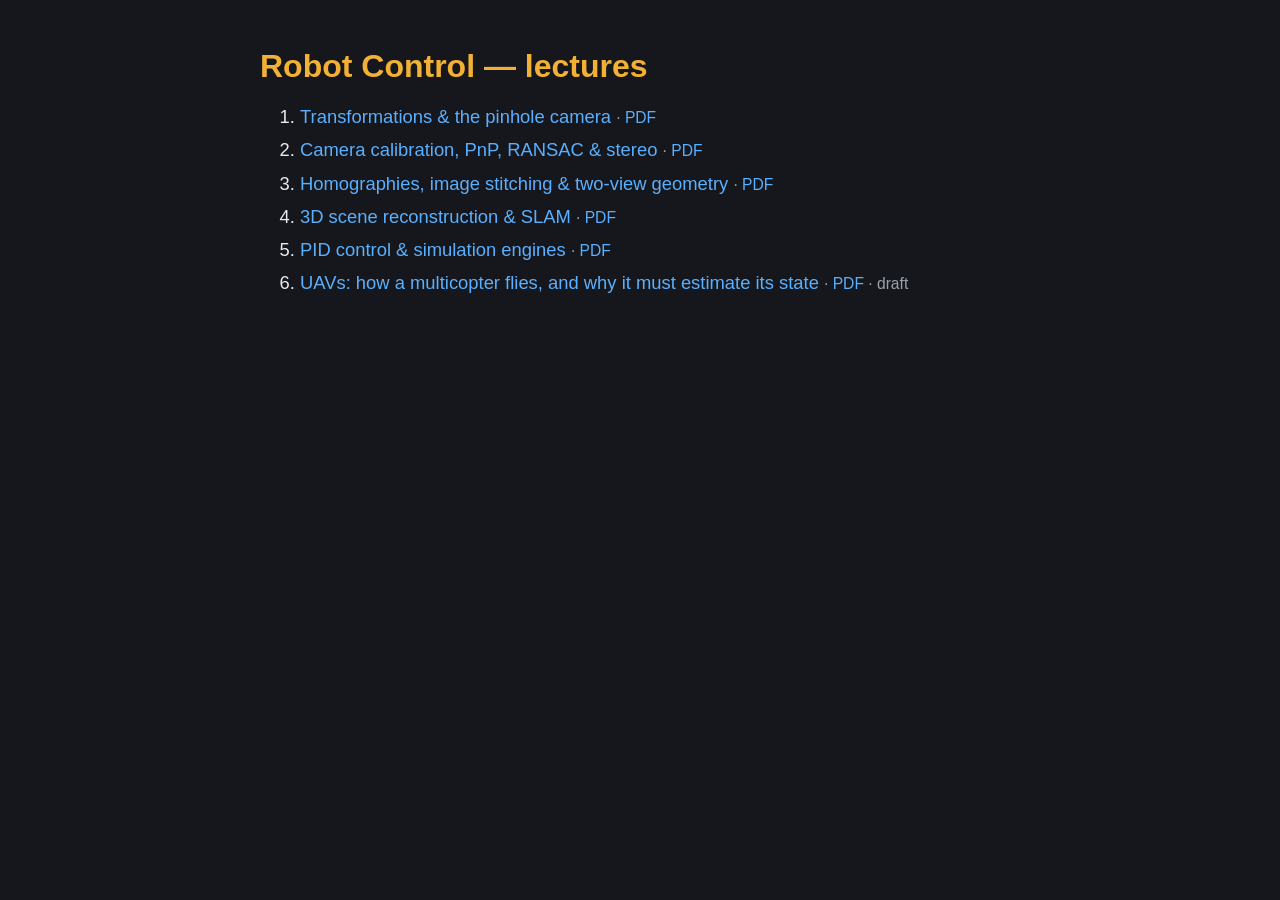
<file: docs/slides/index.html>
<!doctype html>
<html lang="en">
<head>
<meta charset="utf-8"><meta name="viewport" content="width=device-width, initial-scale=1">
<title>Robot Control Lectures</title>
<style>
  :root { --bg:#15171c; --fg:#e7e9ee; --dim:#9aa1ae; --accent:#f2b134; --blue:#5ab0ff; }
  body { background:var(--bg); color:var(--fg); font-family:Inter,"Segoe UI",Arial,sans-serif; max-width:760px; margin:3em auto; padding:0 16px; }
  h1 { color:var(--accent); font-weight:600; }
  a { color:var(--blue); text-decoration:none; }
  li { margin:0.6em 0; font-size:1.15em; }
  .dim { color:var(--dim); font-size:0.85em; }
</style>
</head>
<body>
<h1>Robot Control — lectures</h1>
<ol>
  <li><a href="lectures/01-transformations-camera/">Transformations &amp; the pinhole camera</a> <span class="dim">· <a href="pdf/01-transformations-camera.pdf">PDF</a></span></li>
  <li><a href="lectures/02-calibration-stereo/">Camera calibration, PnP, RANSAC &amp; stereo</a> <span class="dim">· <a href="pdf/02-calibration-stereo.pdf">PDF</a></span></li>
  <li><a href="lectures/03-stitching-epipolar/">Homographies, image stitching &amp; two-view geometry</a> <span class="dim">· <a href="pdf/03-stitching-epipolar.pdf">PDF</a></span></li>
  <li><a href="lectures/04-3d-scene-reconstruction-and-slam/">3D scene reconstruction &amp; SLAM</a> <span class="dim">· <a href="pdf/04-3d-scene-reconstruction-and-slam.pdf">PDF</a></span></li>
  <li><a href="lectures/05-pid-control-and-simulation-engines/">PID control &amp; simulation engines</a> <span class="dim">· <a href="pdf/05-pid-control-and-simulation-engines.pdf">PDF</a></span></li>
  <li value="6"><a href="lectures/06-uavs/">UAVs: how a multicopter flies, and why it must estimate its state</a> <span class="dim">· <a href="pdf/06-uavs.pdf">PDF</a> · draft</span></li>
</ol>
</body>
</html>
</file>
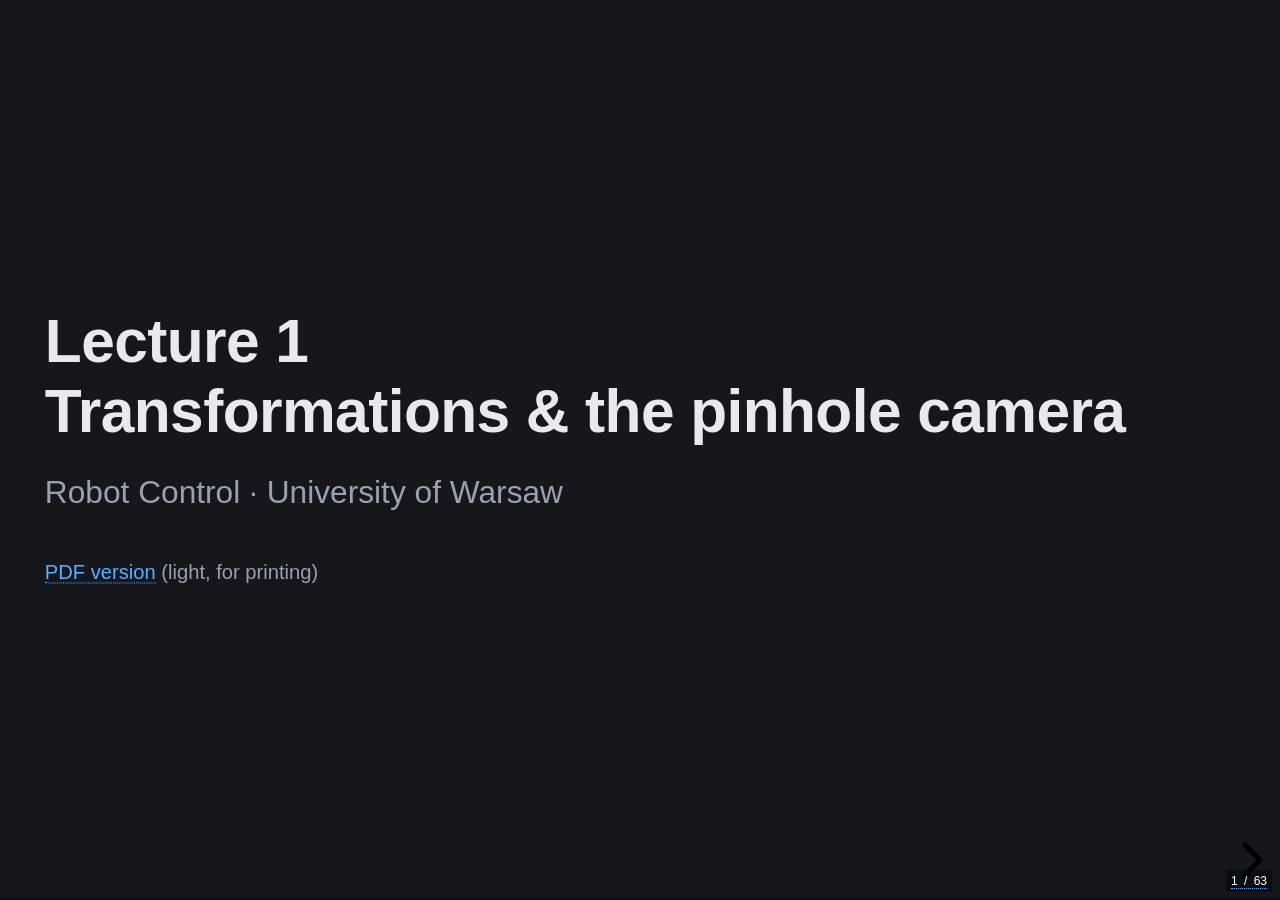
<file: docs/slides/lectures/01-transformations-camera/index.html>
<!doctype html>
<html lang="en">
<head>
  <meta charset="utf-8">
  <meta name="viewport" content="width=device-width, initial-scale=1">
  <title>Lecture 1: Transformations & Pinhole Camera</title>
  <link rel="stylesheet" href="../../vendor/reveal/reset.css">
  <link rel="stylesheet" href="../../vendor/reveal/reveal.css">
  <link rel="stylesheet" href="../../vendor/katex/katex.min.css">
  <link rel="stylesheet" href="../../shared/deck.css">
  <script src="../../vendor/katex/katex.min.js"></script>
  <script src="../../vendor/katex/contrib/auto-render.min.js"></script>
  <script type="importmap">{ "imports": { "three": "../../vendor/three/three.module.js" } }</script>
</head>
<body>
<div class="reveal"><div class="slides">

<!-- ============================================================ -->
<section class="title-slide">
  <h1>Lecture 1<br>Transformations &amp; the pinhole camera</h1>
  <p class="subtitle">Robot Control · University of Warsaw</p>
  <p class="small interactive-only" style="margin-top:1.5em"><a href="../../pdf/01-transformations-camera.pdf">PDF version</a> (light, for printing)</p>
</section>

<section>
  <h2>Course logistics</h2>
  <div class="cols" style="grid-template-columns:1.1fr 1fr; font-size:0.7em; gap:1em">
    <div class="box">
      <h3>Communication: Slack</h3>
      <div style="display:flex; gap:1em; align-items:center">
        <img src="../../assets/slack-qr.svg" alt="QR code: invitation to the course Slack workspace" style="width:250px; height:250px; padding:10px; background:#fff; border-radius:6px; margin:0; flex:none">
        <div style="line-height:1.4">Announcements and questions are on Slack: scan the code to join the workspace.
          <div class="small" style="margin-top:0.4em"><a href="https://join.slack.com/t/machinelearni-cyi1366/shared_invite/zt-4bfetiimd-_c5V85nhi5TKr7sQVEOxOg">invitation link</a></div></div>
      </div>
    </div>
    <div>
      <div class="box">
        <h3>Lab materials</h3>
        <a href="https://mim-ml-teaching.github.io/public-rc-2026-27/">mim-ml-teaching.github.io/public-rc-2026-27</a>
      </div>
      <div class="box" style="margin-top:0.6em">
        <h3>Homework submissions</h3>
        Moodle
      </div>
    </div>
  </div>
</section>

<section>
  <h2>Grading</h2>
  <div class="cols">
    <div>
      <h3>Two parts — pass both</h3>
      <ul>
        <li>pen &amp; paper exam (theory): <b>30%</b></li>
        <li>oral exam: <b>70%</b></li>
      </ul>
      <p class="small" style="font-size:0.75em">Passing a part = at least 50% of its points (the threshold may be adjusted down).</p>
      <h3 style="margin-top:0.7em">Homework</h3>
      <ul class="small" style="font-size:0.75em">
        <li>3 assignments, presented and defended during the oral exam</li>
        <li>you may submit during the semester to get feedback — only submissions made by the deadline are guaranteed feedback</li>
      </ul>
    </div>
    <div>
      <div class="box">
        <h3>Projects instead of homework</h3>
        <p class="small" style="font-size:0.75em">Some homework assignments can be replaced by an individually defined project (e.g. hardware deployment). The proposal must be approved by one of the lab teachers.</p>
      </div>
      <div class="box" style="margin-top:0.6em">
        <h3>Lab bonus</h3>
        <p class="small" style="font-size:0.75em">For exceptional commitment, your lab teacher can add half a grade at the end of the semester (e.g. 4+ → 5). Ask your lab teacher how the bonus is judged.</p>
        <p class="small" style="font-size:0.75em">Note: $2 + 0.5 = 2.5 \lt 3$.</p>
      </div>
    </div>
  </div>
</section>

<section>
  <h2>Today we mathematically model</h2>
  <div class="cols">
    <div>
      <h3>Moving things around</h3>
      <div data-widget="teaser" data-config='{"mode":"grasp","width":540,"height":360}'></div>
    </div>
    <div>
      <h3>Taking a picture</h3>
      <div data-widget="teaser" data-config='{"mode":"pixel","width":540,"height":360}'></div>
    </div>
  </div>
</section>

<section>
  <h2>Today we mathematically model: the plan</h2>
  <div class="cols">
    <div>
      <h3>Moving things around</h3>
      <ul>
        <li>2D image transformations as matrices</li>
        <li>homogeneous coordinates</li>
        <li>rigid motion in 3D: $SO(3)$, $SE(3)$</li>
        <li>how to represent a rotation</li>
      </ul>
    </div>
    <div>
      <h3>Taking a picture</h3>
      <ul>
        <li>pinhole camera: 3D point → pixel</li>
        <li>pixel → ray in 3D</li>
        <li>vanishing points</li>
        <li>lens distortion</li>
      </ul>
    </div>
  </div>
  <div class="takeaway">Goal: be able to do these computations <b>by hand</b> (lab sessions &amp; exam) and in code.</div>
  <p class="small" style="margin-top:1em">Further reading: <a href="https://fpcv.cs.columbia.edu/">First Principles of Computer Vision</a> (S. Nayar) — Imaging → Image formation;
    Szeliski, <a href="https://szeliski.org/Book/">Computer Vision: Algorithms and Applications</a>, ch. 2.</p>
</section>

<!-- ============================================================ -->
<section class="section-slide">
  <div class="num">Part 1</div>
  <h1>2D image transformations</h1>
</section>

<section>
  <h2>An image is a function</h2>
  <p>$f : \mathbb{R}^2 \to \mathbb{R}^3,\ (x, y) \mapsto (r, g, b)$. &nbsp;Pixel coordinates: origin top-left, $x$ right, $y$ <b>down</b>.</p>
  <p style="margin-top:0.5em"><b>Photometric</b>: change the values, $\;g(x) = h\big(f(x)\big)$, &nbsp;<span class="small">$h:\mathbb{R}^3\to\mathbb{R}^3$ acts on colours, e.g. brightness $h(c) = 1.4\,c$</span></p>
  <div data-widget="imgops" data-config='{"group":"photometric","ops":["original","brightness +40%","contrast −50%","greyscale","hue shift","blur","noise"],"tile":[150,112]}'></div>
  <p style="margin-top:0.4em"><b>Geometric</b>: transform the domain, $\;g(x) = f\big(T^{-1}(x)\big)$, &nbsp;<span class="small">$T:\mathbb{R}^2\to\mathbb{R}^2$ moves pixel positions, e.g. horizontal&nbsp;flip $T(x, y) = (W - x,\ y)$</span></p>
  <div data-widget="imgops" data-config='{"group":"geometric","tile":[150,112]}'></div>
</section>

<section>
  <h2>Why $T^{-1}$?</h2>
  <div style="display:flex; gap:1em; align-items:flex-start">
    <div data-widget="fwdbwd" data-config='{"scale":1.5,"angle":20}'></div>
    <div style="font-size:0.72em">
      <p>To colour output pixel $x$ we ask: <em>where did it come from?</em></p>
      <p>$$g(x) = f\big(T^{-1}(x)\big)$$</p>
      <p class="small">This is <b>backward warping</b>; we come back to it for image stitching in lecture 3.</p>
      <p class="small">$T^{-1}(x)$ is rarely an integer pixel: we need <b>interpolation</b> (nearest neighbour here).</p>
    </div>
  </div>
</section>

<section>
  <h2>Linear maps: $2\times2$ matrices</h2>
  <div data-widget="warp2d" data-config='{"origin":"topleft","linearOnly":true,"presets":["identity","flip","mirror","scale","skew","rotate"],"preset":"flip","width":560,"height":330}'></div>
  <div style="display:flex; gap:1.5em; align-items:center; margin-top:0.3em">
    <div style="font-size:0.8em">$\begin{bmatrix}x_2\\y_2\end{bmatrix} = \begin{bmatrix}a_{11}&a_{12}\\a_{21}&a_{22}\end{bmatrix}\begin{bmatrix}x_1\\y_1\end{bmatrix}$</div>
    <ul class="small" style="font-size:0.7em; margin:0">
      <li>the columns are the images of <span class="red">$e_1$</span> and <span class="green">$e_2$</span></li>
      <li>origin ↦ origin; lines ↦ lines, parallel lines stay parallel</li>
      <li>composition = matrix product: $T_{31} = T_{32}\,T_{21}$</li>
    </ul>
  </div>
</section>

<section>
  <h2>Lines stay lines, parallel lines stay parallel</h2>
  <div data-widget="lines2d" data-config='{"width":600,"height":420,"autoplay":true,"modes":["linear"]}'></div>
  <p class="small">Why: $\;M(p + t\,d) = Mp + t\,(Md)$ — the line through $p$ with direction $d$ becomes the line through $Mp$ with direction $Md$. Parallel lines share $d$, so their images share $Md$.</p>
</section>

<section>
  <h2>Translation is not linear</h2>
  <div class="cols">
    <div>
      <p>$$x_2 = x_1 + t_x, \qquad y_2 = y_1 + t_y$$</p>
      <div class="question">Which $2\times2$ matrix does this?</div>
      <p class="fragment">None: every linear map sends $0 \mapsto 0$.</p>
      <p class="fragment">Trick: go one dimension up.
        $$\begin{bmatrix}x_2\\y_2\\1\end{bmatrix} = \begin{bmatrix}1&0&t_x\\0&1&t_y\\0&0&1\end{bmatrix}\begin{bmatrix}x_1\\y_1\\1\end{bmatrix}$$</p>
    </div>
    <div class="fragment">
      <div class="box">
        <h3>Advantage</h3>
        <p class="small" style="font-size:0.75em">One representation for everything: rotation, scaling, translation and projection all become matrix products, and a chain of them collapses into one matrix.</p>
      </div>
    </div>
  </div>
</section>

<section>
  <h2>Homogeneous coordinates</h2>
  <div class="cols" style="grid-template-columns: auto 1fr">
    <div data-widget="homog" data-config='{"width":560,"height":420,"view":"top","lambda":1}'></div>
    <div>
      <p>A 2D point $p = (x, y)$ is represented by any
        $$\tilde p = (\tilde x, \tilde y, \tilde z), \quad \tilde z \neq 0$$
        with $x = \tilde x / \tilde z,\ y = \tilde y / \tilde z$.</p>
      <p>$$\begin{bmatrix}x\\y\\1\end{bmatrix} \equiv \begin{bmatrix}\lambda x\\ \lambda y\\ \lambda\end{bmatrix}$$</p>
      <p class="small">A point = a ray through the origin.<br>Its intersection with the plane $\tilde z = 1$ is the ordinary point.</p>
    </div>
  </div>
</section>

<section>
  <h2>Translation in 2D is a linear map in 3D</h2>
  <div class="cols" style="grid-template-columns: auto 1fr">
    <div data-widget="shear3d" data-config='{"width":620,"height":440,"autoplay":true,"view":"top"}'></div>
    <div>
      <p class="small" style="font-size:0.75em">The $3\times3$ translation matrix is a <b>shear</b> of 3D space:</p>
      <p class="small" style="font-size:0.7em">$$(\tilde x, \tilde y, \tilde z) \mapsto (\tilde x + t_x \tilde z,\ \tilde y + t_y \tilde z,\ \tilde z)$$</p>
      <ul class="small" style="font-size:0.72em">
        <li>linear: origin fixed, lines stay lines</li>
        <li>plane $\tilde z = 0$ does not move</li>
        <li>plane $\tilde z = 1$ (our image) slides by $(t_x, t_y)$</li>
      </ul>
    </div>
  </div>
</section>

<section>
  <h2>Match the matrices</h2>
  <div class="cols" style="font-size:0.85em">
    <div>A: $\begin{bmatrix}s_x&0&0\\0&s_y&0\\0&0&1\end{bmatrix}$ <span class="fragment accent" data-fragment-index="1">scaling</span></div>
    <div>B: $\begin{bmatrix}1&m&0\\0&1&0\\0&0&1\end{bmatrix}$ <span class="fragment accent" data-fragment-index="1">skew (shear)</span></div>
    <div>C: $\begin{bmatrix}1&0&t_x\\0&1&t_y\\0&0&1\end{bmatrix}$ <span class="fragment accent" data-fragment-index="1">translation</span></div>
    <div>D: $\begin{bmatrix}\cos\theta&-\sin\theta&0\\\sin\theta&\cos\theta&0\\0&0&1\end{bmatrix}$ <span class="fragment accent" data-fragment-index="1">rotation</span></div>
  </div>
  <p class="small" style="margin-top:1.2em">Options: rotation · scaling · translation · skew.</p>
</section>

<section>
  <h2>Order matters</h2>
  <div data-widget="order2d" data-config='{"width":470,"height":330,"autoplay":true}'></div>
  <div class="cols" style="margin-top:0.3em; font-size:0.8em">
    <p>$TR = \begin{bmatrix}R_{2\times2} & t\\ 0 & 1\end{bmatrix}$ &nbsp; vs &nbsp; $RT = \begin{bmatrix}R_{2\times2} & R_{2\times2}\,t\\ 0 & 1\end{bmatrix}$</p>
    <p class="small">In general $TR \neq RT$. The matrix closest to $p$ acts <b>first</b>; in $RT$ the translation vector itself gets rotated.</p>
  </div>
</section>

<section>
  <h2>A hierarchy of 2D transformations</h2>
  <table>
    <tr><th>Transformation</th><th>$3\times3$ matrix representation</th><th>DoF</th><th>Preserves</th></tr>
    <tr><td>translation</td><td>$\begin{bmatrix}I & t\\ 0^\top & 1\end{bmatrix}$</td><td>2</td><td>orientation + everything below</td></tr>
    <tr><td>rigid (Euclidean)</td><td>$\begin{bmatrix}R & t\\ 0^\top & 1\end{bmatrix}$</td><td>3</td><td>lengths</td></tr>
    <tr><td>similarity</td><td>$\begin{bmatrix}sR & t\\ 0^\top & 1\end{bmatrix}$</td><td>4</td><td>angles, ratios of lengths</td></tr>
    <tr><td>affine</td><td>$\begin{bmatrix}A & t\\ 0^\top & 1\end{bmatrix}$</td><td>6</td><td>parallelism, ratios of areas</td></tr>
    <tr class="fragment"><td><span style="color:var(--purple)">projective (homography)</span></td><td>$\begin{bmatrix}h_{11}&h_{12}&h_{13}\\h_{21}&h_{22}&h_{23}\\h_{31}&h_{32}&h_{33}\end{bmatrix}$</td><td>8</td><td>straight lines</td></tr>
  </table>
  <p class="small">Each row contains the ones above it. Homography: 9 entries but defined only up to scale ($H \equiv kH$), hence 8 DoF. We use it for image stitching in lecture 3.</p>
</section>

<section class="optional">
  <h2>Beyond affine: projective and non-linear maps <span class="optional-badge">optional</span></h2>
  <div data-widget="lines2d" data-config='{"width":600,"height":420,"autoplay":true,"mode":"projective"}'></div>
  <p class="small">Projective: lines stay lines, but parallel lines may meet. Non-linear: lines bend, and no matrix describes the map.</p>
</section>

<section>
  <h2>Playground</h2>
  <div data-widget="warp2d" data-config='{"origin":"center","preset":"affine","width":700,"height":470}'></div>
</section>

<section>
  <h2>Exercise: reach the goal</h2>
  <div data-widget="warp2d" data-config='{"origin": "topleft", "width": 640, "height": 440, "tasks": [{"title": "Rotate the image by 90° about its centre (160, 120).", "goal": [0, -1, 280, 1, 0, -40, 0, 0, 1]}, {"title": "Send corners 1–4 to the marked points.", "corners": [[60, 40], [380, 40], [500, 280], [180, 280]]}, {"title": "Mirror the image left–right so that it stays in place.", "goal": [-1, 0, 320, 0, 1, 0, 0, 0, 1]}]}'></div>
</section>

<!-- ============================================================ -->
<section class="section-slide">
  <div class="num">Part 2</div>
  <h1>Rigid body motion in 3D</h1>
</section>

<section>
  <h2>Moving a rigid object</h2>
  <p class="small" style="font-size:0.75em; margin-top:0">A robot moves a grasped object. The motion is a map $g : \mathbb{R}^3 \to \mathbb{R}^3$ applied to <b>all</b> points of the object.</p>
  <div data-widget="rigid3d" data-config='{"width":560,"height":330}'></div>
  <div class="question" style="font-size:0.8em">Which mathematical property says "the object does not bend"?
    <span>→ distances are preserved, $\|g(p) - g(q)\| = \|p - q\|$ for all $p, q$: an <b>isometry</b>.</span></div>
  <div class="question" style="font-size:0.8em">Is every isometry a motion we can perform with a real object?</div>
</section>

<section>
  <h2>A mirror image is also an isometry</h2>
  <div data-widget="rot3d" data-config='{"mode":"mirror","width":600,"height":360}'></div>
  <ul style="font-size:0.78em; margin-top:0.4em">
    <li>A reflection, e.g. $g(x) = \mathrm{diag}(-1, 1, 1)\,x$, preserves all distances — but <b>no rotation undoes it</b>: it turns a right-handed frame into a left-handed one.</li>
    <li>A real object can only be rotated and translated, so rigid motions must also preserve <b>orientation</b> (handedness). Next slide: this is exactly $\det A = +1$.</li>
  </ul>
</section>

<section>
  <h2>From "preserves distances" to $R x + t$</h2>
  <ol>
    <li><b>Mazur–Ulam</b>: every (surjective) isometry of $\mathbb{R}^n$ is affine: $g(x) = A x + t$.</li>
    <li class="fragment">$A$ preserves lengths, hence dot products (polarisation):
      $\langle Ax, Ay\rangle = \langle x, y\rangle \;\Rightarrow\; A^\top A = I$, &nbsp; $A$ is <b>orthogonal</b>.</li>
    <li class="fragment">$\det(A^\top A) = \det(A)^2 = 1 \;\Rightarrow\; \det A = \pm 1$.
      <ul class="small" style="font-size:0.8em">
        <li>$\det A = +1$: rotation &nbsp;·&nbsp; $\det A = -1$: rotation composed with a reflection</li>
      </ul>
    </li>
    <li class="fragment">Excluding reflections: $A \in SO(3) = \{R \in \mathbb{R}^{3\times3} : R^\top R = I,\ \det R = 1\}$</li>
  </ol>
  <div class="takeaway fragment">Rigid motion $=$ rotation $+$ translation: $\quad g(x) = R x + t, \quad R \in SO(3)$</div>
</section>

<section class="optional">
  <h2>From "preserves distances" to $R x + t$: why <span class="optional-badge">optional</span></h2>
  <ol style="font-size:0.88em">
    <li><b>Isometries are affine</b> (Mazur–Ulam): every surjective isometry of $\mathbb{R}^n$ is $g(x) = A x + t$.
      <div class="small" style="font-size:0.78em; line-height:1.35; margin:0.15em 0 0.55em">Idea: the midpoint of $p, q$ is the only point at distance $\tfrac12\|p - q\|$ from both, so $g$ maps midpoints to midpoints; with continuity this forces $g$ to be affine. Here $t = g(0)$ is where the origin goes and $A x = g(x) - g(0)$.</div></li>
    <li><b>$A$ preserves lengths</b>: $\|Ax\| = \|g(x) - g(0)\| = \|x - 0\| = \|x\|$.
      <div class="small" style="font-size:0.78em; line-height:1.35; margin:0.15em 0 0.55em">Lengths determine dot products (polarisation): $\langle x, y\rangle = \tfrac12\left(\|x + y\|^2 - \|x\|^2 - \|y\|^2\right)$. Hence $\langle Ax, Ay\rangle = \langle x, y\rangle$, i.e. $x^\top A^\top A\, y = x^\top y$ for all $x, y$, so $A^\top A = I$: $A$ is <b>orthogonal</b> (its columns are orthonormal).</div></li>
    <li><b>Only two values of $\det A$</b>: $\det(A^\top A) = \det(A)^2 = \det I = 1 \;\Rightarrow\; \det A = \pm 1$.
      <div class="small" style="font-size:0.78em; line-height:1.35; margin:0.15em 0 0.55em">$\det A = +1$: rotation &nbsp;·&nbsp; $\det A = -1$: rotation composed with a reflection, like the mirror image two slides back.</div></li>
    <li><b>A real object cannot be mirrored</b>, so $\det A = +1$: &nbsp;$A \in SO(3) = \{R \in \mathbb{R}^{3\times3} : R^\top R = I,\ \det R = 1\}$.</li>
  </ol>
  <div class="takeaway">Rigid motion $=$ rotation $+$ translation: $\quad g(x) = R x + t, \quad R \in SO(3)$</div>
</section>

<section>
  <h2>What the columns of $R$ mean</h2>
  <div class="cols">
    <div>
      <p>$$R = \begin{bmatrix} | & | & | \\ r_1 & r_2 & r_3 \\ | & | & | \end{bmatrix}, \qquad r_i = R\, e_i$$</p>
      <ul>
        <li>column $i$ = where the $i$-th axis goes</li>
        <li>columns are orthonormal: $r_i^\top r_j = \delta_{ij}$</li>
        <li>right-handed: $r_1 \times r_2 = r_3$</li>
      </ul>
    </div>
    <div class="box">
      <h3>Two readings of $p_W = R\,p_B$</h3>
      <p class="small" style="font-size:0.72em"><b>Active</b>: rotate point $p$ by $R$ (same frame).</p>
      <p class="small" style="font-size:0.72em"><b>Passive</b>: $r_1, r_2, r_3$ are the axes of a body frame $B$ written in the world frame $W$; $R$ converts coordinates from $B$ to $W$.</p>
      <p class="small" style="font-size:0.72em">Same matrix, two stories. Always write down which frame a vector lives in.</p>
    </div>
  </div>
  <p class="small">Properties of $SO(3)$: closed under products, $R^{-1} = R^\top \in SO(3)$, products do <b>not</b> commute.</p>
</section>

<section class="optional">
  <h2>Rotations about the coordinate axes <span class="optional-badge">optional</span></h2>
  <div class="cols" style="grid-template-columns: auto 1fr">
    <div data-widget="rot3d" data-config='{"mode":"elementary","axis":"z","width":560,"height":400}'></div>
    <div style="font-size:0.72em">
      $$R_x(\theta) = \begin{bmatrix}1&0&0\\0&\cos\theta&-\sin\theta\\0&\sin\theta&\cos\theta\end{bmatrix}$$
      $$R_y(\theta) = \begin{bmatrix}\cos\theta&0&\sin\theta\\0&1&0\\-\sin\theta&0&\cos\theta\end{bmatrix}$$
      $$R_z(\theta) = \begin{bmatrix}\cos\theta&-\sin\theta&0\\\sin\theta&\cos\theta&0\\0&0&1\end{bmatrix}$$
      <p class="small">$R_y$ looks "flipped": the cyclic order is $x \to y \to z \to x$, so for $R_y$ the plane is $(z, x)$.</p>
    </div>
  </div>
</section>

<section class="optional">
  <h2>3D rotations do not commute <span class="optional-badge">optional</span></h2>
  <div data-widget="rot3d" data-config='{"mode":"noncommute","width":620,"height":420,"autoplay":true}'></div>
</section>

<section>
  <h2>Homogeneous form: $SE(3)$</h2>
  <div class="cols">
    <div>
      <p>$$T = \begin{bmatrix} R & t \\ 0^\top & 1 \end{bmatrix} \in SE(3), \qquad \begin{bmatrix} x' \\ 1 \end{bmatrix} = T \begin{bmatrix} x \\ 1 \end{bmatrix}$$</p>
      <ul>
        <li>composition: $T_2 T_1 = \begin{bmatrix} R_2 R_1 & R_2 t_1 + t_2 \\ 0^\top & 1 \end{bmatrix}$</li>
        <li>inverse: $T^{-1} = \begin{bmatrix} R^\top & -R^\top t \\ 0^\top & 1 \end{bmatrix}$ <span class="small">(not $-t$!)</span></li>
        <li>6 degrees of freedom: 3 rotation + 3 translation</li>
      </ul>
    </div>
    <div class="box key">
      <h3>Notation used in this course</h3>
      <p class="small" style="font-size:0.75em">${}^{A}T_{B}$ maps coordinates in frame $B$ to coordinates in frame $A$:</p>
      <p class="small" style="font-size:0.75em">$${}^{A}p = {}^{A}T_{B}\;{}^{B}p$$</p>
      <p class="small" style="font-size:0.75em">Chains cancel like fractions:</p>
      <p class="small" style="font-size:0.75em">$${}^{W}T_{C} = {}^{W}T_{R}\;{}^{R}T_{C}$$</p>
      <p class="small" style="font-size:0.7em">world ← robot ← camera: the camera pose of lecture 2.</p>
    </div>
  </div>
</section>

<!-- ============================================================ -->
<section class="section-slide">
  <div class="num">Part 3</div>
  <h1>Representing rotations</h1>
</section>

<section>
  <h2>How many numbers?</h2>
  <ul>
    <li>$R$ has 9 entries</li>
    <li>$R^\top R = I$ gives 6 independent constraints: 3 unit lengths + 3 orthogonality</li>
    <li><b>3 degrees of freedom</b></li>
  </ul>
  <p class="fragment">Every 3-number description has a singularity somewhere: no parametrisation of $SO(3)$ by 3 numbers is smooth and one-to-one everywhere.
    That is why we have several representations, each good for something.</p>
  <table class="fragment">
    <tr><th>representation</th><th>numbers</th><th>good for</th><th>watch out</th></tr>
    <tr><td>rotation matrix</td><td>9</td><td>applying and composing</td><td>redundant; drifts off $SO(3)$ numerically</td></tr>
    <tr><td>Euler angles</td><td>3</td><td>humans, joint angles, UIs</td><td>12 conventions, gimbal lock, bad interpolation</td></tr>
    <tr><td>axis–angle / rotation vector</td><td>4 / 3</td><td>geometry, OpenCV <code>rvec</code>, small rotations</td><td>axis undefined at $\theta=0$; composition not simple</td></tr>
    <tr><td>unit quaternion</td><td>4</td><td>composing, interpolating, filtering</td><td>$q$ and $-q$ are the same rotation</td></tr>
  </table>
</section>

<section>
  <h2>Euler angles</h2>
  <div class="cols">
    <div>
      <p>Three successive rotations about coordinate axes. The robotics / aerospace convention <b>ZYX</b> (yaw–pitch–roll):</p>
      <p>$$R = R_z(\psi)\, R_y(\theta)\, R_x(\varphi)$$</p>
      <ul class="small" style="font-size:0.75em">
        <li><b>intrinsic</b> reading: yaw about $z$, then pitch about the <em>new</em> $y'$, then roll about $x''$</li>
        <li><b>extrinsic</b> reading of the same product: roll about world $x$, then pitch about world $y$, then yaw about world $z$</li>
        <li>other conventions: ZYZ, XYZ, ... — 12 in total; always check which one a library uses</li>
      </ul>
    </div>
    <div class="box">
      <h3>From $R$ back to angles (ZYX)</h3>
      <p class="small" style="font-size:0.75em">$$\theta = -\arcsin r_{31}$$
      $$\psi = \operatorname{atan2}(r_{21}, r_{11}), \quad \varphi = \operatorname{atan2}(r_{32}, r_{33})$$</p>
      <p class="small" style="font-size:0.72em">Breaks down when $\cos\theta = 0$ …</p>
    </div>
  </div>
</section>

<section class="optional">
  <h2>Gimbal lock <span class="optional-badge">optional</span></h2>
  <div data-widget="rot3d" data-config='{"mode":"euler","width":500,"height":300,"pitch":20}'></div>
  <div class="cols" style="margin-top:0.3em; font-size:0.66em; gap:1em">
    <div>
      <p><b>What it is.</b> At pitch $\theta = \pm 90^\circ$ the roll axis $x''$ lines up with the yaw axis $z$: the first and the last rotation turn about the <b>same axis</b> (two gimbal rings lie in one plane).</p>
      <p>Not a property of the rotation, but of the <b>parametrisation</b>: every description of $SO(3)$ by 3 numbers has such singular points.</p>
    </div>
    <div>
      <p><b>Mathematical consequences</b> at the singularity:</p>
      <ul style="margin-top:0">
        <li>$R$ depends only on $\varphi - \psi$: the map $(\psi, \theta, \varphi) \mapsto R$ loses rank (its Jacobian has rank 2) — one rotation direction cannot be reached by small changes of the angles</li>
        <li>the inverse is not unique: infinitely many $(\psi, \varphi)$ give the same $R$; the atan2 formulas break down ($\cos\theta = 0$)</li>
        <li>near it, angle rates blow up: $\dot\psi = \dfrac{\omega_y \sin\varphi + \omega_z \cos\varphi}{\cos\theta}$ ($\omega$: angular velocity in the body frame) — a small rotation needs huge angle changes</li>
      </ul>
    </div>
  </div>
</section>

<section class="optional">
  <h2>Gimbal lock: the algebra <span class="optional-badge">optional</span></h2>
  <p>At $\theta = 90^\circ$, $R_y(90^\circ) = \begin{bmatrix}0&0&1\\0&1&0\\-1&0&0\end{bmatrix}$ and</p>
  <p>$$R_z(\psi)\,R_y(90^\circ)\,R_x(\varphi) = \begin{bmatrix} 0 & \sin(\varphi-\psi) & \cos(\varphi-\psi) \\ 0 & \cos(\varphi-\psi) & -\sin(\varphi-\psi) \\ -1 & 0 & 0 \end{bmatrix}$$</p>
  <ul>
    <li>only $\varphi - \psi$ matters: one degree of freedom is lost</li>
    <li>near the singularity small changes of $R$ need huge changes of $\psi, \varphi$ — a problem for controllers and filters</li>
  </ul>
  <div class="takeaway">Euler angles are fine for <em>displaying</em> an orientation, not for computing with it.</div>
</section>

<section>
  <h2>Axis–angle</h2>
  <div class="cols">
    <div>
      <div class="box key">
        <p><b>Euler's rotation theorem.</b> Every rotation of $\mathbb{R}^3$ is a rotation by an angle $\theta$ about a fixed axis $k$ through the origin ($\|k\| = 1$).</p>
      </div>
      <ul>
        <li>axis + angle: 4 numbers with $\|k\|=1$ → 3 DoF</li>
        <li><b>rotation vector</b> $\omega = \theta k$: 3 numbers, $\theta = \|\omega\|$</li>
        <li>this is what OpenCV calls <code>rvec</code> (<code>cv2.Rodrigues</code>)</li>
      </ul>
    </div>
    <div>
      <h3>Why is there an axis?</h3>
      <p class="small" style="font-size:0.75em">The axis is a vector that $R$ does not move: $Rk = k$, i.e. $1$ is an eigenvalue of $R$.</p>
      <p class="small" style="font-size:0.75em">
        $$\begin{aligned}
        \det(R - I) &= \det(R^\top)\det(R - I) = \det(I - R^\top) \\
        &= \det\big((I - R)^\top\big) = \det(I - R) \\
        &= (-1)^3 \det(R - I)
        \end{aligned}$$
        hence $\det(R - I) = 0$.</p>
      <p class="small" style="font-size:0.72em">Uses $\det R = 1$ and $n = 3$ odd.</p>
    </div>
  </div>
</section>

<section>
  <h2>Euler's theorem, visually</h2>
  <div data-widget="rot3d" data-config='{"mode":"oneaxis","width":620,"height":380,"autoplay":true}'></div>
  <p class="small">Three rotations about the coordinate axes, one after another (left), end in exactly the same pose as <b>one</b> rotation by $\theta$ about a single axis $k$ (right). This holds for any product of rotations.</p>
</section>

<section class="optional">
  <h2>From a matrix to axis–angle <span class="optional-badge">optional</span></h2>
  <div class="cols">
    <div>
      <p><b>Angle</b> from the trace (the trace does not depend on the basis):</p>
      <p>$$\operatorname{tr} R = 1 + 2\cos\theta$$</p>
      <p><b>Axis</b> from the antisymmetric part:</p>
      <p>$$\frac{R - R^\top}{2} = \sin\theta\,[k]_\times$$</p>
      <p class="small">where $[k]_\times = \begin{bmatrix}0&-k_3&k_2\\k_3&0&-k_1\\-k_2&k_1&0\end{bmatrix}$, &nbsp; $[k]_\times v = k \times v$.</p>
    </div>
    <div class="box">
      <h3>Special cases</h3>
      <ul class="small" style="font-size:0.72em">
        <li>$\theta = 0$: any axis works</li>
        <li>$\theta = \pi$: $\sin\theta = 0$; read $k$ from $\tfrac{1}{2}(R + I) = k k^\top$</li>
        <li>$(k, \theta)$ and $(-k, -\theta)$ are the same rotation</li>
      </ul>
    </div>
  </div>
</section>

<section class="optional">
  <h2>From axis–angle to a matrix: Rodrigues' formula <span class="optional-badge">optional</span></h2>
  <div class="cols">
    <div>
      <svg viewBox="0 0 330 280" style="width:100%; max-height:430px">
        <defs><marker id="ah" viewBox="0 0 10 10" refX="9" refY="5" markerWidth="7" markerHeight="7" orient="auto-start-reverse"><path d="M0,0 L10,5 L0,10 z" fill="context-stroke"/></marker></defs>
        <ellipse cx="150" cy="120" rx="115" ry="36" fill="none" stroke="#3a3f4b" stroke-width="1.5"/>
        <line x1="150" y1="250" x2="150" y2="30" stroke="#b28dff" stroke-width="2.5" marker-end="url(#ah)"/>
        <text x="158" y="40" fill="#b28dff" font-style="italic" font-size="18">k</text>
        <line x1="150" y1="250" x2="150" y2="120" stroke="#9aa1ae" stroke-width="2" stroke-dasharray="5 4"/>
        <text x="92" y="200" fill="#9aa1ae" font-size="15" font-style="italic">k(k·v)</text>
        <line x1="150" y1="120" x2="265" y2="120" stroke="#9aa1ae" stroke-width="2" marker-end="url(#ah)"/>
        <text x="205" y="112" fill="#9aa1ae" font-size="15" font-style="italic">v<tspan baseline-shift="sub" font-size="11">⊥</tspan></text>
        <line x1="150" y1="120" x2="150" y2="156" stroke="#5fd38d" stroke-width="2" marker-end="url(#ah)"/>
        <text x="88" y="160" fill="#5fd38d" font-size="15" font-style="italic">k × v</text>
        <line x1="150" y1="250" x2="265" y2="120" stroke="#e7e9ee" stroke-width="2.5" marker-end="url(#ah)"/>
        <text x="272" y="128" fill="#e7e9ee" font-style="italic" font-size="18">v</text>
        <line x1="150" y1="250" x2="207.5" y2="151.2" stroke="#f2b134" stroke-width="2.5" marker-end="url(#ah)"/>
        <text x="214" y="190" fill="#f2b134" font-size="16" font-style="italic">v<tspan baseline-shift="sub" font-size="11">rot</tspan></text>
        <path d="M 245 128 Q 236 140 222 146" fill="none" stroke="#f2b134" stroke-width="1.5" marker-end="url(#ah)"/>
        <text x="246" y="152" fill="#f2b134" font-size="15" font-style="italic">θ</text>
      </svg>
    </div>
    <div>
      <p class="small" style="font-size:0.78em">Split $v$ into parts parallel and perpendicular to $k$. The parallel part stays, the perpendicular part rotates in the plane spanned by $v_\perp$ and $k \times v$:</p>
      <p style="font-size:0.8em">$$v_{\text{rot}} = v\cos\theta + (k \times v)\sin\theta + k\,(k\cdot v)(1-\cos\theta)$$</p>
      <p class="small" style="font-size:0.78em">In matrix form:</p>
      <p style="font-size:0.8em">$$R = I + \sin\theta\,[k]_\times + (1-\cos\theta)\,[k]_\times^2$$</p>
    </div>
  </div>
</section>

<section class="optional">
  <h2>Exponential coordinates <span class="optional-badge">optional</span></h2>
  <div class="cols">
    <div>
      <p>Spin with constant angular velocity $\omega$ for one second: every point obeys<br>$\dot p = \omega \times p = [\omega]_\times\, p$. The solution:</p>
      <p>$$p(1) = e^{[\omega]_\times} p(0), \qquad R = e^{[\omega]_\times} = \sum_{n\ge0} \frac{[\omega]_\times^n}{n!}$$</p>
      <p class="small">With $\omega = \theta k$ and $[k]_\times^3 = -[k]_\times$ the series collapses to Rodrigues' formula.</p>
    </div>
    <div class="box">
      <h3>Why it matters</h3>
      <ul class="small" style="font-size:0.72em">
        <li>the rotation vector <em>is</em> the exponential coordinate</li>
        <li>$\omega \mapsto e^{[\omega]_\times}$ gives a local, unconstrained parametrisation around any $R_0$: $R = R_0\, e^{[\delta]_\times}$ — used by optimisers (calibration, SLAM) and Kalman filters later in the course</li>
        <li>inverse map: $\log R$ = axis–angle extraction from the previous slides</li>
      </ul>
    </div>
  </div>
</section>

<section class="optional">
  <h2>Unit quaternions <span class="optional-badge">optional</span></h2>
  <div class="cols">
    <div>
      <p>$$q = \Big(\cos\tfrac{\theta}{2},\ \sin\tfrac{\theta}{2}\, k\Big) = (w, x, y, z), \quad \|q\| = 1$$</p>
      <ul>
        <li>rotate: $\;(0, v') = q\,(0, v)\,\bar q$</li>
        <li>compose: quaternion product $q_2 q_1$ (16 multiplications vs 27 for matrices)</li>
        <li><b>double cover</b>: $q$ and $-q$ give the same rotation</li>
        <li>no singularities, smooth interpolation (slerp)</li>
      </ul>
    </div>
    <div class="box">
      <h3>Quaternion product</h3>
      <p class="small" style="font-size:0.72em">For $q_i = (w_i, u_i)$ with scalar $w_i$ and vector $u_i$:</p>
      <p class="small" style="font-size:0.72em">$$q_1 q_2 = \big(w_1 w_2 - u_1\cdot u_2,\ \ w_1 u_2 + w_2 u_1 + u_1 \times u_2\big)$$</p>
      <p class="small" style="font-size:0.72em">Half angles: rotating by $2\pi$ gives $q = -1$, which is still the identity rotation.</p>
    </div>
  </div>
</section>

<section>
  <h2>One rotation, many descriptions</h2>
  <div style="display:flex; gap:0.6em; align-items:flex-start">
    <div data-widget="rot3d" data-config='{"mode":"inspector","width":520,"height":420}'></div>
    <figure style="margin:0; width:240px; flex:none">
      <svg viewBox="0 0 210 300" style="width:240px">
        <defs><marker id="ahg" viewBox="0 0 10 10" refX="9" refY="5" markerWidth="6" markerHeight="6" orient="auto-start-reverse"><path d="M0,0 L10,5 L0,10 z" fill="context-stroke"/></marker></defs>
        <!-- flange and connector -->
        <rect x="75" y="238" width="60" height="30" rx="4" fill="#4a505c"/>
        <rect x="97" y="246" width="16" height="14" fill="#ff6b6b"/>
        <!-- palm -->
        <rect x="35" y="214" width="140" height="24" rx="3" fill="#8a93a6"/>
        <!-- fingers with pads -->
        <rect x="40" y="110" width="22" height="104" rx="2" fill="#c9ccd4"/>
        <rect x="148" y="110" width="22" height="104" rx="2" fill="#c9ccd4"/>
        <rect x="62" y="118" width="6" height="44" fill="#2d313a"/>
        <rect x="142" y="118" width="6" height="44" fill="#2d313a"/>
        <!-- closing motion -->
        <line x1="74" y1="186" x2="92" y2="186" stroke="#9aa1ae" stroke-width="2" marker-end="url(#ahg)"/>
        <line x1="136" y1="186" x2="118" y2="186" stroke="#9aa1ae" stroke-width="2" marker-end="url(#ahg)"/>
        <!-- tool frame at the palm centre -->
        <line x1="105" y1="214" x2="105" y2="62" stroke="#5ab0ff" stroke-width="3" marker-end="url(#ahg)"/>
        <line x1="105" y1="214" x2="196" y2="214" stroke="#5fd38d" stroke-width="3" marker-end="url(#ahg)"/>
        <circle cx="105" cy="214" r="7" fill="none" stroke="#ff6b6b" stroke-width="2.5"/>
        <circle cx="105" cy="214" r="2.2" fill="#ff6b6b"/>
        <text x="112" y="72" fill="#5ab0ff" font-size="17" font-style="italic">z</text>
        <text x="186" y="206" fill="#5fd38d" font-size="17" font-style="italic">y</text>
        <text x="84" y="208" fill="#ff6b6b" font-size="17" font-style="italic">x</text>
        <text x="8" y="28" fill="#5ab0ff" font-size="14.5">z: approach direction</text>
        <text x="8" y="48" fill="#5fd38d" font-size="14.5">y: closing direction</text>
        <text x="8" y="292" fill="#ff6b6b" font-size="14">x = y × z (out of the page)</text>
      </svg>
      <figcaption class="small" style="font-size:0.55em">Parallel-jaw gripper and its tool frame (the usual convention for robot end effectors).</figcaption>
    </figure>
  </div>
</section>

<section>
  <h2>Conventions in software</h2>
  <table>
    <tr><th>library</th><th>quaternion order</th><th>notes</th></tr>
    <tr><td>ROS <code>geometry_msgs/Quaternion</code></td><td>$(x, y, z, w)$</td><td>fields named explicitly</td></tr>
    <tr><td>SciPy <code>Rotation.as_quat()</code></td><td>$(x, y, z, w)$</td><td>scalar-last by default</td></tr>
    <tr><td>Eigen <code>Quaterniond(w, x, y, z)</code></td><td>constructor $(w, x, y, z)$</td><td>but <code>coeffs()</code> returns $(x, y, z, w)$</td></tr>
    <tr><td>MuJoCo</td><td>$(w, x, y, z)$</td><td></td></tr>
    <tr><td>PyBullet</td><td>$(x, y, z, w)$</td><td></td></tr>
    <tr><td>OpenCV</td><td>—</td><td>rotation vector <code>rvec</code> + <code>cv2.Rodrigues</code></td></tr>
  </table>
  <div class="takeaway">Before trusting a pose: check the order, the Euler convention, and whether a transform maps world→body or body→world.</div>
</section>

<!-- ============================================================ -->
<section class="section-slide">
  <div class="num">Part 4</div>
  <h1>The pinhole camera</h1>
</section>

<section>
  <h2>Why a pinhole?</h2>
  <div data-widget="pinhole2d" data-config='{"hole":0.06,"width":620,"height":330}'></div>
  <ul style="font-size:0.72em; margin-top:0.3em">
    <li>A bare sensor receives light from every point of the scene at every pixel: no image.</li>
    <li>Put a <b>barrier with a small hole</b> (the pinhole) in front of it: each sensor point now receives light along a single ray — a sharp image, <b>upside down</b>.</li>
    <li>Hole size trades <b>sharpness</b> for <b>brightness</b>; real cameras replace the hole with a lens (lecture 2 material).</li>
  </ul>
</section>

<section>
  <h2>The pinhole camera in 3D</h2>
  <div data-widget="camera3d" data-config='{"controls":["rays","physical"],"rays":true,"physical":true,"width":560,"height":400,"imageWidth":380,"camera":[-5,2.3,8.5],"target":[0,1.1,2.5]}' ></div>
  <p class="small">The same in 3D: one ray through the pinhole per pixel, an inverted image on the physical image plane behind it. We work with the equivalent <b>virtual image plane</b> in front of the pinhole: same geometry, no flip.</p>
</section>

<section>
  <h2>Perspective projection</h2>
  <p class="small" style="font-size:0.7em">Camera frame: origin at the pinhole, $z$ along the optical axis, $x$ right, $y$ down. A point $P = (x_c, y_c, z_c)$ and its image on the virtual plane at distance $f$:</p>
  <div style="display:flex; gap:1.2em; align-items:flex-start">
    <figure style="margin:0">
      <div data-widget="pinhole3d" data-config='{"width":470,"height":320}'></div>
    </figure>
    <figure style="margin:0">
      <svg viewBox="0 0 360 240" style="width:360px">
        <defs><marker id="ah2" viewBox="0 0 10 10" refX="9" refY="5" markerWidth="7" markerHeight="7" orient="auto-start-reverse"><path d="M0,0 L10,5 L0,10 z" fill="context-stroke"/></marker></defs>
        <line x1="20" y1="60" x2="345" y2="60" stroke="#5ab0ff" stroke-width="2" marker-end="url(#ah2)"/>
        <text x="330" y="50" fill="#5ab0ff" font-style="italic">z</text>
        <line x1="40" y1="60" x2="40" y2="215" stroke="#ff6b6b" stroke-width="2" marker-end="url(#ah2)"/>
        <text x="48" y="212" fill="#ff6b6b" font-style="italic">x</text>
        <circle cx="40" cy="60" r="5" fill="#fff"/>
        <text x="4" y="88" fill="#e7e9ee" font-size="14">pinhole</text>
        <line x1="120" y1="20" x2="120" y2="200" stroke="#9aa1ae" stroke-width="3"/>
        <text x="84" y="232" fill="#9aa1ae" font-size="13">virtual image plane</text>
        <line x1="40" y1="60" x2="300" y2="175" stroke="#f2b134" stroke-width="2"/>
        <circle cx="300" cy="175" r="6" fill="#ff6b6b"/>
        <text x="308" y="182" fill="#ff6b6b" font-size="15">P</text>
        <circle cx="120" cy="95.4" r="5" fill="#f2b134"/>
        <line x1="300" y1="175" x2="300" y2="60" stroke="#ff6b6b" stroke-dasharray="4 4"/>
        <text x="306" y="122" fill="#ff6b6b" font-size="15" font-style="italic">x<tspan baseline-shift="sub" font-size="11">c</tspan></text>
        <text x="126" y="112" fill="#f2b134" font-size="15" font-style="italic">x<tspan baseline-shift="sub" font-size="11">i</tspan></text>
        <line x1="40" y1="42" x2="120" y2="42" stroke="#e7e9ee" marker-end="url(#ah2)" marker-start="url(#ah2)"/>
        <text x="74" y="36" fill="#e7e9ee" font-size="14" font-style="italic">f</text>
        <text x="200" y="52" fill="#5ab0ff" font-size="15" font-style="italic">z<tspan baseline-shift="sub" font-size="11">c</tspan></text>
      </svg>
      <figcaption class="small">top view: looking along $y$ (from above)</figcaption>
    </figure>
  </div>
  <p style="margin-top:0.3em">Similar triangles: $\;\dfrac{x_i}{f} = \dfrac{x_c}{z_c}, \quad \dfrac{y_i}{f} = \dfrac{y_c}{z_c}$ <span class="small">&nbsp; ($f$: effective focal length; division by $z_c$: far things look small)</span></p>
</section>

<section>
  <h2>From millimetres to pixels</h2>
  <div class="cols">
    <div>
      <ul>
        <li>the sensor has $m_x, m_y$ pixels per mm</li>
        <li>pixel $(0,0)$ is the top-left corner; the optical axis hits the sensor at the <b>principal point</b> $(o_x, o_y)$</li>
      </ul>
      <p>$$u = \underbrace{m_x f}_{f_x} \frac{x_c}{z_c} + o_x, \qquad v = \underbrace{m_y f}_{f_y} \frac{y_c}{z_c} + o_y$$</p>
      <p><b>Intrinsic parameters</b> $(f_x, f_y, o_x, o_y)$: the camera's internal geometry, in pixels.</p>
    </div>
    <div class="box">
      <h3>Typical values</h3>
      <ul class="small" style="font-size:0.72em">
        <li>$f_x \approx f_y$ (square pixels)</li>
        <li>$(o_x, o_y) \approx$ image centre, but not exactly</li>
        <li>field of view: $\;\mathrm{FOV}_x = 2\arctan\dfrac{W}{2 f_x}$</li>
        <li>sometimes a 5th parameter, skew $s$ (next lecture)</li>
      </ul>
    </div>
  </div>
</section>

<section>
  <h2>Projection as a matrix</h2>
  <p>The equations are non-linear (division by $z_c$), but linear in homogeneous coordinates:</p>
  <p>$$\begin{bmatrix}\tilde u\\ \tilde v\\ \tilde w\end{bmatrix} =
      \begin{bmatrix} z_c u\\ z_c v\\ z_c \end{bmatrix} =
      \underbrace{\begin{bmatrix} f_x & 0 & o_x \\ 0 & f_y & o_y \\ 0 & 0 & 1 \end{bmatrix}}_{K}
      \begin{bmatrix} x_c\\ y_c\\ z_c\end{bmatrix},
      \qquad (u, v) = \Big(\frac{\tilde u}{\tilde w}, \frac{\tilde v}{\tilde w}\Big)$$</p>
  <p class="small" style="font-size:0.75em">Both equalities are exact: $K x_c$ is the particular homogeneous vector $z_c\,(u, v, 1)$. As points, $\;(u, v, 1) \simeq K x_c\;$ — equal up to scale.</p>
  <div class="cols">
    <ul>
      <li>$K$: <b>calibration matrix</b>, upper triangular</li>
      <li>with a homogeneous 3D point: $\tilde u = [K \,|\, 0]\,\tilde x_c$</li>
    </ul>
    <p class="small">$[K\,|\,0]$ is $3\times4$; next lecture we multiply it by the $4\times4$ camera pose to get the full projection matrix.</p>
  </div>
</section>

<section>
  <h2>A pinhole camera to play with</h2>
  <div data-widget="camera3d" data-config='{"controls":["f","o","click"],"click":[430,210],"width":560,"height":400,"imageWidth":400}'></div>
</section>

<section>
  <h2>Worked example</h2>
  <div class="cols">
    <div>
      <p>$f_x = f_y = 800$, $(o_x, o_y) = (320, 240)$, point $x_c = (0.5, -0.25, 4)$ m.</p>
      <p class="fragment">$$\begin{aligned} u &= 800 \cdot \frac{0.5}{4} + 320 = 420 \\ v &= 800 \cdot \frac{-0.25}{4} + 240 = 190 \end{aligned}$$</p>
      <p class="fragment">Back from pixel $(420, 190)$:
        $$K^{-1}\begin{bmatrix}420\\190\\1\end{bmatrix} = \begin{bmatrix}0.125\\-0.0625\\1\end{bmatrix}$$
        We get only the <b>direction</b>; any $z_c > 0$ fits. With $z_c = 4$ we recover the point.</p>
    </div>
    <div class="box">
      <h3>Pixel → ray</h3>
      <p class="small" style="font-size:0.75em">$$\begin{aligned} x_c &= \frac{z_c}{f_x}\,(u - o_x) \\ y_c &= \frac{z_c}{f_y}\,(v - o_y) \\ z_c &> 0 \end{aligned}$$</p>
      <p class="small" style="font-size:0.72em">Depth is lost in projection. To get it back: a second camera (stereo, lecture 2), a depth sensor, motion, or prior knowledge of object size.</p>
    </div>
  </div>
</section>

<section>
  <h2>Depth is ambiguous</h2>
  <div data-widget="camera3d" data-config='{"scene":"ambiguity","controls":["click"],"click":[445,200],"width":560,"height":400,"imageWidth":400}'></div>
  <p class="small">A <span class="blue">small cube</span> close by and a <span class="accent">cube 3× larger, 3× farther away</span> project to <b>exactly the same pixels</b> (in the image: blue dashed on top of orange). Film-makers use this (forced perspective, the <a href="https://en.wikipedia.org/wiki/Beuchet_chair">Beuchet chair</a>); robots have to work around it.</p>
</section>

<section>
  <h2>The Beuchet chair</h2>
  <div style="display:flex; gap:1.2em; align-items:flex-start">
    <figure style="margin:0">
      <img src="../../assets/lecture01/beuchet-peephole.jpg" alt="A chair seen through a peephole" style="height:420px; border-radius:8px">
      <figcaption class="small">through the peephole: one chair</figcaption>
    </figure>
    <figure style="margin:0">
      <img src="../../assets/lecture01/beuchet-side.jpg" alt="The same installation from the side: legs near, seat and backrest far away, peephole post in front" style="height:420px; border-radius:8px">
      <figcaption class="small">from the side: legs near, seat and back far</figcaption>
    </figure>
    <div style="font-size:0.72em">
      <p>The peephole is a <b>pinhole</b>: from that one viewpoint, the near legs and the far seat lie on the same rays and line up into a chair.</p>
      <p>A camera measures only <b>directions</b>. Change distances along the rays and the image does not change.</p>
      <p class="small">Move the eye a little (a second viewpoint) and the illusion breaks: that is the idea behind stereo, lecture 2.</p>
    </div>
  </div>
  <div class="credit">Photos: Herzi Pinki, <a href="https://creativecommons.org/licenses/by-sa/4.0/">CC BY-SA 4.0</a>, via Wikimedia Commons
    (<a href="https://commons.wikimedia.org/wiki/File:Beuchet_chair_Kinderuni_Wien_01.jpg">1</a>, <a href="https://commons.wikimedia.org/wiki/File:Beuchet_chair_Kinderuni_Wien_02.jpg">2</a>)</div>
</section>

<!-- ============================================================ -->
<section class="section-slide">
  <div class="num">Part 5</div>
  <h1>Vanishing points</h1>
</section>

<section>
  <h2>Where do parallel lines meet?</h2>
  <div class="cols">
    <div>
      <p>A 3D line through $P_0 = (x_0, y_0, z_0)$ with direction $l = (l_x, l_y, l_z)$, in camera coordinates: $\;P(t) = P_0 + t\,l$.</p>
      <p>$$u(t) = f_x\,\frac{x_0 + t\,l_x}{z_0 + t\,l_z} + o_x \;\xrightarrow{t\to\infty}\; f_x\frac{l_x}{l_z} + o_x$$</p>
      <p>The limit does not depend on $P_0$: all lines with direction $l$ meet at the <b>vanishing point</b></p>
      <p>$$\tilde u_{vp} = K\,l$$</p>
    </div>
    <div class="box">
      <h3>In homogeneous coordinates</h3>
      <p class="small" style="font-size:0.72em">The direction $l$ is the point at infinity $(l_x, l_y, l_z, 0)$. Projecting it: $[K\,|\,0]\,(l, 0)^\top = K l$.</p>
      <p class="small" style="font-size:0.72em">If $l_z = 0$ (lines parallel to the image plane) the vanishing point is at infinity: the lines stay parallel in the image.</p>
      <p class="small" style="font-size:0.72em">The vanishing point is where the ray through the pinhole <b>parallel to the lines</b> hits the image plane.</p>
    </div>
  </div>
</section>

<section>
  <h2>Vanishing point and horizon</h2>
  <div data-widget="camera3d" data-config='{"scene":"rails","showVP":true,"controls":["pose","railYaw","vp"],"yaw":84,"pitch":-6,"width":560,"height":400,"imageWidth":400}'></div>
</section>

<section>
  <h2>What vanishing points are good for</h2>
  <ul>
    <li><b>Horizon</b>: vanishing points of all directions in a plane lie on one line, the vanishing line; for the ground plane with normal $n$: $\;\ell = K^{-\top} n$.</li>
    <li><b>Camera orientation</b>: $K^{-1}\tilde u_{vp}$ is the 3D direction of the lines in camera coordinates, so known directions (walls, corridors, road markings) give the camera rotation.</li>
    <li><b>Calibration</b>: vanishing points of two orthogonal directions satisfy $(K^{-1}\tilde u_1)^\top (K^{-1}\tilde u_2) = 0$, a constraint on $f$.</li>
    <li><b>Translation does not matter</b>: moving the camera does not move vanishing points; only rotation does.</li>
  </ul>
</section>

<!-- ============================================================ -->
<section class="section-slide">
  <div class="num">Part 6</div>
  <h1>Lens distortion</h1>
</section>

<section>
  <h2>Pinhole vs lens</h2>
  <div data-widget="lens2d" data-config='{"aperture":0.5,"width":620,"height":400}'></div>
  <p class="small" style="font-size:0.72em; margin-top:0.3em">A pinhole keeps <b>every depth</b> sharp but lets in little light. A lens gathers far more light, but brings each depth into focus at a <b>different distance</b> behind it ($\tfrac{1}{f} = \tfrac{1}{a} + \tfrac{1}{b}$): focusing = moving the sensor (or the lens) so the object you care about is sharp. For an in-focus point, the lens camera behaves geometrically like a pinhole at the lens centre.</p>
</section>

<section>
  <h2>Modelling lens distortion</h2>
  <p class="small" style="font-size:0.75em; margin:0">We keep the pinhole model and insert <b>one extra step</b>: the lens is modelled as a 2D warp of the normalised image plane, applied <b>between</b> $(x, y)$ and the pixel $(u, v)$.</p>
  <div style="display:flex; flex-wrap:wrap; align-items:center; gap:0.4em; margin:0.5em 0; font-size:0.7em">
    <div class="box center">3D point<br>$(x_c, y_c, z_c)$</div>
    <div class="center dim">→<br><span class="small">divide by $z_c$<br>(ideal pinhole)</span></div>
    <div class="box center">normalised<br>$(x, y) = \big(\tfrac{x_c}{z_c}, \tfrac{y_c}{z_c}\big)$</div>
    <div class="center accent">→<br><span class="small"><b>distortion</b><br>(the lens)</span></div>
    <div class="box key center">distorted<br>$(x_d, y_d)$</div>
    <div class="center dim">→<br><span class="small">intrinsics<br>$K$</span></div>
    <div class="box center">pixel<br>$(u, v)$</div>
  </div>
  <div class="cols" style="font-size:0.68em; grid-template-columns: 1.15fr 1fr">
    <div>
      <p>Brown–Conrady model (used by OpenCV), with $r^2 = x^2 + y^2$:</p>
      <div style="font-size:0.88em; overflow-wrap:anywhere">$$\begin{aligned}
      x_d &= x\,(1 + k_1 r^2 + k_2 r^4 + k_3 r^6) + 2p_1 xy + p_2(r^2 + 2x^2)\\
      y_d &= y\,(1 + k_1 r^2 + k_2 r^4 + k_3 r^6) + p_1(r^2 + 2y^2) + 2p_2 xy
      \end{aligned}$$
      $$u = f_x x_d + o_x, \qquad v = f_y y_d + o_y$$</div>
    </div>
    <div>
      <ul>
        <li><b>radial</b> ($k_1, k_2, k_3$): grows with distance from the centre — barrel (wide-angle) or pincushion</li>
        <li><b>tangential</b> ($p_1, p_2$): lens not parallel to the sensor</li>
        <li>no distortion: $(x_d, y_d) = (x, y)$ — back to the pinhole camera</li>
        <li>coefficients are estimated with $K$ during calibration (lecture 2)</li>
        <li>fisheye lenses: a different model (<code>cv2.fisheye</code>)</li>
      </ul>
    </div>
  </div>
</section>

<section>
  <h2>Distortion to play with</h2>
  <div data-widget="distort" data-config='{"preset":"barrel","width":540,"height":405}'></div>
</section>

<section>
  <h2>Undistortion and a surprising side effect</h2>
  <div class="cols c-2-1" style="grid-template-columns: auto 1fr">
    <div data-widget="distort" data-config='{"preset":"foldover","width":480,"height":360}'></div>
    <div class="small" style="font-size:0.7em">
      <p><b>Undistortion</b> inverts the polynomial — no closed form, solved iteratively (<code>cv2.undistortPoints</code>).</p>
      <p>The polynomial is fitted only inside the image. Outside, $r_d(r)$ can turn back: points <b>outside</b> the field of view (red) land <b>inside</b> the image.</p>
      <p>Seen in practice: <a href="https://github.com/opencv/opencv/issues/17768">opencv#17768</a> — objects far outside the view reappear after projection.</p>
      <p>Rule: only project points that are within the calibrated field of view.</p>
    </div>
  </div>
</section>

<!-- ============================================================ -->
<section>
  <h2>Summary</h2>
  <div class="cols">
    <div>
      <h3>Transformations</h3>
      <ul class="small" style="font-size:0.8em">
        <li>geometric image ops act on the domain: $g = f \circ T^{-1}$</li>
        <li>homogeneous coordinates make translation (and projection) linear</li>
        <li>hierarchy: rigid ⊂ similarity ⊂ affine ⊂ projective</li>
        <li>rigid motion $x \mapsto Rx + t$, $R \in SO(3)$; $4\times4$ form $SE(3)$</li>
        <li>rotations: matrix, Euler (gimbal lock), axis–angle / rotation vector, quaternion</li>
      </ul>
    </div>
    <div>
      <h3>Camera</h3>
      <ul class="small" style="font-size:0.8em">
        <li>$z_c\,(u, v, 1)^\top = K\,(x_c, y_c, z_c)^\top$</li>
        <li>pixel → ray $K^{-1}(u, v, 1)^\top$; depth is lost</li>
        <li>vanishing point of direction $l$: $K l$</li>
        <li>lens distortion: polynomial in $r$; trust it only inside the image</li>
      </ul>
    </div>
  </div>
  <div class="takeaway">Practise these by hand — they come back in the labs and in the exam.</div>
</section>

<section>
  <h2>Exercises</h2>
  <ol class="small" style="font-size:0.8em">
    <li>Compute $R_z(90^\circ)R_x(90^\circ)$ and $R_x(90^\circ)R_z(90^\circ)$. Where does each send $e_1, e_2, e_3$?</li>
    <li>For $R = \begin{bmatrix}0&-1&0\\1&0&0\\0&0&1\end{bmatrix}$ find the axis and angle, the rotation vector, and the quaternion.</li>
    <li>Show that $T^{-1} = \begin{bmatrix}R^\top & -R^\top t\\0^\top&1\end{bmatrix}$ for $T = \begin{bmatrix}R & t\\0^\top&1\end{bmatrix}$.</li>
    <li>$f_x = f_y = 600$, $(o_x, o_y) = (320, 240)$. Project $(1, 0.5, 5)$. Which 3D points project to pixel $(320, 240)$?</li>
    <li>Same camera: find the vanishing point of the direction $(1, 0, 1)$. Is it inside a $640\times480$ image?</li>
    <li>Why does translating the camera not move vanishing points?</li>
  </ol>
</section>

<section id="feedback" class="title-slide">
  <h1>Feedback</h1>
  <div style="display:flex; align-items:center; gap:1.5em; margin-top:0.5em">
    <img src="../../assets/feedback-qr.svg" alt="QR code linking to tinyurl.com/mimuw-rc-feedback" style="width:340px; height:340px; box-sizing:content-box; padding:18px; background:#fff; border-radius:8px; margin:0">
    <div>
      <p>Please spend a minute: your feedback helps me improve the next lecture.</p>
      <p style="font-family:var(--mono); font-size:1.1em"><a href="https://tinyurl.com/mimuw-rc-feedback">tinyurl.com/mimuw-rc-feedback</a></p>
      <p class="small">Anonymous, no login, three questions.</p>
    </div>
  </div>
</section>

</div></div>
<script type="module" src="../../shared/deck.js"></script>
</body>
</html>
</file>
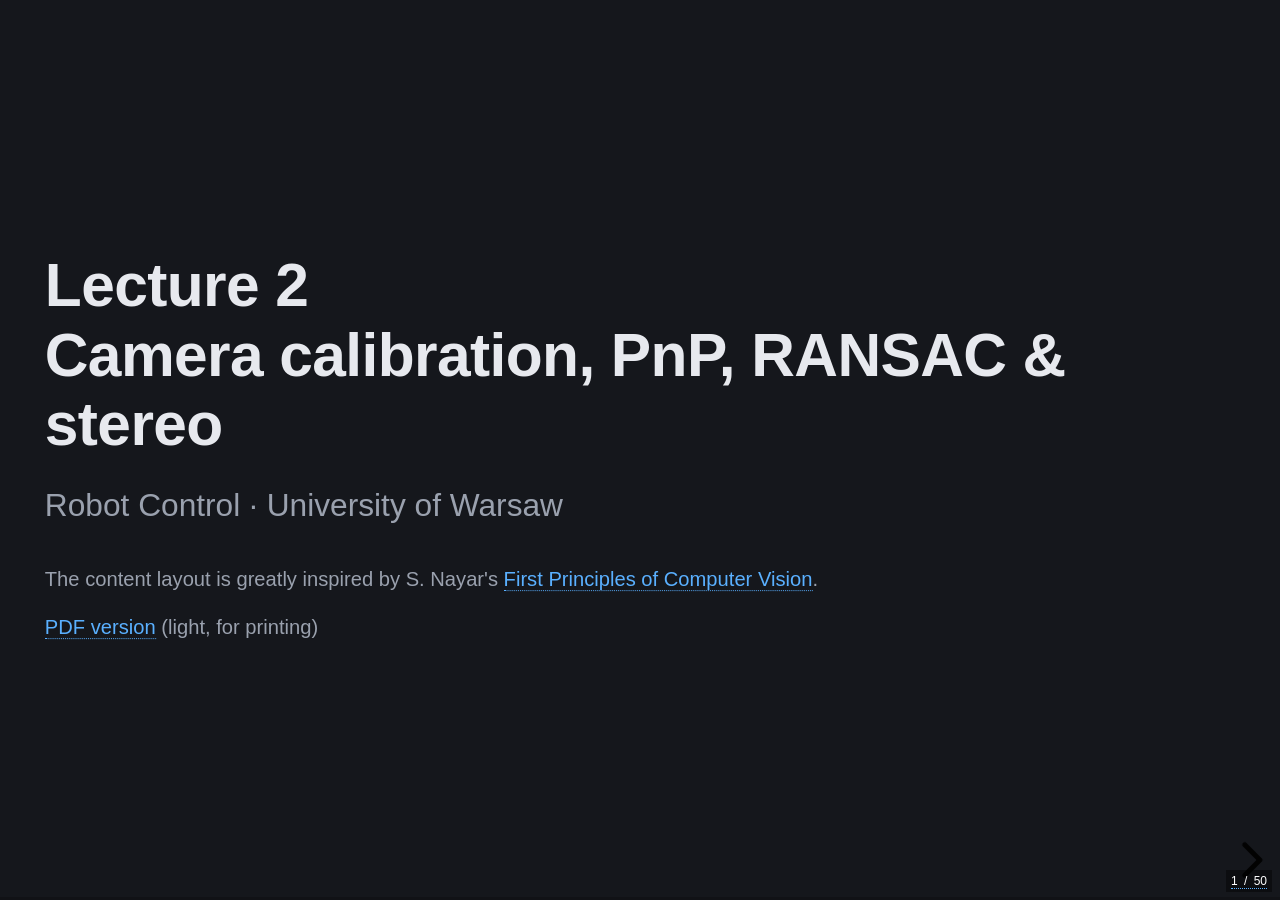
<file: docs/slides/lectures/02-calibration-stereo/index.html>
<!doctype html>
<html lang="en">
<head>
  <meta charset="utf-8">
  <meta name="viewport" content="width=device-width, initial-scale=1">
  <title>Lecture 2: Calibration, PnP, RANSAC & Stereo</title>
  <link rel="stylesheet" href="../../vendor/reveal/reset.css">
  <link rel="stylesheet" href="../../vendor/reveal/reveal.css">
  <link rel="stylesheet" href="../../vendor/katex/katex.min.css">
  <link rel="stylesheet" href="../../shared/deck.css">
  <script src="../../vendor/katex/katex.min.js"></script>
  <script src="../../vendor/katex/contrib/auto-render.min.js"></script>
  <script type="importmap">{ "imports": { "three": "../../vendor/three/three.module.js" } }</script>
</head>
<body>
<div class="reveal"><div class="slides">

<!-- ============================================================ -->
<section class="title-slide">
  <h1>Lecture 2<br>Camera calibration, PnP, RANSAC &amp; stereo</h1>
  <p class="subtitle">Robot Control · University of Warsaw</p>
  <p class="small" style="margin-top:1.2em">The content layout is greatly inspired by S. Nayar's <a href="https://fpcv.cs.columbia.edu/">First Principles of Computer Vision</a>.</p>
  <p class="small interactive-only" style="margin-top:0.6em"><a href="../../pdf/02-calibration-stereo.pdf">PDF version</a> (light, for printing)</p>
</section>

<section>
  <h2>Last time: the pinhole camera</h2>
  <div class="cols" style="grid-template-columns: auto 1fr; gap:1.4em">
    <div>
      <div style="font-size:0.9em"><div data-widget="pinhole3d" data-config='{"width":480,"height":330}'></div></div>
      <p style="font-size:0.8em; margin-top:0.4em">Similar triangles: $\;\dfrac{x_i}{f} = \dfrac{x_c}{z_c}, \quad \dfrac{y_i}{f} = \dfrac{y_c}{z_c}$</p>
    </div>
    <div style="font-size:0.8em">
      <svg viewBox="0 0 470 260" style="width:100%; max-width:470px; display:block">
        <defs><marker id="ahk" viewBox="0 0 10 10" refX="9" refY="5" markerWidth="7" markerHeight="7" orient="auto-start-reverse"><path d="M0,0 L10,5 L0,10 z" fill="context-stroke"/></marker></defs>
        <rect x="40" y="30" width="320" height="200" fill="#1e2128" stroke="#9aa1ae" stroke-width="2"/>
        <text x="44" y="250" fill="#9aa1ae" font-size="18">image (pixels)</text>
        <!-- pixel frame -->
        <line x1="40" y1="30" x2="110" y2="30" stroke="#e7e9ee" stroke-width="2.5" marker-end="url(#ahk)"/>
        <line x1="40" y1="30" x2="40" y2="100" stroke="#e7e9ee" stroke-width="2.5" marker-end="url(#ahk)"/>
        <text x="114" y="26" fill="#e7e9ee" font-size="22" font-style="italic">u</text>
        <text x="24" y="104" fill="#e7e9ee" font-size="22" font-style="italic">v</text>
        <text x="2" y="24" fill="#9aa1ae" font-size="16">(0, 0)</text>
        <!-- principal point: offsets from the corner -->
        <line x1="40" y1="134" x2="196" y2="134" stroke="#b28dff" stroke-dasharray="4 4"/>
        <line x1="200" y1="30" x2="200" y2="130" stroke="#b28dff" stroke-dasharray="4 4"/>
        <text x="104" y="150" fill="#b28dff" font-size="20" font-style="italic">o<tspan baseline-shift="sub" font-size="15">x</tspan></text>
        <text x="206" y="86" fill="#b28dff" font-size="20" font-style="italic">o<tspan baseline-shift="sub" font-size="15">y</tspan></text>
        <line x1="192" y1="134" x2="208" y2="134" stroke="#b28dff" stroke-width="2.5"/>
        <line x1="200" y1="126" x2="200" y2="142" stroke="#b28dff" stroke-width="2.5"/>
        <text x="120" y="178" fill="#b28dff" font-size="16">principal point</text>
        <text x="70" y="198" fill="#9aa1ae" font-size="15">(the optical axis hits the image)</text>
        <!-- projected point -->
        <line x1="200" y1="134" x2="296" y2="134" stroke="#f2b134" stroke-width="2" marker-end="url(#ahk)"/>
        <line x1="300" y1="134" x2="300" y2="74" stroke="#f2b134" stroke-width="2" marker-end="url(#ahk)"/>
        <text x="222" y="125" fill="#f2b134" font-size="19" font-style="italic">f<tspan baseline-shift="sub" font-size="14">x</tspan> x<tspan baseline-shift="sub" font-size="14">c</tspan> / z<tspan baseline-shift="sub" font-size="14">c</tspan></text>
        <text x="308" y="112" fill="#f2b134" font-size="19" font-style="italic">f<tspan baseline-shift="sub" font-size="14">y</tspan> y<tspan baseline-shift="sub" font-size="14">c</tspan> / z<tspan baseline-shift="sub" font-size="14">c</tspan></text>
        <circle cx="300" cy="70" r="7" fill="#f2b134"/>
        <text x="312" y="62" fill="#f2b134" font-size="20" font-style="italic">(u, v)</text>
      </svg>
      <p>$$u = \textcolor{#f2b134}{f_x}\,\frac{x_c}{z_c} + \textcolor{#b28dff}{o_x}, \qquad v = \textcolor{#f2b134}{f_y}\,\frac{y_c}{z_c} + \textcolor{#b28dff}{o_y}$$</p>
      <p>$$z_c\begin{bmatrix}u\\ v\\ 1\end{bmatrix} =
          \underbrace{\begin{bmatrix} \textcolor{#f2b134}{f_x} & 0 & \textcolor{#b28dff}{o_x} \\ 0 & \textcolor{#f2b134}{f_y} & \textcolor{#b28dff}{o_y} \\ 0 & 0 & 1 \end{bmatrix}}_{K}
          \begin{bmatrix}x_c\\ y_c\\ z_c\end{bmatrix}$$</p>
      <p class="small" style="margin-top:0"><span style="color:#f2b134">$f_x, f_y$</span>: focal length in pixels (zoom) · <span style="color:#b28dff">$o_x, o_y$</span>: principal point (shift)</p>
    </div>
  </div>
</section>

<section>
  <h2>Last time → today</h2>
  <div class="cols">
    <div>
      <h3>Lecture 1</h3>
      <ul>
        <li>a 3D point <b>in the camera frame</b> → pixel: $\;z_c\,(u, v, 1)^\top = K\,x_c$</li>
        <li>a pixel → a ray $\;x_c = z_c\,K^{-1}(u, v, 1)^\top$, $z_c > 0$: depth is lost</li>
        <li>rigid motion $x \mapsto Rx + t$</li>
      </ul>
    </div>
    <div>
      <h3>Today</h3>
      <ul>
        <li>the camera is <b>not</b> at the origin: extrinsics, $P = K[R\,|\,t]$</li>
        <li>how to find $K$: <b>calibration</b></li>
        <li>where is a known object: <b>PnP</b></li>
        <li>wrong measurements: <b>RANSAC</b></li>
        <li>depth from two cameras: <b>stereo</b></li>
      </ul>
    </div>
  </div>
  <div class="box" style="margin-top:0.8em; font-size:0.8em">
    <b>Self-study</b> (not repeated today): lens distortion — lecture 1, part 6. Calibration estimates the distortion coefficients together with $K$.
  </div>
  <p class="small" style="margin-top:0.8em; font-size:0.75em">Further reading: Szeliski, <a href="https://szeliski.org/Book/">Computer Vision: Algorithms and Applications</a>, ch. 11–12;
    Hartley &amp; Zisserman, <i>Multiple View Geometry</i>, ch. 4, 6–7; <a href="https://fpcv.cs.columbia.edu/">First Principles of Computer Vision</a> (S. Nayar).</p>
</section>

<!-- ============================================================ -->
<section class="section-slide">
  <div class="num">Part 1</div>
  <h1>The full camera model</h1>
</section>

<section>
  <h2>Forward imaging model: 3D → 2D</h2>
  <svg viewBox="0 20 950 298" style="width:100%; max-width:1150px; display:block; margin:0.5em auto 0; font-family:Inter, Arial, sans-serif">
    <defs><marker id="afw" viewBox="0 0 10 10" refX="9" refY="5" markerWidth="7" markerHeight="7" orient="auto-start-reverse"><path d="M0,0 L10,5 L0,10 z" fill="context-stroke"/></marker></defs>
    <!-- image plane (virtual, at z_c = f) -->
    <polygon points="345,54 235,126 235,286 345,214" fill="#9aa1ae" fill-opacity="0.22" stroke="#9aa1ae" stroke-width="2"/>
    <text x="226" y="36" fill="#9aa1ae" font-size="19">image plane (<tspan font-style="italic">z</tspan><tspan baseline-shift="sub" font-size="0.72em" font-style="italic">c</tspan> = <tspan font-style="italic">f</tspan>)</text>
    <line x1="345" y1="54" x2="295" y2="87" stroke="#e7e9ee" stroke-width="2.5" marker-end="url(#afw)"/>
    <line x1="345" y1="54" x2="345" y2="112" stroke="#e7e9ee" stroke-width="2.5" marker-end="url(#afw)"/>
    <text x="283" y="76" fill="#e7e9ee" font-size="21" font-style="italic">u</text>
    <text x="353" y="110" fill="#e7e9ee" font-size="21" font-style="italic">v</text>
    <!-- optical axis -->
    <line x1="150" y1="170" x2="470" y2="170" stroke="#9aa1ae" stroke-dasharray="6 5"/>
    <circle cx="290" cy="170" r="4.5" fill="#b28dff"/>
    <line x1="289" y1="176" x2="282" y2="222" stroke="#b28dff" stroke-width="1.2"/>
    <text x="244" y="240" fill="#b28dff" font-size="18">(<tspan font-style="italic">o</tspan><tspan baseline-shift="sub" font-size="0.72em" font-style="italic">x</tspan>, <tspan font-style="italic">o</tspan><tspan baseline-shift="sub" font-size="0.72em" font-style="italic">y</tspan>)</text>
    <!-- f -->
    <line x1="150" y1="240" x2="150" y2="306" stroke="#9aa1ae" stroke-dasharray="3 4"/>
    <line x1="290" y1="290" x2="290" y2="306" stroke="#9aa1ae" stroke-dasharray="3 4"/>
    <line x1="154" y1="300" x2="286" y2="300" stroke="#9aa1ae" stroke-width="1.5" marker-start="url(#afw)" marker-end="url(#afw)"/>
    <text x="212" y="292" fill="#9aa1ae" font-size="20" font-style="italic">f</text>
    <!-- camera frame -->
    <line x1="150" y1="170" x2="216" y2="170" stroke="#5ab0ff" stroke-width="3" marker-end="url(#afw)"/>
    <line x1="150" y1="170" x2="150" y2="232" stroke="#5fd38d" stroke-width="3" marker-end="url(#afw)"/>
    <line x1="150" y1="170" x2="106" y2="199" stroke="#ff6b6b" stroke-width="3" marker-end="url(#afw)"/>
    <text x="200" y="196" fill="#5ab0ff" font-size="19"><tspan font-style="italic">z</tspan><tspan baseline-shift="sub" font-size="0.72em" font-style="italic">c</tspan></text>
    <text x="158" y="236" fill="#5fd38d" font-size="19"><tspan font-style="italic">y</tspan><tspan baseline-shift="sub" font-size="0.72em" font-style="italic">c</tspan></text>
    <text x="80" y="220" fill="#ff6b6b" font-size="19"><tspan font-style="italic">x</tspan><tspan baseline-shift="sub" font-size="0.72em" font-style="italic">c</tspan></text>
    <text x="8" y="140" fill="#e7e9ee" font-size="19">camera</text>
    <text x="8" y="162" fill="#e7e9ee" font-size="19">frame <tspan font-style="italic">C</tspan></text>
    <!-- world frame -->
    <line x1="840" y1="250" x2="840" y2="186" stroke="#5ab0ff" stroke-width="3" marker-end="url(#afw)"/>
    <line x1="840" y1="250" x2="906" y2="250" stroke="#5fd38d" stroke-width="3" marker-end="url(#afw)"/>
    <line x1="840" y1="250" x2="796" y2="279" stroke="#ff6b6b" stroke-width="3" marker-end="url(#afw)"/>
    <text x="848" y="194" fill="#5ab0ff" font-size="19"><tspan font-style="italic">z</tspan><tspan baseline-shift="sub" font-size="0.72em" font-style="italic">w</tspan></text>
    <text x="910" y="256" fill="#5fd38d" font-size="19"><tspan font-style="italic">y</tspan><tspan baseline-shift="sub" font-size="0.72em" font-style="italic">w</tspan></text>
    <text x="764" y="302" fill="#ff6b6b" font-size="19"><tspan font-style="italic">x</tspan><tspan baseline-shift="sub" font-size="0.72em" font-style="italic">w</tspan></text>
    <text x="852" y="290" fill="#e7e9ee" font-size="19">world</text>
    <text x="852" y="312" fill="#e7e9ee" font-size="19">frame <tspan font-style="italic">W</tspan></text>
    <!-- vectors: camera centre, point in the world frame, point in the camera frame -->
    <line x1="840" y1="250" x2="155" y2="170.6" stroke="#b28dff" stroke-width="2.5" marker-end="url(#afw)"/>
    <text x="560" y="240" fill="#b28dff" font-size="21"><tspan font-style="italic" font-weight="bold">c</tspan><tspan baseline-shift="sub" font-size="0.72em" font-style="italic">w</tspan></text>
    <line x1="840" y1="250" x2="528" y2="91" stroke="#ff9f5a" stroke-width="2.5" marker-end="url(#afw)"/>
    <text x="700" y="160" fill="#ff9f5a" font-size="21"><tspan font-style="italic" font-weight="bold">x</tspan><tspan baseline-shift="sub" font-size="0.72em" font-style="italic">w</tspan></text>
    <line x1="150" y1="170" x2="518" y2="89" stroke="#f2b134" stroke-width="2.5" marker-end="url(#afw)"/>
    <text x="410" y="100" fill="#f2b134" font-size="21"><tspan font-style="italic" font-weight="bold">x</tspan><tspan baseline-shift="sub" font-size="0.72em" font-style="italic">c</tspan></text>
    <circle cx="523" cy="88" r="8" fill="#ff6b6b"/>
    <text x="512" y="66" fill="#ff6b6b" font-size="22" font-style="italic">P</text>
    <circle cx="278.6" cy="141.5" r="6" fill="#ff6b6b"/>
    <text x="300" y="148" fill="#ff6b6b" font-size="18">(<tspan font-style="italic">u</tspan>, <tspan font-style="italic">v</tspan>)</text>
    <circle cx="150" cy="170" r="5.5" fill="#e7e9ee"/>
  </svg>
  <div class="box key" style="display:grid; grid-template-columns: 1fr auto 1fr auto 1fr; align-items:center; text-align:center; gap:0.4em; font-size:0.72em; margin-top:0.7em; padding:0.35em 0.8em">
    <div><div style="color:var(--accent)">image coordinates</div>$\mathbf{u} = \begin{bmatrix}u\\ v\end{bmatrix}$</div>
    <div><svg viewBox="0 0 200 64" style="width:9em; display:block; margin:auto"><polygon points="4,32 44,4 44,18 196,18 196,46 44,46 44,60" fill="#262a33" stroke="#5ab0ff" stroke-width="3"/><text x="118" y="42" fill="#e7e9ee" font-size="28" font-style="italic" text-anchor="middle">M<tspan font-size="19" dy="6">int</tspan></text></svg><div class="small" style="font-size:0.85em">perspective projection<br>(intrinsics, $K$)</div></div>
    <div><div style="color:var(--accent)">camera coordinates</div>$\mathbf{x}_c = \begin{bmatrix}x_c\\ y_c\\ z_c\end{bmatrix}$</div>
    <div><svg viewBox="0 0 200 64" style="width:9em; display:block; margin:auto"><polygon points="4,32 44,4 44,18 196,18 196,46 44,46 44,60" fill="#262a33" stroke="#5ab0ff" stroke-width="3"/><text x="118" y="42" fill="#e7e9ee" font-size="28" font-style="italic" text-anchor="middle">M<tspan font-size="19" dy="6">ext</tspan></text></svg><div class="small" style="font-size:0.85em">rigid transformation<br>(extrinsics, $R, t$)</div></div>
    <div><div style="color:var(--accent)">world coordinates</div>$\mathbf{x}_w = \begin{bmatrix}x_w\\ y_w\\ z_w\end{bmatrix}$</div>
  </div>
  <p class="credit">figure after S. Nayar, First Principles of Computer Vision</p>
</section>

<section>
  <h2>The projection matrix $P$</h2>
  <div class="cols" style="font-size:0.86em; gap:0.8em">
    <div class="center">
      <h3 style="margin:0 0 0.2em">Camera to pixel</h3>
      <div class="box key">$$\begin{bmatrix}\tilde u\\ \tilde v\\ \tilde w\end{bmatrix} = \begin{bmatrix} f_x & 0 & o_x & 0\\ 0 & f_y & o_y & 0\\ 0 & 0 & 1 & 0\end{bmatrix}\begin{bmatrix}x_c\\ y_c\\ z_c\\ 1\end{bmatrix}$$</div>
      <p style="margin:0.3em 0 0">$\tilde{\mathbf u} = \textcolor{#f2b134}{M_{int}}\,\tilde{\mathbf x}_c, \qquad M_{int} = [K\,|\,0]$</p>
    </div>
    <div class="center">
      <h3 style="margin:0 0 0.2em">World to camera</h3>
      <div class="box key">$$\begin{bmatrix}x_c\\ y_c\\ z_c\\ 1\end{bmatrix} = \begin{bmatrix} r_{11} & r_{12} & r_{13} & t_x\\ r_{21} & r_{22} & r_{23} & t_y\\ r_{31} & r_{32} & r_{33} & t_z\\ 0 & 0 & 0 & 1\end{bmatrix}\begin{bmatrix}x_w\\ y_w\\ z_w\\ 1\end{bmatrix}$$</div>
      <p style="margin:0.3em 0 0">$\tilde{\mathbf x}_c = \textcolor{#f2b134}{M_{ext}}\,\tilde{\mathbf x}_w, \qquad \mathbf x_c = R(\mathbf x_w - \mathbf c_w) \;\Rightarrow\; t = -R\,\mathbf c_w$</p>
    </div>
  </div>
  <p style="font-size:0.8em; margin:0.5em 0 0.2em">Combining the two equations gives the full <span style="color:var(--accent)">projection matrix $P$</span>:</p>
  <div class="cols" style="font-size:0.86em; grid-template-columns: auto auto; justify-content:center; align-items:center; gap:1.2em">
    <div class="box key">$$\tilde{\mathbf u} = M_{int}M_{ext}\,\tilde{\mathbf x}_w = K[R\,|\,t]\,\tilde{\mathbf x}_w = \textcolor{#f2b134}{P}\,\tilde{\mathbf x}_w$$</div>
    <div class="box key">$$\begin{bmatrix}\tilde u\\ \tilde v\\ \tilde w\end{bmatrix} = \begin{bmatrix} p_{11} & p_{12} & p_{13} & p_{14}\\ p_{21} & p_{22} & p_{23} & p_{24}\\ p_{31} & p_{32} & p_{33} & p_{34}\end{bmatrix}\begin{bmatrix}x_w\\ y_w\\ z_w\\ 1\end{bmatrix}, \quad (u, v) = \Big(\frac{\tilde u}{\tilde w}, \frac{\tilde v}{\tilde w}\Big)$$</div>
  </div>
  <p class="credit">after S. Nayar, First Principles of Computer Vision</p>
</section>

<section>
  <h2>The projection matrix $P$: properties</h2>
  <ul>
    <li>$P = K[R\,|\,t]$ is $3\times4$</li>
    <li>$P$ and $kP$ ($k \ne 0$) give the same pixels: defined <b>up to scale</b></li>
    <li>$\tilde w = $ depth $z_c$ of the point (when $P$ is normalised so that $\|(p_{31}, p_{32}, p_{33})\| = 1$)</li>
  </ul>
  <div class="box key" style="margin-top:0.6em">
    <h3>The camera centre $\mathbf c_w$</h3>
    <p style="margin:0.2em 0">The pinhole (the centre of projection, where all rays meet), given in world coordinates. In the camera frame it is the origin: $\mathbf x_c = R\,\mathbf c_w + t = R\,\mathbf c_w - R\,\mathbf c_w = \mathbf 0$, since $t = -R\,\mathbf c_w$. So</p>
    <p style="margin:0.2em 0">$$P\begin{bmatrix}\mathbf c_w\\ 1\end{bmatrix} = K\,(R\,\mathbf c_w + t) = K\,\mathbf 0 = \mathbf 0$$</p>
    <p style="margin:0.2em 0; font-size:0.85em">$(0, 0, 0)$ is not a homogeneous pixel: the centre is the only point in space without an image. Conversely, from a calibrated $P$ the centre is its null space: $\mathbf c_w = -R^\top t$.</p>
  </div>
</section>

<section>
  <h2>Counting degrees of freedom</h2>
  <div class="cols">
    <div>
      <p>$P$: 12 entries, up to scale → <b>11 DoF</b>.</p>
      <p>$K$ with $f_x, f_y, o_x, o_y$: 4 &nbsp;+&nbsp; $R$: 3 &nbsp;+&nbsp; $t$: 3 &nbsp;=&nbsp; <b>10</b>.</p>
      <div class="question">Which parameter is missing?</div>
      <div class="fragment">
        <p>The <b>skew</b> $s$ in $K = \begin{bmatrix} f_x & s & o_x \\ 0 & f_y & o_y \\ 0 & 0 & 1 \end{bmatrix}$: pixel axes not perpendicular.</p>
        <p style="font-size:0.85em">Every $P$ whose left $3\times3$ block is invertible splits uniquely into $K[R\,|\,t]$ with this $K$ (positive diagonal): $4 + 1 + 3 + 3 = 11$.</p>
      </div>
    </div>
    <div class="box fragment">
      <h3>Skew in practice</h3>
      <p style="font-size:0.85em">$s \ne 0$ means the pixel axes are not perpendicular. Not the case for digital sensors (OpenCV fixes $s = 0$); it appears when an image is warped with a shear, or for film scanned with a slightly slanted scan direction. We keep $s$ so that every $P$ splits into $K[R\,|\,t]$.</p>
    </div>
  </div>
</section>

<!-- ============================================================ -->
<section class="section-slide">
  <div class="num">Part 2</div>
  <h1>Camera calibration</h1>
  <p class="subtitle" style="color:var(--fg-dim)">How to find the projection matrix?</p>
</section>

<section>
  <h2>Calibration procedure: steps 1–2</h2>
  <p style="font-size:0.85em; margin:0">Step 1: capture an image of an object with <b>known geometry</b>.</p>
  <p class="fragment" data-fragment-index="1" style="font-size:0.85em; margin:0.1em 0 0">Step 2: identify <b>correspondences</b> between 3D scene points and image points.</p>
  <div style="display:flex; justify-content:center; align-items:flex-start; gap:3em; margin-top:0.4em; font-size:0.7em">
    <div class="center">
      <svg viewBox="0 0 300 250" style="width:380px; display:block; font-family:Inter, Arial, sans-serif">
        <defs><marker id="acal" viewBox="0 0 10 10" refX="9" refY="5" markerWidth="6" markerHeight="6" orient="auto-start-reverse"><path d="M0,0 L10,5 L0,10 z" fill="context-stroke"/></marker></defs>
        <polygon points="134.8,199.0 118.0,194.0 118.0,173.4 134.8,178.4" fill="#000000"/>
        <polygon points="134.8,199.0 149.0,193.1 149.0,172.5 134.8,178.4" fill="#ffffff"/>
        <polygon points="134.8,75.4 149.0,69.5 132.2,64.5 118.0,70.4" fill="#ffffff"/>
        <polygon points="134.8,178.4 118.0,173.4 118.0,152.8 134.8,157.8" fill="#ffffff"/>
        <polygon points="134.8,178.4 149.0,172.5 149.0,151.9 134.8,157.8" fill="#000000"/>
        <polygon points="118.0,70.4 132.2,64.5 115.4,59.5 101.2,65.4" fill="#000000"/>
        <polygon points="134.8,157.8 118.0,152.8 118.0,132.2 134.8,137.2" fill="#000000"/>
        <polygon points="134.8,157.8 149.0,151.9 149.0,131.3 134.8,137.2" fill="#ffffff"/>
        <polygon points="101.2,65.4 115.4,59.5 98.6,54.5 84.4,60.4" fill="#ffffff"/>
        <polygon points="134.8,137.2 118.0,132.2 118.0,111.6 134.8,116.6" fill="#ffffff"/>
        <polygon points="134.8,137.2 149.0,131.3 149.0,110.7 134.8,116.6" fill="#000000"/>
        <polygon points="84.4,60.4 98.6,54.5 81.8,49.5 67.6,55.4" fill="#000000"/>
        <polygon points="134.8,116.6 118.0,111.6 118.0,91.0 134.8,96.0" fill="#000000"/>
        <polygon points="134.8,116.6 149.0,110.7 149.0,90.1 134.8,96.0" fill="#ffffff"/>
        <polygon points="67.6,55.4 81.8,49.5 65.0,44.5 50.8,50.4" fill="#ffffff"/>
        <polygon points="134.8,96.0 118.0,91.0 118.0,70.4 134.8,75.4" fill="#ffffff"/>
        <polygon points="134.8,96.0 149.0,90.1 149.0,69.5 134.8,75.4" fill="#000000"/>
        <polygon points="50.8,50.4 65.0,44.5 48.2,39.5 34.0,45.4" fill="#000000"/>
        <polygon points="118.0,194.0 101.2,189.0 101.2,168.4 118.0,173.4" fill="#ffffff"/>
        <polygon points="149.0,193.1 163.2,187.2 163.2,166.6 149.0,172.5" fill="#000000"/>
        <polygon points="149.0,69.5 163.2,63.6 146.4,58.6 132.2,64.5" fill="#000000"/>
        <polygon points="118.0,173.4 101.2,168.4 101.2,147.8 118.0,152.8" fill="#000000"/>
        <polygon points="149.0,172.5 163.2,166.6 163.2,146.0 149.0,151.9" fill="#ffffff"/>
        <polygon points="132.2,64.5 146.4,58.6 129.6,53.6 115.4,59.5" fill="#ffffff"/>
        <polygon points="118.0,152.8 101.2,147.8 101.2,127.2 118.0,132.2" fill="#ffffff"/>
        <polygon points="149.0,151.9 163.2,146.0 163.2,125.4 149.0,131.3" fill="#000000"/>
        <polygon points="115.4,59.5 129.6,53.6 112.8,48.6 98.6,54.5" fill="#000000"/>
        <polygon points="118.0,132.2 101.2,127.2 101.2,106.6 118.0,111.6" fill="#000000"/>
        <polygon points="149.0,131.3 163.2,125.4 163.2,104.8 149.0,110.7" fill="#ffffff"/>
        <polygon points="98.6,54.5 112.8,48.6 96.0,43.6 81.8,49.5" fill="#ffffff"/>
        <polygon points="118.0,111.6 101.2,106.6 101.2,86.0 118.0,91.0" fill="#ffffff"/>
        <polygon points="149.0,110.7 163.2,104.8 163.2,84.2 149.0,90.1" fill="#000000"/>
        <polygon points="81.8,49.5 96.0,43.6 79.2,38.6 65.0,44.5" fill="#000000"/>
        <polygon points="118.0,91.0 101.2,86.0 101.2,65.4 118.0,70.4" fill="#000000"/>
        <polygon points="149.0,90.1 163.2,84.2 163.2,63.6 149.0,69.5" fill="#ffffff"/>
        <polygon points="65.0,44.5 79.2,38.6 62.4,33.6 48.2,39.5" fill="#ffffff"/>
        <polygon points="101.2,189.0 84.4,184.0 84.4,163.4 101.2,168.4" fill="#000000"/>
        <polygon points="163.2,187.2 177.4,181.3 177.4,160.7 163.2,166.6" fill="#ffffff"/>
        <polygon points="163.2,63.6 177.4,57.7 160.6,52.7 146.4,58.6" fill="#ffffff"/>
        <polygon points="101.2,168.4 84.4,163.4 84.4,142.8 101.2,147.8" fill="#ffffff"/>
        <polygon points="163.2,166.6 177.4,160.7 177.4,140.1 163.2,146.0" fill="#000000"/>
        <polygon points="146.4,58.6 160.6,52.7 143.8,47.7 129.6,53.6" fill="#000000"/>
        <polygon points="101.2,147.8 84.4,142.8 84.4,122.2 101.2,127.2" fill="#000000"/>
        <polygon points="163.2,146.0 177.4,140.1 177.4,119.5 163.2,125.4" fill="#ffffff"/>
        <polygon points="129.6,53.6 143.8,47.7 127.0,42.7 112.8,48.6" fill="#ffffff"/>
        <polygon points="101.2,127.2 84.4,122.2 84.4,101.6 101.2,106.6" fill="#ffffff"/>
        <polygon points="163.2,125.4 177.4,119.5 177.4,98.9 163.2,104.8" fill="#000000"/>
        <polygon points="112.8,48.6 127.0,42.7 110.2,37.7 96.0,43.6" fill="#000000"/>
        <polygon points="101.2,106.6 84.4,101.6 84.4,81.0 101.2,86.0" fill="#000000"/>
        <polygon points="163.2,104.8 177.4,98.9 177.4,78.3 163.2,84.2" fill="#ffffff"/>
        <polygon points="96.0,43.6 110.2,37.7 93.4,32.7 79.2,38.6" fill="#ffffff"/>
        <polygon points="101.2,86.0 84.4,81.0 84.4,60.4 101.2,65.4" fill="#ffffff"/>
        <polygon points="163.2,84.2 177.4,78.3 177.4,57.7 163.2,63.6" fill="#000000"/>
        <polygon points="79.2,38.6 93.4,32.7 76.6,27.7 62.4,33.6" fill="#000000"/>
        <polygon points="84.4,184.0 67.6,179.0 67.6,158.4 84.4,163.4" fill="#ffffff"/>
        <polygon points="177.4,181.3 191.6,175.4 191.6,154.8 177.4,160.7" fill="#000000"/>
        <polygon points="177.4,57.7 191.6,51.8 174.8,46.8 160.6,52.7" fill="#000000"/>
        <polygon points="84.4,163.4 67.6,158.4 67.6,137.8 84.4,142.8" fill="#000000"/>
        <polygon points="177.4,160.7 191.6,154.8 191.6,134.2 177.4,140.1" fill="#ffffff"/>
        <polygon points="160.6,52.7 174.8,46.8 158.0,41.8 143.8,47.7" fill="#ffffff"/>
        <polygon points="84.4,142.8 67.6,137.8 67.6,117.2 84.4,122.2" fill="#ffffff"/>
        <polygon points="177.4,140.1 191.6,134.2 191.6,113.6 177.4,119.5" fill="#000000"/>
        <polygon points="143.8,47.7 158.0,41.8 141.2,36.8 127.0,42.7" fill="#000000"/>
        <polygon points="84.4,122.2 67.6,117.2 67.6,96.6 84.4,101.6" fill="#000000"/>
        <polygon points="177.4,119.5 191.6,113.6 191.6,93.0 177.4,98.9" fill="#ffffff"/>
        <polygon points="127.0,42.7 141.2,36.8 124.4,31.8 110.2,37.7" fill="#ffffff"/>
        <polygon points="84.4,101.6 67.6,96.6 67.6,76.0 84.4,81.0" fill="#ffffff"/>
        <polygon points="177.4,98.9 191.6,93.0 191.6,72.4 177.4,78.3" fill="#000000"/>
        <polygon points="110.2,37.7 124.4,31.8 107.6,26.8 93.4,32.7" fill="#000000"/>
        <polygon points="84.4,81.0 67.6,76.0 67.6,55.4 84.4,60.4" fill="#000000"/>
        <polygon points="177.4,78.3 191.6,72.4 191.6,51.8 177.4,57.7" fill="#ffffff"/>
        <polygon points="93.4,32.7 107.6,26.8 90.8,21.8 76.6,27.7" fill="#ffffff"/>
        <polygon points="67.6,179.0 50.8,174.0 50.8,153.4 67.6,158.4" fill="#000000"/>
        <polygon points="191.6,175.4 205.8,169.5 205.8,148.9 191.6,154.8" fill="#ffffff"/>
        <polygon points="191.6,51.8 205.8,45.9 189.0,40.9 174.8,46.8" fill="#ffffff"/>
        <polygon points="67.6,158.4 50.8,153.4 50.8,132.8 67.6,137.8" fill="#ffffff"/>
        <polygon points="191.6,154.8 205.8,148.9 205.8,128.3 191.6,134.2" fill="#000000"/>
        <polygon points="174.8,46.8 189.0,40.9 172.2,35.9 158.0,41.8" fill="#000000"/>
        <polygon points="67.6,137.8 50.8,132.8 50.8,112.2 67.6,117.2" fill="#000000"/>
        <polygon points="191.6,134.2 205.8,128.3 205.8,107.7 191.6,113.6" fill="#ffffff"/>
        <polygon points="158.0,41.8 172.2,35.9 155.4,30.9 141.2,36.8" fill="#ffffff"/>
        <polygon points="67.6,117.2 50.8,112.2 50.8,91.6 67.6,96.6" fill="#ffffff"/>
        <polygon points="191.6,113.6 205.8,107.7 205.8,87.1 191.6,93.0" fill="#000000"/>
        <polygon points="141.2,36.8 155.4,30.9 138.6,25.9 124.4,31.8" fill="#000000"/>
        <polygon points="67.6,96.6 50.8,91.6 50.8,71.0 67.6,76.0" fill="#000000"/>
        <polygon points="191.6,93.0 205.8,87.1 205.8,66.5 191.6,72.4" fill="#ffffff"/>
        <polygon points="124.4,31.8 138.6,25.9 121.8,20.9 107.6,26.8" fill="#ffffff"/>
        <polygon points="67.6,76.0 50.8,71.0 50.8,50.4 67.6,55.4" fill="#ffffff"/>
        <polygon points="191.6,72.4 205.8,66.5 205.8,45.9 191.6,51.8" fill="#000000"/>
        <polygon points="107.6,26.8 121.8,20.9 105.1,15.9 90.8,21.8" fill="#000000"/>
        <polygon points="50.8,174.0 34.0,169.0 34.0,148.4 50.8,153.4" fill="#ffffff"/>
        <polygon points="205.8,169.5 220.0,163.6 220.0,143.0 205.8,148.9" fill="#000000"/>
        <polygon points="205.8,45.9 220.0,40.0 203.2,35.0 189.0,40.9" fill="#000000"/>
        <polygon points="50.8,153.4 34.0,148.4 34.0,127.8 50.8,132.8" fill="#000000"/>
        <polygon points="205.8,148.9 220.0,143.0 220.0,122.4 205.8,128.3" fill="#ffffff"/>
        <polygon points="189.0,40.9 203.2,35.0 186.4,30.0 172.2,35.9" fill="#ffffff"/>
        <polygon points="50.8,132.8 34.0,127.8 34.0,107.2 50.8,112.2" fill="#ffffff"/>
        <polygon points="205.8,128.3 220.0,122.4 220.0,101.8 205.8,107.7" fill="#000000"/>
        <polygon points="172.2,35.9 186.4,30.0 169.6,25.0 155.4,30.9" fill="#000000"/>
        <polygon points="50.8,112.2 34.0,107.2 34.0,86.6 50.8,91.6" fill="#000000"/>
        <polygon points="205.8,107.7 220.0,101.8 220.0,81.2 205.8,87.1" fill="#ffffff"/>
        <polygon points="155.4,30.9 169.6,25.0 152.9,20.0 138.6,25.9" fill="#ffffff"/>
        <polygon points="50.8,91.6 34.0,86.6 34.0,66.0 50.8,71.0" fill="#ffffff"/>
        <polygon points="205.8,87.1 220.0,81.2 220.0,60.6 205.8,66.5" fill="#000000"/>
        <polygon points="138.6,25.9 152.9,20.0 136.1,15.0 121.8,20.9" fill="#000000"/>
        <polygon points="50.8,71.0 34.0,66.0 34.0,45.4 50.8,50.4" fill="#000000"/>
        <polygon points="205.8,66.5 220.0,60.6 220.0,40.0 205.8,45.9" fill="#ffffff"/>
        <polygon points="121.8,20.9 136.1,15.0 119.3,10.0 105.1,15.9" fill="#ffffff"/>
        <line x1="134.8" y1="199.0" x2="34.0" y2="169.0" stroke="#f2b134" stroke-width="2.5"/>
        <line x1="134.8" y1="199.0" x2="220.0" y2="163.6" stroke="#f2b134" stroke-width="2.5"/>
        <line x1="134.8" y1="199.0" x2="134.8" y2="75.4" stroke="#f2b134" stroke-width="2.5"/>
        <line x1="34.0" y1="169.0" x2="34.0" y2="45.4" stroke="#f2b134" stroke-width="2.5"/>
        <line x1="220.0" y1="163.6" x2="220.0" y2="40.0" stroke="#f2b134" stroke-width="2.5"/>
        <line x1="134.8" y1="75.4" x2="34.0" y2="45.4" stroke="#f2b134" stroke-width="2.5"/>
        <line x1="134.8" y1="75.4" x2="220.0" y2="40.0" stroke="#f2b134" stroke-width="2.5"/>
        <line x1="34.0" y1="45.4" x2="119.3" y2="10.0" stroke="#f2b134" stroke-width="2.5"/>
        <line x1="220.0" y1="40.0" x2="119.3" y2="10.0" stroke="#f2b134" stroke-width="2.5"/>
        <line x1="134.8" y1="199.0" x2="180.2" y2="180.1" stroke="#ff6b6b" stroke-width="4.5" marker-end="url(#acal)"/>
        <text x="188.2" y="196.1" fill="#ff6b6b" font-size="19" font-style="italic" font-weight="bold">x<tspan baseline-shift="sub" font-size="0.72em">w</tspan></text>
        <line x1="134.8" y1="199.0" x2="81.0" y2="183.0" stroke="#5fd38d" stroke-width="4.5" marker-end="url(#acal)"/>
        <text x="51.0" y="199.0" fill="#5fd38d" font-size="19" font-style="italic" font-weight="bold">y<tspan baseline-shift="sub" font-size="0.72em">w</tspan></text>
        <line x1="134.8" y1="199.0" x2="134.8" y2="133.1" stroke="#5ab0ff" stroke-width="4.5" marker-end="url(#acal)"/>
        <text x="142.8" y="137.1" fill="#5ab0ff" font-size="19" font-style="italic" font-weight="bold">z<tspan baseline-shift="sub" font-size="0.72em">w</tspan></text>
        <circle cx="134.8" cy="199.0" r="4.5" fill="#e7e9ee"/>
        <text x="134.8" y="225.0" fill="#e7e9ee" font-size="18" font-style="italic" text-anchor="middle">W</text>
        <circle cx="84.4" cy="101.6" r="8" fill="none" stroke="#b28dff" stroke-width="4"/>
        <circle cx="84.4" cy="101.6" r="3" fill="#b28dff"/>
      </svg>
      <div>object of known geometry (squares of 1&nbsp;cm)</div>
      <div class="fragment" data-fragment-index="1" style="margin-top:0.3em"><span style="color:#b28dff">○</span> $\mathbf{x}_w = \begin{bmatrix}x_w\\ y_w\\ z_w\end{bmatrix} = \begin{bmatrix}0\\ 3\\ 4\end{bmatrix}$ (cm)</div>
    </div>
    <div class="center fragment" data-fragment-index="1">
      <svg viewBox="-40 -30 370 290" style="width:450px; display:block; font-family:Inter, Arial, sans-serif">
        <rect x="0" y="0" width="320.0" height="240.0" fill="#9aa1ae" fill-opacity="0.22" stroke="#9aa1ae" stroke-width="2"/>
        <polygon points="169.9,199.8 153.5,192.2 153.4,173.7 170.1,180.9" fill="#000000"/>
        <polygon points="169.9,199.8 183.2,190.9 183.6,172.4 170.1,180.9" fill="#ffffff"/>
        <polygon points="171.3,72.9 186.2,68.0 167.8,64.1 152.6,68.7" fill="#ffffff"/>
        <polygon points="170.1,180.9 153.4,173.7 153.2,154.4 170.3,161.1" fill="#ffffff"/>
        <polygon points="170.1,180.9 183.6,172.4 184.1,153.2 170.3,161.1" fill="#000000"/>
        <polygon points="152.6,68.7 167.8,64.1 150.6,60.5 135.2,64.8" fill="#000000"/>
        <polygon points="170.3,161.1 153.2,154.4 153.1,134.3 170.6,140.5" fill="#000000"/>
        <polygon points="170.3,161.1 184.1,153.2 184.6,133.2 170.6,140.5" fill="#ffffff"/>
        <polygon points="135.2,64.8 150.6,60.5 134.4,57.1 118.9,61.1" fill="#ffffff"/>
        <polygon points="170.6,140.5 153.1,134.3 152.9,113.4 170.8,119.0" fill="#ffffff"/>
        <polygon points="170.6,140.5 184.6,133.2 185.1,112.4 170.8,119.0" fill="#000000"/>
        <polygon points="118.9,61.1 134.4,57.1 119.2,53.9 103.7,57.7" fill="#000000"/>
        <polygon points="170.8,119.0 152.9,113.4 152.8,91.5 171.0,96.5" fill="#000000"/>
        <polygon points="170.8,119.0 185.1,112.4 185.7,90.7 171.0,96.5" fill="#ffffff"/>
        <polygon points="103.7,57.7 119.2,53.9 105.0,50.9 89.4,54.4" fill="#ffffff"/>
        <polygon points="171.0,96.5 152.8,91.5 152.6,68.7 171.3,72.9" fill="#ffffff"/>
        <polygon points="171.0,96.5 185.7,90.7 186.2,68.0 171.3,72.9" fill="#000000"/>
        <polygon points="89.4,54.4 105.0,50.9 91.5,48.0 75.9,51.4" fill="#000000"/>
        <polygon points="153.5,192.2 138.0,185.0 137.6,166.9 153.4,173.7" fill="#ffffff"/>
        <polygon points="183.2,190.9 195.5,182.5 196.2,164.6 183.6,172.4" fill="#000000"/>
        <polygon points="186.2,68.0 200.0,63.4 181.8,59.8 167.8,64.1" fill="#000000"/>
        <polygon points="153.4,173.7 137.6,166.9 137.2,148.1 153.2,154.4" fill="#000000"/>
        <polygon points="183.6,172.4 196.2,164.6 196.9,145.9 184.1,153.2" fill="#ffffff"/>
        <polygon points="167.8,64.1 181.8,59.8 164.8,56.5 150.6,60.5" fill="#ffffff"/>
        <polygon points="153.2,154.4 137.2,148.1 136.7,128.5 153.1,134.3" fill="#ffffff"/>
        <polygon points="184.1,153.2 196.9,145.9 197.6,126.5 184.6,133.2" fill="#000000"/>
        <polygon points="150.6,60.5 164.8,56.5 148.8,53.3 134.4,57.1" fill="#000000"/>
        <polygon points="153.1,134.3 136.7,128.5 136.2,108.1 152.9,113.4" fill="#000000"/>
        <polygon points="184.6,133.2 197.6,126.5 198.4,106.4 185.1,112.4" fill="#ffffff"/>
        <polygon points="134.4,57.1 148.8,53.3 133.7,50.3 119.2,53.9" fill="#ffffff"/>
        <polygon points="152.9,113.4 136.2,108.1 135.7,86.9 152.8,91.5" fill="#ffffff"/>
        <polygon points="185.1,112.4 198.4,106.4 199.2,85.3 185.7,90.7" fill="#000000"/>
        <polygon points="119.2,53.9 133.7,50.3 119.5,47.5 105.0,50.9" fill="#000000"/>
        <polygon points="152.8,91.5 135.7,86.9 135.2,64.8 152.6,68.7" fill="#000000"/>
        <polygon points="185.7,90.7 199.2,85.3 200.0,63.4 186.2,68.0" fill="#ffffff"/>
        <polygon points="105.0,50.9 119.5,47.5 106.1,44.9 91.5,48.0" fill="#ffffff"/>
        <polygon points="138.0,185.0 123.5,178.2 122.8,160.5 137.6,166.9" fill="#000000"/>
        <polygon points="195.5,182.5 207.0,174.7 207.8,157.3 196.2,164.6" fill="#ffffff"/>
        <polygon points="200.0,63.4 212.7,59.2 194.8,55.9 181.8,59.8" fill="#ffffff"/>
        <polygon points="137.6,166.9 122.8,160.5 122.1,142.2 137.2,148.1" fill="#ffffff"/>
        <polygon points="196.2,164.6 207.8,157.3 208.7,139.1 196.9,145.9" fill="#000000"/>
        <polygon points="181.8,59.8 194.8,55.9 178.0,52.8 164.8,56.5" fill="#000000"/>
        <polygon points="137.2,148.1 122.1,142.2 121.3,123.1 136.7,128.5" fill="#000000"/>
        <polygon points="196.9,145.9 208.7,139.1 209.7,120.3 197.6,126.5" fill="#ffffff"/>
        <polygon points="164.8,56.5 178.0,52.8 162.1,49.8 148.8,53.3" fill="#ffffff"/>
        <polygon points="136.7,128.5 121.3,123.1 120.6,103.3 136.2,108.1" fill="#ffffff"/>
        <polygon points="197.6,126.5 209.7,120.3 210.6,100.7 198.4,106.4" fill="#000000"/>
        <polygon points="148.8,53.3 162.1,49.8 147.2,47.0 133.7,50.3" fill="#000000"/>
        <polygon points="136.2,108.1 120.6,103.3 119.8,82.6 135.7,86.9" fill="#000000"/>
        <polygon points="198.4,106.4 210.6,100.7 211.6,80.4 199.2,85.3" fill="#ffffff"/>
        <polygon points="133.7,50.3 147.2,47.0 133.1,44.4 119.5,47.5" fill="#ffffff"/>
        <polygon points="135.7,86.9 119.8,82.6 118.9,61.1 135.2,64.8" fill="#ffffff"/>
        <polygon points="199.2,85.3 211.6,80.4 212.7,59.2 200.0,63.4" fill="#000000"/>
        <polygon points="119.5,47.5 133.1,44.4 119.7,41.9 106.1,44.9" fill="#000000"/>
        <polygon points="123.5,178.2 109.7,171.9 108.8,154.6 122.8,160.5" fill="#ffffff"/>
        <polygon points="207.0,174.7 217.7,167.5 218.7,150.5 207.8,157.3" fill="#000000"/>
        <polygon points="212.7,59.2 224.5,55.3 206.9,52.2 194.8,55.9" fill="#000000"/>
        <polygon points="122.8,160.5 108.8,154.6 107.9,136.6 122.1,142.2" fill="#000000"/>
        <polygon points="207.8,157.3 218.7,150.5 219.8,132.8 208.7,139.1" fill="#ffffff"/>
        <polygon points="194.8,55.9 206.9,52.2 190.3,49.3 178.0,52.8" fill="#ffffff"/>
        <polygon points="122.1,142.2 107.9,136.6 106.9,118.0 121.3,123.1" fill="#ffffff"/>
        <polygon points="208.7,139.1 219.8,132.8 220.9,114.5 209.7,120.3" fill="#000000"/>
        <polygon points="178.0,52.8 190.3,49.3 174.6,46.6 162.1,49.8" fill="#000000"/>
        <polygon points="121.3,123.1 106.9,118.0 105.9,98.7 120.6,103.3" fill="#000000"/>
        <polygon points="209.7,120.3 220.9,114.5 222.0,95.5 210.6,100.7" fill="#ffffff"/>
        <polygon points="162.1,49.8 174.6,46.6 159.8,44.0 147.2,47.0" fill="#ffffff"/>
        <polygon points="120.6,103.3 105.9,98.7 104.8,78.6 119.8,82.6" fill="#ffffff"/>
        <polygon points="210.6,100.7 222.0,95.5 223.2,75.8 211.6,80.4" fill="#000000"/>
        <polygon points="147.2,47.0 159.8,44.0 145.8,41.5 133.1,44.4" fill="#000000"/>
        <polygon points="119.8,82.6 104.8,78.6 103.7,57.7 118.9,61.1" fill="#000000"/>
        <polygon points="211.6,80.4 223.2,75.8 224.5,55.3 212.7,59.2" fill="#ffffff"/>
        <polygon points="133.1,44.4 145.8,41.5 132.5,39.2 119.7,41.9" fill="#ffffff"/>
        <polygon points="109.7,171.9 96.8,165.8 95.6,148.9 108.8,154.6" fill="#000000"/>
        <polygon points="217.7,167.5 227.8,160.7 228.9,144.1 218.7,150.5" fill="#ffffff"/>
        <polygon points="224.5,55.3 235.4,51.7 218.1,48.8 206.9,52.2" fill="#ffffff"/>
        <polygon points="108.8,154.6 95.6,148.9 94.5,131.4 107.9,136.6" fill="#ffffff"/>
        <polygon points="218.7,150.5 228.9,144.1 230.1,126.9 219.8,132.8" fill="#000000"/>
        <polygon points="206.9,52.2 218.1,48.8 201.7,46.1 190.3,49.3" fill="#000000"/>
        <polygon points="107.9,136.6 94.5,131.4 93.3,113.2 106.9,118.0" fill="#000000"/>
        <polygon points="219.8,132.8 230.1,126.9 231.4,109.1 220.9,114.5" fill="#ffffff"/>
        <polygon points="190.3,49.3 201.7,46.1 186.3,43.5 174.6,46.6" fill="#ffffff"/>
        <polygon points="106.9,118.0 93.3,113.2 92.0,94.3 105.9,98.7" fill="#ffffff"/>
        <polygon points="220.9,114.5 231.4,109.1 232.7,90.7 222.0,95.5" fill="#000000"/>
        <polygon points="174.6,46.6 186.3,43.5 171.6,41.1 159.8,44.0" fill="#000000"/>
        <polygon points="105.9,98.7 92.0,94.3 90.7,74.8 104.8,78.6" fill="#000000"/>
        <polygon points="222.0,95.5 232.7,90.7 234.0,71.5 223.2,75.8" fill="#ffffff"/>
        <polygon points="159.8,44.0 171.6,41.1 157.8,38.8 145.8,41.5" fill="#ffffff"/>
        <polygon points="104.8,78.6 90.7,74.8 89.4,54.4 103.7,57.7" fill="#ffffff"/>
        <polygon points="223.2,75.8 234.0,71.5 235.4,51.7 224.5,55.3" fill="#000000"/>
        <polygon points="145.8,41.5 157.8,38.8 144.6,36.6 132.5,39.2" fill="#000000"/>
        <polygon points="96.8,165.8 84.5,160.1 83.2,143.5 95.6,148.9" fill="#ffffff"/>
        <polygon points="227.8,160.7 237.2,154.3 238.5,138.1 228.9,144.1" fill="#000000"/>
        <polygon points="235.4,51.7 245.6,48.3 228.6,45.6 218.1,48.8" fill="#000000"/>
        <polygon points="95.6,148.9 83.2,143.5 81.8,126.4 94.5,131.4" fill="#000000"/>
        <polygon points="228.9,144.1 238.5,138.1 239.8,121.4 230.1,126.9" fill="#ffffff"/>
        <polygon points="218.1,48.8 228.6,45.6 212.5,43.1 201.7,46.1" fill="#ffffff"/>
        <polygon points="94.5,131.4 81.8,126.4 80.4,108.7 93.3,113.2" fill="#ffffff"/>
        <polygon points="230.1,126.9 239.8,121.4 241.2,104.0 231.4,109.1" fill="#000000"/>
        <polygon points="201.7,46.1 212.5,43.1 197.2,40.7 186.3,43.5" fill="#000000"/>
        <polygon points="93.3,113.2 80.4,108.7 79.0,90.3 92.0,94.3" fill="#000000"/>
        <polygon points="231.4,109.1 241.2,104.0 242.6,86.1 232.7,90.7" fill="#ffffff"/>
        <polygon points="186.3,43.5 197.2,40.7 182.7,38.4 171.6,41.1" fill="#ffffff"/>
        <polygon points="92.0,94.3 79.0,90.3 77.5,71.2 90.7,74.8" fill="#ffffff"/>
        <polygon points="232.7,90.7 242.6,86.1 244.1,67.6 234.0,71.5" fill="#000000"/>
        <polygon points="171.6,41.1 182.7,38.4 169.0,36.2 157.8,38.8" fill="#000000"/>
        <polygon points="90.7,74.8 77.5,71.2 75.9,51.4 89.4,54.4" fill="#000000"/>
        <polygon points="234.0,71.5 244.1,67.6 245.6,48.3 235.4,51.7" fill="#ffffff"/>
        <polygon points="157.8,38.8 169.0,36.2 155.9,34.1 144.6,36.6" fill="#ffffff"/>
        <line x1="169.9" y1="199.8" x2="84.5" y2="160.1" stroke="#f2b134" stroke-width="2"/>
        <line x1="169.9" y1="199.8" x2="237.2" y2="154.3" stroke="#f2b134" stroke-width="2"/>
        <line x1="169.9" y1="199.8" x2="171.3" y2="72.9" stroke="#f2b134" stroke-width="2"/>
        <line x1="84.5" y1="160.1" x2="75.9" y2="51.4" stroke="#f2b134" stroke-width="2"/>
        <line x1="237.2" y1="154.3" x2="245.6" y2="48.3" stroke="#f2b134" stroke-width="2"/>
        <line x1="171.3" y1="72.9" x2="75.9" y2="51.4" stroke="#f2b134" stroke-width="2"/>
        <line x1="171.3" y1="72.9" x2="245.6" y2="48.3" stroke="#f2b134" stroke-width="2"/>
        <line x1="75.9" y1="51.4" x2="155.9" y2="34.1" stroke="#f2b134" stroke-width="2"/>
        <line x1="245.6" y1="48.3" x2="155.9" y2="34.1" stroke="#f2b134" stroke-width="2"/>
        <circle cx="120.6" cy="103.3" r="7" fill="none" stroke="#b28dff" stroke-width="3.5"/>
        <circle cx="120.6" cy="103.3" r="2.5" fill="#b28dff"/>
        <line x1="0" y1="0" x2="60" y2="0" stroke="#e7e9ee" stroke-width="2.5" marker-end="url(#acal)"/>
        <line x1="0" y1="0" x2="0" y2="60" stroke="#e7e9ee" stroke-width="2.5" marker-end="url(#acal)"/>
        <text x="64" y="-6" fill="#e7e9ee" font-size="19" font-style="italic">u</text>
        <text x="-18" y="66" fill="#e7e9ee" font-size="19" font-style="italic">v</text>
        <text x="-38" y="-10" fill="#9aa1ae" font-size="14">(0, 0)</text>
      </svg>
      <div>captured image (640 × 480 pixels)</div>
      <div style="margin-top:0.3em"><span style="color:#b28dff">○</span> $\mathbf{u} = \begin{bmatrix}u\\ v\end{bmatrix} = \begin{bmatrix}241\\ 207\end{bmatrix}$ (pixels)</div>
    </div>
  </div>
</section>

<section>
  <h2>Calibration procedure: step 3</h2>
  <p style="font-size:0.85em; margin-bottom:0.2em">For each corresponding point $i$, with $\mathbf{x}_w^{(i)} = (x_i, y_i, z_i)$ and pixel $(u_i, v_i)$:</p>
  <p>$$\underbrace{\begin{bmatrix}u_i\\ v_i\\ 1\end{bmatrix}}_{\textcolor{#5fd38d}{\text{known}}} \equiv
     \underbrace{\begin{bmatrix} p_{11} & p_{12} & p_{13} & p_{14}\\ p_{21} & p_{22} & p_{23} & p_{24}\\ p_{31} & p_{32} & p_{33} & p_{34}\end{bmatrix}}_{\textcolor{#f2b134}{\text{unknown}}}
     \underbrace{\begin{bmatrix}x_i\\ y_i\\ z_i\\ 1\end{bmatrix}}_{\textcolor{#5fd38d}{\text{known}}}
     \qquad (\equiv\ \text{equal up to scale})$$</p>
  <p style="font-size:0.85em; margin:0.2em 0 0">Expanding the matrix as equations:</p>
  <div class="cols" style="font-size:0.85em">
    <p style="margin:0">$$u_i = \frac{p_{11}x_i + p_{12}y_i + p_{13}z_i + p_{14}}{p_{31}x_i + p_{32}y_i + p_{33}z_i + p_{34}}$$</p>
    <p style="margin:0">$$v_i = \frac{p_{21}x_i + p_{22}y_i + p_{23}z_i + p_{24}}{p_{31}x_i + p_{32}y_i + p_{33}z_i + p_{34}}$$</p>
  </div>
  <div class="fragment" style="font-size:0.85em">
    <p style="margin:0.3em 0 0">Multiply out the denominators: <b>linear</b> in the unknowns $p_{jk}$</p>
    <p>$$\begin{aligned} p_{11}x_i + p_{12}y_i + p_{13}z_i + p_{14} - u_i x_i\,p_{31} - u_i y_i\,p_{32} - u_i z_i\,p_{33} - u_i\,p_{34} &= 0\\ p_{21}x_i + p_{22}y_i + p_{23}z_i + p_{24} - v_i x_i\,p_{31} - v_i y_i\,p_{32} - v_i z_i\,p_{33} - v_i\,p_{34} &= 0\end{aligned}$$</p>
  </div>
</section>

<section>
  <h2>Calibration procedure: step 4</h2>
  <p style="font-size:0.85em; margin:0">Rearranging the terms: stack the two equations of every point.</p>
  <div style="font-size:0.8em">
  $$\underbrace{\begin{bmatrix}
    x_1 & y_1 & z_1 & 1 & 0 & 0 & 0 & 0 & -u_1x_1 & -u_1y_1 & -u_1z_1 & -u_1\\
    0 & 0 & 0 & 0 & x_1 & y_1 & z_1 & 1 & -v_1x_1 & -v_1y_1 & -v_1z_1 & -v_1\\
    \vdots & \vdots & \vdots & \vdots & \vdots & \vdots & \vdots & \vdots & \vdots & \vdots & \vdots & \vdots\\
    x_i & y_i & z_i & 1 & 0 & 0 & 0 & 0 & -u_ix_i & -u_iy_i & -u_iz_i & -u_i\\
    0 & 0 & 0 & 0 & x_i & y_i & z_i & 1 & -v_ix_i & -v_iy_i & -v_iz_i & -v_i\\
    \vdots & \vdots & \vdots & \vdots & \vdots & \vdots & \vdots & \vdots & \vdots & \vdots & \vdots & \vdots\\
    x_n & y_n & z_n & 1 & 0 & 0 & 0 & 0 & -u_nx_n & -u_ny_n & -u_nz_n & -u_n\\
    0 & 0 & 0 & 0 & x_n & y_n & z_n & 1 & -v_nx_n & -v_ny_n & -v_nz_n & -v_n
  \end{bmatrix}}_{A\ (2n\times12):\ \textcolor{#5fd38d}{\text{known}}}
  \underbrace{\begin{bmatrix} p_{11}\\ p_{12}\\ p_{13}\\ p_{14}\\ p_{21}\\ p_{22}\\ p_{23}\\ p_{24}\\ p_{31}\\ p_{32}\\ p_{33}\\ p_{34}\end{bmatrix}}_{\mathbf{p}:\ \textcolor{#f2b134}{\text{unknown}}}
  = \begin{bmatrix}0\\ 0\\ \vdots\\ 0\\ 0\\ \vdots\\ 0\\ 0\end{bmatrix}$$
  </div>
  <div class="box key" style="font-size:0.75em; margin-top:0.2em">$A\mathbf p = \mathbf 0$. &nbsp;12 entries, but $P$ is defined up to scale (next slide): 11 unknowns, 2 equations per point → at least <b>6 points</b>, not all on one plane.</div>
</section>

<section>
  <h2>Scale of the projection matrix</h2>
  <p>The projection matrix acts on homogeneous coordinates. We know that</p>
  <p>$$\begin{bmatrix}\tilde u\\ \tilde v\\ \tilde w\end{bmatrix} \equiv k\begin{bmatrix}\tilde u\\ \tilde v\\ \tilde w\end{bmatrix} \qquad (k \neq 0 \text{ is any constant})$$</p>
  <p>That is,</p>
  <p>$$\begin{bmatrix} p_{11} & p_{12} & p_{13} & p_{14}\\ p_{21} & p_{22} & p_{23} & p_{24}\\ p_{31} & p_{32} & p_{33} & p_{34}\end{bmatrix}\begin{bmatrix}x_w\\ y_w\\ z_w\\ 1\end{bmatrix} \equiv k\begin{bmatrix} p_{11} & p_{12} & p_{13} & p_{14}\\ p_{21} & p_{22} & p_{23} & p_{24}\\ p_{31} & p_{32} & p_{33} & p_{34}\end{bmatrix}\begin{bmatrix}x_w\\ y_w\\ z_w\\ 1\end{bmatrix}$$</p>
  <div class="takeaway">Projection matrices $P$ and $kP$ give the same pixels. So if $\mathbf p$ solves $A\mathbf p = \mathbf 0$, so does $k\mathbf p$ — and $\mathbf p = \mathbf 0$ is always a (useless) solution. We must <b>fix the scale</b>.</div>
</section>

<section>
  <h2>Least squares solution for $P$</h2>
  <div class="cols" style="grid-template-columns: 1.3fr 1fr">
    <div>
      <p style="margin-bottom:0.2em">Option 1: set the scale so that $p_{34} = 1$</p>
      <p style="margin-top:0">Option 2: set the scale so that <span class="box key" style="padding:0.05em 0.4em">$\|\mathbf p\|^2 = 1$</span></p>
      <p>With noise, $A\mathbf p = \mathbf 0$ has no exact solution. We want $A\mathbf p$ as close to $\mathbf 0$ as possible and $\|\mathbf p\|^2 = 1$:</p>
      <p>$$\min_{\mathbf p}\ \|A\mathbf p\|^2 \quad \text{such that} \quad \|\mathbf p\|^2 = 1$$</p>
      <p>$$\min_{\mathbf p}\ \mathbf p^\top A^\top A\,\mathbf p \quad \text{such that} \quad \mathbf p^\top \mathbf p = 1$$</p>
      <p class="small" style="font-size:0.75em">A minimisation with an equality constraint: the method of Lagrange multipliers (next slides).</p>
    </div>
    <div class="box">
      <h3>Why not $p_{34} = 1$?</h3>
      <p style="font-size:0.8em">It also fixes the scale, and then plain least squares works. But $p_{34} = (Kt)_3 = t_z$: if the world origin happens to be close to the camera's $z_c = 0$ plane, $p_{34} \approx 0$ and fixing it to $1$ blows up the other entries. The constraint $\|\mathbf p\| = 1$ has no such special case.</p>
    </div>
  </div>
</section>

<section>
  <h2>The Lagrangian method: intuition</h2>
  <div class="cols" style="grid-template-columns: 1fr auto">
    <div style="font-size:0.8em">
      <div class="box key" style="margin-bottom:0.7em; font-size:0.9em">
        <h3>Problem</h3>
        <p style="margin:0">$$\begin{aligned} \text{maximise}\quad & \textcolor{#f2b134}{f(x, y) = x^2 y} \\ \text{subject to}\quad & \textcolor{#5ab0ff}{g(x, y) = x^2 + y^2 - 1 = 0} \end{aligned}$$</p>
        <p class="small" style="margin:0">the constraint $g = 0$ is the unit circle</p>
      </div>
      <p>At the optimum the contour of $f$ <b>touches</b> the circle — if it crossed it, we could move along the circle to a higher contour. Touching = parallel normals:</p>
      <p>$$\nabla f = \lambda\, \nabla g$$</p>
      <p>Solutions: $(0, \pm1)$, $(\pm\sqrt{2/3}, \pm 1/\sqrt3)$.</p>
      <p>Only <b>candidates</b>: evaluate $f$, pick the best.</p>
    </div>
    <div style="font-size:1.15em"><div data-widget="lagrange" data-config='{"mode":"x2y","width":420,"height":420}'></div></div>
  </div>
</section>

<section>
  <h2>From the intuition to the Lagrangian</h2>
  <div class="cols" style="grid-template-columns: 1.15fr 1fr; font-size:0.8em">
    <div>
      <p style="margin-bottom:0.2em">Optimise $\textcolor{#f2b134}{f(x)}$ subject to $\textcolor{#5ab0ff}{g(x) = 0}$. At the optimum, two conditions:</p>
      <ol style="margin-top:0">
        <li>the contour of $f$ touches the constraint: $\;\nabla f(x) = \lambda\,\nabla g(x)$</li>
        <li>we are on the constraint: $\;g(x) = 0$</li>
      </ol>
      <p style="margin-bottom:0">Pack both into one function of $x$ <b>and</b> $\lambda$, the <span style="color:var(--accent)">Lagrangian</span>:</p>
      <div class="box key" style="display:table; margin:0.3em auto">$$\mathcal L(x, \lambda) = \textcolor{#f2b134}{f(x)} - \lambda\, \textcolor{#5ab0ff}{g(x)}$$</div>
      <p style="margin-bottom:0">Its gradient is zero exactly when both conditions hold:</p>
      <p>$$\begin{aligned} \nabla_x \mathcal L &= \nabla f(x) - \lambda\,\nabla g(x) = 0 &&\text{(1) touching}\\ \frac{\partial \mathcal L}{\partial \lambda} &= -g(x) = 0 &&\text{(2) on the constraint}\end{aligned}$$</p>
      <p style="margin-top:0">Solutions are <b>candidates</b> (max, min or neither): evaluate $f$, pick the best.</p>
    </div>
    <div>
      <div class="box">
        <h3>Example (previous slide)</h3>
        <p style="margin:0">$$\mathcal L = x^2 y - \lambda\,(x^2 + y^2 - 1)$$</p>
        <p style="margin:0">$$\begin{aligned} \partial_x:&\ \ 2xy - 2\lambda x = 0\\ \partial_y:&\ \ x^2 - 2\lambda y = 0\\ \partial_\lambda:&\ \ x^2 + y^2 = 1\end{aligned}$$</p>
        <p class="small" style="margin:0">→ the six candidates $(0, \pm1)$, $(\pm\sqrt{2/3}, \pm 1/\sqrt3)$</p>
      </div>
      <div class="box key" style="margin-top:0.6em">
        <h3>Our problem</h3>
        <p style="margin:0">$\textcolor{#f2b134}{f(\mathbf p) = \mathbf p^\top A^\top A\,\mathbf p}$ (minimise), &nbsp;$\textcolor{#5ab0ff}{g(\mathbf p) = \mathbf p^\top \mathbf p - 1}$:</p>
        <p style="margin:0">$$\mathcal L(\mathbf p, \lambda) = \mathbf p^\top A^\top A\,\mathbf p - \lambda\,(\mathbf p^\top \mathbf p - 1)$$</p>
      </div>
    </div>
  </div>
</section>

<section>
  <h2>Constrained least squares solution</h2>
  <p>Taking derivatives of $\mathcal L(\mathbf p, \lambda)$ with respect to $\mathbf p$: &nbsp; $2A^\top A\,\mathbf p - 2\lambda\,\mathbf p = \mathbf 0$</p>
  <div style="display:flex; align-items:center; justify-content:center; gap:1.5em; margin:0.4em 0">
    <div class="box key">$$A^\top A\,\mathbf p = \lambda\,\mathbf p$$</div>
    <div style="color:var(--accent)">eigenvalue problem</div>
  </div>
  <p>The eigenvector $\mathbf p$ with the <span style="color:var(--accent)">smallest eigenvalue</span> $\lambda$ of $A^\top A$ minimises the loss.</p>
  <p><span style="color:var(--accent)">Rearrange</span> the solution $\mathbf p$ to form the projection matrix $P$.</p>
  <div class="question" style="font-size:0.85em">Two gaps: why the <b>smallest</b> eigenvalue? And where does $\nabla_{\mathbf p}(\mathbf p^\top M \mathbf p) = 2M\mathbf p$ come from ($M = A^\top A$)?</div>
</section>

<section>
  <h2>Which eigenvector?</h2>
  <p>The Lagrangian gives only <b>candidates</b>: every unit eigenvector of $A^\top A$ satisfies $A^\top A\,\mathbf p = \lambda\,\mathbf p$ (12 of them).</p>
  <p>Evaluate the loss at a candidate, using $\mathbf p^\top \mathbf p = 1$:</p>
  <div class="box key" style="display:table; margin:0.4em auto">$$\|A\mathbf p\|^2 = \mathbf p^\top A^\top A\,\mathbf p = \mathbf p^\top (\lambda\,\mathbf p) = \lambda$$</div>
  <p>The loss at each candidate is its eigenvalue → pick the eigenvector of the <b>smallest eigenvalue</b> of $A^\top A$.</p>
  <p class="dim" style="font-size:0.8em">In code: the last right singular vector of $A$, <code>np.linalg.svd(A)[2][-1]</code> — the same vector, without forming $A^\top A$ (numerically better).</p>
</section>

<section>
  <h2>The derivative of a quadratic form</h2>
  <div class="cols">
    <div>
      <p>$$q(p) = p^\top M p = \sum_{i}\sum_{j} M_{ij}\, p_i\, p_j$$</p>
      <p>Differentiate with respect to $p_k$: the terms with $i = k$ give $\sum_j M_{kj} p_j$, the terms with $j = k$ give $\sum_i M_{ik} p_i$:</p>
      <p>$$\frac{\partial q}{\partial p_k} = (Mp)_k + (M^\top p)_k$$</p>
      <p>$$\nabla q = (M + M^\top)\,p = 2Mp \quad \text{for symmetric } M$$</p>
    </div>
    <div class="box">
      <h3>Sanity check in 1D</h3>
      <p style="font-size:0.85em">$q(p) = m p^2$, $\;q'(p) = 2mp$.</p>
      <h3 style="margin-top:0.6em">Also useful</h3>
      <p style="font-size:0.85em">$\nabla_p (b^\top p) = b$, &nbsp; $\nabla_p \|p\|^2 = 2p$.</p>
      <p style="font-size:0.85em">So $\nabla_p \|Ap - b\|^2 = 2A^\top(Ap - b)$ — setting it to zero gives the normal equations $A^\top A p = A^\top b$ of ordinary least squares.</p>
    </div>
  </div>
</section>

<section>
  <h2>Extracting intrinsic and extrinsic parameters</h2>
  <p style="margin-bottom:0">We know that</p>
  <p>$$P = \begin{bmatrix} p_{11} & p_{12} & p_{13} & p_{14}\\ p_{21} & p_{22} & p_{23} & p_{24}\\ p_{31} & p_{32} & p_{33} & p_{34}\end{bmatrix}
     = \underbrace{\begin{bmatrix} f_x & 0 & o_x & 0\\ 0 & f_y & o_y & 0\\ 0 & 0 & 1 & 0\end{bmatrix}}_{M_{int}}
       \underbrace{\begin{bmatrix} r_{11} & r_{12} & r_{13} & t_x\\ r_{21} & r_{22} & r_{23} & t_y\\ r_{31} & r_{32} & r_{33} & t_z\\ 0 & 0 & 0 & 1\end{bmatrix}}_{M_{ext}}$$</p>
  <p style="margin-bottom:0">That is, the left $3\times3$ block:</p>
  <p>$$\begin{bmatrix} p_{11} & p_{12} & p_{13}\\ p_{21} & p_{22} & p_{23}\\ p_{31} & p_{32} & p_{33}\end{bmatrix}
     = \underbrace{\textcolor{#5ab0ff}{\begin{bmatrix} f_x & 0 & o_x\\ 0 & f_y & o_y\\ 0 & 0 & 1\end{bmatrix}}}_{\textcolor{#5ab0ff}{K}}
       \underbrace{\textcolor{#5fd38d}{\begin{bmatrix} r_{11} & r_{12} & r_{13}\\ r_{21} & r_{22} & r_{23}\\ r_{31} & r_{32} & r_{33}\end{bmatrix}}}_{\textcolor{#5fd38d}{R}} = KR$$</p>
  <div class="takeaway">$K$ is an <span style="color:#5ab0ff">upper triangular</span> matrix and $R$ is an <span style="color:#5fd38d">orthonormal</span> matrix: the product $KR$ can be uniquely split ("decoupled") into $K$ and $R$ by the <b>RQ decomposition</b> (QR "from the other side"; unique with a positive diagonal of $K$).</div>
</section>

<section>
  <h2>Extracting intrinsic and extrinsic parameters (2)</h2>
  <div class="cols">
    <div>
      <p style="margin-bottom:0">The last column:</p>
      <p>$$\begin{bmatrix} p_{14}\\ p_{24}\\ p_{34}\end{bmatrix} = \begin{bmatrix} f_x & 0 & o_x\\ 0 & f_y & o_y\\ 0 & 0 & 1\end{bmatrix}\begin{bmatrix} t_x\\ t_y\\ t_z\end{bmatrix} = K\,t$$</p>
      <p style="margin-bottom:0">Therefore</p>
      <div class="box key" style="display:inline-block">$$t = K^{-1}\begin{bmatrix} p_{14}\\ p_{24}\\ p_{34}\end{bmatrix}$$</div>
    </div>
    <div class="box">
      <h3>Details</h3>
      <ul style="font-size:0.8em">
        <li>$P$ is known only up to scale (and sign): divide by $k_{33}$; if $\det$ of the left block is negative, flip the sign of $P$ first, so that $\det R = +1$</li>
        <li><code>scipy.linalg.rq</code>, <code>cv2.decomposeProjectionMatrix</code></li>
        <li>camera centre directly: $\mathbf c_w = -R^\top t$</li>
      </ul>
    </div>
  </div>
</section>

<section>
  <h2>Calibration to play with</h2>
  <div style="font-size:1.25em"><div data-widget="calib" data-config='{"width":580,"noise":0.5}'></div></div>
</section>

<section class="optional">
  <h2>DLT, and why one plane is not enough <span class="optional-badge">optional</span></h2>
  <div class="cols" style="grid-template-columns: 1fr 1.25fr; font-size:0.8em">
    <div>
      <div class="box">
        <h3>DLT = Direct Linear Transform</h3>
        <p style="margin:0.2em 0">What we just did (steps 3–4):</p>
        <ul style="margin:0 0 0 1.1em">
          <li>multiply out the denominators → equations <b>linear</b> in the entries of $P$</li>
          <li>stack them: $A\mathbf p = \mathbf 0$</li>
          <li>solve <b>directly</b>: the eigenvector of $A^\top A$ with the smallest eigenvalue — no initial guess, no iterations</li>
        </ul>
      </div>
      <p style="margin-top:0.6em">Used for many models: projection matrix, homography (lecture 3), triangulation.</p>
    </div>
    <div>
      <h3 style="margin-top:0">All points on one plane: degenerate</h3>
      <p style="margin:0.2em 0">Put the world frame on the board: every point has $z_i = 0$. The two rows of point $i$:</p>
      <p style="font-size:0.85em">$$\begin{bmatrix} x_i & y_i & \textcolor{#ff6b6b}{0} & 1 & 0 & 0 & 0 & 0 & -u_ix_i & -u_iy_i & \textcolor{#ff6b6b}{0} & -u_i\\ 0 & 0 & 0 & 0 & x_i & y_i & \textcolor{#ff6b6b}{0} & 1 & -v_ix_i & -v_iy_i & \textcolor{#ff6b6b}{0} & -v_i\end{bmatrix}$$</p>
      <ul style="margin-top:0">
        <li>the columns of $\textcolor{#ff6b6b}{p_{13}, p_{23}, p_{33}}$ (they multiply $z_w$) are <b>zero</b> in $A$: any values fit</li>
        <li>$A\mathbf p = \mathbf 0$ has a whole subspace of solutions (several zero eigenvalues): $P$ is not determined, however many points we take</li>
        <li>one view of a plane only gives the $3\times3$ map $(x, y, 1) \mapsto (\tilde u, \tilde v, \tilde w)$: a <b>homography</b>, 8 DoF &lt; 11</li>
      </ul>
    </div>
  </div>
  <div class="takeaway" style="font-size:0.8em">DLT calibration needs a 3D target (the cube). A flat checkerboard needs several views in different orientations (Zhang's method, next slide). Try "one face only" in the calibration widget.</div>
</section>

<section class="optional">
  <h2>Calibration in practice <span class="optional-badge">optional</span></h2>
  <div class="cols">
    <div>
      <h3>Zhang's method (what OpenCV does)</h3>
      <ul style="font-size:0.85em">
        <li>a <b>flat</b> checkerboard, easy to print — but one view of a plane does not determine $P$ (previous slide)</li>
        <li>take 10–20 photos in different orientations; each view gives a <b>homography</b> (plane → image, lecture 3)</li>
        <li>constraints from all views give $K$ in closed form</li>
        <li><b>non-linear refinement</b>: minimise the reprojection error over $K$, distortion and all board poses (Levenberg–Marquardt)</li>
      </ul>
      <p style="font-size:0.8em"><code>cv2.findChessboardCorners</code> → <code>cv2.cornerSubPix</code> → <code>cv2.calibrateCamera</code>; ChArUco boards also work when partly occluded.</p>
    </div>
    <div>
      <div class="box key">
        <h3>Algebraic vs geometric error</h3>
        <p style="font-size:0.8em">DLT minimises $\|Ap\|$, which has no physical meaning. What we care about is the distance in pixels between detected and reprojected points. Linear methods give the starting point; non-linear least squares finishes the job. Normalise the coordinates before DLT (Hartley): it is much more stable.</p>
      </div>
      <h3 style="margin-top:0.5em">Good practice</h3>
      <ul style="font-size:0.8em">
        <li>tilt the board; cover the whole image, especially the corners (distortion)</li>
        <li>fixed focus and zoom: refocusing changes $K$</li>
        <li>check the RMS reprojection error (well below 1 px)</li>
      </ul>
    </div>
  </div>
</section>

<!-- ============================================================ -->
<section class="section-slide">
  <div class="num">Part 3</div>
  <h1>Perspective-n-Point (PnP)</h1>
</section>

<section>
  <h2>Where is the object?</h2>
  <div class="cols">
    <div>
      <p><b>Given</b>: a calibrated camera ($K$ known), an object of known geometry (points $X_i$ in the object frame), their pixels $(u_i, v_i)$.</p>
      <p><b>Find</b>: the object pose $R, t$ in the camera frame — 6 DoF.</p>
      <div class="question">How many points do we need?</div>
      <ul class="fragment">
        <li>each point: 2 equations → <b>3 points</b> (P3P)</li>
        <li>3 points: up to <b>4 solutions</b></li>
        <li>a 4th point usually picks the right one</li>
      </ul>
    </div>
    <div>
      <h3>Where it is used</h3>
      <ul style="font-size:0.85em">
        <li>fiducial markers (ArUco, AprilTag): 4 corners → pose of the marker</li>
        <li>object pose from a CAD model and detected keypoints</li>
        <li>localisation in a known map; augmented reality</li>
        <li>calibration: pose of the board in each view</li>
      </ul>
      <p style="font-size:0.85em">Calibration: unknown $K$, 11 DoF, $\ge 6$ points. PnP: known $K$, 6 DoF, $\ge 3$ points.</p>
    </div>
  </div>
</section>

<section>
  <h2>Three points: up to four poses</h2>
  <div data-widget="p3p" data-config='{"width":640,"height":400}'></div>
  <p style="font-size:0.8em; margin-top:0.4em">Three rays, one known triangle: up to <b>four</b> ways to place it with its corners on the rays. A 4th point picks the right one.</p>
</section>

<section>
  <h2>PnP as least squares</h2>
  <p>With many points and noise, minimise the <b>reprojection error</b>:</p>
  <div class="box key" style="display:table; margin:0.6em auto">$$\min_{R,\,t} \sum_i \big\|\, \pi\big(K(R X_i + t)\big) - (u_i, v_i) \,\big\|^2, \qquad \pi(a, b, c) = (a/c,\ b/c)$$</div>
</section>

<section>
  <h2>PnP to play with: how precise is the pose?</h2>
  <div class="cols" style="grid-template-columns: auto 1fr; gap:0.8em">
    <div style="font-size:1em"><div data-widget="pnpnoise" data-config='{"dist":0.5,"noise":1,"yaw":10}'></div></div>
    <div class="box" style="font-size:0.56em; line-height:1.35">
      <h3 style="margin-bottom:0.3em">What to observe</h3>
      <ol style="margin:0; padding-left:1.2em">
        <li class="fragment"><b>Depth is the weak direction</b>: the cloud is long along $\Delta z$. At 0.5 m: σ ≈ 0.4 mm sideways, ≈ 2.6 mm in depth.</li>
        <li class="fragment"><b>A frontal marker has a poorly known tilt</b>: distance 1 m, yaw 0° → tilt σ ≈ 9°, the dots form a ring around 0. Yaw 40° → ≈ 1.5°.</li>
        <li class="fragment"><b>Far away, the pose flips</b>: distance 2 m (marker ≈ 40 px) → 40–50% of the solves jump to the mirrored tilt (red, on the red ring).</li>
        <li class="fragment"><b>Rotation about the normal</b> is always precise (σ &lt; 1.5°).</li>
      </ol>
      <p class="fragment" style="margin:0.5em 0 0">Remedies: larger or closer markers, view at an angle, more points, filtering over time.</p>
    </div>
  </div>
</section>

<!-- ============================================================ -->
<section class="section-slide">
  <div class="num">Part 4</div>
  <h1>RANSAC</h1>
  <p class="subtitle" style="color:var(--fg-dim)">a way to deal with outliers</p>
</section>

<section>
  <h2>Outliers</h2>
  <div style="display:flex; justify-content:center; align-items:center; gap:2em; font-size:0.7em">
    <div class="center">
    <svg viewBox="0 0 300 300" style="width:370px; display:block">
      <rect x="0" y="0" width="300" height="300" rx="8" fill="#1b1d22" stroke="#3a3f4b"/>
      <circle cx="105.6" cy="183.5" r="3.5" fill="#9aa1ae"/>
      <circle cx="42.3" cy="236.2" r="3.5" fill="#9aa1ae"/>
      <circle cx="159.0" cy="141.7" r="3.5" fill="#9aa1ae"/>
      <circle cx="151.9" cy="146.1" r="3.5" fill="#9aa1ae"/>
      <circle cx="33.4" cy="248.8" r="3.5" fill="#9aa1ae"/>
      <circle cx="46.9" cy="235.8" r="3.5" fill="#9aa1ae"/>
      <circle cx="131.0" cy="164.0" r="3.5" fill="#9aa1ae"/>
      <circle cx="80.3" cy="209.4" r="3.5" fill="#9aa1ae"/>
      <circle cx="182.1" cy="117.1" r="3.5" fill="#9aa1ae"/>
      <circle cx="124.0" cy="172.2" r="3.5" fill="#9aa1ae"/>
      <circle cx="270.0" cy="40.2" r="3.5" fill="#9aa1ae"/>
      <circle cx="97.0" cy="191.7" r="3.5" fill="#9aa1ae"/>
      <circle cx="60.4" cy="222.7" r="3.5" fill="#9aa1ae"/>
      <circle cx="229.7" cy="78.9" r="3.5" fill="#9aa1ae"/>
      <circle cx="69.5" cy="221.2" r="3.5" fill="#9aa1ae"/>
      <circle cx="117.8" cy="178.3" r="3.5" fill="#9aa1ae"/>
      <circle cx="162.0" cy="137.3" r="3.5" fill="#9aa1ae"/>
      <circle cx="75.9" cy="211.1" r="3.5" fill="#9aa1ae"/>
      <circle cx="195.5" cy="112.6" r="3.5" fill="#9aa1ae"/>
      <circle cx="171.6" cy="129.0" r="3.5" fill="#9aa1ae"/>
      <circle cx="138.2" cy="160.5" r="3.5" fill="#9aa1ae"/>
      <circle cx="200.1" cy="100.3" r="3.5" fill="#9aa1ae"/>
      <circle cx="82.6" cy="130.4" r="3.5" fill="#9aa1ae"/>
      <circle cx="156.6" cy="51.3" r="3.5" fill="#9aa1ae"/>
      <circle cx="210.4" cy="205.8" r="3.5" fill="#9aa1ae"/>
      <circle cx="276.4" cy="250.5" r="3.5" fill="#9aa1ae"/>
      <circle cx="128.4" cy="82.3" r="3.5" fill="#9aa1ae"/>
      <circle cx="58.4" cy="152.9" r="3.5" fill="#9aa1ae"/>
      <circle cx="28.7" cy="105.7" r="3.5" fill="#9aa1ae"/>
      <circle cx="219.6" cy="130.8" r="3.5" fill="#9aa1ae"/>
      <circle cx="248.8" cy="199.0" r="3.5" fill="#9aa1ae"/>
      <circle cx="201.4" cy="125.2" r="3.5" fill="#9aa1ae"/>
      <circle cx="171.0" cy="161.5" r="3.5" fill="#9aa1ae"/>
      <circle cx="239.5" cy="33.0" r="3.5" fill="#9aa1ae"/>
      <circle cx="143.2" cy="106.8" r="3.5" fill="#9aa1ae"/>
      <circle cx="34.4" cy="97.0" r="3.5" fill="#9aa1ae"/>
      <circle cx="188.7" cy="20.2" r="3.5" fill="#9aa1ae"/>
      <circle cx="234.7" cy="206.7" r="3.5" fill="#9aa1ae"/>
      <circle cx="119.9" cy="105.6" r="3.5" fill="#9aa1ae"/>
      <circle cx="24.3" cy="160.1" r="3.5" fill="#9aa1ae"/>
      <circle cx="62.6" cy="250.8" r="3.5" fill="#9aa1ae"/>
      <circle cx="33.9" cy="79.4" r="3.5" fill="#9aa1ae"/>
      <circle cx="52.4" cy="216.4" r="3.5" fill="#9aa1ae"/>
      <circle cx="121.3" cy="52.2" r="3.5" fill="#9aa1ae"/>
      <circle cx="39.6" cy="163.4" r="3.5" fill="#9aa1ae"/>
      <circle cx="163.0" cy="49.1" r="3.5" fill="#9aa1ae"/>
    </svg>
    <div>measurements</div></div>
    <div style="font-size:2em; color:var(--fg-dim)">→</div>
    <div class="center fragment">
    <svg viewBox="0 0 300 300" style="width:370px; display:block">
      <rect x="0" y="0" width="300" height="300" rx="8" fill="#1b1d22" stroke="#3a3f4b"/>
      <line x1="10.0" y1="263.8" x2="290.0" y2="23.0" stroke="#5ab0ff" stroke-width="4"/>
      <circle cx="105.6" cy="183.5" r="4.5" fill="#5ab0ff"/>
      <circle cx="42.3" cy="236.2" r="4.5" fill="#5ab0ff"/>
      <circle cx="159.0" cy="141.7" r="4.5" fill="#5ab0ff"/>
      <circle cx="151.9" cy="146.1" r="4.5" fill="#5ab0ff"/>
      <circle cx="33.4" cy="248.8" r="4.5" fill="#5ab0ff"/>
      <circle cx="46.9" cy="235.8" r="4.5" fill="#5ab0ff"/>
      <circle cx="131.0" cy="164.0" r="4.5" fill="#5ab0ff"/>
      <circle cx="80.3" cy="209.4" r="4.5" fill="#5ab0ff"/>
      <circle cx="182.1" cy="117.1" r="4.5" fill="#5ab0ff"/>
      <circle cx="124.0" cy="172.2" r="4.5" fill="#5ab0ff"/>
      <circle cx="270.0" cy="40.2" r="4.5" fill="#5ab0ff"/>
      <circle cx="97.0" cy="191.7" r="4.5" fill="#5ab0ff"/>
      <circle cx="60.4" cy="222.7" r="4.5" fill="#5ab0ff"/>
      <circle cx="229.7" cy="78.9" r="4.5" fill="#5ab0ff"/>
      <circle cx="69.5" cy="221.2" r="4.5" fill="#5ab0ff"/>
      <circle cx="117.8" cy="178.3" r="4.5" fill="#5ab0ff"/>
      <circle cx="162.0" cy="137.3" r="4.5" fill="#5ab0ff"/>
      <circle cx="75.9" cy="211.1" r="4.5" fill="#5ab0ff"/>
      <circle cx="195.5" cy="112.6" r="4.5" fill="#5ab0ff"/>
      <circle cx="171.6" cy="129.0" r="4.5" fill="#5ab0ff"/>
      <circle cx="138.2" cy="160.5" r="4.5" fill="#5ab0ff"/>
      <circle cx="200.1" cy="100.3" r="4.5" fill="#5ab0ff"/>
      <circle cx="82.6" cy="130.4" r="3.5" fill="#ff6b6b"/>
      <circle cx="156.6" cy="51.3" r="3.5" fill="#ff6b6b"/>
      <circle cx="210.4" cy="205.8" r="3.5" fill="#ff6b6b"/>
      <circle cx="276.4" cy="250.5" r="3.5" fill="#ff6b6b"/>
      <circle cx="128.4" cy="82.3" r="3.5" fill="#ff6b6b"/>
      <circle cx="58.4" cy="152.9" r="3.5" fill="#ff6b6b"/>
      <circle cx="28.7" cy="105.7" r="3.5" fill="#ff6b6b"/>
      <circle cx="219.6" cy="130.8" r="3.5" fill="#ff6b6b"/>
      <circle cx="248.8" cy="199.0" r="3.5" fill="#ff6b6b"/>
      <circle cx="201.4" cy="125.2" r="3.5" fill="#ff6b6b"/>
      <circle cx="171.0" cy="161.5" r="3.5" fill="#ff6b6b"/>
      <circle cx="239.5" cy="33.0" r="3.5" fill="#ff6b6b"/>
      <circle cx="143.2" cy="106.8" r="3.5" fill="#ff6b6b"/>
      <circle cx="34.4" cy="97.0" r="3.5" fill="#ff6b6b"/>
      <circle cx="188.7" cy="20.2" r="3.5" fill="#ff6b6b"/>
      <circle cx="234.7" cy="206.7" r="3.5" fill="#ff6b6b"/>
      <circle cx="119.9" cy="105.6" r="3.5" fill="#ff6b6b"/>
      <circle cx="24.3" cy="160.1" r="3.5" fill="#ff6b6b"/>
      <circle cx="62.6" cy="250.8" r="3.5" fill="#ff6b6b"/>
      <circle cx="33.9" cy="79.4" r="3.5" fill="#ff6b6b"/>
      <circle cx="52.4" cy="216.4" r="4.5" fill="#5ab0ff"/>
      <circle cx="121.3" cy="52.2" r="3.5" fill="#ff6b6b"/>
      <circle cx="39.6" cy="163.4" r="3.5" fill="#ff6b6b"/>
      <circle cx="163.0" cy="49.1" r="3.5" fill="#ff6b6b"/>
    </svg>
    <div><span style="color:#5ab0ff">inliers</span> and the model fitted to them · <span style="color:#ff6b6b">outliers</span></div></div>
  </div>
  <ul style="font-size:0.75em; margin-top:0.6em">
    <li>correspondences come from detectors and matchers; some are simply <b>wrong</b>: repeated texture, reflections, occlusions (10–50% for feature matches, lecture 3)</li>
    <li>least squares weights every point: one far outlier can move the solution arbitrarily far</li>
  </ul>
</section>

<section>
  <h2>RANdom SAmple Consensus</h2>
  <div class="cols" style="grid-template-columns: 1.5fr 1fr">
    <div>
      <p style="margin-bottom:0.2em">General RANSAC algorithm:</p>
      <ol>
        <li>Randomly choose <span style="color:var(--accent)">$s$</span> samples. Typically <span style="color:var(--accent)">$s$</span> is the minimum number of samples to fit a model.</li>
        <li>Fit the model to the randomly chosen samples.</li>
        <li>Count the number <span style="color:var(--accent)">$M$</span> of data points (inliers) that fit the model within a measure of error <span style="color:var(--accent)">$\varepsilon$</span>.</li>
        <li>Repeat steps 1–3 <span style="color:var(--accent)">$N$</span> times.</li>
        <li>Choose the model that has the largest number <span style="color:var(--accent)">$M$</span> of inliers.</li>
      </ol>
      <p style="font-size:0.85em">Finally: refit the model on all its inliers (least squares).</p>
    </div>
    <div class="box">
      <h3>Minimal samples $s$</h3>
      <ul style="font-size:0.85em">
        <li>line: 2 points</li>
        <li>PnP (P3P): 3 points</li>
        <li>calibration (DLT): 6 points</li>
        <li>homography: 4 points (lecture 3)</li>
      </ul>
      <p class="small">Fischler &amp; Bolles, 1981.</p>
    </div>
  </div>
</section>

<section>
  <h2>RANSAC example: line fitting</h2>
  <div style="display:flex; justify-content:center; gap:1.4em; font-size:0.7em">
    <div class="center">
    <svg viewBox="0 0 300 300" style="width:360px; display:block">
      <rect x="0" y="0" width="300" height="300" rx="8" fill="#1b1d22" stroke="#3a3f4b"/>
      <line x1="10.0" y1="191.5" x2="290.0" y2="110.2" stroke="#ff6b6b" stroke-width="1.2" stroke-dasharray="5 4"/><line x1="10.0" y1="174.0" x2="290.0" y2="92.7" stroke="#ff6b6b" stroke-width="1.2" stroke-dasharray="5 4"/>
      <line x1="10.0" y1="182.8" x2="290.0" y2="101.5" stroke="#ff6b6b" stroke-width="4"/>
      <circle cx="105.6" cy="183.5" r="3.5" fill="#9aa1ae"/>
      <circle cx="42.3" cy="236.2" r="3.5" fill="#9aa1ae"/>
      <circle cx="159.0" cy="141.7" r="4.5" fill="#ff6b6b"/>
      <circle cx="151.9" cy="146.1" r="4.5" fill="#ff6b6b"/>
      <circle cx="33.4" cy="248.8" r="3.5" fill="#9aa1ae"/>
      <circle cx="46.9" cy="235.8" r="3.5" fill="#9aa1ae"/>
      <circle cx="131.0" cy="164.0" r="3.5" fill="#9aa1ae"/>
      <circle cx="80.3" cy="209.4" r="3.5" fill="#9aa1ae"/>
      <circle cx="182.1" cy="117.1" r="3.5" fill="#9aa1ae"/>
      <circle cx="124.0" cy="172.2" r="3.5" fill="#9aa1ae"/>
      <circle cx="270.0" cy="40.2" r="3.5" fill="#9aa1ae"/>
      <circle cx="97.0" cy="191.7" r="3.5" fill="#9aa1ae"/>
      <circle cx="60.4" cy="222.7" r="3.5" fill="#9aa1ae"/>
      <circle cx="229.7" cy="78.9" r="3.5" fill="#9aa1ae"/>
      <circle cx="69.5" cy="221.2" r="3.5" fill="#9aa1ae"/>
      <circle cx="117.8" cy="178.3" r="3.5" fill="#9aa1ae"/>
      <circle cx="162.0" cy="137.3" r="4.5" fill="#ff6b6b"/>
      <circle cx="75.9" cy="211.1" r="3.5" fill="#9aa1ae"/>
      <circle cx="195.5" cy="112.6" r="3.5" fill="#9aa1ae"/>
      <circle cx="171.6" cy="129.0" r="4.5" fill="#ff6b6b"/>
      <circle cx="138.2" cy="160.5" r="3.5" fill="#9aa1ae"/>
      <circle cx="200.1" cy="100.3" r="3.5" fill="#9aa1ae"/>
      <circle cx="82.6" cy="130.4" r="3.5" fill="#9aa1ae"/>
      <circle cx="156.6" cy="51.3" r="3.5" fill="#9aa1ae"/>
      <circle cx="210.4" cy="205.8" r="3.5" fill="#9aa1ae"/>
      <circle cx="276.4" cy="250.5" r="3.5" fill="#9aa1ae"/>
      <circle cx="128.4" cy="82.3" r="3.5" fill="#9aa1ae"/>
      <circle cx="58.4" cy="152.9" r="3.5" fill="#9aa1ae"/>
      <circle cx="28.7" cy="105.7" r="3.5" fill="#9aa1ae"/>
      <circle cx="219.6" cy="130.8" r="3.5" fill="#9aa1ae"/>
      <circle cx="248.8" cy="199.0" r="3.5" fill="#9aa1ae"/>
      <circle cx="201.4" cy="125.2" r="4.5" fill="#ff6b6b"/>
      <circle cx="171.0" cy="161.5" r="3.5" fill="#9aa1ae"/>
      <circle cx="239.5" cy="33.0" r="3.5" fill="#9aa1ae"/>
      <circle cx="143.2" cy="106.8" r="3.5" fill="#9aa1ae"/>
      <circle cx="34.4" cy="97.0" r="3.5" fill="#9aa1ae"/>
      <circle cx="188.7" cy="20.2" r="3.5" fill="#9aa1ae"/>
      <circle cx="234.7" cy="206.7" r="3.5" fill="#9aa1ae"/>
      <circle cx="119.9" cy="105.6" r="3.5" fill="#9aa1ae"/>
      <circle cx="24.3" cy="160.1" r="3.5" fill="#9aa1ae"/>
      <circle cx="62.6" cy="250.8" r="3.5" fill="#9aa1ae"/>
      <circle cx="33.9" cy="79.4" r="3.5" fill="#9aa1ae"/>
      <circle cx="52.4" cy="216.4" r="3.5" fill="#9aa1ae"/>
      <circle cx="121.3" cy="52.2" r="3.5" fill="#9aa1ae"/>
      <circle cx="39.6" cy="163.4" r="3.5" fill="#9aa1ae"/>
      <circle cx="163.0" cy="49.1" r="3.5" fill="#9aa1ae"/>
    </svg>
    <div>least squares fit</div><div>inliers: <b>5</b></div></div>
    <div class="center fragment">
    <svg viewBox="0 0 300 300" style="width:360px; display:block">
      <rect x="0" y="0" width="300" height="300" rx="8" fill="#1b1d22" stroke="#3a3f4b"/>
      <line x1="10.0" y1="142.0" x2="290.0" y2="129.7" stroke="#b28dff" stroke-width="1.2" stroke-dasharray="5 4"/><line x1="10.0" y1="125.2" x2="290.0" y2="112.8" stroke="#b28dff" stroke-width="1.2" stroke-dasharray="5 4"/>
      <line x1="10.0" y1="133.6" x2="290.0" y2="121.2" stroke="#b28dff" stroke-width="4"/>
      <circle cx="105.6" cy="183.5" r="3.5" fill="#9aa1ae"/>
      <circle cx="42.3" cy="236.2" r="3.5" fill="#9aa1ae"/>
      <circle cx="159.0" cy="141.7" r="3.5" fill="#9aa1ae"/>
      <circle cx="151.9" cy="146.1" r="3.5" fill="#9aa1ae"/>
      <circle cx="33.4" cy="248.8" r="3.5" fill="#9aa1ae"/>
      <circle cx="46.9" cy="235.8" r="3.5" fill="#9aa1ae"/>
      <circle cx="131.0" cy="164.0" r="3.5" fill="#9aa1ae"/>
      <circle cx="80.3" cy="209.4" r="3.5" fill="#9aa1ae"/>
      <circle cx="182.1" cy="117.1" r="3.5" fill="#9aa1ae"/>
      <circle cx="124.0" cy="172.2" r="3.5" fill="#9aa1ae"/>
      <circle cx="270.0" cy="40.2" r="3.5" fill="#9aa1ae"/>
      <circle cx="97.0" cy="191.7" r="3.5" fill="#9aa1ae"/>
      <circle cx="60.4" cy="222.7" r="3.5" fill="#9aa1ae"/>
      <circle cx="229.7" cy="78.9" r="3.5" fill="#9aa1ae"/>
      <circle cx="69.5" cy="221.2" r="3.5" fill="#9aa1ae"/>
      <circle cx="117.8" cy="178.3" r="3.5" fill="#9aa1ae"/>
      <circle cx="162.0" cy="137.3" r="3.5" fill="#9aa1ae"/>
      <circle cx="75.9" cy="211.1" r="3.5" fill="#9aa1ae"/>
      <circle cx="195.5" cy="112.6" r="3.5" fill="#9aa1ae"/>
      <circle cx="171.6" cy="129.0" r="4.5" fill="#b28dff"/>
      <circle cx="138.2" cy="160.5" r="3.5" fill="#9aa1ae"/>
      <circle cx="200.1" cy="100.3" r="3.5" fill="#9aa1ae"/>
      <circle cx="82.6" cy="130.4" r="4.5" fill="#b28dff"/>
      <circle cx="156.6" cy="51.3" r="3.5" fill="#9aa1ae"/>
      <circle cx="210.4" cy="205.8" r="3.5" fill="#9aa1ae"/>
      <circle cx="276.4" cy="250.5" r="3.5" fill="#9aa1ae"/>
      <circle cx="128.4" cy="82.3" r="3.5" fill="#9aa1ae"/>
      <circle cx="58.4" cy="152.9" r="3.5" fill="#9aa1ae"/>
      <circle cx="28.7" cy="105.7" r="3.5" fill="#9aa1ae"/>
      <circle cx="219.6" cy="130.8" r="4.5" fill="#b28dff"/>
      <circle cx="248.8" cy="199.0" r="3.5" fill="#9aa1ae"/>
      <circle cx="201.4" cy="125.2" r="4.5" fill="#b28dff"/>
      <circle cx="171.0" cy="161.5" r="3.5" fill="#9aa1ae"/>
      <circle cx="239.5" cy="33.0" r="3.5" fill="#9aa1ae"/>
      <circle cx="143.2" cy="106.8" r="3.5" fill="#9aa1ae"/>
      <circle cx="34.4" cy="97.0" r="3.5" fill="#9aa1ae"/>
      <circle cx="188.7" cy="20.2" r="3.5" fill="#9aa1ae"/>
      <circle cx="234.7" cy="206.7" r="3.5" fill="#9aa1ae"/>
      <circle cx="119.9" cy="105.6" r="3.5" fill="#9aa1ae"/>
      <circle cx="24.3" cy="160.1" r="3.5" fill="#9aa1ae"/>
      <circle cx="62.6" cy="250.8" r="3.5" fill="#9aa1ae"/>
      <circle cx="33.9" cy="79.4" r="3.5" fill="#9aa1ae"/>
      <circle cx="52.4" cy="216.4" r="3.5" fill="#9aa1ae"/>
      <circle cx="121.3" cy="52.2" r="3.5" fill="#9aa1ae"/>
      <circle cx="39.6" cy="163.4" r="3.5" fill="#9aa1ae"/>
      <circle cx="163.0" cy="49.1" r="3.5" fill="#9aa1ae"/>
      <circle cx="82.6" cy="130.4" r="9" fill="none" stroke="#b28dff" stroke-width="2.5"/>
      <circle cx="201.4" cy="125.2" r="9" fill="none" stroke="#b28dff" stroke-width="2.5"/>
    </svg>
    <div>RANSAC iteration 1</div><div>inliers: <b>4</b></div></div>
    <div class="center fragment">
    <svg viewBox="0 0 300 300" style="width:360px; display:block">
      <rect x="0" y="0" width="300" height="300" rx="8" fill="#1b1d22" stroke="#3a3f4b"/>
      <line x1="10.0" y1="252.7" x2="290.0" y2="12.0" stroke="#5fd38d" stroke-width="1.2" stroke-dasharray="5 4"/><line x1="10.0" y1="274.8" x2="290.0" y2="34.1" stroke="#5fd38d" stroke-width="1.2" stroke-dasharray="5 4"/>
      <line x1="10.0" y1="263.8" x2="290.0" y2="23.0" stroke="#5fd38d" stroke-width="4"/>
      <circle cx="105.6" cy="183.5" r="4.5" fill="#5fd38d"/>
      <circle cx="42.3" cy="236.2" r="4.5" fill="#5fd38d"/>
      <circle cx="159.0" cy="141.7" r="4.5" fill="#5fd38d"/>
      <circle cx="151.9" cy="146.1" r="4.5" fill="#5fd38d"/>
      <circle cx="33.4" cy="248.8" r="4.5" fill="#5fd38d"/>
      <circle cx="46.9" cy="235.8" r="4.5" fill="#5fd38d"/>
      <circle cx="131.0" cy="164.0" r="4.5" fill="#5fd38d"/>
      <circle cx="80.3" cy="209.4" r="4.5" fill="#5fd38d"/>
      <circle cx="182.1" cy="117.1" r="4.5" fill="#5fd38d"/>
      <circle cx="124.0" cy="172.2" r="4.5" fill="#5fd38d"/>
      <circle cx="270.0" cy="40.2" r="4.5" fill="#5fd38d"/>
      <circle cx="97.0" cy="191.7" r="4.5" fill="#5fd38d"/>
      <circle cx="60.4" cy="222.7" r="4.5" fill="#5fd38d"/>
      <circle cx="229.7" cy="78.9" r="4.5" fill="#5fd38d"/>
      <circle cx="69.5" cy="221.2" r="4.5" fill="#5fd38d"/>
      <circle cx="117.8" cy="178.3" r="4.5" fill="#5fd38d"/>
      <circle cx="162.0" cy="137.3" r="4.5" fill="#5fd38d"/>
      <circle cx="75.9" cy="211.1" r="4.5" fill="#5fd38d"/>
      <circle cx="195.5" cy="112.6" r="4.5" fill="#5fd38d"/>
      <circle cx="171.6" cy="129.0" r="4.5" fill="#5fd38d"/>
      <circle cx="138.2" cy="160.5" r="4.5" fill="#5fd38d"/>
      <circle cx="200.1" cy="100.3" r="4.5" fill="#5fd38d"/>
      <circle cx="82.6" cy="130.4" r="3.5" fill="#9aa1ae"/>
      <circle cx="156.6" cy="51.3" r="3.5" fill="#9aa1ae"/>
      <circle cx="210.4" cy="205.8" r="3.5" fill="#9aa1ae"/>
      <circle cx="276.4" cy="250.5" r="3.5" fill="#9aa1ae"/>
      <circle cx="128.4" cy="82.3" r="3.5" fill="#9aa1ae"/>
      <circle cx="58.4" cy="152.9" r="3.5" fill="#9aa1ae"/>
      <circle cx="28.7" cy="105.7" r="3.5" fill="#9aa1ae"/>
      <circle cx="219.6" cy="130.8" r="3.5" fill="#9aa1ae"/>
      <circle cx="248.8" cy="199.0" r="3.5" fill="#9aa1ae"/>
      <circle cx="201.4" cy="125.2" r="3.5" fill="#9aa1ae"/>
      <circle cx="171.0" cy="161.5" r="3.5" fill="#9aa1ae"/>
      <circle cx="239.5" cy="33.0" r="3.5" fill="#9aa1ae"/>
      <circle cx="143.2" cy="106.8" r="3.5" fill="#9aa1ae"/>
      <circle cx="34.4" cy="97.0" r="3.5" fill="#9aa1ae"/>
      <circle cx="188.7" cy="20.2" r="3.5" fill="#9aa1ae"/>
      <circle cx="234.7" cy="206.7" r="3.5" fill="#9aa1ae"/>
      <circle cx="119.9" cy="105.6" r="3.5" fill="#9aa1ae"/>
      <circle cx="24.3" cy="160.1" r="3.5" fill="#9aa1ae"/>
      <circle cx="62.6" cy="250.8" r="3.5" fill="#9aa1ae"/>
      <circle cx="33.9" cy="79.4" r="3.5" fill="#9aa1ae"/>
      <circle cx="52.4" cy="216.4" r="4.5" fill="#5fd38d"/>
      <circle cx="121.3" cy="52.2" r="3.5" fill="#9aa1ae"/>
      <circle cx="39.6" cy="163.4" r="3.5" fill="#9aa1ae"/>
      <circle cx="163.0" cy="49.1" r="3.5" fill="#9aa1ae"/>
      <circle cx="270.0" cy="40.2" r="9" fill="none" stroke="#5fd38d" stroke-width="2.5"/>
      <circle cx="200.1" cy="100.3" r="9" fill="none" stroke="#5fd38d" stroke-width="2.5"/>
    </svg>
    <div>RANSAC iteration $i$</div><div>inliers: <b>23</b></div></div>
  </div>
  <p style="font-size:0.75em; margin-top:0.5em">Circled: the random sample ($s = 2$). Dashed: the band $\pm\varepsilon$; points inside it are inliers of that line.</p>
</section>

<section>
  <h2>RANSAC to play with: line fitting</h2>
  <div style="font-size:1.25em"><div data-widget="ransac" data-config='{"width":580,"height":400}'></div></div>
</section>

<section class="optional">
  <h2>How many iterations? <span class="optional-badge">optional</span></h2>
  <div class="cols">
    <div>
      <p>$w$: fraction of inliers, $s$: sample size, $p$: desired success probability (e.g. 0.99).</p>
      <ul>
        <li>a sample is all inliers with probability $w^s$</li>
        <li>all $N$ samples are contaminated: $(1 - w^s)^N$</li>
        <li>we want $(1 - w^s)^N \le 1 - p$:</li>
      </ul>
      <div class="box key">$$N \ge \frac{\log(1 - p)}{\log(1 - w^s)}$$</div>
    </div>
    <div>
      <table style="font-size:0.9em">
        <tr><th>$p = 0.99$</th><th>$s = 2$</th><th>$s = 3$</th><th>$s = 4$</th><th>$s = 6$</th></tr>
        <tr><td>$w = 0.9$</td><td>3</td><td>4</td><td>5</td><td>7</td></tr>
        <tr><td>$w = 0.7$</td><td>7</td><td>11</td><td>17</td><td>37</td></tr>
        <tr><td>$w = 0.5$</td><td>17</td><td>35</td><td>72</td><td>293</td></tr>
        <tr><td>$w = 0.3$</td><td>49</td><td>169</td><td>567</td><td>6315</td></tr>
      </table>
      <ul style="font-size:0.8em">
        <li>does not depend on the number of points</li>
        <li>grows fast with $s$: use <b>minimal</b> solvers</li>
        <li>$w$ unknown: update $N$ from the best inlier ratio found so far (adaptive)</li>
        <li>threshold $\varepsilon \approx 2$–$3\sigma$ of the measurement noise</li>
      </ul>
    </div>
  </div>
</section>

<!-- ============================================================ -->
<section class="section-slide">
  <div class="num">Part 5</div>
  <h1>Simple stereo</h1>
</section>

<section>
  <h2>Two cameras, two views</h2>
  <div class="cols" style="grid-template-columns: auto 1fr">
    <div style="font-size:1.1em"><div data-widget="stereomatch" data-config='{"mode":"flip","width":600,"blink":true}'></div></div>
    <div>
      <p>The same scene from two cameras side by side (the right one is 20&nbsp;cm to the right).</p>
      <p>Switch between the views:</p>
      <ul>
        <li><b>close</b> objects (the sphere, the box) jump a lot</li>
        <li><b>far</b> objects (the back wall) barely move</li>
      </ul>
      <p class="fragment">The shift (<b>disparity</b>) tells us the depth: the closer the object, the larger the shift.</p>
    </div>
  </div>
</section>

<section>
  <h2>Rectified stereo: the same row in both images</h2>
  <div class="cols" style="grid-template-columns: auto 1fr; gap:1em">
    <div style="font-size:0.95em"><div data-widget="stereo3d" data-config='{"width":600,"height":320}'></div></div>
    <div style="font-size:0.8em">
      <div class="box key" style="margin-top:1.2em">
        <h3>Definition</h3>
        <p style="margin:0">A stereo pair is <b>rectified</b> if its images look as if taken by two <b>identical</b> cameras (same $K$) with the <b>same orientation</b>, the right one shifted only along the $x$ axis of the left one, by the <b>baseline</b> $b$.</p>
      </div>
    </div>
  </div>
</section>

<section>
  <h2>Disparity and depth</h2>
  <div class="cols">
    <div>
      <p>Point $(x, y, z)$ in the left camera frame; the right camera sits at $(b, 0, 0)$:</p>
      <p>$$u_l = f\frac{x}{z} + o_x, \qquad u_r = f\frac{x - b}{z} + o_x$$</p>
      <p>Same row in both images: $v_l = v_r = v$.</p>
      <p>The <b>disparity</b>:</p>
      <p>$$d = u_l - u_r = \frac{f\,b}{z} \quad\Longrightarrow\quad z = \frac{f\,b}{d}$$</p>
      <p>$$x = \frac{b\,(u_l - o_x)}{d}, \qquad y = \frac{b\,(v - o_y)}{d}$$</p>
    </div>
    <div style="font-size:0.78em; display:flex; flex-direction:column; gap:0.5em">
      <div class="box key">
        <ul>
          <li>depth is <b>inversely</b> proportional to disparity</li>
          <li>disparity is proportional to the baseline $b$</li>
          <li>far away: $d \to 0$; at infinity $d = 0$ (the same pixel in both images)</li>
          <li>near: large $d$ — very close points may be visible in one camera only</li>
        </ul>
      </div>
      <div class="box">
        <h3>Rectified stereo</h3>
        <ul>
          <li>the plane through $P$ and both centres contains the baseline, so it cuts both image planes along the <b>same row</b></li>
          <li>the match of a pixel is searched along <b>one row</b> only</li>
          <li>the two rays meet at $P$: <b>triangulation</b> — the formulas on the left</li>
        </ul>
        <p class="small" style="margin:0.4em 0 0"><b>Rectification</b>: warping the two images of a general pair (one homography each) into this form, <code>cv2.stereoRectify</code>. General case: lecture 3.</p>
      </div>
    </div>
  </div>
</section>

<section>
  <h2>Depth precision degrades with $z^2$</h2>
  <div class="cols">
    <div>
      <p>Disparity is measured to a fraction of a pixel. How does an error $\Delta d$ affect depth?</p>
      <p>$$\Big|\frac{\partial z}{\partial d}\Big| = \frac{f b}{d^2} = \frac{z^2}{f b} \quad\Longrightarrow\quad \Delta z \approx \frac{z^2}{f\,b}\,\Delta d$$</p>
      <p>Example: $f = 600$ px, $b = 10$ cm, $\Delta d = 0.25$ px:</p>
      <table style="font-size:0.95em">
        <tr><th>$z$</th><td>1 m</td><td>5 m</td><td>10 m</td></tr>
        <tr><th>$\Delta z$</th><td>4 mm</td><td>10 cm</td><td>42 cm</td></tr>
      </table>
    </div>
    <div class="box key">
      <h3>For a robot</h3>
      <ul style="font-size:0.85em">
        <li>stereo is precise for grasping at arm's length, coarse for distant obstacles</li>
        <li>more precision at range: larger baseline or focal length (narrower field of view)</li>
        <li>far away the two rays are almost parallel: the region of 3D positions consistent with both pixels (± the matching error) stretches along the ray (next slide)</li>
      </ul>
    </div>
  </div>
</section>

<section>
  <h2>Depth uncertainty to play with</h2>
  <div style="font-size:1.1em"><div data-widget="stereo2d" data-config='{"width":600,"height":440,"uncertainty":true,"b":0.05,"bMin":0.05,"f":400,"point":[0.3,4],"err":0.5,"stretch":12}'></div></div>
</section>

<section>
  <h2>Hunters and prey: where to put the eyes</h2>
  <div class="cols" style="grid-template-columns: 1fr auto; gap:1em">
    <div>
      <div style="font-size:0.95em"><div data-widget="eyes2d" data-config='{"preset":"human","size":400}'></div></div>
      <div class="takeaway" style="font-size:0.66em; margin-top:0.5em">Prey: eyes on the sides, almost 360° coverage, little stereo. Hunters: eyes forward, a wide binocular field for depth. Robots often do both: surround cameras for awareness, a forward stereo pair for precise depth.</div>
    </div>
    <div style="display:flex; flex-direction:column; gap:0.8em; width:220px">
      <figure style="margin:0">
        <img src="../../assets/lecture02/owl.jpg" alt="hunter: tawny owl, eyes forward" style="width:220px; height:170px; object-fit:cover; object-position:center; border-radius:6px; display:block; margin:0">
        <figcaption style="font-size:0.5em; line-height:1.25; margin-top:0.15em"><b>hunter: tawny owl, eyes forward</b><br><span class="dim">Charlie Marshall, <a href="https://commons.wikimedia.org/wiki/File:Owl_Face_(52897827598).jpg">CC BY 2.0</a>, Wikimedia Commons</span></figcaption>
      </figure>
      <figure style="margin:0">
        <img src="../../assets/lecture02/rabbit.jpg" alt="prey: rabbit, eyes on the sides" style="width:220px; height:170px; object-fit:cover; object-position:center 45%; border-radius:6px; display:block; margin:0">
        <figcaption style="font-size:0.5em; line-height:1.25; margin-top:0.15em"><b>prey: rabbit, eyes on the sides</b><br><span class="dim">caroline legg, <a href="https://commons.wikimedia.org/wiki/File:European_Rabbit_(50219547912)_(cropped).jpg">CC BY 2.0</a>, Wikimedia Commons</span></figcaption>
      </figure>
    </div>
  </div>
</section>

<section>
  <h2>Finding correspondences: block matching</h2>
  <div class="cols">
    <div>
      <ul>
        <li>rectified: the match of pixel $(u, v)$ lies on the <b>same row</b> $v$, at $u - d$ with $0 \le d \le d_{\max}$</li>
        <li>compare a small window around $(u, v)$ in the left image with windows along the row in the right image</li>
        <li>take the $d$ with the lowest cost ("winner takes all")</li>
      </ul>
    </div>
    <div class="box">
      <h3>Window costs</h3>
      <p style="font-size:0.85em">over the pixels of the two windows $L$ (left) and $R$ (right):</p>
      <ul style="font-size:0.85em">
        <li><b>SAD</b>, sum of absolute differences: $\sum |L - R|$</li>
        <li><b>SSD</b>, sum of squared differences: $\sum (L - R)^2$</li>
      </ul>
      <p style="font-size:0.85em"><b>NCC</b>, normalised cross-correlation: robust to brightness differences between the cameras.</p>
    </div>
  </div>
  <div class="takeaway">A 2D search becomes a 1D search: this is why we rectify.</div>
</section>

<section>
  <h2>Block matching to play with</h2>
  <div style="font-size:1.2em"><div data-widget="stereomatch" data-config='{"lrButton":false}'></div></div>
</section>

<section>
  <h2>When matching fails</h2>
  <div class="cols">
    <ul>
      <li><b>no texture</b> (white wall): every window looks the same</li>
      <li><b>repetitive texture</b> (stripes, tiles): several equally good matches</li>
      <li><b>occlusions</b>: points seen by only one camera have no match</li>
      <li><b>specular / transparent</b> surfaces: appearance differs between the views</li>
      <li><b>window size</b>: small → noisy; large → blurred depth edges, and the window assumes a fronto-parallel surface (foreshortening)</li>
    </ul>
    <div class="box">
      <h3>Beyond block matching</h3>
      <ul style="font-size:0.82em">
        <li><b>semi-global matching</b> (SGM): adds smoothness along several directions — <code>cv2.StereoSGBM</code></li>
        <li><b>active stereo</b>: an infrared projector paints a random dot pattern, giving texture to white walls (e.g. Intel RealSense D400)</li>
        <li><b>learned stereo</b>: neural networks trained on large (often synthetic) datasets, e.g. RAFT-Stereo</li>
        <li>other depth sensors: structured light, time-of-flight, lidar</li>
      </ul>
    </div>
  </div>
</section>

<!-- ============================================================ -->
<section>
  <h2>Summary</h2>
  <div class="cols">
    <div>
      <ul style="font-size:0.9em">
        <li>$P = K[R\,|\,t]$, $3\times4$, 11 DoF; $t = -RC$</li>
        <li>calibration (DLT): 2 linear equations per point, $\min\|Ap\|$ s.t. $\|p\| = 1$ → eigenvector of the <b>smallest</b> eigenvalue of $A^\top A$; RQ → $K, R$</li>
        <li>in practice: planar board, Zhang's method, refine the reprojection error</li>
        <li>PnP: known $K$, 6 DoF, P3P gives ≤ 4 solutions; refine by least squares</li>
      </ul>
    </div>
    <div>
      <ul style="font-size:0.9em">
        <li>RANSAC: minimal samples + consensus; $N = \log(1-p)/\log(1-w^s)$</li>
        <li>rectified stereo: $z = fb/d$, $\Delta z \approx z^2\Delta d/(fb)$</li>
        <li>correspondence along the row: block matching; fails without texture, with repetitions and occlusions</li>
      </ul>
    </div>
  </div>
  <div class="takeaway">Next lecture: homographies and image stitching, features, two-view geometry for general camera pairs.</div>
</section>

<section>
  <h2>Exercises</h2>
  <ol style="font-size:0.85em">
    <li>$K$: $f_x = f_y = 500$, $(o_x, o_y) = (320, 240)$; $R = I$, $t = (0, 0, 2)$. Project $X_w = (1, 0.5, 3)$. Where is the camera centre?</li>
    <li>Show that the camera centre $C$ satisfies $P\,(C, 1)^\top = 0$.</li>
    <li>Why does DLT need at least 6 points? Show that points on one plane $z_w = 0$ leave the third column of $P$ undetermined.</li>
    <li>Show that $\nabla_p\,(p^\top M p) = (M + M^\top)\,p$.</li>
    <li>RANSAC for a homography ($s = 4$) with 30% outliers: how many iterations for $p = 0.99$?</li>
    <li>Stereo with $b = 12$ cm, $f = 700$ px: a point has disparity 21 px. Its depth? The depth error for $\Delta d = 0.5$ px?</li>
  </ol>
</section>

<section class="optional">
  <h2>Self-study: taking good pictures <span class="optional-badge">optional</span></h2>
  <div class="cols">
    <div>
      <p>Practical aspects that matter for robot cameras:</p>
      <ul>
        <li>lens vs pinhole, depth of field (lecture 1)</li>
        <li>aperture, gain (ISO), exposure time — the exposure triangle</li>
        <li>motion blur; <b>rolling</b> vs <b>global</b> shutter (fast motion!)</li>
        <li>lens distortion (lecture 1, part 6)</li>
      </ul>
    </div>
    <div>
      <p>Materials:</p>
      <ul style="font-size:0.85em">
        <li><a href="https://fpcv.cs.columbia.edu/">First Principles of Computer Vision</a>: Lenses; Depth of field; Lens related issues</li>
        <li><a href="https://ciechanow.ski/cameras-and-lenses/">B. Ciechanowski, Cameras and Lenses</a> (interactive; skip "Waves", continue at "Manipulating rays")</li>
      </ul>
    </div>
  </div>
</section>

<section id="feedback" class="title-slide">
  <h1>Feedback</h1>
  <div style="display:flex; align-items:center; gap:1.5em; margin-top:0.5em">
    <img src="../../assets/feedback-qr.svg" alt="QR code linking to tinyurl.com/mimuw-rc-feedback" style="width:340px; height:340px; box-sizing:content-box; padding:18px; background:#fff; border-radius:8px; margin:0">
    <div>
      <p>Please spend a minute: your feedback helps me improve the next lecture.</p>
      <p style="font-family:var(--mono); font-size:1.1em"><a href="https://tinyurl.com/mimuw-rc-feedback">tinyurl.com/mimuw-rc-feedback</a></p>
      <p class="small">Anonymous, no login, three questions.</p>
    </div>
  </div>
</section>

<!-- ============================================================ -->
<section class="optional">
  <h2>Appendix: rolling vs global shutter <span class="optional-badge">appendix</span></h2>
  <div style="font-size:0.85em"><div data-widget="shutter" data-config='{"width":375}'></div></div>
  <div class="cols c-3" style="font-size:0.66em; margin-top:0.5em">
    <div><p><b>Global shutter</b>: all pixels are exposed during the same interval, then read out. The image is one moment in time, as the pinhole model assumes.</p></div>
    <div><p><b>Rolling shutter</b> (most CMOS sensors: phones, webcams): rows are exposed and read one after another, top to bottom. Each row sees a different moment: rotating objects bend, moving objects skew.</p></div>
    <div><p><b>For a robot</b>: a moving camera skews the whole scene, which breaks calibration, PnP and visual odometry. Use a global-shutter camera, or model the time of each row.</p></div>
  </div>
</section>

</div></div>
<script type="module" src="../../shared/deck.js"></script>
</body>
</html>
</file>
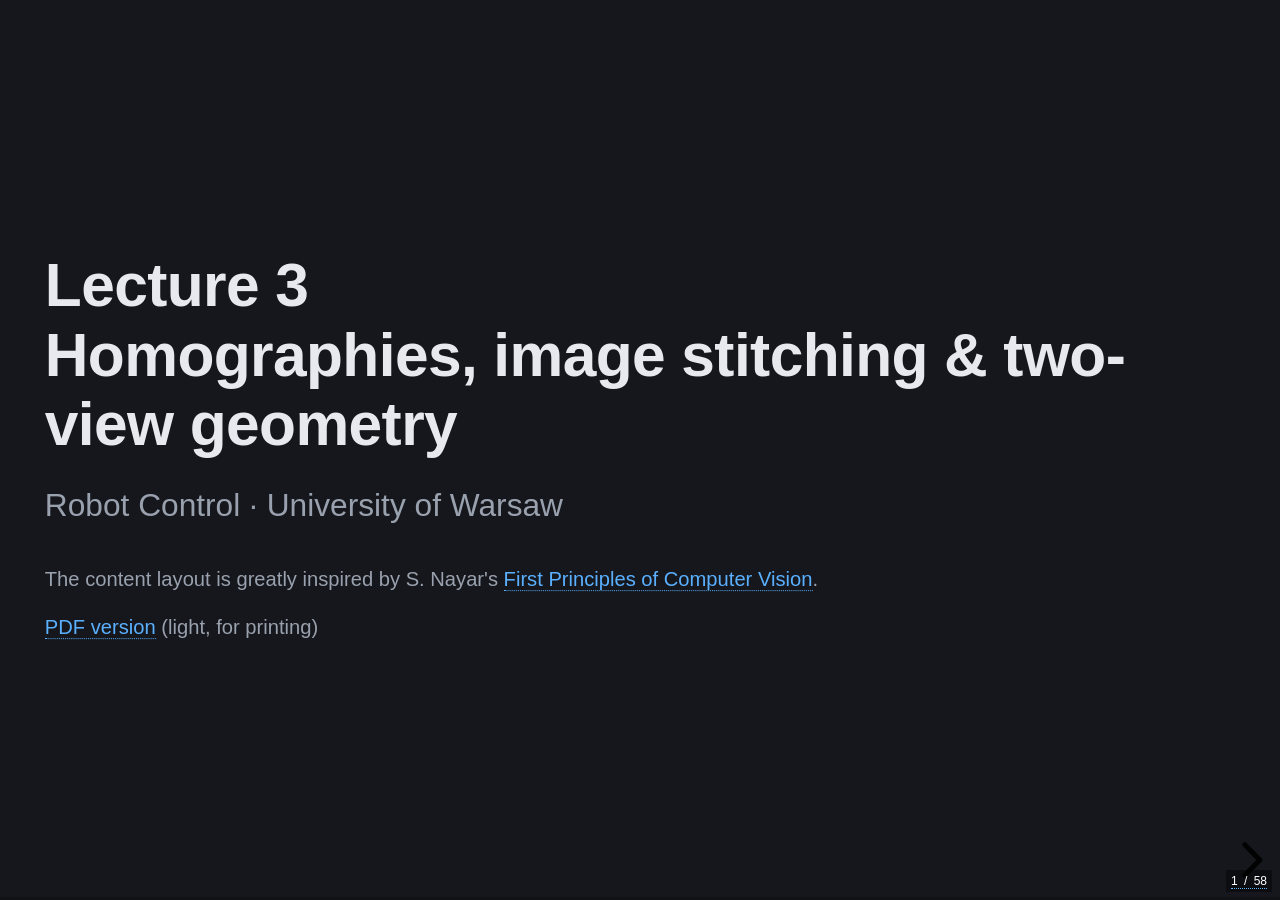
<file: docs/slides/lectures/03-stitching-epipolar/index.html>
<!doctype html>
<html lang="en">
<head>
  <meta charset="utf-8">
  <meta name="viewport" content="width=device-width, initial-scale=1">
  <title>Lecture 3: Homographies, Image Stitching &amp; Two-View Geometry</title>
  <link rel="stylesheet" href="../../vendor/reveal/reset.css">
  <link rel="stylesheet" href="../../vendor/reveal/reveal.css">
  <link rel="stylesheet" href="../../vendor/katex/katex.min.css">
  <link rel="stylesheet" href="../../shared/deck.css">
  <script src="../../vendor/katex/katex.min.js"></script>
  <script src="../../vendor/katex/contrib/auto-render.min.js"></script>
  <script type="importmap">{ "imports": { "three": "../../vendor/three/three.module.js" } }</script>
  <style>
    .flow { display:flex; align-items:center; justify-content:center; gap:0.4em; flex-wrap:nowrap; }
    .flow .step { border:2px solid var(--line); border-radius:8px; padding:0.35em 0.6em; background:var(--bg-2); text-align:center; line-height:1.25; }
    .flow .step.key { border-color:var(--accent); }
    .flow .arr { color:var(--fg-dim); font-size:1.3em; }
  </style>
</head>
<body>
<div class="reveal"><div class="slides">

<!-- ============================================================ -->
<section class="title-slide">
  <h1>Lecture 3<br>Homographies, image stitching &amp; two-view geometry</h1>
  <p class="subtitle">Robot Control · University of Warsaw</p>
  <p class="small" style="margin-top:1.2em">The content layout is greatly inspired by S. Nayar's <a href="https://fpcv.cs.columbia.edu/">First Principles of Computer Vision</a>.</p>
  <p class="small interactive-only" style="margin-top:0.6em"><a href="../../pdf/03-stitching-epipolar.pdf">PDF version</a> (light, for printing)</p>
</section>

<section>
  <h2>Three tools we already have</h2>
  <div class="cols" style="font-size:0.86em; grid-template-columns: 1fr 1.3fr 1fr">
    <div class="box">
      <h3>Homography (lecture 1)</h3>
      <p style="margin:0; font-size:0.85em">$$\begin{bmatrix}\tilde u'\\ \tilde v'\\ \tilde w'\end{bmatrix} = \underbrace{\begin{bmatrix} h_{11} & h_{12} & h_{13}\\ h_{21} & h_{22} & h_{23}\\ \textcolor{#b28dff}{h_{31}} & \textcolor{#b28dff}{h_{32}} & h_{33}\end{bmatrix}}_{H}\begin{bmatrix}u\\ v\\ 1\end{bmatrix}$$</p>
      <p style="margin:0">the projective transformation: lines stay lines, parallelism is lost; defined up to scale → <b>8 DoF</b></p>
    </div>
    <div class="box">
      <h3>DLT (lecture 2)</h3>
      <p style="margin:0.2em 0"><b>Direct Linear Transform</b>: fit a matrix defined up to scale (e.g. the camera matrix $P$) to correspondences $\tilde{\mathbf u} \equiv P\tilde{\mathbf X}$. Multiplying out the denominators gives equations <b>linear</b> in its entries $\mathbf p$; stacked:</p>
      <p style="margin:0">$$A\mathbf p = \mathbf 0:\quad \min \|A\mathbf p\| \ \text{s.t.}\ \|\mathbf p\| = 1$$</p>
      <p style="margin:0">→ eigenvector of the <b>smallest</b> eigenvalue of $A^\top A$</p>
    </div>
    <div class="box">
      <h3>RANSAC (lecture 2)</h3>
      <p style="margin:0.2em 0">wrong correspondences are normal: fit the model to <b>minimal</b> random samples, keep the one with the most inliers, refit</p>
      <p style="margin:0">$$N \ge \frac{\log(1 - p)}{\log(1 - w^s)}$$</p>
    </div>
  </div>
  <div class="takeaway" style="font-size:0.8em; margin-top:0.8em">Today all three come together, three times: for a homography, for the fundamental matrix, and for the pose between two frames.</div>
</section>

<section>
  <h2>Maps from a drone</h2>
  <div data-widget="dronemap" data-config='{"width":720,"photoWidth":340}'></div>
  <p style="font-size:0.66em; margin-top:0.3em">A drone flies back and forth 150 m above a village and takes a photo every few seconds. Each photo is put onto the map by <b>one homography</b>, and the map grows as the drone flies. Part 1: why one homography is enough, how to estimate it, how to hide the seams.</p>
  <p class="credit">orthophoto: DOP20, Bayerische Vermessungsverwaltung, <a href="https://geodaten.bayern.de/opengeodata/">geodaten.bayern.de</a> (CC BY 4.0)</p>
</section>

<section>
  <h2>The camera as a motion sensor</h2>
  <div data-widget="vomotion" data-config='{"width":500,"topWidth":340}'></div>
  <p style="font-size:0.66em; margin-top:0.3em">Points tracked from frame to frame slide across the image: near points sweep long tracks, the far wall hardly moves. From these motions alone the camera's rotation and direction of travel can be computed (Part 3); chained over time they give its trajectory: visual odometry (Part 4). Small errors add up, so the chained path slowly drifts.</p>
</section>

<section>
  <h2>Today</h2>
  <div class="cols">
    <div>
      <ol>
        <li><b>Image stitching</b>: when are two images related by a homography; estimating, warping, blending</li>
        <li><b>Features</b>: where the correspondences come from: detect, describe, match: classic and learned</li>
        <li><b>Two-view geometry</b>: a general camera pair; epipolar constraint, $E$, $F$, relative pose, the missing scale</li>
        <li><b>Visual odometry</b>: chaining two-view geometry over time, and why it drifts</li>
      </ol>
    </div>
    <div class="box">
      <h3>For a robot</h3>
      <ul style="font-size:0.85em">
        <li>maps from a drone (mosaics), a bird's-eye view of the floor</li>
        <li>recognising a place or an object from its features</li>
        <li>the camera as a motion sensor: how did I move between two frames?</li>
      </ul>
      <p class="small" style="margin:0.4em 0 0">Next lecture (Oct 28): 3D reconstruction (COLMAP, NeRF, Gaussian splatting) and SLAM.</p>
    </div>
  </div>
  <p class="small" style="margin-top:0.8em; font-size:0.75em">Further reading: Szeliski, <a href="https://szeliski.org/Book/">Computer Vision: Algorithms and Applications</a> (2nd ed.), ch. 7 (features), 8 (alignment and stitching), 11 (two views, SfM);
    Hartley &amp; Zisserman, <i>Multiple View Geometry</i>, ch. 4 (homography), 9 to 11 (epipolar geometry, $F$); <a href="https://fpcv.cs.columbia.edu/">First Principles of Computer Vision</a> (S. Nayar).</p>
</section>

<!-- ============================================================ -->
<section class="section-slide">
  <div class="num">Part 1</div>
  <h1>Image stitching</h1>
  <p class="subtitle" style="color:var(--fg-dim)">several photos → one wide image</p>
</section>

<section>
  <h2>Image stitching: the goal</h2>
  <div data-widget="stitch" data-config='{"step":"blend","blend":"feather","steps":[]}'></div>
  <div class="cols" style="font-size:0.75em; margin-top:0.4em">
    <p style="margin:0"><b>Geometry</b>: warp the images so that corresponding points align: which transformation?</p>
    <p style="margin:0"><b>Photometry</b>: blend them so that the borders are invisible (exposure, vignetting).</p>
  </div>
  <p class="credit">panorama: “Canary Wharf”, Andreas Mischok, <a href="https://polyhaven.com/a/canary_wharf">Poly Haven</a> (CC0)</p>
</section>

<section>
  <h2>Homography: definition</h2>
  <div class="cols" style="grid-template-columns: 1.25fr 1fr; font-size:0.8em">
    <div>
      <p style="margin-bottom:0">A <b>homography</b> (projective transformation) is an invertible $3\times3$ matrix $H$ acting on homogeneous coordinates:</p>
      <div class="box key" style="display:table; margin:0.3em auto">$$\begin{bmatrix}\tilde u'\\ \tilde v'\\ \tilde w'\end{bmatrix} = \begin{bmatrix} h_{11} & h_{12} & h_{13}\\ h_{21} & h_{22} & h_{23}\\ h_{31} & h_{32} & h_{33}\end{bmatrix}\begin{bmatrix}u\\ v\\ 1\end{bmatrix}, \qquad \det H \ne 0$$</div>
      <p style="margin-bottom:0">Back to pixels: divide by $\tilde w'$:</p>
      <p>$$\begin{aligned} u' &= \frac{\tilde u'}{\tilde w'} = \frac{h_{11}u + h_{12}v + h_{13}}{h_{31}u + h_{32}v + h_{33}}\\ v' &= \frac{\tilde v'}{\tilde w'} = \frac{h_{21}u + h_{22}v + h_{23}}{h_{31}u + h_{32}v + h_{33}}\end{aligned}$$</p>
      <ul>
        <li>$H$ and $kH$ ($k \ne 0$) give the same map: <b>8 DoF</b></li>
        <li>straight lines stay straight; conversely, every invertible map of the (projective) plane that keeps lines straight is a homography (sketch: optional slide)</li>
        <li>closed under composition ($H_2H_1$) and inverse ($H^{-1}$); $h_{31} = h_{32} = 0$: affine (lecture 1 hierarchy)</li>
      </ul>
    </div>
    <div class="center">
      <svg viewBox="0 0 360 300" style="width:100%; max-width:380px; display:block; margin:auto; font-family:Inter, Arial, sans-serif">
        <line x1="20" y1="250" x2="340" y2="250" stroke="#5ab0ff" stroke-width="3"/>
        <text x="312" y="276" fill="#5ab0ff" font-size="20" font-style="italic">Π<tspan baseline-shift="sub" font-size="0.7em">1</tspan></text>
        <line x1="20" y1="215" x2="340" y2="95" stroke="#5fd38d" stroke-width="3"/>
        <text x="312" y="92" fill="#5fd38d" font-size="20" font-style="italic">Π<tspan baseline-shift="sub" font-size="0.7em">2</tspan></text>
        <circle cx="150" cy="30" r="6" fill="#e7e9ee"/><text x="162" y="28" fill="#e7e9ee" font-size="18" font-style="italic">O</text>
        <line x1="150" y1="30" x2="40" y2="250" stroke="#9aa1ae" stroke-width="1.2"/>
        <line x1="150" y1="30" x2="100" y2="250" stroke="#9aa1ae" stroke-width="1.2"/>
        <line x1="150" y1="30" x2="160" y2="250" stroke="#9aa1ae" stroke-width="1.2"/>
        <line x1="150" y1="30" x2="220" y2="250" stroke="#9aa1ae" stroke-width="1.2"/>
        <line x1="150" y1="30" x2="280" y2="250" stroke="#9aa1ae" stroke-width="1.2"/>
        <line x1="40" y1="250" x2="100" y2="250" stroke="#f2b134" stroke-width="7"/>
        <line x1="66.2" y1="197.7" x2="116.1" y2="178.9" stroke="#f2b134" stroke-width="7"/>
        <line x1="100" y1="250" x2="160" y2="250" stroke="#b28dff" stroke-width="7"/>
        <line x1="116.1" y1="178.9" x2="156.1" y2="164.0" stroke="#b28dff" stroke-width="7"/>
        <line x1="160" y1="250" x2="220" y2="250" stroke="#f2b134" stroke-width="7"/>
        <line x1="156.1" y1="164.0" x2="188.7" y2="151.7" stroke="#f2b134" stroke-width="7"/>
        <line x1="220" y1="250" x2="280" y2="250" stroke="#b28dff" stroke-width="7"/>
        <line x1="188.7" y1="151.7" x2="215.9" y2="141.5" stroke="#b28dff" stroke-width="7"/>
        <circle cx="40" cy="250" r="5" fill="#e7e9ee"/>
        <circle cx="100" cy="250" r="5" fill="#e7e9ee"/>
        <circle cx="160" cy="250" r="5" fill="#e7e9ee"/>
        <circle cx="220" cy="250" r="5" fill="#e7e9ee"/>
        <circle cx="280" cy="250" r="5" fill="#e7e9ee"/>
        <circle cx="66.2" cy="197.7" r="5" fill="#e7e9ee"/>
        <circle cx="116.1" cy="178.9" r="5" fill="#e7e9ee"/>
        <circle cx="156.1" cy="164.0" r="5" fill="#e7e9ee"/>
        <circle cx="188.7" cy="151.7" r="5" fill="#e7e9ee"/>
        <circle cx="215.9" cy="141.5" r="5" fill="#e7e9ee"/>
        <text x="40" y="280" fill="#e7e9ee" font-size="15">equal steps on Π₁</text>
        <text x="196" y="182" fill="#e7e9ee" font-size="15">shrinking steps on Π₂</text>
        </svg>
      <p style="margin:0.2em 0 0; font-size:0.9em">Geometric meaning: project one plane onto another through a point $O$ (a central projection). Equal steps on $\Pi_1$ become shrinking steps on $\Pi_2$ (distances and ratios of lengths are not kept), but collinear points stay collinear. Why this is a homography: next (optional) slide.</p>
    </div>
  </div>
</section>

<section class="optional">
  <h2>Central projection is a homography: a sketch <span class="optional-badge">optional</span></h2>
  <div class="cols" style="font-size:0.64em; gap:1.2em; grid-template-columns: 1.25fr 1fr">
    <div>
      <h3>1. Plane → plane through $O$ is a homography</h3>
      <p style="margin:0"><b>Setting</b>: points are vectors in $\mathbb R^3$, the centre $O = \mathbf 0$; $\Pi_1, \Pi_2 \subset \mathbb R^3$ are planes not through $O$.</p>
      <p style="margin:0.25em 0 0"><b>Coordinates on $\Pi_1$</b>, chosen freely: a point $\mathbf a_1 \in \Pi_1$ (origin) and independent $\mathbf b_1, \mathbf c_1 \in \mathbb R^3$ parallel to $\Pi_1$ (axes). They define the map</p>
      <p style="margin:0">$$\varphi_1:\ \mathbb R^2 \to \Pi_1,\quad (s, t) \mapsto \mathbf X = \mathbf a_1 + s\,\mathbf b_1 + t\,\mathbf c_1 = \underbrace{[\,\mathbf b_1\ \mathbf c_1\ \mathbf a_1\,]}_{M_1 \in \mathbb R^{3\times3}}\begin{bmatrix}s\\ t\\ 1\end{bmatrix}$$</p>
      <p style="margin:0">a bijection: every point $\mathbf X \in \Pi_1$ (a vector in $\mathbb R^3$) has exactly one pair $(s, t) \in \mathbb R^2$, its 2D coordinates (on an image plane: the pixel). $M_1$ is invertible: otherwise $\mathbf a_1 \in \operatorname{span}(\mathbf b_1, \mathbf c_1)$ and $O \in \Pi_1$. Likewise $\varphi_2$, $M_2$, $(s', t')$ on $\Pi_2$.</p>
      <p style="margin:0.25em 0 0"><b>The projection</b> $\pi: \Pi_1 \to \Pi_2$ sends $\mathbf X$ to where the line $\{\lambda\mathbf X : \lambda \in \mathbb R\}$ through $O$ meets $\Pi_2$: $\pi(\mathbf X) = \lambda\mathbf X$ for one number $\lambda$ (depending on $\mathbf X$).</p>
      <p style="margin:0.25em 0 0"><b>Claim</b>: in coordinates, $(s, t) \mapsto (s', t') = \varphi_2^{-1}\big(\pi(\varphi_1(s, t))\big)$ is a homography:</p>
      <p style="margin:0">$$M_2\begin{bmatrix}s'\\ t'\\ 1\end{bmatrix} = \lambda M_1\begin{bmatrix}s\\ t\\ 1\end{bmatrix} \;\Rightarrow\; \begin{bmatrix}s'\\ t'\\ 1\end{bmatrix} \equiv \underbrace{M_2^{-1}M_1}_{H}\begin{bmatrix}s\\ t\\ 1\end{bmatrix}$$</p>
      <p class="small" style="margin:0">$\lambda$ is the scale that homogeneous coordinates ignore. Other $\mathbf a, \mathbf b, \mathbf c$: $H$ times invertible matrices, still a homography. Rays parallel to $\Pi_2$: $\tilde w' = 0$, the horizon.</p>
    </div>
    <div>
      <h3>2. Lines stay lines</h3>
      <p style="margin:0">Geometry: a line of $\Pi_1$ and $O$ span a plane, which meets $\Pi_2$ in a line. Algebra: if $\mathbf l^\top\tilde{\mathbf u} = 0$, then $(H^{-\top}\mathbf l)^\top (H\tilde{\mathbf u}) = \mathbf l^\top\tilde{\mathbf u} = 0$: the image points lie on the line $H^{-\top}\mathbf l$.</p>
      <h3 style="margin-top:0.5em">3. Conversely: keeps lines ⇒ homography</h3>
      <ul style="margin-top:0.2em">
        <li>4 points, no 3 collinear, and their 4 images determine a unique $H$ (8 equations, 8 DoF: the DLT)</li>
        <li>let $f$ be a bijection that keeps lines, and $H$ agree with $f$ on 4 such points; then $g = H^{-1}\circ f$ keeps lines and fixes the 4 points</li>
        <li>lines through fixed points and their intersections stay fixed; repeating this, $g$ acts on each line like an automorphism of the field $\mathbb R$, and the only one is the identity: $g = \mathrm{id}$, so $f = H$</li>
      </ul>
      <p class="small" style="margin:0.3em 0 0">Hartley &amp; Zisserman, sec. 2.3 (projective transformations, Theorem 2.10); 3 is the fundamental theorem of projective geometry.</p>
    </div>
  </div>
</section>

<section>
  <h2>When are two images related by a homography?</h2>
  <div class="cols c-3" style="font-size:0.72em; gap:0.8em">
    <div class="center">
      <svg viewBox="0 0 300 220" style="width:100%; max-width:330px; display:block; margin:auto; font-family:Inter, Arial, sans-serif">
        <line x1="10" y1="186" x2="290" y2="143" stroke="#b28dff" stroke-width="4"/>
        <text x="258" y="132" fill="#b28dff" font-size="20" font-style="italic">Π</text>
        <line x1="80" y1="40" x2="40" y2="66" stroke="#9aa1ae" stroke-width="1"/><line x1="80" y1="40" x2="120" y2="66" stroke="#9aa1ae" stroke-width="1"/>
        <line x1="220" y1="40" x2="180" y2="66" stroke="#9aa1ae" stroke-width="1"/><line x1="220" y1="40" x2="260" y2="66" stroke="#9aa1ae" stroke-width="1"/>
        <line x1="40" y1="66" x2="120" y2="66" stroke="#5ab0ff" stroke-width="4"/>
        <line x1="180" y1="66" x2="260" y2="66" stroke="#5fd38d" stroke-width="4"/>
        <line x1="80" y1="40" x2="140" y2="166" stroke="#f2b134" stroke-width="2"/>
        <line x1="220" y1="40" x2="140" y2="166" stroke="#f2b134" stroke-width="2"/>
        <line x1="80" y1="40" x2="226" y2="153" stroke="#f2b134" stroke-width="1.2" stroke-dasharray="4 4"/>
        <line x1="220" y1="40" x2="226" y2="153" stroke="#f2b134" stroke-width="1.2" stroke-dasharray="4 4"/>
        <circle cx="140" cy="166" r="6" fill="#ff6b6b"/><circle cx="226" cy="153" r="5" fill="#ff6b6b"/>
        <circle cx="92.4" cy="66" r="4.5" fill="#f2b134"/><circle cx="203.5" cy="66" r="4.5" fill="#f2b134"/>
        <circle cx="80" cy="40" r="5" fill="#e7e9ee"/><circle cx="220" cy="40" r="5" fill="#e7e9ee"/>
        <text x="58" y="28" fill="#e7e9ee" font-size="16">camera 1</text><text x="196" y="28" fill="#e7e9ee" font-size="16">camera 2</text>
      </svg>
      <h3 style="margin:0.2em 0">1. Planar scene</h3>
      <p style="margin:0">any camera motion</p>
      <p style="margin:0">plane → image 1 is a homography $H_1$, plane → image 2 is $H_2$, so image 1 → image 2 is $H_2 H_1^{-1}$</p>
    </div>
    <div class="center">
      <svg viewBox="0 0 300 220" style="width:100%; max-width:330px; display:block; margin:auto; font-family:Inter, Arial, sans-serif">
        <line x1="110" y1="72" x2="190" y2="72" stroke="#5ab0ff" stroke-width="4"/>
        <line x1="126.4" y1="89.1" x2="195.6" y2="49.1" stroke="#5fd38d" stroke-width="4"/>
        <line x1="150" y1="50" x2="85" y2="215" stroke="#f2b134" stroke-width="2"/>
        <line x1="150" y1="50" x2="255" y2="190" stroke="#f2b134" stroke-width="2"/>
        <circle cx="122" cy="121" r="6" fill="#ff6b6b"/><circle cx="96" cy="187" r="6" fill="#ff6b6b"/>
        <circle cx="198" cy="114" r="6" fill="#ff6b6b"/><circle cx="240" cy="170" r="6" fill="#ff6b6b"/>
        <circle cx="141.3" cy="72" r="4.5" fill="#15171c" stroke="#e7e9ee" stroke-width="2.2"/><circle cx="166.5" cy="72" r="4.5" fill="#15171c" stroke="#e7e9ee" stroke-width="2.2"/>
        <circle cx="137.0" cy="83.0" r="4.5" fill="#15171c" stroke="#e7e9ee" stroke-width="2.2"/><circle cx="163.3" cy="67.8" r="4.5" fill="#15171c" stroke="#e7e9ee" stroke-width="2.2"/>
        <text x="20" y="150" fill="#ff6b6b" font-size="14">scene points</text><text x="20" y="166" fill="#ff6b6b" font-size="14">at two depths</text>
        <circle cx="150" cy="50" r="5" fill="#e7e9ee"/>
        <text x="110" y="30" fill="#e7e9ee" font-size="16">one centre</text>
        <text x="200" y="100" fill="#5fd38d" font-size="15">turned</text>
      </svg>
      <h3 style="margin:0.2em 0">2. Pure rotation</h3>
      <p style="margin:0">any scene, the camera only turns about its centre</p>
      <p style="margin:0">the rays do not change, only the image plane does: both red points on a ray land on one pixel (white), in either image</p>
    </div>
    <div class="center">
      <svg viewBox="0 0 300 220" style="width:100%; max-width:330px; display:block; margin:auto; font-family:Inter, Arial, sans-serif">
        <polyline points="10,52 50,26 80,44 120,14 160,40 200,20 240,46 290,24" fill="none" stroke="#9aa1ae" stroke-width="3"/>
        <circle cx="150" cy="34" r="6" fill="#ff6b6b"/>
        <line x1="135" y1="200" x2="150" y2="34" stroke="#f2b134" stroke-width="2"/>
        <line x1="165" y1="200" x2="150" y2="34" stroke="#f2b134" stroke-width="2"/>
        <line x1="105" y1="178" x2="165" y2="178" stroke="#5ab0ff" stroke-width="4"/>
        <line x1="135" y1="184" x2="195" y2="184" stroke="#5fd38d" stroke-width="4"/>
        <circle cx="135" cy="200" r="5" fill="#e7e9ee"/><circle cx="165" cy="200" r="5" fill="#e7e9ee"/>
        <text x="40" y="214" fill="#e7e9ee" font-size="15">small baseline</text>
        <text x="196" y="80" fill="#9aa1ae" font-size="15">far away</text>
      </svg>
      <h3 style="margin:0.2em 0">3. Distant scene</h3>
      <p style="margin:0">baseline ≪ depth</p>
      <p style="margin:0">translation hardly matters: almost a pure rotation (aerial and landscape photos)</p>
    </div>
  </div>
  <div class="takeaway" style="font-size:0.75em; margin-top:0.5em">Otherwise (a 3D scene and a moving camera) there is <b>no</b> homography: points at different depths shift differently (parallax). That case is Part 3.</div>
</section>

<section>
  <h2>Why: the formulas</h2>
  <div class="cols" style="font-size:0.85em">
    <div>
      <h3>Pure rotation</h3>
      <p style="margin:0">Camera 1: $\tilde{\mathbf u}_1 \equiv K\mathbf x$. Camera 2 has the same centre, rotated: $\tilde{\mathbf u}_2 \equiv K R\,\mathbf x$.</p>
      <p>$$\mathbf x \equiv K^{-1}\tilde{\mathbf u}_1 \;\Rightarrow\; \tilde{\mathbf u}_2 \equiv \underbrace{K R K^{-1}}_{H}\,\tilde{\mathbf u}_1$$</p>
      <p style="margin:0">The depth of $\mathbf x$ cancels: one $H$ for every pixel.</p>
    </div>
    <div>
      <h3>Planar scene</h3>
      <p style="margin:0">World frame on the plane, so $z_w = 0$ (lecture 2, the planar DLT degeneracy):</p>
      <p>$$\tilde{\mathbf u} \equiv K\,[\,\mathbf r_1\ \mathbf r_2\ \mathbf r_3\ \mathbf t\,]\begin{bmatrix}x_w\\ y_w\\ 0\\ 1\end{bmatrix} = \underbrace{K\,[\,\mathbf r_1\ \mathbf r_2\ \mathbf t\,]}_{3\times3\ \text{homography}}\begin{bmatrix}x_w\\ y_w\\ 1\end{bmatrix}$$</p>
      <p style="margin:0">Image 1 → image 2: $H_2 H_1^{-1}$. Zhang's calibration uses exactly these $H_i$.</p>
    </div>
  </div>
  <div class="box" style="font-size:0.75em; margin-top:0.6em">General form (plane $\mathbf n^\top \mathbf x_1 = d$ in camera 1, camera 2 at $\mathbf x_2 = R\mathbf x_1 + \mathbf t$): $\;\mathbf x_2 = \big(R + \mathbf t\,\mathbf n^\top/d\big)\,\mathbf x_1$, so $H = K\big(R + \mathbf t\,\mathbf n^\top/d\big)K^{-1}$. For $d \to \infty$ (a distant plane) it becomes $KRK^{-1}$.</div>
</section>

<section class="optional">
  <h2>Distant scene: how far is far enough? <span class="optional-badge">optional</span></h2>
  <div class="cols" style="font-size:0.78em; grid-template-columns: 1.15fr 1fr; gap:1.2em">
    <div>
      <h3>Intuition</h3>
      <p style="margin:0">From a train window the posts by the track rush past, the trees behind them move slowly, and the mountains on the horizon hardly move (the Moon seems to travel with the train). When the camera <b>moves</b>, the image shift shrinks with the depth; when it <b>turns</b>, everything shifts alike.</p>
      <h3 style="margin-top:0.5em">Formula</h3>
      <p style="margin:0">A point at depth $Z$ in camera 1: $\mathbf x_1 = Z\,K^{-1}\tilde{\mathbf u}_1$; in camera 2: $\mathbf x_2 = R\mathbf x_1 + \mathbf t$. So</p>
      <div class="box key" style="display:table; margin:0.2em auto">$$\tilde{\mathbf u}_2 \equiv K\mathbf x_2 = Z\,KRK^{-1}\tilde{\mathbf u}_1 + K\mathbf t \;\equiv\; \underbrace{KRK^{-1}}_{\text{rotation } H}\,\tilde{\mathbf u}_1 + \frac{1}{Z}\,K\mathbf t$$</div>
      <p style="margin:0">The translation enters only through $\mathbf t/Z$. Using $H = KRK^{-1}$ anyway leaves an error (parallax) of about $\;f\,b/Z\;$ pixels for a sideways baseline $b$: the disparity of lecture 2.</p>
    </div>
    <div>
      <div class="box">
        <h3>Rule of thumb</h3>
        <p style="margin:0">Scene from $Z_{\min}$ to $\infty$: one $H$ is good when $\;f\,b / Z_{\min} \lesssim 1$ px (or the matching tolerance). A plane at depth $d$ instead, $H = K(R + \mathbf t\mathbf n^\top/d)K^{-1}$, leaves $\;f\,b\,\lvert 1/Z - 1/d\rvert$.</p>
      </div>
      <div class="box" style="margin-top:0.5em">
        <h3>Examples</h3>
        <ul style="margin:0 0 0 1.1em">
          <li>hand-held panorama with a phone: $f \approx 3000$ px, the lens moves $b \approx 2$ cm between shots: a building 60 m away 1 px, 20 m away 3 px, a person 2 m away <b>30 px</b> (ghosting)</li>
          <li>drone at $A = 100$ m, $f = 3650$ px, photos $b = 20$ m apart: the ground and the top of a 10 m tree differ by $3650 \cdot 20 \cdot (\tfrac{1}{90} - \tfrac{1}{100}) \approx 80$ px: not distant; the ground is a <b>plane</b> (case 1), trees and roofs break it (later)</li>
        </ul>
      </div>
    </div>
  </div>
</section>

<section>
  <h2>Pure rotation: the homography is exact</h2>
  <div style="font-size:1.2em"><div data-widget="parallax" data-config='{"motion":"rotate","amount":12,"motions":["rotate"],"width":370}'></div></div>
</section>

<section>
  <h2>Translation: parallax</h2>
  <div style="font-size:1.2em"><div data-widget="parallax" data-config='{"motion":"wall","amount":0.4,"motions":["wall","ground"],"width":370}'></div></div>
  <div class="cols c-3" style="font-size:0.66em; margin-top:0.5em; gap:0.8em">
    <div class="box"><b>wall H</b>: the homography of the back wall, the plane $z = 20$ m in camera 1 ($\mathbf n = (0, 0, 1)$, $d = 20$): $\;H = K\big(R + \mathbf t\,\mathbf n^\top/d\big)K^{-1}$. Exact for the wall; nearer points shift more than it predicts and appear twice.</div>
    <div class="box"><b>ground H</b>: the same formula for the ground, the plane $y = 1$ m below the camera ($\mathbf n = (0, 1, 0)$, $d = 1$; $y$ points down). Now the ground aligns and the wall, far from that plane, is doubled.</div>
    <div class="box key">With translation every plane has <b>its own</b> homography: no single $H$ fits a 3D scene. With pure rotation $\mathbf t = \mathbf 0$, the plane drops out and one $H = KRK^{-1}$ fits everything.</div>
  </div>
</section>

<section>
  <h2>Estimating a homography: $H$ is the unknown</h2>
  <div class="cols" style="grid-template-columns: 1.6fr 1fr; font-size:0.78em; gap:1.2em">
    <div>
      <p style="margin:0">So far $H$ was given and we computed where a point goes. Now the <b>points are known</b> (correspondences $(u_i, v_i) \to (u'_i, v'_i)$) and the <b>9 entries of $H$ are the unknowns</b>. As with the projection matrix $P$ in lecture 2, flatten $H$ into one vector:</p>
      <p style="margin:0.1em 0">$$H = \begin{bmatrix} \textcolor{#ff6b6b}{h_{11}} & \textcolor{#ff6b6b}{h_{12}} & \textcolor{#ff6b6b}{h_{13}}\\ \textcolor{#5fd38d}{h_{21}} & \textcolor{#5fd38d}{h_{22}} & \textcolor{#5fd38d}{h_{23}}\\ \textcolor{#b28dff}{h_{31}} & \textcolor{#b28dff}{h_{32}} & \textcolor{#b28dff}{h_{33}}\end{bmatrix} \;\longrightarrow\; \mathbf h = \begin{bmatrix}\textcolor{#ff6b6b}{h_{11}\ \ h_{12}\ \ h_{13}}\ \ \textcolor{#5fd38d}{h_{21}\ \ h_{22}\ \ h_{23}}\ \ \textcolor{#b28dff}{h_{31}\ \ h_{32}\ \ h_{33}}\end{bmatrix}^\top$$</p>
      <p style="margin:0">One correspondence, the $u'$ equation; multiply out the denominator and collect the terms:</p>
      <p style="margin:0">$$\begin{aligned} u' &= \frac{\textcolor{#ff6b6b}{h_{11}}u + \textcolor{#ff6b6b}{h_{12}}v + \textcolor{#ff6b6b}{h_{13}}}{\textcolor{#b28dff}{h_{31}}u + \textcolor{#b28dff}{h_{32}}v + \textcolor{#b28dff}{h_{33}}}\\ 0 &= u\,\textcolor{#ff6b6b}{h_{11}} + v\,\textcolor{#ff6b6b}{h_{12}} + 1\,\textcolor{#ff6b6b}{h_{13}} - u'u\,\textcolor{#b28dff}{h_{31}} - u'v\,\textcolor{#b28dff}{h_{32}} - u'\,\textcolor{#b28dff}{h_{33}}\end{aligned}$$</p>
      <p style="margin:0">The numbers $u, v, u'$ are now <b>coefficients</b>: one linear equation in $\mathbf h$. With the $v'$ equation, two rows per correspondence:</p>
      <p style="margin:0; font-size:0.92em">$$\begin{bmatrix} u & v & 1 & 0 & 0 & 0 & -u'u & -u'v & -u'\\ 0 & 0 & 0 & u & v & 1 & -v'u & -v'v & -v'\end{bmatrix}\mathbf h = \mathbf 0$$</p>
    </div>
    <div>
      <div class="box key">
        <h3>The roles swap</h3>
        <table style="font-size:0.85em; width:100%">
          <tr><th></th><th>known</th><th>unknown</th></tr>
          <tr><td>warping</td><td>$H$, $(u, v)$</td><td>$(u', v')$</td></tr>
          <tr><td>estimating</td><td>$(u_i, v_i)$, $(u'_i, v'_i)$</td><td>$\mathbf h$ (9 numbers)</td></tr>
        </table>
      </div>
      <div class="box" style="margin-top:0.6em">
        <h3>Why it is linear</h3>
        <p style="margin:0">$u'$ is a <b>ratio</b> of two expressions in $H$; cross-multiplying removes the ratio. The price: the equations are homogeneous, so $\mathbf h$ is found only up to scale, exactly as $H$ is defined.</p>
      </div>
    </div>
  </div>
</section>

<section>
  <h2>Estimating a homography: solving for $\mathbf h$</h2>
  <div class="cols" style="font-size:0.85em">
    <div>
      <p style="margin-bottom:0">Stack the two rows of every correspondence:</p>
      <p style="font-size:0.85em">$$\underbrace{\begin{bmatrix} u_1 & v_1 & 1 & 0 & 0 & 0 & -u'_1u_1 & -u'_1v_1 & -u'_1\\ 0 & 0 & 0 & u_1 & v_1 & 1 & -v'_1u_1 & -v'_1v_1 & -v'_1\\ & & & & \vdots & & & & \\ u_n & v_n & 1 & 0 & 0 & 0 & -u'_nu_n & -u'_nv_n & -u'_n\\ 0 & 0 & 0 & u_n & v_n & 1 & -v'_nu_n & -v'_nv_n & -v'_n\end{bmatrix}}_{A:\ 2n \times 9}\mathbf h = \mathbf 0$$</p>
      <ul>
        <li>$\mathbf h = \mathbf 0$ always solves it, and $\mathbf h$ is defined up to scale: $\;\min\|A\mathbf h\|$ s.t. $\|\mathbf h\| = 1$ (lecture 2)</li>
        <li>solution: the right singular vector of $A$ for the smallest singular value</li>
        <li>reshape $\mathbf h$ back into $H$: rows of three</li>
      </ul>
    </div>
    <div>
      <div class="box key">
        <h3>How many points?</h3>
        <p style="margin:0">8 DoF, 2 equations per point → <b>4 points</b>, no three of them collinear.</p>
      </div>
      <div class="box" style="margin-top:0.6em">
        <h3>In practice</h3>
        <ul style="font-size:0.85em; margin:0 0 0 1.1em">
          <li><b>normalise</b> first: shift the points to their centroid, scale to mean distance $\sqrt2$ (Hartley): pixel values $\sim 10^3$ next to $1$ make $A$ badly conditioned</li>
          <li>refine by minimising the reprojection error in pixels</li>
          <li>with wrong matches: RANSAC with $s = 4$</li>
          <li><code>cv2.findHomography(src, dst, cv2.RANSAC, 3.0)</code></li>
        </ul>
      </div>
    </div>
  </div>
</section>

<section>
  <h2>Exercise: a projective warp by hand</h2>
  <div data-widget="warp2d" data-config='{"origin":"topleft","width":640,"height":420,"tasks":[{"title":"Change only the third row: keep the top edge, send the bottom corners to the marked points (a floor seen in perspective).","corners":[[0,0],[320,0],[160,120],[0,120]]},{"title":"Now any entry may change. The same floor, centred: send the corners to the marked symmetric trapezoid. Hint: start from task 1.","corners":[[0,0],[320,0],[240,120],[80,120]]},{"title":"Challenge (any entry may change): converging verticals, the top edge shorter and centred.","corners":[[80,0],[240,0],[320,240],[0,240]]}]}'></div>
</section>

<section>
  <h2>Matches and RANSAC</h2>
  <div data-widget="stitch" data-config='{"step":"matches","steps":["images","matches","ransac"]}'></div>
  <p class="credit">panorama: “Canary Wharf”, Andreas Mischok, <a href="https://polyhaven.com/a/canary_wharf">Poly Haven</a> (CC0)</p>
</section>

<section>
  <h2>Composing the homographies</h2>
  <svg viewBox="0 0 1100 390" style="width:100%; max-width:1120px; display:block; margin:0.2em auto 0; font-family:Inter, Arial, sans-serif">
    <defs><marker id="ahc" viewBox="0 0 10 10" refX="9" refY="5" markerWidth="7" markerHeight="7" orient="auto-start-reverse"><path d="M0,0 L10,5 L0,10 z" fill="context-stroke"/></marker></defs>
    <text x="0" y="22" fill="#9aa1ae" font-size="17">photos; neighbours overlap, so only their homographies are estimated (matches + RANSAC):</text>
    <rect x="35" y="40" width="130" height="85" rx="4" fill="#ff6b6b" fill-opacity="0.18" stroke="#ff6b6b" stroke-width="3"/>
    <text x="100" y="92" fill="#ff6b6b" font-size="30" text-anchor="middle">1</text>
    <line x1="173" y1="92" x2="242" y2="92" stroke="#e7e9ee" stroke-width="2.5" marker-end="url(#ahc)"/>
    <text x="207.5" y="70" fill="#e7e9ee" font-size="20" font-style="italic" text-anchor="middle">H<tspan baseline-shift="sub" font-size="0.7em">1→2</tspan></text>
    <rect x="250" y="40" width="130" height="85" rx="4" fill="#5fd38d" fill-opacity="0.18" stroke="#5fd38d" stroke-width="3"/>
    <text x="315" y="92" fill="#5fd38d" font-size="30" text-anchor="middle">2</text>
    <line x1="388" y1="92" x2="457" y2="92" stroke="#e7e9ee" stroke-width="2.5" marker-end="url(#ahc)"/>
    <text x="422.5" y="70" fill="#e7e9ee" font-size="20" font-style="italic" text-anchor="middle">H<tspan baseline-shift="sub" font-size="0.7em">2→3</tspan></text>
    <rect x="465" y="40" width="130" height="85" rx="4" fill="#5ab0ff" fill-opacity="0.18" stroke="#5ab0ff" stroke-width="3"/>
    <text x="530" y="92" fill="#5ab0ff" font-size="30" text-anchor="middle">3</text>
    <line x1="603" y1="92" x2="672" y2="92" stroke="#e7e9ee" stroke-width="2.5" marker-end="url(#ahc)"/>
    <text x="637.5" y="70" fill="#e7e9ee" font-size="20" font-style="italic" text-anchor="middle">H<tspan baseline-shift="sub" font-size="0.7em">3→4</tspan></text>
    <rect x="680" y="40" width="130" height="85" rx="4" fill="#b28dff" fill-opacity="0.18" stroke="#b28dff" stroke-width="3"/>
    <text x="745" y="92" fill="#b28dff" font-size="30" text-anchor="middle">4</text>
    <line x1="818" y1="92" x2="887" y2="92" stroke="#e7e9ee" stroke-width="2.5" marker-end="url(#ahc)"/>
    <text x="852.5" y="70" fill="#e7e9ee" font-size="20" font-style="italic" text-anchor="middle">H<tspan baseline-shift="sub" font-size="0.7em">4→5</tspan></text>
    <rect x="895" y="40" width="130" height="85" rx="4" fill="#f2b134" fill-opacity="0.18" stroke="#f2b134" stroke-width="3"/>
    <text x="960" y="92" fill="#f2b134" font-size="30" text-anchor="middle">5</text>
    <text x="0" y="165" fill="#9aa1ae" font-size="17">the panorama in the frame of the reference photo 3: compose along the chain (read right to left), invert to go backwards:</text>
    <polygon points="205,180 365,203 365,312 205,335" fill="#ff6b6b" fill-opacity="0.16" stroke="#ff6b6b" stroke-width="3"/>
    <polygon points="855,180 695,203 695,312 855,335" fill="#f2b134" fill-opacity="0.16" stroke="#f2b134" stroke-width="3"/>
    <polygon points="350,200 480,215 480,300 350,315" fill="#5fd38d" fill-opacity="0.16" stroke="#5fd38d" stroke-width="3"/>
    <polygon points="710,200 580,215 580,300 710,315" fill="#b28dff" fill-opacity="0.16" stroke="#b28dff" stroke-width="3"/>
    <polygon points="465,215 595,215 595,300 465,300" fill="#5ab0ff" fill-opacity="0.16" stroke="#5ab0ff" stroke-width="3"/>
    <text x="262" y="266" fill="#ff6b6b" font-size="26" text-anchor="middle">1</text>
    <text x="410" y="266" fill="#5fd38d" font-size="26" text-anchor="middle">2</text>
    <text x="530" y="266" fill="#5ab0ff" font-size="26" text-anchor="middle">3</text>
    <text x="650" y="266" fill="#b28dff" font-size="26" text-anchor="middle">4</text>
    <text x="798" y="266" fill="#f2b134" font-size="26" text-anchor="middle">5</text>
    <text x="250" y="368" fill="#ff6b6b" font-size="21" font-style="italic" text-anchor="middle">H<tspan baseline-shift="sub" font-size="0.7em">2→3</tspan> H<tspan baseline-shift="sub" font-size="0.7em">1→2</tspan></text>
    <text x="400" y="345" fill="#5fd38d" font-size="21" font-style="italic" text-anchor="middle">H<tspan baseline-shift="sub" font-size="0.7em">2→3</tspan></text>
    <text x="530" y="345" fill="#5ab0ff" font-size="21" font-style="italic" text-anchor="middle">I</text>
    <text x="660" y="345" fill="#b28dff" font-size="21" font-style="italic" text-anchor="middle">H<tspan baseline-shift="sub" font-size="0.7em">3→4</tspan>⁻¹</text>
    <text x="810" y="368" fill="#f2b134" font-size="21" font-style="italic" text-anchor="middle">H<tspan baseline-shift="sub" font-size="0.7em">3→4</tspan>⁻¹ H<tspan baseline-shift="sub" font-size="0.7em">4→5</tspan>⁻¹</text>
    <text x="960" y="250" fill="#9aa1ae" font-size="16">outer photos:</text><text x="960" y="270" fill="#9aa1ae" font-size="16">more stretched</text>
    </svg>
  <div class="cols" style="font-size:0.72em; margin-top:0.2em">
    <p style="margin:0">Homographies compose by matrix products: $H_{1\to3} = H_{2\to3}\,H_{1\to2}$ (first $1 \to 2$, then $2 \to 3$), and $H_{4\to3} = H_{3\to4}^{-1}$. The canvas adds a translation $T$ so that all coordinates are positive: photo $i$ is warped by $T\,H_{i\to3}$.</p>
    <p style="margin:0">Errors multiply along the chain: the outer photos are the least accurate. Choosing the <b>middle</b> photo as the reference keeps the chains short and the stretching symmetric.</p>
  </div>
</section>

<section>
  <h2>Warping into a common frame</h2>
  <div class="cols" style="grid-template-columns: 1.2fr 1fr; font-size:0.85em">
    <div>
      <ul>
        <li>pick a <b>reference</b> image (the middle one): the others are warped into its frame</li>
        <li>compose the pairwise homographies into $H_{i \to \text{ref}}$ (previous slide)</li>
        <li>size of the result (the canvas): warp the four corners of every image; their bounding box $[x_{\min}, x_{\max}] \times [y_{\min}, y_{\max}]$ is in the reference frame, and $x_{\min}, y_{\min} &lt; 0$ (photos left of / above the reference). Canvas pixels start at $(0, 0)$, so shift by $T = \left[\begin{smallmatrix}1 & 0 & -x_{\min}\\ 0 & 1 & -y_{\min}\\ 0 & 0 & 1\end{smallmatrix}\right]$: photo $i$ is warped by $T H_{i \to \text{ref}}$</li>
        <li><b>backward</b> warping (lecture 1): for every output pixel, $H^{-1}$ gives the source position; interpolate (bilinear)</li>
      </ul>
    </div>
    <div class="box">
      <h3>Many images</h3>
      <ul style="font-size:0.9em; margin:0 0 0 1.1em">
        <li>chaining accumulates errors: the last image drifts (the same problem as odometry, Part 4)</li>
        <li>remedy: <b>bundle adjustment</b>: adjust all rotations (and $f$) together so that all matches agree (Brown &amp; Lowe, AutoStitch, 2007)</li>
        <li>wide panoramas (&gt; ~120°) stretch without bound on one plane: project onto a <b>cylinder</b> or a <b>sphere</b> instead</li>
      </ul>
    </div>
  </div>
</section>

<section>
  <h2>Warping onto the reference plane, in 3D</h2>
  <div data-widget="panoproj" data-config='{"surface":"plane","surfaces":["plane"],"yaw":30,"width":620,"height":330}'></div>
  <div class="cols c-3" style="font-size:0.66em; margin-top:0.4em; gap:1em">
    <p style="margin:0">One camera centre, three photos (small frames) taken by turning it. Every pixel of photo $i$ defines a ray; the panorama pixel is where the ray meets the <b>image plane of the reference photo</b>, extended.</p>
    <p style="margin:0">This is exactly the homography $H = KR_{\text{ref}}R_i^\top K^{-1}$: the same rays, a different plane.</p>
    <p style="margin:0">Turn the outer photos further: their projections stretch, and at 90° their rays run parallel to the plane and never meet it.</p>
  </div>
  <p class="credit">panorama: “Canary Wharf”, Andreas Mischok, <a href="https://polyhaven.com/a/canary_wharf">Poly Haven</a> (CC0)</p>
</section>

<section>
  <h2>Wide panoramas: plane or cylinder</h2>
  <div data-widget="stitch" data-config='{"views":5,"step":"warp","projButton":true}'></div>
  <p class="credit">panorama: “Canary Wharf”, Andreas Mischok, <a href="https://polyhaven.com/a/canary_wharf">Poly Haven</a> (CC0)</p>
</section>

<section class="optional">
  <h2>Plane or cylinder, in 3D <span class="optional-badge">optional</span></h2>
  <div data-widget="panoproj" data-config='{"surface":"cylinder","views":5,"yaw":56,"width":620,"height":330}'></div>
  <div class="cols c-3" style="font-size:0.66em; margin-top:0.4em; gap:1em">
    <p style="margin:0">Five photos, turned up to ±56°. On the <b>plane</b> the outer ones explode in size; on a <b>cylinder</b> around the camera every direction is equally far away, so all photos keep their size.</p>
    <p style="margin:0">"unroll" flattens the cylinder into the panorama strip, $u = f\,\theta$: a turn of the camera becomes a horizontal shift.</p>
    <p style="margin:0">The price: the strip is no longer a pinhole image, so straight horizontal lines bend (next slide).</p>
  </div>
  <p class="credit">panorama: “Canary Wharf”, Andreas Mischok, <a href="https://polyhaven.com/a/canary_wharf">Poly Haven</a> (CC0)</p>
</section>

<section class="optional">
  <h2>Panorama surfaces: the model <span class="optional-badge">optional</span></h2>
  <p style="font-size:0.8em; margin:0 0 0.3em">Backward warping: panorama pixel $(u, v)$ → a <b>ray</b> $\mathbf d$ in the reference camera frame → its pixel in view $i$: $\;\tilde{\mathbf u}_i \equiv K R_i\,\mathbf d$. The surfaces differ only in pixel → ray:</p>
  <table style="font-size:0.62em; width:100%">
    <tr><th></th><th>plane (reference image plane)</th><th>cylinder (radius $f$, vertical axis)</th><th>sphere (equirectangular)</th></tr>
    <tr><td>coordinates</td><td>$u, v$ on the plane $z = f$</td><td>angle $\theta = (u - o_x)/f$, height $h = (v - o_y)/f$</td><td>$\theta = (u - o_x)/f$, $\varphi = (v - o_y)/f$</td></tr>
    <tr><td>ray $\mathbf d$</td><td>$(u - o_x,\ v - o_y,\ f) \equiv K^{-1}\tilde{\mathbf u}$</td><td>$(\sin\theta,\ h,\ \cos\theta)$</td><td>$(\cos\varphi\sin\theta,\ \sin\varphi,\ \cos\varphi\cos\theta)$</td></tr>
    <tr><td>view $i$</td><td>$KR_iK^{-1}\tilde{\mathbf u}$: a <b>homography</b></td><td colspan="2">not a homography; a turn about the vertical axis is a <b>horizontal shift</b> $\Delta u = f\,\Delta\theta$</td></tr>
    <tr><td>straight lines</td><td>all stay straight (it is a pinhole image)</td><td>vertical ones stay straight; horizontal ones bend (except the horizon)</td><td>only the vertical ones and the horizon</td></tr>
    <tr><td>field of view</td><td>$&lt; 180°$; the stretch at angle $\alpha$ off-axis is $1/\cos^2\alpha$: ×4 at 60°, ×33 at 80°</td><td>360° horizontally; vertically as a plane</td><td>360° × 180°; the poles are stretched</td></tr>
    <tr><td>needs</td><td>only the $H$'s (no calibration)</td><td colspan="2">$f$ (and $K$), and the rotation axis = the cylinder axis (a level camera)</td></tr>
  </table>
  <div class="cols c-3" style="font-size:0.66em; margin-top:0.4em; gap:0.8em">
    <div class="box"><b>Plane</b> makes sense for a few photos (under ~90°) and is the <b>only</b> correct choice for a planar scene (a floor, a facade, a document): there the images are related by $H$, not by a rotation.</div>
    <div class="box"><b>Cylinder</b>: a horizontal sweep from one spot (phone panoramas, a rotating robot head). Wrong for a planar scene photographed while walking.</div>
    <div class="box"><b>Sphere</b>: full 360° cameras, VR; the format of the photo the panorama on these slides is rendered from.</div>
  </div>
</section>

<section>
  <h2>Warping and blending to play with</h2>
  <div data-widget="stitch" data-config='{"step":"blend","blend":"none","steps":["warp","blend"]}'></div>
  <p class="credit">panorama: “Canary Wharf”, Andreas Mischok, <a href="https://polyhaven.com/a/canary_wharf">Poly Haven</a> (CC0)</p>
</section>

<section>
  <h2>Blending</h2>
  <div class="cols" style="font-size:0.85em">
    <div>
      <p>The images differ in exposure, vignetting and white balance; small misalignments remain. Overwriting gives <b>visible seams</b>.</p>
      <p><b>Feathering</b>: a weighted average, weights falling off towards each image's border:</p>
      <div class="box key" style="display:table; margin:0.3em auto">$$I(\mathbf x) = \frac{\sum_i w_i(\mathbf x)\, I_i(\mathbf x)}{\sum_i w_i(\mathbf x)}$$</div>
      <p style="margin:0.2em 0">$w_i(\mathbf x)$: distance from $\mathbf x$ to the border of image $i$: a <b>distance transform</b> of the image's mask (<code>cv2.distanceTransform</code>).</p>
    </div>
    <div class="box">
      <h3>Better blending</h3>
      <ul style="font-size:0.85em; margin:0 0 0 1.1em">
        <li><b>exposure compensation</b>: one gain per image, fitted on the overlaps</li>
        <li><b>seam finding</b>: cut where the images agree (graph cut): hides parallax and moving people</li>
        <li><b>multi-band blending</b> (Burt &amp; Adelson, 1983): blend low frequencies over a wide band, details over a narrow one: no ghosting, no seams</li>
      </ul>
      <p style="font-size:0.8em; margin:0.4em 0 0">All of it: <code>cv2.Stitcher_create()</code>.</p>
    </div>
  </div>
</section>

<section>
  <h2>Homographies in robotics</h2>
  <div class="cols" style="font-size:0.95em">
    <ul>
      <li><b>bird's-eye view</b> of the floor or the road (inverse perspective mapping): the ground is a plane, so camera → top view is one homography, from 4 marked floor points; parking assistants, lane detection, mobile robots</li>
      <li><b>aerial mosaics</b>: a drone far above the ground (cases 1 and 3), maps for agriculture and inspection. For flat ground this is <b>orthorectification</b> (orthophotos, orthomosaics); hilly terrain needs a terrain model instead of one homography</li>
    </ul>
    <ul>
      <li><b>planar markers</b>: the 4 corners of an ArUco/AprilTag give a homography; the pose follows from $H = K[\mathbf r_1\ \mathbf r_2\ \mathbf t]$ (lecture 2, IPPE)</li>
      <li><b>calibration</b>: Zhang's method, one homography per view of the board (lecture 2)</li>
      <li><b>stereo rectification</b>: one homography per image makes the epipolar lines horizontal (lecture 2 → Part 3)</li>
      <li><b>image stabilisation</b>: undo the camera's small rotations between frames with $KRK^{-1}$ (the rotation from a gyroscope)</li>
    </ul>
  </div>
</section>

<section>
  <h2>Bird's-eye view: one homography of the floor</h2>
  <div data-widget="birdseye" data-config='{}'></div>
  <p style="font-size:0.72em; margin-top:0.4em">The floor is a plane, so camera image → top view is a single homography: here from the camera's height and pitch, or from 4 marked floor points. The floor comes out metric (the marked square is a square, distances can be read off the grid). Everything above the floor (box, sphere) is smeared away from the camera: the homography holds only for points on that plane.</p>
</section>

<section>
  <h2>Aerial mosaics: photogrammetry flights</h2>
  <div class="cols" style="font-size:0.76em">
    <div>
      <h3>The flight</h3>
      <ul>
        <li>a drone flies parallel lines back and forth (a "lawnmower" pattern), camera pointing straight down (nadir)</li>
        <li>overlap: about 75 to 80% along a line, 60 to 70% between lines: every ground point is in several photos</li>
        <li><b>ground sampling distance</b> (the size of one pixel on the ground): $\;\text{GSD} = A / f$, with $A$ the altitude and $f$ in pixels. Example: $f \approx 3650$ px (1-inch sensor, 8.8 mm lens), $A = 100$ m → 2.7 cm/px</li>
      </ul>
      <h3>Flat ground: homographies</h3>
      <ul>
        <li>photo $i$ ↔ ground plane: $H_i = K[\mathbf r_1\ \mathbf r_2\ \mathbf t]$ (case 1), the pose from GPS + IMU</li>
        <li>refined with feature matches between overlapping photos and bundle adjustment; ground control points or RTK GPS give centimetre accuracy</li>
      </ul>
    </div>
    <div>
      <h3>Real terrain: relief displacement</h3>
      <svg viewBox="0 0 420 212" style="width:100%; max-width:420px; display:block; margin:0.2em auto; font-family:Inter, Arial, sans-serif">
        <line x1="10" y1="180" x2="410" y2="180" stroke="#5fd38d" stroke-width="3"/>
        <rect x="270" y="110" width="36" height="70" fill="#9aa1ae" fill-opacity="0.35" stroke="#9aa1ae" stroke-width="2"/>
        <circle cx="140" cy="20" r="6" fill="#e7e9ee"/><text x="100" y="16" fill="#e7e9ee" font-size="15">camera</text>
        <line x1="60" y1="40" x2="220" y2="40" stroke="#5ab0ff" stroke-width="3"/>
        <line x1="140" y1="20" x2="140" y2="180" stroke="#9aa1ae" stroke-dasharray="4 4"/>
        <line x1="140" y1="20" x2="288" y2="110" stroke="#f2b134" stroke-width="2"/>
        <line x1="288" y1="110" x2="403" y2="180" stroke="#f2b134" stroke-width="2" stroke-dasharray="5 4"/>
        <line x1="140" y1="20" x2="288" y2="180" stroke="#ff6b6b" stroke-width="1.6"/>
        <circle cx="288" cy="110" r="5" fill="#f2b134"/><circle cx="288" cy="180" r="5" fill="#ff6b6b"/>
        <circle cx="403" cy="180" r="5" fill="#f2b134"/>
        <line x1="290" y1="192" x2="401" y2="192" stroke="#f2b134" stroke-width="2"/><text x="335" y="207" fill="#f2b134" font-size="14" font-style="italic">Δr</text>
        <text x="325" y="120" fill="#f2b134" font-size="14">image of the roof</text>
        <text x="236" y="198" fill="#ff6b6b" font-size="14">foot</text>
        <text x="152" y="110" fill="#9aa1ae" font-size="14" font-style="italic">A</text>
        <text x="256" y="150" fill="#9aa1ae" font-size="14" font-style="italic">h</text>
      </svg>
      <ul style="margin-top:0">
        <li>a point at height $h$ maps through the ground homography as if it were on the ground, shifted away from the image centre by $\;\Delta r = r\,h / A$ ($r$: its distance from the centre in the image)</li>
        <li>buildings and trees lean outwards, differently in each photo: the mosaic breaks there</li>
        <li>the real pipeline (next lecture): structure from motion → 3D points → surface model → a <b>true orthophoto</b>, every point seen straight from above; OpenDroneMap (open source), Pix4D, Metashape</li>
      </ul>
    </div>
  </div>
</section>

<section>
  <h2>Aerial mosaic, as the drone flies</h2>
  <div data-widget="dronemap" data-config='{"width":650,"photoWidth":330,"info":true}'></div>
  <p style="font-size:0.64em; margin-top:0.3em">Every new photo: its pose gives $H_i = K[\mathbf r_1\ \mathbf r_2\ \mathbf t]$ (readout), each map pixel is sent through $H_i$ into the photo (backward warping), and the photos are feathered. Westbound photos are turned by 180°: $H_i$ contains that rotation. Exact poses here; real GPS/IMU poses: next slide.</p>
  <p class="credit">orthophoto: DOP20, Bayerische Vermessungsverwaltung, <a href="https://geodaten.bayern.de/opengeodata/">geodaten.bayern.de</a> (CC BY 4.0)</p>
</section>

<section>
  <h2>Aerial mosaic to play with</h2>
  <div data-widget="aerial" data-config='{}'></div>
  <p style="font-size:0.66em; margin-top:0.3em">Each photo goes onto the map by one homography $H_i = K[\mathbf r_1\ \mathbf r_2\ \mathbf t]$ from the drone's GPS and IMU pose. Try "GPS/IMU noise" (seams: hence feature matching and bundle adjustment) and "buildings / trees (3D)" (tall objects move away from each photo's centre by $\Delta r = r\,h/A$).</p>
</section>

<!-- ============================================================ -->
<section class="section-slide">
  <div class="num">Part 2</div>
  <h1>Features</h1>
  <p class="subtitle" style="color:var(--fg-dim)">where do the correspondences come from?</p>
</section>

<section>
  <h2>Detect, describe, match</h2>
  <div class="flow" style="font-size:0.7em; margin:0.2em 0 0.5em">
    <div class="step key"><b>detect</b><br><span class="small" style="font-size:0.85em">distinctive points</span></div><div class="arr">→</div>
    <div class="step key"><b>describe</b><br><span class="small" style="font-size:0.85em">a vector per point</span></div><div class="arr">→</div>
    <div class="step key"><b>match</b><br><span class="small" style="font-size:0.85em">nearest descriptors</span></div><div class="arr">→</div>
    <div class="step"><b>verify</b><br><span class="small" style="font-size:0.85em">RANSAC on the geometry</span></div>
  </div>
  <svg viewBox="0 0 1180 500" style="width:100%; max-width:1180px; display:block; margin:auto; font-family:Inter, Arial, sans-serif">
    <text x="0.0" y="18.0" fill="#9aa1ae" font-size="15" text-anchor="start">photo 1</text>
    <text x="0.0" y="254.0" fill="#9aa1ae" font-size="15" text-anchor="start">photo 2 (moved, turned, darker)</text>
    <image href="../../assets/lecture03/feat_a.jpg" x="0" y="26" width="330" height="206" preserveAspectRatio="none"/>
    <image href="../../assets/lecture03/feat_b.jpg" x="0" y="262" width="330" height="206" preserveAspectRatio="none"/>
    <rect x="0" y="26" width="330" height="206" fill="none" stroke="#3a3f4b"/><rect x="0" y="262" width="330" height="206" fill="none" stroke="#3a3f4b"/>
    <g class="fragment" data-fragment-index="1">
    <circle cx="259.4" cy="180.9" r="4" fill="none" stroke="#f2b134" stroke-width="2"/>
    <circle cx="196.2" cy="180.9" r="4" fill="none" stroke="#f2b134" stroke-width="2"/>
    <circle cx="236.5" cy="112.2" r="4" fill="none" stroke="#f2b134" stroke-width="2"/>
    <circle cx="215.4" cy="114.0" r="4" fill="none" stroke="#f2b134" stroke-width="2"/>
    <circle cx="205.3" cy="180.9" r="4" fill="none" stroke="#f2b134" stroke-width="2"/>
    <circle cx="250.2" cy="180.9" r="4" fill="none" stroke="#f2b134" stroke-width="2"/>
    <circle cx="65.1" cy="47.1" r="4" fill="none" stroke="#f2b134" stroke-width="2"/>
    <circle cx="225.5" cy="116.8" r="4" fill="none" stroke="#f2b134" stroke-width="2"/>
    <circle cx="152.2" cy="181.8" r="4" fill="none" stroke="#f2b134" stroke-width="2"/>
    <circle cx="195.2" cy="187.3" r="4" fill="none" stroke="#f2b134" stroke-width="2"/>
    <circle cx="250.2" cy="187.3" r="4" fill="none" stroke="#f2b134" stroke-width="2"/>
    <circle cx="44.0" cy="110.3" r="4" fill="none" stroke="#f2b134" stroke-width="2"/>
    <circle cx="155.8" cy="147.9" r="4" fill="none" stroke="#f2b134" stroke-width="2"/>
    <circle cx="302.5" cy="187.3" r="4" fill="none" stroke="#f2b134" stroke-width="2"/>
    <circle cx="60.5" cy="103.9" r="4" fill="none" stroke="#f2b134" stroke-width="2"/>
    <circle cx="194.3" cy="115.8" r="4" fill="none" stroke="#f2b134" stroke-width="2"/>
    <circle cx="47.7" cy="154.3" r="4" fill="none" stroke="#f2b134" stroke-width="2"/>
    <circle cx="82.5" cy="114.9" r="4" fill="none" stroke="#f2b134" stroke-width="2"/>
    <circle cx="66.9" cy="104.8" r="4" fill="none" stroke="#f2b134" stroke-width="2"/>
    <circle cx="143.9" cy="180.9" r="4" fill="none" stroke="#f2b134" stroke-width="2"/>
    <circle cx="145.8" cy="38.8" r="4" fill="none" stroke="#f2b134" stroke-width="2"/>
    <circle cx="55.9" cy="63.6" r="4" fill="none" stroke="#f2b134" stroke-width="2"/>
    <circle cx="210.8" cy="125.0" r="4" fill="none" stroke="#f2b134" stroke-width="2"/>
    <circle cx="247.5" cy="172.7" r="4" fill="none" stroke="#f2b134" stroke-width="2"/>
    <circle cx="44.0" cy="53.5" r="4" fill="none" stroke="#f2b134" stroke-width="2"/>
    <circle cx="89.8" cy="115.8" r="4" fill="none" stroke="#f2b134" stroke-width="2"/>
    <circle cx="255.8" cy="96.6" r="4" fill="none" stroke="#f2b134" stroke-width="2"/>
    <circle cx="141.2" cy="173.6" r="4" fill="none" stroke="#f2b134" stroke-width="2"/>
    <circle cx="273.2" cy="93.8" r="4" fill="none" stroke="#f2b134" stroke-width="2"/>
    <circle cx="193.4" cy="172.7" r="4" fill="none" stroke="#f2b134" stroke-width="2"/>
    <circle cx="165.9" cy="147.9" r="4" fill="none" stroke="#f2b134" stroke-width="2"/>
    <circle cx="25.7" cy="182.8" r="4" fill="none" stroke="#f2b134" stroke-width="2"/>
    <circle cx="299.8" cy="147.9" r="4" fill="none" stroke="#f2b134" stroke-width="2"/>
    <circle cx="181.5" cy="114.0" r="4" fill="none" stroke="#f2b134" stroke-width="2"/>
    <circle cx="203.5" cy="107.6" r="4" fill="none" stroke="#f2b134" stroke-width="2"/>
    <circle cx="57.8" cy="80.1" r="4" fill="none" stroke="#f2b134" stroke-width="2"/>
    <circle cx="297.0" cy="117.7" r="4" fill="none" stroke="#f2b134" stroke-width="2"/>
    <circle cx="278.7" cy="92.0" r="4" fill="none" stroke="#f2b134" stroke-width="2"/>
    <circle cx="146.7" cy="61.8" r="4" fill="none" stroke="#f2b134" stroke-width="2"/>
    <circle cx="16.5" cy="113.1" r="4" fill="none" stroke="#f2b134" stroke-width="2"/>
    <circle cx="244.8" cy="308.8" r="4" fill="none" stroke="#f2b134" stroke-width="2"/>
    <circle cx="263.1" cy="348.2" r="4" fill="none" stroke="#f2b134" stroke-width="2"/>
    <circle cx="238.3" cy="322.5" r="4" fill="none" stroke="#f2b134" stroke-width="2"/>
    <circle cx="273.2" cy="334.4" r="4" fill="none" stroke="#f2b134" stroke-width="2"/>
    <circle cx="244.8" cy="318.8" r="4" fill="none" stroke="#f2b134" stroke-width="2"/>
    <circle cx="176.0" cy="410.5" r="4" fill="none" stroke="#f2b134" stroke-width="2"/>
    <circle cx="267.7" cy="319.8" r="4" fill="none" stroke="#f2b134" stroke-width="2"/>
    <circle cx="257.6" cy="339.0" r="4" fill="none" stroke="#f2b134" stroke-width="2"/>
    <circle cx="264.0" cy="355.5" r="4" fill="none" stroke="#f2b134" stroke-width="2"/>
    <circle cx="246.6" cy="334.4" r="4" fill="none" stroke="#f2b134" stroke-width="2"/>
    <circle cx="256.7" cy="328.9" r="4" fill="none" stroke="#f2b134" stroke-width="2"/>
    <circle cx="259.4" cy="320.7" r="4" fill="none" stroke="#f2b134" stroke-width="2"/>
    <circle cx="125.6" cy="343.6" r="4" fill="none" stroke="#f2b134" stroke-width="2"/>
    <circle cx="147.6" cy="339.9" r="4" fill="none" stroke="#f2b134" stroke-width="2"/>
    <circle cx="109.1" cy="415.1" r="4" fill="none" stroke="#f2b134" stroke-width="2"/>
    <circle cx="253.0" cy="319.8" r="4" fill="none" stroke="#f2b134" stroke-width="2"/>
    <circle cx="119.2" cy="414.2" r="4" fill="none" stroke="#f2b134" stroke-width="2"/>
    <circle cx="166.8" cy="410.5" r="4" fill="none" stroke="#f2b134" stroke-width="2"/>
    <circle cx="265.8" cy="307.8" r="4" fill="none" stroke="#f2b134" stroke-width="2"/>
    <circle cx="135.7" cy="345.4" r="4" fill="none" stroke="#f2b134" stroke-width="2"/>
    <circle cx="64.2" cy="418.8" r="4" fill="none" stroke="#f2b134" stroke-width="2"/>
    <circle cx="110.0" cy="422.4" r="4" fill="none" stroke="#f2b134" stroke-width="2"/>
    <circle cx="235.6" cy="332.6" r="4" fill="none" stroke="#f2b134" stroke-width="2"/>
    <circle cx="166.8" cy="417.8" r="4" fill="none" stroke="#f2b134" stroke-width="2"/>
    <circle cx="222.8" cy="414.2" r="4" fill="none" stroke="#f2b134" stroke-width="2"/>
    <circle cx="239.2" cy="350.0" r="4" fill="none" stroke="#f2b134" stroke-width="2"/>
    <circle cx="103.6" cy="346.3" r="4" fill="none" stroke="#f2b134" stroke-width="2"/>
    <circle cx="65.1" cy="383.0" r="4" fill="none" stroke="#f2b134" stroke-width="2"/>
    <circle cx="121.9" cy="354.6" r="4" fill="none" stroke="#f2b134" stroke-width="2"/>
    <circle cx="163.2" cy="402.2" r="4" fill="none" stroke="#f2b134" stroke-width="2"/>
    <circle cx="106.3" cy="406.8" r="4" fill="none" stroke="#f2b134" stroke-width="2"/>
    <circle cx="55.0" cy="418.8" r="4" fill="none" stroke="#f2b134" stroke-width="2"/>
    <circle cx="165.9" cy="320.7" r="4" fill="none" stroke="#f2b134" stroke-width="2"/>
    <circle cx="52.2" cy="410.5" r="4" fill="none" stroke="#f2b134" stroke-width="2"/>
    <circle cx="309.8" cy="313.3" r="4" fill="none" stroke="#f2b134" stroke-width="2"/>
    <circle cx="48.6" cy="294.1" r="4" fill="none" stroke="#f2b134" stroke-width="2"/>
    <circle cx="268.6" cy="396.8" r="4" fill="none" stroke="#f2b134" stroke-width="2"/>
    <circle cx="211.8" cy="340.8" r="4" fill="none" stroke="#f2b134" stroke-width="2"/>
    <circle cx="89.8" cy="346.3" r="4" fill="none" stroke="#f2b134" stroke-width="2"/>
    <circle cx="216.3" cy="372.9" r="4" fill="none" stroke="#f2b134" stroke-width="2"/>
    </g>
    <g class="fragment" data-fragment-index="2">
    <circle cx="236.5" cy="112.2" r="8" fill="none" stroke="#ff6b6b" stroke-width="3"/>
    <circle cx="147.6" cy="339.9" r="8" fill="none" stroke="#ff6b6b" stroke-width="3"/>
    <circle cx="250.2" cy="180.9" r="8" fill="none" stroke="#5ab0ff" stroke-width="3"/>
    <circle cx="166.8" cy="410.5" r="8" fill="none" stroke="#5ab0ff" stroke-width="3"/>
    <svg x="392" y="26" width="72" height="72" viewBox="500 172 32 32" preserveAspectRatio="none"><image href="../../assets/lecture03/feat_a.jpg" x="0" y="0" width="720" height="450" style="image-rendering:pixelated"/></svg>
    <rect x="392" y="26" width="72" height="72" fill="none" stroke="#ff6b6b" stroke-width="3"/>
    <text x="474.0" y="38.0" fill="#9aa1ae" font-size="13" text-anchor="start">photo 1</text>
    <line x1="474" y1="98" x2="710.8" y2="98" stroke="#3a3f4b"/>
    <rect x="474.0" y="97.5" width="5.8" height="0.5" fill="#ff6b6b"/>
    <rect x="481.4" y="97.1" width="5.8" height="0.9" fill="#ff6b6b"/>
    <rect x="488.8" y="97.6" width="5.8" height="0.4" fill="#ff6b6b"/>
    <rect x="496.2" y="98.0" width="5.8" height="0.0" fill="#ff6b6b"/>
    <rect x="503.6" y="90.2" width="5.8" height="7.8" fill="#ff6b6b"/>
    <rect x="511.0" y="93.6" width="5.8" height="4.4" fill="#ff6b6b"/>
    <rect x="518.4" y="98.0" width="5.8" height="0.0" fill="#ff6b6b"/>
    <rect x="525.8" y="98.0" width="5.8" height="0.0" fill="#ff6b6b"/>
    <rect x="533.2" y="97.5" width="5.8" height="0.5" fill="#ff6b6b"/>
    <rect x="540.6" y="97.6" width="5.8" height="0.4" fill="#ff6b6b"/>
    <rect x="548.0" y="97.9" width="5.8" height="0.1" fill="#ff6b6b"/>
    <rect x="555.4" y="94.9" width="5.8" height="3.1" fill="#ff6b6b"/>
    <rect x="562.8" y="95.8" width="5.8" height="2.2" fill="#ff6b6b"/>
    <rect x="570.2" y="92.0" width="5.8" height="6.0" fill="#ff6b6b"/>
    <rect x="577.6" y="87.3" width="5.8" height="10.7" fill="#ff6b6b"/>
    <rect x="585.0" y="92.7" width="5.8" height="5.3" fill="#ff6b6b"/>
    <rect x="592.4" y="95.1" width="5.8" height="2.9" fill="#ff6b6b"/>
    <rect x="599.8" y="96.7" width="5.8" height="1.3" fill="#ff6b6b"/>
    <rect x="607.2" y="97.5" width="5.8" height="0.5" fill="#ff6b6b"/>
    <rect x="614.6" y="87.4" width="5.8" height="10.6" fill="#ff6b6b"/>
    <rect x="622.0" y="69.0" width="5.8" height="29.0" fill="#ff6b6b"/>
    <rect x="629.4" y="54.9" width="5.8" height="43.1" fill="#ff6b6b"/>
    <rect x="636.8" y="88.9" width="5.8" height="9.1" fill="#ff6b6b"/>
    <rect x="644.2" y="95.0" width="5.8" height="3.0" fill="#ff6b6b"/>
    <rect x="651.6" y="95.5" width="5.8" height="2.5" fill="#ff6b6b"/>
    <rect x="659.0" y="96.7" width="5.8" height="1.3" fill="#ff6b6b"/>
    <rect x="666.4" y="96.1" width="5.8" height="1.9" fill="#ff6b6b"/>
    <rect x="673.8" y="95.7" width="5.8" height="2.3" fill="#ff6b6b"/>
    <rect x="681.2" y="96.6" width="5.8" height="1.4" fill="#ff6b6b"/>
    <rect x="688.6" y="89.3" width="5.8" height="8.7" fill="#ff6b6b"/>
    <rect x="696.0" y="65.6" width="5.8" height="32.4" fill="#ff6b6b"/>
    <rect x="703.4" y="46.0" width="5.8" height="52.0" fill="#ff6b6b"/>
    <svg x="392" y="134" width="72" height="72" viewBox="306 154 32 32" preserveAspectRatio="none"><image href="../../assets/lecture03/feat_b.jpg" x="0" y="0" width="720" height="450" style="image-rendering:pixelated"/></svg>
    <rect x="392" y="134" width="72" height="72" fill="none" stroke="#ff6b6b" stroke-width="3"/>
    <text x="474.0" y="146.0" fill="#9aa1ae" font-size="13" text-anchor="start">photo 2</text>
    <line x1="474" y1="206" x2="710.8" y2="206" stroke="#3a3f4b"/>
    <rect x="474.0" y="205.6" width="5.8" height="0.4" fill="#ff6b6b"/>
    <rect x="481.4" y="205.0" width="5.8" height="1.0" fill="#ff6b6b"/>
    <rect x="488.8" y="205.8" width="5.8" height="0.2" fill="#ff6b6b"/>
    <rect x="496.2" y="206.0" width="5.8" height="0.0" fill="#ff6b6b"/>
    <rect x="503.6" y="193.8" width="5.8" height="12.2" fill="#ff6b6b"/>
    <rect x="511.0" y="201.5" width="5.8" height="4.5" fill="#ff6b6b"/>
    <rect x="518.4" y="205.9" width="5.8" height="0.1" fill="#ff6b6b"/>
    <rect x="525.8" y="205.9" width="5.8" height="0.1" fill="#ff6b6b"/>
    <rect x="533.2" y="205.5" width="5.8" height="0.5" fill="#ff6b6b"/>
    <rect x="540.6" y="205.7" width="5.8" height="0.3" fill="#ff6b6b"/>
    <rect x="548.0" y="205.9" width="5.8" height="0.1" fill="#ff6b6b"/>
    <rect x="555.4" y="199.7" width="5.8" height="6.3" fill="#ff6b6b"/>
    <rect x="562.8" y="206.0" width="5.8" height="0.0" fill="#ff6b6b"/>
    <rect x="570.2" y="206.0" width="5.8" height="0.0" fill="#ff6b6b"/>
    <rect x="577.6" y="187.2" width="5.8" height="18.8" fill="#ff6b6b"/>
    <rect x="585.0" y="200.9" width="5.8" height="5.1" fill="#ff6b6b"/>
    <rect x="592.4" y="201.8" width="5.8" height="4.2" fill="#ff6b6b"/>
    <rect x="599.8" y="205.9" width="5.8" height="0.1" fill="#ff6b6b"/>
    <rect x="607.2" y="206.0" width="5.8" height="0.0" fill="#ff6b6b"/>
    <rect x="614.6" y="193.1" width="5.8" height="12.9" fill="#ff6b6b"/>
    <rect x="622.0" y="165.6" width="5.8" height="40.4" fill="#ff6b6b"/>
    <rect x="629.4" y="172.1" width="5.8" height="33.9" fill="#ff6b6b"/>
    <rect x="636.8" y="201.9" width="5.8" height="4.1" fill="#ff6b6b"/>
    <rect x="644.2" y="202.5" width="5.8" height="3.5" fill="#ff6b6b"/>
    <rect x="651.6" y="203.9" width="5.8" height="2.1" fill="#ff6b6b"/>
    <rect x="659.0" y="203.8" width="5.8" height="2.2" fill="#ff6b6b"/>
    <rect x="666.4" y="204.8" width="5.8" height="1.2" fill="#ff6b6b"/>
    <rect x="673.8" y="204.6" width="5.8" height="1.4" fill="#ff6b6b"/>
    <rect x="681.2" y="204.8" width="5.8" height="1.2" fill="#ff6b6b"/>
    <rect x="688.6" y="200.4" width="5.8" height="5.6" fill="#ff6b6b"/>
    <rect x="696.0" y="169.4" width="5.8" height="36.6" fill="#ff6b6b"/>
    <rect x="703.4" y="154.0" width="5.8" height="52.0" fill="#ff6b6b"/>
    <svg x="392" y="256" width="72" height="72" viewBox="530 322 32 32" preserveAspectRatio="none"><image href="../../assets/lecture03/feat_a.jpg" x="0" y="0" width="720" height="450" style="image-rendering:pixelated"/></svg>
    <rect x="392" y="256" width="72" height="72" fill="none" stroke="#5ab0ff" stroke-width="3"/>
    <text x="474.0" y="268.0" fill="#9aa1ae" font-size="13" text-anchor="start">photo 1</text>
    <line x1="474" y1="328" x2="710.8" y2="328" stroke="#3a3f4b"/>
    <rect x="474.0" y="324.7" width="5.8" height="3.3" fill="#5ab0ff"/>
    <rect x="481.4" y="313.2" width="5.8" height="14.8" fill="#5ab0ff"/>
    <rect x="488.8" y="326.1" width="5.8" height="1.9" fill="#5ab0ff"/>
    <rect x="496.2" y="325.6" width="5.8" height="2.4" fill="#5ab0ff"/>
    <rect x="503.6" y="325.7" width="5.8" height="2.3" fill="#5ab0ff"/>
    <rect x="511.0" y="322.0" width="5.8" height="6.0" fill="#5ab0ff"/>
    <rect x="518.4" y="311.9" width="5.8" height="16.1" fill="#5ab0ff"/>
    <rect x="525.8" y="327.3" width="5.8" height="0.7" fill="#5ab0ff"/>
    <rect x="533.2" y="326.6" width="5.8" height="1.4" fill="#5ab0ff"/>
    <rect x="540.6" y="279.0" width="5.8" height="49.0" fill="#5ab0ff"/>
    <rect x="548.0" y="304.8" width="5.8" height="23.2" fill="#5ab0ff"/>
    <rect x="555.4" y="325.8" width="5.8" height="2.2" fill="#5ab0ff"/>
    <rect x="562.8" y="326.2" width="5.8" height="1.8" fill="#5ab0ff"/>
    <rect x="570.2" y="314.1" width="5.8" height="13.9" fill="#5ab0ff"/>
    <rect x="577.6" y="319.8" width="5.8" height="8.2" fill="#5ab0ff"/>
    <rect x="585.0" y="326.7" width="5.8" height="1.3" fill="#5ab0ff"/>
    <rect x="592.4" y="312.6" width="5.8" height="15.4" fill="#5ab0ff"/>
    <rect x="599.8" y="328.0" width="5.8" height="0.0" fill="#5ab0ff"/>
    <rect x="607.2" y="328.0" width="5.8" height="0.0" fill="#5ab0ff"/>
    <rect x="614.6" y="326.1" width="5.8" height="1.9" fill="#5ab0ff"/>
    <rect x="622.0" y="326.2" width="5.8" height="1.8" fill="#5ab0ff"/>
    <rect x="629.4" y="327.9" width="5.8" height="0.1" fill="#5ab0ff"/>
    <rect x="636.8" y="328.0" width="5.8" height="0.0" fill="#5ab0ff"/>
    <rect x="644.2" y="276.0" width="5.8" height="52.0" fill="#5ab0ff"/>
    <rect x="651.6" y="326.9" width="5.8" height="1.1" fill="#5ab0ff"/>
    <rect x="659.0" y="317.0" width="5.8" height="11.0" fill="#5ab0ff"/>
    <rect x="666.4" y="321.3" width="5.8" height="6.7" fill="#5ab0ff"/>
    <rect x="673.8" y="323.9" width="5.8" height="4.1" fill="#5ab0ff"/>
    <rect x="681.2" y="313.3" width="5.8" height="14.7" fill="#5ab0ff"/>
    <rect x="688.6" y="299.5" width="5.8" height="28.5" fill="#5ab0ff"/>
    <rect x="696.0" y="313.9" width="5.8" height="14.1" fill="#5ab0ff"/>
    <rect x="703.4" y="327.0" width="5.8" height="1.0" fill="#5ab0ff"/>
    <svg x="392" y="364" width="72" height="72" viewBox="348 308 32 32" preserveAspectRatio="none"><image href="../../assets/lecture03/feat_b.jpg" x="0" y="0" width="720" height="450" style="image-rendering:pixelated"/></svg>
    <rect x="392" y="364" width="72" height="72" fill="none" stroke="#5ab0ff" stroke-width="3"/>
    <text x="474.0" y="376.0" fill="#9aa1ae" font-size="13" text-anchor="start">photo 2</text>
    <line x1="474" y1="436" x2="710.8" y2="436" stroke="#3a3f4b"/>
    <rect x="474.0" y="434.5" width="5.8" height="1.5" fill="#5ab0ff"/>
    <rect x="481.4" y="425.7" width="5.8" height="10.3" fill="#5ab0ff"/>
    <rect x="488.8" y="432.2" width="5.8" height="3.8" fill="#5ab0ff"/>
    <rect x="496.2" y="434.0" width="5.8" height="2.0" fill="#5ab0ff"/>
    <rect x="503.6" y="433.4" width="5.8" height="2.6" fill="#5ab0ff"/>
    <rect x="511.0" y="427.9" width="5.8" height="8.1" fill="#5ab0ff"/>
    <rect x="518.4" y="420.9" width="5.8" height="15.1" fill="#5ab0ff"/>
    <rect x="525.8" y="432.9" width="5.8" height="3.1" fill="#5ab0ff"/>
    <rect x="533.2" y="434.4" width="5.8" height="1.6" fill="#5ab0ff"/>
    <rect x="540.6" y="384.0" width="5.8" height="52.0" fill="#5ab0ff"/>
    <rect x="548.0" y="431.2" width="5.8" height="4.8" fill="#5ab0ff"/>
    <rect x="555.4" y="433.8" width="5.8" height="2.2" fill="#5ab0ff"/>
    <rect x="562.8" y="433.9" width="5.8" height="2.1" fill="#5ab0ff"/>
    <rect x="570.2" y="423.8" width="5.8" height="12.2" fill="#5ab0ff"/>
    <rect x="577.6" y="432.6" width="5.8" height="3.4" fill="#5ab0ff"/>
    <rect x="585.0" y="435.2" width="5.8" height="0.8" fill="#5ab0ff"/>
    <rect x="592.4" y="422.6" width="5.8" height="13.4" fill="#5ab0ff"/>
    <rect x="599.8" y="436.0" width="5.8" height="0.0" fill="#5ab0ff"/>
    <rect x="607.2" y="436.0" width="5.8" height="0.0" fill="#5ab0ff"/>
    <rect x="614.6" y="433.3" width="5.8" height="2.7" fill="#5ab0ff"/>
    <rect x="622.0" y="434.8" width="5.8" height="1.2" fill="#5ab0ff"/>
    <rect x="629.4" y="436.0" width="5.8" height="0.0" fill="#5ab0ff"/>
    <rect x="636.8" y="435.8" width="5.8" height="0.2" fill="#5ab0ff"/>
    <rect x="644.2" y="392.3" width="5.8" height="43.7" fill="#5ab0ff"/>
    <rect x="651.6" y="433.7" width="5.8" height="2.3" fill="#5ab0ff"/>
    <rect x="659.0" y="420.5" width="5.8" height="15.5" fill="#5ab0ff"/>
    <rect x="666.4" y="429.4" width="5.8" height="6.6" fill="#5ab0ff"/>
    <rect x="673.8" y="430.3" width="5.8" height="5.7" fill="#5ab0ff"/>
    <rect x="681.2" y="430.3" width="5.8" height="5.7" fill="#5ab0ff"/>
    <rect x="688.6" y="405.5" width="5.8" height="30.5" fill="#5ab0ff"/>
    <rect x="696.0" y="430.2" width="5.8" height="5.8" fill="#5ab0ff"/>
    <rect x="703.4" y="433.5" width="5.8" height="2.5" fill="#5ab0ff"/>
    <text x="392.0" y="470.0" fill="#9aa1ae" font-size="14" text-anchor="start">patch → vector (32 numbers: 4 cells × 8 gradient directions)</text>
    </g>
    <g class="fragment" data-fragment-index="3">
    <rect x="800" y="26" width="380" height="380" rx="8" fill="#1b1d22" stroke="#3a3f4b"/>
    <line x1="874.0" y1="369.0" x2="838.1" y2="372.1" stroke="#ff6b6b" stroke-width="1.6"/>
    <line x1="818.5" y1="182.7" x2="825.8" y2="160.9" stroke="#5fd38d" stroke-width="1.6"/>
    <line x1="945.5" y1="164.0" x2="938.0" y2="175.5" stroke="#5fd38d" stroke-width="1.6"/>
    <line x1="1116.2" y1="357.4" x2="1113.6" y2="340.0" stroke="#5fd38d" stroke-width="1.6"/>
    <line x1="1002.8" y1="119.1" x2="984.6" y2="113.0" stroke="#5fd38d" stroke-width="1.6"/>
    <line x1="1149.6" y1="163.8" x2="1136.8" y2="126.5" stroke="#5fd38d" stroke-width="1.6"/>
    <line x1="905.2" y1="340.1" x2="895.2" y2="330.7" stroke="#5fd38d" stroke-width="1.6"/>
    <line x1="1049.3" y1="41.0" x2="1057.1" y2="44.5" stroke="#5fd38d" stroke-width="1.6"/>
    <line x1="858.8" y1="90.1" x2="848.6" y2="123.0" stroke="#ff6b6b" stroke-width="1.6"/>
    <line x1="949.5" y1="176.2" x2="954.0" y2="219.2" stroke="#5fd38d" stroke-width="1.6"/>
    <line x1="1137.5" y1="283.5" x2="1133.3" y2="258.2" stroke="#5fd38d" stroke-width="1.6"/>
    <line x1="938.5" y1="216.3" x2="908.0" y2="232.0" stroke="#5fd38d" stroke-width="1.6"/>
    <line x1="1055.6" y1="237.0" x2="1070.0" y2="263.7" stroke="#ff6b6b" stroke-width="1.6"/>
    <line x1="941.0" y1="118.1" x2="944.2" y2="112.1" stroke="#5fd38d" stroke-width="1.6"/>
    <line x1="1060.9" y1="125.9" x2="1039.9" y2="136.6" stroke="#5fd38d" stroke-width="1.6"/>
    <circle cx="874.0" cy="369.0" r="4" fill="#9aa1ae"/>
    <circle cx="1116.4" cy="361.8" r="4" fill="#9aa1ae"/>
    <circle cx="818.5" cy="182.7" r="6" fill="#ff6b6b"/>
    <circle cx="945.5" cy="164.0" r="4" fill="#9aa1ae"/>
    <circle cx="865.9" cy="367.4" r="4" fill="#9aa1ae"/>
    <circle cx="1116.2" cy="357.4" r="6" fill="#5ab0ff"/>
    <circle cx="859.9" cy="123.9" r="4" fill="#9aa1ae"/>
    <circle cx="1002.8" cy="119.1" r="4" fill="#9aa1ae"/>
    <circle cx="862.1" cy="358.0" r="4" fill="#9aa1ae"/>
    <circle cx="1129.8" cy="171.9" r="4" fill="#9aa1ae"/>
    <circle cx="1149.6" cy="163.8" r="4" fill="#9aa1ae"/>
    <circle cx="824.5" cy="338.0" r="4" fill="#9aa1ae"/>
    <circle cx="905.2" cy="340.1" r="4" fill="#9aa1ae"/>
    <circle cx="1130.4" cy="205.8" r="4" fill="#9aa1ae"/>
    <circle cx="971.8" cy="185.8" r="4" fill="#9aa1ae"/>
    <circle cx="1049.3" cy="41.0" r="4" fill="#9aa1ae"/>
    <circle cx="923.2" cy="354.6" r="4" fill="#9aa1ae"/>
    <circle cx="1011.1" cy="259.8" r="4" fill="#9aa1ae"/>
    <circle cx="928.1" cy="169.5" r="4" fill="#9aa1ae"/>
    <circle cx="1104.1" cy="325.6" r="4" fill="#9aa1ae"/>
    <circle cx="858.8" cy="90.1" r="4" fill="#9aa1ae"/>
    <circle cx="1014.3" cy="75.8" r="4" fill="#9aa1ae"/>
    <circle cx="949.5" cy="176.2" r="4" fill="#9aa1ae"/>
    <circle cx="1137.5" cy="283.5" r="4" fill="#9aa1ae"/>
    <circle cx="829.5" cy="263.7" r="4" fill="#9aa1ae"/>
    <circle cx="952.7" cy="276.5" r="4" fill="#9aa1ae"/>
    <circle cx="938.5" cy="216.3" r="4" fill="#9aa1ae"/>
    <circle cx="1156.1" cy="279.7" r="4" fill="#9aa1ae"/>
    <circle cx="815.0" cy="136.1" r="4" fill="#9aa1ae"/>
    <circle cx="1139.5" cy="299.9" r="4" fill="#9aa1ae"/>
    <circle cx="1055.6" cy="237.0" r="4" fill="#9aa1ae"/>
    <circle cx="1087.4" cy="304.6" r="4" fill="#9aa1ae"/>
    <circle cx="1013.0" cy="262.5" r="4" fill="#9aa1ae"/>
    <circle cx="941.0" cy="118.1" r="4" fill="#9aa1ae"/>
    <circle cx="852.3" cy="114.7" r="4" fill="#9aa1ae"/>
    <circle cx="999.5" cy="104.2" r="4" fill="#9aa1ae"/>
    <circle cx="1060.9" cy="125.9" r="4" fill="#9aa1ae"/>
    <circle cx="984.9" cy="111.0" r="4" fill="#9aa1ae"/>
    <circle cx="842.0" cy="103.8" r="4" fill="#9aa1ae"/>
    <circle cx="1039.8" cy="215.3" r="4" fill="#9aa1ae"/>
    <rect x="814.9" y="180.0" width="8" height="8" fill="none" stroke="#9aa1ae" stroke-width="2"/>
    <rect x="1005.7" y="217.2" width="8" height="8" fill="none" stroke="#9aa1ae" stroke-width="2"/>
    <rect x="1026.4" y="90.6" width="8" height="8" fill="none" stroke="#9aa1ae" stroke-width="2"/>
    <rect x="990.9" y="197.6" width="8" height="8" fill="none" stroke="#9aa1ae" stroke-width="2"/>
    <rect x="899.9" y="201.9" width="8" height="8" fill="none" stroke="#9aa1ae" stroke-width="2"/>
    <rect x="824.2" y="364.7" width="8" height="8" fill="none" stroke="#9aa1ae" stroke-width="2"/>
    <rect x="942.9" y="173.3" width="8" height="8" fill="none" stroke="#9aa1ae" stroke-width="2"/>
    <rect x="1061.4" y="251.2" width="8" height="8" fill="none" stroke="#9aa1ae" stroke-width="2"/>
    <rect x="957.7" y="264.5" width="8" height="8" fill="none" stroke="#9aa1ae" stroke-width="2"/>
    <rect x="968.7" y="319.2" width="8" height="8" fill="none" stroke="#9aa1ae" stroke-width="2"/>
    <rect x="1018.9" y="274.7" width="8" height="8" fill="none" stroke="#9aa1ae" stroke-width="2"/>
    <rect x="989.5" y="249.0" width="8" height="8" fill="none" stroke="#9aa1ae" stroke-width="2"/>
    <rect x="934.0" y="171.5" width="8" height="8" fill="none" stroke="#9aa1ae" stroke-width="2"/>
    <rect x="819.8" y="154.9" width="12" height="12" fill="none" stroke="#ff6b6b" stroke-width="2"/>
    <rect x="1075.0" y="328.1" width="8" height="8" fill="none" stroke="#9aa1ae" stroke-width="2"/>
    <rect x="992.2" y="195.9" width="8" height="8" fill="none" stroke="#9aa1ae" stroke-width="2"/>
    <rect x="829.2" y="365.2" width="8" height="8" fill="none" stroke="#9aa1ae" stroke-width="2"/>
    <rect x="1107.6" y="334.0" width="12" height="12" fill="none" stroke="#5ab0ff" stroke-width="2"/>
    <rect x="919.5" y="129.7" width="8" height="8" fill="none" stroke="#9aa1ae" stroke-width="2"/>
    <rect x="980.6" y="109.0" width="8" height="8" fill="none" stroke="#9aa1ae" stroke-width="2"/>
    <rect x="834.1" y="368.1" width="8" height="8" fill="none" stroke="#9aa1ae" stroke-width="2"/>
    <rect x="1116.0" y="98.0" width="8" height="8" fill="none" stroke="#9aa1ae" stroke-width="2"/>
    <rect x="1045.7" y="166.0" width="8" height="8" fill="none" stroke="#9aa1ae" stroke-width="2"/>
    <rect x="1132.8" y="122.5" width="8" height="8" fill="none" stroke="#9aa1ae" stroke-width="2"/>
    <rect x="1142.8" y="130.5" width="8" height="8" fill="none" stroke="#9aa1ae" stroke-width="2"/>
    <rect x="1096.6" y="162.0" width="8" height="8" fill="none" stroke="#9aa1ae" stroke-width="2"/>
    <rect x="1053.1" y="40.5" width="8" height="8" fill="none" stroke="#9aa1ae" stroke-width="2"/>
    <rect x="891.2" y="326.7" width="8" height="8" fill="none" stroke="#9aa1ae" stroke-width="2"/>
    <rect x="950.0" y="215.2" width="8" height="8" fill="none" stroke="#9aa1ae" stroke-width="2"/>
    <rect x="1129.3" y="254.2" width="8" height="8" fill="none" stroke="#9aa1ae" stroke-width="2"/>
    <rect x="1157.0" y="259.6" width="8" height="8" fill="none" stroke="#9aa1ae" stroke-width="2"/>
    <rect x="1060.8" y="315.2" width="8" height="8" fill="none" stroke="#9aa1ae" stroke-width="2"/>
    <rect x="904.0" y="228.0" width="8" height="8" fill="none" stroke="#9aa1ae" stroke-width="2"/>
    <rect x="1150.2" y="288.6" width="8" height="8" fill="none" stroke="#9aa1ae" stroke-width="2"/>
    <rect x="848.5" y="271.7" width="8" height="8" fill="none" stroke="#9aa1ae" stroke-width="2"/>
    <rect x="844.6" y="119.0" width="8" height="8" fill="none" stroke="#9aa1ae" stroke-width="2"/>
    <rect x="1161.0" y="275.4" width="8" height="8" fill="none" stroke="#9aa1ae" stroke-width="2"/>
    <rect x="1035.9" y="132.6" width="8" height="8" fill="none" stroke="#9aa1ae" stroke-width="2"/>
    <rect x="940.2" y="108.1" width="8" height="8" fill="none" stroke="#9aa1ae" stroke-width="2"/>
    <rect x="1066.0" y="259.7" width="8" height="8" fill="none" stroke="#9aa1ae" stroke-width="2"/>
    <text x="810.0" y="426.0" fill="#9aa1ae" font-size="14" text-anchor="start">● photo 1, □ photo 2: one point per descriptor</text>
    <text x="810.0" y="444.0" fill="#9aa1ae" font-size="14" text-anchor="start">(the 32-D space, shown in 2D)</text>
    <text x="810.0" y="464.0" fill="#e7e9ee" font-size="14" text-anchor="start">match = nearest point of the other photo:</text>
    <text x="810.0" y="482.0" fill="#e7e9ee" font-size="14" text-anchor="start"><tspan fill="#5fd38d">12 right</tspan>, <tspan fill="#ff6b6b">3 wrong</tspan> (verify: RANSAC removes them)</text>
    <line x1="259.4" y1="180.9" x2="64.2" y2="418.8" stroke="#ff6b6b" stroke-width="1.8"/>
    <line x1="236.5" y1="112.2" x2="147.6" y2="339.9" stroke="#5fd38d" stroke-width="1.8"/>
    <line x1="215.4" y1="114.0" x2="125.6" y2="343.6" stroke="#5fd38d" stroke-width="1.8"/>
    <line x1="250.2" y1="180.9" x2="166.8" y2="410.5" stroke="#5fd38d" stroke-width="1.8"/>
    <line x1="225.5" y1="116.8" x2="135.7" y2="345.4" stroke="#5fd38d" stroke-width="1.8"/>
    <line x1="250.2" y1="187.3" x2="166.8" y2="417.8" stroke="#5fd38d" stroke-width="1.8"/>
    <line x1="155.8" y1="147.9" x2="65.1" y2="383.0" stroke="#5fd38d" stroke-width="1.8"/>
    <line x1="194.3" y1="115.8" x2="103.6" y2="346.3" stroke="#5fd38d" stroke-width="1.8"/>
    <line x1="145.8" y1="38.8" x2="48.6" y2="294.1" stroke="#ff6b6b" stroke-width="1.8"/>
    <line x1="210.8" y1="125.0" x2="121.9" y2="354.6" stroke="#5fd38d" stroke-width="1.8"/>
    <line x1="247.5" y1="172.7" x2="163.2" y2="402.2" stroke="#5fd38d" stroke-width="1.8"/>
    <line x1="255.8" y1="96.6" x2="165.9" y2="320.7" stroke="#5fd38d" stroke-width="1.8"/>
    <line x1="165.9" y1="147.9" x2="216.3" y2="372.9" stroke="#ff6b6b" stroke-width="1.8"/>
    <line x1="181.5" y1="114.0" x2="89.8" y2="346.3" stroke="#5fd38d" stroke-width="1.8"/>
    <line x1="297.0" y1="117.7" x2="211.8" y2="340.8" stroke="#5fd38d" stroke-width="1.8"/>
    </g>
  </svg>
  <p class="credit">photos: crops of “Canary Wharf”, Andreas Mischok, <a href="https://polyhaven.com/a/canary_wharf">Poly Haven</a> (CC0)</p>
</section>

<section>
  <h2>Finding corresponding points automatically</h2>
  <div class="flow" style="font-size:0.8em; margin:0.6em 0 0.8em">
    <div class="step key"><b>detect</b><br><span class="small" style="font-size:0.85em">distinctive points</span></div><div class="arr">→</div>
    <div class="step key"><b>describe</b><br><span class="small" style="font-size:0.85em">a vector per point</span></div><div class="arr">→</div>
    <div class="step key"><b>match</b><br><span class="small" style="font-size:0.85em">nearest descriptors</span></div><div class="arr">→</div>
    <div class="step"><b>verify</b><br><span class="small" style="font-size:0.85em">RANSAC on the geometry</span></div>
  </div>
  <div class="cols" style="font-size:0.95em">
    <div>
      <h3>A good keypoint is</h3>
      <ul>
        <li><b>repeatable</b>: the same physical point is found in both images</li>
        <li><b>well localised</b>: its position is precise in both directions</li>
        <li><b>distinctive</b>: its neighbourhood looks unlike others</li>
      </ul>
    </div>
    <div>
      <h3>…despite</h3>
      <ul>
        <li>translation, rotation, <b>scale</b> (the robot moves closer)</li>
        <li>brightness and contrast changes</li>
        <li>moderate changes of viewpoint, noise, blur</li>
      </ul>
      <p class="small" style="font-size:0.8em">and fast enough for a robot: hundreds to thousands of points per frame, at frame rate.</p>
    </div>
  </div>
</section>

<section>
  <h2>What is a good keypoint?</h2>
  <p style="font-size:0.72em; margin:0 0 0.3em"><b>The experiment</b>: take the small square window (orange) around a point, shift it by $(\Delta u, \Delta v)$ and measure how different it looks from the unshifted window: $E(\Delta) = \sum_W \big(I(\mathbf x + \Delta) - I(\mathbf x)\big)^2$. A point is easy to find again if <b>every</b> shift makes a difference.</p>
  <div style="display:flex; gap:0.8em; align-items:flex-start">
    <div style="flex:none"><div data-widget="harris" data-config='{"width":400}'></div></div>
    <div style="flex:1; min-width:0; font-size:0.6em; line-height:1.3; display:flex; flex-direction:column; gap:0.45em">
      <div class="box"><b>shift error</b>: $E$ for all shifts within ±8 px, the centre is no shift. Dark: looks the same, bright: different. <b>flat</b>: dark everywhere (no shift is noticed). <b>edge</b>: a dark valley along the edge (sliding along it is not noticed). <b>corner</b>: dark only at the centre (every shift is noticed).</div>
      <div class="box"><b>quadratic</b>: for small shifts $E(\Delta) \approx \Delta^\top M \Delta$, a $2\times2$ matrix computed from the image gradients (next slide). Its ellipse summarises the error surface; the semi-axes show the eigenvalues $\lambda_1 \ge \lambda_2$.</div>
      <div class="box key"><b>eigenvalues of $M$</b>: both small: flat; one large: edge; both large: corner. "Harris corners" marks every point of the image that passes this test.</div>
    </div>
  </div>
</section>

<section>
  <h2>Harris corner detector</h2>
  <div class="cols" style="font-size:0.8em; grid-template-columns: 1.45fr 1fr">
    <div>
      <div class="box" style="font-size:0.82em; margin:0 0 0.3em; padding:0.3em 0.6em">Formally the image is a differentiable function $I: \mathbb R^2 \to \mathbb R$ (the brightness before sampling, or a smooth interpolation of the pixels); the pixels are its samples. $I_x = \partial I/\partial x$, $I_y = \partial I/\partial y$: its partial derivatives, at the pixels approximated by finite differences (e.g. Sobel). The gradient $\nabla I(\mathbf x) = \begin{bmatrix} I_x(\mathbf x)\\ I_y(\mathbf x)\end{bmatrix}$ is, at each pixel, a <b>column vector</b> in $\mathbb R^2$: so $\nabla I^\top\Delta$ is a number and $\nabla I\,\nabla I^\top$ a $2\times2$ matrix.</div>
      <p style="margin:0">Shift the window by $\Delta \in \mathbb R^2$; Taylor: $I(\mathbf x + \Delta) \approx I(\mathbf x) + \nabla I(\mathbf x)^\top \Delta$</p>
      <p style="margin:0">$$\begin{aligned} E(\Delta) &= \sum_{\mathbf x \in W} \big(I(\mathbf x + \Delta) - I(\mathbf x)\big)^2 \approx \sum_{\mathbf x \in W} \big(\nabla I(\mathbf x)^\top \Delta\big)^2\\ &= \sum_{\mathbf x \in W} \Delta^\top\, \nabla I(\mathbf x)\,\nabla I(\mathbf x)^\top\, \Delta = \Delta^\top M\, \Delta \end{aligned}$$</p>
      <div class="box key" style="display:table; margin:0.2em auto">$$M = \sum_{\mathbf x \in W} \nabla I\,\nabla I^\top = \sum_{\mathbf x \in W}\begin{bmatrix} I_x^2 & I_x I_y\\ I_x I_y & I_y^2\end{bmatrix}$$</div>
      <p style="margin:0.3em 0 0">The structure tensor: a quadratic form again; its eigenvalues $\lambda_1 \ge \lambda_2$ say how fast $E$ grows in the best and worst direction.</p>
    </div>
    <div>
      <table style="font-size:0.95em">
        <tr><th></th><th>$\lambda_1$</th><th>$\lambda_2$</th></tr>
        <tr><td>flat</td><td>small</td><td>small</td></tr>
        <tr><td>edge</td><td>large</td><td>small</td></tr>
        <tr><td>corner</td><td>large</td><td>large</td></tr>
      </table>
      <p style="margin-bottom:0">Harris &amp; Stephens (1988), no eigenvalues needed:</p>
      <p>$$R = \det M - k\,(\operatorname{tr} M)^2 = \lambda_1\lambda_2 - k(\lambda_1 + \lambda_2)^2$$</p>
      <p style="font-size:0.85em; margin:0">$k \approx 0.04$ to $0.06$; keypoints = local maxima of $R$ above a threshold. Shi-Tomasi: $\min(\lambda_1, \lambda_2)$, <code>cv2.goodFeaturesToTrack</code>.</p>
    </div>
  </div>
</section>

<section>
  <h2>Scale</h2>
  <div class="cols" style="grid-template-columns: auto 1fr; gap:1.4em">
    <svg viewBox="0 0 420 230" style="width:440px; display:block; font-family:Inter, Arial, sans-serif">
      <path d="M 20 210 L 20 110 Q 20 30 100 30 L 190 30" fill="none" stroke="#e7e9ee" stroke-width="4"/>
      <circle cx="20" cy="150" r="14" fill="none" stroke="#5ab0ff" stroke-width="2.5"/>
      <circle cx="43.4" cy="53.4" r="14" fill="none" stroke="#5ab0ff" stroke-width="2.5"/>
      <circle cx="150" cy="30" r="14" fill="none" stroke="#5ab0ff" stroke-width="2.5"/>
      <text x="40" y="200" fill="#5ab0ff" font-size="16">small window:</text>
      <text x="40" y="220" fill="#5ab0ff" font-size="16">every position is an edge</text>
      <path d="M 230 210 L 230 110 Q 230 30 310 30 L 400 30" fill="none" stroke="#e7e9ee" stroke-width="4"/>
      <circle cx="268" cy="68" r="66" fill="none" stroke="#f2b134" stroke-width="2.5"/>
      <text x="250" y="200" fill="#f2b134" font-size="16">large window:</text>
      <text x="250" y="220" fill="#f2b134" font-size="16">a corner</text>
    </svg>
    <div style="font-size:0.85em">
      <p>Whether a structure is a corner depends on the window size relative to the image of it: which changes when the robot moves closer.</p>
      <p><b>Scale space</b>: blur the image at many scales $\sigma$ (Gaussian pyramid); look for extrema in $(x, y, \sigma)$ of a blob response, e.g. the difference of Gaussians (SIFT). Each keypoint gets a position <b>and</b> a characteristic scale.</p>
      <p><b>Orientation</b>: the dominant gradient direction around the point. Describing the patch in this scaled, rotated frame makes the descriptor invariant to scale and rotation.</p>
    </div>
  </div>
</section>

<section class="optional">
  <h2>Descriptors: SIFT <span class="optional-badge">optional</span></h2>
  <div class="cols" style="grid-template-columns: auto 1fr; gap:1.2em">
    <div class="center">
      <svg viewBox="0 0 580 290" style="width:540px; display:block; font-family:Inter, Arial, sans-serif">
        <defs><marker id="asf" viewBox="0 0 10 10" refX="9" refY="5" markerWidth="4" markerHeight="4" orient="auto-start-reverse"><path d="M0,0 L10,5 L0,10 z" fill="context-stroke"/></marker></defs>
        <line x1="10" y1="10.0" x2="250" y2="10.0" stroke="#9aa1ae" stroke-width="2.5"/>
<line x1="10.0" y1="10" x2="10.0" y2="250" stroke="#9aa1ae" stroke-width="2.5"/>
<line x1="10" y1="25.0" x2="250" y2="25.0" stroke="#3a3f4b" stroke-width="0.6"/>
<line x1="25.0" y1="10" x2="25.0" y2="250" stroke="#3a3f4b" stroke-width="0.6"/>
<line x1="10" y1="40.0" x2="250" y2="40.0" stroke="#3a3f4b" stroke-width="0.6"/>
<line x1="40.0" y1="10" x2="40.0" y2="250" stroke="#3a3f4b" stroke-width="0.6"/>
<line x1="10" y1="55.0" x2="250" y2="55.0" stroke="#3a3f4b" stroke-width="0.6"/>
<line x1="55.0" y1="10" x2="55.0" y2="250" stroke="#3a3f4b" stroke-width="0.6"/>
<line x1="10" y1="70.0" x2="250" y2="70.0" stroke="#9aa1ae" stroke-width="2.5"/>
<line x1="70.0" y1="10" x2="70.0" y2="250" stroke="#9aa1ae" stroke-width="2.5"/>
<line x1="10" y1="85.0" x2="250" y2="85.0" stroke="#3a3f4b" stroke-width="0.6"/>
<line x1="85.0" y1="10" x2="85.0" y2="250" stroke="#3a3f4b" stroke-width="0.6"/>
<line x1="10" y1="100.0" x2="250" y2="100.0" stroke="#3a3f4b" stroke-width="0.6"/>
<line x1="100.0" y1="10" x2="100.0" y2="250" stroke="#3a3f4b" stroke-width="0.6"/>
<line x1="10" y1="115.0" x2="250" y2="115.0" stroke="#3a3f4b" stroke-width="0.6"/>
<line x1="115.0" y1="10" x2="115.0" y2="250" stroke="#3a3f4b" stroke-width="0.6"/>
<line x1="10" y1="130.0" x2="250" y2="130.0" stroke="#9aa1ae" stroke-width="2.5"/>
<line x1="130.0" y1="10" x2="130.0" y2="250" stroke="#9aa1ae" stroke-width="2.5"/>
<line x1="10" y1="145.0" x2="250" y2="145.0" stroke="#3a3f4b" stroke-width="0.6"/>
<line x1="145.0" y1="10" x2="145.0" y2="250" stroke="#3a3f4b" stroke-width="0.6"/>
<line x1="10" y1="160.0" x2="250" y2="160.0" stroke="#3a3f4b" stroke-width="0.6"/>
<line x1="160.0" y1="10" x2="160.0" y2="250" stroke="#3a3f4b" stroke-width="0.6"/>
<line x1="10" y1="175.0" x2="250" y2="175.0" stroke="#3a3f4b" stroke-width="0.6"/>
<line x1="175.0" y1="10" x2="175.0" y2="250" stroke="#3a3f4b" stroke-width="0.6"/>
<line x1="10" y1="190.0" x2="250" y2="190.0" stroke="#9aa1ae" stroke-width="2.5"/>
<line x1="190.0" y1="10" x2="190.0" y2="250" stroke="#9aa1ae" stroke-width="2.5"/>
<line x1="10" y1="205.0" x2="250" y2="205.0" stroke="#3a3f4b" stroke-width="0.6"/>
<line x1="205.0" y1="10" x2="205.0" y2="250" stroke="#3a3f4b" stroke-width="0.6"/>
<line x1="10" y1="220.0" x2="250" y2="220.0" stroke="#3a3f4b" stroke-width="0.6"/>
<line x1="220.0" y1="10" x2="220.0" y2="250" stroke="#3a3f4b" stroke-width="0.6"/>
<line x1="10" y1="235.0" x2="250" y2="235.0" stroke="#3a3f4b" stroke-width="0.6"/>
<line x1="235.0" y1="10" x2="235.0" y2="250" stroke="#3a3f4b" stroke-width="0.6"/>
<line x1="10" y1="250.0" x2="250" y2="250.0" stroke="#9aa1ae" stroke-width="2.5"/>
<line x1="250.0" y1="10" x2="250.0" y2="250" stroke="#9aa1ae" stroke-width="2.5"/>
<line x1="20.2" y1="35.3" x2="29.8" y2="14.7" stroke="#5ab0ff" stroke-width="2" marker-end="url(#asf)"/>
<line x1="53.7" y1="38.4" x2="56.3" y2="11.6" stroke="#5ab0ff" stroke-width="2" marker-end="url(#asf)"/>
<line x1="79.2" y1="30.7" x2="90.8" y2="19.3" stroke="#5ab0ff" stroke-width="2" marker-end="url(#asf)"/>
<line x1="101.7" y1="33.0" x2="128.3" y2="17.0" stroke="#5ab0ff" stroke-width="2" marker-end="url(#asf)"/>
<line x1="129.2" y1="31.2" x2="160.8" y2="18.8" stroke="#5ab0ff" stroke-width="2" marker-end="url(#asf)"/>
<line x1="164.0" y1="30.4" x2="186.0" y2="19.6" stroke="#5ab0ff" stroke-width="2" marker-end="url(#asf)"/>
<line x1="191.9" y1="29.2" x2="218.1" y2="20.8" stroke="#5ab0ff" stroke-width="2" marker-end="url(#asf)"/>
<line x1="225.8" y1="23.1" x2="244.2" y2="26.9" stroke="#5ab0ff" stroke-width="2" marker-end="url(#asf)"/>
<line x1="16.7" y1="64.6" x2="33.3" y2="45.4" stroke="#5ab0ff" stroke-width="2" marker-end="url(#asf)"/>
<line x1="44.1" y1="64.9" x2="65.9" y2="45.1" stroke="#5ab0ff" stroke-width="2" marker-end="url(#asf)"/>
<line x1="77.4" y1="67.7" x2="92.6" y2="42.3" stroke="#5ab0ff" stroke-width="2" marker-end="url(#asf)"/>
<line x1="105.2" y1="64.1" x2="124.8" y2="45.9" stroke="#5ab0ff" stroke-width="2" marker-end="url(#asf)"/>
<line x1="131.9" y1="63.8" x2="158.1" y2="46.2" stroke="#5ab0ff" stroke-width="2" marker-end="url(#asf)"/>
<line x1="164.3" y1="61.0" x2="185.7" y2="49.0" stroke="#5ab0ff" stroke-width="2" marker-end="url(#asf)"/>
<line x1="190.8" y1="57.7" x2="219.2" y2="52.3" stroke="#5ab0ff" stroke-width="2" marker-end="url(#asf)"/>
<line x1="219.7" y1="49.4" x2="250.3" y2="60.6" stroke="#5ab0ff" stroke-width="2" marker-end="url(#asf)"/>
<line x1="18.0" y1="94.7" x2="32.0" y2="75.3" stroke="#5ab0ff" stroke-width="2" marker-end="url(#asf)"/>
<line x1="58.2" y1="101.1" x2="51.8" y2="68.9" stroke="#5ab0ff" stroke-width="2" marker-end="url(#asf)"/>
<line x1="82.8" y1="94.0" x2="87.2" y2="76.0" stroke="#5ab0ff" stroke-width="2" marker-end="url(#asf)"/>
<line x1="108.6" y1="92.6" x2="121.4" y2="77.4" stroke="#5ab0ff" stroke-width="2" marker-end="url(#asf)"/>
<line x1="138.8" y1="97.2" x2="151.2" y2="72.8" stroke="#5ab0ff" stroke-width="2" marker-end="url(#asf)"/>
<line x1="165.4" y1="89.8" x2="184.6" y2="80.2" stroke="#5ab0ff" stroke-width="2" marker-end="url(#asf)"/>
<line x1="193.9" y1="86.2" x2="216.1" y2="83.8" stroke="#5ab0ff" stroke-width="2" marker-end="url(#asf)"/>
<line x1="223.1" y1="90.9" x2="246.9" y2="79.1" stroke="#5ab0ff" stroke-width="2" marker-end="url(#asf)"/>
<line x1="14.6" y1="124.6" x2="35.4" y2="105.4" stroke="#5ab0ff" stroke-width="2" marker-end="url(#asf)"/>
<line x1="45.6" y1="128.4" x2="64.4" y2="101.6" stroke="#5ab0ff" stroke-width="2" marker-end="url(#asf)"/>
<line x1="88.7" y1="128.5" x2="81.3" y2="101.5" stroke="#5ab0ff" stroke-width="2" marker-end="url(#asf)"/>
<line x1="105.6" y1="115.9" x2="124.4" y2="114.1" stroke="#5ab0ff" stroke-width="2" marker-end="url(#asf)"/>
<line x1="140.3" y1="130.4" x2="149.7" y2="99.6" stroke="#5ab0ff" stroke-width="2" marker-end="url(#asf)"/>
<line x1="162.1" y1="112.5" x2="187.9" y2="117.5" stroke="#5ab0ff" stroke-width="2" marker-end="url(#asf)"/>
<line x1="190.5" y1="120.4" x2="219.5" y2="109.6" stroke="#5ab0ff" stroke-width="2" marker-end="url(#asf)"/>
<line x1="222.1" y1="117.6" x2="247.9" y2="112.4" stroke="#5ab0ff" stroke-width="2" marker-end="url(#asf)"/>
<line x1="19.2" y1="159.6" x2="30.8" y2="130.4" stroke="#5ab0ff" stroke-width="2" marker-end="url(#asf)"/>
<line x1="50.1" y1="161.2" x2="59.9" y2="128.8" stroke="#5ab0ff" stroke-width="2" marker-end="url(#asf)"/>
<line x1="84.4" y1="156.7" x2="85.6" y2="133.3" stroke="#5ab0ff" stroke-width="2" marker-end="url(#asf)"/>
<line x1="110.6" y1="153.3" x2="119.4" y2="136.7" stroke="#5ab0ff" stroke-width="2" marker-end="url(#asf)"/>
<line x1="130.1" y1="150.4" x2="159.9" y2="139.6" stroke="#5ab0ff" stroke-width="2" marker-end="url(#asf)"/>
<line x1="169.7" y1="151.5" x2="180.3" y2="138.5" stroke="#5ab0ff" stroke-width="2" marker-end="url(#asf)"/>
<line x1="190.7" y1="147.1" x2="219.3" y2="142.9" stroke="#5ab0ff" stroke-width="2" marker-end="url(#asf)"/>
<line x1="224.2" y1="147.0" x2="245.8" y2="143.0" stroke="#5ab0ff" stroke-width="2" marker-end="url(#asf)"/>
<line x1="26.6" y1="187.4" x2="23.4" y2="162.6" stroke="#5ab0ff" stroke-width="2" marker-end="url(#asf)"/>
<line x1="38.5" y1="179.2" x2="71.5" y2="170.8" stroke="#5ab0ff" stroke-width="2" marker-end="url(#asf)"/>
<line x1="74.7" y1="183.6" x2="95.3" y2="166.4" stroke="#5ab0ff" stroke-width="2" marker-end="url(#asf)"/>
<line x1="108.4" y1="180.0" x2="121.6" y2="170.0" stroke="#5ab0ff" stroke-width="2" marker-end="url(#asf)"/>
<line x1="132.5" y1="180.1" x2="157.5" y2="169.9" stroke="#5ab0ff" stroke-width="2" marker-end="url(#asf)"/>
<line x1="166.4" y1="178.8" x2="183.6" y2="171.2" stroke="#5ab0ff" stroke-width="2" marker-end="url(#asf)"/>
<line x1="196.5" y1="181.6" x2="213.5" y2="168.4" stroke="#5ab0ff" stroke-width="2" marker-end="url(#asf)"/>
<line x1="218.7" y1="178.2" x2="251.3" y2="171.8" stroke="#5ab0ff" stroke-width="2" marker-end="url(#asf)"/>
<line x1="19.1" y1="215.6" x2="30.9" y2="194.4" stroke="#5ab0ff" stroke-width="2" marker-end="url(#asf)"/>
<line x1="44.0" y1="211.4" x2="66.0" y2="198.6" stroke="#5ab0ff" stroke-width="2" marker-end="url(#asf)"/>
<line x1="72.5" y1="208.5" x2="97.5" y2="201.5" stroke="#5ab0ff" stroke-width="2" marker-end="url(#asf)"/>
<line x1="101.4" y1="204.5" x2="128.6" y2="205.5" stroke="#5ab0ff" stroke-width="2" marker-end="url(#asf)"/>
<line x1="134.4" y1="210.4" x2="155.6" y2="199.6" stroke="#5ab0ff" stroke-width="2" marker-end="url(#asf)"/>
<line x1="161.0" y1="201.3" x2="189.0" y2="208.7" stroke="#5ab0ff" stroke-width="2" marker-end="url(#asf)"/>
<line x1="188.5" y1="202.0" x2="221.5" y2="208.0" stroke="#5ab0ff" stroke-width="2" marker-end="url(#asf)"/>
<line x1="222.4" y1="206.5" x2="247.6" y2="203.5" stroke="#5ab0ff" stroke-width="2" marker-end="url(#asf)"/>
<line x1="16.1" y1="242.6" x2="33.9" y2="227.4" stroke="#5ab0ff" stroke-width="2" marker-end="url(#asf)"/>
<line x1="44.7" y1="243.3" x2="65.3" y2="226.7" stroke="#5ab0ff" stroke-width="2" marker-end="url(#asf)"/>
<line x1="77.7" y1="246.6" x2="92.3" y2="223.4" stroke="#5ab0ff" stroke-width="2" marker-end="url(#asf)"/>
<line x1="107.0" y1="237.9" x2="123.0" y2="232.1" stroke="#5ab0ff" stroke-width="2" marker-end="url(#asf)"/>
<line x1="131.2" y1="231.8" x2="158.8" y2="238.2" stroke="#5ab0ff" stroke-width="2" marker-end="url(#asf)"/>
<line x1="164.8" y1="230.4" x2="185.2" y2="239.6" stroke="#5ab0ff" stroke-width="2" marker-end="url(#asf)"/>
<line x1="197.4" y1="231.9" x2="212.6" y2="238.1" stroke="#5ab0ff" stroke-width="2" marker-end="url(#asf)"/>
<line x1="228.8" y1="229.1" x2="241.2" y2="240.9" stroke="#5ab0ff" stroke-width="2" marker-end="url(#asf)"/>
<line x1="330" y1="10" x2="570" y2="10" stroke="#9aa1ae" stroke-width="2"/>
<line x1="330" y1="10" x2="330" y2="250" stroke="#9aa1ae" stroke-width="2"/>
<line x1="330" y1="70" x2="570" y2="70" stroke="#9aa1ae" stroke-width="2"/>
<line x1="390" y1="10" x2="390" y2="250" stroke="#9aa1ae" stroke-width="2"/>
<line x1="330" y1="130" x2="570" y2="130" stroke="#9aa1ae" stroke-width="2"/>
<line x1="450" y1="10" x2="450" y2="250" stroke="#9aa1ae" stroke-width="2"/>
<line x1="330" y1="190" x2="570" y2="190" stroke="#9aa1ae" stroke-width="2"/>
<line x1="510" y1="10" x2="510" y2="250" stroke="#9aa1ae" stroke-width="2"/>
<line x1="330" y1="250" x2="570" y2="250" stroke="#9aa1ae" stroke-width="2"/>
<line x1="570" y1="10" x2="570" y2="250" stroke="#9aa1ae" stroke-width="2"/>
<line x1="360.0" y1="40.0" x2="372.5" y2="40.0" stroke="#f2b134" stroke-width="2.5"/>
<line x1="360.0" y1="40.0" x2="379.7" y2="20.3" stroke="#f2b134" stroke-width="2.5"/>
<line x1="360.0" y1="40.0" x2="360.0" y2="17.9" stroke="#f2b134" stroke-width="2.5"/>
<line x1="360.0" y1="40.0" x2="353.5" y2="33.5" stroke="#f2b134" stroke-width="2.5"/>
<line x1="360.0" y1="40.0" x2="352.0" y2="40.0" stroke="#f2b134" stroke-width="2.5"/>
<line x1="360.0" y1="40.0" x2="355.3" y2="44.7" stroke="#f2b134" stroke-width="2.5"/>
<line x1="360.0" y1="40.0" x2="360.0" y2="46.8" stroke="#f2b134" stroke-width="2.5"/>
<line x1="360.0" y1="40.0" x2="364.6" y2="44.6" stroke="#f2b134" stroke-width="2.5"/>
<line x1="420.0" y1="40.0" x2="435.2" y2="40.0" stroke="#f2b134" stroke-width="2.5"/>
<line x1="420.0" y1="40.0" x2="439.7" y2="20.3" stroke="#f2b134" stroke-width="2.5"/>
<line x1="420.0" y1="40.0" x2="420.0" y2="21.8" stroke="#f2b134" stroke-width="2.5"/>
<line x1="420.0" y1="40.0" x2="415.0" y2="35.0" stroke="#f2b134" stroke-width="2.5"/>
<line x1="420.0" y1="40.0" x2="411.1" y2="40.0" stroke="#f2b134" stroke-width="2.5"/>
<line x1="420.0" y1="40.0" x2="416.4" y2="43.6" stroke="#f2b134" stroke-width="2.5"/>
<line x1="420.0" y1="40.0" x2="420.0" y2="47.8" stroke="#f2b134" stroke-width="2.5"/>
<line x1="420.0" y1="40.0" x2="426.1" y2="46.1" stroke="#f2b134" stroke-width="2.5"/>
<line x1="480.0" y1="40.0" x2="503.6" y2="40.0" stroke="#f2b134" stroke-width="2.5"/>
<line x1="480.0" y1="40.0" x2="496.4" y2="23.6" stroke="#f2b134" stroke-width="2.5"/>
<line x1="480.0" y1="40.0" x2="480.0" y2="28.1" stroke="#f2b134" stroke-width="2.5"/>
<line x1="480.0" y1="40.0" x2="475.6" y2="35.6" stroke="#f2b134" stroke-width="2.5"/>
<line x1="480.0" y1="40.0" x2="474.1" y2="40.0" stroke="#f2b134" stroke-width="2.5"/>
<line x1="480.0" y1="40.0" x2="474.9" y2="45.1" stroke="#f2b134" stroke-width="2.5"/>
<line x1="480.0" y1="40.0" x2="480.0" y2="48.5" stroke="#f2b134" stroke-width="2.5"/>
<line x1="480.0" y1="40.0" x2="486.0" y2="46.0" stroke="#f2b134" stroke-width="2.5"/>
<line x1="540.0" y1="40.0" x2="566.4" y2="40.0" stroke="#f2b134" stroke-width="2.5"/>
<line x1="540.0" y1="40.0" x2="553.3" y2="26.7" stroke="#f2b134" stroke-width="2.5"/>
<line x1="540.0" y1="40.0" x2="540.0" y2="30.6" stroke="#f2b134" stroke-width="2.5"/>
<line x1="540.0" y1="40.0" x2="534.9" y2="34.9" stroke="#f2b134" stroke-width="2.5"/>
<line x1="540.0" y1="40.0" x2="530.7" y2="40.0" stroke="#f2b134" stroke-width="2.5"/>
<line x1="540.0" y1="40.0" x2="535.9" y2="44.1" stroke="#f2b134" stroke-width="2.5"/>
<line x1="540.0" y1="40.0" x2="540.0" y2="46.7" stroke="#f2b134" stroke-width="2.5"/>
<line x1="540.0" y1="40.0" x2="551.4" y2="51.4" stroke="#f2b134" stroke-width="2.5"/>
<line x1="360.0" y1="100.0" x2="369.7" y2="100.0" stroke="#f2b134" stroke-width="2.5"/>
<line x1="360.0" y1="100.0" x2="374.0" y2="86.0" stroke="#f2b134" stroke-width="2.5"/>
<line x1="360.0" y1="100.0" x2="360.0" y2="74.2" stroke="#f2b134" stroke-width="2.5"/>
<line x1="360.0" y1="100.0" x2="350.7" y2="90.7" stroke="#f2b134" stroke-width="2.5"/>
<line x1="360.0" y1="100.0" x2="352.4" y2="100.0" stroke="#f2b134" stroke-width="2.5"/>
<line x1="360.0" y1="100.0" x2="355.8" y2="104.2" stroke="#f2b134" stroke-width="2.5"/>
<line x1="360.0" y1="100.0" x2="360.0" y2="109.0" stroke="#f2b134" stroke-width="2.5"/>
<line x1="360.0" y1="100.0" x2="366.5" y2="106.5" stroke="#f2b134" stroke-width="2.5"/>
<line x1="420.0" y1="100.0" x2="428.3" y2="100.0" stroke="#f2b134" stroke-width="2.5"/>
<line x1="420.0" y1="100.0" x2="436.2" y2="83.8" stroke="#f2b134" stroke-width="2.5"/>
<line x1="420.0" y1="100.0" x2="420.0" y2="73.4" stroke="#f2b134" stroke-width="2.5"/>
<line x1="420.0" y1="100.0" x2="411.7" y2="91.7" stroke="#f2b134" stroke-width="2.5"/>
<line x1="420.0" y1="100.0" x2="411.0" y2="100.0" stroke="#f2b134" stroke-width="2.5"/>
<line x1="420.0" y1="100.0" x2="415.2" y2="104.8" stroke="#f2b134" stroke-width="2.5"/>
<line x1="420.0" y1="100.0" x2="420.0" y2="105.6" stroke="#f2b134" stroke-width="2.5"/>
<line x1="420.0" y1="100.0" x2="424.6" y2="104.6" stroke="#f2b134" stroke-width="2.5"/>
<line x1="480.0" y1="100.0" x2="499.9" y2="100.0" stroke="#f2b134" stroke-width="2.5"/>
<line x1="480.0" y1="100.0" x2="498.6" y2="81.4" stroke="#f2b134" stroke-width="2.5"/>
<line x1="480.0" y1="100.0" x2="480.0" y2="84.2" stroke="#f2b134" stroke-width="2.5"/>
<line x1="480.0" y1="100.0" x2="475.0" y2="95.0" stroke="#f2b134" stroke-width="2.5"/>
<line x1="480.0" y1="100.0" x2="472.9" y2="100.0" stroke="#f2b134" stroke-width="2.5"/>
<line x1="480.0" y1="100.0" x2="475.0" y2="105.0" stroke="#f2b134" stroke-width="2.5"/>
<line x1="480.0" y1="100.0" x2="480.0" y2="109.6" stroke="#f2b134" stroke-width="2.5"/>
<line x1="480.0" y1="100.0" x2="484.1" y2="104.1" stroke="#f2b134" stroke-width="2.5"/>
<line x1="540.0" y1="100.0" x2="561.2" y2="100.0" stroke="#f2b134" stroke-width="2.5"/>
<line x1="540.0" y1="100.0" x2="559.5" y2="80.5" stroke="#f2b134" stroke-width="2.5"/>
<line x1="540.0" y1="100.0" x2="540.0" y2="86.8" stroke="#f2b134" stroke-width="2.5"/>
<line x1="540.0" y1="100.0" x2="533.0" y2="93.0" stroke="#f2b134" stroke-width="2.5"/>
<line x1="540.0" y1="100.0" x2="532.8" y2="100.0" stroke="#f2b134" stroke-width="2.5"/>
<line x1="540.0" y1="100.0" x2="533.1" y2="106.9" stroke="#f2b134" stroke-width="2.5"/>
<line x1="540.0" y1="100.0" x2="540.0" y2="109.6" stroke="#f2b134" stroke-width="2.5"/>
<line x1="540.0" y1="100.0" x2="545.9" y2="105.9" stroke="#f2b134" stroke-width="2.5"/>
<line x1="360.0" y1="160.0" x2="371.1" y2="160.0" stroke="#f2b134" stroke-width="2.5"/>
<line x1="360.0" y1="160.0" x2="378.2" y2="141.8" stroke="#f2b134" stroke-width="2.5"/>
<line x1="360.0" y1="160.0" x2="360.0" y2="134.1" stroke="#f2b134" stroke-width="2.5"/>
<line x1="360.0" y1="160.0" x2="352.2" y2="152.2" stroke="#f2b134" stroke-width="2.5"/>
<line x1="360.0" y1="160.0" x2="353.6" y2="160.0" stroke="#f2b134" stroke-width="2.5"/>
<line x1="360.0" y1="160.0" x2="355.3" y2="164.7" stroke="#f2b134" stroke-width="2.5"/>
<line x1="360.0" y1="160.0" x2="360.0" y2="166.1" stroke="#f2b134" stroke-width="2.5"/>
<line x1="360.0" y1="160.0" x2="363.8" y2="163.8" stroke="#f2b134" stroke-width="2.5"/>
<line x1="420.0" y1="160.0" x2="434.0" y2="160.0" stroke="#f2b134" stroke-width="2.5"/>
<line x1="420.0" y1="160.0" x2="438.1" y2="141.9" stroke="#f2b134" stroke-width="2.5"/>
<line x1="420.0" y1="160.0" x2="420.0" y2="137.0" stroke="#f2b134" stroke-width="2.5"/>
<line x1="420.0" y1="160.0" x2="415.7" y2="155.7" stroke="#f2b134" stroke-width="2.5"/>
<line x1="420.0" y1="160.0" x2="410.5" y2="160.0" stroke="#f2b134" stroke-width="2.5"/>
<line x1="420.0" y1="160.0" x2="414.0" y2="166.0" stroke="#f2b134" stroke-width="2.5"/>
<line x1="420.0" y1="160.0" x2="420.0" y2="169.6" stroke="#f2b134" stroke-width="2.5"/>
<line x1="420.0" y1="160.0" x2="426.7" y2="166.7" stroke="#f2b134" stroke-width="2.5"/>
<line x1="480.0" y1="160.0" x2="504.7" y2="160.0" stroke="#f2b134" stroke-width="2.5"/>
<line x1="480.0" y1="160.0" x2="498.7" y2="141.3" stroke="#f2b134" stroke-width="2.5"/>
<line x1="480.0" y1="160.0" x2="480.0" y2="150.2" stroke="#f2b134" stroke-width="2.5"/>
<line x1="480.0" y1="160.0" x2="473.8" y2="153.8" stroke="#f2b134" stroke-width="2.5"/>
<line x1="480.0" y1="160.0" x2="474.1" y2="160.0" stroke="#f2b134" stroke-width="2.5"/>
<line x1="480.0" y1="160.0" x2="475.4" y2="164.6" stroke="#f2b134" stroke-width="2.5"/>
<line x1="480.0" y1="160.0" x2="480.0" y2="168.3" stroke="#f2b134" stroke-width="2.5"/>
<line x1="480.0" y1="160.0" x2="486.4" y2="166.4" stroke="#f2b134" stroke-width="2.5"/>
<line x1="540.0" y1="160.0" x2="566.1" y2="160.0" stroke="#f2b134" stroke-width="2.5"/>
<line x1="540.0" y1="160.0" x2="557.0" y2="143.0" stroke="#f2b134" stroke-width="2.5"/>
<line x1="540.0" y1="160.0" x2="540.0" y2="151.0" stroke="#f2b134" stroke-width="2.5"/>
<line x1="540.0" y1="160.0" x2="535.3" y2="155.3" stroke="#f2b134" stroke-width="2.5"/>
<line x1="540.0" y1="160.0" x2="533.7" y2="160.0" stroke="#f2b134" stroke-width="2.5"/>
<line x1="540.0" y1="160.0" x2="533.4" y2="166.6" stroke="#f2b134" stroke-width="2.5"/>
<line x1="540.0" y1="160.0" x2="540.0" y2="167.4" stroke="#f2b134" stroke-width="2.5"/>
<line x1="540.0" y1="160.0" x2="550.3" y2="170.3" stroke="#f2b134" stroke-width="2.5"/>
<line x1="360.0" y1="220.0" x2="376.6" y2="220.0" stroke="#f2b134" stroke-width="2.5"/>
<line x1="360.0" y1="220.0" x2="378.4" y2="201.6" stroke="#f2b134" stroke-width="2.5"/>
<line x1="360.0" y1="220.0" x2="360.0" y2="202.1" stroke="#f2b134" stroke-width="2.5"/>
<line x1="360.0" y1="220.0" x2="353.6" y2="213.6" stroke="#f2b134" stroke-width="2.5"/>
<line x1="360.0" y1="220.0" x2="354.1" y2="220.0" stroke="#f2b134" stroke-width="2.5"/>
<line x1="360.0" y1="220.0" x2="353.7" y2="226.3" stroke="#f2b134" stroke-width="2.5"/>
<line x1="360.0" y1="220.0" x2="360.0" y2="229.6" stroke="#f2b134" stroke-width="2.5"/>
<line x1="360.0" y1="220.0" x2="366.4" y2="226.4" stroke="#f2b134" stroke-width="2.5"/>
<line x1="420.0" y1="220.0" x2="443.4" y2="220.0" stroke="#f2b134" stroke-width="2.5"/>
<line x1="420.0" y1="220.0" x2="437.0" y2="203.0" stroke="#f2b134" stroke-width="2.5"/>
<line x1="420.0" y1="220.0" x2="420.0" y2="206.1" stroke="#f2b134" stroke-width="2.5"/>
<line x1="420.0" y1="220.0" x2="413.4" y2="213.4" stroke="#f2b134" stroke-width="2.5"/>
<line x1="420.0" y1="220.0" x2="414.8" y2="220.0" stroke="#f2b134" stroke-width="2.5"/>
<line x1="420.0" y1="220.0" x2="415.5" y2="224.5" stroke="#f2b134" stroke-width="2.5"/>
<line x1="420.0" y1="220.0" x2="420.0" y2="226.3" stroke="#f2b134" stroke-width="2.5"/>
<line x1="420.0" y1="220.0" x2="426.1" y2="226.1" stroke="#f2b134" stroke-width="2.5"/>
<line x1="480.0" y1="220.0" x2="507.0" y2="220.0" stroke="#f2b134" stroke-width="2.5"/>
<line x1="480.0" y1="220.0" x2="493.5" y2="206.5" stroke="#f2b134" stroke-width="2.5"/>
<line x1="480.0" y1="220.0" x2="480.0" y2="211.0" stroke="#f2b134" stroke-width="2.5"/>
<line x1="480.0" y1="220.0" x2="476.5" y2="216.5" stroke="#f2b134" stroke-width="2.5"/>
<line x1="480.0" y1="220.0" x2="474.7" y2="220.0" stroke="#f2b134" stroke-width="2.5"/>
<line x1="480.0" y1="220.0" x2="476.0" y2="224.0" stroke="#f2b134" stroke-width="2.5"/>
<line x1="480.0" y1="220.0" x2="480.0" y2="225.6" stroke="#f2b134" stroke-width="2.5"/>
<line x1="480.0" y1="220.0" x2="489.6" y2="229.6" stroke="#f2b134" stroke-width="2.5"/>
<line x1="540.0" y1="220.0" x2="569.1" y2="220.0" stroke="#f2b134" stroke-width="2.5"/>
<line x1="540.0" y1="220.0" x2="550.9" y2="209.1" stroke="#f2b134" stroke-width="2.5"/>
<line x1="540.0" y1="220.0" x2="540.0" y2="214.6" stroke="#f2b134" stroke-width="2.5"/>
<line x1="540.0" y1="220.0" x2="534.7" y2="214.7" stroke="#f2b134" stroke-width="2.5"/>
<line x1="540.0" y1="220.0" x2="533.4" y2="220.0" stroke="#f2b134" stroke-width="2.5"/>
<line x1="540.0" y1="220.0" x2="535.4" y2="224.6" stroke="#f2b134" stroke-width="2.5"/>
<line x1="540.0" y1="220.0" x2="540.0" y2="227.5" stroke="#f2b134" stroke-width="2.5"/>
<line x1="540.0" y1="220.0" x2="555.6" y2="235.6" stroke="#f2b134" stroke-width="2.5"/>
        <text x="130" y="280" fill="#5ab0ff" font-size="17" text-anchor="middle">gradients in a 16×16 patch</text>
        <text x="450" y="280" fill="#f2b134" font-size="17" text-anchor="middle">4×4 cells × 8 orientations</text>
        <text x="290" y="135" fill="#9aa1ae" font-size="28" text-anchor="middle">→</text>
      </svg>
      <p style="font-size:0.7em; margin:0">→ a 128-dimensional vector, normalised to unit length</p>
    </div>
    <div style="font-size:0.74em">
      <p style="margin-top:0">SIFT (Lowe, 1999/2004) turns the neighbourhood of a keypoint into 128 numbers, in four steps:</p>
      <ol style="margin:0 0 0 1.1em">
        <li><b>the patch</b>: 16×16 samples around the keypoint, sized by its scale and turned by its orientation (previous slide), so both images give the <b>same physical patch</b></li>
        <li><b>gradients</b> (blue arrows): at each sample, the direction and strength of the brightness change; a brightness offset does not change them</li>
        <li><b>histograms</b>: split the patch into 4×4 cells; in each cell, every arrow adds its length to one of 8 direction bins (orange stars: the length of each ray is the bin). An edge that moves by a pixel stays in its cell: robust to small shifts and deformations</li>
        <li><b>the vector</b>: 16 cells × 8 bins = 128 numbers, normalised to unit length: robust to contrast ($aI$ multiplies all gradients by $a$)</li>
      </ol>
      <p style="margin:0.4em 0 0">Two descriptors are compared by their Euclidean distance. "Detect, describe, match" used the same idea with 2×2 cells (32 numbers).</p>
    </div>
  </div>
</section>

<section class="optional">
  <h2>Descriptors: ORB <span class="optional-badge">optional</span></h2>
  <svg viewBox="0 0 1170 400" style="width:100%; max-width:1170px; display:block; margin:0.2em auto 0; font-family:Inter, Arial, sans-serif">
    <g>
    <text x="0.0" y="18.0" fill="#f2b134" font-size="17" text-anchor="start" font-weight="bold">1. FAST: is it a corner?</text>
    <image href="../../assets/lecture03/orb_fast.png" x="0" y="30" width="300" height="300" style="image-rendering:pixelated"/>
    <rect x="141.5" y="111.5" width="17" height="17" fill="none" stroke="#b28dff" stroke-width="3"/>
    <rect x="161.5" y="111.5" width="17" height="17" fill="none" stroke="#b28dff" stroke-width="3"/>
    <rect x="181.5" y="131.5" width="17" height="17" fill="none" stroke="#b28dff" stroke-width="3"/>
    <rect x="201.5" y="151.5" width="17" height="17" fill="none" stroke="#b28dff" stroke-width="3"/>
    <rect x="201.5" y="171.5" width="17" height="17" fill="none" stroke="#9aa1ae" stroke-width="3"/>
    <rect x="201.5" y="191.5" width="17" height="17" fill="none" stroke="#9aa1ae" stroke-width="3"/>
    <rect x="181.5" y="211.5" width="17" height="17" fill="none" stroke="#9aa1ae" stroke-width="3"/>
    <rect x="161.5" y="231.5" width="17" height="17" fill="none" stroke="#b28dff" stroke-width="3"/>
    <rect x="141.5" y="231.5" width="17" height="17" fill="none" stroke="#b28dff" stroke-width="3"/>
    <rect x="121.5" y="231.5" width="17" height="17" fill="none" stroke="#b28dff" stroke-width="3"/>
    <rect x="101.5" y="211.5" width="17" height="17" fill="none" stroke="#b28dff" stroke-width="3"/>
    <rect x="81.5" y="191.5" width="17" height="17" fill="none" stroke="#b28dff" stroke-width="3"/>
    <rect x="81.5" y="171.5" width="17" height="17" fill="none" stroke="#b28dff" stroke-width="3"/>
    <rect x="81.5" y="151.5" width="17" height="17" fill="none" stroke="#b28dff" stroke-width="3"/>
    <rect x="101.5" y="131.5" width="17" height="17" fill="none" stroke="#b28dff" stroke-width="3"/>
    <rect x="121.5" y="111.5" width="17" height="17" fill="none" stroke="#b28dff" stroke-width="3"/>
    <rect x="141.5" y="171.5" width="17" height="17" fill="none" stroke="#ff6b6b" stroke-width="3"/>
    <text x="0.0" y="352.0" fill="#9aa1ae" font-size="14" text-anchor="start">16 pixels on a circle around the centre (red):</text>
    <text x="0.0" y="370.0" fill="#9aa1ae" font-size="14" text-anchor="start"><tspan fill="#5fd38d">brighter</tspan> / <tspan fill="#b28dff">darker</tspan> than it by a threshold, or similar (grey).</text>
    <text x="0.0" y="388.0" fill="#9aa1ae" font-size="14" text-anchor="start">≥ 9 in a row brighter (or darker) → a corner. Here: 13 in a row.</text>
    </g>
    <g class="fragment" data-fragment-index="1">
    <text x="380.0" y="18.0" fill="#f2b134" font-size="17" text-anchor="start" font-weight="bold">2. BRIEF: one bit per pair of pixels</text>
    <image href="../../assets/lecture03/orb_brief.png" x="380" y="30" width="279" height="279" style="image-rendering:pixelated"/>
    <line x1="528.5" y1="241.5" x2="465.5" y2="223.5" stroke="#15171c" stroke-width="4.5"/>
    <line x1="528.5" y1="241.5" x2="465.5" y2="223.5" stroke="#5ab0ff" stroke-width="2.2"/>
    <circle cx="528.5" cy="241.5" r="4" fill="#5ab0ff" stroke="#15171c"/><rect x="461.5" y="219.5" width="8" height="8" fill="#5ab0ff" stroke="#15171c"/>
    <line x1="501.5" y1="151.5" x2="627.5" y2="178.5" stroke="#15171c" stroke-width="4.5"/>
    <line x1="501.5" y1="151.5" x2="627.5" y2="178.5" stroke="#f2b134" stroke-width="2.2"/>
    <circle cx="501.5" cy="151.5" r="4" fill="#f2b134" stroke="#15171c"/><rect x="623.5" y="174.5" width="8" height="8" fill="#f2b134" stroke="#15171c"/>
    <line x1="519.5" y1="214.5" x2="582.5" y2="169.5" stroke="#15171c" stroke-width="4.5"/>
    <line x1="519.5" y1="214.5" x2="582.5" y2="169.5" stroke="#f2b134" stroke-width="2.2"/>
    <circle cx="519.5" cy="214.5" r="4" fill="#f2b134" stroke="#15171c"/><rect x="578.5" y="165.5" width="8" height="8" fill="#f2b134" stroke="#15171c"/>
    <line x1="555.5" y1="115.5" x2="501.5" y2="142.5" stroke="#15171c" stroke-width="4.5"/>
    <line x1="555.5" y1="115.5" x2="501.5" y2="142.5" stroke="#f2b134" stroke-width="2.2"/>
    <circle cx="555.5" cy="115.5" r="4" fill="#f2b134" stroke="#15171c"/><rect x="497.5" y="138.5" width="8" height="8" fill="#f2b134" stroke="#15171c"/>
    <line x1="447.5" y1="88.5" x2="429.5" y2="160.5" stroke="#15171c" stroke-width="4.5"/>
    <line x1="447.5" y1="88.5" x2="429.5" y2="160.5" stroke="#5ab0ff" stroke-width="2.2"/>
    <circle cx="447.5" cy="88.5" r="4" fill="#5ab0ff" stroke="#15171c"/><rect x="425.5" y="156.5" width="8" height="8" fill="#5ab0ff" stroke="#15171c"/>
    <line x1="510.5" y1="151.5" x2="519.5" y2="97.5" stroke="#15171c" stroke-width="4.5"/>
    <line x1="510.5" y1="151.5" x2="519.5" y2="97.5" stroke="#f2b134" stroke-width="2.2"/>
    <circle cx="510.5" cy="151.5" r="4" fill="#f2b134" stroke="#15171c"/><rect x="515.5" y="93.5" width="8" height="8" fill="#f2b134" stroke="#15171c"/>
    <line x1="519.5" y1="178.5" x2="564.5" y2="124.5" stroke="#15171c" stroke-width="4.5"/>
    <line x1="519.5" y1="178.5" x2="564.5" y2="124.5" stroke="#5ab0ff" stroke-width="2.2"/>
    <circle cx="519.5" cy="178.5" r="4" fill="#5ab0ff" stroke="#15171c"/><rect x="560.5" y="120.5" width="8" height="8" fill="#5ab0ff" stroke="#15171c"/>
    <line x1="501.5" y1="61.5" x2="492.5" y2="43.5" stroke="#15171c" stroke-width="4.5"/>
    <line x1="501.5" y1="61.5" x2="492.5" y2="43.5" stroke="#5ab0ff" stroke-width="2.2"/>
    <circle cx="501.5" cy="61.5" r="4" fill="#5ab0ff" stroke="#15171c"/><rect x="488.5" y="39.5" width="8" height="8" fill="#5ab0ff" stroke="#15171c"/>
    <line x1="438.5" y1="232.5" x2="393.5" y2="214.5" stroke="#15171c" stroke-width="4.5"/>
    <line x1="438.5" y1="232.5" x2="393.5" y2="214.5" stroke="#f2b134" stroke-width="2.2"/>
    <circle cx="438.5" cy="232.5" r="4" fill="#f2b134" stroke="#15171c"/><rect x="389.5" y="210.5" width="8" height="8" fill="#f2b134" stroke="#15171c"/>
    <line x1="537.5" y1="151.5" x2="546.5" y2="196.5" stroke="#15171c" stroke-width="4.5"/>
    <line x1="537.5" y1="151.5" x2="546.5" y2="196.5" stroke="#f2b134" stroke-width="2.2"/>
    <circle cx="537.5" cy="151.5" r="4" fill="#f2b134" stroke="#15171c"/><rect x="542.5" y="192.5" width="8" height="8" fill="#f2b134" stroke="#15171c"/>
    <line x1="573.5" y1="160.5" x2="483.5" y2="133.5" stroke="#15171c" stroke-width="4.5"/>
    <line x1="573.5" y1="160.5" x2="483.5" y2="133.5" stroke="#5ab0ff" stroke-width="2.2"/>
    <circle cx="573.5" cy="160.5" r="4" fill="#5ab0ff" stroke="#15171c"/><rect x="479.5" y="129.5" width="8" height="8" fill="#5ab0ff" stroke="#15171c"/>
    <line x1="465.5" y1="169.5" x2="474.5" y2="232.5" stroke="#15171c" stroke-width="4.5"/>
    <line x1="465.5" y1="169.5" x2="474.5" y2="232.5" stroke="#5ab0ff" stroke-width="2.2"/>
    <circle cx="465.5" cy="169.5" r="4" fill="#5ab0ff" stroke="#15171c"/><rect x="470.5" y="228.5" width="8" height="8" fill="#5ab0ff" stroke="#15171c"/>
    <text x="380.0" y="330.0" fill="#9aa1ae" font-size="14" text-anchor="start">pair i: is pixel ● a<tspan baseline-shift="sub" font-size="0.7em">i</tspan> darker than ■ b<tspan baseline-shift="sub" font-size="0.7em">i</tspan>?</text>
    <text x="380.0" y="350.0" fill="#9aa1ae" font-size="14" text-anchor="start">the first 12 of 256 fixed pairs: <tspan fill="#5ab0ff">0</tspan><tspan fill="#f2b134">1</tspan><tspan fill="#f2b134">1</tspan><tspan fill="#f2b134">1</tspan><tspan fill="#5ab0ff">0</tspan><tspan fill="#f2b134">1</tspan><tspan fill="#5ab0ff">0</tspan><tspan fill="#5ab0ff">0</tspan><tspan fill="#f2b134">1</tspan><tspan fill="#f2b134">1</tspan><tspan fill="#5ab0ff">0</tspan><tspan fill="#5ab0ff">0</tspan></text>
    <text x="380.0" y="370.0" fill="#9aa1ae" font-size="14" text-anchor="start">256 pairs → 256 bits = 32 bytes</text>
    </g>
    <g class="fragment" data-fragment-index="2">
    <text x="720.0" y="18.0" fill="#f2b134" font-size="17" text-anchor="start" font-weight="bold">3. compare: count the different bits</text>
    <text x="720.0" y="52.0" fill="#e7e9ee" font-size="14" text-anchor="start">photo 1, the point on the left:</text>
    <text x="720.0" y="70.0" fill="#e7e9ee" font-size="16" text-anchor="start" font-family="monospace">01110100110010010010111000101010…</text>
    <text x="720.0" y="112.0" fill="#e7e9ee" font-size="14" text-anchor="start">photo 2, the same point:</text>
    <text x="720.0" y="130.0" fill="#e7e9ee" font-size="16" text-anchor="start" font-family="monospace">011101001100100100101110<tspan fill="#ff6b6b">1</tspan><tspan fill="#ff6b6b">1</tspan>101010…</text>
    <text x="720.0" y="172.0" fill="#e7e9ee" font-size="14" text-anchor="start">photo 1, another point:</text>
    <text x="720.0" y="190.0" fill="#e7e9ee" font-size="16" text-anchor="start" font-family="monospace"><tspan fill="#ff6b6b">1</tspan><tspan fill="#ff6b6b">0</tspan>1<tspan fill="#ff6b6b">0</tspan><tspan fill="#ff6b6b">1</tspan>1<tspan fill="#ff6b6b">1</tspan><tspan fill="#ff6b6b">1</tspan><tspan fill="#ff6b6b">0</tspan><tspan fill="#ff6b6b">0</tspan>001<tspan fill="#ff6b6b">1</tspan><tspan fill="#ff6b6b">1</tspan>1<tspan fill="#ff6b6b">1</tspan>01<tspan fill="#ff6b6b">1</tspan><tspan fill="#ff6b6b">0</tspan><tspan fill="#ff6b6b">0</tspan><tspan fill="#ff6b6b">0</tspan><tspan fill="#ff6b6b">1</tspan><tspan fill="#ff6b6b">1</tspan>0<tspan fill="#ff6b6b">0</tspan>0<tspan fill="#ff6b6b">0</tspan><tspan fill="#ff6b6b">1</tspan><tspan fill="#ff6b6b">0</tspan><tspan fill="#ff6b6b">1</tspan>…</text>
    <text x="720.0" y="232.0" fill="#9aa1ae" font-size="14" text-anchor="start">first 32 of 256 bits; red: differs from the top row</text>
    <rect x="720" y="252" width="440" height="88" rx="8" fill="none" stroke="#f2b134" stroke-width="2"/>
    <text x="734.0" y="280.0" fill="#e7e9ee" font-size="16" text-anchor="start">Hamming distance (all 256 bits):</text>
    <text x="734.0" y="304.0" fill="#e7e9ee" font-size="16" text-anchor="start">same point <tspan fill="#5fd38d" font-weight="bold">21</tspan>,  another point <tspan fill="#ff6b6b" font-weight="bold">137</tspan></text>
    <text x="734.0" y="326.0" fill="#9aa1ae" font-size="14" text-anchor="start">computed as popcount(a XOR b): a few instructions</text>
    </g>
  </svg>
  <p style="font-size:0.66em; margin:0.4em 0 0">ORB (Rublee et al., 2011) = oriented FAST + rotated BRIEF: FAST on an image pyramid (scale), the best corners by the Harris score; an orientation from the patch's brightness centroid, and the pairs are turned by it (photo 2 is turned by 4°). Only comparisons, 32 bytes per point, distance by XOR and popcount: one to two orders of magnitude faster than SIFT. The feature of ORB-SLAM.</p>
  <p class="credit">photo: crop of “Canary Wharf”, Andreas Mischok, <a href="https://polyhaven.com/a/canary_wharf">Poly Haven</a> (CC0)</p>
</section>

<section>
  <h2>Matching</h2>
  <div class="cols" style="grid-template-columns: 1fr auto; gap:1.2em">
    <div style="font-size:0.85em">
      <ul>
        <li>for each descriptor in image 1: the <b>nearest</b> descriptor in image 2</li>
        <li>repeated structures (windows, tiles) have several near-identical neighbours → <b>ratio test</b> (Lowe): accept only if
          <div class="box key" style="display:table; margin:0.3em auto">$$\frac{d_1}{d_2} < 0.8$$</div>
          $d_1, d_2$: distances to the nearest and the second nearest</li>
        <li><b>mutual</b> check: also the nearest in the other direction</li>
        <li>then RANSAC on the geometry (a homography, or $F$ in Part 3)</li>
      </ul>
      <p class="small" style="font-size:0.8em"><code>cv2.BFMatcher().knnMatch(d1, d2, k=2)</code>; many points: approximate nearest neighbours (FLANN, FAISS).</p>
    </div>
    <svg viewBox="0 0 330 330" style="width:340px; display:block; font-family:Inter, Arial, sans-serif">
      <rect x="0" y="0" width="330" height="155" rx="8" fill="#1b1d22" stroke="#3a3f4b"/>
      <rect x="0" y="175" width="330" height="155" rx="8" fill="#1b1d22" stroke="#3a3f4b"/>
      <circle cx="80" cy="80" r="7" fill="#f2b134"/><text x="62" y="110" fill="#f2b134" font-size="15">query</text>
      <circle cx="120" cy="70" r="6" fill="#5fd38d"/><line x1="80" y1="80" x2="120" y2="70" stroke="#5fd38d" stroke-width="2"/>
      <circle cx="270" cy="50" r="6" fill="#9aa1ae"/><line x1="80" y1="80" x2="270" y2="50" stroke="#9aa1ae" stroke-width="1.5" stroke-dasharray="5 4"/>
      <circle cx="240" cy="120" r="6" fill="#9aa1ae"/><circle cx="210" cy="30" r="6" fill="#9aa1ae"/>
      <text x="150" y="146" fill="#5fd38d" font-size="15">d₁/d₂ ≈ 0.2: accept</text>
      <circle cx="80" cy="255" r="7" fill="#f2b134"/>
      <circle cx="140" cy="240" r="6" fill="#ff6b6b"/><line x1="80" y1="255" x2="140" y2="240" stroke="#ff6b6b" stroke-width="2"/>
      <circle cx="132" cy="285" r="6" fill="#ff6b6b"/><line x1="80" y1="255" x2="132" y2="285" stroke="#ff6b6b" stroke-width="1.5" stroke-dasharray="5 4"/>
      <circle cx="260" cy="210" r="6" fill="#9aa1ae"/><circle cx="280" cy="290" r="6" fill="#9aa1ae"/>
      <text x="150" y="320" fill="#ff6b6b" font-size="15">d₁/d₂ ≈ 0.9: reject</text>
    </svg>
  </div>
</section>

<section>
  <h2>Features today</h2>
  <table style="font-size:0.66em; width:100%">
    <tr><th></th><th>examples</th><th>idea</th></tr>
    <tr><td><b>hand-designed</b></td><td>Harris (1988), SIFT (2004), SURF (2006), ORB (2011), AKAZE (2013)</td><td>gradients and intensity tests; fast, well understood, still the default in real-time SLAM</td></tr>
    <tr><td><b>learned detector + descriptor</b></td><td>SuperPoint (2018), D2-Net, R2D2 (2019), DISK (2020), ALIKED (2023), XFeat (2024)</td><td>a CNN predicts keypoints and descriptors; trained on homographic warps or on images with known geometry</td></tr>
    <tr><td><b>learned matcher</b></td><td>SuperGlue (2020), LightGlue (2023)</td><td>attention over both images' keypoints together: matches by context, not only by the nearest descriptor</td></tr>
    <tr><td><b>detector-free (dense)</b></td><td>LoFTR (2021), RoMa (2024)</td><td>match everywhere, also in weak texture</td></tr>
    <tr><td><b>3D foundation models</b></td><td>DUSt3R, MASt3R (2024), VGGT (2025)</td><td>a transformer predicts the 3D points (and cameras) of image pairs or sets directly; matches come as a by-product</td></tr>
  </table>
  <div class="cols" style="font-size:0.72em; margin-top:0.4em">
    <p style="margin:0"><b>In practice</b>: ORB or SIFT when speed matters and the views are similar (odometry); SuperPoint + LightGlue for large changes of viewpoint, illumination or season (e.g. COLMAP / hloc pipelines).</p>
    <p style="margin:0">Learned features fail differently: out of their training distribution, or when the GPU budget is the limit. RANSAC stays in every pipeline.</p>
  </div>
</section>

<!-- ============================================================ -->
<section class="section-slide">
  <div class="num">Part 3</div>
  <h1>Two-view geometry</h1>
  <p class="subtitle" style="color:var(--fg-dim)">a general pair of cameras, a general scene</p>
</section>

<section>
  <h2>The problem</h2>
  <div class="cols">
    <div>
      <p><b>Given</b>: two images of a 3D scene from a camera that moved (rotated <b>and</b> translated); matched features; usually $K$.</p>
      <p><b>Find</b>: the relative pose $R, \mathbf t$ between the two views (the camera as a motion sensor), and then the 3D points.</p>
      <div class="question" style="font-size:0.85em">No homography relates the images (parallax). Do the matches constrain anything?</div>
    </div>
    <div class="box">
      <h3>Compared with lecture 2</h3>
      <ul style="font-size:0.85em">
        <li><b>PnP</b>: known 3D points → pose. Here: no 3D points.</li>
        <li><b>rectified stereo</b>: known pose, the match lies on the <b>same row</b>. Here: unknown pose, and the match lies on a <b>line</b>: the epipolar line.</li>
      </ul>
    </div>
  </div>
</section>

<section>
  <h2>Epipolar geometry: the terms</h2>
  <div class="cols" style="grid-template-columns: 1.25fr 1fr; gap:1em">
    <svg viewBox="55 70 490 390" style="width:100%; max-width:640px; display:block; font-family:Inter, Arial, sans-serif">
      <g>
      <polygon points="236.5,444.9 138.4,341.6 93.2,231.5 192.5,319.1" fill="#5ab0ff" fill-opacity="0.12" stroke="#5ab0ff" stroke-width="2"/>
      <polygon points="461.6,341.6 363.5,444.9 407.5,319.1 506.8,231.5" fill="#5fd38d" fill-opacity="0.12" stroke="#5fd38d" stroke-width="2"/>
      <circle cx="70.5" cy="386.7" r="6" fill="#e7e9ee"/>
      <circle cx="529.5" cy="386.7" r="6" fill="#e7e9ee"/>
      <text x="56.5" y="414.7" fill="#e7e9ee" font-size="17" font-style="italic" text-anchor="start">O<tspan baseline-shift="sub" font-size="0.7em">l</tspan></text>
      <text x="525.5" y="414.7" fill="#e7e9ee" font-size="17" font-style="italic" text-anchor="start">O<tspan baseline-shift="sub" font-size="0.7em">r</tspan></text>
      <text x="93.2" y="221.5" fill="#5ab0ff" font-size="15" text-anchor="middle">left image</text>
      <text x="506.8" y="221.5" fill="#5fd38d" font-size="15" text-anchor="middle">right image</text>
      </g>
      <g class="fragment" data-fragment-index="1">
      <line x1="70.5" y1="386.7" x2="529.5" y2="386.7" stroke="#9aa1ae" stroke-width="2.5"/>
      <text x="270.0" y="408.7" fill="#9aa1ae" font-size="15" text-anchor="start">baseline</text>
      <circle cx="204.6" cy="386.7" r="6" fill="#f2b134"/>
      <circle cx="395.4" cy="386.7" r="6" fill="#f2b134"/>
      <text x="196.6" y="374.7" fill="#f2b134" font-size="19" font-style="italic" text-anchor="start">e<tspan baseline-shift="sub" font-size="0.7em">l</tspan></text>
      <text x="391.4" y="374.7" fill="#f2b134" font-size="19" font-style="italic" text-anchor="start">e<tspan baseline-shift="sub" font-size="0.7em">r</tspan></text>
      </g>
      <g class="fragment" data-fragment-index="2">
      <polygon points="70.5,386.7 529.5,386.7 321.1,109.2" fill="#b28dff" fill-opacity="0.13" stroke="none"/>
      <line x1="70.5" y1="386.7" x2="321.1" y2="109.2" stroke="#f2b134" stroke-width="1.6"/>
      <line x1="529.5" y1="386.7" x2="321.1" y2="109.2" stroke="#f2b134" stroke-width="1.6"/>
      <circle cx="321.1" cy="109.2" r="7" fill="#ff6b6b"/>
      <text x="331.1" y="103.2" fill="#ff6b6b" font-size="21" font-style="italic" text-anchor="start">P</text>
      <circle cx="141.2" cy="308.4" r="5" fill="#ff6b6b"/>
      <circle cx="465.0" cy="300.8" r="5" fill="#ff6b6b"/>
      <text x="115.2" y="310.4" fill="#ff6b6b" font-size="17" font-style="italic" text-anchor="start">p<tspan baseline-shift="sub" font-size="0.7em">l</tspan></text>
      <text x="475.0" y="306.8" fill="#ff6b6b" font-size="17" font-style="italic" text-anchor="start">p<tspan baseline-shift="sub" font-size="0.7em">r</tspan></text>
      <text x="309.0" y="288.6" fill="#b28dff" font-size="15" text-anchor="middle">epipolar plane</text>
      </g>
      <g class="fragment" data-fragment-index="3">
      <line x1="224.9" y1="411.8" x2="107.9" y2="267.2" stroke="#b28dff" stroke-width="3.2"/>
      <line x1="375.1" y1="411.8" x2="492.1" y2="267.2" stroke="#b28dff" stroke-width="3.2"/>
      <text x="91.9" y="267.2" fill="#b28dff" font-size="18" font-style="italic" text-anchor="start">l<tspan baseline-shift="sub" font-size="0.7em">l</tspan></text>
      <text x="498.1" y="267.2" fill="#b28dff" font-size="18" font-style="italic" text-anchor="start">l<tspan baseline-shift="sub" font-size="0.7em">r</tspan></text>
      <circle cx="207.8" cy="234.7" r="3.5" fill="#ff6b6b"/>
      <circle cx="432.5" cy="340.9" r="3.5" fill="#ff6b6b"/>
      <line x1="529.5" y1="386.7" x2="207.8" y2="234.7" stroke="#ff6b6b" stroke-width="1" stroke-dasharray="3 4"/>
      <circle cx="269.0" cy="166.9" r="3.5" fill="#ff6b6b"/>
      <circle cx="449.8" cy="319.5" r="3.5" fill="#ff6b6b"/>
      <line x1="529.5" y1="386.7" x2="269.0" y2="166.9" stroke="#ff6b6b" stroke-width="1" stroke-dasharray="3 4"/>
      </g>
      
    </svg>
    <div style="font-size:0.74em">
      <p style="margin-top:0">Two cameras: centres $O_l$, $O_r$, and their image planes.</p>
      <p class="fragment" data-fragment-index="1">The <b>baseline</b> joins the centres. Where it pierces the image planes: the <b style="color:#f2b134">epipoles</b> $\mathbf e_l$, $\mathbf e_r$. Equivalently, $\mathbf e_r$ is the <b>image of the left camera's centre</b> in the right camera, and vice versa.</p>
      <p class="fragment" data-fragment-index="2">A scene point $P$ and the two centres span a plane: the <b style="color:#b28dff">epipolar plane</b> of $P$. Both rays, and both pixels $\mathbf p_l$, $\mathbf p_r$, lie in it.</p>
      <p class="fragment" data-fragment-index="3">The plane cuts the images in the <b style="color:#b28dff">epipolar lines</b> $\mathbf l_l$, $\mathbf l_r$. Wherever $P$ is on the ray of $\mathbf p_l$ (unknown depth), its image lies on $\mathbf l_r$: the match of $\mathbf p_l$ is on <b>one line</b>.</p>
      <p class="fragment" data-fragment-index="4">Every epipolar plane contains the baseline (the planes turn about it like the pages of a book), so <b>every epipolar line passes through the epipole</b>.</p>
    </div>
  </div>
</section>

<section>
  <h2>Epipolar geometry in 3D</h2>
  <div class="box key" style="font-size:0.66em; margin:0 0 0.4em; padding:0.3em 0.7em"><b>Why it matters</b>: matching becomes a 1D search along the line, and wrong matches can be rejected; the line depends only on the relative pose $R, \mathbf t$ (and $K$), so every correct match is a <b>measurement of the camera motion</b> (Part 4).</div>
  <div style="font-size:0.9em"><div data-widget="epipolar" data-config='{"width":600,"height":290}'></div></div>
</section>

<section>
  <h2>The epipolar constraint</h2>
  <div class="cols" style="grid-template-columns: auto 1fr; gap:1em">
    <svg viewBox="0 0 470 300" style="width:430px; display:block; font-family:Inter, Arial, sans-serif">
      <defs><marker id="aep" viewBox="0 0 10 10" refX="9" refY="5" markerWidth="7" markerHeight="7" orient="auto-start-reverse"><path d="M0,0 L10,5 L0,10 z" fill="context-stroke"/></marker></defs>
      <polygon points="70,250 400,250 240,50" fill="#b28dff" fill-opacity="0.14" stroke="none"/>
      <line x1="400" y1="250" x2="76" y2="250" stroke="#5fd38d" stroke-width="3" marker-end="url(#aep)"/>
      <line x1="400" y1="250" x2="245" y2="56" stroke="#f2b134" stroke-width="3" marker-end="url(#aep)"/>
      <line x1="70" y1="250" x2="235" y2="56" stroke="#5ab0ff" stroke-width="3" marker-end="url(#aep)"/>
      <circle cx="240" cy="50" r="7" fill="#ff6b6b"/><text x="252" y="44" fill="#ff6b6b" font-size="22" font-style="italic">P</text>
      <circle cx="70" cy="250" r="6" fill="#e7e9ee"/><text x="40" y="282" fill="#e7e9ee" font-size="18">O<tspan baseline-shift="sub" font-size="0.72em">l</tspan></text>
      <circle cx="400" cy="250" r="6" fill="#e7e9ee"/><text x="400" y="282" fill="#e7e9ee" font-size="18">O<tspan baseline-shift="sub" font-size="0.72em">r</tspan></text>
      <text x="220" y="275" fill="#5fd38d" font-size="20" font-style="italic" font-weight="bold">t</text>
      <text x="330" y="140" fill="#f2b134" font-size="20"><tspan font-style="italic" font-weight="bold">x</tspan><tspan baseline-shift="sub" font-size="0.72em" font-style="italic">r</tspan></text>
      <text x="100" y="140" fill="#5ab0ff" font-size="20"><tspan font-style="italic">R</tspan><tspan font-style="italic" font-weight="bold">x</tspan><tspan baseline-shift="sub" font-size="0.72em" font-style="italic">l</tspan></text>
      <text x="200" y="210" fill="#b28dff" font-size="16">epipolar plane</text>
    </svg>
    <div style="font-size:0.85em">
      <p style="margin-top:0">Point in the left camera frame $\mathbf x_l$, in the right frame $\mathbf x_r = R\,\mathbf x_l + \mathbf t$ (all vectors in the <b>right</b> camera's axes):</p>
      <ul>
        <li>$\mathbf t$: from $O_r$ to $O_l$ (put $\mathbf x_l = \mathbf 0$)</li>
        <li>$\mathbf x_r$: from $O_r$ to $P$; $\;R\mathbf x_l = \mathbf x_r - \mathbf t$: from $O_l$ to $P$</li>
      </ul>
      <p>All three lie in the epipolar plane. $\mathbf t \times R\mathbf x_l$ is perpendicular to both $\mathbf t$ and $R\mathbf x_l$, so it is the <b>normal of the epipolar plane</b>, and $\mathbf x_r$, lying in the plane, is perpendicular to it:</p>
      <p>$$\mathbf x_r^\top\,(\mathbf t \times R\,\mathbf x_l) = 0 \quad\Longrightarrow\quad \mathbf x_r^\top\, \underbrace{[\mathbf t]_\times R}_{E}\, \mathbf x_l = 0$$</p>
      <p style="font-size:0.85em">$$[\mathbf t]_\times = \begin{bmatrix} 0 & -t_z & t_y\\ t_z & 0 & -t_x\\ -t_y & t_x & 0\end{bmatrix}, \qquad [\mathbf t]_\times \mathbf a = \mathbf t \times \mathbf a$$</p>
    </div>
  </div>
</section>

<section>
  <h2>The essential matrix $E = [\mathbf t]_\times R$</h2>
  <div class="cols" style="font-size:0.85em">
    <div>
      <div class="box key" style="display:table; margin:0 auto 0.4em">$$\mathbf x_r^\top E\, \mathbf x_l = 0$$</div>
      <ul>
        <li><b>no depth needed</b>: we know only the pixel, not the 3D point $\mathbf x_l$. But replacing $\mathbf x_l$ by $\lambda\mathbf x_l$ multiplies the left side by $\lambda$, and $0$ stays $0$. So any point on the ray will do, e.g. the one at depth 1: $\hat{\mathbf x}_l = K^{-1}\tilde{\mathbf u}_l = (x_l/z_l,\ y_l/z_l,\ 1)$; the same for $\mathbf x_r$: $\;\hat{\mathbf x}_r^\top E\,\hat{\mathbf x}_l = 0$</li>
        <li>$E\mathbf x_l$ is the epipolar line in the right (normalised) image: one equation, one line</li>
        <li>$E$ is defined up to scale; $\det E = 0$ (rank 2)</li>
        <li><b>5 DoF</b>: 3 (rotation) + 3 (translation) − 1 (scale)</li>
      </ul>
    </div>
    <div class="box">
      <h3>Example: rectified stereo</h3>
      <p style="margin:0">Right camera at $(b, 0, 0)$, same orientation: $R = I$, $\mathbf t = (-b, 0, 0)$.</p>
      <p>$$E = \begin{bmatrix} 0 & 0 & 0\\ 0 & 0 & b\\ 0 & -b & 0\end{bmatrix}, \quad \mathbf x_r^\top E\,\mathbf x_l = b\,(y_r z_l - z_r y_l) = 0$$</p>
      <p style="margin:0">$\Rightarrow\; y_r / z_r = y_l / z_l$: the <b>same row</b>, as in lecture 2.</p>
    </div>
  </div>
</section>

<section>
  <h2>Pixels: the fundamental matrix $F$</h2>
  <div class="cols" style="font-size:0.85em">
    <div>
      <p style="margin-bottom:0">Pixels: $\tilde{\mathbf u}_l \equiv K_l\mathbf x_l$, $\tilde{\mathbf u}_r \equiv K_r\mathbf x_r$. Substitute $\mathbf x_l \equiv K_l^{-1}\tilde{\mathbf u}_l$, $\mathbf x_r \equiv K_r^{-1}\tilde{\mathbf u}_r$:</p>
      <p>$$\tilde{\mathbf u}_r^\top \underbrace{K_r^{-\top} E\, K_l^{-1}}_{F}\, \tilde{\mathbf u}_l = 0$$</p>
      <ul>
        <li>$F$ needs <b>no calibration</b>: estimated from pixel matches alone</li>
        <li><b>7 DoF</b>: up to scale, $\det F = 0$</li>
        <li>epipolar line in the right image: $\mathbf l_r = F\tilde{\mathbf u}_l$, i.e. $l_1 u + l_2 v + l_3 = 0$</li>
        <li>epipoles: $F\,\tilde{\mathbf e}_l = \mathbf 0$, $\;F^\top\tilde{\mathbf e}_r = \mathbf 0$ (every epipolar line passes through them)</li>
      </ul>
    </div>
    <div class="box key">
      <h3>Known $K$ (a robot's camera)</h3>
      <p style="margin:0">$E = K_r^\top F K_l$: estimate $E$ directly from normalised points. Fewer DoF (5), more stable, and $E$ contains the pose.</p>
      <h3 style="margin-top:0.6em">Unknown $K$ (photos from the internet)</h3>
      <p style="margin:0">$F$ only; the reconstruction is then determined up to a projective transformation (calibration adds the metric structure).</p>
    </div>
  </div>
</section>

<section>
  <h2>Estimating $F$: the eight-point algorithm</h2>
  <div class="cols" style="font-size:0.85em">
    <div>
      <p style="margin-bottom:0">Each match $(u_l, v_l) \leftrightarrow (u_r, v_r)$ gives one equation, <b>linear</b> in the entries of $F$:</p>
      <p style="font-size:0.86em">$$\begin{bmatrix} u_r u_l & u_r v_l & u_r & v_r u_l & v_r v_l & v_r & u_l & v_l & 1\end{bmatrix}\mathbf f = 0$$</p>
      <ol>
        <li>stack $n \ge 8$ matches: $A\mathbf f = \mathbf 0$, $\min\|A\mathbf f\|$ s.t. $\|\mathbf f\| = 1$ (third time today)</li>
        <li><b>enforce rank 2</b>: SVD $F = U\Sigma V^\top$, set $\sigma_3 = 0$</li>
        <li>normalise the pixel coordinates first (Hartley, "In defense of the eight-point algorithm", 1997)</li>
      </ol>
    </div>
    <div class="box">
      <h3>With outliers and known $K$</h3>
      <ul style="font-size:0.9em; margin:0 0 0 1.1em">
        <li>RANSAC with the <b>minimal</b> solver: 7 points for $F$, <b>5 points</b> for $E$ (Nistér, 2004)</li>
        <li>inlier test: distance of $\tilde{\mathbf u}_r$ from the line $F\tilde{\mathbf u}_l$ (Sampson distance)</li>
        <li><code>cv2.findFundamentalMat(p1, p2, cv2.FM_RANSAC)</code><br><code>cv2.findEssentialMat(p1, p2, K, cv2.RANSAC)</code></li>
      </ul>
      <p style="font-size:0.85em; margin:0.4em 0 0">With 50% outliers ($p = 0.99$): $s = 8$ needs 1177 iterations, $s = 5$ only 146.</p>
    </div>
  </div>
</section>

<section class="optional">
  <h2>From $E$ to the pose <span class="optional-badge">optional</span></h2>
  <div class="cols" style="font-size:0.85em">
    <div>
      <p style="margin:0 0 0.2em">SVD: $\;E = U\,\operatorname{diag}(1, 1, 0)\,V^\top$ (with $\det U = \det V = +1$), and</p>
      <p style="margin:0">$$W = \begin{bmatrix} 0 & -1 & 0\\ 1 & 0 & 0\\ 0 & 0 & 1\end{bmatrix}, \qquad \begin{aligned} R &= U W V^\top \ \text{ or } \ U W^\top V^\top\\ \mathbf t &= \pm\,\mathbf u_3\end{aligned}$$</p>
      <p style="margin:0; font-size:0.85em">$\mathbf u_3$: the third column of $U$ (the null vector of $E^\top$).</p>
      <ul>
        <li>so $E$ gives $\mathbf t$ (up to sign and scale) and two possible $R$: <b>four</b> candidate poses</li>
        <li>only one puts the triangulated points <b>in front of both cameras</b> (positive depth, "cheirality")</li>
        <li>as with P3P's four solutions (lecture 2): an extra check picks the right one</li>
      </ul>
      <p><code>cv2.recoverPose(E, p1, p2, K)</code> → $R$, $\mathbf t$ with $\|\mathbf t\| = 1$.</p>
    </div>
    <div class="box key">
      <h3>Triangulation</h3>
      <p style="margin:0">Known $P_l = K[I\,|\,\mathbf 0]$, $P_r = K[R\,|\,\mathbf t]$ and a match: intersect the two rays. With noise they miss each other:</p>
      <ul style="font-size:0.9em; margin:0.3em 0 0 1.1em">
        <li>DLT: $\tilde{\mathbf u} \times P\tilde{\mathbf X} = \mathbf 0$, two equations per view, $A\tilde{\mathbf X} = \mathbf 0$ (fourth time)</li>
        <li>better: minimise the reprojection error</li>
        <li>poor when the rays are almost parallel (small baseline, far point): lecture 2, $\Delta z \sim z^2$</li>
      </ul>
      <p style="font-size:0.85em; margin:0.3em 0 0"><code>cv2.triangulatePoints(P1, P2, p1, p2)</code></p>
    </div>
  </div>
</section>

<section>
  <h2>The missing scale</h2>
  <div class="cols" style="grid-template-columns: auto 1fr; gap:1.4em; font-size:0.9em">
    <div>
    <svg viewBox="0 0 260 230" style="width:330px; display:block; font-family:Inter, Arial, sans-serif">
      <line x1="60" y1="200" x2="124" y2="24" stroke="#f2b134" stroke-width="1.5"/>
      <line x1="100" y1="200" x2="92" y2="112" stroke="#5ab0ff" stroke-width="1.5"/>
      <line x1="140" y1="200" x2="124" y2="24" stroke="#b28dff" stroke-width="1.5"/>
      <line x1="60" y1="200" x2="148" y2="100" stroke="#f2b134" stroke-width="1.2" stroke-dasharray="4 4"/>
      <line x1="100" y1="200" x2="104" y2="150" stroke="#5ab0ff" stroke-width="1.2" stroke-dasharray="4 4"/>
      <line x1="140" y1="200" x2="148" y2="100" stroke="#b28dff" stroke-width="1.2" stroke-dasharray="4 4"/>
      <polygon points="80,150 104,150 104,126 92,112 80,126" fill="#5ab0ff" fill-opacity="0.3" stroke="#5ab0ff" stroke-width="2"/>
      <polygon points="100,100 148,100 148,52 124,24 100,52" fill="#b28dff" fill-opacity="0.2" stroke="#b28dff" stroke-width="2"/>
      <circle cx="60" cy="200" r="6" fill="#e7e9ee"/><circle cx="100" cy="200" r="6" fill="#5ab0ff"/><circle cx="140" cy="200" r="6" fill="#b28dff"/>
      <text x="40" y="225" fill="#e7e9ee" font-size="14">cam 1</text>
      <text x="88" y="225" fill="#5ab0ff" font-size="14">cam 2</text>
      <text x="132" y="225" fill="#b28dff" font-size="14">cam 2 (×2)</text>
    </svg>
    <div class="box key" style="font-size:0.8em; margin-top:0.5em; max-width:330px">
        <h3>Where the scale comes from</h3>
        <ul style="margin:0 0 0 1.1em">
          <li>a stereo pair: the known baseline (lecture 2)</li>
          <li>an IMU (visual-inertial odometry: accelerations are metric)</li>
          <li>wheel odometry, a known object size, a depth sensor</li>
        </ul>
      </div>
    </div>
    <div style="font-size:0.85em">
      <p>Scale the scene <b>and</b> the camera motion by the same factor $k$: every ray keeps its direction, the images are identical.</p>
      <ul>
        <li>$E$ (and the pose from it) is known only up to scale: $\|\mathbf t\| = 1$ by convention</li>
        <li>a single moving camera cannot tell a toy house 1 m away from a real one 20 m away</li>
      </ul>
      <div class="box" style="margin-bottom:0.5em">
        <h3>Film makers rely on it</h3>
        <p style="margin:0">Miniatures: spaceships, cities and disasters were filmed as models with a small camera moving slowly (motion control), and the audience could not tell. The "bigatures" of <i>The Lord of the Rings</i>: Minas Tirith at 1/72 scale. What gives a miniature away is not geometry but physics and optics (water, fire, falling objects, a shallow depth of field), so miniatures are filmed at a higher frame rate, about $\sqrt{1/\text{scale}}$ times normal, and played back slowed down.</p>
        <p class="small" style="margin:0.2em 0 0">Video: <a href="https://www.youtube.com/watch?v=T6NJ3EZpBRA">Behind the biggest movies' tiniest sets</a> (ScreenRant)</p>
      </div>
    </div>
  </div>
</section>

<!-- ============================================================ -->
<section class="section-slide">
  <div class="num">Part 4</div>
  <h1>Visual odometry</h1>
  <p class="subtitle" style="color:var(--fg-dim)">and why it is not enough</p>
</section>

<section>
  <h2>Visual odometry: the pipeline</h2>
  <p style="font-size:0.72em; margin:0.3em 0 0"><b>1. Initialisation</b> (once, at the start: no 3D points exist yet, so only 2D-2D matches and $E$)</p>
  <div class="flow" style="font-size:0.66em; margin-top:0.3em">
    <div class="step">first frames</div><div class="arr">→</div>
    <div class="step key">features:<br>detect + match / track</div><div class="arr">→</div>
    <div class="step key">first two frames:<br>$E$ + RANSAC → $R, \mathbf t$<br>($\|\mathbf t\| = 1$)</div><div class="arr">→</div>
    <div class="step key">triangulate<br>3D points</div>
  </div>
  <p style="font-size:0.72em; margin:0.6em 0 0"><b>2. Tracking</b> (every new frame: the 3D points now exist, so 2D-3D matches and PnP)</p>
  <div class="flow" style="font-size:0.66em; margin-top:0.3em">
    <div class="step">new frame</div><div class="arr">→</div>
    <div class="step key"><b>PnP</b> + RANSAC on the<br>known 3D points<br>(lecture 2)</div><div class="arr">→</div>
    <div class="step key">triangulate<br>new points</div><div class="arr">→</div>
    <div class="step">local refinement<br>(bundle adjustment<br>over the last frames)</div><div class="arr">→</div>
    <div class="step">camera trajectory</div>
  </div>
  <div class="cols" style="font-size:0.74em; margin-top:0.6em">
    <ul>
      <li>the camera as a <b>motion sensor</b>: frame-to-frame pose, chained over time</li>
      <li>why not $E$ for every pair: each pair would get its own unknown scale ($\|\mathbf t\| = 1$ every time); PnP against the triangulated points keeps <b>one</b> scale, and uses more information</li>
      <li>stereo VO: triangulate from the stereo pair each frame: metric, no scale problem</li>
    </ul>
    <div class="box">
      <p style="margin:0">Nistér et al. coined "visual odometry" (2004). The Mars rovers Spirit and Opportunity used stereo VO to correct wheel slip (Maimone et al., 2007).</p>
    </div>
  </div>
</section>

<section>
  <h2>Why odometry is not enough: drift</h2>
  <div data-widget="vodrift" data-config='{}'></div>
</section>

<section>
  <h2>From odometry to SLAM</h2>
  <div class="cols" style="font-size:0.85em">
    <div>
      <p><b>SLAM</b>: simultaneous localisation and mapping. Keep a map, and use it:</p>
      <ul>
        <li><b>loop closure</b>: recognise a place seen before (bag of visual words, learned place recognition), add a constraint "this pose ≈ that pose"</li>
        <li><b>optimise</b> the whole trajectory (pose graph) or the poses and the points together (bundle adjustment)</li>
        <li><b>relocalise</b> after losing track (PnP against the map)</li>
      </ul>
    </div>
    <div class="box">
      <h3>Systems</h3>
      <ul style="font-size:0.9em; margin:0 0 0 1.1em">
        <li>ORB-SLAM3 (2021): features, mono / stereo / RGB-D, with an IMU</li>
        <li>VINS-Mono (2018): visual-inertial</li>
        <li>DROID-SLAM (2021): learned, dense</li>
        <li>MASt3R-SLAM (2025): on top of a 3D foundation model</li>
      </ul>
      <p style="font-size:0.85em; margin:0.4em 0 0"><b>Next lecture</b> (Oct 28): 3D reconstruction and SLAM in depth.</p>
    </div>
  </div>
</section>

<!-- ============================================================ -->
<section>
  <h2>Summary</h2>
  <div class="cols">
    <ul style="font-size:0.88em">
      <li>a homography relates two images of a <b>plane</b>, or two images taken by a <b>rotating</b> camera: $H = KRK^{-1}$; otherwise parallax</li>
      <li>$H$: 8 DoF, 4 points, DLT + RANSAC; stitching = warp into a reference frame + blend</li>
      <li>features: repeatable, well localised, distinctive; Harris ($M$, two large eigenvalues), SIFT, ORB; ratio test; learned features and matchers</li>
    </ul>
    <ul style="font-size:0.88em">
      <li>general pair: the match lies on the <b>epipolar line</b>; $\mathbf x_r^\top E\,\mathbf x_l = 0$, $E = [\mathbf t]_\times R$ (5 DoF), $F = K_r^{-\top}EK_l^{-1}$ (7 DoF)</li>
      <li>8-point / 5-point + RANSAC → $E$ → four poses, cheirality picks one; triangulation</li>
      <li>monocular: <b>no scale</b>; visual odometry drifts → loop closure, SLAM</li>
    </ul>
  </div>
  <div class="takeaway">One recipe all along: write the model as linear equations, solve $\min\|A\mathbf x\|$ with $\|\mathbf x\| = 1$, wrap it in RANSAC, refine the error in pixels.</div>
</section>

<section>
  <h2>Exercises</h2>
  <ol style="font-size:0.82em">
    <li>Write the two DLT rows for the correspondence $(1, 2) \to (3, 5)$. Why must no three of the four points be collinear?</li>
    <li>$K$: $f = 500$ px, principal point $(320, 240)$. The camera pans (turns about its vertical axis) by 10°. Roughly how far does the image centre move? Show that $\tilde{\mathbf u}_2 \equiv KRK^{-1}\tilde{\mathbf u}_1$.</li>
    <li>Rectified stereo, right camera at $(b, 0, 0)$: compute $E$ and show that the epipolar constraint gives $v_l = v_r$.</li>
    <li>Why is $\det E = 0$? Which point does $[\mathbf t]_\times$ send to zero, and what is its image in the right camera?</li>
    <li>RANSAC with 50% outliers, $p = 0.99$: how many iterations for the 8-point and the 5-point solver?</li>
    <li>A monocular VO system reports that the robot drove 3.0 units. Name two sensors that would turn this into metres.</li>
  </ol>
</section>

<section id="feedback" class="title-slide">
  <h1>Feedback</h1>
  <div style="display:flex; align-items:center; gap:1.5em; margin-top:0.5em">
    <img src="../../assets/feedback-qr.svg" alt="QR code linking to tinyurl.com/mimuw-rc-feedback" style="width:340px; height:340px; box-sizing:content-box; padding:18px; background:#fff; border-radius:8px; margin:0">
    <div>
      <p>Please spend a minute: your feedback helps me improve the next lecture.</p>
      <p style="font-family:var(--mono); font-size:1.1em"><a href="https://tinyurl.com/mimuw-rc-feedback">tinyurl.com/mimuw-rc-feedback</a></p>
      <p class="small">Anonymous, no login, three questions.</p>
    </div>
  </div>
</section>

</div></div>
<script type="module" src="../../shared/deck.js"></script>
</body>
</html>
</file>
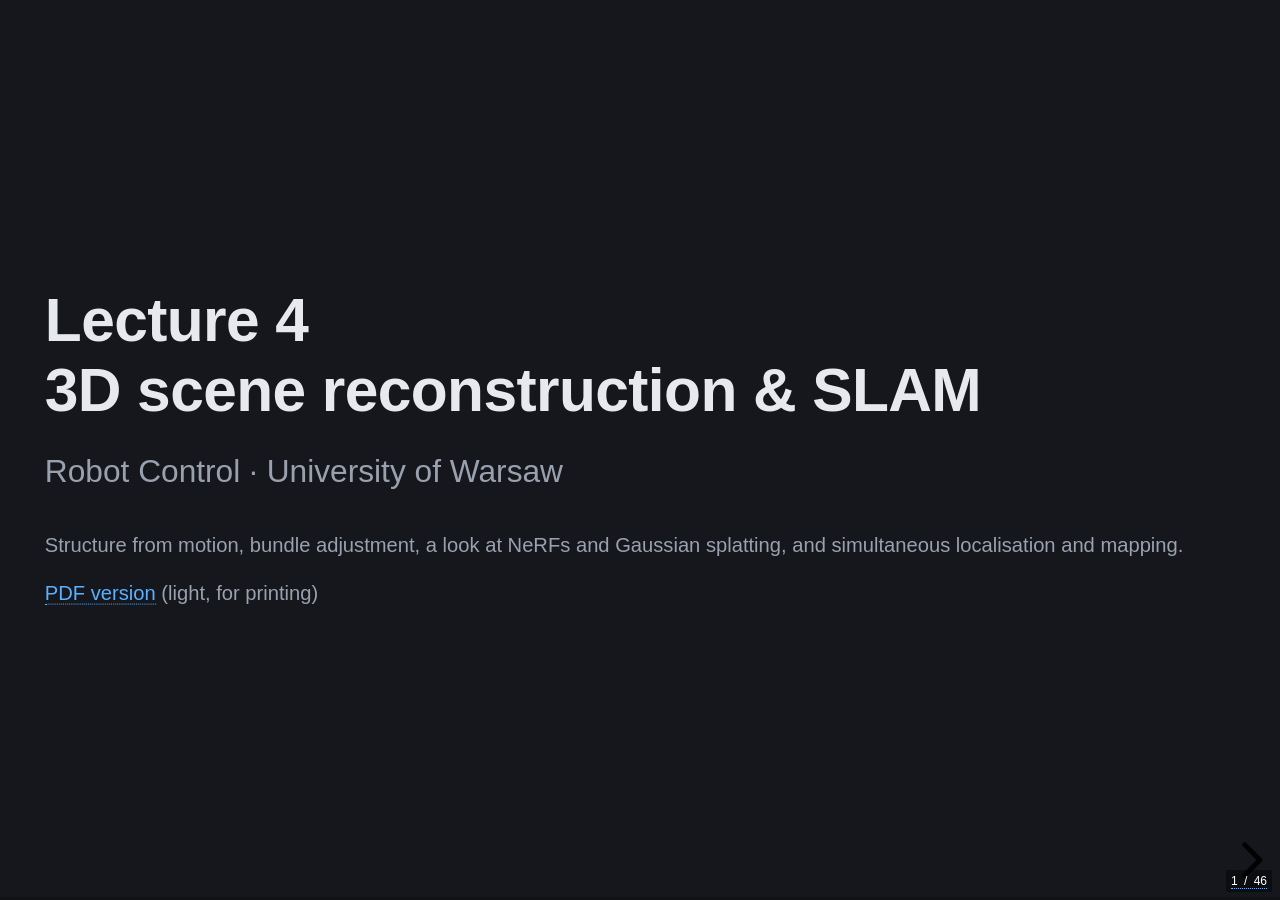
<file: docs/slides/lectures/04-3d-scene-reconstruction-and-slam/index.html>
<!doctype html>
<html lang="en">
<head>
  <meta charset="utf-8">
  <meta name="viewport" content="width=device-width, initial-scale=1">
  <title>Lecture 4: 3D Scene Reconstruction &amp; SLAM</title>
  <link rel="stylesheet" href="../../vendor/reveal/reset.css">
  <link rel="stylesheet" href="../../vendor/reveal/reveal.css">
  <link rel="stylesheet" href="../../vendor/katex/katex.min.css">
  <link rel="stylesheet" href="../../shared/deck.css">
  <script src="../../vendor/katex/katex.min.js"></script>
  <script src="../../vendor/katex/contrib/auto-render.min.js"></script>
  <script type="importmap">{ "imports": { "three": "../../vendor/three/three.module.js" } }</script>
  <style>
    .flow { display:flex; align-items:center; justify-content:center; gap:0.4em; flex-wrap:nowrap; }
    .flow .step { border:2px solid var(--line); border-radius:8px; padding:0.35em 0.6em; background:var(--bg-2); text-align:center; line-height:1.25; }
    .flow .step.key { border-color:var(--accent); }
    .flow .step.blue { border-color:var(--blue); }
    .flow .step.green { border-color:var(--green); }
    .flow .arr { color:var(--fg-dim); font-size:1.3em; }
    .flow .loop { color:var(--fg-dim); font-size:0.8em; }
    .reveal table.cmp td:first-child { color:var(--accent); font-weight:600; white-space:nowrap; }
    .tag { display:inline-block; font-size:0.6em; font-weight:600; letter-spacing:0.04em; text-transform:uppercase; padding:0.1em 0.45em; border-radius:6px; vertical-align:middle; margin-right:0.3em; }
    .tag.sfm { background:var(--blue); color:var(--bg); }
    .tag.slam { background:var(--green); color:var(--bg); }
    .anno { position:relative; margin:0 auto; }
    .anno .callout { position:absolute; background:var(--bg-2); border:1.5px solid var(--line); border-radius:8px; padding:0.35em 0.6em; font-size:0.56em; line-height:1.3; text-align:center; }
    .anno .callout.key { border-color:var(--accent); }
    .anno .f { position:absolute; margin:0; }
    .anno .f .katex-display { margin:0; }
    .anno .t { position:absolute; margin:0; font-size:0.8em; }
    .anno .known { color:var(--green); }
    .anno .unknown { color:var(--red); }
    .anno .mark { color:var(--accent); }
    .anno .lm { color:var(--green); }
    .anno .pose { color:var(--blue); }
  </style>
</head>
<body>
<div class="reveal"><div class="slides">

<!-- ============================================================ -->
<section class="title-slide">
  <h1>Lecture 4<br>3D scene reconstruction &amp; SLAM</h1>
  <p class="subtitle">Robot Control · University of Warsaw</p>
  <p class="small" style="margin-top:1.2em">Structure from motion, bundle adjustment, a look at NeRFs and Gaussian splatting, and simultaneous localisation and mapping.</p>
  <p class="small interactive-only" style="margin-top:0.6em"><a href="../../pdf/04-3d-scene-reconstruction-and-slam.pdf">PDF version</a> (light, for printing)</p>
</section>

<!-- ============================================================ -->
<section class="section-slide">
  <h1>Previously on Robot Control…</h1>
</section>

<!-- lecture 2, slide 22, retitled -->
<section>
  <h2 style="font-size:1.2em">Calibration + PnP: known object → determine camera parameters</h2>
  <div style="font-size:1.25em"><div data-widget="calib" data-config='{"width":580,"noise":0.5}'></div></div>
</section>


<!-- lecture 3, slide 18, retitled -->
<section>
  <h2 style="font-size:1.2em">Matches + RANSAC: determine correspondence between two images</h2>
  <div data-widget="stitch" data-config='{"step":"matches","steps":["images","matches","ransac"]}'></div>
  <p class="credit">panorama: “Canary Wharf”, Andreas Mischok, <a href="https://polyhaven.com/a/canary_wharf">Poly Haven</a> (CC0)</p>
</section>


<!-- lecture 3, slide 45, retitled -->
<section>
  <h2 style="font-size:1.2em">Two-view geometry: from matches to relative poses and 3D points</h2>
  <div class="box key" style="font-size:0.66em; margin:0 0 0.4em; padding:0.3em 0.7em"><b>Why it matters</b>: matching becomes a 1D search along the line, and wrong matches can be rejected; the line depends only on the relative pose $R, \mathbf t$ (and $K$), so every correct match is a <b>measurement of the camera motion</b>.</div>
  <div style="font-size:0.9em"><div data-widget="epipolar" data-config='{"width":600,"height":290}'></div></div>
</section>


<!-- lecture 2, slide 41, retitled -->
<section>
  <h2 style="font-size:1.2em">Stereo vision: depth from two cameras, and its uncertainty</h2>
  <div style="font-size:1.1em"><div data-widget="stereo2d" data-config='{"width":600,"height":440,"uncertainty":true,"b":0.05,"bMin":0.05,"f":400,"point":[0.3,4],"err":0.5,"stretch":12}'></div></div>
</section>


<!-- ============================================================ -->
<section class="section-slide">
  <div class="num">Today</div>
  <h1>Combine everything</h1>
</section>

<section>
  <h2>Part 1: 3D Scene Reconstruction </h2>
  <div data-widget="sfm3d" data-config='{"width":640,"height":340,"imageWidth":300,"noise":2.5,"perturb":2.5,"pnpPoints":6,"baEvery":3,"glide":1.2}'></div>
  <div style="font-size:0.62em; margin-top:0.3em">
    <p style="margin:0">Toy reconstruction of a house from photos.</p>
    <ul style="margin:0.1em 0 0 1.1em">
      <li><b>(lecture 3)</b> We start from one pair,</li>
      <li><b>(lecture 2)</b> Then register one camera at a time with PnP and triangulate the points the new camera sees,</li>
      <li><b>(today)</b> after every few images we adjust <b>everything</b> so that all reprojections agree: <b>bundle adjustment</b>.</li>
    </ul>
    <p style="margin:0"></p>The residuals (red) in the current image show the error that is minimised.</p>
  </div>
</section>

<section>
  <h2>Part 2: Simultaneous Localisation and Mapping (SLAM)</h2>
  <div data-widget="slam2d" data-config='{"width":620,"height":330,"panelWidth":360}'></div>
  <div style="font-size:0.58em; margin-top:0.2em">
    <p style="margin:0">A robot drives around a block, knowing roughly how far its wheels turned (orange: the errors add up, as with the chained camera) and seeing a few landmarks near it. Without a map it cannot tell where it is; without knowing where it is, it cannot place the landmarks. Doing <b>both at once</b>, with the same kind of adjustment as on the previous slide, gives the green path and map: when the first landmarks reappear, everything snaps into place.</p>
    <p style="margin:0.15em 0 0" class="dim">Plan: 1. from photos to a 3D model: structure from motion, bundle adjustment, a glance at NeRFs and Gaussian splats · 2. the same idea on a moving robot: SLAM.</p>
  </div>
</section>

<!-- ============================================================ -->
<section class="section-slide">
  <div class="num">Part 1</div>
  <h1>3D Scene Reconstruction</h1>
  <p class="subtitle" style="color:var(--fg-dim)">Structure from Motion (SfM)</p>
</section>

<section>
  <h2>General Idea</h2>
  <div style="display:flex; justify-content:center; margin-top:0.2em">
    <iframe data-src="https://www.youtube.com/embed/i7ierVkXYa8?rel=0" width="960" height="540" style="border:0; border-radius:8px; max-width:100%; background:var(--bg-2)" allow="accelerometer; autoplay; clipboard-write; encrypted-media; gyroscope; picture-in-picture; fullscreen" allowfullscreen></iframe>
  </div>
  <p class="small" style="font-size:0.55em; margin:0.3em 0 0; text-align:center">video: <a href="https://www.youtube.com/watch?v=i7ierVkXYa8">youtube.com/watch?v=i7ierVkXYa8</a></p>
</section>

<section>
  <h2>An application: NeRFs and Gaussian splatting</h2>
  <div style="display:flex; justify-content:center; margin-top:0.2em">
    <iframe data-src="https://www.youtube.com/embed/9jcl6R7leFE?rel=0" width="880" height="495" style="border:0; border-radius:8px; max-width:100%; background:var(--bg-2)" allow="accelerometer; autoplay; clipboard-write; encrypted-media; gyroscope; picture-in-picture; fullscreen" allowfullscreen></iframe>
  </div>
  <p style="font-size:0.72em; margin:0.4em 0 0; text-align:center">Photo-real 3D scenes from ordinary photos: what we cover today is the basis of both.</p>
  <p class="small" style="font-size:0.55em; margin:0.2em 0 0; text-align:center">video: <a href="https://www.youtube.com/watch?v=9jcl6R7leFE">youtube.com/watch?v=9jcl6R7leFE</a></p>
</section>

<section>
  <h2>Why many views?</h2>
  <div class="cols" style="grid-template-columns: auto 1fr; gap:1.2em">
    <div data-widget="multiview2d" data-config='{"width":430,"height":290}'></div>
    <div style="font-size:0.78em">
      <p style="margin-top:0">One point, seen from $N$ cameras. Every observation is noisy<sup>*</sup>, so the estimated rays do not meet perfectly. We use least-squares to find the (approximate) solution.</p>
      <ul>
        <li>more views: the uncertainty shrinks like $1/\sqrt N$</li>
        <li>a wider baseline helps much more: the depth uncertainty is $\propto Z^2 / B$ (lecture 2) - intuition: rays that are parallel don't help</li>
        <li>every view also constrains the cameras: with enough points in common, the poses and even the intrinsics follow from the photos alone (self-calibration)</li>
        <li>coverage: parts hidden in one photo are seen in another; wrong matches are outvoted</li>
      </ul>
    </div>
  </div>
  <p class="small" style="font-size:0.55em; margin:0.4em 0 0"><sup>*</sup> Some uncertainty is inevitable: a feature is located to about half a pixel at best, and which pixel a photon lands in is random.</p>
</section>

<section>
  <h2>The Structure from Motion (SfM) pipeline</h2>
  <p style="font-size:0.74em; margin:0.2em 0 0"><b>1. Correspondence search</b>: which images see the same things, and where</p>
  <div class="flow" style="font-size:0.66em; margin-top:0.3em">
    <div class="step">images</div><div class="arr">→</div>
    <div class="step blue">features<br><span class="small">SIFT / learned, lecture 3</span></div><div class="arr">→</div>
    <div class="step blue">matching<br><span class="small">which pairs? nearest descriptors</span></div><div class="arr">→</div>
    <div class="step blue">geometric verification<br><span class="small">$E$ / $F$ / $H$ + RANSAC per pair</span></div><div class="arr">→</div>
    <div class="step key">scene graph<br><span class="small">multiple images, verified pairs</span></div>
  </div>
  <p style="font-size:0.74em; margin:0.6em 0 0"><b>2. Reconstruction</b>: grow the model one image at a time, keep it consistent</p>
  <div class="flow" style="font-size:0.66em; margin-top:0.3em">
    <div class="step green">Select a pair of images<br><span class="small">with at least one new image</span></div><div class="arr">→</div>
    <div class="step green">Register new observations<br><span class="small">PnP + RANSAC + triangulation</span></div><div class="arr">→</div>
    <div class="step key">bundle adjustment<br><span class="small">Use all images. Not necessarily at each step</span></div><div class="loop">⟲ repeat</div>
  </div>
  <div class="cols" style="font-size:0.78em; margin-top:0.6em">
    <ul style="margin:0 0 0 1.1em">
      <li><span class="green">green</span> and <span class="blue">blue</span> boxes: tools we already know</li>
      <li><span class="accent">yellow</span> boxes: what we cover today</li>
    </ul>
    <div>
      <b>Output</b>:
      <ul style="margin:0 0 0 1.1em">
        <li>the cameras: intrinsics and pose of every image</li>
        <li>the 3D points: position and the list of images each one is seen in</li>
        <li>a reprojection error for every observation: how well the model explains it</li>
      </ul>
    </div>
  </div>
  <p class="small" style="font-size:0.55em; margin:0.4em 0 0">The pipeline of COLMAP (Schönberger &amp; Frahm, <i>Structure-from-Motion Revisited</i>, 2016; <a href="https://colmap.github.io/">colmap.github.io</a>).</p>
</section>

<section>
  <h2>Correspondence search</h2>
  <ol style="font-size:0.74em; margin:0.1em 0 0 1.2em">
    <li><b>Feature extraction</b> → in COLMAP it is SIFT (lecture 3)</li>
    <li><b>Matching</b> → images with many matched features form a <b>potential</b> pair</li>
    <li><b>Geometric verification</b> → for each potential pair, estimate the transformation between the two images; if enough matches agree with it, the pair is <b>verified</b></li>
  </ol>
  <svg viewBox="0 0 1180 320" style="width:100%; display:block; margin:0.2em auto 0; max-width:1180px" font-family="Inter, Arial, sans-serif">
<defs><marker id="cs-arrow" viewBox="0 0 10 10" refX="9" refY="5" markerWidth="7" markerHeight="7" orient="auto"><path d="M0,0 L10,5 L0,10 z" fill="#f2b134"/></marker></defs>
<circle cx="474" cy="128" r="2.5" fill="#9aa1ae"/>
<circle cx="474" cy="192" r="2.5" fill="#9aa1ae"/>
<circle cx="489" cy="114" r="2.5" fill="#9aa1ae"/>
<circle cx="489" cy="206" r="2.5" fill="#9aa1ae"/>
<circle cx="505" cy="102" r="2.5" fill="#9aa1ae"/>
<circle cx="505" cy="218" r="2.5" fill="#9aa1ae"/>
<g class="fragment" data-fragment-index="1"><line x1="601.3" y1="51.2" x2="693.7" y2="223.8" stroke="#ff6b6b" stroke-width="3" stroke-linecap="round"/></g>
<g class="fragment" data-fragment-index="6"><line x1="601.3" y1="51.2" x2="693.7" y2="223.8" stroke="#5fd38d" stroke-width="3" stroke-linecap="round"/></g>
<g class="fragment" data-fragment-index="7"><line x1="457.9" y1="167.2" x2="682.1" y2="237.8" stroke="#ff6b6b" stroke-width="3" stroke-linecap="round"/></g>
<g class="fragment" data-fragment-index="8"><line x1="457.9" y1="167.2" x2="682.1" y2="237.8" stroke="#5fd38d" stroke-width="3" stroke-linecap="round"/></g>
<g class="fragment" data-fragment-index="9"><g class="fragment fade-out" data-fragment-index="11"><line x1="457.9" y1="152.8" x2="682.1" y2="82.2" stroke="#ff6b6b" stroke-width="3" stroke-linecap="round"/><g class="fragment" data-fragment-index="10"><circle cx="570" cy="118" r="11" fill="#15171c" stroke="#ff6b6b" stroke-width="2.5"/><line x1="564" y1="112" x2="576" y2="124" stroke="#ff6b6b" stroke-width="2.5"/><line x1="564" y1="124" x2="576" y2="112" stroke="#ff6b6b" stroke-width="2.5"/></g></g></g>
<g class="fragment" data-fragment-index="12"><line x1="459.0" y1="160.0" x2="721.0" y2="160.0" stroke="#ff6b6b" stroke-width="3" stroke-linecap="round"/></g>
<g class="fragment" data-fragment-index="13"><line x1="459.0" y1="160.0" x2="721.0" y2="160.0" stroke="#5fd38d" stroke-width="3" stroke-linecap="round"/></g>
<g class="fragment" data-fragment-index="14"><line x1="726.6" y1="175.4" x2="608.4" y2="274.6" stroke="#ff6b6b" stroke-width="3" stroke-linecap="round"/></g>
<g class="fragment" data-fragment-index="15"><line x1="726.6" y1="175.4" x2="608.4" y2="274.6" stroke="#5fd38d" stroke-width="3" stroke-linecap="round"/></g>
<rect x="574" y="18" width="32" height="24" rx="3" fill="#1e2128" stroke="#9aa1ae" stroke-width="1.5"/>
<polyline points="577,38 584,29 589,34 594,26 603,38" fill="none" stroke="#5ab0ff" stroke-width="1.5"/>
<circle cx="598" cy="24" r="2" fill="#f2b134"/>
<text x="612" y="36" fill="#e7e9ee" font-size="18" font-style="italic">I<tspan font-size="12" dy="4">1</tspan></text>
<rect x="689" y="63" width="32" height="24" rx="3" fill="#1e2128" stroke="#9aa1ae" stroke-width="1.5"/>
<polyline points="692,83 699,74 704,79 709,71 718,83" fill="none" stroke="#5ab0ff" stroke-width="1.5"/>
<circle cx="713" cy="69" r="2" fill="#f2b134"/>
<text x="727" y="81" fill="#e7e9ee" font-size="18" font-style="italic">I<tspan font-size="12" dy="4">2</tspan></text>
<rect x="729" y="148" width="32" height="24" rx="3" fill="#1e2128" stroke="#9aa1ae" stroke-width="1.5"/>
<polyline points="732,168 739,159 744,164 749,156 758,168" fill="none" stroke="#5ab0ff" stroke-width="1.5"/>
<circle cx="753" cy="154" r="2" fill="#f2b134"/>
<text x="767" y="166" fill="#e7e9ee" font-size="18" font-style="italic">I<tspan font-size="12" dy="4">3</tspan></text>
<rect x="689" y="233" width="32" height="24" rx="3" fill="#1e2128" stroke="#9aa1ae" stroke-width="1.5"/>
<polyline points="692,253 699,244 704,249 709,241 718,253" fill="none" stroke="#5ab0ff" stroke-width="1.5"/>
<circle cx="713" cy="239" r="2" fill="#f2b134"/>
<text x="727" y="251" fill="#e7e9ee" font-size="18" font-style="italic">I<tspan font-size="12" dy="4">4</tspan></text>
<rect x="574" y="278" width="32" height="24" rx="3" fill="#1e2128" stroke="#9aa1ae" stroke-width="1.5"/>
<polyline points="577,298 584,289 589,294 594,286 603,298" fill="none" stroke="#5ab0ff" stroke-width="1.5"/>
<circle cx="598" cy="284" r="2" fill="#f2b134"/>
<text x="612" y="296" fill="#e7e9ee" font-size="18" font-style="italic">I<tspan font-size="12" dy="4">5</tspan></text>
<rect x="419" y="148" width="32" height="24" rx="3" fill="#1e2128" stroke="#9aa1ae" stroke-width="1.5"/>
<polyline points="422,168 429,159 434,164 439,156 448,168" fill="none" stroke="#5ab0ff" stroke-width="1.5"/>
<circle cx="443" cy="154" r="2" fill="#f2b134"/>
<text x="457" y="166" fill="#e7e9ee" font-size="18" font-style="italic">I<tspan font-size="12" dy="4">k</tspan></text>
<g class="fragment" data-fragment-index="2"><rect x="20" y="30" width="340" height="42" rx="6" fill="#1e2128" stroke="#3a3f4b" stroke-width="1.5"/><text x="190" y="56" fill="#e7e9ee" font-size="16" text-anchor="middle">Many matches → potentially a pair…</text><line x1="362" y1="52" x2="620" y2="99" stroke="#f2b134" stroke-width="2" marker-end="url(#cs-arrow)"/></g>
<g class="fragment" data-fragment-index="3"><rect x="20" y="120" width="340" height="64" rx="6" fill="#1e2128" stroke="#3a3f4b" stroke-width="1.5"/><text x="190" y="146" fill="#e7e9ee" font-size="16" text-anchor="middle">… estimate the camera transformation</text><text x="190" y="168" fill="#e7e9ee" font-size="16" text-anchor="middle">(epipolar geometry + RANSAC, lecture 3) …</text></g>
<g class="fragment" data-fragment-index="4"><rect x="820" y="30" width="340" height="64" rx="6" fill="#1e2128" stroke="#3a3f4b" stroke-width="1.5"/><text x="990" y="56" fill="#e7e9ee" font-size="16" text-anchor="middle">… use it to reproject the features</text><text x="990" y="78" fill="#e7e9ee" font-size="16" text-anchor="middle">of one image into the other …</text></g>
<g class="fragment" data-fragment-index="5"><rect x="820" y="200" width="340" height="64" rx="6" fill="#1e2128" stroke="#3a3f4b" stroke-width="1.5"/><text x="990" y="226" fill="#e7e9ee" font-size="16" text-anchor="middle">… good fit → pair verified,</text><text x="990" y="248" fill="#e7e9ee" font-size="16" text-anchor="middle">otherwise throw the pair out</text></g>
<text x="20" y="310" fill="#9aa1ae" font-size="14">edge = the two images overlap: <tspan fill="#ff6b6b">red</tspan> = potential pair, <tspan fill="#5fd38d">green</tspan> = verified pair</text>
</svg>
  <div class="takeaway fragment" data-fragment-index="16" style="font-size:0.9em; margin-top:0.3em">At the end we have <b>pairs of images</b>, and for each pair the <b>geometric relation</b> between its two images.</div>
</section>

<section>
  <h2>Reconstruction, step by step</h2>
  <div data-widget="sfm3d" data-config='{"width":640,"height":390,"imageWidth":300,"autoplay":false,"step":2,"noise":2.5,"perturb":2.5,"pnpPoints":6,"baEvery":3,"glide":1.2}'></div>
  <p style="font-size:0.7em; margin-top:0.3em">Use "next step": each new camera is registered with PnP against the points we already have (green rays), the points it sees are triangulated, and after every few images a bundle adjustment pulls all cameras and points together (orange: what moved). Bundle adjustment: next.</p>
</section>

<section>
  <h2>Reconstruction: bundle adjustment</h2>
  <ul style="font-size:0.82em; margin:0.2em 0 0 1.1em">
    <li>previous lectures: two images and one point</li>
    <li>most often we have more…</li>
    <li><b>bundle adjustment</b>: use multiple views and multiple points</li>
  </ul>
  <div class="anno" style="width:1200px; height:420px">
    <div style="position:absolute; left:390px; top:0"><svg viewBox="0 0 440 330" style="width:420px; display:block" font-family="Inter, Arial, sans-serif"><g class="t-rays"><line x1="88" y1="60" x2="386" y2="171" stroke="#9aa1ae" stroke-width="1.5"/><line x1="70" y1="159" x2="390" y2="148" stroke="#9aa1ae" stroke-width="1.5"/><line x1="107" y1="252" x2="385" y2="125" stroke="#9aa1ae" stroke-width="1.5"/><line x1="220" y1="268" x2="371" y2="106" stroke="#9aa1ae" stroke-width="1.5"/></g><polygon points="60,50 84,72 92,49" fill="#1e2128" stroke="#5ab0ff" stroke-width="2"/><polygon points="40,160 70,171 70,147" fill="#1e2128" stroke="#5ab0ff" stroke-width="2"/><polygon points="80,265 112,263 102,242" fill="#1e2128" stroke="#5ab0ff" stroke-width="2"/><polygon points="200,290 229,276 212,260" fill="#1e2128" stroke="#5ab0ff" stroke-width="2"/><circle class="t-cross" cx="330" cy="150" r="6" fill="#ff6b6b"/></svg></div>
    <div style="position:absolute; left:40px; top:30px"><svg viewBox="0 0 120 160" style="width:84px; display:block"><line x1="32" y1="150" x2="69" y2="10" stroke="#d9a85c" stroke-width="4" stroke-linecap="round"/><line x1="32" y1="150" x2="69" y2="10" stroke="#f2cf8a" stroke-width="1.2" stroke-linecap="round" opacity="0.7"/><line x1="30" y1="150" x2="76" y2="10" stroke="#d9a85c" stroke-width="4" stroke-linecap="round"/><line x1="30" y1="150" x2="76" y2="10" stroke="#f2cf8a" stroke-width="1.2" stroke-linecap="round" opacity="0.7"/><line x1="48" y1="150" x2="62" y2="10" stroke="#d9a85c" stroke-width="4" stroke-linecap="round"/><line x1="48" y1="150" x2="62" y2="10" stroke="#f2cf8a" stroke-width="1.2" stroke-linecap="round" opacity="0.7"/><line x1="56" y1="150" x2="55" y2="10" stroke="#d9a85c" stroke-width="4" stroke-linecap="round"/><line x1="56" y1="150" x2="55" y2="10" stroke="#f2cf8a" stroke-width="1.2" stroke-linecap="round" opacity="0.7"/><line x1="54" y1="150" x2="61" y2="10" stroke="#d9a85c" stroke-width="4" stroke-linecap="round"/><line x1="54" y1="150" x2="61" y2="10" stroke="#f2cf8a" stroke-width="1.2" stroke-linecap="round" opacity="0.7"/><line x1="37" y1="150" x2="81" y2="10" stroke="#d9a85c" stroke-width="4" stroke-linecap="round"/><line x1="37" y1="150" x2="81" y2="10" stroke="#f2cf8a" stroke-width="1.2" stroke-linecap="round" opacity="0.7"/><line x1="79" y1="150" x2="44" y2="10" stroke="#d9a85c" stroke-width="4" stroke-linecap="round"/><line x1="79" y1="150" x2="44" y2="10" stroke="#f2cf8a" stroke-width="1.2" stroke-linecap="round" opacity="0.7"/><line x1="48" y1="150" x2="78" y2="10" stroke="#d9a85c" stroke-width="4" stroke-linecap="round"/><line x1="48" y1="150" x2="78" y2="10" stroke="#f2cf8a" stroke-width="1.2" stroke-linecap="round" opacity="0.7"/><line x1="89" y1="150" x2="42" y2="10" stroke="#d9a85c" stroke-width="4" stroke-linecap="round"/><line x1="89" y1="150" x2="42" y2="10" stroke="#f2cf8a" stroke-width="1.2" stroke-linecap="round" opacity="0.7"/><line x1="62" y1="150" x2="73" y2="10" stroke="#d9a85c" stroke-width="4" stroke-linecap="round"/><line x1="62" y1="150" x2="73" y2="10" stroke="#f2cf8a" stroke-width="1.2" stroke-linecap="round" opacity="0.7"/><line x1="46" y1="150" x2="94" y2="10" stroke="#d9a85c" stroke-width="4" stroke-linecap="round"/><line x1="46" y1="150" x2="94" y2="10" stroke="#f2cf8a" stroke-width="1.2" stroke-linecap="round" opacity="0.7"/><rect x="42" y="70" width="36" height="18" rx="5" fill="#8b5a2b" stroke="#5a3a1a" stroke-width="1.5"/><path d="M 46 79 Q 60 73 74 79" fill="none" stroke="#5a3a1a" stroke-width="1.2"/></svg></div>
    <div class="callout" data-to=".t-cross" style="left:140px; top:50px; width:240px">Name origin: <i>adjusting</i> a <i>bundle</i> of rays crossing through the same point</div>
    <div class="callout" data-to=".t-cross" style="left:60px; top:240px; width:220px">Allows to deal with noise in the data</div>
    <div class="callout key" style="left:880px; top:50px; width:260px">More precise info (e.g. different resolution)</div>
    <div class="takeaway" style="position:absolute; left:0; top:345px; width:1160px; font-size:0.9em; margin:0">The rays through one point form a <b>bundle</b>. Adjusting all cameras and all points until every bundle agrees: <b>bundle adjustment</b>.</div>
    <div data-widget="annotate"></div>
  </div>
</section>

<section>
  <h2>Bundle adjustment, mathematically</h2>
  <div class="anno" style="width:1200px; height:540px">
    <div class="f" style="left:0; right:0; top:90px; font-size:1.8em">$$\htmlClass{t-pi}{\pi_j}\big(\htmlClass{t-P}{\mathbf P_j},\ \htmlClass{t-X}{\mathbf X_i}\big) = \htmlClass{t-u}{\mathbf u_{i,j}}$$</div>
    <div class="f" style="left:0; right:0; top:330px; font-size:1.3em">$$\begin{aligned} j &= 1, \ldots, \htmlClass{t-J}{J} \\ i &= 1, \ldots, \htmlClass{t-I}{I_j} \end{aligned}$$</div>
    <div class="callout" data-to=".t-pi" style="left:30px; top:230px; width:330px"><b>Estimated</b> reprojection function, e.g. a projection matrix, but can also be more general, e.g. include undistortion</div>
    <div class="callout" data-to=".t-P" style="left:400px; top:260px; width:120px"><b>Estimated</b> camera pose</div>
    <div class="callout" data-to=".t-X" style="left:570px; top:250px; width:200px"><b>Estimated</b> 3D point coordinates</div>
    <div class="callout" data-to=".t-u" style="left:930px; top:60px; width:230px"><b>Known</b> (observed, so noisy) 2D projection of the point</div>
    <div class="callout" data-to=".t-J" style="left:830px; top:338px; width:170px">cameras / images</div>
    <div class="callout" data-to=".t-I" style="left:830px; top:410px; width:230px">features seen in a given image</div>
    <div data-widget="annotate"></div>
  </div>
</section>

<section>
  <h2>Computational complexity of bundle adjustment</h2>
  <div class="anno" style="width:1200px; height:540px">
    <p class="t" style="left:0; top:0">Example with known camera calibration parameters</p>
    <div class="callout" style="left:60px; top:70px; width:150px">10 k images</div>
    <div class="callout" style="left:430px; top:70px; width:220px">~1 k features per image</div>
    <div class="callout" style="left:860px; top:70px; width:280px">each 3D point seen in ~10 images</div>
    <div class="f" style="left:0; right:0; top:130px; font-size:1.5em">$$\pi_j(\mathbf P_j, \mathbf X_i) = \mathbf u_{i,j}$$</div>
    <p class="t" style="left:0; top:250px"><b>Constraints</b>: 2 × 1 k × 10 k = <b>20 M</b> <span class="dim">(pixel coordinates × #features per image × #images)</span></p>
    <p class="t" style="left:0; top:320px"><b>Unknowns</b>: 3 DoF × #3D points + 6 DoF × #cameras = <b><span class="t-3M">3 M</span></b> + <b>60 k</b></p>
    <div class="callout" data-to=".t-3M" style="left:40px; top:430px; width:430px">10 k images × 1 k features = 10 M observations, but on average 10 observations correspond to the same 3D point → 1 M points</div>
    <div class="callout key fragment" style="left:800px; top:430px; width:280px">So more constraints than unknowns!</div>
    <div data-widget="annotate"></div>
  </div>
</section>

<section>
  <h2>Sketch of finding the solution</h2>
  <div class="anno" style="width:1200px; height:540px">
    <div class="callout" data-to=".t-ex" style="left:120px; top:68px; width:150px">An example</div>
    <div class="f" style="left:0; right:0; top:50px; font-size:1.5em">$$\htmlClass{t-ex}{\pi_j(\mathbf P_j, \mathbf X_i) = \mathbf u_{i,j}}$$</div>
    <div class="callout" data-to=".t-gen" style="left:90px; top:208px; width:210px">Of a general problem</div>
    <div class="f" style="left:0; right:0; top:180px; font-size:1.7em">$$\htmlClass{t-gen}{\htmlClass{t-f}{f}\,(\htmlClass{t-A}{A}, \htmlClass{t-b}{\mathbf b}) = \htmlClass{t-ug}{\mathbf u}}$$</div>
    <div class="callout fragment" data-fragment-index="1" data-to=".t-f" style="left:250px; top:340px; width:230px">Some function, not necessarily linear (our knowledge)</div>
    <div class="callout fragment" data-fragment-index="1" data-to=".t-A" style="left:520px; top:340px; width:100px">inputs</div>
    <div class="callout fragment" data-fragment-index="1" data-to=".t-b" style="left:600px; top:440px; width:240px">All parameters we don't know (want to estimate)</div>
    <div class="callout fragment" data-fragment-index="1" data-to=".t-A, .t-ug" style="left:485px; top:134px; width:280px">Things we know (observations)</div>
    <div class="callout fragment" data-fragment-index="1" data-to=".t-ug" style="left:800px; top:270px; width:100px">outputs</div>
    <div class="callout key fragment" data-fragment-index="1" style="left:880px; top:430px; width:290px"><i>Question</i>: how does the general formulation map to our case?</div>
    <div data-widget="annotate"></div>
  </div>
  <aside class="notes">How the general nonlinear formulation f(A, b) = u maps to our case? If we estimate everything, A is empty. If one knows the camera calibration parameters, A contains exactly these parameters. Example: 10 drones flying around a scene and taking pictures. For each observation: inputs (A): camera parameters such as the intrinsic matrix or the distortion coefficients that were used to generate a given pixel value; outputs (u): the observed pixel values; unknowns (b): the 3D point positions and the camera poses. Many values in A repeat (whenever the same drone produced the pixel), but these are our input observations.</aside>
</section>

<section>
  <h2>Example: linear regression</h2>
  <div class="anno" style="width:1200px; height:540px">
    <div class="callout" data-to=".t-A2" style="left:120px; top:30px; width:160px">Known input data</div>
    <div class="callout" data-to=".t-b2" style="left:480px; top:20px; width:240px">Unknown model parameters</div>
    <div class="callout" data-to=".t-u2" style="left:900px; top:30px; width:180px">Known output values</div>
    <div class="f" style="left:0; right:0; top:150px; font-size:1.8em">$$\htmlClass{t-A2}{A}\cdot\htmlClass{t-b2}{\mathbf b} = \htmlClass{t-u2}{\mathbf u}$$</div>
    <div class="f" style="left:0; right:0; top:260px; font-size:1.3em">$$x_1\beta_1 + \ldots + x_k\beta_k + 1\cdot\beta_{k+1} = y$$</div>
    <div class="callout" style="left:180px; top:410px; width:340px">How do we solve it if there are more constraints than unknowns (usually true)?</div>
    <div class="callout key fragment" style="left:680px; top:410px; width:320px">Think about the geometrical interpretation…</div>
    <div data-widget="annotate"></div>
  </div>
</section>

<section>
  <h2>Linear regression: least squares</h2>
  <div class="anno" style="width:1200px; height:560px">
    <div style="position:absolute; left:0; top:40px; width:400px"><svg viewBox="0 0 440 300" style="width:400px; display:block" font-family="Inter, Arial, sans-serif">
<defs><marker id="alsq" viewBox="0 0 10 10" refX="9" refY="5" markerWidth="7" markerHeight="7" orient="auto-start-reverse"><path d="M0,0 L10,5 L0,10 z" fill="context-stroke"/></marker></defs>
<polygon points="40,220 300,250 420,170 160,140" fill="#5ab0ff" fill-opacity="0.14" stroke="#5ab0ff" stroke-width="1.5"/>
<text x="60.0" y="262.0" fill="#5ab0ff" font-size="14" text-anchor="start" >column space of A: all vectors A b</text>
<line x1="110.0" y1="200.0" x2="260.0" y2="218.0" stroke="#5ab0ff" stroke-width="2.5" marker-end="url(#alsq)"/>
<text x="268.0" y="230.0" fill="#5ab0ff" font-size="15" text-anchor="start" >a₁</text>
<line x1="110.0" y1="200.0" x2="180.0" y2="155.0" stroke="#5ab0ff" stroke-width="2.5" marker-end="url(#alsq)"/>
<text x="170.0" y="145.0" fill="#5ab0ff" font-size="15" text-anchor="start" >a₂</text>
<line x1="110.0" y1="200.0" x2="250.0" y2="60.0" stroke="#e7e9ee" stroke-width="2.5" marker-end="url(#alsq)"/>
<text x="258.0" y="56.0" fill="#e7e9ee" font-size="15" text-anchor="start" >u (the observations)</text>
<line x1="110.0" y1="200.0" x2="250.0" y2="178.0" stroke="#5fd38d" stroke-width="2.5" marker-end="url(#alsq)"/>
<text x="260.0" y="196.0" fill="#5fd38d" font-size="15" text-anchor="start" >A b̂ = the projection</text>
<line x1="250.0" y1="60.0" x2="250.0" y2="178.0" stroke="#ff6b6b" stroke-width="2" stroke-dasharray="6 4" />
<text x="258.0" y="123.0" fill="#ff6b6b" font-size="14" text-anchor="start" >r = u − A b̂ ⟂ plane</text>
<polyline points="240,176 240,166 250,166" fill="none" stroke="#ff6b6b" stroke-width="1.5"/>
<circle cx="110.0" cy="200.0" r="4" fill="#e7e9ee" stroke="none" stroke-width="0"/>
<text x="96.0" y="218.0" fill="#e7e9ee" font-size="14" text-anchor="start" >0</text>
</svg></div>
    <div class="takeaway" style="position:absolute; left:0; top:350px; width:360px; font-size:0.8em">This is <b>least squares</b>, i.e. the closest distance!</div>
    <div style="position:absolute; left:410px; top:0; width:790px; display:grid; grid-template-columns:500px 1fr; column-gap:0.5em; row-gap:0.15em; align-items:center; font-size:0.74em">
      <div>$$A\cdot\mathbf b = [\mathbf a_1, \ldots, \mathbf a_k]\cdot\mathbf b = \mathbf u$$</div>
      <div class="callout" style="position:static; font-size:0.72em">the columns span a subspace; $\mathbf b$ picks a combination of them; with more constraints than columns, $\mathbf u$ is usually not in the subspace</div>
      <div>$$d(\mathbf b) = \|A\mathbf b - \mathbf u\|^2$$</div>
      <div class="callout" style="position:static; font-size:0.72em">we can't get $\mathbf u$, so the next best thing is the closest point in the subspace, i.e. minimise the (squared) distance</div>
      <div>$$d(\mathbf b + \mathbf h) - d(\mathbf b) = \htmlClass{mark}{2\,(A\mathbf b - \mathbf u)^\top A\,\mathbf h} + \mathbf h^\top A^\top A\,\mathbf h$$</div>
      <div class="callout" style="position:static; font-size:0.72em"><span class="accent">linear term</span> → the first derivative</div>
      <div>$$(A\mathbf b - \mathbf u)^\top A = 0 \iff \htmlClass{mark}{A^\top A}\,\mathbf b = A^\top\mathbf u$$</div>
      <div class="callout" style="position:static; font-size:0.72em"><span class="accent">$A^\top A$</span>: squared volume of the parallelepiped spanned by the columns of $A$ → invertible if the columns are linearly independent</div>
      <div>$$\mathbf b = (A^\top A)^{-1}A^\top\mathbf u$$</div>
      <div class="callout" style="position:static; font-size:0.72em">with these coefficients we get the desired projection</div>
    </div>
    <div data-widget="annotate"></div>
  </div>
</section>

<section>
  <h2>What if the problem is nonlinear?</h2>
  <div class="anno" style="width:1200px; height:560px">
    <div class="f" style="left:0; right:0; top:10px; font-size:1.4em">$$\big\|\,\htmlClass{t-init}{f(A, \mathbf b)} - \mathbf u\,\big\|^2$$</div>
    <div class="callout" data-to=".t-init" style="left:40px; top:16px; width:280px">Initialise with some parameters (the current model)</div>
    <p class="t" style="left:0; top:110px">Taylor expand to convert it into a linear problem:</p>
    <div class="f" style="left:0; right:0; top:165px; font-size:1.4em">$$\htmlClass{t-R known}{\mathbf R} = \htmlClass{t-want known}{\mathbf u} - \htmlClass{t-cur known}{f(A, \mathbf b)} = f(A, \mathbf b + \Delta\mathbf b) - f(A, \mathbf b) \approx \htmlClass{known}{D_{\mathbf b} f(A, \mathbf b)}\,\htmlClass{unknown}{\Delta\mathbf b}$$</div>
    <div class="callout" data-to=".t-R" style="left:30px; top:300px; width:150px">Current error</div>
    <div class="callout" data-to=".t-want" style="left:210px; top:340px; width:220px">The value we would like to have</div>
    <div class="callout" data-to=".t-cur" style="left:460px; top:300px; width:260px">The value we get from the current model</div>
    <div class="callout" style="left:900px; top:300px; width:260px"><span class="green">green</span>: we know it &nbsp;·&nbsp; <span class="red">red</span>: unknown</div>
    <div class="f" style="left:0; right:400px; top:420px; font-size:1.3em">$$\htmlClass{t-lin2}{\mathbf R \approx D_{\mathbf b} f(A, \mathbf b)\,\htmlClass{unknown}{\Delta\mathbf b}}$$</div>
    <div class="callout fragment" data-to=".t-lin2" data-fragment-index="1" style="left:860px; top:400px; width:120px">Linear!</div>
    <div class="callout fragment" data-fragment-index="1" style="left:860px; top:450px; width:300px">Do we know everything we need? &nbsp;Yes</div>
    <div class="callout fragment" data-fragment-index="2" style="left:860px; top:520px; width:300px">Solve for $\Delta\mathbf b$, move, and then…</div>
    <div class="callout key fragment" data-fragment-index="3" style="left:200px; top:500px; width:400px; font-size:0.7em"><b>ITERATE</b> and hope for the best…</div>
    <div data-widget="annotate"></div>
  </div>
</section>

<section>
  <h2>Bundle adjustment to play with (in 2D)</h2>
  <div data-widget="ba2d" data-config='{"width":520,"height":330,"panels":["world","images","plot"],"simple":true}'></div>
  <p style="font-size:0.62em; margin-top:0.3em">A flat world: cameras with a 1D image (one pixel coordinate per observation), points in the plane. The estimate starts perturbed; every step linearises, solves and moves all cameras and points at once, and the residuals (the ticks on the 1D images) shrink together. Camera 0 and the distance to camera 1 are held fixed: the images do not say where the whole model is or how big it is.</p>
</section>

<section>
  <h2>The optimisation formula for bundle adjustment</h2>
  <div class="anno" style="width:1200px; height:540px">
    <div class="f" style="left:0; right:0; top:170px; font-size:1.5em">$$\min\ \htmlClass{t-all}{\sum_{i,j} \htmlClass{t-rho}{\rho_{i,j}}\Big(\htmlClass{t-dist}{\big\|\,\htmlClass{t-pi2}{\pi_j}(\htmlClass{t-P2}{\mathbf P_j}, \htmlClass{t-X2}{\mathbf X_i}) - \htmlClass{t-u3}{\mathbf u_{i,j}}\,\big\|}\Big)}$$</div>
    <div class="callout" data-to=".t-all" style="left:150px; top:30px; width:200px">overall error</div>
    <div class="callout" data-to=".t-dist" style="left:450px; top:30px; width:340px">distance between the reprojected point and the observation</div>
    <div class="callout" data-to=".t-u3" style="left:900px; top:30px; width:260px"><b>Known</b> (observed, so noisy) 2D projection of the point</div>
    <div class="callout" data-to=".t-rho" style="left:200px; top:340px; width:260px">Loss function, e.g. to down-weight outliers</div>
    <div class="callout" data-to=".t-pi2" style="left:330px; top:420px; width:300px"><b>Estimated</b> reprojection function, e.g. a projection matrix, can include undistortion</div>
    <div class="callout" data-to=".t-P2" style="left:600px; top:340px; width:170px"><b>Estimated</b> camera pose</div>
    <div class="callout" data-to=".t-X2" style="left:820px; top:420px; width:200px"><b>Estimated</b> 3D point coordinates</div>
    <div data-widget="annotate"></div>
  </div>
</section>

<section>
  <h2>How do we deal with the computational complexity?</h2>
  <div class="anno" style="width:1200px; height:560px">
    <div class="f" style="left:0; right:0; top:20px; font-size:1.2em">$$\min\ \sum_{i,j} \rho_{i,j}\Big(\big\|\,\pi_j(\mathbf P_j, \mathbf X_i) - \mathbf u_{i,j}\,\big\|\Big)$$</div>
    <div class="f" style="left:0; right:0; top:140px; font-size:1.4em">$$\mathbf R \approx \htmlClass{t-Jac}{D_{\mathbf b} f(A, \mathbf b)}\,\Delta\mathbf b$$</div>
    <div class="callout" data-to=".t-Jac" style="left:120px; top:280px; width:300px">What can we say about this matrix in our problem?</div>
    <div class="callout key fragment" data-fragment-index="1" style="left:720px; top:280px; width:300px">It has lots of zeros, AKA it is <b>sparse</b>!</div>
    <div class="fragment" data-fragment-index="1" style="position:absolute; left:520px; top:345px"><svg viewBox="0 0 559 210" style="width:559px; display:block" font-family="Inter, Arial, sans-serif"><text x="10" y="16" fill="#e7e9ee" font-size="13">J = D<tspan font-size="9" dy="3">b</tspan><tspan dy="-3"> f : one row per observation</tspan></text><rect x="10" y="26" width="26" height="6" fill="#5ab0ff"/><rect x="144" y="26" width="13" height="6" fill="#ff6b6b"/><rect x="10" y="34" width="26" height="6" fill="#5ab0ff"/><rect x="160" y="34" width="13" height="6" fill="#ff6b6b"/><rect x="40" y="42" width="26" height="6" fill="#5ab0ff"/><rect x="160" y="42" width="13" height="6" fill="#ff6b6b"/><rect x="10" y="50" width="26" height="6" fill="#5ab0ff"/><rect x="192" y="50" width="13" height="6" fill="#ff6b6b"/><rect x="70" y="58" width="26" height="6" fill="#5ab0ff"/><rect x="192" y="58" width="13" height="6" fill="#ff6b6b"/><rect x="10" y="66" width="26" height="6" fill="#5ab0ff"/><rect x="240" y="66" width="13" height="6" fill="#ff6b6b"/><rect x="70" y="74" width="26" height="6" fill="#5ab0ff"/><rect x="240" y="74" width="13" height="6" fill="#ff6b6b"/><rect x="100" y="82" width="26" height="6" fill="#5ab0ff"/><rect x="176" y="82" width="13" height="6" fill="#ff6b6b"/><rect x="40" y="90" width="26" height="6" fill="#5ab0ff"/><rect x="224" y="90" width="13" height="6" fill="#ff6b6b"/><rect x="10" y="98" width="26" height="6" fill="#5ab0ff"/><rect x="256" y="98" width="13" height="6" fill="#ff6b6b"/><rect x="70" y="106" width="26" height="6" fill="#5ab0ff"/><rect x="144" y="106" width="13" height="6" fill="#ff6b6b"/><rect x="70" y="114" width="26" height="6" fill="#5ab0ff"/><rect x="256" y="114" width="13" height="6" fill="#ff6b6b"/><rect x="10" y="122" width="26" height="6" fill="#5ab0ff"/><rect x="224" y="122" width="13" height="6" fill="#ff6b6b"/><rect x="70" y="130" width="26" height="6" fill="#5ab0ff"/><rect x="208" y="130" width="13" height="6" fill="#ff6b6b"/><rect x="100" y="138" width="26" height="6" fill="#5ab0ff"/><rect x="160" y="138" width="13" height="6" fill="#ff6b6b"/><rect x="40" y="146" width="26" height="6" fill="#5ab0ff"/><rect x="208" y="146" width="13" height="6" fill="#ff6b6b"/><rect x="10" y="154" width="26" height="6" fill="#5ab0ff"/><rect x="176" y="154" width="13" height="6" fill="#ff6b6b"/><rect x="6" y="22" width="269" height="144" fill="none" stroke="#3a3f4b"/><text x="10" y="182" fill="#5ab0ff" font-size="12">camera columns</text><text x="144" y="182" fill="#ff6b6b" font-size="12">point columns</text><text x="10" y="202" fill="#9aa1ae" font-size="12">a row has entries only for its own camera and its own point: everything else is zero</text></svg></div>
    <div data-widget="annotate"></div>
  </div>
</section>

<section>
  <h2>Structure from motion: summary</h2>
  <div class="anno" style="width:1200px; height:560px">
    <div class="callout" style="left:0; top:0; width:520px; text-align:left; font-size:0.62em"><b>I. Correspondence search</b>: which images overlap</div>
    <div style="position:absolute; left:40px; top:70px"><svg viewBox="0 0 440 330" style="width:440px; display:block" font-family="Inter, Arial, sans-serif"><circle cx="114" cy="128" r="2.5" fill="#9aa1ae"/><circle cx="114" cy="192" r="2.5" fill="#9aa1ae"/><circle cx="129" cy="114" r="2.5" fill="#9aa1ae"/><circle cx="129" cy="206" r="2.5" fill="#9aa1ae"/><circle cx="145" cy="102" r="2.5" fill="#9aa1ae"/><circle cx="145" cy="218" r="2.5" fill="#9aa1ae"/><line x1="241.3" y1="51.2" x2="333.7" y2="223.8" stroke="#5fd38d" stroke-width="3" stroke-linecap="round"/><line x1="97.9" y1="167.2" x2="322.1" y2="237.8" stroke="#5fd38d" stroke-width="3" stroke-linecap="round"/><line x1="99.0" y1="160.0" x2="361.0" y2="160.0" stroke="#5fd38d" stroke-width="3" stroke-linecap="round"/><line x1="366.6" y1="175.4" x2="248.4" y2="274.6" stroke="#5fd38d" stroke-width="3" stroke-linecap="round"/><g><line x1="97.9" y1="152.8" x2="322.1" y2="82.2" stroke="#ff6b6b" stroke-width="3" stroke-linecap="round"/><circle class="t-rej" cx="210" cy="118" r="11" fill="#15171c" stroke="#ff6b6b" stroke-width="2.5"/><line x1="204" y1="112" x2="216" y2="124" stroke="#ff6b6b" stroke-width="2.5"/><line x1="204" y1="124" x2="216" y2="112" stroke="#ff6b6b" stroke-width="2.5"/></g><rect x="214" y="18" width="32" height="24" rx="3" fill="#1e2128" stroke="#9aa1ae" stroke-width="1.5"/><polyline points="217,38 224,29 229,34 234,26 243,38" fill="none" stroke="#5ab0ff" stroke-width="1.5"/><circle cx="238" cy="24" r="2" fill="#f2b134"/><text x="252" y="36" fill="#e7e9ee" font-size="18" font-style="italic">I<tspan font-size="12" dy="4">1</tspan></text><rect x="329" y="63" width="32" height="24" rx="3" fill="#1e2128" stroke="#9aa1ae" stroke-width="1.5"/><polyline points="332,83 339,74 344,79 349,71 358,83" fill="none" stroke="#5ab0ff" stroke-width="1.5"/><circle cx="353" cy="69" r="2" fill="#f2b134"/><text x="367" y="81" fill="#e7e9ee" font-size="18" font-style="italic">I<tspan font-size="12" dy="4">2</tspan></text><rect x="369" y="148" width="32" height="24" rx="3" fill="#1e2128" stroke="#9aa1ae" stroke-width="1.5"/><polyline points="372,168 379,159 384,164 389,156 398,168" fill="none" stroke="#5ab0ff" stroke-width="1.5"/><circle cx="393" cy="154" r="2" fill="#f2b134"/><text x="407" y="166" fill="#e7e9ee" font-size="18" font-style="italic">I<tspan font-size="12" dy="4">3</tspan></text><rect x="329" y="233" width="32" height="24" rx="3" fill="#1e2128" stroke="#9aa1ae" stroke-width="1.5"/><polyline points="332,253 339,244 344,249 349,241 358,253" fill="none" stroke="#5ab0ff" stroke-width="1.5"/><circle cx="353" cy="239" r="2" fill="#f2b134"/><text x="367" y="251" fill="#e7e9ee" font-size="18" font-style="italic">I<tspan font-size="12" dy="4">4</tspan></text><rect x="214" y="278" width="32" height="24" rx="3" fill="#1e2128" stroke="#9aa1ae" stroke-width="1.5"/><polyline points="217,298 224,289 229,294 234,286 243,298" fill="none" stroke="#5ab0ff" stroke-width="1.5"/><circle cx="238" cy="284" r="2" fill="#f2b134"/><text x="252" y="296" fill="#e7e9ee" font-size="18" font-style="italic">I<tspan font-size="12" dy="4">5</tspan></text><rect x="59" y="148" width="32" height="24" rx="3" fill="#1e2128" stroke="#9aa1ae" stroke-width="1.5"/><polyline points="62,168 69,159 74,164 79,156 88,168" fill="none" stroke="#5ab0ff" stroke-width="1.5"/><circle cx="83" cy="154" r="2" fill="#f2b134"/><text x="97" y="166" fill="#e7e9ee" font-size="18" font-style="italic">I<tspan font-size="12" dy="4">k</tspan></text><text x="10" y="318" fill="#9aa1ae" font-size="14">edge = the two images overlap</text></svg></div>
    <div class="callout" data-to=".t-rej" style="left:350px; top:58px; width:210px">Geometric verification to discard bad matches</div>
    <div class="callout" style="left:620px; top:0; width:560px; text-align:left; font-size:0.62em"><b>II. Reconstruction</b>: estimate poses for cameras and 3D points using info from all images</div>
    <div style="position:absolute; left:660px; top:70px"><svg viewBox="0 0 440 330" style="width:440px; display:block" font-family="Inter, Arial, sans-serif"><g class="t-rays"><line x1="88" y1="60" x2="330" y2="150" stroke="#9aa1ae" stroke-width="1.5"/><line x1="70" y1="159" x2="330" y2="150" stroke="#9aa1ae" stroke-width="1.5"/><line x1="107" y1="252" x2="330" y2="150" stroke="#9aa1ae" stroke-width="1.5"/><line x1="220" y1="268" x2="330" y2="150" stroke="#9aa1ae" stroke-width="1.5"/></g><polygon points="60,50 84,72 92,49" fill="#1e2128" stroke="#5ab0ff" stroke-width="2"/><polygon points="40,160 70,171 70,147" fill="#1e2128" stroke="#5ab0ff" stroke-width="2"/><polygon points="80,265 112,263 102,242" fill="#1e2128" stroke="#5ab0ff" stroke-width="2"/><polygon points="200,290 229,276 212,260" fill="#1e2128" stroke="#5ab0ff" stroke-width="2"/><circle cx="330" cy="150" r="6" fill="#ff6b6b"/><text x="342" y="156" fill="#e7e9ee" font-size="18" font-style="italic">X<tspan font-size="12" dy="4">i</tspan></text><text x="10" y="318" fill="#9aa1ae" font-size="14">cameras and points: adjusted together</text></svg></div>
    <div class="callout" data-to=".t-rays" style="left:1010px; top:160px; width:150px">Bundle adjustment</div>
    <ul style="position:absolute; left:640px; top:410px; width:540px; font-size:0.62em; margin:0">
      <li>find the projections using the current estimates (the current beliefs = the scene model)</li>
      <li>compare with the observations (the ground truth) to compute the error</li>
      <li>adjust iteratively to minimise it</li>
    </ul>
    <div data-widget="annotate"></div>
  </div>
</section>

<section>
  <h2>COLMAP: state-of-the-art SfM</h2>
  <ul style="font-size:0.85em; margin-top:0.4em">
    <li>works on datasets built from images collected from the internet
      <ul><li>so different cameras, not necessarily calibrated</li><li>potentially very large datasets</li></ul></li>
    <li>COLMAP: Structure-from-Motion and Multi-View Stereo, <a href="https://colmap.github.io/">colmap.github.io</a></li>
  </ul>
  <div class="box" style="margin-top:1em; font-size:0.8em">
    <b>Some recent results</b>: VGGSfM, <i>Visual Geometry Grounded Deep Structure From Motion</i> (2024), <a href="https://vggsfm.github.io">vggsfm.github.io</a>: the whole pipeline, from matching to bundle adjustment, learned end to end.
  </div>
</section>

<!-- ============================================================ -->
<section class="section-slide">
  <div class="num">Part 2</div>
  <h1>SLAM</h1>
  <p class="subtitle" style="color:var(--fg-dim)">simultaneous localisation and mapping: the same idea, on a moving robot</p>
</section>

<section>
  <h2>SLAM from a camera</h2>
  <div style="display:flex; justify-content:center; margin-top:0.2em">
    <iframe data-src="https://www.youtube.com/embed/ufvPS5wJAx0?rel=0" width="880" height="495" style="border:0; border-radius:8px; max-width:100%; background:var(--bg-2)" allow="accelerometer; autoplay; clipboard-write; encrypted-media; gyroscope; picture-in-picture; fullscreen" allowfullscreen></iframe>
  </div>
  <p style="font-size:0.72em; margin:0.4em 0 0; text-align:center">One camera. Top: the features tracked in the current image (lecture 3). Bottom: the map of points and the trajectory, grown as the camera moves.</p>
  <p class="small" style="font-size:0.55em; margin:0.2em 0 0; text-align:center">video: <a href="https://www.youtube.com/watch?v=ufvPS5wJAx0">youtube.com/watch?v=ufvPS5wJAx0</a></p>
</section>

<section>
  <h2>SLAM with a neural map</h2>
  <div style="display:flex; justify-content:center; margin-top:0.2em">
    <iframe data-src="https://www.youtube.com/embed/-6ufRJugcEU?rel=0" width="880" height="495" style="border:0; border-radius:8px; max-width:100%; background:var(--bg-2)" allow="accelerometer; autoplay; clipboard-write; encrypted-media; gyroscope; picture-in-picture; fullscreen" allowfullscreen></iframe>
  </div>
  <p style="font-size:0.72em; margin:0.4em 0 0; text-align:center">One camera again, but the map is a NeRF, built in real time while the camera moves.</p>
  <p class="small" style="font-size:0.55em; margin:0.2em 0 0; text-align:center">video: <a href="https://www.youtube.com/watch?v=-6ufRJugcEU">youtube.com/watch?v=-6ufRJugcEU</a></p>
</section>

<section>
  <h2>SLAM: the problem</h2>
  <p style="font-size:0.85em; margin:0.2em 0 0.4em">A robot in an unknown environment needs its <b>pose</b> (to control itself) and a <b>map</b> (to plan). Each helps with the other:</p>
  <svg viewBox="0 0 760 250" style="width:900px; display:block; margin:0 auto" font-family="Inter, Arial, sans-serif">
<defs><marker id="egg-a" viewBox="0 0 10 10" refX="9" refY="5" markerWidth="7" markerHeight="7" orient="auto"><path d="M0,0 L10,5 L0,10 z" fill="#9aa1ae"/></marker></defs>
<rect x="40" y="95" width="260" height="70" rx="10" fill="#1e2128" stroke="#5ab0ff" stroke-width="2"/>
<text x="170" y="124" fill="#e7e9ee" font-size="18" text-anchor="middle" font-weight="600">the robot's poses</text>
<text x="170" y="148" fill="#9aa1ae" font-size="14" text-anchor="middle">where it was at every step</text>
<rect x="460" y="95" width="260" height="70" rx="10" fill="#1e2128" stroke="#5fd38d" stroke-width="2"/>
<text x="590" y="124" fill="#e7e9ee" font-size="18" text-anchor="middle" font-weight="600">the map</text>
<text x="590" y="148" fill="#9aa1ae" font-size="14" text-anchor="middle">where the landmarks are</text>
<path d="M 460 100 Q 380 25 306 100" fill="none" stroke="#9aa1ae" stroke-width="2" marker-end="url(#egg-a)"/>
<text x="380" y="40" fill="#e7e9ee" font-size="15" text-anchor="middle">localisation</text>
<text x="380" y="60" fill="#9aa1ae" font-size="13" text-anchor="middle">PnP, lecture 2</text>
<path d="M 300 160 Q 380 235 454 160" fill="none" stroke="#9aa1ae" stroke-width="2" marker-end="url(#egg-a)"/>
<text x="380" y="222" fill="#e7e9ee" font-size="15" text-anchor="middle">mapping</text>
<text x="380" y="242" fill="#9aa1ae" font-size="13" text-anchor="middle">triangulation, lecture 3</text>
</svg>
  <div class="takeaway" style="font-size:0.9em; margin-top:0.5em"><b>SLAM</b>: neither is known. Estimate the poses and the map <b>together</b>, from noisy motion and noisy observations.</div>
</section>

<section>
  <h2>Dead reckoning: the robot without a map</h2>
  <div data-widget="slam2d" data-config='{"width":620,"height":350,"drOnly":true}'></div>
  <p style="font-size:0.62em; margin-top:0.3em"><b>Dead reckoning</b> adds up the odometry. Each step adds a small, independent random error, so the estimate performs a <b>random walk</b>: its spread grows like $\sqrt{\text{number of steps}}$. An error in the estimated direction of travel (the heading $\theta$) impacts also position estimates: every later step is added in a wrong direction, so the error grows with the distance driven. And if the chain breaks (the robot is carried, the sensor is covered), it is lost for good: with no map, there is nothing to find itself with.</p>
</section>

<section>
  <h2>SLAM, mathematically</h2>
  <div class="anno" style="width:1200px; height:620px">
    <div style="position:absolute; left:0; top:20px"><div data-widget="slam2d" data-config='{"width":410,"height":300,"simple":true}'></div></div>
    <div class="callout" data-to=".t-xp" style="left:470px; top:0; width:500px"><b>Unknown</b> too, but we already have an estimate of it from the previous step. Both poses keep being adjusted.</div>
    <div class="f" style="left:420px; right:0; top:110px; font-size:1.35em">$$\htmlClass{t-odo}{\mathbf z_t} = \htmlClass{t-f}{f}\big(\htmlClass{t-xp pose}{\mathbf x_{t-1}}, \htmlClass{t-x pose}{\mathbf x_t}\big)$$</div>
    <div class="callout" data-to=".t-odo" style="left:420px; top:205px; width:250px"><b>Measured</b>: the robot's motion since the last step (noisy)<br><span class="dim" style="font-size:0.85em">e.g. from the images (visual odometry<sup>*</sup>), or from the wheels</span></div>
    <div class="callout" data-to=".t-f" style="left:700px; top:230px; width:140px">the motion the two poses imply</div>
    <div class="callout" data-to=".t-x" style="left:870px; top:205px; width:210px"><b>Unknown</b>: the robot's pose at step $t$: where it is and which way it faces</div>
    <div class="f" style="left:420px; right:0; top:300px; font-size:1.35em">$$\htmlClass{t-obs}{\mathbf z_{t,k}} = \htmlClass{t-h}{h}\big(\htmlClass{pose}{\mathbf x_t}, \htmlClass{t-l lm}{\mathbf l_k}\big)$$</div>
    <div class="callout" data-to=".t-obs" style="left:340px; top:385px; width:260px"><b>Measured</b>: the distance (range) and the direction (bearing) to landmark $k$ (noisy)<br><span class="dim" style="font-size:0.85em">e.g. from a laser scanner; a camera gives the pixel instead</span></div>
    <div class="callout" data-to=".t-h" style="left:640px; top:425px; width:170px">what the sensor should see from $\mathbf x_t$ if the landmark is at $\mathbf l_k$</div>
    <div class="callout" data-to=".t-l" style="left:840px; top:405px; width:150px"><b>Unknown</b>: where landmark $k$ is</div>
    <div class="takeaway" style="position:absolute; left:0; top:535px; width:1160px; font-size:0.74em; margin:0"><b>With a camera as the sensor, this is Part 1 again</b>: the landmarks are 3D points, $\mathbf z_{t,k}$ is the pixel where point $k$ appears in image $t$, and $h$ is the projection $\pi$. SLAM is bundle adjustment running on the robot.</div>
    <p class="small" style="position:absolute; left:0; top:600px; margin:0; font-size:0.5em"><sup>*</sup> odometry: from Greek hodós, road, and métron, measure</p>
    <div data-widget="annotate"></div>
  </div>
</section>

<section>
  <h2>Can't solve directly so we define the cost function</h2>
  <div class="anno" style="width:1200px; height:540px">
    <div class="f" style="left:0; right:0; top:40px; font-size:1.0em">$$\min_{\mathbf x_{0:T},\ \mathbf l_{1:K}}\ \ \htmlClass{t-prior}{\frac{\big\|\mathbf x_0 - \bar{\mathbf x}_0\big\|^2}{\sigma_0^2}} \;+\; \sum_{t=1}^{T} \htmlClass{t-odot}{\frac{\big\|f(\mathbf x_{t-1}, \mathbf x_t) - \mathbf z_t\big\|^2}{\sigma_t^2}} \;+\; \sum_{(t,k)} \htmlClass{t-obst}{\frac{\big\|h(\mathbf x_t, \mathbf l_k) - \mathbf z_{t,k}\big\|^2}{\sigma_{t, k}^2}}$$</div>
    <div class="callout" data-to=".t-prior" style="left:30px; top:230px; width:300px"><b>prior</b>: estimated starting pose is what we measured at the beginning</div>
    <div class="callout" data-to=".t-odot" style="left:440px; top:230px; width:300px"><b>motion</b>: consecutive poses should agree with the measured motion between them</div>
    <div class="callout" data-to=".t-obst" style="left:850px; top:230px; width:320px"><b>observations</b>: every landmark should be where the robot saw it from</div>
    <div class="callout key" style="left:300px; top:350px; width:600px"><b>weights</b> $1/\sigma^2$: a measurement counts according to its noise; when measurements disagree, the precise ones win over the noisy ones.</div>
    <div class="takeaway" style="position:absolute; left:0; top:440px; width:1160px; font-size:0.8em; margin:0">The same recipe as bundle adjustment: for every measurement, (what it should be, given the unknowns) − (what it was), squared, weighted, summed. Then linearise, solve, move, iterate.</div>
    <div data-widget="annotate"></div>
  </div>
</section>

<section>
  <h2>Where the cost comes from</h2>
  <div class="anno" style="width:1200px; height:580px">
    <div class="f" style="left:0; right:0; top:10px; font-size:1.2em">$$\htmlClass{t-e}{e_i} = z_i - h_i(\mathbf x) \;\sim\; \htmlClass{t-N}{\mathcal N(0, \sigma_i^2)}$$</div>
    <div class="callout" data-to=".t-e" style="left:40px; top:95px; width:320px">the error of measurement $i$: what it was, minus what it should be given the unknowns $\mathbf x$</div>
    <div class="callout" data-to=".t-N" style="left:800px; top:95px; width:340px"><b>Assumption</b>: the noise is Gaussian: usually small, rarely large; $\sigma_i$ says how noisy</div>
    <div class="f" style="left:0; right:0; top:175px; font-size:1.15em">$$\htmlClass{t-p}{p}(e_1, \ldots, e_n \mid \mathbf x) = \prod_i \htmlClass{t-exp}{\frac{1}{\sqrt{2\pi}\,\sigma_i}\,\exp\Big(-\frac{e_i^2}{2\sigma_i^2}\Big)}$$</div>
    <div class="callout" data-to=".t-p" style="left:40px; top:285px; width:300px">how likely are the errors we see, given $\mathbf x$? The best $\mathbf x$ makes them most likely</div>
    <div class="callout" data-to=".t-exp" style="left:800px; top:285px; width:340px">independent measurements: a product of bell curves</div>
    <div class="f" style="left:0; right:0; top:355px; font-size:1.15em">$$\arg\max_{\mathbf x}\ p \;=\; \arg\min_{\mathbf x}\ \sum_i \htmlClass{t-w}{\frac{e_i^2}{\sigma_i^2}}$$</div>
    <div class="callout" style="left:40px; top:445px; width:340px">the log turns the product into a sum and the max into a min; the constants drop out</div>
    <div class="callout" data-to=".t-w" style="left:800px; top:450px; width:340px">the weights $1/\sigma^2$ fall out by themselves: a precise measurement counts more</div>
    <div class="takeaway" style="position:absolute; left:0; top:520px; width:1160px; font-size:0.8em; margin:0">Least squares with $1/\sigma^2$ weights is the <b>most likely</b> explanation of the measurements, if their noise is Gaussian. That is where the cost comes from.</div>
    <div data-widget="annotate"></div>
  </div>
</section>

<section>
  <h2>Factor graphs: a picture of the cost</h2>
  <svg viewBox="0 0 760 340" style="width:100%; display:block; margin:auto; max-width:960px" font-family="Inter, Arial, sans-serif">
<line x1="90.0" y1="165.0" x2="205.0" y2="165.0" stroke="#9aa1ae" stroke-width="2" />
<rect x="140.5" y="158.0" width="14.0" height="14.0" rx="2" fill="#f2b134" stroke="#15171c" stroke-width="1.5" />
<line x1="205.0" y1="165.0" x2="320.0" y2="165.0" stroke="#9aa1ae" stroke-width="2" />
<rect x="255.5" y="158.0" width="14.0" height="14.0" rx="2" fill="#f2b134" stroke="#15171c" stroke-width="1.5" />
<line x1="320.0" y1="165.0" x2="435.0" y2="165.0" stroke="#9aa1ae" stroke-width="2" />
<rect x="370.5" y="158.0" width="14.0" height="14.0" rx="2" fill="#f2b134" stroke="#15171c" stroke-width="1.5" />
<line x1="435.0" y1="165.0" x2="550.0" y2="165.0" stroke="#9aa1ae" stroke-width="2" />
<rect x="485.5" y="158.0" width="14.0" height="14.0" rx="2" fill="#f2b134" stroke="#15171c" stroke-width="1.5" />
<line x1="550.0" y1="165.0" x2="665.0" y2="165.0" stroke="#9aa1ae" stroke-width="2" />
<rect x="600.5" y="158.0" width="14.0" height="14.0" rx="2" fill="#f2b134" stroke="#15171c" stroke-width="1.5" />
<line x1="45.0" y1="165.0" x2="90.0" y2="165.0" stroke="#9aa1ae" stroke-width="2" />
<rect x="38.0" y="158.0" width="14.0" height="14.0" rx="2" fill="#e7e9ee" stroke="#15171c" stroke-width="1.5" />
<text x="45.0" y="193.0" fill="#9aa1ae" font-size="13" text-anchor="middle" >prior</text>
<line x1="90.0" y1="165.0" x2="255.0" y2="60.0" stroke="#5ab0ff" stroke-width="1.5" />
<rect x="166.5" y="106.5" width="12.0" height="12.0" rx="2" fill="#5ab0ff" stroke="#15171c" stroke-width="1.5" />
<line x1="205.0" y1="165.0" x2="255.0" y2="60.0" stroke="#5ab0ff" stroke-width="1.5" />
<rect x="224.0" y="106.5" width="12.0" height="12.0" rx="2" fill="#5ab0ff" stroke="#15171c" stroke-width="1.5" />
<line x1="320.0" y1="165.0" x2="255.0" y2="60.0" stroke="#5ab0ff" stroke-width="1.5" />
<rect x="281.5" y="106.5" width="12.0" height="12.0" rx="2" fill="#5ab0ff" stroke="#15171c" stroke-width="1.5" />
<line x1="320.0" y1="165.0" x2="475.0" y2="60.0" stroke="#5ab0ff" stroke-width="1.5" />
<rect x="391.5" y="106.5" width="12.0" height="12.0" rx="2" fill="#5ab0ff" stroke="#15171c" stroke-width="1.5" />
<line x1="435.0" y1="165.0" x2="475.0" y2="60.0" stroke="#5ab0ff" stroke-width="1.5" />
<rect x="449.0" y="106.5" width="12.0" height="12.0" rx="2" fill="#5ab0ff" stroke="#15171c" stroke-width="1.5" />
<line x1="550.0" y1="165.0" x2="475.0" y2="60.0" stroke="#5ab0ff" stroke-width="1.5" />
<rect x="506.5" y="106.5" width="12.0" height="12.0" rx="2" fill="#5ab0ff" stroke="#15171c" stroke-width="1.5" />
<line x1="435.0" y1="165.0" x2="570.0" y2="255.0" stroke="#5ab0ff" stroke-width="1.5" />
<rect x="496.5" y="204.0" width="12.0" height="12.0" rx="2" fill="#5ab0ff" stroke="#15171c" stroke-width="1.5" />
<line x1="550.0" y1="165.0" x2="570.0" y2="255.0" stroke="#5ab0ff" stroke-width="1.5" />
<rect x="554.0" y="204.0" width="12.0" height="12.0" rx="2" fill="#5ab0ff" stroke="#15171c" stroke-width="1.5" />
<line x1="665.0" y1="165.0" x2="570.0" y2="255.0" stroke="#5ab0ff" stroke-width="1.5" />
<rect x="611.5" y="204.0" width="12.0" height="12.0" rx="2" fill="#5ab0ff" stroke="#15171c" stroke-width="1.5" />
<path d="M 665 147 Q 520.0 -15 267 48" fill="none" stroke="#b28dff" stroke-width="2" stroke-dasharray="6 4"/>
<rect x="486.0" y="34.2" width="14.0" height="14.0" rx="2" fill="#b28dff" stroke="#15171c" stroke-width="1.5" />
<text x="507.0" y="31.2" fill="#b28dff" font-size="13" text-anchor="start" >loop closure: l₁ seen again from x₅</text>
<circle cx="90.0" cy="165.0" r="16" fill="#1e2128" stroke="#e7e9ee" stroke-width="2"/>
<text x="90.0" y="170.0" fill="#e7e9ee" font-size="15" text-anchor="middle" >x₀</text>
<circle cx="205.0" cy="165.0" r="16" fill="#1e2128" stroke="#e7e9ee" stroke-width="2"/>
<text x="205.0" y="170.0" fill="#e7e9ee" font-size="15" text-anchor="middle" >x₁</text>
<circle cx="320.0" cy="165.0" r="16" fill="#1e2128" stroke="#e7e9ee" stroke-width="2"/>
<text x="320.0" y="170.0" fill="#e7e9ee" font-size="15" text-anchor="middle" >x₂</text>
<circle cx="435.0" cy="165.0" r="16" fill="#1e2128" stroke="#e7e9ee" stroke-width="2"/>
<text x="435.0" y="170.0" fill="#e7e9ee" font-size="15" text-anchor="middle" >x₃</text>
<circle cx="550.0" cy="165.0" r="16" fill="#1e2128" stroke="#e7e9ee" stroke-width="2"/>
<text x="550.0" y="170.0" fill="#e7e9ee" font-size="15" text-anchor="middle" >x₄</text>
<circle cx="665.0" cy="165.0" r="16" fill="#1e2128" stroke="#e7e9ee" stroke-width="2"/>
<text x="665.0" y="170.0" fill="#e7e9ee" font-size="15" text-anchor="middle" >x₅</text>
<circle cx="255.0" cy="60.0" r="16" fill="#1e2128" stroke="#5fd38d" stroke-width="2"/>
<text x="255.0" y="65.0" fill="#5fd38d" font-size="15" text-anchor="middle" >l₁</text>
<circle cx="475.0" cy="60.0" r="16" fill="#1e2128" stroke="#5fd38d" stroke-width="2"/>
<text x="475.0" y="65.0" fill="#5fd38d" font-size="15" text-anchor="middle" >l₂</text>
<circle cx="570.0" cy="255.0" r="16" fill="#1e2128" stroke="#5fd38d" stroke-width="2"/>
<text x="570.0" y="260.0" fill="#5fd38d" font-size="15" text-anchor="middle" >l₃</text>
<line x1="205" y1="181" x2="435" y2="225" stroke="#b28dff" stroke-width="1.5"/><line x1="435" y1="225" x2="665" y2="181" stroke="#b28dff" stroke-width="1.5"/><rect x="428" y="218" width="14" height="14" rx="2" fill="#b28dff" stroke="#15171c" stroke-width="1.5"/><text x="330" y="252" fill="#b28dff" font-size="13" text-anchor="middle">loop closure, pose to pose: the motion measured between x₁ and x₅</text><text x="30.0" y="300.0" fill="#9aa1ae" font-size="13" text-anchor="start" >variables: poses x (circles), landmarks l (green circles)</text>
<text x="30.0" y="318.0" fill="#9aa1ae" font-size="13" text-anchor="start" >factors (squares): prior, odometry (orange), observation (blue), loop closure between two poses (purple)</text>
<text x="30.0" y="336.0" fill="#9aa1ae" font-size="13" text-anchor="start" >cost = Σ over the squares of ‖residual‖²/σ²; the matrix has a non-zero block exactly where a square joins two circles</text>
</svg>
  <ul style="font-size:0.74em; margin:0.2em 0 0 1.1em">
    <li>circles: the unknowns (poses, landmarks); squares: the terms of the cost (prior, odometry, observations)</li>
    <li>a square touches only the variables in its term: the graph <b>is</b> the sparsity pattern, the same zeros as in bundle adjustment</li>
    <li>adding a measurement = adding a square; a <b>loop closure</b> = a square between variables far apart in time: a landmark seen again (top), or the motion measured directly between two poses (bottom, as in the animation on the loop-closure slide)</li>
  </ul>
</section>

<section>
  <h2>SLAM to play with</h2>
  <div data-widget="slam2d" data-config='{"width":620,"height":380,"graph":true}'></div>
  <p style="font-size:0.66em; margin-top:0.3em">The whole graph is re-optimised at every step. Watch the ellipses: the pose uncertainty grows along the lap, the landmarks inherit it, and when the first landmarks are seen again the loop closes: everything moves and the ellipses collapse.</p>
</section>

<section>
  <h2>Loop closure</h2>
  <div class="cols" style="grid-template-columns: auto 1fr; gap:1em">
    <div data-widget="vodrift" data-config='{"autoLoop":true,"width":560,"height":360}'></div>
    <div style="font-size:0.76em">
      <ul style="margin-top:0">
        <li>odometry and tracking are local: their errors add up along the way (the <b>drift</b>)</li>
        <li>recognising a place seen before gives one more measurement, between <b>now</b> and <b>then</b></li>
        <li>the optimiser spreads the error around the loop: the whole lap is corrected at once</li>
        <li>a <b>wrong</b> loop closure distorts the entire map, so it has to be well verified, like any match (e.g. RANSAC, lecture 3)</li>
      </ul>
    </div>
  </div>
</section>

<section>
  <h2>Making it run in real time</h2>
  <div class="flow" style="font-size:0.66em; margin:0.3em 0">
    <div class="step">sensors<br><span class="small">camera, IMU, LiDAR, wheels</span></div><div class="arr">→</div>
    <div class="step blue"><b>front end</b><br><span class="small">features, matching, recognising places seen before</span></div><div class="arr">→</div>
    <div class="step green"><b>back end</b><br><span class="small">the optimiser: minimise the cost</span></div><div class="arr">→</div>
    <div class="step key">pose now<br>map</div>
  </div>
  <ul style="font-size:0.76em; margin:0.5em 0 0 1.1em">
    <li><b>front end</b>: turns sensor data into measurements: features, matching, recognising places seen before (lecture 3)</li>
    <li><b>back end</b>: minimises the cost; the same optimiser as bundle adjustment</li>
    <li><b>keep it small</b>: a <b>keyframe</b> only when the view has changed enough, optimise a <b>window</b> of recent keyframes, summarise the older ones</li>
  </ul>
</section>

<section>
  <h2>Sensors and flavours of SLAM</h2>
  <table class="cmp" style="font-size:0.7em; width:100%">
    <tr><th></th><th>what the front end measures</th><th>strengths · weaknesses</th></tr>
    <tr><td>camera</td><td>features → reprojection terms, as in bundle adjustment</td><td>cheap, rich · no scale, needs texture and light</td></tr>
    <tr><td>stereo / depth camera</td><td>metric depth for every frame</td><td>scale and dense geometry · short range</td></tr>
    <tr><td>camera + IMU</td><td>the IMU adds scale, the gravity direction and robustness to fast motion</td><td>drones, headsets, phones · the IMU biases must be estimated too</td></tr>
    <tr><td>LiDAR</td><td>scans aligned to each other and to the map</td><td>accurate range to 100 m, works in the dark · cost; tunnels and corridors all look alike</td></tr>
  </table>
  <div class="takeaway" style="font-size:0.85em; margin-top:0.7em">A front end per sensor, one optimiser: every measurement adds its own terms, with its own $\sigma$, to the same cost.</div>
</section>

<section>
  <h2>Non-RGB based SLAM example</h2>
  <div class="cols" style="grid-template-columns: auto 1fr; gap:1em">
    <div><svg viewBox="0 0 560 250" style="width:660px; display:block" font-family="Inter, Arial, sans-serif"><text x="120" y="22" fill="#9aa1ae" font-size="13" text-anchor="middle">two scans, and the closest-point pairs</text><line x1="61" y1="129" x2="46" y2="109" stroke="#9aa1ae" stroke-width="1" opacity="0.7"/><line x1="72" y1="121" x2="79" y2="105" stroke="#9aa1ae" stroke-width="1" opacity="0.7"/><line x1="81" y1="115" x2="87" y2="109" stroke="#9aa1ae" stroke-width="1" opacity="0.7"/><line x1="90" y1="112" x2="95" y2="113" stroke="#9aa1ae" stroke-width="1" opacity="0.7"/><line x1="99" y1="112" x2="95" y2="113" stroke="#9aa1ae" stroke-width="1" opacity="0.7"/><line x1="106" y1="115" x2="103" y2="117" stroke="#9aa1ae" stroke-width="1" opacity="0.7"/><line x1="114" y1="119" x2="111" y2="119" stroke="#9aa1ae" stroke-width="1" opacity="0.7"/><line x1="121" y1="125" x2="119" y2="120" stroke="#9aa1ae" stroke-width="1" opacity="0.7"/><line x1="127" y1="131" x2="127" y2="120" stroke="#9aa1ae" stroke-width="1" opacity="0.7"/><line x1="134" y1="136" x2="127" y2="120" stroke="#9aa1ae" stroke-width="1" opacity="0.7"/><line x1="142" y1="140" x2="135" y2="118" stroke="#9aa1ae" stroke-width="1" opacity="0.7"/><line x1="149" y1="144" x2="143" y2="116" stroke="#9aa1ae" stroke-width="1" opacity="0.7"/><line x1="157" y1="145" x2="143" y2="116" stroke="#9aa1ae" stroke-width="1" opacity="0.7"/><line x1="165" y1="146" x2="160" y2="111" stroke="#9aa1ae" stroke-width="1" opacity="0.7"/><line x1="174" y1="145" x2="200" y2="129" stroke="#9aa1ae" stroke-width="1" opacity="0.7"/><line x1="182" y1="144" x2="200" y2="129" stroke="#9aa1ae" stroke-width="1" opacity="0.7"/><line x1="191" y1="144" x2="200" y2="129" stroke="#9aa1ae" stroke-width="1" opacity="0.7"/><line x1="199" y1="145" x2="200" y2="129" stroke="#9aa1ae" stroke-width="1" opacity="0.7"/><line x1="207" y1="148" x2="200" y2="129" stroke="#9aa1ae" stroke-width="1" opacity="0.7"/><line x1="214" y1="153" x2="200" y2="129" stroke="#9aa1ae" stroke-width="1" opacity="0.7"/><line x1="220" y1="161" x2="200" y2="129" stroke="#9aa1ae" stroke-width="1" opacity="0.7"/><line x1="226" y1="172" x2="200" y2="129" stroke="#9aa1ae" stroke-width="1" opacity="0.7"/><circle cx="30" cy="128" r="4.2" fill="#ff6b6b"/><circle cx="38" cy="117" r="4.2" fill="#ff6b6b"/><circle cx="46" cy="109" r="4.2" fill="#ff6b6b"/><circle cx="54" cy="104" r="4.2" fill="#ff6b6b"/><circle cx="62" cy="102" r="4.2" fill="#ff6b6b"/><circle cx="70" cy="103" r="4.2" fill="#ff6b6b"/><circle cx="79" cy="105" r="4.2" fill="#ff6b6b"/><circle cx="87" cy="109" r="4.2" fill="#ff6b6b"/><circle cx="95" cy="113" r="4.2" fill="#ff6b6b"/><circle cx="103" cy="117" r="4.2" fill="#ff6b6b"/><circle cx="111" cy="119" r="4.2" fill="#ff6b6b"/><circle cx="119" cy="120" r="4.2" fill="#ff6b6b"/><circle cx="127" cy="120" r="4.2" fill="#ff6b6b"/><circle cx="135" cy="118" r="4.2" fill="#ff6b6b"/><circle cx="143" cy="116" r="4.2" fill="#ff6b6b"/><circle cx="151" cy="113" r="4.2" fill="#ff6b6b"/><circle cx="160" cy="111" r="4.2" fill="#ff6b6b"/><circle cx="168" cy="110" r="4.2" fill="#ff6b6b"/><circle cx="176" cy="110" r="4.2" fill="#ff6b6b"/><circle cx="184" cy="114" r="4.2" fill="#ff6b6b"/><circle cx="192" cy="120" r="4.2" fill="#ff6b6b"/><circle cx="200" cy="129" r="4.2" fill="#ff6b6b"/><circle cx="61" cy="129" r="4.2" fill="#5ab0ff"/><circle cx="72" cy="121" r="4.2" fill="#5ab0ff"/><circle cx="81" cy="115" r="4.2" fill="#5ab0ff"/><circle cx="90" cy="112" r="4.2" fill="#5ab0ff"/><circle cx="99" cy="112" r="4.2" fill="#5ab0ff"/><circle cx="106" cy="115" r="4.2" fill="#5ab0ff"/><circle cx="114" cy="119" r="4.2" fill="#5ab0ff"/><circle cx="121" cy="125" r="4.2" fill="#5ab0ff"/><circle cx="127" cy="131" r="4.2" fill="#5ab0ff"/><circle cx="134" cy="136" r="4.2" fill="#5ab0ff"/><circle cx="142" cy="140" r="4.2" fill="#5ab0ff"/><circle cx="149" cy="144" r="4.2" fill="#5ab0ff"/><circle cx="157" cy="145" r="4.2" fill="#5ab0ff"/><circle cx="165" cy="146" r="4.2" fill="#5ab0ff"/><circle cx="174" cy="145" r="4.2" fill="#5ab0ff"/><circle cx="182" cy="144" r="4.2" fill="#5ab0ff"/><circle cx="191" cy="144" r="4.2" fill="#5ab0ff"/><circle cx="199" cy="145" r="4.2" fill="#5ab0ff"/><circle cx="207" cy="148" r="4.2" fill="#5ab0ff"/><circle cx="214" cy="153" r="4.2" fill="#5ab0ff"/><circle cx="220" cy="161" r="4.2" fill="#5ab0ff"/><circle cx="226" cy="172" r="4.2" fill="#5ab0ff"/><path d="M 262 125 L 298 125" stroke="#9aa1ae" stroke-width="2.5"/><path d="M 292 118 L 300 125 L 292 132" fill="none" stroke="#9aa1ae" stroke-width="2.5"/><text x="430" y="22" fill="#9aa1ae" font-size="13" text-anchor="middle">after a few rounds</text><circle cx="340" cy="128" r="4.2" fill="#ff6b6b"/><circle cx="348" cy="117" r="4.2" fill="#ff6b6b"/><circle cx="356" cy="109" r="4.2" fill="#ff6b6b"/><circle cx="364" cy="104" r="4.2" fill="#ff6b6b"/><circle cx="372" cy="102" r="4.2" fill="#ff6b6b"/><circle cx="380" cy="103" r="4.2" fill="#ff6b6b"/><circle cx="389" cy="105" r="4.2" fill="#ff6b6b"/><circle cx="397" cy="109" r="4.2" fill="#ff6b6b"/><circle cx="405" cy="113" r="4.2" fill="#ff6b6b"/><circle cx="413" cy="117" r="4.2" fill="#ff6b6b"/><circle cx="421" cy="119" r="4.2" fill="#ff6b6b"/><circle cx="429" cy="120" r="4.2" fill="#ff6b6b"/><circle cx="437" cy="120" r="4.2" fill="#ff6b6b"/><circle cx="445" cy="118" r="4.2" fill="#ff6b6b"/><circle cx="453" cy="116" r="4.2" fill="#ff6b6b"/><circle cx="461" cy="113" r="4.2" fill="#ff6b6b"/><circle cx="470" cy="111" r="4.2" fill="#ff6b6b"/><circle cx="478" cy="110" r="4.2" fill="#ff6b6b"/><circle cx="486" cy="110" r="4.2" fill="#ff6b6b"/><circle cx="494" cy="114" r="4.2" fill="#ff6b6b"/><circle cx="502" cy="120" r="4.2" fill="#ff6b6b"/><circle cx="510" cy="129" r="4.2" fill="#ff6b6b"/><circle cx="343" cy="130" r="4.2" fill="#5ab0ff"/><circle cx="351" cy="119" r="4.2" fill="#5ab0ff"/><circle cx="359" cy="111" r="4.2" fill="#5ab0ff"/><circle cx="367" cy="106" r="4.2" fill="#5ab0ff"/><circle cx="375" cy="104" r="4.2" fill="#5ab0ff"/><circle cx="383" cy="105" r="4.2" fill="#5ab0ff"/><circle cx="392" cy="107" r="4.2" fill="#5ab0ff"/><circle cx="400" cy="111" r="4.2" fill="#5ab0ff"/><circle cx="408" cy="115" r="4.2" fill="#5ab0ff"/><circle cx="416" cy="119" r="4.2" fill="#5ab0ff"/><circle cx="424" cy="121" r="4.2" fill="#5ab0ff"/><circle cx="432" cy="122" r="4.2" fill="#5ab0ff"/><circle cx="440" cy="122" r="4.2" fill="#5ab0ff"/><circle cx="448" cy="120" r="4.2" fill="#5ab0ff"/><circle cx="456" cy="118" r="4.2" fill="#5ab0ff"/><circle cx="464" cy="115" r="4.2" fill="#5ab0ff"/><circle cx="473" cy="113" r="4.2" fill="#5ab0ff"/><circle cx="481" cy="112" r="4.2" fill="#5ab0ff"/><circle cx="489" cy="112" r="4.2" fill="#5ab0ff"/><circle cx="497" cy="116" r="4.2" fill="#5ab0ff"/><circle cx="505" cy="122" r="4.2" fill="#5ab0ff"/><circle cx="513" cy="131" r="4.2" fill="#5ab0ff"/><text x="10" y="242" fill="#ff6b6b" font-size="13">● scan at pose t−1</text><text x="150" y="242" fill="#5ab0ff" font-size="13">● scan at pose t</text></svg></div>
    <ul style="font-size:0.76em; margin-top:0">
      <li>a LiDAR or a depth camera gives a cloud of points; the next scan gives another cloud, from a slightly different pose</li>
      <li>pair every point with the <b>closest</b> point of the other scan; find the rotation and translation that align the pairs best (least squares again, this one even has a closed form); move the scan and <b>repeat</b>: as the scans get closer, the pairs get better</li>
      <li>it converges only from a close enough start: the previous pose, or the odometry, provides it</li>
    </ul>
  </div>
  <div class="takeaway" style="font-size:0.85em; margin-top:0.5em">The result is the motion between the two scans: an odometry term $\mathbf z_t$, or a loop closure, for the SLAM cost.</div>
  <p class="small" style="font-size:0.55em; margin:0.4em 0 0">Iterative closest point (ICP), Besl &amp; McKay 1992.</p>
</section>

<section>
  <h2>SLAM in the robot's stack</h2>
  <div class="flow" style="font-size:0.7em; margin:0.4em 0">
    <div class="step">sensors</div><div class="arr">→</div>
    <div class="step blue">perception<br><span class="small">lectures 1–4</span></div><div class="arr">→</div>
    <div class="step key">SLAM / localisation<br><span class="small">pose + map</span></div><div class="arr">→</div>
    <div class="step green">planning and control<br><span class="small">next lectures</span></div><div class="arr">→</div>
    <div class="step">actuators</div>
  </div>
  <ul style="font-size:0.78em; margin:0.6em 0 0 1.1em">
    <li>the controller needs the pose, the planner needs the map: SLAM provides both</li>
    <li>map once, localise for months: build the map with SLAM, then localise against it (cheaper, no drift)</li>
    <li>where it runs today: vacuum and warehouse robots, drones and headsets, cars, planetary rovers</li>
  </ul>
</section>

<section>
  <h2>Lab sessions: SLAM in a warehouse</h2>
  <div style="display:flex; justify-content:center; align-items:flex-start; gap:1.2em; margin-top:0.4em">
    <figure style="margin:0; width:430px; flex:none">
      <img src="../../assets/lecture04/slam_aisle.gif" data-print-src="../../assets/lecture04/slam_aisle_last.png" alt="SLAM in one aisle, step by step" style="width:100%; display:block; border-radius:8px; border:1px solid var(--line)">
      <figcaption style="font-size:0.62em; margin-top:0.3em"><b>Part 1</b>: one aisle. The robot drives there and back; the tags are on the shelf posts.</figcaption>
    </figure>
    <figure style="margin:0; width:760px; flex:none">
      <img src="../../assets/lecture04/slam_floor.gif" data-print-src="../../assets/lecture04/slam_floor_last.png" alt="SLAM on the warehouse floor, step by step" style="width:100%; display:block; border-radius:8px; border:1px solid var(--line)">
      <figcaption style="font-size:0.62em; margin-top:0.3em"><b>Part 2</b>: the whole floor. The robot patrols the aisles and comes back to the start; the loop closes.</figcaption>
    </figure>
  </div>
</section>

<!-- ============================================================ -->
<section>
  <h2>Summary</h2>
  <div class="cols">
    <ul style="font-size:0.76em">
      <li><b>SfM</b>: features → matched pairs → geometric verification; then one image at a time: PnP, triangulation and bundle adjustment (COLMAP)</li>
      <li><b>bundle adjustment</b>: minimise the reprojection error over all cameras and points at once: more constraints than unknowns, so least squares; nonlinear, so linearise, solve, move, iterate; the matrix is sparse</li>
      <li>NeRFs and Gaussian splatting build on the cameras and points that structure from motion gives</li>
    </ul>
    <ul style="font-size:0.76em">
      <li><b>SLAM</b>: the same least squares on a moving robot: unknowns = poses + landmarks; prior + odometry + observation terms, each weighted by its noise</li>
      <li>a loop closure is one more measurement between now and then: it corrects the whole lap at once</li>
      <li>a front end per sensor turns data into measurements; one back end optimises; keyframes keep it real-time</li>
    </ul>
  </div>
  <div class="takeaway" style="font-size:0.84em">Write down what each measurement should be given the unknowns, subtract what it was, square, weight, sum; then linearise and solve, over a sparse graph. Reconstruction and SLAM are both instances of this.</div>
  <p class="small" style="margin-top:0.5em; font-size:0.6em">Further reading: Szeliski, <a href="https://szeliski.org/Book/">Computer Vision</a> (2nd ed.), ch. 11; Hartley &amp; Zisserman, <i>Multiple View Geometry</i>, ch. 18; Triggs et al., <i>Bundle Adjustment: A Modern Synthesis</i> (1999);
    Schönberger &amp; Frahm, <i>Structure-from-Motion Revisited</i> (COLMAP, 2016); Grisetti et al., <i>A Tutorial on Graph-Based SLAM</i> (2010); Cadena et al., <i>Past, Present, and Future of SLAM</i> (2016); Dellaert &amp; Kaess, <i>Factor Graphs for Robot Perception</i> (2017).</p>
</section>

<section id="feedback" class="title-slide">
  <h1>Feedback</h1>
  <div style="display:flex; align-items:center; gap:1.5em; margin-top:0.5em">
    <img src="../../assets/feedback-qr.svg" alt="QR code linking to tinyurl.com/mimuw-rc-feedback" style="width:340px; height:340px; box-sizing:content-box; padding:18px; background:#fff; border-radius:8px; margin:0">
    <div>
      <p>Please spend a minute: your feedback helps us improve the next lecture.</p>
      <p style="font-family:var(--mono); font-size:1.1em"><a href="https://tinyurl.com/mimuw-rc-feedback">tinyurl.com/mimuw-rc-feedback</a></p>
      <p class="small">Anonymous, no login, three questions.</p>
    </div>
  </div>
</section>

</div></div>
<script type="module" src="../../shared/deck.js"></script>
</body>
</html>
</file>
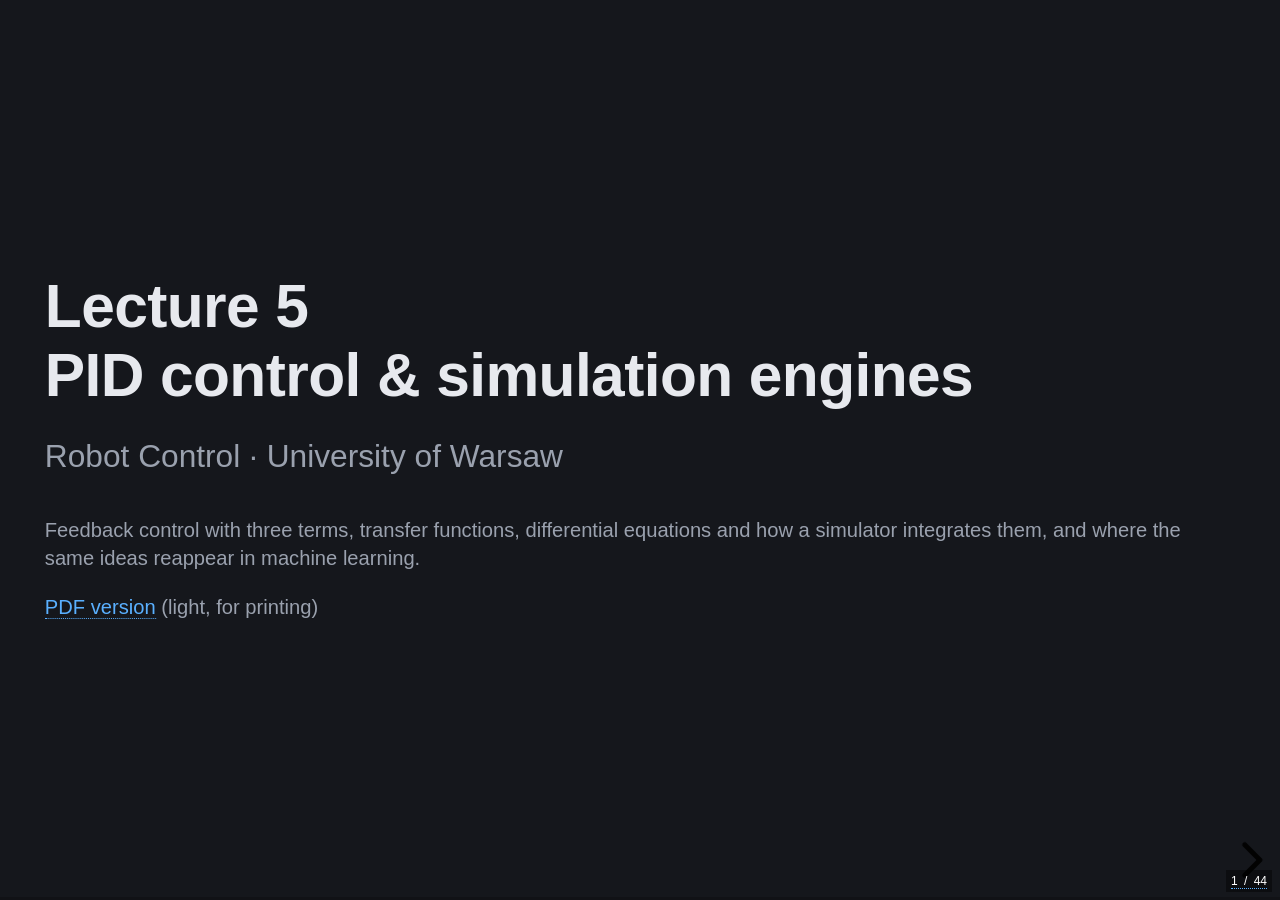
<file: docs/slides/lectures/05-pid-control-and-simulation-engines/index.html>
<!doctype html>
<html lang="en">
<head>
  <meta charset="utf-8">
  <meta name="viewport" content="width=device-width, initial-scale=1">
  <title>Lecture 5: PID control &amp; simulation engines</title>
  <link rel="stylesheet" href="../../vendor/reveal/reset.css">
  <link rel="stylesheet" href="../../vendor/reveal/reveal.css">
  <link rel="stylesheet" href="../../vendor/katex/katex.min.css">
  <link rel="stylesheet" href="../../shared/deck.css">
  <script src="../../vendor/katex/katex.min.js"></script>
  <script src="../../vendor/katex/contrib/auto-render.min.js"></script>
  <script type="importmap">{ "imports": { "three": "../../vendor/three/three.module.js" } }</script>
  <style>
    .anno { position:relative; margin:0 auto; }
    .anno .callout { position:absolute; background:var(--bg-2); border:1.5px solid var(--line); border-radius:8px; padding:0.35em 0.6em; font-size:0.56em; line-height:1.3; text-align:center; }
    .anno .callout.key { border-color:var(--accent); }
    .anno .f { position:absolute; margin:0; }
    .anno .f .katex-display { margin:0; }
    .anno .t { position:absolute; margin:0; font-size:0.8em; }
    .reveal li.key { color:var(--accent); }
    .reveal-print .fragment.fade-out, .reveal-print .fragment.fade-in-then-out { display:none !important; }
    .sel { position:absolute; inset:-5px; border:3px solid var(--accent); border-radius:12px; pointer-events:none; }
    [data-integration-step] { opacity:0.45; border-color:var(--line); transition:opacity 0.15s, border-color 0.15s; }
    [data-integration-step].active { opacity:1; border-color:var(--blue); }
    [data-integration-step="2"].active { border-color:var(--accent); }
    .reveal-print [data-integration-step] { opacity:1; }
    /* Keep the PID explanation and the experiment in the same places as terms are added. */
    .pid-diagram { display:grid; grid-template-columns:100px 50px 1fr; align-items:center; width:1180px; }
    .pid-error { border:1.5px solid var(--accent); border-radius:8px; background:var(--bg-2); text-align:center; padding:0.4em 0; font-size:0.65em; line-height:1.5; }
    .pid-branches { width:50px; height:148px; fill:none; stroke:var(--fg-dim); stroke-width:1.5; }
    .pid-terms { display:grid; gap:8px; }
    .pid-term-row { position:relative; box-sizing:border-box; height:44px; display:grid; grid-template-columns:180px 1fr 250px; gap:10px; align-items:center; padding:0 12px; background:var(--bg-2); border:1px solid var(--line); border-radius:7px; font-size:0.68em; }
    .pid-stage { --pid-p:#ff7868; --pid-i:#70dce3; --pid-d:#e8a2d8; }
    .pid-p { --term-color:var(--pid-p); }
    .pid-i { --term-color:var(--pid-i); }
    .pid-d { --term-color:var(--pid-d); }
    .pid-term-name, .pid-term-formula { color:var(--term-color); }
    .pid-term-name { font-weight:600; }
    .pid-term-description { color:var(--fg); }
    .pid-term-formula { font-size:1.1em; }
    .pid-term-new { border:2px solid var(--term-color); }
    .pid-term-unused { opacity:0.48; }
    .pid-added { position:absolute; right:10px; color:var(--term-color); font-size:0.7em; font-weight:600; }
    .pid-total { display:flex; justify-content:center; align-items:center; gap:0.3em; height:57px; font-size:1.05em; }
    .pid-total > span { color:var(--term-color); padding:0.08em 0.2em; }
    .pid-total-new { border-bottom:2px solid var(--term-color); }
    .pid-demo { position:relative; width:1180px; }
    .pid-prediction { position:absolute; left:340px; top:90px; width:700px; box-sizing:border-box; margin:0; padding:0.6em 0.8em; font-size:0.85em; }
    .pid-stage .awaiting-prediction .wctl { visibility:hidden; }
    .pid-stage .pid-observation { margin-top:0.35em; font-size:0.72em; line-height:1.4; }
    .pichain [data-pi] { padding:0.1em 0.7em; border-radius:10px; border:2px solid transparent; transition:background 0.15s, border-color 0.15s; }
    .pichain [data-pi].on { border-color:var(--accent); background:rgba(242,177,52,0.14); }
  </style>
</head>
<body>
<div class="reveal"><div class="slides">

<section class="title-slide">
  <h1>Lecture 5<br>PID control &amp; simulation engines</h1>
  <p class="subtitle">Robot Control · University of Warsaw</p>
  <p class="small" style="margin-top:1.2em">Feedback control with three terms, transfer functions, differential equations and how a simulator integrates them, and where the same ideas reappear in machine learning.</p>
  <p class="small interactive-only" style="margin-top:0.6em"><a href="../../pdf/05-pid-control-and-simulation-engines.pdf">PDF version</a> (light, for printing)</p>
</section>

<section>
  <h2>Motivation and Overview</h2>
  <p style="font-size:0.85em; margin:0 0 0.5em">What does it take to fly a drone?</p>
  <div class="cols" style="grid-template-columns: 1fr 1fr 1fr; gap:0.9em; font-size:0.78em; margin-top:0.3em">
    <div class="box" style="position:relative"><h3>1 · differential equations</h3><p class="small" style="font-size:0.85em; margin:0">the state of a system, constraints, phase space</p><div class="sel fragment fade-in-then-out" data-fragment-index="1"></div></div>
    <div class="box" style="position:relative"><h3>2 · PID control</h3><p class="small" style="font-size:0.85em; margin:0">feedback, the three terms on a drone, several controllers at once, transfer functions</p><div class="sel fragment fade-in-then-out" data-fragment-index="2"></div></div>
    <div class="box" style="position:relative"><h3>3 · simulation engines</h3><p class="small" style="font-size:0.85em; margin:0">numerical integration and its time step, simulating deformation, the same ideas in flow matching</p><div class="sel fragment fade-in" data-fragment-index="3"></div></div>
  </div>
  <div style="display:grid; justify-items:center; align-items:start; margin-top:0.6em">
    <div class="overview-video fragment fade-out" data-fragment-index="1" style="grid-area:1/1">
      <video loop muted playsinline preload="auto" poster="../../assets/lecture05/drone_gates.jpg" style="width:569px; height:320px; display:block; border-radius:10px"><source src="../../assets/lecture05/drone_gates.mp4" type="video/mp4"></video>
    </div>
    <div class="fragment fade-in-then-out" data-fragment-index="1" style="grid-area:1/1">
      <div data-widget="phase2d" data-config='{"system":"pendulum","c":0.15,"dt":0.05,"method":"rk4","q0":[2.4,0],"steps":600,"width":420,"height":320,"controls":false,"readout":false,"loop":true}'></div>
    </div>
    <div class="fragment fade-in-then-out" data-fragment-index="2" style="grid-area:1/1">
      <div data-widget="piddrone" data-config='{"mode":"PID","width":1000,"height":300,"controls":"none","loop":true,"tmax":12,"speed":1.5}'></div>
    </div>
    <div class="fragment fade-in" data-fragment-index="3" style="grid-area:1/1">
      <div data-widget="phase2d" data-config='{"system":"spring","c":0,"dt":0.3,"method":"euler","q0":[2,0],"steps":80,"width":420,"height":320,"controls":false,"readout":false,"loop":true}'></div>
    </div>
  </div>
</section>

<section class="section-slide">
  <div class="num">Part 1</div>
  <h1>Differential equations</h1>
</section>

<section>
  <h2>The state of a system</h2>
  <p>A set $\vec q$ of parameters (coordinates) whose values determine the state of the system</p>
  <div style="display:grid; grid-template-columns: 360px 700px; gap:0 50px; justify-content:center; align-items:start; margin-top:0.4em">
    <div><h3 style="margin:0 0 0.35em; text-align:center; font-size:0.8em; height:1.3em">A double pendulum</h3><div class="t-pend" data-widget="dpend" data-config='{"width":360,"height":400,"show":["coords"],"stretch":false}'></div></div>
    <div><h3 style="margin:0 0 0.35em; text-align:center; font-size:0.8em; height:1.3em">The population of the world by level of education</h3><div data-widget="pie" data-config='{"width":700,"height":400}'></div></div>
  </div>
  <div class="question" style="font-size:0.78em; margin-top:0.5em">How many dimensions does $\vec q$ have?</div>
</section>

<section>
  <h2>Derivatives describe change</h2>
  <p>We often refer to derivatives with names from physics: <b>velocity</b> $\dot{\vec q}$ or <b>acceleration</b> $\ddot{\vec q}$</p>
  <div style="display:grid; grid-template-columns: 360px 700px; gap:0 50px; justify-content:center; align-items:start; margin-top:0.4em">
    <div><h3 style="margin:0 0 0.35em; text-align:center; font-size:0.8em; height:1.3em">A double pendulum</h3><div class="t-pend" data-widget="dpend" data-config='{"width":360,"height":400,"show":["vcoords","velocity"],"stretch":false}'></div></div>
    <div><h3 style="margin:0 0 0.35em; text-align:center; font-size:0.8em; height:1.3em">The population of the world by level of education</h3><div data-widget="pie" data-config='{"width":700,"height":400,"velocity":true}'></div></div>
  </div>
  <div class="question" style="font-size:0.78em; margin-top:0.5em">And $\dot{\vec q}$, how many dimensions?</div>
</section>

<section>
  <h2>Constraints</h2>
  <div style="display:grid; grid-template-columns: 1fr auto; gap:0 2em; align-items:center">
    <p style="margin:0">Usually the system has to satisfy <b>constraints</b>: the state is somehow restricted</p>
    <p style="margin:0">$g\big(\vec q, \dot{\vec q}, t\big) = 0$</p>
  </div>
  <div style="display:grid; grid-template-columns: 360px 700px; gap:0 50px; justify-content:center; align-items:start; margin-top:0.4em">
    <div><h3 style="margin:0 0 0.35em; text-align:center; font-size:0.8em; height:1.3em">Holonomic: no derivatives</h3><div class="t-pend" data-widget="dpend" data-config='{"width":360,"height":400,"show":["lengths"],"stretch":true}'></div><p class="small" style="margin:0.35em 0 0; text-align:center">rod lengths, which may depend on time (e.g., stretching)</p></div>
    <div><h3 style="margin:0 0 0.35em; text-align:center; font-size:0.8em; height:1.3em">Nonholonomic: derivatives</h3><div style="display:flex; justify-content:center"><div class="t-car" data-widget="car2d" data-config='{"width":360,"height":400}'></div></div><p class="small" style="margin:0.35em 0 0; text-align:center">the car cannot move sideways: $\dot x \sin\varphi = \dot y \cos\varphi$</p></div>
  </div>
</section>

<section>
  <h2>Generalised coordinates</h2>
  <p style="margin:0.2em 0 0.3em"><b>Degrees of freedom</b> (DoF) = #parameters − #holonomic constraints</p>
  <ul style="font-size:0.85em; margin:0 0 0 1.1em">
    <li>we can choose <b>any</b> set of parameters to describe the system</li>
    <li>often the most convenient one has #parameters = #DoF</li>
  </ul>
  <div style="display:grid; grid-template-columns: 360px 700px; gap:0 50px; justify-content:center; align-items:start; margin-top:0.5em">
    <div><h3 style="margin:0 0 0.35em; text-align:center; font-size:0.8em; height:1.3em">A double pendulum</h3><div class="t-pend" data-widget="dpend" data-config='{"width":360,"height":400,"show":["coords"],"stretch":true}'></div><p class="small" style="margin:0.35em 0 0; text-align:center">4 coordinates, 2 holonomic constraints</p></div>
    <div style="display:flex; align-items:center">
      <div style="width:140px; flex:none; text-align:center; color:var(--fg-dim); font-size:0.6em; padding-top:1.6em"><svg viewBox="0 0 90 24" style="width:90px; display:block; margin:0 auto 0.4em"><defs><marker id="ar8" viewBox="0 0 10 10" refX="9" refY="5" markerWidth="6" markerHeight="6" orient="auto"><path d="M0,0 L10,5 L0,10 z" fill="#9aa1ae"/></marker></defs><line x1="2" y1="12" x2="84" y2="12" stroke="#9aa1ae" stroke-width="2.5" marker-end="url(#ar8)"/></svg>switch the<br>representation</div>
      <div><h3 style="margin:0 0 0.35em; text-align:center; font-size:0.8em; height:1.3em">&nbsp;</h3><div class="t-pend" data-widget="dpend" data-config='{"width":360,"height":400,"show":["angles"],"stretch":true}'></div><p class="small" style="margin:0.35em 0 0; text-align:center">2 DoF: $\vec q = (\theta_1, \theta_2)$</p></div>
    </div>
  </div>
</section>

<section>
  <h2>Differential equations</h2>
  <p style="margin:0.2em 0">A differential equation determines how the highest derivative depends on the lower ones: $\;q^{(n)} = f\big(\vec q, \dot{\vec q}, \ldots, q^{(n-1)}, t\big)$, an ODE of order $n$</p>
  <p style="margin:0.3em 0 0.2em"><b>Example</b>:</p>
  <div style="display:flex; justify-content:center"><div data-widget="yt" data-config='{"id":"p_di4Zn4wz4","title":"Differential equations, a tourist&#39;s guide (3Blue1Brown), 6:54 to 9:06","width":820,"height":461,"small":false,"start":414,"end":546,"autoplay":false}'></div></div>
</section>

<section>
  <h2>Every ODE can be made first order</h2>
  <div style="display:grid; grid-template-columns: 1fr auto; gap:0.2em 2em; align-items:center; font-size:0.85em">
    <p style="margin:0">Any $n$-th order ODE can be made first order, by changing the state description:</p>
    <p style="margin:0">$\dot{\vec q} = f(\vec q(t), t)$</p>
    <p style="margin:0">The pendulum: $\ddot\theta = -\frac{g}{L}\sin\theta - \mu\,\dot\theta$, state $\vec q = (\theta, \omega)$, $\omega = \dot\theta$:</p>
    <p style="margin:0">$\dot{\vec q} = \begin{bmatrix}\dot\theta\\ \dot\omega\end{bmatrix} = \begin{bmatrix} \omega \\ -\frac{g}{L}\sin\theta - \mu\,\omega\end{bmatrix} = f(\vec q)$</p>
  </div>
  <div style="display:flex; justify-content:center; margin-top:0.5em"><div data-widget="phase2d" data-config='{"system":"pendulum","c":0.15,"dt":0.05,"method":"rk4","q0":[2.4,0],"steps":600,"width":440,"height":400,"side":true,"pendulum":true,"controls":"playback","readout":false,"showExact":false,"loop":true}'></div></div>
</section>

<section>
  <h2>Differential equations for a drone</h2>
  <div class="anno" style="width:1200px; height:560px">
    <div data-widget="dronethrust" style="position:absolute; left:0; top:0"></div>
    <div class="f" style="left:340px; right:0; top:35px; font-size:1.2em">$$m\,\ddot z = \htmlClass{t-thrust}{F(t)} - \htmlClass{t-g}{mg} - \htmlClass{t-air}{\mu\,\dot z}$$</div>
    <div class="callout" data-to=".t-thrust" style="left:380px; top:170px; width:220px">the thrust $F(t)$</div>
    <div class="callout" data-to=".t-g" style="left:700px; top:170px; width:160px">gravity</div>
    <div class="callout" data-to=".t-air" style="left:920px; top:170px; width:240px">air resistance</div>
    <div class="f" style="left:0; right:0; top:320px; font-size:1.05em">$$\mathbf q = (z, v),\quad v=\dot z,\qquad \dot{\mathbf q} = \begin{bmatrix}v \\ F(t)/m - g - (\mu/m)\,v\end{bmatrix}$$</div>
    <div class="question" style="position:absolute; left:100px; top:450px; width:1000px; font-size:0.78em">How do we choose the thrust $F(t)$ to reach the desired altitude $H$?</div>
    <div data-widget="annotate"></div>
  </div>
</section>

<section class="section-slide">
  <div class="num">Part 2</div>
  <h1>PID control</h1>
</section>

<section>
  <h2>A controller: the general idea</h2>
  <svg viewBox="0 0 840 142" style="width:1000px; display:block; margin:0.2em auto 0" font-family="Inter, Arial, sans-serif"><defs><marker id="ar12" viewBox="0 0 10 10" refX="9" refY="5" markerWidth="7" markerHeight="7" orient="auto"><path d="M0,0 L10,5 L0,10 z" fill="#9aa1ae"/></marker></defs><rect x="20" y="30" width="150" height="44" rx="7" fill="#1e2128" stroke="#5fd38d" stroke-width="2"/><text x="95.0" y="57.0" fill="#e7e9ee" font-size="13" text-anchor="middle">commanded variable</text><text x="95.0" y="92" fill="#5fd38d" font-size="12" text-anchor="middle">desired altitude H</text><rect x="200" y="30" width="90" height="44" rx="7" fill="#1e2128" stroke="#f2b134" stroke-width="2"/><text x="245.0" y="57.0" fill="#e7e9ee" font-size="13" text-anchor="middle" font-weight="600">error</text><text x="245.0" y="92" fill="#f2b134" font-size="12" text-anchor="middle">e = H − z</text><rect x="350" y="30" width="130" height="44" rx="7" fill="#1e2128" stroke="#5ab0ff" stroke-width="2"/><text x="415.0" y="57.0" fill="#e7e9ee" font-size="13" text-anchor="middle">controller</text><text x="415.0" y="92" fill="#5ab0ff" font-size="12" text-anchor="middle">PID → thrust F</text><rect x="510" y="30" width="130" height="44" rx="7" fill="#1e2128" stroke="#e7e9ee" stroke-width="2"/><text x="575.0" y="57.0" fill="#e7e9ee" font-size="13" text-anchor="middle">plant</text><text x="575.0" y="92" fill="#e7e9ee" font-size="12" text-anchor="middle">the drone</text><rect x="670" y="30" width="150" height="44" rx="7" fill="#1e2128" stroke="#b28dff" stroke-width="2"/><text x="745.0" y="57.0" fill="#e7e9ee" font-size="13" text-anchor="middle">controlled variable</text><text x="745.0" y="92" fill="#b28dff" font-size="12" text-anchor="middle">current altitude z</text><line x1="170" y1="52.0" x2="198" y2="52.0" stroke="#9aa1ae" stroke-width="1.6" marker-end="url(#ar12)"/><line x1="290" y1="52.0" x2="348" y2="52.0" stroke="#9aa1ae" stroke-width="1.6" marker-end="url(#ar12)"/><line x1="480" y1="52.0" x2="508" y2="52.0" stroke="#9aa1ae" stroke-width="1.6" marker-end="url(#ar12)"/><line x1="640" y1="52.0" x2="668" y2="52.0" stroke="#9aa1ae" stroke-width="1.6" marker-end="url(#ar12)"/><path d="M 745.0 98 L 745.0 126 L 245.0 126 L 245.0 102" fill="none" stroke="#9aa1ae" stroke-width="1.6" marker-end="url(#ar12)"/><rect x="455" y="114" width="80" height="24" rx="6" fill="#1e2128" stroke="#3a3f4b" stroke-width="1.5"/><text x="495" y="130" fill="#9aa1ae" font-size="12" text-anchor="middle">feedback</text></svg>
  <div style="display:flex; justify-content:center; margin-top:0.6em"><div data-widget="piddrone" data-config='{"mode":"PID","width":1000,"height":300,"controls":"none","loop":true,"tmax":12,"speed":1.5,"labels":true}'></div></div>
</section>

<section class="pid-stage">
  <h2>PID: proportional, integral, derivative</h2>
  <div class="pid-diagram">
    <div class="pid-error">error<br>$e=H-z$</div>
    <svg class="pid-branches" viewBox="0 0 50 148" aria-hidden="true"><path d="M0 74 H20 M20 22 V126 M20 22 H48 M20 74 H48 M20 126 H48"/><path d="M42 17 L48 22 L42 27 M42 69 L48 74 L42 79 M42 121 L48 126 L42 131"/></svg>
    <div class="pid-terms">
      <div class="pid-term-row pid-p"><span class="pid-term-name">Proportional</span><span class="pid-term-description">what the error is now</span><span class="pid-term-formula"></span></div>
      <div class="pid-term-row pid-i"><span class="pid-term-name">Integral</span><span class="pid-term-description">the error accumulated over time</span><span class="pid-term-formula"></span></div>
      <div class="pid-term-row pid-d"><span class="pid-term-name">Derivative</span><span class="pid-term-description">how the error is changing</span><span class="pid-term-formula"></span></div>
    </div>
  </div>
  <div class="pid-total">$F_p = 0$</div>
  <div class="pid-demo">
    <div data-widget="piddrone" data-config='{"mode":"P","width":1180,"height":280,"labels":true,"compactReadout":true,"tmax":20,"controls":"none","autoplay":false,"kp":0,"readout":false,"showTerms":true,"terms":[]}'></div>
  </div>
  <p class="small" style="margin:0.35em 0 0">If some terms are missing, we have a P, PD, PI… controller.</p>
</section>

<section class="pid-stage">
  <h2>The proportional term</h2>
  <div class="pid-diagram">
    <div class="pid-error">error<br>$e=H-z$</div>
    <svg class="pid-branches" viewBox="0 0 50 148" aria-hidden="true"><path d="M0 74 H20 M20 22 V126 M20 22 H48 M20 74 H48 M20 126 H48"/><path d="M42 17 L48 22 L42 27 M42 69 L48 74 L42 79 M42 121 L48 126 L42 131"/></svg>
    <div class="pid-terms">
      <div class="pid-term-row pid-p pid-term-new"><span class="pid-term-name">Proportional</span><span class="pid-term-description">what the error is now</span><span class="pid-term-formula">$k_p\,e$</span><span class="pid-added">added</span></div>
      <div class="pid-term-row pid-i pid-term-unused"><span class="pid-term-name">Integral</span><span class="pid-term-description">the error accumulated over time</span><span class="pid-term-formula"></span></div>
      <div class="pid-term-row pid-d pid-term-unused"><span class="pid-term-name">Derivative</span><span class="pid-term-description">how the error is changing</span><span class="pid-term-formula"></span></div>
    </div>
  </div>
  <div class="pid-total">$F_p = $ <span class="pid-p pid-total-new">$k_p\,e$</span></div>
  <div class="pid-demo">
    <div data-widget="piddrone" data-config='{"mode":"P","width":1180,"height":280,"labels":true,"compactReadout":true,"tmax":20,"controls":"gains","fixedMode":true,"startOnFragment":".pid-prediction","showTerms":true}'></div>
    <div class="question fragment fade-out pid-prediction" data-fragment-index="0">What do you think will happen?</div>
  </div>
</section>

<section class="pid-stage">
  <h2>The P controller: shrinking oscillations</h2>
  <div class="pid-diagram">
    <div class="pid-error">error<br>$e=H-z$</div>
    <svg class="pid-branches" viewBox="0 0 50 148" aria-hidden="true"><path d="M0 74 H20 M20 22 V126 M20 22 H48 M20 74 H48 M20 126 H48"/><path d="M42 17 L48 22 L42 27 M42 69 L48 74 L42 79 M42 121 L48 126 L42 131"/></svg>
    <div class="pid-terms">
      <div class="pid-term-row pid-p"><span class="pid-term-name">Proportional</span><span class="pid-term-description">what the error is now</span><span class="pid-term-formula">$k_p\,e$</span></div>
      <div class="pid-term-row pid-i pid-term-unused"><span class="pid-term-name">Integral</span><span class="pid-term-description">the error accumulated over time</span><span class="pid-term-formula"></span></div>
      <div class="pid-term-row pid-d pid-term-unused"><span class="pid-term-name">Derivative</span><span class="pid-term-description">how the error is changing</span><span class="pid-term-formula"></span></div>
    </div>
  </div>
  <div class="pid-total">$F_p = $ <span class="pid-p">$k_p\,e$</span></div>
  <div class="pid-demo">
    <div data-widget="piddrone" data-config='{"mode":"P","width":1180,"height":280,"labels":true,"compactReadout":true,"tmax":20,"controls":"none","autoplay":false,"previewTime":20,"showTerms":true}'></div>
  </div>
  <div class="pid-observation">The amplitudes get <b>smaller and smaller</b> because of air resistance: $-\mu\,\dot z$. Let’s use this to our advantage!</div>
</section>

<section class="pid-stage">
  <h2>The derivative term</h2>
  <div class="pid-diagram">
    <div class="pid-error">error<br>$e=H-z$</div>
    <svg class="pid-branches" viewBox="0 0 50 148" aria-hidden="true"><path d="M0 74 H20 M20 22 V126 M20 22 H48 M20 74 H48 M20 126 H48"/><path d="M42 17 L48 22 L42 27 M42 69 L48 74 L42 79 M42 121 L48 126 L42 131"/></svg>
    <div class="pid-terms">
      <div class="pid-term-row pid-p"><span class="pid-term-name">Proportional</span><span class="pid-term-description">what the error is now</span><span class="pid-term-formula">$k_p\,e$</span></div>
      <div class="pid-term-row pid-i pid-term-unused"><span class="pid-term-name">Integral</span><span class="pid-term-description">the error accumulated over time</span><span class="pid-term-formula"></span></div>
      <div class="pid-term-row pid-d pid-term-new"><span class="pid-term-name">Derivative</span><span class="pid-term-description">how the error is changing</span><span class="pid-term-formula">$k_d\,\dot e$</span><span class="pid-added">added</span></div>
    </div>
  </div>
  <div class="pid-total">$F_p = $ <span class="pid-p">$k_p\,e$</span> + <span class="pid-d pid-total-new">$k_d\,\dot e$</span></div>
  <div class="pid-demo">
    <div data-widget="piddrone" data-config='{"mode":"PD","width":1180,"height":280,"labels":true,"compactReadout":true,"tmax":20,"controls":"gains","fixedMode":true,"startOnFragment":".pid-prediction","showTerms":true}'></div>
    <div class="question fragment fade-out pid-prediction" data-fragment-index="0">What do you think will happen?</div>
  </div>
  <div class="pid-observation">Our own “air resistance”: $\dot e=-\dot z$.</div>
</section>

<section class="pid-stage">
  <h2>The PD controller: what happened</h2>
  <div class="pid-diagram">
    <div class="pid-error">error<br>$e=H-z$</div>
    <svg class="pid-branches" viewBox="0 0 50 148" aria-hidden="true"><path d="M0 74 H20 M20 22 V126 M20 22 H48 M20 74 H48 M20 126 H48"/><path d="M42 17 L48 22 L42 27 M42 69 L48 74 L42 79 M42 121 L48 126 L42 131"/></svg>
    <div class="pid-terms">
      <div class="pid-term-row pid-p"><span class="pid-term-name">Proportional</span><span class="pid-term-description">what the error is now</span><span class="pid-term-formula">$k_p\,e$</span></div>
      <div class="pid-term-row pid-i pid-term-unused"><span class="pid-term-name">Integral</span><span class="pid-term-description">the error accumulated over time</span><span class="pid-term-formula"></span></div>
      <div class="pid-term-row pid-d"><span class="pid-term-name">Derivative</span><span class="pid-term-description">how the error is changing</span><span class="pid-term-formula">$k_d\,\dot e$</span></div>
    </div>
  </div>
  <div class="pid-total">$F_p = $ <span class="pid-p">$k_p\,e$</span> + <span class="pid-d">$k_d\,\dot e$</span></div>
  <div class="pid-demo">
    <div data-widget="piddrone" data-config='{"mode":"PD","width":1180,"height":280,"labels":true,"compactReadout":true,"tmax":20,"controls":"none","autoplay":false,"previewTime":20,"showTerms":true}'></div>
  </div>
  <div class="pid-observation">The drone settles <b>below $H$</b>, where $F_p=mg$. At $H$, with $e=0$ and $\dot e=0$, this controller would give $F_p=0$.</div>
</section>

<section class="pid-stage">
  <h2>The integral term</h2>
  <div class="pid-diagram">
    <div class="pid-error">error<br>$e=H-z$</div>
    <svg class="pid-branches" viewBox="0 0 50 148" aria-hidden="true"><path d="M0 74 H20 M20 22 V126 M20 22 H48 M20 74 H48 M20 126 H48"/><path d="M42 17 L48 22 L42 27 M42 69 L48 74 L42 79 M42 121 L48 126 L42 131"/></svg>
    <div class="pid-terms">
      <div class="pid-term-row pid-p"><span class="pid-term-name">Proportional</span><span class="pid-term-description">what the error is now</span><span class="pid-term-formula">$k_p\,e$</span></div>
      <div class="pid-term-row pid-i pid-term-new"><span class="pid-term-name">Integral</span><span class="pid-term-description">the error accumulated over time</span><span class="pid-term-formula">$k_i\!\int e\,dt$</span><span class="pid-added">added</span></div>
      <div class="pid-term-row pid-d"><span class="pid-term-name">Derivative</span><span class="pid-term-description">how the error is changing</span><span class="pid-term-formula">$k_d\,\dot e$</span></div>
    </div>
  </div>
  <div class="pid-total">$F_p = $ <span class="pid-p">$k_p\,e$</span> + <span class="pid-d">$k_d\,\dot e$</span> + <span class="pid-i pid-total-new">$k_i\!\int e\,dt$</span></div>
  <div class="pid-demo">
    <div data-widget="piddrone" data-config='{"mode":"PID","width":1180,"height":280,"labels":true,"compactReadout":true,"tmax":20,"controls":"gains","fixedMode":true,"startOnFragment":".pid-prediction","showTerms":true}'></div>
    <div class="question fragment fade-out pid-prediction" data-fragment-index="0">What do you think will happen?</div>
  </div>
</section>

<section class="pid-stage">
  <h2>The PID controller: what happened</h2>
  <div class="pid-diagram">
    <div class="pid-error">error<br>$e=H-z$</div>
    <svg class="pid-branches" viewBox="0 0 50 148" aria-hidden="true"><path d="M0 74 H20 M20 22 V126 M20 22 H48 M20 74 H48 M20 126 H48"/><path d="M42 17 L48 22 L42 27 M42 69 L48 74 L42 79 M42 121 L48 126 L42 131"/></svg>
    <div class="pid-terms">
      <div class="pid-term-row pid-p"><span class="pid-term-name">Proportional</span><span class="pid-term-description">what the error is now</span><span class="pid-term-formula">$k_p\,e$</span></div>
      <div class="pid-term-row pid-i"><span class="pid-term-name">Integral</span><span class="pid-term-description">the error accumulated over time</span><span class="pid-term-formula">$k_i\!\int e\,dt$</span></div>
      <div class="pid-term-row pid-d"><span class="pid-term-name">Derivative</span><span class="pid-term-description">how the error is changing</span><span class="pid-term-formula">$k_d\,\dot e$</span></div>
    </div>
  </div>
  <div class="pid-total">$F_p = $ <span class="pid-p">$k_p\,e$</span> + <span class="pid-d">$k_d\,\dot e$</span> + <span class="pid-i">$k_i\!\int e\,dt$</span></div>
  <div class="pid-demo">
    <div data-widget="piddrone" data-config='{"mode":"PID","width":1180,"height":280,"labels":true,"compactReadout":true,"tmax":20,"controls":"none","autoplay":false,"previewTime":20,"showTerms":true}'></div>
  </div>
  <div class="pid-observation">The drone reaches $H$. As $e$ and $\dot e$ approach zero, the <b>accumulated integral term</b> supplies the thrust that balances gravity.</div>
</section>

<section>
  <h2>Several PID controllers at once</h2>
  <p style="font-size:0.8em; margin:0 0 0.3em">In real life we often have multiple PID controllers interacting with each other:</p>
  <svg viewBox="0 0 910 190" style="width:100%; display:block; margin:auto; max-width:1100px" font-family="Inter, Arial, sans-serif" >
<defs><marker id="ar" viewBox="0 0 10 10" refX="9" refY="5" markerWidth="7" markerHeight="7" orient="auto"><path d="M0,0 L10,5 L0,10 z" fill="#9aa1ae"/></marker></defs>
<g><rect x="10" y="60" width="130" height="44" rx="7" fill="#1e2128" stroke="#3a3f4b" stroke-width="2"/><text x="75.0" y="86.2" fill="#e7e9ee" font-size="12" text-anchor="middle">desired altitude</text></g><g><rect x="150" y="60" width="70" height="44" rx="7" fill="#1e2128" stroke="#f2b134" stroke-width="2"/><text x="185.0" y="86.2" fill="#e7e9ee" font-size="12" text-anchor="middle" font-weight="600">error</text></g><g><rect x="250" y="60" width="70" height="44" rx="7" fill="#1e2128" stroke="#5ab0ff" stroke-width="2"/><text x="285.0" y="86.2" fill="#e7e9ee" font-size="12" text-anchor="middle">PID 2</text></g><g><rect x="370" y="60" width="70" height="44" rx="7" fill="#1e2128" stroke="#3a3f4b" stroke-width="2"/><text x="405.0" y="86.2" fill="#e7e9ee" font-size="12" text-anchor="middle">velocity</text></g><g><rect x="450" y="60" width="70" height="44" rx="7" fill="#1e2128" stroke="#f2b134" stroke-width="2"/><text x="485.0" y="86.2" fill="#e7e9ee" font-size="12" text-anchor="middle" font-weight="600">error</text></g><g><rect x="550" y="60" width="70" height="44" rx="7" fill="#1e2128" stroke="#5ab0ff" stroke-width="2"/><text x="585.0" y="86.2" fill="#e7e9ee" font-size="12" text-anchor="middle">PID 1</text></g><g><rect x="670" y="60" width="110" height="44" rx="7" fill="#1e2128" stroke="#3a3f4b" stroke-width="2"/><text x="725.0" y="78.7" fill="#e7e9ee" font-size="12" text-anchor="middle">current</text><text x="725.0" y="93.7" fill="#e7e9ee" font-size="12" text-anchor="middle">velocity</text></g><g><rect x="790" y="60" width="110" height="44" rx="7" fill="#1e2128" stroke="#3a3f4b" stroke-width="2"/><text x="845.0" y="78.7" fill="#e7e9ee" font-size="12" text-anchor="middle">current</text><text x="845.0" y="93.7" fill="#e7e9ee" font-size="12" text-anchor="middle">altitude</text></g><line x1="140" y1="82.0" x2="148" y2="82.0" stroke="#9aa1ae" stroke-width="1.6" marker-end="url(#ar)"/><line x1="220" y1="82.0" x2="248" y2="82.0" stroke="#9aa1ae" stroke-width="1.6" marker-end="url(#ar)"/><line x1="320" y1="82.0" x2="368" y2="82.0" stroke="#9aa1ae" stroke-width="1.6" marker-end="url(#ar)"/><line x1="440" y1="82.0" x2="448" y2="82.0" stroke="#9aa1ae" stroke-width="1.6" marker-end="url(#ar)"/><line x1="520" y1="82.0" x2="548" y2="82.0" stroke="#9aa1ae" stroke-width="1.6" marker-end="url(#ar)"/><line x1="620" y1="82.0" x2="668" y2="82.0" stroke="#9aa1ae" stroke-width="1.6" marker-end="url(#ar)"/><line x1="780" y1="82.0" x2="788" y2="82.0" stroke="#9aa1ae" stroke-width="1.6" marker-end="url(#ar)"/><path d="M 725 104 L 725 134 L 485 134 L 485 108" fill="none" stroke="#9aa1ae" stroke-width="1.6" marker-end="url(#ar)"/><path d="M 845 104 L 845 166 L 185 166 L 185 108" fill="none" stroke="#9aa1ae" stroke-width="1.6" marker-end="url(#ar)"/><g><rect x="560" y="120" width="70" height="26" rx="7" fill="#1e2128" stroke="#3a3f4b" stroke-width="2"/><text x="595.0" y="136.8" fill="#e7e9ee" font-size="11" text-anchor="middle">feedback</text></g><g><rect x="300" y="152" width="70" height="26" rx="7" fill="#1e2128" stroke="#3a3f4b" stroke-width="2"/><text x="335.0" y="168.8" fill="#e7e9ee" font-size="11" text-anchor="middle">feedback</text></g>
</svg>
  <div class="cols" style="font-size:0.74em; margin-top:0.4em; grid-template-columns: 1fr 1.3fr">
    <div class="box key"><b>Why do this?</b> For example, when one variable has to be controlled at a much higher frequency than the other.</div>
    <ul style="margin:0 0 0 1.1em">
      <li>the rotor speed has to react quickly (e.g. to a gust of wind) to keep the desired velocity</li>
      <li>corrections to the altitude should come at a much slower rate, e.g. to average the measurement over time and get rid of the noise</li>
    </ul>
  </div>
</section>

<section class="section-slide">
  <div class="num">Part 2 · PID control</div>
  <h1>Transfer functions</h1>
</section>

<section>
  <h2>Transfer functions: the general idea</h2>
  <p style="font-size:0.8em; margin:0 0 0.2em">We started dealing with many interconnected blocks:</p>
  <svg viewBox="0 0 900 160" style="width:100%; display:block; margin:auto; max-width:1000px" font-family="Inter, Arial, sans-serif" >
<defs><marker id="ar" viewBox="0 0 10 10" refX="9" refY="5" markerWidth="7" markerHeight="7" orient="auto"><path d="M0,0 L10,5 L0,10 z" fill="#9aa1ae"/></marker></defs>
<g><rect x="300" y="70" width="120" height="48" rx="7" fill="#1e2128" stroke="#3a3f4b" stroke-width="2"/><text x="360.0" y="100.0" fill="#e7e9ee" font-size="17" text-anchor="middle" font-weight="600">B1</text></g><g><rect x="560" y="70" width="120" height="48" rx="7" fill="#1e2128" stroke="#3a3f4b" stroke-width="2"/><text x="620.0" y="100.0" fill="#e7e9ee" font-size="17" text-anchor="middle" font-weight="600">B2</text></g><line x1="120" y1="94" x2="298" y2="94" stroke="#9aa1ae" stroke-width="1.6" marker-end="url(#ar)"/><line x1="420" y1="94" x2="558" y2="94" stroke="#9aa1ae" stroke-width="1.6" marker-end="url(#ar)"/><line x1="680" y1="94" x2="860" y2="94" stroke="#9aa1ae" stroke-width="1.6" marker-end="url(#ar)"/><text x="208" y="80" fill="#5fd38d" font-size="15" text-anchor="middle" >some input u(t)</text><text x="490" y="60" fill="#5fd38d" font-size="15" text-anchor="middle" >the output y(t) …</text><text x="490" y="128" fill="#5fd38d" font-size="13" text-anchor="middle" >… becomes the input ũ(t) of the next block</text><text x="770" y="80" fill="#5fd38d" font-size="15" text-anchor="middle" >the output ỹ(t)</text>
</svg>
  <div class="cols" style="margin-top:0.6em">
    <div class="callout-static box">How to combine these consecutive signals?</div>
    <div class="box key">Transfer functions: an efficient way to do it</div>
  </div>
  <ul style="font-size:0.72em; margin-top:0.8em" class="dim">
    <li>a vast topic: if you see it for the first time, do not try to process everything at once</li>
    <li>from the perspective of this course it is enough to treat it as a black-box tool</li>
  </ul>
</section>

<section>
  <h2>Without transfer functions: the profile of a block</h2>
  <div data-widget="impulseresponse" data-config='{"mode":"single"}' style="margin:0 auto"></div>
  <p style="font-size:0.74em; margin:0.7em 0 0">What is the profile of a block? Feed it a single impulse (a Dirac delta): the output it produces is the profile, $g(t)$. Also called the impulse response.</p>
  <p class="small" style="margin-top:0.6em">A Dirac delta: the limit of narrower and narrower bumps with the same area $1$.</p>
</section>

<section>
  <h2>Without transfer functions: the output for any input</h2>
  <p style="font-size:0.74em; margin:0 0 0.4em">Split the input into impulses → shift and scale the profile → add the outputs.</p>
  <div data-widget="impulseresponse" data-config='{"mode":"sum"}' style="margin:0 auto"></div>
  <div style="font-size:1.05em; margin-top:0.5em">
    $$y(t) = \int_0^t u(\tau)\,g(t-\tau)\,d\tau = (u*g)(t)$$
    <p class="small" style="text-align:center; margin:0"><b>Convolution</b>: the sum over all impulses.</p>
  </div>
</section>

<section>
  <h2>The problem is…</h2>
  <div data-widget="impulseresponse" data-config='{"mode":"cascade"}' style="margin:0 auto"></div>
  <div style="font-size:0.88em; margin-top:0.5em">
    $$y_2(t) = \int_0^t \underbrace{\left[\int_0^\tau u(\sigma)\,g_1(\tau-\sigma)\,d\sigma\right]}_{\text{output of the first block}} g_2(t-\tau)\,d\tau = (u*g_1*g_2)(t)$$
  </div>
  <p style="font-size:0.82em; text-align:center; margin-top:0.4em">Computing a convolution <b>of a convolution is hard</b>.</p>
</section>

<section>
  <h2>Transfer functions</h2>
  <div class="anno" style="width:1200px; height:560px">
    <p class="t" style="left:0; top:0">It turns out we can use the <b>Laplace transform</b> $\mathcal L$:</p>
    <div class="f" style="left:0; right:0; top:50px; font-size:1.3em">$$\mathcal L u\,(s) = \htmlClass{t-U}{U(s)} = \int_0^\infty u(t)\,\htmlClass{t-exp}{e^{-st}}\,dt$$</div>
    <div class="callout" data-to=".t-U" style="left:120px; top:170px; width:330px">it represents all our functions by <b>unique</b> functions of a different variable, $s$</div>
    <div class="callout" data-to=".t-exp" style="left:760px; top:170px; width:300px">a weighted sum over time: what is the signal made of, exponentials and oscillations of which rates and frequencies?</div>
    <div class="f fragment" data-fragment-index="1" style="left:0; right:0; top:290px; font-size:1.3em">$$\mathcal L\,(u * g) = \htmlClass{t-prod}{\mathcal L u \cdot \mathcal L g}$$</div>
    <div class="callout fragment" data-fragment-index="1" data-to=".t-prod" style="left:160px; top:400px; width:380px">a <b>convolution</b> in the time domain is a <b>multiplication</b> of the representatives in the $s$ domain</div>
    <div class="callout key fragment" data-fragment-index="1" style="left:720px; top:400px; width:300px">AND MULTIPLICATION IS EASY</div>
    <div data-widget="annotate"></div>
  </div>
</section>

<section>
  <h2>Transfer functions: the PID controller</h2>
  <div class="cols" style="grid-template-columns: 250px 1fr; gap:1.5em; align-items:center; margin-top:0.4em">
    <div>
      <div class="box" style="font-size:0.7em; text-align:center">given an input represented in the $s$ domain</div>
      <div class="box" style="border-color:var(--accent); text-align:center; font-size:1.3em; margin-top:0.6em">$U(s)$</div>
    </div>
    <div style="font-size:0.85em">
      <div class="box key" style="font-size:0.8em; text-align:center; margin-bottom:0.6em">what we get in the $s$ domain</div>
      <div style="display:grid; grid-template-columns: 180px 50px 1fr; gap:0.5em 0.4em; align-items:center">
        <div style="display:contents"><div class="box" style="border-color:var(--blue); text-align:center; font-weight:600; padding:0.3em 0.5em">Proportional</div><div style="color:var(--fg-dim); text-align:center; font-size:1.4em">→</div><div class="box" style="text-align:center; padding:0.3em 0.5em">$k_p \cdot U(s)$</div></div><div style="display:contents"><div class="box" style="border-color:var(--green); text-align:center; font-weight:600; padding:0.3em 0.5em">Integral</div><div style="color:var(--fg-dim); text-align:center; font-size:1.4em">→</div><div class="box" style="text-align:center; padding:0.3em 0.5em">$\dfrac{k_i}{s} \cdot U(s)$</div></div><div style="display:contents"><div class="box" style="border-color:#b28dff; text-align:center; font-weight:600; padding:0.3em 0.5em">Derivative</div><div style="color:var(--fg-dim); text-align:center; font-size:1.4em">→</div><div class="box" style="text-align:center; padding:0.3em 0.5em">$k_d \, s \cdot U(s)$</div></div>
      </div>
    </div>
  </div>
  <p style="font-size:0.74em; margin-top:0.7em">Integration becomes a division by $s$, differentiation a multiplication by $s$. The whole controller is one algebraic expression, $K(s) = k_p + k_i/s + k_d\,s$, and chaining blocks is multiplying such expressions.</p>
</section>

<section>
  <h2>Intuition behind the Laplace transform <span class="optional-badge">Optional further reading</span></h2>
  <div style="display:flex; justify-content:center; margin-top:0.3em"><div data-widget="yt" data-config='{"id":"n2y7n6jw5d0","title":"What does the Laplace transform really tell us? (Zach Star)","width":900,"height":506,"small":false,"start":0,"end":0,"autoplay":false}'></div></div>
  
</section>

<section class="section-slide">
  <div class="num">Part 3</div>
  <h1>Simulation engines</h1>
</section>

<section>
  <h2>Examples and motivation</h2>
  <div style="display:grid; grid-template-columns:repeat(3, 370px); gap:14px; justify-content:center; margin-top:0.2em"><div><div data-widget="yt" data-config='{"id":"bhc5i4ul-CI","title":"Natural and robust walking with reinforcement learning (Tübingen)","width":370,"height":208,"small":true,"start":0,"end":0,"autoplay":true}'></div></div><div><div data-widget="yt" data-config='{"id":"ZZVKrNs7_mk","title":"Physically simulated tennis skills from broadcast videos","width":370,"height":208,"small":true,"start":0,"end":0,"autoplay":true}'></div></div><div><div data-widget="yt" data-config='{"id":"V96GfcMUH2Q","title":"PhysGaussian: physics-integrated 3D Gaussians","width":370,"height":208,"small":true,"start":0,"end":0,"autoplay":true}'></div></div><div><div data-widget="yt" data-config='{"id":"y96jk-eUCgI","title":"Incremental Potential Contact (SIGGRAPH 2020)","width":370,"height":208,"small":true,"start":0,"end":0,"autoplay":true}'></div></div><div><div data-widget="yt" data-config='{"id":"k3e8ZMfLBRc","title":"Augmented IPC for sticky interactions","width":370,"height":208,"small":true,"start":0,"end":0,"autoplay":true}'></div></div><div><div data-widget="yt" data-config='{"id":"J-UTyb7lOEw","title":"Physical Intelligence: π0","width":370,"height":208,"small":true,"start":0,"end":0,"autoplay":true}'></div></div></div>
  <div style="display:grid; grid-template-columns:repeat(3, 370px); gap:14px; justify-content:center; margin-top:0.5em; font-size:0.62em">
    <div class="box" style="padding:0.3em 0.6em">used a lot in <b>reinforcement learning</b></div>
    <div class="box" style="padding:0.3em 0.6em">can be combined with recent ML techniques such as <b>Gaussian splats</b></div>
    <div class="box" style="padding:0.3em 0.6em">the ideas are used in <b>diffusion and flow-matching</b> models</div>
  </div>
</section>

<section>
  <h2>Simulation means numerical integration</h2>
  <div class="cols" style="grid-template-columns:560px 1fr; gap:1.4em; align-items:center">
    <div data-widget="phase2d" data-config='{"system":"spring","c":0,"dt":0.001,"method":"euler","q0":[1.4,1.4],"steps":6283,"width":560,"height":350,"controls":"playback","readout":false,"showExact":false,"showDirection":true,"stepwise":true,"accelerateSteps":true,"loop":true}'></div>
    <div style="font-size:0.76em">
      <div class="box" data-integration-step="0" style="margin-bottom:0.6em">1 · Start from the current state<br><span class="blue">$\mathbf q=(x,\dot x)$</span></div>
      <div class="box" data-integration-step="1" style="margin-bottom:0.6em">2 · Evaluate its rate of change<br><span class="blue">The arrow $f(\mathbf q)$ at the current point</span></div>
      <div class="box" data-integration-step="2">3 · Advance by a small $\Delta t$<br>Follow the arrow, then repeat from the new state.</div>
    </div>
  </div>
  <div class="fragment" data-fragment-index="1" style="font-size:0.88em; margin-top:0.5em">
    <p style="font-size:0.8em; margin:0"><b>Example: explicit Euler</b></p>
    $$\underbrace{f(\mathbf q,t) = \dot{\mathbf q}(t)}_{\text{DE of our system}}\approx\frac{\mathbf q(t+\Delta t)-\mathbf q(t)}{\Delta t}
      \quad\Longrightarrow\quad
      \mathbf q(t+\Delta t)\approx\mathbf q(t)+\Delta t\,f(\mathbf q(t),t)$$
    <p class="small" style="margin:0">Repeated updates trace how the state evolves.</p>
  </div>
</section>




<section>
  <h2>What can go wrong in a simulation?</h2>
  <div class="cols" style="grid-template-columns: 560px 1fr; gap:1.4em; align-items:start">
    <div data-widget="phase2d" data-config='{"system":"spring","c":0,"dt":0.3,"method":"euler","q0":[2,0],"steps":80,"width":560,"height":390}'></div>
    <div style="font-size:0.78em">
      <p style="margin:0">A spring without damping: the exact trajectory is a closed orbit (green), the energy is conserved.</p>
      <ul style="margin:0.5em 0 0 1.1em">
        <li>every Euler step follows the arrow at the current point, which is a tangent of the orbit: it always lands slightly <b>outside</b></li>
        <li>the errors add up: the state spirals outwards, the simulated spring gains energy from nothing</li>
        <li>make $\Delta t$ smaller and compare</li>
      </ul>
      <div class="takeaway" style="font-size:0.9em; margin-top:0.6em">The time step is not a detail: too large, and the simulation is wrong, or explodes.</div>
    </div>
  </div>
</section>

<section>
  <h2>More precise numerical schemes</h2>
  <p style="font-size:0.74em; margin:0">There are different ways to approximate $\dot{\mathbf q}$. Start with the <b>Taylor expansion</b>:</p>
  <div style="font-size:0.74em; margin:0.15em 0">
    $$\mathbf q(t\pm\Delta t)=\mathbf q(t)\pm\Delta t\,\dot{\mathbf q}(t)
      +\frac{\Delta t^2}{2}\ddot{\mathbf q}(t)\pm\frac{\Delta t^3}{6}\mathbf q^{(3)}(t)+\ldots$$
  </div>
  <div style="display:grid; grid-template-columns:210px 1fr; align-items:center; gap:0.1em 0.5em; font-size:0.68em">
    <div><b>Forward Euler</b></div>
    <div>$\displaystyle\frac{\mathbf q(t+\Delta t)-\mathbf q(t)}{\Delta t}=\dot{\mathbf q}(t)+O(\Delta t)$</div>
    <div><b>Backward Euler</b></div>
    <div>$\displaystyle\frac{\mathbf q(t)-\mathbf q(t-\Delta t)}{\Delta t}=\dot{\mathbf q}(t)+O(\Delta t)$</div>
    <div><b>Central difference</b></div>
    <div>$\displaystyle\frac{\mathbf q(t+\Delta t)-\mathbf q(t-\Delta t)}{2\Delta t}=\dot{\mathbf q}(t)+\htmlClass{accent}{O(\Delta t^2)}$</div>
  </div>
  <p style="font-size:0.66em; margin:0.4em 0">Subtracting the two Taylor expansions cancels the even powers. The central difference’s error scales as $\Delta t^2$: <b>halve the step → quarter the error</b>.</p>
  <div class="cols" style="grid-template-columns:480px 480px; gap:1.2em; justify-content:center">
    <div>
      <p style="font-size:0.7em; text-align:center; margin:0 0 0.25em"><b>Explicit Euler</b> · $\Delta t=0.3$</p>
      <div data-widget="phase2d" data-config='{"system":"spring","c":0,"dt":0.3,"method":"euler","q0":[2,0],"steps":21,"range":5.2,"width":480,"height":205,"controls":"playback","readout":false,"selectInitial":false,"restartOnEntry":true,"loop":true}'></div>
    </div>
    <div>
      <p style="font-size:0.7em; text-align:center; margin:0 0 0.25em"><b>Runge–Kutta (RK4)</b> · $\Delta t=0.3$</p>
      <div data-widget="phase2d" data-config='{"system":"spring","c":0,"dt":0.3,"method":"rk4","q0":[2,0],"steps":21,"range":5.2,"width":480,"height":205,"controls":"playback","readout":false,"selectInitial":false,"restartOnEntry":true,"loop":true}'></div>
    </div>
  </div>
  <p style="font-size:0.66em; margin:0.4em 0 0">RK4 uses four rate evaluations per step: smaller error at the same $\Delta t$. Green: exact trajectory.</p>
</section>

<section>
  <h2>A wrong time step for the P-controlled drone</h2>
  <p style="font-size:0.74em; margin:0 0 0.4em">The drone simulator used in the lab sessions, with a P controller on the altitude and nothing else changed between the two runs:</p>
  <div class="cols" style="gap:1em">
    <div>
      <p style="font-size:0.72em; margin:0 0 0.2em">the correct version: $\Delta t = 0.01$</p>
      <video data-autoplay loop muted playsinline preload="auto" poster="../../assets/lecture05/drone_dt001.jpg" style="width:560px; display:block; border-radius:8px"><source src="../../assets/lecture05/drone_dt001.mp4" type="video/mp4"></video>
    </div>
    <div>
      <p style="font-size:0.72em; margin:0 0 0.2em">the time step increased just to <b>$\Delta t = 0.04$</b></p>
      <video data-autoplay loop muted playsinline preload="auto" poster="../../assets/lecture05/drone_dt004.jpg" style="width:560px; display:block; border-radius:8px"><source src="../../assets/lecture05/drone_dt004.mp4" type="video/mp4"></video>
    </div>
  </div>
  <p style="font-size:0.7em; margin-top:0.4em">With the larger step the oscillation grows instead of dying out, until the drone hits the floor and breaks. The drone, the controller and the gains did not change.</p>
</section>

<section>
  <h2>A wrong time step for the P-controlled drone: the plot</h2>
  <div class="cols" style="gap:1em">
    <div>
      <p style="font-size:0.72em; margin:0 0 0.2em">the correct version: $\Delta t = 0.01$</p>
      <div data-widget="piddrone" data-config='{"mode":"P","dt":0.01,"width":580,"height":330,"controls":"playback","tmax":14,"z0":0.3,"speed":0.75,"restartOnEntry":true}'></div>
    </div>
    <div>
      <p style="font-size:0.72em; margin:0 0 0.2em">the time step increased just to <b>$\Delta t = 0.04$</b></p>
      <div data-widget="piddrone" data-config='{"mode":"P","dt":0.04,"width":580,"height":330,"controls":"dt","tmax":14,"z0":0.3,"speed":0.75,"restartOnEntry":true}'></div>
    </div>
  </div>
  <p style="font-size:0.7em; margin-top:0.3em">Our toy simulation, starting at $z=0.3$ m and played at $0.75\times$ speed: the oscillation grows until the drone lands too hard. Try RK4 with the same $\Delta t$: a better integrator survives the larger step.</p>
</section>



<section>
  <h2>A note on the rendering speed</h2>
  <div data-widget="pendulumplayback" style="margin:0.4em auto 0"></div>
  <p style="font-size:0.76em; margin:0.8em 0 0">At 1× we display 20 stored steps/s. Increasing $\Delta t$ from 0.05 to 0.2 s or using 4× playback both shorten the full run from <b>12 to 3 wall-clock seconds</b>. Only changing $\Delta t$ changes the trajectory.</p>
</section>

<section class="section-slide">
  <h1>Extensions, Applications &amp; Discussion</h1>
</section>

<section>
  <h2>Simulating deformation</h2>
  <div style="display:grid; grid-template-columns:repeat(2, 480px); gap:14px; justify-content:center; margin-top:0.2em"><div><div data-widget="yt" data-config='{"id":"y96jk-eUCgI","title":"Incremental Potential Contact (SIGGRAPH 2020)","width":480,"height":270,"small":true,"start":0,"end":0,"autoplay":true}'></div></div><div><div data-widget="yt" data-config='{"id":"7NF3CdXkm68","title":"NVIDIA: the hardest problem in physics simulation (Two Minute Papers)","width":480,"height":270,"small":true,"start":0,"end":0,"autoplay":true}'></div></div><div><div data-widget="yt" data-config='{"id":"8iyvhGF9f7o","title":"Moving least squares MPM (SIGGRAPH 2018)","width":480,"height":270,"small":true,"start":0,"end":0,"autoplay":true}'></div></div><div><div data-widget="yt" data-config='{"id":"hFzCQcp3LbE","title":"CK-MPM: a compact-kernel material point method (SIGGRAPH 2025)","width":480,"height":270,"small":true,"start":0,"end":0,"autoplay":true}'></div></div></div>
  <p style="font-size:0.72em; margin:0.6em 0 0">Cloth, jelly, snow, sand, fluids: a continuous body is cut into small parts, and the simulator keeps track of how each part moves and deforms. A field of its own; simulation engines do it for you.</p>
</section>



<section>
  <h2>Flow Matching & Diffusion: Deforming probability</h2>
  <div style="display:grid; grid-template-columns:1fr 1fr; gap:0.55em 0.7em; margin-top:0.2em">
    <div class="box"><h3 style="font-size:0.72em; margin-bottom:0.3em">We can easily sample from known distributions</h3><div data-widget="gauss1d" data-config='{"width":534,"height":190,"controls":"overlay","t":0,"print_t":1}'></div></div>
    <div class="box"><h3 style="font-size:0.72em; margin-bottom:0.3em">Deformable simulations: studied for decades</h3><div data-widget="melt" data-config='{"panel":"ice","width":534,"height":190,"controls":"overlay","t":0,"print_t":0.6}'></div></div>
    <div class="box" style="grid-column:1 / -1"><h3 style="font-size:0.72em; margin-bottom:0.3em">Combine the two ideas to generate samples from the distribution of interest</h3><div data-widget="melt" data-config='{"panel":"density","width":900,"height":280,"samples":200,"controls":"overlay","t":0,"print_t":0.6}' style="width:900px; margin:0 auto"></div></div>
  </div>
</section>

<section>
  <h2>Example application: π0 - idea</h2>
  <div class="cols" style="grid-template-columns:1fr auto; gap:1.4em; align-items:center">
    <div style="display:flex; align-items:stretch; justify-content:center; gap:0.4em; min-height:420px">
      <div style="align-self:center" class="box"><span style="font-family:var(--mono); font-size:0.85em; white-space:nowrap">Flow Matching</span></div>
      <svg viewBox="0 0 24 340" preserveAspectRatio="none" style="width:24px; flex:none"><path d="M 20 4 Q 10 4 10 24 L 10 150 Q 10 170 2 170 Q 10 170 10 190 L 10 316 Q 10 336 20 336" fill="none" stroke="#9aa1ae" stroke-width="2" vector-effect="non-scaling-stroke"/></svg>
      <div class="pichain" style="display:flex; flex-direction:column; justify-content:space-between; align-items:center; font-size:0.9em; padding:0.2em 0.4em">
        <div data-pi="0">$\textcolor{#5ab0ff}{\mathbf A_t^0} \sim \mathcal N(\mathbf 0, \mathbf I)$</div>
        <div class="dim">↓</div><div class="dim">⋯</div><div class="dim">↓</div>
        <div data-pi="tau">$\textcolor{#5fd38d}{\mathbf A_t^\tau}$ <span class="dim" data-tau style="display:inline-block; min-width:5.2em; font-size:0.8em; text-align:left"></span></div>
        <div class="dim">↓</div><div class="dim">⋯</div><div class="dim">↓</div>
        <div data-pi="1">$\textcolor{#ff6b6b}{\mathbf A_t^1} \sim p_1$</div>
      </div>
    </div>
    <div data-widget="chunkflow" data-config='{"n":10,"episodes":[[-1,1],[1,1]],"width":540,"height":500}'></div>
  </div>
  <aside class="notes">Proposal 2: an exact illustration computed in the browser instead of the recording. The gripper has to get from the start to the box past two obstacles; the demonstrations go around each on the left or on the right. The task takes four chunks of 50 positions. The policy infers a chunk from the current observation (here the gripper position and the stage of the task), the robot executes it open loop, and only then the next inference starts, from where the gripper is now. Each inference is the lecture's flow: A^0 ~ N(0, I), 10 Euler steps of the marginal flow of the conditional OT paths (computed from the demonstrations that fit the observation, not a trained network), ending in A^1 ~ p_1. The chain on the left lights up during an inference and goes dark while the robot executes. The first inference is slow, the others fast. Two episodes with different choices: left then right (an S-curve), then right and right. The choice at the first obstacle is made in the first chunk, the choice at the second obstacle in the third; once the gripper is on one side, the observation rules out the other, so the chunks stay consistent. No chunk ever goes through an obstacle, which an average of the two ways would.</aside>
</section>

<section>
  <h2>In action</h2>
  <div class="cols" style="grid-template-columns:380px 820px; gap:30px; margin-top:0.3em">
    <div>
      <h3 style="font-size:0.85em; margin-bottom:0.5em">Also at MIMUW :)</h3>
      <div style="display:grid; gap:18px">
        <figure style="margin:0; display:flex; align-items:center; gap:16px"><img src="../../assets/lecture05/lab-75.jpg" alt="Two Trossen robot arms above a table with a cardboard box, seen from a top camera" style="width:220px; border-radius:8px; display:block"></figure>
        <figure style="margin:0; display:flex; align-items:center; gap:16px"><img src="../../assets/lecture05/lab-83.jpg" alt="Two Trossen robot arms sorting blue 3D-printed blocks into a bin" style="width:220px; border-radius:8px; display:block"></figure>
        <figure style="margin:0; display:flex; align-items:center; gap:16px"><img src="../../assets/lecture05/lab-84.jpg" alt="Robot arms and a UR arm over a grey bin on a bench" style="width:220px; border-radius:8px; display:block"></figure>
      </div>
    </div>
    <div>
      <h3 style="font-size:0.85em; margin-bottom:0.5em"><a href="https://www.pi.website/blog/pi07">Physical Intelligence · π0.7</a></h3>
      <video data-autoplay loop muted playsinline preload="auto" poster="../../assets/lecture05/pi07-overview-poster.jpg" style="width:820px; height:461px; display:block; border-radius:10px" aria-label="Physical Intelligence π0.7 demonstration"><source src="../../assets/lecture05/pi07-overview.mp4" type="video/mp4"></video>
    </div>
  </div>
  <p style="font-size:0.78em; margin-top:0.65em">At MIMUW: flow-matching and diffusion policies for bimanual manipulation, trained from demonstrations. If you want to work on this, talk to us.</p>
</section>

<section>
  <h2>Summary</h2>
  <div>
    <li>a system is a <b>state</b> and a <b>vector field</b> $\dot{\mathbf q} = f(\mathbf q, t)$</li>
    <li>constraints reduce the degrees of freedom</li>
    <li>every ODE can be made first order</li>
    <li></li>
    <li><b>feedback control</b>: measure, compare with the target, act on the error, repeat</li>
    <li><b>PID</b>: act on the error now (P), on its accumulated past (I), on its trend (D)</li>
    <li>controllers are often <b>cascaded</b>: a fast inner loop, a slow outer one</li>
    <li></li>
    <li>a simulator <b>integrates</b> the field step by step, and the time step + numerical scheme decide the accuracy</li>
    <li>rendering speed does not change the physics, the numerical integration timestep does</li>
  </div>
</section>

<section>
  <h2>References and more on these topics</h2>
  <div class="cols" style="font-size:0.72em">
    <div>
      <h3>PID control</h3>
      <ul style="margin:0 0 0 1.1em">
        <li>Brian Douglas, <a href="https://youtube.com/playlist?list=PLn8PRpmsu08pQBgjxYFXSsODEF3Jqmm-y">lectures on PID control</a> (playlist)</li>
        <li>Brian Douglas, <a href="https://www.youtube.com/watch?v=RJleGwXorUk">transfer functions</a></li>
        <li>Zach Star, <a href="https://www.youtube.com/watch?v=n2y7n6jw5d0">the Laplace transform, a visual explanation</a></li>
        <li>S. W. Smith, <a href="https://www.analog.com/media/en/technical-documentation/dsp-book/dsp_book_ch6.pdf">convolution</a>, chapter 6 of <i>The Scientist and Engineer's Guide to DSP</i></li>
      </ul>
    </div>
    <div>
      <h3>Differential equations, simulation engines & flow matching</h3>
      <ul style="margin:0 0 0 1.1em">
        <li>3Blue1Brown, <a href="https://www.youtube.com/watch?v=p_di4Zn4wz4">Differential equations, a tourist's guide</a></li>
        <li>Steve Brunton, <a href="https://www.youtube.com/playlist?list=PLMrJAkhIeNNTYaOnVI3QpH7jgULnAmvPA">numerical differentiation and integration</a> (playlist)</li>
        <li>C. Jiang et al., <a href="https://www.math.ucla.edu/~cffjiang/research/mpmcourse/mpmcourse.pdf">The material point method for simulating continuum materials</a> (SIGGRAPH course)</li>
        <li><a href="https://mujoco.readthedocs.io/">MuJoCo</a></li>
        <li>For flow matching: see my DNN lecture and the references there</li>
      </ul>
    </div>
  </div>
</section>

<section id="feedback" class="title-slide">
  <h1>Feedback</h1>
  <div style="display:flex; align-items:center; gap:1.5em; margin-top:0.5em">
    <img src="../../assets/feedback-qr.svg" alt="QR code linking to tinyurl.com/mimuw-rc-feedback" style="width:340px; height:340px; box-sizing:content-box; padding:18px; background:#fff; border-radius:8px; margin:0">
    <div>
      <p>Please spend a minute: your feedback helps us improve the next lecture.</p>
      <p style="font-family:var(--mono); font-size:1.1em"><a href="https://tinyurl.com/mimuw-rc-feedback">tinyurl.com/mimuw-rc-feedback</a></p>
      <p class="small">Anonymous, no login, three questions.</p>
    </div>
  </div>
</section>

</div></div>
<script type="module">
  import '../../shared/deck.js?v=pi0-idea-1';
  // A fade-out fragment starts visible; keep its video in sync when navigating either way.
  const intro = document.querySelector('.overview-video');
  const video = intro.querySelector('video');
  const syncIntroVideo = () => {
    const visible = intro.closest('section').classList.contains('present') && !intro.classList.contains('visible');
    if (visible) video.play().catch(() => {});
    else video.pause();
  };
  for (const event of ['slidechanged', 'fragmentshown', 'fragmenthidden']) window.deck.on(event, syncIntroVideo);
  syncIntroVideo();
</script>
</body>
</html>
</file>
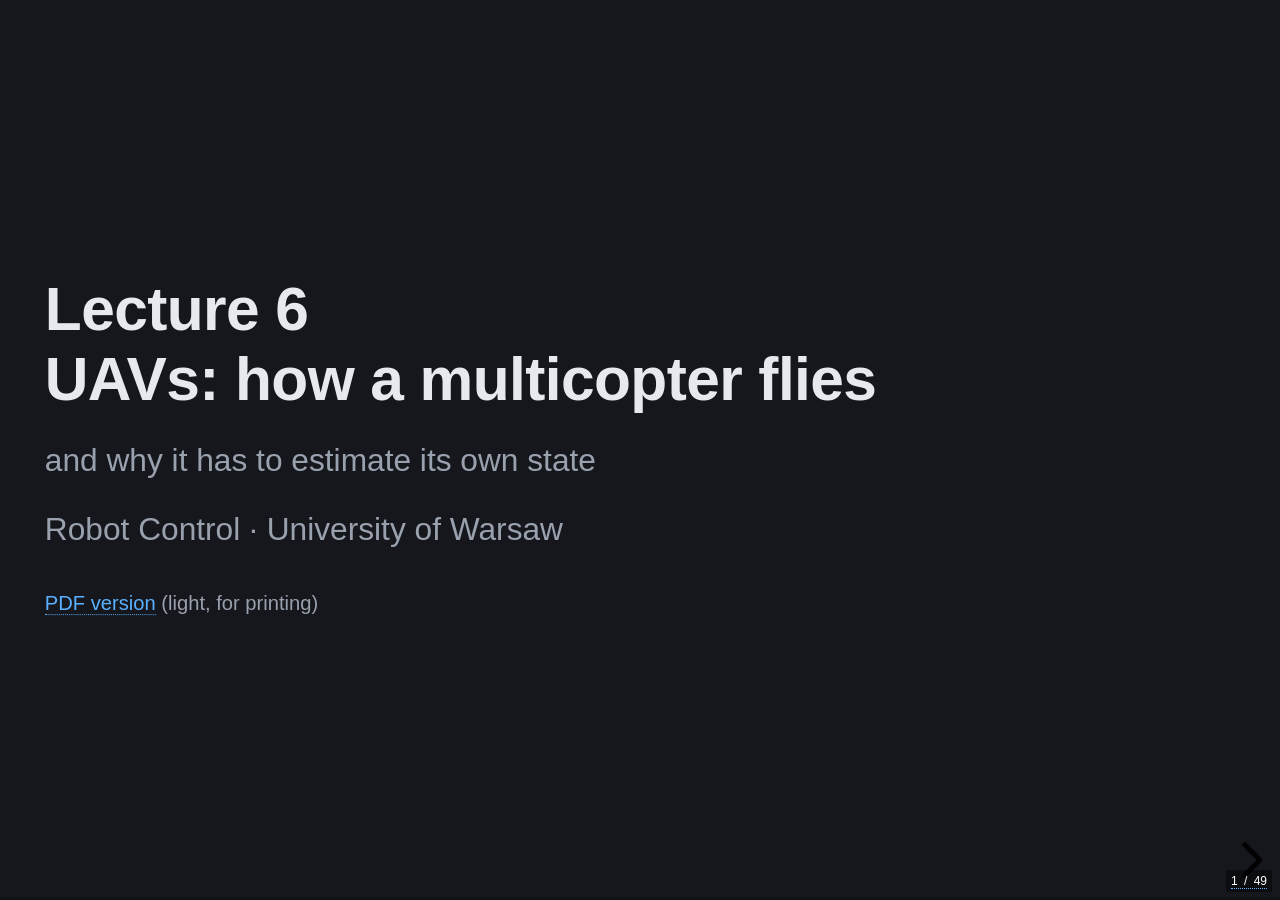
<file: docs/slides/lectures/06-uavs/index.html>
<!doctype html>
<html lang="en">
<head>
  <meta charset="utf-8">
  <meta name="viewport" content="width=device-width, initial-scale=1">
  <title>Lecture 6: UAVs</title>
  <link rel="stylesheet" href="../../vendor/reveal/reset.css">
  <link rel="stylesheet" href="../../vendor/reveal/reveal.css">
  <link rel="stylesheet" href="../../vendor/katex/katex.min.css">
  <link rel="stylesheet" href="../../shared/deck.css">
  <script src="../../vendor/katex/katex.min.js"></script>
  <script src="../../vendor/katex/contrib/auto-render.min.js"></script>
  <script type="importmap">{ "imports": { "three": "../../vendor/three/three.module.js" } }</script>
  <style>
    .flow { display:flex; align-items:center; justify-content:center; gap:0.4em; flex-wrap:nowrap; }
    .flow .step { border:2px solid var(--line); border-radius:8px; padding:0.35em 0.6em; background:var(--bg-2); text-align:center; line-height:1.25; }
    .flow .step.key { border-color:var(--accent); }
    .flow .arr { color:var(--fg-dim); font-size:1.3em; }
    .fig text { font-family: Inter, Arial, sans-serif; }
  </style>
</head>
<body>
<div class="reveal"><div class="slides">

<!-- ============================================================ -->
<section class="title-slide">
  <h1>Lecture 6<br>UAVs: how a multicopter flies</h1>
  <p class="subtitle">and why it has to estimate its own state</p>
  <p class="subtitle">Robot Control · University of Warsaw</p>
  <p class="small interactive-only" style="margin-top:1.2em"><a href="../../pdf/06-uavs.pdf">PDF version</a> (light, for printing)</p>
</section>

<section>
  <h2>Questions for today</h2>
  <ol style="font-size:0.95em">
    <li>A plane glides when its motor stops. A quadcopter falls. Why does a copter need a much more elaborate control stack?</li>
    <li>Four motors, six degrees of freedom: how does a quadcopter move sideways, or turn around its vertical axis?</li>
    <li>How long can it fly, and what happens when a motor fails?</li>
    <li>What does the pilot (or the autopilot) actually command?</li>
    <li>The controller needs the current roll, pitch and yaw. <b>Which sensor measures them?</b></li>
  </ol>
  <div class="takeaway">Answer to 5, in advance: none. The attitude has to be <b>estimated</b>, and that is the bridge to control theory and the Kalman filter.</div>
</section>

<!-- ============================================================ -->
<section class="section-slide">
  <div class="num">Part 1</div>
  <h1>Two kinds of flying robots</h1>
</section>

<section>
  <h2>Flying an RC plane: four inputs</h2>
  <div data-widget="rcplane" data-config='{"mode":"fly","width":660,"height":430}'></div>
  <p class="small" style="margin-top:0.3em">The pilot sets only <b style="color:#f2b134">thrust</b> and three <b>control surfaces</b>: <b style="color:#ff6b6b">ailerons</b>, <b style="color:#5fd38d">elevator</b>, <b style="color:#5ab0ff">rudder</b>. Everything else is done by the air.</p>
</section>

<section>
  <h2>What each control surface does</h2>
  <div data-widget="rcplane" data-config='{"mode":"surfaces","input":"ailerons","width":660,"height":430}'></div>
  <p class="small" style="margin-top:0.3em">A deflected surface changes the lift on its part of the plane: ailerons in opposite directions → <b style="color:#ff6b6b">roll</b>, elevator → <b style="color:#5fd38d">pitch</b>, rudder → <b style="color:#5ab0ff">yaw</b>, throttle → airspeed. Holding a deflection gives a rotation <b>rate</b>, not an angle.</p>
</section>

<section>
  <h2>A plane stabilizes itself</h2>
  <div data-widget="rcplane" data-config='{"mode":"stability","width":660,"height":430}'></div>
  <p class="small" style="margin-top:0.3em">Sticks centred, a gust hits: the tail, the fin and the wing dihedral turn the plane back into straight flight, with no electronics. <b>Passive stability</b> is designed into the shape; remember this when we get to multicopters.</p>
</section>

<section>
  <h2>A multicopter: try to fly it motor by motor</h2>
  <div data-widget="handquad" data-config='{"width":640,"height":290}'></div>
  <div class="cols" style="grid-template-columns: 1fr 1fr; gap:1.2em; font-size:0.72em; margin-top:0.3em">
    <ul>
      <li><b>no passive stability</b>: a 2% thrust difference tips it over in about a second, and the tilt then pushes it sideways</li>
      <li>holding it level takes corrections every few milliseconds (flight controllers: 0.4 to 8 kHz); a human reacts in about 0.2 s</li>
      <li>every motor changes thrust, roll, pitch and yaw at once</li>
    </ul>
    <ul>
      <li>1907, 1920s: four-rotor machines lifted off but were very hard to control; the mechanically stabilized helicopter won</li>
      <li>quadcopters returned once the electronics were cheap: MEMS gyros and accelerometers, fast microcontrollers, brushless motors, LiPo batteries</li>
      <li>around 2010 hobby boards (MultiWii, with the Wii MotionPlus gyro), Parrot AR.Drone (2010), DJI Phantom (2013)</li>
    </ul>
  </div>
</section>

<section>
  <h2>A drone (UAV): an aircraft with no pilot on board</h2>
  <div class="flow" style="font-size:0.9em; margin-top:1em">
    <div class="step">sensors<br><span class="small">IMU, barometer, GPS,<br>compass, camera</span></div><div class="arr">→</div>
    <div class="step key">flight controller<br><span class="small">estimate the state,<br>run the control loops</span></div><div class="arr">→</div>
    <div class="step">actuators<br><span class="small">motors (and control<br>surfaces on planes)</span></div>
  </div>
  <div class="flow" style="font-size:0.9em; margin-top:0.8em">
    <div class="step">power<br><span class="small">battery: minutes of flight</span></div>
    <div class="step">communication<br><span class="small">control link, video link, telemetry</span></div>
  </div>
  <ul style="font-size:0.9em; margin-top:1em">
    <li>"drone" is the everyday word; <b>UAV</b> (unmanned aerial vehicle) is the aircraft, <b>UAS</b> (unmanned aircraft system) adds the ground station and the radio links</li>
    <li>as a robot: the same parts as a ground robot, but with fast dynamics and no "stop and think": a multicopter that stops controlling falls within a second</li>
    <li>today: the multicopter in detail</li>
  </ul>
</section>

<section>
  <h2>Fixed-wing and multicopter: hard, yet everywhere</h2>
  <div class="cols" style="grid-template-columns: 1fr 1fr; gap:1.2em">
    <div class="box">
      <h3>fixed-wing: lift from airspeed</h3>
      <svg class="fig" viewBox="0 0 440 260" style="width:100%; height:200px">
        <rect x="205" y="20" width="30" height="220" rx="15" fill="#272b34" stroke="#9aa1ae" stroke-width="2"/>
        <path d="M30 105 L410 105 L400 140 L40 140 Z" fill="#272b34" stroke="#9aa1ae" stroke-width="2"/>
        <rect x="40" y="132" width="90" height="10" fill="#ff6b6b"/><rect x="310" y="132" width="90" height="10" fill="#ff6b6b"/>
        <path d="M150 210 L290 210 L285 232 L155 232 Z" fill="#272b34" stroke="#9aa1ae" stroke-width="2"/>
        <rect x="158" y="226" width="124" height="8" fill="#5fd38d"/>
        <rect x="216" y="196" width="8" height="40" fill="#5ab0ff"/>
        <path d="M200 20 L240 20" stroke="#9aa1ae" stroke-width="3"/>
        <text x="85" y="165" fill="#ff6b6b" font-size="15" text-anchor="middle">ailerons → roll</text>
        <text x="355" y="165" fill="#ff6b6b" font-size="15" text-anchor="middle">(opposite directions)</text>
        <text x="120" y="252" fill="#5fd38d" font-size="15" text-anchor="middle">elevator → pitch</text>
        <text x="330" y="252" fill="#5ab0ff" font-size="15" text-anchor="middle">rudder → yaw</text>
        <text x="220" y="14" fill="#9aa1ae" font-size="14" text-anchor="middle">propeller: only airspeed</text>
      </svg>
      <ul style="font-size:0.78em; margin:0.2em 0 0 0">
        <li>wings lift while air flows over them; the motor only keeps the airspeed up</li>
        <li>stable by design: it glides when the motor stops</li>
        <li>efficient and fast, but needs a runway (or a catapult) and cannot stop in the air</li>
      </ul>
    </div>
    <div class="box">
      <h3>multicopter: lift from rotor thrust</h3>
      <svg class="fig" viewBox="0 0 440 260" style="width:100%; height:200px">
        <g stroke="#9aa1ae" stroke-width="9" stroke-linecap="round"><line x1="220" y1="130" x2="130" y2="45"/><line x1="220" y1="130" x2="310" y2="45"/><line x1="220" y1="130" x2="130" y2="215"/><line x1="220" y1="130" x2="310" y2="215"/></g>
        <rect x="195" y="100" width="50" height="60" rx="10" fill="#272b34" stroke="#9aa1ae" stroke-width="2"/>
        <g fill="#5ab0ff" fill-opacity="0.15" stroke="#5ab0ff" stroke-width="2"><circle cx="130" cy="45" r="40"/><circle cx="310" cy="45" r="40"/><circle cx="130" cy="215" r="40"/><circle cx="310" cy="215" r="40"/></g>
        
      </svg>
      <ul style="font-size:0.78em; margin:0.2em 0 0 0">
        <li><b>hard</b>: every motor does thrust and attitude at once; no passive stability, controller off = crash; underactuated; all lift paid for with battery power</li>
        <li><b>everywhere</b>: hovers, takes off vertically, positions precisely, four motors and no linkages; the difficulty is moved into <b>software</b></li>
      </ul>
    </div>
  </div>
  <p class="small" style="margin-top:0.3em">Other multicopters: hexa- and octocopters (a motor may fail, Part 2), coaxial pairs; hybrids (VTOL planes) take off like a copter and cruise like a plane.</p>
</section>

<!-- ============================================================ -->
<section class="section-slide">
  <div class="num">Part 2</div>
  <h1>Anatomy and actuation</h1>
</section>

<section>
  <h2>Quadcopter anatomy</h2>
  <div class="cols" style="grid-template-columns: 1.1fr 1fr; gap:1em; align-items:center">
    <svg class="fig" viewBox="0 0 660 460" style="width:100%">
      <g transform="translate(140 10)">
      <g stroke="#9aa1ae" stroke-width="12" stroke-linecap="round"><line x1="180" y1="220" x2="60" y2="100"/><line x1="180" y1="220" x2="300" y2="100"/><line x1="180" y1="220" x2="60" y2="340"/><line x1="180" y1="220" x2="300" y2="340"/></g>
      <g fill="#5ab0ff" fill-opacity="0.1" stroke="#5ab0ff" stroke-width="2"><circle cx="60" cy="100" r="55"/><circle cx="300" cy="100" r="55"/><circle cx="60" cy="340" r="55"/><circle cx="300" cy="340" r="55"/></g>
      <g fill="#272b34" stroke="#e7e9ee" stroke-width="2"><circle cx="60" cy="100" r="13"/><circle cx="300" cy="100" r="13"/><circle cx="60" cy="340" r="13"/><circle cx="300" cy="340" r="13"/></g>
      <g fill="#b28dff" fill-opacity="0.4" stroke="#b28dff"><rect x="98" y="132" width="28" height="14" rx="3" transform="rotate(45 112 139)"/><rect x="234" y="132" width="28" height="14" rx="3" transform="rotate(-45 248 139)"/><rect x="98" y="294" width="28" height="14" rx="3" transform="rotate(-45 112 301)"/><rect x="234" y="294" width="28" height="14" rx="3" transform="rotate(45 248 301)"/></g>
      <rect x="130" y="165" width="100" height="110" rx="10" fill="#1e2128" stroke="#9aa1ae" stroke-width="2"/>
      <rect x="152" y="195" width="56" height="46" rx="5" fill="#f2b134" fill-opacity="0.3" stroke="#f2b134" stroke-width="2"/>
      <rect x="168" y="152" width="24" height="16" rx="3" fill="#5fd38d" fill-opacity="0.4" stroke="#5fd38d"/>
      <circle cx="180" cy="262" r="10" fill="#ff6b6b" fill-opacity="0.4" stroke="#ff6b6b" stroke-width="2"/>
      <path d="M180 120 L171 138 L189 138 Z" fill="#f2b134"/>
      </g>
      <g font-size="16">
        <text x="320" y="22" fill="#f2b134" text-anchor="middle" font-weight="600">front</text>
        <text x="10" y="40" fill="#5ab0ff">propeller</text><line x1="80" y1="46" x2="160" y2="90" stroke="#5ab0ff"/>
        <text x="10" y="400" fill="#e7e9ee">brushless motor</text><line x1="80" y1="386" x2="192" y2="356" stroke="#e7e9ee"/>
        <text x="10" y="236" fill="#b28dff">ESC (one per motor)</text><line x1="160" y1="226" x2="240" y2="146" stroke="#b28dff"/>
        <text x="505" y="215" fill="#f2b134">flight controller</text><text x="505" y="235" fill="#f2b134">(MCU, IMU, baro)</text><line x1="500" y1="222" x2="350" y2="228" stroke="#f2b134"/>
        <text x="505" y="150" fill="#5fd38d">camera,</text><text x="505" y="170" fill="#5fd38d">video transmitter</text><line x1="500" y1="160" x2="334" y2="170" stroke="#5fd38d"/>
        <text x="505" y="290" fill="#ff6b6b">GPS + compass</text><text x="505" y="310" fill="#ff6b6b">(on a mast)</text><line x1="500" y1="295" x2="332" y2="272" stroke="#ff6b6b"/>
        <text x="10" y="450" fill="#9aa1ae">receiver and battery: under the body</text>
      </g>
    </svg>
    <ul style="font-size:0.84em">
      <li><b>ESC</b> (electronic speed controller): turns the flight controller's command into the three-phase current of one brushless motor</li>
      <li><b>flight controller</b>: a microcontroller with the IMU (gyroscope + accelerometer) and a barometer on the same board</li>
      <li>the compass sits on a mast with the GPS: far from the motor currents (Part 4)</li>
      <li>separate radio links for control (receiver) and for video</li>
    </ul>
  </div>
</section>

<section>
  <h2>Two real quadcopters: what is where</h2>
  <div class="cols" style="grid-template-columns: 1fr 1fr; gap:0.8em; align-items:start">
    <figure style="margin:0">
      <div style="position:relative"><img src="../../assets/lecture06/holybro-x500-flight.jpg" style="width:100%;display:block;margin:0;border-radius:6px" alt="Holybro X500 in flight">
      <svg viewBox="0 0 1130 760" preserveAspectRatio="none" style="position:absolute;inset:0;width:100%;height:100%">
<line x1="690" y1="50" x2="628" y2="126" stroke="#ff6b6b" stroke-width="4"/><circle cx="628" cy="126" r="8" fill="#ff6b6b"/>
<rect x="690" y="30" width="406" height="40" rx="6" fill="#16181d" fill-opacity="0.85" stroke="#ff6b6b" stroke-width="2"/>
<text x="700" y="60" fill="#ff6b6b" font-size="30" font-weight="600" text-anchor="start">GPS + compass on a mast</text>
<line x1="430" y1="240" x2="573" y2="251" stroke="#f2b134" stroke-width="4"/><circle cx="573" cy="251" r="8" fill="#f2b134"/>
<rect x="124" y="220" width="306" height="40" rx="6" fill="#16181d" fill-opacity="0.85" stroke="#f2b134" stroke-width="2"/>
<text x="420" y="250" fill="#f2b134" font-size="30" font-weight="600" text-anchor="end">flight controller</text>
<line x1="430" y1="390" x2="510" y2="385" stroke="#e7e9ee" stroke-width="4"/><circle cx="510" cy="385" r="8" fill="#e7e9ee"/>
<rect x="230" y="370" width="200" height="40" rx="6" fill="#16181d" fill-opacity="0.85" stroke="#e7e9ee" stroke-width="2"/>
<text x="420" y="400" fill="#e7e9ee" font-size="30" font-weight="600" text-anchor="end">battery</text>
<line x1="1000" y1="150" x2="981" y2="236" stroke="#5ab0ff" stroke-width="4"/><circle cx="981" cy="236" r="8" fill="#5ab0ff"/>
<rect x="915" y="110" width="171" height="40" rx="6" fill="#16181d" fill-opacity="0.85" stroke="#5ab0ff" stroke-width="2"/>
<text x="1000.5" y="140" fill="#5ab0ff" font-size="30" font-weight="600" text-anchor="middle">propeller</text>
<line x1="940" y1="340" x2="883" y2="275" stroke="#e7e9ee" stroke-width="4"/><circle cx="883" cy="275" r="8" fill="#e7e9ee"/>
<rect x="900" y="340" width="104" height="40" rx="6" fill="#16181d" fill-opacity="0.85" stroke="#e7e9ee" stroke-width="2"/>
<text x="952.0" y="370" fill="#e7e9ee" font-size="30" font-weight="600" text-anchor="middle">motor</text>
<line x1="300" y1="660" x2="392" y2="565" stroke="#e7e9ee" stroke-width="4"/><circle cx="392" cy="565" r="8" fill="#e7e9ee"/>
<rect x="120" y="660" width="222" height="40" rx="6" fill="#16181d" fill-opacity="0.85" stroke="#e7e9ee" stroke-width="2"/>
<text x="130" y="690" fill="#e7e9ee" font-size="30" font-weight="600" text-anchor="start">landing gear</text>
</svg></div>
      <figcaption class="small"><b>Holybro X500</b> in flight: 50 cm research/dev kit, ArduPilot or PX4, slow and stable, room for a companion computer and sensors</figcaption>
    </figure>
    <figure style="margin:0">
      <div style="position:relative"><img src="../../assets/lecture06/shrike-fpv.jpg" style="width:100%;display:block;margin:0;border-radius:6px" alt="5 inch FPV quadcopter">
      <svg viewBox="0 0 1280 912" preserveAspectRatio="none" style="position:absolute;inset:0;width:100%;height:100%">
<line x1="300" y1="309" x2="300" y2="390" stroke="#5ab0ff" stroke-width="4"/><circle cx="300" cy="390" r="8" fill="#5ab0ff"/>
<rect x="30" y="270" width="306" height="40" rx="6" fill="#16181d" fill-opacity="0.85" stroke="#5ab0ff" stroke-width="2"/>
<text x="40" y="300" fill="#5ab0ff" font-size="30" font-weight="600" text-anchor="start">3-blade propeller</text>
<line x1="830" y1="60" x2="720" y2="110" stroke="#5fd38d" stroke-width="4"/><circle cx="720" cy="110" r="8" fill="#5fd38d"/>
<rect x="820" y="40" width="238" height="40" rx="6" fill="#16181d" fill-opacity="0.85" stroke="#5fd38d" stroke-width="2"/>
<text x="830" y="70" fill="#5fd38d" font-size="30" font-weight="600" text-anchor="start">video antenna</text>
<line x1="480" y1="190" x2="600" y2="360" stroke="#5fd38d" stroke-width="4"/><circle cx="600" cy="360" r="8" fill="#5fd38d"/>
<rect x="50" y="170" width="440" height="40" rx="6" fill="#16181d" fill-opacity="0.85" stroke="#5fd38d" stroke-width="2"/>
<text x="60" y="200" fill="#5fd38d" font-size="30" font-weight="600" text-anchor="start">action camera (recording)</text>
<line x1="426" y1="690" x2="515" y2="550" stroke="#5fd38d" stroke-width="4"/><circle cx="515" cy="550" r="8" fill="#5fd38d"/>
<rect x="30" y="670" width="406" height="40" rx="6" fill="#16181d" fill-opacity="0.85" stroke="#5fd38d" stroke-width="2"/>
<text x="40" y="700" fill="#5fd38d" font-size="30" font-weight="600" text-anchor="start">FPV camera (pilot view)</text>
<line x1="1156" y1="320" x2="1015" y2="455" stroke="#e7e9ee" stroke-width="4"/><circle cx="1015" cy="455" r="8" fill="#e7e9ee"/>
<rect x="1146" y="300" width="104" height="40" rx="6" fill="#16181d" fill-opacity="0.85" stroke="#e7e9ee" stroke-width="2"/>
<text x="1240" y="330" fill="#e7e9ee" font-size="30" font-weight="600" text-anchor="end">motor</text>
<line x1="988" y1="610" x2="830" y2="490" stroke="#b28dff" stroke-width="4"/><circle cx="830" cy="490" r="8" fill="#b28dff"/>
<rect x="978" y="590" width="272" height="40" rx="6" fill="#16181d" fill-opacity="0.85" stroke="#b28dff" stroke-width="2"/>
<text x="1240" y="620" fill="#b28dff" font-size="30" font-weight="600" text-anchor="end">ESC on each arm</text>
<line x1="560" y1="832" x2="560" y2="615" stroke="#e7e9ee" stroke-width="4"/><circle cx="560" cy="615" r="8" fill="#e7e9ee"/>
<rect x="399" y="830" width="322" height="40" rx="6" fill="#16181d" fill-opacity="0.85" stroke="#e7e9ee" stroke-width="2"/>
<text x="560" y="860" fill="#e7e9ee" font-size="30" font-weight="600" text-anchor="middle">battery underneath</text>
</svg></div>
      <figcaption class="small"><b>5″ FPV quad</b> (xLabs Shrike 200): about 0.5 kg, flown in rate mode through the pilot camera, thrust-to-weight far above 2:1</figcaption>
    </figure>
  </div>
  <p class="small dim" style="margin-top:0.4em">Photos: <a href="https://commons.wikimedia.org/wiki/File:Holybro_X500_(FA3L7N4ECR)_(11-23-2025).jpg">ZLEA</a>, CC BY-SA 4.0 (cropped); <a href="https://commons.wikimedia.org/wiki/File:XLabs_Shrike_V2_200_mm_quadcopter_frame_with_components.jpg">Lucas Bosch</a>, CC BY-SA 3.0. Labels added.</p>
</section>

<section>
  <h2>Body frame and the four commands</h2>
  <div class="cols" style="grid-template-columns: 1fr 1.1fr; gap:1.2em; align-items:center">
    <svg class="fig" viewBox="0 0 440 400" style="width:100%">
      <defs><marker id="ah" viewBox="0 0 10 10" refX="8" refY="5" markerWidth="6" markerHeight="6" orient="auto-start-reverse"><path d="M0,0 L10,5 L0,10 z" fill="context-stroke"/></marker></defs>
      <g stroke="#5a606c" stroke-width="10" stroke-linecap="round"><line x1="220" y1="200" x2="120" y2="100"/><line x1="220" y1="200" x2="320" y2="100"/><line x1="220" y1="200" x2="120" y2="300"/><line x1="220" y1="200" x2="320" y2="300"/></g>
      <g fill="none" stroke="#5a606c" stroke-width="2"><circle cx="120" cy="300" r="45"/><circle cx="320" cy="300" r="45"/></g>
      <g fill="#f2b134" fill-opacity="0.12" stroke="#f2b134" stroke-width="3"><circle cx="120" cy="100" r="45"/><circle cx="320" cy="100" r="45"/></g>
      <rect x="195" y="170" width="50" height="60" rx="9" fill="#272b34" stroke="#9aa1ae" stroke-width="2"/>
      <path d="M220 150 L206 172 L234 172 Z" fill="#f2b134"/>
      <text x="20" y="28" fill="#f2b134" font-size="17" font-weight="600">front (nose) ↑</text>
      <text x="20" y="48" fill="#9aa1ae" font-size="14">orange = front propellers</text>
      <line x1="220" y1="200" x2="220" y2="40" stroke="#ff6b6b" stroke-width="4" marker-end="url(#ah)"/>
      <line x1="220" y1="200" x2="400" y2="200" stroke="#5fd38d" stroke-width="4" marker-end="url(#ah)"/>
      <circle cx="220" cy="200" r="11" fill="none" stroke="#5ab0ff" stroke-width="3"/><path d="M212 192 L228 208 M228 192 L212 208" stroke="#5ab0ff" stroke-width="3"/>
      <text x="232" y="48" fill="#ff6b6b" font-size="18" font-weight="600">x forward · roll about x</text>
      <text x="330" y="190" fill="#5fd38d" font-size="18" font-weight="600">y right</text>
      <text x="330" y="232" fill="#5fd38d" font-size="15">pitch about y</text>
      <text x="220" y="372" fill="#5ab0ff" font-size="18" font-weight="600" text-anchor="middle">z down (into the screen)</text><text x="220" y="394" fill="#5ab0ff" font-size="16" text-anchor="middle">yaw about z</text>
    </svg>
    <div style="font-size:0.88em">
      <table style="font-size:1em">
        <tr><th>command</th><th>what it changes</th></tr>
        <tr><td>throttle $T$</td><td>total thrust: climb or descend</td></tr>
        <tr><td style="color:var(--red)">roll $R$</td><td>bank left / right, about $x$</td></tr>
        <tr><td style="color:var(--green)">pitch $P$</td><td>nose up / down, about $y$</td></tr>
        <tr><td style="color:var(--blue)">yaw $Y$</td><td>turn the nose, about $z$</td></tr>
      </table>
      <p class="small">Aviation convention <b>FRD</b> (forward, right, down), as in ArduPilot and PX4; the world frame is NED (north, east, down). Positive roll = right side down, positive pitch = nose up, positive yaw = nose to the right.</p>
    </div>
  </div>
</section>

<section>
  <h2>Roll, pitch, yaw: which is which</h2>
  <svg class="fig" viewBox="0 0 1140 400" style="width:100%"><defs><marker id="rpyA" viewBox="0 0 10 10" refX="7" refY="5" markerWidth="5" markerHeight="5" orient="auto-start-reverse"><path d="M0,0 L10,5 L0,10 z" fill="context-stroke"/></marker></defs>
      <text x="190" y="30" fill="#ff6b6b" font-size="30" font-weight="700" text-anchor="middle">roll φ</text>
      <text x="190" y="56" fill="#9aa1ae" font-size="17" text-anchor="middle">about x (forward), seen from behind</text>
      <g transform="rotate(0 190 165)" opacity="0.3" stroke="#9aa1ae" fill="none" stroke-width="5" stroke-linecap="round"><line x1="70" y1="165" x2="310" y2="165"/><circle cx="190" cy="165" r="18" fill="#272b34"/><line x1="190" y1="147" x2="190" y2="115"/><line x1="150" y1="157" x2="230" y2="157" stroke-width="3"/></g><g transform="rotate(22 190 165)" opacity="1" stroke="#ff6b6b" fill="none" stroke-width="5" stroke-linecap="round"><line x1="70" y1="165" x2="310" y2="165"/><circle cx="190" cy="165" r="18" fill="#272b34"/><line x1="190" y1="147" x2="190" y2="115"/><line x1="150" y1="157" x2="230" y2="157" stroke-width="3"/></g><circle cx="190" cy="165" r="7" fill="#ff6b6b"/>
      <style>
        @keyframes rpyRoll { 0%,15% { transform: rotate(0deg) } 45%,60% { transform: rotate(180deg) } 90%,100% { transform: rotate(360deg) } }
        @keyframes rpyPitch { 0%,15%,100% { transform: rotate(0deg) } 45%,70% { transform: rotate(40deg) } }
        @keyframes rpyPour { 0%,40%,75%,100% { opacity: 0 } 48%,68% { opacity: 1 } }
        @keyframes rpyYaw { 0%,15%,100% { transform: rotate(0deg) } 45%,70% { transform: rotate(-75deg) } }
        .rpy-roll { transform-origin: 190px 362px; animation: rpyRoll 4s ease-in-out infinite }
        .rpy-pitch { transform-origin: 592px 380px; animation: rpyPitch 4s ease-in-out infinite }
        .rpy-pour { animation: rpyPour 4s ease-in-out infinite }
        .rpy-yaw { transform-origin: 918px 372px; animation: rpyYaw 4s ease-in-out infinite }
      </style>
      <line x1="110" y1="392" x2="270" y2="392" stroke="#9aa1ae" stroke-width="3"/>
      <g class="rpy-roll" stroke="#9aa1ae" stroke-width="3" fill="#272b34" stroke-linecap="round">
        <path d="M178 384 L176 389 M188 386 L188 390 M198 385 L200 389" stroke="#e7e9ee" stroke-width="3.5"/>
        <circle cx="190" cy="362" r="24"/>
        <path d="M181 343 L179 332 L188 339 Z M199 343 L201 332 L192 339 Z"/>
        <circle cx="190" cy="348" r="11"/>
        <circle cx="186" cy="347" r="1.6" fill="#e7e9ee" stroke="none"/><circle cx="194" cy="347" r="1.6" fill="#e7e9ee" stroke="none"/>
        <path d="M212 372 Q220 362 212 352" fill="none" stroke-width="5"/>
      </g><path d="M138 320 A62 62 0 0 1 242 320" fill="none" stroke="#ff6b6b" stroke-width="4" marker-end="url(#rpyA)" marker-start="url(#rpyA)"/>
      <text x="570" y="30" fill="#5fd38d" font-size="30" font-weight="700" text-anchor="middle">pitch θ</text>
      <text x="570" y="56" fill="#9aa1ae" font-size="17" text-anchor="middle">about y (right), side view, nose to the right</text>
      <g transform="rotate(0 570 165)" opacity="0.3" stroke="#9aa1ae" fill="#272b34" stroke-width="5" stroke-linejoin="round"><path d="M680 165 Q665 149 630 149 L470 153 L445 110 L430 110 L442 169 Q570 183 680 165 Z"/></g><g transform="rotate(-16 570 165)" opacity="1" stroke="#5fd38d" fill="#272b34" stroke-width="5" stroke-linejoin="round"><path d="M680 165 Q665 149 630 149 L470 153 L445 110 L430 110 L442 169 Q570 183 680 165 Z"/></g><circle cx="570" cy="165" r="7" fill="#5fd38d"/>
      <g class="rpy-pitch" stroke="#9aa1ae" stroke-width="3" fill="#272b34" stroke-linejoin="round">
        <path d="M548 380 L592 380 L594 340 Q596 326 604 318 L586 320 L552 320 L548 330 Z"/>
        <path d="M549 332 Q526 336 530 352 Q534 366 549 364" fill="none" stroke-width="4"/>
        <path class="rpy-pour" d="M604 318 Q616 330 612 380" fill="none" stroke="#5ab0ff" stroke-width="4" stroke-linecap="round"/>
      </g><line x1="626" y1="320" x2="626" y2="380" stroke="#5fd38d" stroke-width="4" marker-end="url(#rpyA)" marker-start="url(#rpyA)"/>
      <text x="950" y="30" fill="#5ab0ff" font-size="30" font-weight="700" text-anchor="middle">yaw ψ</text>
      <text x="950" y="56" fill="#9aa1ae" font-size="17" text-anchor="middle">about z (down), top view, nose up the page</text>
      <g transform="translate(950 175) scale(0.8) translate(-950 -175) rotate(0 950 175)" opacity="0.24" stroke="#9aa1ae" fill="#272b34" stroke-width="5" stroke-linejoin="round"><path d="M950 70 Q964 85 962 145 L1065 180 L1065 197 L962 185 L958 240 L990 257 L990 269 L950 263 L910 269 L910 257 L942 240 L938 185 L835 197 L835 180 L938 145 Q936 85 950 70 Z"/></g><g transform="translate(950 175) scale(0.8) translate(-950 -175) rotate(20 950 175)" opacity="1" stroke="#5ab0ff" fill="#272b34" stroke-width="5" stroke-linejoin="round"><path d="M950 70 Q964 85 962 145 L1065 180 L1065 197 L962 185 L958 240 L990 257 L990 269 L950 263 L910 269 L910 257 L942 240 L938 185 L835 197 L835 180 L938 145 Q936 85 950 70 Z"/></g><circle cx="950" cy="175" r="7" fill="#5ab0ff"/>
      <line x1="870" y1="372" x2="914" y2="372" stroke="#9aa1ae" stroke-width="6"/><line x1="994" y1="372" x2="1030" y2="372" stroke="#9aa1ae" stroke-width="6"/>
      <circle cx="918" cy="372" r="5" fill="#e7e9ee"/>
      <g class="rpy-yaw"><rect x="918" y="367" width="74" height="10" rx="2" fill="#272b34" stroke="#5ab0ff" stroke-width="2.5"/><circle cx="982" cy="365" r="3" fill="#f2b134"/></g><line x1="920" y1="300" x2="980" y2="300" stroke="#5ab0ff" stroke-width="4" marker-end="url(#rpyA)" marker-start="url(#rpyA)"/>
      <line x1="380" y1="20" x2="380" y2="390" stroke="#3a3f4b"/><line x1="760" y1="20" x2="760" y2="390" stroke="#3a3f4b"/></svg>
  <table style="font-size:0.66em;width:100%;table-layout:fixed;margin-top:0.2em">
    <tr><td>a ship <b>rolls</b> from side to side in the waves; a barrel roll</td><td>a ship <b>pitches</b> its bow up and down over a wave</td><td>a weather vane <b>yaws</b> into the wind; the nose swings left and right</td></tr>
    <tr><td>a cat <b>rolls</b> over on its back</td><td>a <b>pitch</b>er tips forward to pour</td><td>a door <b>yaw</b>s on its vertical hinge</td></tr>
    <tr><td>positive (FRD): <b style="color:#ff6b6b">right wing down</b></td><td>positive (FRD): <b style="color:#5fd38d">nose up</b></td><td>positive (FRD): <b style="color:#5ab0ff">nose to the right</b></td></tr>
  </table>
  <div class="takeaway" style="font-size:0.72em;margin-top:0.3em">Same order everywhere: <b style="color:var(--red)">roll</b>, <b style="color:var(--green)">pitch</b>, <b style="color:var(--blue)">yaw</b> ↔ <b style="color:var(--red)">x</b>, <b style="color:var(--green)">y</b>, <b style="color:var(--blue)">z</b> ↔ R, G, B colours ↔ φ, θ, ψ. Sign: right-hand rule, thumb along the axis.</div>
</section>

<section>
  <h2>Four motors, six degrees of freedom: tilt to translate</h2>
  <div class="cols" style="grid-template-columns: 1.15fr 1fr; gap:1em; align-items:center">
    <div data-widget="tilt2d" data-config='{"width":560,"height":360,"tilt":20}'></div>
    <div style="font-size:0.86em">
      <ul>
        <li>every rotor pushes along the body "up" axis: the vehicle can only change its <b>total thrust</b> and the three <b>torques</b></li>
        <li>4 inputs, 6 degrees of freedom (3 position, 3 orientation): <b>underactuated</b></li>
        <li>to go forward, first pitch the nose down; the thrust gets a horizontal component</li>
        <li>to keep the altitude while tilted, the thrust must grow: $T\cos\theta = mg$</li>
      </ul>
      <p class="small">So position control works <b>through</b> attitude control: the position controller asks for an attitude.</p>
    </div>
  </div>
</section>

<section>
  <h2>Thrust grows with $\omega^2$: hover at half of the maximum</h2>
  <div class="cols" style="grid-template-columns: 1fr 1.1fr; gap:1.2em; align-items:center">
    <svg class="fig" viewBox="0 0 520 360" style="width:100%">
      <rect x="60" y="40" width="400" height="260" fill="#1e2128" stroke="#3a3f4b"/>
      <polyline points="60.0,300.0 68.0,299.9 76.0,299.6 84.0,299.1 92.0,298.3 100.0,297.4 108.0,296.3 116.0,294.9 124.0,293.3 132.0,291.6 140.0,289.6 148.0,287.4 156.0,285.0 164.0,282.4 172.0,279.6 180.0,276.6 188.0,273.4 196.0,269.9 204.0,266.3 212.0,262.5 220.0,258.4 228.0,254.1 236.0,249.7 244.0,245.0 252.0,240.1 260.0,235.0 268.0,229.7 276.0,224.2 284.0,218.5 292.0,212.5 300.0,206.4 308.0,200.1 316.0,193.5 324.0,186.7 332.0,179.8 340.0,172.6 348.0,165.2 356.0,157.6 364.0,149.8 372.0,141.8 380.0,133.6 388.0,125.2 396.0,116.5 404.0,107.7 412.0,98.7 420.0,89.4 428.0,79.9 436.0,70.3 444.0,60.4 452.0,50.3 460.0,40.0" fill="none" stroke="#5ab0ff" stroke-width="3"/>
      <polyline points="60.0,300.0 68.0,300.0 76.0,300.0 84.0,299.9 92.0,299.9 100.0,299.7 108.0,299.6 116.0,299.3 124.0,298.9 132.0,298.5 140.0,297.9 148.0,297.2 156.0,296.4 164.0,295.4 172.0,294.3 180.0,293.0 188.0,291.5 196.0,289.8 204.0,287.9 212.0,285.7 220.0,283.4 228.0,280.7 236.0,277.9 244.0,274.7 252.0,271.2 260.0,267.5 268.0,263.4 276.0,259.1 284.0,254.3 292.0,249.3 300.0,243.8 308.0,238.0 316.0,231.8 324.0,225.3 332.0,218.2 340.0,210.8 348.0,203.0 356.0,194.6 364.0,185.9 372.0,176.6 380.0,166.9 388.0,156.6 396.0,145.9 404.0,134.6 412.0,122.8 420.0,110.5 428.0,97.5 436.0,84.0 444.0,70.0 452.0,55.3 460.0,40.0" fill="none" stroke="#ff6b6b" stroke-width="3" stroke-dasharray="7 5"/>
      <line x1="60" y1="170" x2="342.8" y2="170" stroke="#f2b134" stroke-dasharray="4 4"/><line x1="342.8" y1="170" x2="342.8" y2="300" stroke="#f2b134" stroke-dasharray="4 4"/>
      <circle cx="342.8" cy="170" r="6" fill="#f2b134"/><circle cx="342.8" cy="208.1" r="6" fill="#ff6b6b"/>
      <g font-size="15" fill="#9aa1ae" text-anchor="middle"><text x="60" y="320">0</text><text x="342.8" y="320" fill="#f2b134">0.71</text><text x="460" y="320">1</text><text x="260" y="346">motor speed ω / ω_max</text></g>
      <g font-size="15" fill="#9aa1ae" text-anchor="end"><text x="52" y="305">0</text><text x="52" y="175" fill="#f2b134">0.5</text><text x="52" y="45">1</text></g>
      <text x="66" y="30" fill="#9aa1ae" font-size="15">fraction of the maximum</text>
      <text x="300" y="100" fill="#5ab0ff" font-size="16" text-anchor="end">thrust ∝ ω²</text>
      <text x="380" y="285" fill="#ff6b6b" font-size="16">power ∝ ω³</text>
      <text x="354" y="234" fill="#ff6b6b" font-size="14">0.35</text>
      <text x="200" y="160" fill="#f2b134" font-size="15" text-anchor="middle">hover</text>
    </svg>
    <div style="font-size:0.84em">
      <ul>
        <li>a propeller throws air down: thrust $T = k_T\,\omega^2$, and its drag torque on the motor $Q = k_Q\,\omega^2$ (the yaw slides that follow)</li>
        <li>power $\propto \omega^3 \propto T^{3/2}$: doubling the thrust (hover → full) takes $2^{3/2} \approx 2.8\times$ the power (0.35 → 1 in the plot)</li>
        <li>rule of thumb: <b>thrust-to-weight about 2:1</b>, so the vehicle hovers at half of the maximum thrust (71% of the motor speed)</li>
      </ul>
      <div class="box" style="margin-top:0.4em">
        <h3>why keep half of the thrust in reserve?</h3>
        <p class="small" style="margin:0">to climb; to tilt without losing altitude ($T\cos\theta = mg$: up to 60° at 2:1); to make torques, where one motor speeds up while another slows down; against wind and a sagging battery voltage. Racing quads have 5:1 to 10:1.</p>
      </div>
    </div>
  </div>
</section>

<section>
  <h2>Flight time: a bigger battery is not always better</h2>
  <div data-widget="flighttime" data-config='{"width":1180,"height":470,"frame":1,"batt":0.5,"prop":10}'></div>
  <div class="cols" style="grid-template-columns: 1fr 1.25fr; gap:1.2em; font-size:0.8em; margin-top:0.2em; align-items:center">
    <div>$$P = \frac{T^{3/2}}{\sqrt{2\rho A}}\cdot\frac{1}{\mathrm{FM}\cdot\eta}, \qquad t = \frac{m_{\text{batt}}\,e}{P}$$</div>
    <p class="small" style="margin:0">Momentum theory: $A$ = total disk area of the rotors, $\rho$ = air density, figure of merit FM ≈ 0.6 (real vs ideal rotor), motor and ESC efficiency $\eta$ ≈ 0.8, $e$ = usable energy per kg. A heavier battery must lift itself: $t \propto m_b/(m_f+m_b)^{3/2}$ peaks at $m_b = 2m_f$, usually beyond the 2:1 limit. Larger propellers (larger $A$) need less power.</p>
  </div>
</section>

<section>
  <h2>A spinning propeller also twists the frame</h2>
  <div class="cols" style="grid-template-columns: 1fr 1fr; gap:1.2em; align-items:center">
    <div data-widget="reactorque" data-config='{"width":560,"height":330}'></div>
    <div style="font-size:0.88em">
      <ul>
        <li>the motor drives the propeller against the air drag; the propeller drives the motor (and the frame) back the other way</li>
        <li>a propeller spinning <b>clockwise</b> (seen from above) twists the frame <b>counter-clockwise</b></li>
        <li>helicopter: a tail rotor cancels the main rotor's torque</li>
        <li>multicopter: half the rotors spin each way, and the <b>difference</b> is used to steer the yaw</li>
      </ul>
    </div>
  </div>
</section>

<section>
  <h2>To tilt forward, slow down the front motors</h2>
  <div data-widget="xplus" data-config='{"width":1180,"height":400,"frames":["X"]}'></div>
  <p class="small" style="margin-top:0.2em">A multicopter has no control surfaces: every rotation comes from <b>different motor speeds</b>. Front slower and rear faster pitches the nose down; the tilted thrust then pulls the drone forward. Tilting right: left motors faster, right motors slower.</p>
</section>

<section>
  <h2>X frame or + frame?</h2>
  <div data-widget="xplus" data-config='{"width":1180,"height":400,"frames":["X","plus"]}'></div>
  <p class="small" style="margin-top:0.2em">Same motors, same arms, same limit on each motor: the X frame tilts faster (√2 more torque), forward and sideways look the same to the pilot, and the camera sees between the propellers. The + frame steers each axis with one pair only. Almost every multicopter today is an X.</p>
</section>

<section>
  <h2>Which motor spins which way?</h2>
  <svg class="fig" viewBox="0 0 1180 400" style="width:100%">
    <line x1="195" y1="190" x2="277" y2="272" stroke="#5a606c" stroke-width="8" stroke-linecap="round"/><line x1="195" y1="190" x2="113" y2="108" stroke="#5a606c" stroke-width="8" stroke-linecap="round"/><line x1="195" y1="190" x2="113" y2="272" stroke="#5a606c" stroke-width="8" stroke-linecap="round"/><line x1="195" y1="190" x2="277" y2="108" stroke="#5a606c" stroke-width="8" stroke-linecap="round"/><rect x="173" y="160" width="44" height="60" rx="8" fill="#272b34" stroke="#9aa1ae" stroke-width="2"/><text x="195" y="26" fill="#e7e9ee" font-size="19" font-weight="600" text-anchor="middle">1 · all clockwise</text><path d="M195,160 L186,176 L204,176 Z" fill="#f2b134"/><circle cx="277" cy="108" r="40" fill="#5fd38d" fill-opacity="0.15" stroke="#5fd38d" stroke-width="2"/><path d="M299.4,92.6 A27.200000000000003,27.200000000000003 0 1 1 252.6,96.0" fill="none" stroke="#e7e9ee" stroke-width="2.5"/><path d="M256.6,87.9 L254.9,101.5 L246.8,97.6 Z" fill="#e7e9ee"/><text x="277" y="60" fill="#5fd38d" font-size="15" font-weight="700" text-anchor="middle">CW</text><circle cx="113" cy="272" r="40" fill="#5fd38d" fill-opacity="0.15" stroke="#5fd38d" stroke-width="2"/><path d="M135.4,256.6 A27.200000000000003,27.200000000000003 0 1 1 88.6,260.0" fill="none" stroke="#e7e9ee" stroke-width="2.5"/><path d="M92.6,251.9 L90.9,265.5 L82.8,261.6 Z" fill="#e7e9ee"/><text x="113" y="332" fill="#5fd38d" font-size="15" font-weight="700" text-anchor="middle">CW</text><circle cx="113" cy="108" r="40" fill="#5fd38d" fill-opacity="0.15" stroke="#5fd38d" stroke-width="2"/><path d="M135.4,92.6 A27.200000000000003,27.200000000000003 0 1 1 88.6,96.0" fill="none" stroke="#e7e9ee" stroke-width="2.5"/><path d="M92.6,87.9 L90.9,101.5 L82.8,97.6 Z" fill="#e7e9ee"/><text x="113" y="60" fill="#5fd38d" font-size="15" font-weight="700" text-anchor="middle">CW</text><circle cx="277" cy="272" r="40" fill="#5fd38d" fill-opacity="0.15" stroke="#5fd38d" stroke-width="2"/><path d="M299.4,256.6 A27.200000000000003,27.200000000000003 0 1 1 252.6,260.0" fill="none" stroke="#e7e9ee" stroke-width="2.5"/><path d="M256.6,251.9 L254.9,265.5 L246.8,261.6 Z" fill="#e7e9ee"/><text x="277" y="332" fill="#5fd38d" font-size="15" font-weight="700" text-anchor="middle">CW</text><text x="195" y="362" fill="#ff6b6b" font-size="17" font-weight="600" text-anchor="middle">✗ the frame spins</text><text x="195" y="384" fill="#9aa1ae" font-size="15" text-anchor="middle">reaction torques add up even in hover</text><line x1="590" y1="190" x2="672" y2="272" stroke="#5a606c" stroke-width="8" stroke-linecap="round"/><line x1="590" y1="190" x2="508" y2="108" stroke="#5a606c" stroke-width="8" stroke-linecap="round"/><line x1="590" y1="190" x2="508" y2="272" stroke="#5a606c" stroke-width="8" stroke-linecap="round"/><line x1="590" y1="190" x2="672" y2="108" stroke="#5a606c" stroke-width="8" stroke-linecap="round"/><rect x="568" y="160" width="44" height="60" rx="8" fill="#272b34" stroke="#9aa1ae" stroke-width="2"/><text x="590" y="26" fill="#e7e9ee" font-size="19" font-weight="600" text-anchor="middle">2 · front CW, rear CCW</text><path d="M590,160 L581,176 L599,176 Z" fill="#f2b134"/><circle cx="672" cy="108" r="40" fill="#5fd38d" fill-opacity="0.15" stroke="#5fd38d" stroke-width="2"/><path d="M694.4,92.6 A27.200000000000003,27.200000000000003 0 1 1 647.6,96.0" fill="none" stroke="#e7e9ee" stroke-width="2.5"/><path d="M651.6,87.9 L649.9,101.5 L641.8,97.6 Z" fill="#e7e9ee"/><text x="672" y="60" fill="#5fd38d" font-size="15" font-weight="700" text-anchor="middle">CW</text><circle cx="508" cy="272" r="40" fill="#b28dff" fill-opacity="0.15" stroke="#b28dff" stroke-width="2"/><path d="M530.4,256.6 A27.200000000000003,27.200000000000003 0 1 0 510.4,299.1" fill="none" stroke="#e7e9ee" stroke-width="2.5"/><path d="M519.3,298.3 L506.8,303.9 L506.0,295.0 Z" fill="#e7e9ee"/><text x="508" y="332" fill="#b28dff" font-size="15" font-weight="700" text-anchor="middle">CCW</text><circle cx="508" cy="108" r="40" fill="#5fd38d" fill-opacity="0.15" stroke="#5fd38d" stroke-width="2"/><path d="M530.4,92.6 A27.200000000000003,27.200000000000003 0 1 1 483.6,96.0" fill="none" stroke="#e7e9ee" stroke-width="2.5"/><path d="M487.6,87.9 L485.9,101.5 L477.8,97.6 Z" fill="#e7e9ee"/><text x="508" y="60" fill="#5fd38d" font-size="15" font-weight="700" text-anchor="middle">CW</text><circle cx="672" cy="272" r="40" fill="#b28dff" fill-opacity="0.15" stroke="#b28dff" stroke-width="2"/><path d="M694.4,256.6 A27.200000000000003,27.200000000000003 0 1 0 674.4,299.1" fill="none" stroke="#e7e9ee" stroke-width="2.5"/><path d="M683.3,298.3 L670.8,303.9 L670.0,295.0 Z" fill="#e7e9ee"/><text x="672" y="332" fill="#b28dff" font-size="15" font-weight="700" text-anchor="middle">CCW</text><text x="590" y="362" fill="#ff6b6b" font-size="17" font-weight="600" text-anchor="middle">✗ pitching also yaws</text><text x="590" y="384" fill="#9aa1ae" font-size="15" text-anchor="middle">front slower + rear faster: CW torque ≠ CCW torque</text><line x1="985" y1="190" x2="1067" y2="272" stroke="#5a606c" stroke-width="8" stroke-linecap="round"/><line x1="985" y1="190" x2="903" y2="108" stroke="#5a606c" stroke-width="8" stroke-linecap="round"/><line x1="985" y1="190" x2="903" y2="272" stroke="#5a606c" stroke-width="8" stroke-linecap="round"/><line x1="985" y1="190" x2="1067" y2="108" stroke="#5a606c" stroke-width="8" stroke-linecap="round"/><rect x="963" y="160" width="44" height="60" rx="8" fill="#272b34" stroke="#9aa1ae" stroke-width="2"/><text x="985" y="26" fill="#e7e9ee" font-size="19" font-weight="600" text-anchor="middle">3 · diagonals (ArduPilot QUAD/X)</text><path d="M985,160 L976,176 L994,176 Z" fill="#f2b134"/><circle cx="1067" cy="108" r="40" fill="#b28dff" fill-opacity="0.15" stroke="#b28dff" stroke-width="2"/><path d="M1089.4,92.6 A27.200000000000003,27.200000000000003 0 1 0 1069.4,135.1" fill="none" stroke="#e7e9ee" stroke-width="2.5"/><path d="M1078.3,134.3 L1065.8,139.9 L1065.0,131.0 Z" fill="#e7e9ee"/><text x="1067" y="60" fill="#b28dff" font-size="15" font-weight="700" text-anchor="middle">CCW · 1</text><circle cx="903" cy="272" r="40" fill="#b28dff" fill-opacity="0.15" stroke="#b28dff" stroke-width="2"/><path d="M925.4,256.6 A27.200000000000003,27.200000000000003 0 1 0 905.4,299.1" fill="none" stroke="#e7e9ee" stroke-width="2.5"/><path d="M914.3,298.3 L901.8,303.9 L901.0,295.0 Z" fill="#e7e9ee"/><text x="903" y="332" fill="#b28dff" font-size="15" font-weight="700" text-anchor="middle">CCW · 2</text><circle cx="903" cy="108" r="40" fill="#5fd38d" fill-opacity="0.15" stroke="#5fd38d" stroke-width="2"/><path d="M925.4,92.6 A27.200000000000003,27.200000000000003 0 1 1 878.6,96.0" fill="none" stroke="#e7e9ee" stroke-width="2.5"/><path d="M882.6,87.9 L880.9,101.5 L872.8,97.6 Z" fill="#e7e9ee"/><text x="903" y="60" fill="#5fd38d" font-size="15" font-weight="700" text-anchor="middle">CW · 3</text><circle cx="1067" cy="272" r="40" fill="#5fd38d" fill-opacity="0.15" stroke="#5fd38d" stroke-width="2"/><path d="M1089.4,256.6 A27.200000000000003,27.200000000000003 0 1 1 1042.6,260.0" fill="none" stroke="#e7e9ee" stroke-width="2.5"/><path d="M1046.6,251.9 L1044.9,265.5 L1036.8,261.6 Z" fill="#e7e9ee"/><text x="1067" y="332" fill="#5fd38d" font-size="15" font-weight="700" text-anchor="middle">CW · 4</text><text x="985" y="362" fill="#5fd38d" font-size="17" font-weight="600" text-anchor="middle">✓ roll, pitch, yaw independent</text><text x="985" y="384" fill="#9aa1ae" font-size="15" text-anchor="middle">every pitch or roll pair has one CW and one CCW motor</text><line x1="392" y1="40" x2="392" y2="390" stroke="#3a3f4b"/><line x1="787" y1="40" x2="787" y2="390" stroke="#3a3f4b"/>
  </svg>
  <p class="small" style="margin-top:0.2em">Pitch command: front motors slower, rear motors faster (or the reverse). Roll command: left and right. In layout 3 every such pair has one CW and one CCW motor on each side, so the reaction torques of the changed motors cancel; yaw is then a separate command: speed up one diagonal, slow down the other.</p>
</section>

<section>
  <h2>Motor mixing: ArduPilot QUAD/X</h2>
  <div class="cols" style="grid-template-columns: 1fr 1fr; gap:1em; align-items:center">
    <div data-widget="quadmix" data-config='{"width":520,"height":390,"T":0.5,"R":0,"P":0.2,"Y":0,"stack":true}'></div>
    <div style="font-size:0.84em">
      $$\begin{bmatrix} m_1\\ m_2\\ m_3\\ m_4\end{bmatrix} = \begin{bmatrix} 1 & \textcolor{#ff6b6b}{-1} & \textcolor{#5fd38d}{+1} & \textcolor{#5ab0ff}{+1}\\ 1 & \textcolor{#ff6b6b}{+1} & \textcolor{#5fd38d}{-1} & \textcolor{#5ab0ff}{+1}\\ 1 & \textcolor{#ff6b6b}{+1} & \textcolor{#5fd38d}{+1} & \textcolor{#5ab0ff}{-1}\\ 1 & \textcolor{#ff6b6b}{-1} & \textcolor{#5fd38d}{-1} & \textcolor{#5ab0ff}{-1}\end{bmatrix} \begin{bmatrix} T\\ \textcolor{#ff6b6b}{R}\\ \textcolor{#5fd38d}{P}\\ \textcolor{#5ab0ff}{Y}\end{bmatrix}$$
      <p class="small" style="margin-top:0">ArduCopter QUAD/X: motor 1 front-right CCW, 2 rear-left CCW, 3 front-left CW, 4 rear-right CW (seen from above). FRD frame: roll right, nose up, nose right are positive.</p>
      <ul>
        <li>roll right: left motors (2, 3) faster, right (1, 4) slower</li>
        <li>nose up: front (1, 3) faster, rear (2, 4) slower</li>
        <li>yaw right: the CCW pair (1, 2) faster</li>
        <li>outputs are limited to $[0, 1]$: a large combined command <b>saturates</b> a motor, and then the vehicle does not get what was asked</li>
      </ul>
    </div>
  </div>
</section>

<section class="optional">
  <h2>Losing a motor <span class="optional-badge">optional</span></h2>
  <div class="cols" style="grid-template-columns: auto 1fr; gap:1em; align-items:start">
    <div data-widget="motorfail" data-config='{"width":420,"height":390,"layout":"quad","fail":1}'></div>
    <div style="font-size:0.8em">
      <table style="font-size:0.9em; width:100%">
        <tr><th>layout</th><th>single failures that leave a margin in every direction</th></tr>
        <tr><td>quad</td><td style="color:var(--red)"><span style="font-weight:700">0 of 4</span>: it must spin</td></tr>
        <tr><td>hex PNPNPN<br><span class="small">(alternating, usual)</span></td><td style="color:var(--red)"><span style="font-weight:700">0 of 6</span>: hover, but no margin</td></tr>
        <tr><td>hex PPNNPN</td><td style="color:var(--green); font-weight:700">4 of 6</td></tr>
      </table>
      <p class="small" style="margin-top:0.6em">More motors are not enough: redundancy also needs the right layout (Du, Quan, Cai 2015). A quad can still be flown, spinning, with the remaining motors (Mueller and D'Andrea 2014).</p>
      <p class="small">Each number is a small linear program: motor outputs in $[0,1]$, hover at half of the maximum thrust.</p>
    </div>
  </div>
</section>

<!-- ============================================================ -->
<section class="section-slide">
  <div class="num">Part 3</div>
  <h1>Commanding a drone</h1>
</section>

<section>
  <h2>Three command levels, each a feedback loop</h2>
  <table style="font-size:0.76em; width:100%">
    <tr><th>the pilot commands</th><th>the controller closes the loops on</th><th>learning time</th><th>example modes</th></tr>
    <tr><td><b>position</b> (velocity) $x, y, z$ + yaw</td><td>position, attitude, rate</td><td>minutes</td><td>ArduPilot Loiter, PosHold; autonomous missions</td></tr>
    <tr><td>throttle + <b>angles</b> (roll, pitch) + yaw rate</td><td>attitude, rate</td><td>~15 min with altitude hold</td><td>Stabilize, AltHold; "angle mode"</td></tr>
    <tr><td>throttle + <b>angular rates</b></td><td>rate only</td><td>hours</td><td>Acro; FPV racing</td></tr>
  </table>
  <div class="cols" style="grid-template-columns: 1fr 1fr; gap:1.2em; align-items:center; margin-top:0.4em">
    <svg class="fig" viewBox="0 0 500 220" style="width:100%; height:190px">
      <defs><marker id="ah2" viewBox="0 0 10 10" refX="9" refY="5" markerWidth="7" markerHeight="7" orient="auto"><path d="M0,0 L10,5 L0,10 z" fill="#9aa1ae"/></marker></defs>
      <rect x="190" y="70" width="120" height="70" rx="10" fill="#f2b134" fill-opacity="0.2" stroke="#f2b134" stroke-width="2"/>
      <text x="250" y="112" fill="#e7e9ee" font-size="22" text-anchor="middle" font-weight="600">PID</text>
      <line x1="20" y1="90" x2="186" y2="90" stroke="#9aa1ae" stroke-width="2" marker-end="url(#ah2)"/>
      <line x1="20" y1="122" x2="186" y2="122" stroke="#9aa1ae" stroke-width="2" marker-end="url(#ah2)"/>
      <line x1="310" y1="105" x2="480" y2="105" stroke="#9aa1ae" stroke-width="2" marker-end="url(#ah2)"/>
      <text x="20" y="80" fill="#5fd38d" font-size="17">reference (desired)</text>
      <text x="20" y="150" fill="#5ab0ff" font-size="17">current value</text><text x="20" y="170" fill="#5ab0ff" font-size="17">(measured or estimated)</text>
      <text x="320" y="95" fill="#f2b134" font-size="17">command</text>
      <text x="250" y="210" fill="#9aa1ae" font-size="15" text-anchor="middle">u = K_P e + K_I ∫e dt + K_D de/dt,   e = reference − current</text>
    </svg>
    <ul style="font-size:0.82em">
      <li>the higher the level, the more of the stack the vehicle runs for the pilot, and the more it relies on <b>estimates</b> (position: GPS or vision; attitude: the IMU fusion of Part 4)</li>
      <li>each level is a feedback loop, here a <b>PID</b>: a black box for today, the PID lecture covers it</li>
      <li>it needs the <b>current value</b>; for the attitude loop that is the current roll, pitch, yaw</li>
    </ul>
  </div>
</section>

<section>
  <h2>Angle mode or rate mode: what does the stick mean?</h2>
  <div data-widget="anglerate" data-config='{"width":1180,"height":390,"scenario":"push"}'></div>
  <div class="cols" style="grid-template-columns: 1fr 1fr; gap:1.2em; font-size:0.84em">
    <p style="margin:0">stick centred = <b>pitch 0°</b>; full stick = a maximum angle (e.g. 30°). Release the stick and the vehicle levels itself. A flip is impossible: the angle cannot pass the maximum.</p>
    <p style="margin:0">stick centred = <b>pitch rate 0</b>: keep the current pitch, whatever it is. Hold the stick and the vehicle keeps rotating: flips are possible, but the pilot has to bring it back to level.</p>
  </div>
</section>

<section>
  <h2>The cascade: position → attitude → rate → motors</h2>
  <svg class="fig" viewBox="0 0 1180 370" style="width:100%">
    <defs><marker id="ah3" viewBox="0 0 10 10" refX="9" refY="5" markerWidth="7" markerHeight="7" orient="auto"><path d="M0,0 L10,5 L0,10 z" fill="#9aa1ae"/></marker></defs>
    <g font-size="16" text-anchor="middle">
      <rect x="20" y="70" width="140" height="60" rx="8" fill="#272b34" stroke="#9aa1ae"/><text x="90" y="98" fill="#e7e9ee">pilot / mission</text><text x="90" y="118" fill="#9aa1ae" font-size="14">desired x, y, z</text>
      <rect x="210" y="70" width="150" height="60" rx="8" fill="#f2b134" fill-opacity="0.2" stroke="#f2b134"/><text x="285" y="98" fill="#e7e9ee">position PID</text><text x="285" y="118" fill="#9aa1ae" font-size="14">10 to 50 Hz</text>
      <rect x="430" y="70" width="150" height="60" rx="8" fill="#f2b134" fill-opacity="0.2" stroke="#f2b134"/><text x="505" y="98" fill="#e7e9ee">attitude PID</text><text x="505" y="118" fill="#9aa1ae" font-size="14">100 to 400 Hz</text>
      <rect x="650" y="70" width="150" height="60" rx="8" fill="#f2b134" fill-opacity="0.2" stroke="#f2b134"/><text x="725" y="98" fill="#e7e9ee">rate PID</text><text x="725" y="118" fill="#9aa1ae" font-size="14">400 Hz to 8 kHz</text>
      <rect x="870" y="70" width="120" height="60" rx="8" fill="#b28dff" fill-opacity="0.2" stroke="#b28dff"/><text x="930" y="98" fill="#e7e9ee">mixer</text><text x="930" y="118" fill="#9aa1ae" font-size="14">+ thrust</text>
      <rect x="1040" y="70" width="120" height="60" rx="8" fill="#272b34" stroke="#9aa1ae"/><text x="1100" y="98" fill="#e7e9ee">ESCs,</text><text x="1100" y="118" fill="#e7e9ee">motors</text>
      <text x="395" y="60" fill="#9aa1ae" font-size="14">desired R, P (tilt)</text>
      <text x="615" y="60" fill="#9aa1ae" font-size="14">desired rates</text>
      <text x="835" y="60" fill="#9aa1ae" font-size="14">torques</text>
    </g>
    <g stroke="#9aa1ae" stroke-width="2" fill="none">
      <line x1="160" y1="100" x2="206" y2="100" marker-end="url(#ah3)"/><line x1="360" y1="100" x2="426" y2="100" marker-end="url(#ah3)"/>
      <line x1="580" y1="100" x2="646" y2="100" marker-end="url(#ah3)"/><line x1="800" y1="100" x2="866" y2="100" marker-end="url(#ah3)"/>
      <line x1="990" y1="100" x2="1036" y2="100" marker-end="url(#ah3)"/>
      <path d="M285 260 L285 134" marker-end="url(#ah3)" stroke="#5ab0ff"/><path d="M505 260 L505 134" marker-end="url(#ah3)" stroke="#5ab0ff"/><path d="M725 260 L725 134" marker-end="url(#ah3)" stroke="#5ab0ff"/>
    </g>
    <rect x="200" y="260" width="610" height="70" rx="10" fill="#ff6b6b" fill-opacity="0.12" stroke="#ff6b6b" stroke-width="2" stroke-dasharray="7 5"/>
    <g font-size="16" text-anchor="middle">
      <text x="285" y="290" fill="#5ab0ff">current position?</text><text x="505" y="290" fill="#5ab0ff">current R, P, Y?</text><text x="725" y="290" fill="#5ab0ff">current rates</text>
      <text x="505" y="318" fill="#ff6b6b">where do these come from? (Part 4)</text>
    </g>
  </svg>
  <ul style="font-size:0.84em; margin-top:0">
    <li>each loop is faster than the one around it; like a car: position → velocity → acceleration → force</li>
    <li>the split is a design choice (often position → velocity → attitude); loop rates are typical values, ArduCopter runs attitude and rate loops at 400 Hz, racing firmware the rate loop at up to 8 kHz</li>
  </ul>
</section>

<section>
  <h2>How a flip is flown, and why angle mode cannot do it</h2>
  <div data-widget="anglerate" data-config='{"width":1180,"height":330,"scenario":"flip","rows":["rate"]}'></div>
  <div class="cols" style="grid-template-columns: 1fr 1fr; gap:1.2em; font-size:0.72em; margin-top:0.2em">
    <ul>
      <li><b>rate (acro) mode</b>: climb, full pitch stick (the rate loop turns at a constant 360°/s; racing quads 700 to 1000°/s), cut the throttle upside down, centre the stick when level, catch with the throttle</li>
      <li>the rate loop needs only the gyro, in the body frame: nothing special at the vertical</li>
    </ul>
    <ul>
      <li><b>angle mode</b>: the stick is an angle setpoint, limited to about 30°: the controller pulls back towards it</li>
      <li>even without the limit, pitch beyond 90° does not exist in Euler angles: an angle controller would have to pass <b>gimbal lock</b> (next slides)</li>
    </ul>
  </div>
</section>

<section class="optional">
  <h2>A flip passes the vertical: gimbal lock <span class="optional-badge">optional</span></h2>
  <div class="cols" style="grid-template-columns: auto 1fr; gap:1em; align-items:start">
    <div data-widget="gimbalquad" data-config='{"width":440,"height":380,"yaw":30,"pitch":30,"roll":0}'></div>
    <div style="font-size:0.72em">
      <ul>
        <li>Euler angles (ZYX): $R = R_z(\psi)\,R_y(\theta)\,R_x(\varphi)$: heading, nose up, bank</li>
        <li>point a phone's top <b>straight up</b> ($\theta = 90°$, "pitch → 90°"): turning it about the vertical (<b>yaw</b>) and about its own long axis (<b>roll</b>) is now the <b>same motion</b></li>
        <li>three angles, two independent ways to turn: <b>gimbal lock</b>; only $\psi - \varphi$ is defined</li>
        <li>pitch runs only from −90° to 90°: past the vertical the same attitude gets completely different numbers</li>
      </ul>
      <div class="takeaway" style="font-size:0.95em">Flight controllers store the attitude as a <b>quaternion</b> (or a rotation matrix) and show Euler angles only to people.</div>
    </div>
  </div>
</section>

<section class="optional">
  <h2>Why gimbal lock is a problem <span class="optional-badge">optional</span></h2>
  <div class="cols" style="grid-template-columns: 1.15fr 1fr; gap:1em; align-items:start">
    <svg class="fig" viewBox="0 0 760 500" style="width:100%">
<text x="70" y="30" fill="#e7e9ee" font-size="17" font-weight="600">Euler angles (°) during a flip</text>
<rect x="70" y="40" width="670" height="230" fill="none" stroke="#3a3f4b"/>
<line x1="70" y1="258.5" x2="740" y2="258.5" stroke="#2a2e37"/><text x="62" y="263.5" fill="#9aa1ae" font-size="13" text-anchor="end">-180</text>
<line x1="70" y1="206.8" x2="740" y2="206.8" stroke="#2a2e37"/><text x="62" y="211.8" fill="#9aa1ae" font-size="13" text-anchor="end">-90</text>
<line x1="70" y1="155.0" x2="740" y2="155.0" stroke="#2a2e37"/><text x="62" y="160.0" fill="#9aa1ae" font-size="13" text-anchor="end">0</text>
<line x1="70" y1="103.2" x2="740" y2="103.2" stroke="#2a2e37"/><text x="62" y="108.2" fill="#9aa1ae" font-size="13" text-anchor="end">90</text>
<line x1="70" y1="51.5" x2="740" y2="51.5" stroke="#2a2e37"/><text x="62" y="56.5" fill="#9aa1ae" font-size="13" text-anchor="end">180</text>
<line x1="236.5" y1="40" x2="236.5" y2="270" stroke="#f2b134" stroke-dasharray="5 4" stroke-width="1.5"/>
<line x1="569.5" y1="40" x2="569.5" y2="270" stroke="#f2b134" stroke-dasharray="5 4" stroke-width="1.5"/>
<path d="M70.0 155.0 L71.3 155.0 L72.7 154.9 L74.0 154.9 L75.4 154.8 L76.7 154.8 L78.0 154.7 L79.4 154.7 L80.7 154.6 L82.1 154.6 L83.4 154.5 L84.7 154.5 L86.1 154.4 L87.4 154.4 L88.8 154.3 L90.1 154.3 L91.4 154.3 L92.8 154.2 L94.1 154.2 L95.5 154.1 L96.8 154.1 L98.1 154.0 L99.5 154.0 L100.8 153.9 L102.2 153.9 L103.5 153.8 L104.8 153.8 L106.2 153.7 L107.5 153.7 L108.9 153.6 L110.2 153.5 L111.5 153.5 L112.9 153.4 L114.2 153.4 L115.6 153.3 L116.9 153.3 L118.2 153.2 L119.6 153.2 L120.9 153.1 L122.3 153.0 L123.6 153.0 L124.9 152.9 L126.3 152.9 L127.6 152.8 L129.0 152.7 L130.3 152.7 L131.6 152.6 L133.0 152.5 L134.3 152.5 L135.7 152.4 L137.0 152.3 L138.3 152.3 L139.7 152.2 L141.0 152.1 L142.4 152.0 L143.7 152.0 L145.0 151.9 L146.4 151.8 L147.7 151.7 L149.1 151.6 L150.4 151.6 L151.7 151.5 L153.1 151.4 L154.4 151.3 L155.8 151.2 L157.1 151.1 L158.4 151.0 L159.8 150.9 L161.1 150.8 L162.5 150.7 L163.8 150.6 L165.1 150.5 L166.5 150.3 L167.8 150.2 L169.2 150.1 L170.5 150.0 L171.8 149.8 L173.2 149.7 L174.5 149.5 L175.9 149.4 L177.2 149.2 L178.5 149.1 L179.9 148.9 L181.2 148.7 L182.6 148.5 L183.9 148.4 L185.2 148.2 L186.6 147.9 L187.9 147.7 L189.3 147.5 L190.6 147.3 L191.9 147.0 L193.3 146.7 L194.6 146.4 L196.0 146.1 L197.3 145.8 L198.6 145.5 L200.0 145.1 L201.3 144.8 L202.7 144.3 L204.0 143.9 L205.3 143.4 L206.7 142.9 L208.0 142.4 L209.4 141.8 L210.7 141.2 L212.0 140.5 L213.4 139.7 L214.7 138.9 L216.1 138.0 L217.4 137.0 L218.7 135.9 L220.1 134.7 L221.4 133.3 L222.8 131.8 L224.1 130.1 L225.4 128.2 L226.8 126.0 L228.1 123.7 L229.5 121.0 L230.8 118.1 L232.1 114.9 L233.5 111.5 L234.8 107.9 L236.2 104.1 L237.5 100.4 L238.8 96.7 L240.2 93.2 L241.5 89.9 L242.9 86.8 L244.2 84.0 L245.5 81.5 L246.9 79.3 L248.2 77.3 L249.6 75.5 L250.9 73.9 L252.2 72.5 L253.6 71.2 L254.9 70.0 L256.3 69.0 L257.6 68.0 L258.9 67.2 L260.3 66.4 L261.6 65.6 L263.0 65.0 L264.3 64.4 L265.6 63.8 L267.0 63.3 L268.3 62.8 L269.7 62.4 L271.0 61.9 L272.3 61.5 L273.7 61.2 L275.0 60.8 L276.4 60.5 L277.7 60.2 L279.0 59.9 L280.4 59.6 L281.7 59.4 L283.1 59.1 L284.4 58.9 L285.7 58.7 L287.1 58.4 L288.4 58.2 L289.8 58.0 L291.1 57.9 L292.4 57.7 L293.8 57.5 L295.1 57.3 L296.5 57.2 L297.8 57.0 L299.1 56.9 L300.5 56.7 L301.8 56.6 L303.2 56.5 L304.5 56.3 L305.8 56.2 L307.2 56.1 L308.5 56.0 L309.9 55.9 L311.2 55.8 L312.5 55.7 L313.9 55.6 L315.2 55.5 L316.6 55.4 L317.9 55.3 L319.2 55.2 L320.6 55.1 L321.9 55.0 L323.3 54.9 L324.6 54.8 L325.9 54.7 L327.3 54.7 L328.6 54.6 L330.0 54.5 L331.3 54.4 L332.6 54.3 L334.0 54.3 L335.3 54.2 L336.7 54.1 L338.0 54.1 L339.3 54.0 L340.7 53.9 L342.0 53.9 L343.4 53.8 L344.7 53.7 L346.0 53.7 L347.4 53.6 L348.7 53.5 L350.1 53.5 L351.4 53.4 L352.7 53.4 L354.1 53.3 L355.4 53.3 L356.8 53.2 L358.1 53.1 L359.4 53.1 L360.8 53.0 L362.1 53.0 L363.5 52.9 L364.8 52.9 L366.1 52.8 L367.5 52.8 L368.8 52.7 L370.2 52.7 L371.5 52.6 L372.8 52.6 L374.2 52.5 L375.5 52.5 L376.9 52.4 L378.2 52.4 L379.5 52.3 L380.9 52.3 L382.2 52.2 L383.6 52.2 L384.9 52.1 L386.2 52.1 L387.6 52.0 L388.9 52.0 L390.3 51.9 L391.6 51.9 L392.9 51.8 L394.3 51.8 L395.6 51.8 L397.0 51.7 L398.3 51.7 L399.6 51.6 L401.0 51.6 L402.3 51.5 M403.7 258.5 L405.0 258.4 L406.3 258.4 L407.7 258.3 L409.0 258.3 L410.4 258.2 L411.7 258.2 L413.0 258.2 L414.4 258.1 L415.7 258.1 L417.1 258.0 L418.4 258.0 L419.7 257.9 L421.1 257.9 L422.4 257.8 L423.8 257.8 L425.1 257.7 L426.4 257.7 L427.8 257.6 L429.1 257.6 L430.5 257.5 L431.8 257.5 L433.1 257.4 L434.5 257.4 L435.8 257.3 L437.2 257.3 L438.5 257.2 L439.8 257.2 L441.2 257.1 L442.5 257.1 L443.9 257.0 L445.2 257.0 L446.5 256.9 L447.9 256.9 L449.2 256.8 L450.6 256.7 L451.9 256.7 L453.2 256.6 L454.6 256.6 L455.9 256.5 L457.3 256.4 L458.6 256.4 L459.9 256.3 L461.3 256.3 L462.6 256.2 L464.0 256.1 L465.3 256.1 L466.6 256.0 L468.0 255.9 L469.3 255.9 L470.7 255.8 L472.0 255.7 L473.3 255.7 L474.7 255.6 L476.0 255.5 L477.4 255.4 L478.7 255.3 L480.0 255.3 L481.4 255.2 L482.7 255.1 L484.1 255.0 L485.4 254.9 L486.7 254.8 L488.1 254.7 L489.4 254.6 L490.8 254.5 L492.1 254.4 L493.4 254.3 L494.8 254.2 L496.1 254.1 L497.5 254.0 L498.8 253.9 L500.1 253.8 L501.5 253.6 L502.8 253.5 L504.2 253.4 L505.5 253.2 L506.8 253.1 L508.2 253.0 L509.5 252.8 L510.9 252.6 L512.2 252.5 L513.5 252.3 L514.9 252.1 L516.2 251.9 L517.6 251.7 L518.9 251.5 L520.2 251.3 L521.6 251.1 L522.9 250.9 L524.3 250.6 L525.6 250.4 L526.9 250.1 L528.3 249.8 L529.6 249.5 L531.0 249.2 L532.3 248.8 L533.6 248.4 L535.0 248.0 L536.3 247.6 L537.7 247.2 L539.0 246.7 L540.3 246.1 L541.7 245.6 L543.0 245.0 L544.4 244.3 L545.7 243.6 L547.0 242.8 L548.4 241.9 L549.7 241.0 L551.1 239.9 L552.4 238.7 L553.7 237.4 L555.1 236.0 L556.4 234.4 L557.8 232.6 L559.1 230.6 L560.4 228.3 L561.8 225.8 L563.1 223.0 L564.5 219.9 L565.8 216.6 L567.1 213.0 L568.5 209.4 L569.8 205.6 L571.2 201.9 L572.5 198.3 L573.8 194.9 L575.2 191.7 L576.5 188.8 L577.9 186.2 L579.2 183.8 L580.5 181.7 L581.9 179.8 L583.2 178.1 L584.6 176.6 L585.9 175.2 L587.2 174.0 L588.6 172.9 L589.9 171.9 L591.3 171.0 L592.6 170.2 L593.9 169.5 L595.3 168.8 L596.6 168.1 L598.0 167.6 L599.3 167.0 L600.6 166.5 L602.0 166.1 L603.3 165.6 L604.7 165.2 L606.0 164.8 L607.3 164.5 L608.7 164.1 L610.0 163.8 L611.4 163.5 L612.7 163.3 L614.0 163.0 L615.4 162.7 L616.7 162.5 L618.1 162.3 L619.4 162.0 L620.7 161.8 L622.1 161.6 L623.4 161.4 L624.8 161.3 L626.1 161.1 L627.4 160.9 L628.8 160.8 L630.1 160.6 L631.5 160.5 L632.8 160.3 L634.1 160.2 L635.5 160.0 L636.8 159.9 L638.2 159.8 L639.5 159.7 L640.8 159.5 L642.2 159.4 L643.5 159.3 L644.9 159.2 L646.2 159.1 L647.5 159.0 L648.9 158.9 L650.2 158.8 L651.6 158.7 L652.9 158.6 L654.2 158.5 L655.6 158.4 L656.9 158.4 L658.3 158.3 L659.6 158.2 L660.9 158.1 L662.3 158.0 L663.6 158.0 L665.0 157.9 L666.3 157.8 L667.6 157.7 L669.0 157.7 L670.3 157.6 L671.7 157.5 L673.0 157.5 L674.3 157.4 L675.7 157.3 L677.0 157.3 L678.4 157.2 L679.7 157.1 L681.0 157.1 L682.4 157.0 L683.7 157.0 L685.1 156.9 L686.4 156.8 L687.7 156.8 L689.1 156.7 L690.4 156.7 L691.8 156.6 L693.1 156.6 L694.4 156.5 L695.8 156.4 L697.1 156.4 L698.5 156.3 L699.8 156.3 L701.1 156.2 L702.5 156.2 L703.8 156.1 L705.2 156.1 L706.5 156.0 L707.8 156.0 L709.2 155.9 L710.5 155.9 L711.9 155.8 L713.2 155.8 L714.5 155.7 L715.9 155.7 L717.2 155.6 L718.6 155.6 L719.9 155.6 L721.2 155.5 L722.6 155.5 L723.9 155.4 L725.3 155.4 L726.6 155.3 L727.9 155.3 L729.3 155.2 L730.6 155.2 L732.0 155.1 L733.3 155.1 L734.6 155.0 L736.0 155.0 L737.3 155.0 L738.7 154.9 L740.0 154.9" fill="none" stroke="#ff6b6b" stroke-width="2.6"/>
<path d="M70.0 155.0 L71.3 154.6 L72.7 154.2 L74.0 153.8 L75.4 153.3 L76.7 152.9 L78.0 152.5 L79.4 152.1 L80.7 151.7 L82.1 151.3 L83.4 150.9 L84.7 150.4 L86.1 150.0 L87.4 149.6 L88.8 149.2 L90.1 148.8 L91.4 148.4 L92.8 148.0 L94.1 147.5 L95.5 147.1 L96.8 146.7 L98.1 146.3 L99.5 145.9 L100.8 145.5 L102.2 145.1 L103.5 144.7 L104.8 144.2 L106.2 143.8 L107.5 143.4 L108.9 143.0 L110.2 142.6 L111.5 142.2 L112.9 141.8 L114.2 141.3 L115.6 140.9 L116.9 140.5 L118.2 140.1 L119.6 139.7 L120.9 139.3 L122.3 138.9 L123.6 138.4 L124.9 138.0 L126.3 137.6 L127.6 137.2 L129.0 136.8 L130.3 136.4 L131.6 136.0 L133.0 135.6 L134.3 135.1 L135.7 134.7 L137.0 134.3 L138.3 133.9 L139.7 133.5 L141.0 133.1 L142.4 132.7 L143.7 132.3 L145.0 131.8 L146.4 131.4 L147.7 131.0 L149.1 130.6 L150.4 130.2 L151.7 129.8 L153.1 129.4 L154.4 129.0 L155.8 128.6 L157.1 128.1 L158.4 127.7 L159.8 127.3 L161.1 126.9 L162.5 126.5 L163.8 126.1 L165.1 125.7 L166.5 125.3 L167.8 124.9 L169.2 124.4 L170.5 124.0 L171.8 123.6 L173.2 123.2 L174.5 122.8 L175.9 122.4 L177.2 122.0 L178.5 121.6 L179.9 121.2 L181.2 120.8 L182.6 120.4 L183.9 120.0 L185.2 119.6 L186.6 119.2 L187.9 118.7 L189.3 118.3 L190.6 117.9 L191.9 117.5 L193.3 117.1 L194.6 116.7 L196.0 116.3 L197.3 115.9 L198.6 115.5 L200.0 115.1 L201.3 114.8 L202.7 114.4 L204.0 114.0 L205.3 113.6 L206.7 113.2 L208.0 112.8 L209.4 112.4 L210.7 112.0 L212.0 111.7 L213.4 111.3 L214.7 110.9 L216.1 110.6 L217.4 110.2 L218.7 109.9 L220.1 109.5 L221.4 109.2 L222.8 108.9 L224.1 108.5 L225.4 108.3 L226.8 108.0 L228.1 107.7 L229.5 107.5 L230.8 107.3 L232.1 107.1 L233.5 107.0 L234.8 106.9 L236.2 106.9 L237.5 106.9 L238.8 107.0 L240.2 107.1 L241.5 107.2 L242.9 107.4 L244.2 107.6 L245.5 107.9 L246.9 108.1 L248.2 108.4 L249.6 108.7 L250.9 109.0 L252.2 109.4 L253.6 109.7 L254.9 110.0 L256.3 110.4 L257.6 110.8 L258.9 111.1 L260.3 111.5 L261.6 111.9 L263.0 112.2 L264.3 112.6 L265.6 113.0 L267.0 113.4 L268.3 113.8 L269.7 114.2 L271.0 114.6 L272.3 115.0 L273.7 115.4 L275.0 115.8 L276.4 116.2 L277.7 116.6 L279.0 117.0 L280.4 117.4 L281.7 117.8 L283.1 118.2 L284.4 118.6 L285.7 119.0 L287.1 119.4 L288.4 119.8 L289.8 120.2 L291.1 120.6 L292.4 121.0 L293.8 121.4 L295.1 121.8 L296.5 122.2 L297.8 122.6 L299.1 123.0 L300.5 123.4 L301.8 123.8 L303.2 124.3 L304.5 124.7 L305.8 125.1 L307.2 125.5 L308.5 125.9 L309.9 126.3 L311.2 126.7 L312.5 127.1 L313.9 127.5 L315.2 128.0 L316.6 128.4 L317.9 128.8 L319.2 129.2 L320.6 129.6 L321.9 130.0 L323.3 130.4 L324.6 130.8 L325.9 131.2 L327.3 131.7 L328.6 132.1 L330.0 132.5 L331.3 132.9 L332.6 133.3 L334.0 133.7 L335.3 134.1 L336.7 134.5 L338.0 135.0 L339.3 135.4 L340.7 135.8 L342.0 136.2 L343.4 136.6 L344.7 137.0 L346.0 137.4 L347.4 137.8 L348.7 138.3 L350.1 138.7 L351.4 139.1 L352.7 139.5 L354.1 139.9 L355.4 140.3 L356.8 140.7 L358.1 141.2 L359.4 141.6 L360.8 142.0 L362.1 142.4 L363.5 142.8 L364.8 143.2 L366.1 143.6 L367.5 144.0 L368.8 144.5 L370.2 144.9 L371.5 145.3 L372.8 145.7 L374.2 146.1 L375.5 146.5 L376.9 146.9 L378.2 147.4 L379.5 147.8 L380.9 148.2 L382.2 148.6 L383.6 149.0 L384.9 149.4 L386.2 149.8 L387.6 150.3 L388.9 150.7 L390.3 151.1 L391.6 151.5 L392.9 151.9 L394.3 152.3 L395.6 152.7 L397.0 153.2 L398.3 153.6 L399.6 154.0 L401.0 154.4 L402.3 154.8 L403.7 155.2 L405.0 155.6 L406.3 156.1 L407.7 156.5 L409.0 156.9 L410.4 157.3 L411.7 157.7 L413.0 158.1 L414.4 158.5 L415.7 158.9 L417.1 159.4 L418.4 159.8 L419.7 160.2 L421.1 160.6 L422.4 161.0 L423.8 161.4 L425.1 161.8 L426.4 162.3 L427.8 162.7 L429.1 163.1 L430.5 163.5 L431.8 163.9 L433.1 164.3 L434.5 164.7 L435.8 165.2 L437.2 165.6 L438.5 166.0 L439.8 166.4 L441.2 166.8 L442.5 167.2 L443.9 167.6 L445.2 168.1 L446.5 168.5 L447.9 168.9 L449.2 169.3 L450.6 169.7 L451.9 170.1 L453.2 170.5 L454.6 170.9 L455.9 171.4 L457.3 171.8 L458.6 172.2 L459.9 172.6 L461.3 173.0 L462.6 173.4 L464.0 173.8 L465.3 174.3 L466.6 174.7 L468.0 175.1 L469.3 175.5 L470.7 175.9 L472.0 176.3 L473.3 176.7 L474.7 177.1 L476.0 177.6 L477.4 178.0 L478.7 178.4 L480.0 178.8 L481.4 179.2 L482.7 179.6 L484.1 180.0 L485.4 180.4 L486.7 180.8 L488.1 181.3 L489.4 181.7 L490.8 182.1 L492.1 182.5 L493.4 182.9 L494.8 183.3 L496.1 183.7 L497.5 184.1 L498.8 184.5 L500.1 185.0 L501.5 185.4 L502.8 185.8 L504.2 186.2 L505.5 186.6 L506.8 187.0 L508.2 187.4 L509.5 187.8 L510.9 188.2 L512.2 188.6 L513.5 189.0 L514.9 189.4 L516.2 189.8 L517.6 190.3 L518.9 190.7 L520.2 191.1 L521.6 191.5 L522.9 191.9 L524.3 192.3 L525.6 192.7 L526.9 193.1 L528.3 193.5 L529.6 193.9 L531.0 194.3 L532.3 194.7 L533.6 195.1 L535.0 195.5 L536.3 195.9 L537.7 196.2 L539.0 196.6 L540.3 197.0 L541.7 197.4 L543.0 197.8 L544.4 198.2 L545.7 198.5 L547.0 198.9 L548.4 199.3 L549.7 199.6 L551.1 200.0 L552.4 200.3 L553.7 200.7 L555.1 201.0 L556.4 201.3 L557.8 201.6 L559.1 201.9 L560.4 202.2 L561.8 202.4 L563.1 202.6 L564.5 202.8 L565.8 202.9 L567.1 203.0 L568.5 203.1 L569.8 203.1 L571.2 203.1 L572.5 203.0 L573.8 202.8 L575.2 202.7 L576.5 202.5 L577.9 202.3 L579.2 202.0 L580.5 201.7 L581.9 201.4 L583.2 201.1 L584.6 200.8 L585.9 200.5 L587.2 200.1 L588.6 199.8 L589.9 199.4 L591.3 199.0 L592.6 198.7 L593.9 198.3 L595.3 197.9 L596.6 197.6 L598.0 197.2 L599.3 196.8 L600.6 196.4 L602.0 196.0 L603.3 195.6 L604.7 195.2 L606.0 194.8 L607.3 194.4 L608.7 194.0 L610.0 193.6 L611.4 193.2 L612.7 192.8 L614.0 192.4 L615.4 192.0 L616.7 191.6 L618.1 191.2 L619.4 190.8 L620.7 190.4 L622.1 190.0 L623.4 189.6 L624.8 189.2 L626.1 188.8 L627.4 188.4 L628.8 188.0 L630.1 187.6 L631.5 187.2 L632.8 186.7 L634.1 186.3 L635.5 185.9 L636.8 185.5 L638.2 185.1 L639.5 184.7 L640.8 184.3 L642.2 183.9 L643.5 183.5 L644.9 183.1 L646.2 182.7 L647.5 182.2 L648.9 181.8 L650.2 181.4 L651.6 181.0 L652.9 180.6 L654.2 180.2 L655.6 179.8 L656.9 179.4 L658.3 178.9 L659.6 178.5 L660.9 178.1 L662.3 177.7 L663.6 177.3 L665.0 176.9 L666.3 176.5 L667.6 176.1 L669.0 175.6 L670.3 175.2 L671.7 174.8 L673.0 174.4 L674.3 174.0 L675.7 173.6 L677.0 173.2 L678.4 172.8 L679.7 172.3 L681.0 171.9 L682.4 171.5 L683.7 171.1 L685.1 170.7 L686.4 170.3 L687.7 169.9 L689.1 169.5 L690.4 169.0 L691.8 168.6 L693.1 168.2 L694.4 167.8 L695.8 167.4 L697.1 167.0 L698.5 166.6 L699.8 166.1 L701.1 165.7 L702.5 165.3 L703.8 164.9 L705.2 164.5 L706.5 164.1 L707.8 163.7 L709.2 163.2 L710.5 162.8 L711.9 162.4 L713.2 162.0 L714.5 161.6 L715.9 161.2 L717.2 160.8 L718.6 160.4 L719.9 159.9 L721.2 159.5 L722.6 159.1 L723.9 158.7 L725.3 158.3 L726.6 157.9 L727.9 157.5 L729.3 157.0 L730.6 156.6 L732.0 156.2 L733.3 155.8 L734.6 155.4 L736.0 155.0 L737.3 154.6 L738.7 154.1 L740.0 153.7" fill="none" stroke="#5fd38d" stroke-width="2.6"/>
<path d="M70.0 155.0 L71.3 155.0 L72.7 155.0 L74.0 155.0 L75.4 155.0 L76.7 155.0 L78.0 155.0 L79.4 155.0 L80.7 155.0 L82.1 155.0 L83.4 155.0 L84.7 155.0 L86.1 155.0 L87.4 155.0 L88.8 154.9 L90.1 154.9 L91.4 154.9 L92.8 154.9 L94.1 154.9 L95.5 154.9 L96.8 154.9 L98.1 154.9 L99.5 154.9 L100.8 154.8 L102.2 154.8 L103.5 154.8 L104.8 154.8 L106.2 154.8 L107.5 154.8 L108.9 154.7 L110.2 154.7 L111.5 154.7 L112.9 154.7 L114.2 154.7 L115.6 154.6 L116.9 154.6 L118.2 154.6 L119.6 154.6 L120.9 154.5 L122.3 154.5 L123.6 154.5 L124.9 154.5 L126.3 154.4 L127.6 154.4 L129.0 154.4 L130.3 154.3 L131.6 154.3 L133.0 154.3 L134.3 154.2 L135.7 154.2 L137.0 154.1 L138.3 154.1 L139.7 154.0 L141.0 154.0 L142.4 154.0 L143.7 153.9 L145.0 153.9 L146.4 153.8 L147.7 153.8 L149.1 153.7 L150.4 153.6 L151.7 153.6 L153.1 153.5 L154.4 153.4 L155.8 153.4 L157.1 153.3 L158.4 153.2 L159.8 153.2 L161.1 153.1 L162.5 153.0 L163.8 152.9 L165.1 152.8 L166.5 152.7 L167.8 152.6 L169.2 152.5 L170.5 152.4 L171.8 152.3 L173.2 152.2 L174.5 152.1 L175.9 152.0 L177.2 151.8 L178.5 151.7 L179.9 151.6 L181.2 151.4 L182.6 151.2 L183.9 151.1 L185.2 150.9 L186.6 150.7 L187.9 150.5 L189.3 150.3 L190.6 150.1 L191.9 149.9 L193.3 149.6 L194.6 149.4 L196.0 149.1 L197.3 148.8 L198.6 148.5 L200.0 148.2 L201.3 147.8 L202.7 147.4 L204.0 147.0 L205.3 146.6 L206.7 146.1 L208.0 145.6 L209.4 145.0 L210.7 144.4 L212.0 143.7 L213.4 143.0 L214.7 142.2 L216.1 141.3 L217.4 140.3 L218.7 139.2 L220.1 138.0 L221.4 136.7 L222.8 135.2 L224.1 133.5 L225.4 131.6 L226.8 129.5 L228.1 127.2 L229.5 124.5 L230.8 121.6 L232.1 118.5 L233.5 115.1 L234.8 111.5 L236.2 107.8 L237.5 104.0 L238.8 100.4 L240.2 96.9 L241.5 93.6 L242.9 90.6 L244.2 87.8 L245.5 85.3 L246.9 83.1 L248.2 81.1 L249.6 79.4 L250.9 77.8 L252.2 76.4 L253.6 75.1 L254.9 74.0 L256.3 73.0 L257.6 72.0 L258.9 71.2 L260.3 70.4 L261.6 69.7 L263.0 69.1 L264.3 68.5 L265.6 68.0 L267.0 67.5 L268.3 67.0 L269.7 66.6 L271.0 66.2 L272.3 65.8 L273.7 65.5 L275.0 65.2 L276.4 64.9 L277.7 64.6 L279.0 64.3 L280.4 64.0 L281.7 63.8 L283.1 63.6 L284.4 63.4 L285.7 63.2 L287.1 63.0 L288.4 62.8 L289.8 62.6 L291.1 62.5 L292.4 62.3 L293.8 62.2 L295.1 62.0 L296.5 61.9 L297.8 61.8 L299.1 61.7 L300.5 61.5 L301.8 61.4 L303.2 61.3 L304.5 61.2 L305.8 61.1 L307.2 61.0 L308.5 60.9 L309.9 60.8 L311.2 60.8 L312.5 60.7 L313.9 60.6 L315.2 60.5 L316.6 60.5 L317.9 60.4 L319.2 60.3 L320.6 60.3 L321.9 60.2 L323.3 60.1 L324.6 60.1 L325.9 60.0 L327.3 60.0 L328.6 59.9 L330.0 59.9 L331.3 59.8 L332.6 59.8 L334.0 59.7 L335.3 59.7 L336.7 59.7 L338.0 59.6 L339.3 59.6 L340.7 59.5 L342.0 59.5 L343.4 59.5 L344.7 59.4 L346.0 59.4 L347.4 59.4 L348.7 59.3 L350.1 59.3 L351.4 59.3 L352.7 59.3 L354.1 59.2 L355.4 59.2 L356.8 59.2 L358.1 59.2 L359.4 59.1 L360.8 59.1 L362.1 59.1 L363.5 59.1 L364.8 59.1 L366.1 59.0 L367.5 59.0 L368.8 59.0 L370.2 59.0 L371.5 59.0 L372.8 59.0 L374.2 58.9 L375.5 58.9 L376.9 58.9 L378.2 58.9 L379.5 58.9 L380.9 58.9 L382.2 58.9 L383.6 58.9 L384.9 58.9 L386.2 58.9 L387.6 58.8 L388.9 58.8 L390.3 58.8 L391.6 58.8 L392.9 58.8 L394.3 58.8 L395.6 58.8 L397.0 58.8 L398.3 58.8 L399.6 58.8 L401.0 58.8 L402.3 58.8 L403.7 58.8 L405.0 58.8 L406.3 58.8 L407.7 58.8 L409.0 58.8 L410.4 58.8 L411.7 58.8 L413.0 58.8 L414.4 58.8 L415.7 58.8 L417.1 58.8 L418.4 58.8 L419.7 58.9 L421.1 58.9 L422.4 58.9 L423.8 58.9 L425.1 58.9 L426.4 58.9 L427.8 58.9 L429.1 58.9 L430.5 58.9 L431.8 58.9 L433.1 59.0 L434.5 59.0 L435.8 59.0 L437.2 59.0 L438.5 59.0 L439.8 59.0 L441.2 59.1 L442.5 59.1 L443.9 59.1 L445.2 59.1 L446.5 59.1 L447.9 59.2 L449.2 59.2 L450.6 59.2 L451.9 59.2 L453.2 59.3 L454.6 59.3 L455.9 59.3 L457.3 59.3 L458.6 59.4 L459.9 59.4 L461.3 59.4 L462.6 59.5 L464.0 59.5 L465.3 59.5 L466.6 59.6 L468.0 59.6 L469.3 59.7 L470.7 59.7 L472.0 59.7 L473.3 59.8 L474.7 59.8 L476.0 59.9 L477.4 59.9 L478.7 60.0 L480.0 60.0 L481.4 60.1 L482.7 60.1 L484.1 60.2 L485.4 60.3 L486.7 60.3 L488.1 60.4 L489.4 60.5 L490.8 60.5 L492.1 60.6 L493.4 60.7 L494.8 60.8 L496.1 60.9 L497.5 60.9 L498.8 61.0 L500.1 61.1 L501.5 61.2 L502.8 61.3 L504.2 61.4 L505.5 61.5 L506.8 61.7 L508.2 61.8 L509.5 61.9 L510.9 62.0 L512.2 62.2 L513.5 62.3 L514.9 62.5 L516.2 62.7 L517.6 62.8 L518.9 63.0 L520.2 63.2 L521.6 63.4 L522.9 63.6 L524.3 63.8 L525.6 64.1 L526.9 64.3 L528.3 64.6 L529.6 64.9 L531.0 65.2 L532.3 65.5 L533.6 65.8 L535.0 66.2 L536.3 66.6 L537.7 67.0 L539.0 67.5 L540.3 68.0 L541.7 68.6 L543.0 69.1 L544.4 69.8 L545.7 70.5 L547.0 71.3 L548.4 72.1 L549.7 73.0 L551.1 74.1 L552.4 75.2 L553.7 76.5 L555.1 77.9 L556.4 79.5 L557.8 81.3 L559.1 83.3 L560.4 85.5 L561.8 88.0 L563.1 90.8 L564.5 93.8 L565.8 97.1 L567.1 100.6 L568.5 104.3 L569.8 108.0 L571.2 111.8 L572.5 115.3 L573.8 118.7 L575.2 121.9 L576.5 124.8 L577.9 127.4 L579.2 129.7 L580.5 131.8 L581.9 133.6 L583.2 135.3 L584.6 136.8 L585.9 138.1 L587.2 139.3 L588.6 140.4 L589.9 141.4 L591.3 142.2 L592.6 143.0 L593.9 143.8 L595.3 144.4 L596.6 145.0 L598.0 145.6 L599.3 146.1 L600.6 146.6 L602.0 147.0 L603.3 147.4 L604.7 147.8 L606.0 148.2 L607.3 148.5 L608.7 148.8 L610.0 149.1 L611.4 149.4 L612.7 149.6 L614.0 149.9 L615.4 150.1 L616.7 150.3 L618.1 150.5 L619.4 150.7 L620.7 150.9 L622.1 151.1 L623.4 151.3 L624.8 151.4 L626.1 151.6 L627.4 151.7 L628.8 151.8 L630.1 152.0 L631.5 152.1 L632.8 152.2 L634.1 152.3 L635.5 152.4 L636.8 152.5 L638.2 152.6 L639.5 152.7 L640.8 152.8 L642.2 152.9 L643.5 153.0 L644.9 153.1 L646.2 153.2 L647.5 153.2 L648.9 153.3 L650.2 153.4 L651.6 153.5 L652.9 153.5 L654.2 153.6 L655.6 153.6 L656.9 153.7 L658.3 153.8 L659.6 153.8 L660.9 153.9 L662.3 153.9 L663.6 154.0 L665.0 154.0 L666.3 154.1 L667.6 154.1 L669.0 154.1 L670.3 154.2 L671.7 154.2 L673.0 154.3 L674.3 154.3 L675.7 154.3 L677.0 154.4 L678.4 154.4 L679.7 154.4 L681.0 154.5 L682.4 154.5 L683.7 154.5 L685.1 154.5 L686.4 154.6 L687.7 154.6 L689.1 154.6 L690.4 154.6 L691.8 154.7 L693.1 154.7 L694.4 154.7 L695.8 154.7 L697.1 154.7 L698.5 154.8 L699.8 154.8 L701.1 154.8 L702.5 154.8 L703.8 154.8 L705.2 154.8 L706.5 154.9 L707.8 154.9 L709.2 154.9 L710.5 154.9 L711.9 154.9 L713.2 154.9 L714.5 154.9 L715.9 154.9 L717.2 154.9 L718.6 155.0 L719.9 155.0 L721.2 155.0 L722.6 155.0 L723.9 155.0 L725.3 155.0 L726.6 155.0 L727.9 155.0 L729.3 155.0 L730.6 155.0 L732.0 155.0 L733.3 155.0 L734.6 155.0 L736.0 155.0 L737.3 155.0 L738.7 155.0 L740.0 155.0" fill="none" stroke="#5ab0ff" stroke-width="2.6"/>
<text x="500" y="30" fill="#ff6b6b" font-size="16" font-weight="600">roll φ</text>
<text x="580" y="30" fill="#5fd38d" font-size="16" font-weight="600">pitch θ</text>
<text x="660" y="30" fill="#5ab0ff" font-size="16" font-weight="600">yaw ψ</text>
<text x="70" y="310" fill="#e7e9ee" font-size="17" font-weight="600">quaternion, same flip</text>
<rect x="70" y="320" width="670" height="140" fill="none" stroke="#3a3f4b"/>
<line x1="70" y1="450.9" x2="740" y2="450.9" stroke="#2a2e37"/><text x="62" y="455.9" fill="#9aa1ae" font-size="13" text-anchor="end">-1</text>
<line x1="70" y1="390.0" x2="740" y2="390.0" stroke="#2a2e37"/><text x="62" y="395.0" fill="#9aa1ae" font-size="13" text-anchor="end">0</text>
<line x1="70" y1="329.1" x2="740" y2="329.1" stroke="#2a2e37"/><text x="62" y="334.1" fill="#9aa1ae" font-size="13" text-anchor="end">1</text>
<line x1="236.5" y1="320" x2="236.5" y2="460" stroke="#f2b134" stroke-dasharray="5 4" stroke-width="1.5"/>
<line x1="569.5" y1="320" x2="569.5" y2="460" stroke="#f2b134" stroke-dasharray="5 4" stroke-width="1.5"/>
<path d="M70.0 329.1 L71.3 329.1 L72.7 329.1 L74.0 329.1 L75.4 329.1 L76.7 329.2 L78.0 329.2 L79.4 329.2 L80.7 329.2 L82.1 329.2 L83.4 329.3 L84.7 329.3 L86.1 329.3 L87.4 329.3 L88.8 329.4 L90.1 329.4 L91.4 329.4 L92.8 329.5 L94.1 329.5 L95.5 329.6 L96.8 329.6 L98.1 329.7 L99.5 329.7 L100.8 329.8 L102.2 329.8 L103.5 329.9 L104.8 330.0 L106.2 330.0 L107.5 330.1 L108.9 330.2 L110.2 330.2 L111.5 330.3 L112.9 330.4 L114.2 330.5 L115.6 330.5 L116.9 330.6 L118.2 330.7 L119.6 330.8 L120.9 330.9 L122.3 331.0 L123.6 331.1 L124.9 331.2 L126.3 331.3 L127.6 331.4 L129.0 331.5 L130.3 331.6 L131.6 331.7 L133.0 331.8 L134.3 331.9 L135.7 332.0 L137.0 332.1 L138.3 332.3 L139.7 332.4 L141.0 332.5 L142.4 332.6 L143.7 332.8 L145.0 332.9 L146.4 333.0 L147.7 333.2 L149.1 333.3 L150.4 333.5 L151.7 333.6 L153.1 333.7 L154.4 333.9 L155.8 334.0 L157.1 334.2 L158.4 334.4 L159.8 334.5 L161.1 334.7 L162.5 334.8 L163.8 335.0 L165.1 335.2 L166.5 335.3 L167.8 335.5 L169.2 335.7 L170.5 335.8 L171.8 336.0 L173.2 336.2 L174.5 336.4 L175.9 336.6 L177.2 336.8 L178.5 336.9 L179.9 337.1 L181.2 337.3 L182.6 337.5 L183.9 337.7 L185.2 337.9 L186.6 338.1 L187.9 338.3 L189.3 338.5 L190.6 338.7 L191.9 338.9 L193.3 339.1 L194.6 339.4 L196.0 339.6 L197.3 339.8 L198.6 340.0 L200.0 340.2 L201.3 340.4 L202.7 340.7 L204.0 340.9 L205.3 341.1 L206.7 341.4 L208.0 341.6 L209.4 341.8 L210.7 342.1 L212.0 342.3 L213.4 342.5 L214.7 342.8 L216.1 343.0 L217.4 343.3 L218.7 343.5 L220.1 343.8 L221.4 344.0 L222.8 344.3 L224.1 344.5 L225.4 344.8 L226.8 345.0 L228.1 345.3 L229.5 345.6 L230.8 345.8 L232.1 346.1 L233.5 346.4 L234.8 346.6 L236.2 346.9 L237.5 347.2 L238.8 347.4 L240.2 347.7 L241.5 348.0 L242.9 348.3 L244.2 348.6 L245.5 348.8 L246.9 349.1 L248.2 349.4 L249.6 349.7 L250.9 350.0 L252.2 350.3 L253.6 350.6 L254.9 350.9 L256.3 351.2 L257.6 351.5 L258.9 351.8 L260.3 352.1 L261.6 352.4 L263.0 352.7 L264.3 353.0 L265.6 353.3 L267.0 353.6 L268.3 353.9 L269.7 354.2 L271.0 354.5 L272.3 354.8 L273.7 355.1 L275.0 355.5 L276.4 355.8 L277.7 356.1 L279.0 356.4 L280.4 356.7 L281.7 357.1 L283.1 357.4 L284.4 357.7 L285.7 358.0 L287.1 358.4 L288.4 358.7 L289.8 359.0 L291.1 359.4 L292.4 359.7 L293.8 360.0 L295.1 360.4 L296.5 360.7 L297.8 361.0 L299.1 361.4 L300.5 361.7 L301.8 362.0 L303.2 362.4 L304.5 362.7 L305.8 363.1 L307.2 363.4 L308.5 363.8 L309.9 364.1 L311.2 364.5 L312.5 364.8 L313.9 365.2 L315.2 365.5 L316.6 365.9 L317.9 366.2 L319.2 366.6 L320.6 366.9 L321.9 367.3 L323.3 367.7 L324.6 368.0 L325.9 368.4 L327.3 368.7 L328.6 369.1 L330.0 369.5 L331.3 369.8 L332.6 370.2 L334.0 370.5 L335.3 370.9 L336.7 371.3 L338.0 371.6 L339.3 372.0 L340.7 372.4 L342.0 372.7 L343.4 373.1 L344.7 373.5 L346.0 373.9 L347.4 374.2 L348.7 374.6 L350.1 375.0 L351.4 375.3 L352.7 375.7 L354.1 376.1 L355.4 376.5 L356.8 376.8 L358.1 377.2 L359.4 377.6 L360.8 378.0 L362.1 378.3 L363.5 378.7 L364.8 379.1 L366.1 379.5 L367.5 379.9 L368.8 380.2 L370.2 380.6 L371.5 381.0 L372.8 381.4 L374.2 381.8 L375.5 382.1 L376.9 382.5 L378.2 382.9 L379.5 383.3 L380.9 383.7 L382.2 384.1 L383.6 384.4 L384.9 384.8 L386.2 385.2 L387.6 385.6 L388.9 386.0 L390.3 386.4 L391.6 386.7 L392.9 387.1 L394.3 387.5 L395.6 387.9 L397.0 388.3 L398.3 388.7 L399.6 389.1 L401.0 389.4 L402.3 389.8 L403.7 390.2 L405.0 390.6 L406.3 391.0 L407.7 391.4 L409.0 391.7 L410.4 392.1 L411.7 392.5 L413.0 392.9 L414.4 393.3 L415.7 393.7 L417.1 394.1 L418.4 394.4 L419.7 394.8 L421.1 395.2 L422.4 395.6 L423.8 396.0 L425.1 396.4 L426.4 396.7 L427.8 397.1 L429.1 397.5 L430.5 397.9 L431.8 398.3 L433.1 398.6 L434.5 399.0 L435.8 399.4 L437.2 399.8 L438.5 400.2 L439.8 400.5 L441.2 400.9 L442.5 401.3 L443.9 401.7 L445.2 402.1 L446.5 402.4 L447.9 402.8 L449.2 403.2 L450.6 403.6 L451.9 403.9 L453.2 404.3 L454.6 404.7 L455.9 405.1 L457.3 405.4 L458.6 405.8 L459.9 406.2 L461.3 406.5 L462.6 406.9 L464.0 407.3 L465.3 407.7 L466.6 408.0 L468.0 408.4 L469.3 408.8 L470.7 409.1 L472.0 409.5 L473.3 409.8 L474.7 410.2 L476.0 410.6 L477.4 410.9 L478.7 411.3 L480.0 411.7 L481.4 412.0 L482.7 412.4 L484.1 412.7 L485.4 413.1 L486.7 413.4 L488.1 413.8 L489.4 414.2 L490.8 414.5 L492.1 414.9 L493.4 415.2 L494.8 415.6 L496.1 415.9 L497.5 416.3 L498.8 416.6 L500.1 416.9 L501.5 417.3 L502.8 417.6 L504.2 418.0 L505.5 418.3 L506.8 418.7 L508.2 419.0 L509.5 419.3 L510.9 419.7 L512.2 420.0 L513.5 420.3 L514.9 420.7 L516.2 421.0 L517.6 421.3 L518.9 421.7 L520.2 422.0 L521.6 422.3 L522.9 422.6 L524.3 423.0 L525.6 423.3 L526.9 423.6 L528.3 423.9 L529.6 424.3 L531.0 424.6 L532.3 424.9 L533.6 425.2 L535.0 425.5 L536.3 425.8 L537.7 426.1 L539.0 426.4 L540.3 426.8 L541.7 427.1 L543.0 427.4 L544.4 427.7 L545.7 428.0 L547.0 428.3 L548.4 428.6 L549.7 428.9 L551.1 429.2 L552.4 429.5 L553.7 429.7 L555.1 430.0 L556.4 430.3 L557.8 430.6 L559.1 430.9 L560.4 431.2 L561.8 431.5 L563.1 431.7 L564.5 432.0 L565.8 432.3 L567.1 432.6 L568.5 432.9 L569.8 433.1 L571.2 433.4 L572.5 433.7 L573.8 433.9 L575.2 434.2 L576.5 434.5 L577.9 434.7 L579.2 435.0 L580.5 435.2 L581.9 435.5 L583.2 435.8 L584.6 436.0 L585.9 436.3 L587.2 436.5 L588.6 436.8 L589.9 437.0 L591.3 437.2 L592.6 437.5 L593.9 437.7 L595.3 438.0 L596.6 438.2 L598.0 438.4 L599.3 438.7 L600.6 438.9 L602.0 439.1 L603.3 439.3 L604.7 439.6 L606.0 439.8 L607.3 440.0 L608.7 440.2 L610.0 440.4 L611.4 440.7 L612.7 440.9 L614.0 441.1 L615.4 441.3 L616.7 441.5 L618.1 441.7 L619.4 441.9 L620.7 442.1 L622.1 442.3 L623.4 442.5 L624.8 442.7 L626.1 442.9 L627.4 443.1 L628.8 443.3 L630.1 443.4 L631.5 443.6 L632.8 443.8 L634.1 444.0 L635.5 444.2 L636.8 444.3 L638.2 444.5 L639.5 444.7 L640.8 444.9 L642.2 445.0 L643.5 445.2 L644.9 445.3 L646.2 445.5 L647.5 445.7 L648.9 445.8 L650.2 446.0 L651.6 446.1 L652.9 446.3 L654.2 446.4 L655.6 446.6 L656.9 446.7 L658.3 446.8 L659.6 447.0 L660.9 447.1 L662.3 447.2 L663.6 447.4 L665.0 447.5 L666.3 447.6 L667.6 447.7 L669.0 447.9 L670.3 448.0 L671.7 448.1 L673.0 448.2 L674.3 448.3 L675.7 448.4 L677.0 448.5 L678.4 448.6 L679.7 448.7 L681.0 448.8 L682.4 448.9 L683.7 449.0 L685.1 449.1 L686.4 449.2 L687.7 449.3 L689.1 449.4 L690.4 449.5 L691.8 449.6 L693.1 449.6 L694.4 449.7 L695.8 449.8 L697.1 449.9 L698.5 449.9 L699.8 450.0 L701.1 450.1 L702.5 450.1 L703.8 450.2 L705.2 450.2 L706.5 450.3 L707.8 450.3 L709.2 450.4 L710.5 450.4 L711.9 450.5 L713.2 450.5 L714.5 450.6 L715.9 450.6 L717.2 450.6 L718.6 450.7 L719.9 450.7 L721.2 450.7 L722.6 450.7 L723.9 450.8 L725.3 450.8 L726.6 450.8 L727.9 450.8 L729.3 450.8 L730.6 450.9 L732.0 450.9 L733.3 450.9 L734.6 450.9 L736.0 450.9 L737.3 450.9 L738.7 450.9 L740.0 450.9" fill="none" stroke="#e7e9ee" stroke-width="2.6"/>
<path d="M70.0 390.0 L71.3 390.0 L72.7 389.9 L74.0 389.9 L75.4 389.8 L76.7 389.8 L78.0 389.7 L79.4 389.7 L80.7 389.7 L82.1 389.6 L83.4 389.6 L84.7 389.5 L86.1 389.5 L87.4 389.4 L88.8 389.4 L90.1 389.4 L91.4 389.3 L92.8 389.3 L94.1 389.2 L95.5 389.2 L96.8 389.2 L98.1 389.1 L99.5 389.1 L100.8 389.0 L102.2 389.0 L103.5 388.9 L104.8 388.9 L106.2 388.9 L107.5 388.8 L108.9 388.8 L110.2 388.7 L111.5 388.7 L112.9 388.6 L114.2 388.6 L115.6 388.6 L116.9 388.5 L118.2 388.5 L119.6 388.4 L120.9 388.4 L122.3 388.4 L123.6 388.3 L124.9 388.3 L126.3 388.2 L127.6 388.2 L129.0 388.1 L130.3 388.1 L131.6 388.1 L133.0 388.0 L134.3 388.0 L135.7 387.9 L137.0 387.9 L138.3 387.9 L139.7 387.8 L141.0 387.8 L142.4 387.7 L143.7 387.7 L145.0 387.7 L146.4 387.6 L147.7 387.6 L149.1 387.5 L150.4 387.5 L151.7 387.5 L153.1 387.4 L154.4 387.4 L155.8 387.3 L157.1 387.3 L158.4 387.3 L159.8 387.2 L161.1 387.2 L162.5 387.2 L163.8 387.1 L165.1 387.1 L166.5 387.0 L167.8 387.0 L169.2 387.0 L170.5 386.9 L171.8 386.9 L173.2 386.8 L174.5 386.8 L175.9 386.8 L177.2 386.7 L178.5 386.7 L179.9 386.7 L181.2 386.6 L182.6 386.6 L183.9 386.6 L185.2 386.5 L186.6 386.5 L187.9 386.4 L189.3 386.4 L190.6 386.4 L191.9 386.3 L193.3 386.3 L194.6 386.3 L196.0 386.2 L197.3 386.2 L198.6 386.2 L200.0 386.1 L201.3 386.1 L202.7 386.1 L204.0 386.0 L205.3 386.0 L206.7 385.9 L208.0 385.9 L209.4 385.9 L210.7 385.8 L212.0 385.8 L213.4 385.8 L214.7 385.7 L216.1 385.7 L217.4 385.7 L218.7 385.6 L220.1 385.6 L221.4 385.6 L222.8 385.6 L224.1 385.5 L225.4 385.5 L226.8 385.5 L228.1 385.4 L229.5 385.4 L230.8 385.4 L232.1 385.3 L233.5 385.3 L234.8 385.3 L236.2 385.2 L237.5 385.2 L238.8 385.2 L240.2 385.2 L241.5 385.1 L242.9 385.1 L244.2 385.1 L245.5 385.0 L246.9 385.0 L248.2 385.0 L249.6 384.9 L250.9 384.9 L252.2 384.9 L253.6 384.9 L254.9 384.8 L256.3 384.8 L257.6 384.8 L258.9 384.8 L260.3 384.7 L261.6 384.7 L263.0 384.7 L264.3 384.7 L265.6 384.6 L267.0 384.6 L268.3 384.6 L269.7 384.5 L271.0 384.5 L272.3 384.5 L273.7 384.5 L275.0 384.5 L276.4 384.4 L277.7 384.4 L279.0 384.4 L280.4 384.4 L281.7 384.3 L283.1 384.3 L284.4 384.3 L285.7 384.3 L287.1 384.2 L288.4 384.2 L289.8 384.2 L291.1 384.2 L292.4 384.2 L293.8 384.1 L295.1 384.1 L296.5 384.1 L297.8 384.1 L299.1 384.1 L300.5 384.0 L301.8 384.0 L303.2 384.0 L304.5 384.0 L305.8 384.0 L307.2 383.9 L308.5 383.9 L309.9 383.9 L311.2 383.9 L312.5 383.9 L313.9 383.8 L315.2 383.8 L316.6 383.8 L317.9 383.8 L319.2 383.8 L320.6 383.8 L321.9 383.7 L323.3 383.7 L324.6 383.7 L325.9 383.7 L327.3 383.7 L328.6 383.7 L330.0 383.7 L331.3 383.6 L332.6 383.6 L334.0 383.6 L335.3 383.6 L336.7 383.6 L338.0 383.6 L339.3 383.6 L340.7 383.5 L342.0 383.5 L343.4 383.5 L344.7 383.5 L346.0 383.5 L347.4 383.5 L348.7 383.5 L350.1 383.5 L351.4 383.5 L352.7 383.4 L354.1 383.4 L355.4 383.4 L356.8 383.4 L358.1 383.4 L359.4 383.4 L360.8 383.4 L362.1 383.4 L363.5 383.4 L364.8 383.4 L366.1 383.4 L367.5 383.4 L368.8 383.3 L370.2 383.3 L371.5 383.3 L372.8 383.3 L374.2 383.3 L375.5 383.3 L376.9 383.3 L378.2 383.3 L379.5 383.3 L380.9 383.3 L382.2 383.3 L383.6 383.3 L384.9 383.3 L386.2 383.3 L387.6 383.3 L388.9 383.3 L390.3 383.3 L391.6 383.3 L392.9 383.3 L394.3 383.3 L395.6 383.3 L397.0 383.3 L398.3 383.3 L399.6 383.3 L401.0 383.3 L402.3 383.3 L403.7 383.3 L405.0 383.3 L406.3 383.3 L407.7 383.3 L409.0 383.3 L410.4 383.3 L411.7 383.3 L413.0 383.3 L414.4 383.3 L415.7 383.3 L417.1 383.3 L418.4 383.3 L419.7 383.3 L421.1 383.3 L422.4 383.3 L423.8 383.3 L425.1 383.3 L426.4 383.3 L427.8 383.3 L429.1 383.3 L430.5 383.3 L431.8 383.3 L433.1 383.3 L434.5 383.3 L435.8 383.3 L437.2 383.3 L438.5 383.4 L439.8 383.4 L441.2 383.4 L442.5 383.4 L443.9 383.4 L445.2 383.4 L446.5 383.4 L447.9 383.4 L449.2 383.4 L450.6 383.4 L451.9 383.4 L453.2 383.4 L454.6 383.5 L455.9 383.5 L457.3 383.5 L458.6 383.5 L459.9 383.5 L461.3 383.5 L462.6 383.5 L464.0 383.5 L465.3 383.5 L466.6 383.6 L468.0 383.6 L469.3 383.6 L470.7 383.6 L472.0 383.6 L473.3 383.6 L474.7 383.6 L476.0 383.7 L477.4 383.7 L478.7 383.7 L480.0 383.7 L481.4 383.7 L482.7 383.7 L484.1 383.7 L485.4 383.8 L486.7 383.8 L488.1 383.8 L489.4 383.8 L490.8 383.8 L492.1 383.8 L493.4 383.9 L494.8 383.9 L496.1 383.9 L497.5 383.9 L498.8 383.9 L500.1 384.0 L501.5 384.0 L502.8 384.0 L504.2 384.0 L505.5 384.0 L506.8 384.1 L508.2 384.1 L509.5 384.1 L510.9 384.1 L512.2 384.1 L513.5 384.2 L514.9 384.2 L516.2 384.2 L517.6 384.2 L518.9 384.2 L520.2 384.3 L521.6 384.3 L522.9 384.3 L524.3 384.3 L525.6 384.4 L526.9 384.4 L528.3 384.4 L529.6 384.4 L531.0 384.5 L532.3 384.5 L533.6 384.5 L535.0 384.5 L536.3 384.6 L537.7 384.6 L539.0 384.6 L540.3 384.6 L541.7 384.7 L543.0 384.7 L544.4 384.7 L545.7 384.7 L547.0 384.8 L548.4 384.8 L549.7 384.8 L551.1 384.8 L552.4 384.9 L553.7 384.9 L555.1 384.9 L556.4 385.0 L557.8 385.0 L559.1 385.0 L560.4 385.0 L561.8 385.1 L563.1 385.1 L564.5 385.1 L565.8 385.2 L567.1 385.2 L568.5 385.2 L569.8 385.2 L571.2 385.3 L572.5 385.3 L573.8 385.3 L575.2 385.4 L576.5 385.4 L577.9 385.4 L579.2 385.5 L580.5 385.5 L581.9 385.5 L583.2 385.6 L584.6 385.6 L585.9 385.6 L587.2 385.7 L588.6 385.7 L589.9 385.7 L591.3 385.8 L592.6 385.8 L593.9 385.8 L595.3 385.8 L596.6 385.9 L598.0 385.9 L599.3 386.0 L600.6 386.0 L602.0 386.0 L603.3 386.1 L604.7 386.1 L606.0 386.1 L607.3 386.2 L608.7 386.2 L610.0 386.2 L611.4 386.3 L612.7 386.3 L614.0 386.3 L615.4 386.4 L616.7 386.4 L618.1 386.4 L619.4 386.5 L620.7 386.5 L622.1 386.6 L623.4 386.6 L624.8 386.6 L626.1 386.7 L627.4 386.7 L628.8 386.7 L630.1 386.8 L631.5 386.8 L632.8 386.8 L634.1 386.9 L635.5 386.9 L636.8 387.0 L638.2 387.0 L639.5 387.0 L640.8 387.1 L642.2 387.1 L643.5 387.2 L644.9 387.2 L646.2 387.2 L647.5 387.3 L648.9 387.3 L650.2 387.3 L651.6 387.4 L652.9 387.4 L654.2 387.5 L655.6 387.5 L656.9 387.5 L658.3 387.6 L659.6 387.6 L660.9 387.7 L662.3 387.7 L663.6 387.7 L665.0 387.8 L666.3 387.8 L667.6 387.9 L669.0 387.9 L670.3 387.9 L671.7 388.0 L673.0 388.0 L674.3 388.1 L675.7 388.1 L677.0 388.2 L678.4 388.2 L679.7 388.2 L681.0 388.3 L682.4 388.3 L683.7 388.4 L685.1 388.4 L686.4 388.4 L687.7 388.5 L689.1 388.5 L690.4 388.6 L691.8 388.6 L693.1 388.6 L694.4 388.7 L695.8 388.7 L697.1 388.8 L698.5 388.8 L699.8 388.9 L701.1 388.9 L702.5 388.9 L703.8 389.0 L705.2 389.0 L706.5 389.1 L707.8 389.1 L709.2 389.2 L710.5 389.2 L711.9 389.2 L713.2 389.3 L714.5 389.3 L715.9 389.4 L717.2 389.4 L718.6 389.4 L719.9 389.5 L721.2 389.5 L722.6 389.6 L723.9 389.6 L725.3 389.7 L726.6 389.7 L727.9 389.7 L729.3 389.8 L730.6 389.8 L732.0 389.9 L733.3 389.9 L734.6 390.0 L736.0 390.0 L737.3 390.0 L738.7 390.1 L740.0 390.1" fill="none" stroke="#ff6b6b" stroke-width="2.6"/>
<path d="M70.0 390.0 L71.3 389.6 L72.7 389.2 L74.0 388.9 L75.4 388.5 L76.7 388.1 L78.0 387.7 L79.4 387.3 L80.7 386.9 L82.1 386.6 L83.4 386.2 L84.7 385.8 L86.1 385.4 L87.4 385.0 L88.8 384.7 L90.1 384.3 L91.4 383.9 L92.8 383.5 L94.1 383.1 L95.5 382.8 L96.8 382.4 L98.1 382.0 L99.5 381.6 L100.8 381.2 L102.2 380.9 L103.5 380.5 L104.8 380.1 L106.2 379.7 L107.5 379.3 L108.9 379.0 L110.2 378.6 L111.5 378.2 L112.9 377.8 L114.2 377.5 L115.6 377.1 L116.9 376.7 L118.2 376.4 L119.6 376.0 L120.9 375.6 L122.3 375.2 L123.6 374.9 L124.9 374.5 L126.3 374.1 L127.6 373.8 L129.0 373.4 L130.3 373.0 L131.6 372.7 L133.0 372.3 L134.3 371.9 L135.7 371.6 L137.0 371.2 L138.3 370.8 L139.7 370.5 L141.0 370.1 L142.4 369.7 L143.7 369.4 L145.0 369.0 L146.4 368.7 L147.7 368.3 L149.1 368.0 L150.4 367.6 L151.7 367.2 L153.1 366.9 L154.4 366.5 L155.8 366.2 L157.1 365.8 L158.4 365.5 L159.8 365.1 L161.1 364.8 L162.5 364.4 L163.8 364.1 L165.1 363.7 L166.5 363.4 L167.8 363.1 L169.2 362.7 L170.5 362.4 L171.8 362.0 L173.2 361.7 L174.5 361.4 L175.9 361.0 L177.2 360.7 L178.5 360.4 L179.9 360.0 L181.2 359.7 L182.6 359.4 L183.9 359.0 L185.2 358.7 L186.6 358.4 L187.9 358.1 L189.3 357.7 L190.6 357.4 L191.9 357.1 L193.3 356.8 L194.6 356.4 L196.0 356.1 L197.3 355.8 L198.6 355.5 L200.0 355.2 L201.3 354.9 L202.7 354.6 L204.0 354.3 L205.3 353.9 L206.7 353.6 L208.0 353.3 L209.4 353.0 L210.7 352.7 L212.0 352.4 L213.4 352.1 L214.7 351.8 L216.1 351.5 L217.4 351.2 L218.7 350.9 L220.1 350.7 L221.4 350.4 L222.8 350.1 L224.1 349.8 L225.4 349.5 L226.8 349.2 L228.1 348.9 L229.5 348.7 L230.8 348.4 L232.1 348.1 L233.5 347.8 L234.8 347.6 L236.2 347.3 L237.5 347.0 L238.8 346.7 L240.2 346.5 L241.5 346.2 L242.9 346.0 L244.2 345.7 L245.5 345.4 L246.9 345.2 L248.2 344.9 L249.6 344.7 L250.9 344.4 L252.2 344.2 L253.6 343.9 L254.9 343.7 L256.3 343.4 L257.6 343.2 L258.9 342.9 L260.3 342.7 L261.6 342.5 L263.0 342.2 L264.3 342.0 L265.6 341.8 L267.0 341.5 L268.3 341.3 L269.7 341.1 L271.0 340.9 L272.3 340.6 L273.7 340.4 L275.0 340.2 L276.4 340.0 L277.7 339.8 L279.0 339.5 L280.4 339.3 L281.7 339.1 L283.1 338.9 L284.4 338.7 L285.7 338.5 L287.1 338.3 L288.4 338.1 L289.8 337.9 L291.1 337.7 L292.4 337.5 L293.8 337.4 L295.1 337.2 L296.5 337.0 L297.8 336.8 L299.1 336.6 L300.5 336.4 L301.8 336.3 L303.2 336.1 L304.5 335.9 L305.8 335.7 L307.2 335.6 L308.5 335.4 L309.9 335.2 L311.2 335.1 L312.5 334.9 L313.9 334.8 L315.2 334.6 L316.6 334.5 L317.9 334.3 L319.2 334.2 L320.6 334.0 L321.9 333.9 L323.3 333.7 L324.6 333.6 L325.9 333.5 L327.3 333.3 L328.6 333.2 L330.0 333.1 L331.3 332.9 L332.6 332.8 L334.0 332.7 L335.3 332.6 L336.7 332.4 L338.0 332.3 L339.3 332.2 L340.7 332.1 L342.0 332.0 L343.4 331.9 L344.7 331.8 L346.0 331.7 L347.4 331.6 L348.7 331.5 L350.1 331.4 L351.4 331.3 L352.7 331.2 L354.1 331.1 L355.4 331.0 L356.8 330.9 L358.1 330.9 L359.4 330.8 L360.8 330.7 L362.1 330.6 L363.5 330.6 L364.8 330.5 L366.1 330.4 L367.5 330.3 L368.8 330.3 L370.2 330.2 L371.5 330.2 L372.8 330.1 L374.2 330.1 L375.5 330.0 L376.9 330.0 L378.2 329.9 L379.5 329.9 L380.9 329.8 L382.2 329.8 L383.6 329.8 L384.9 329.7 L386.2 329.7 L387.6 329.7 L388.9 329.6 L390.3 329.6 L391.6 329.6 L392.9 329.6 L394.3 329.6 L395.6 329.5 L397.0 329.5 L398.3 329.5 L399.6 329.5 L401.0 329.5 L402.3 329.5 L403.7 329.5 L405.0 329.5 L406.3 329.5 L407.7 329.5 L409.0 329.5 L410.4 329.5 L411.7 329.6 L413.0 329.6 L414.4 329.6 L415.7 329.6 L417.1 329.6 L418.4 329.7 L419.7 329.7 L421.1 329.7 L422.4 329.8 L423.8 329.8 L425.1 329.8 L426.4 329.9 L427.8 329.9 L429.1 330.0 L430.5 330.0 L431.8 330.1 L433.1 330.1 L434.5 330.2 L435.8 330.2 L437.2 330.3 L438.5 330.4 L439.8 330.4 L441.2 330.5 L442.5 330.6 L443.9 330.6 L445.2 330.7 L446.5 330.8 L447.9 330.9 L449.2 330.9 L450.6 331.0 L451.9 331.1 L453.2 331.2 L454.6 331.3 L455.9 331.4 L457.3 331.5 L458.6 331.6 L459.9 331.7 L461.3 331.8 L462.6 331.9 L464.0 332.0 L465.3 332.1 L466.6 332.2 L468.0 332.3 L469.3 332.4 L470.7 332.6 L472.0 332.7 L473.3 332.8 L474.7 332.9 L476.0 333.1 L477.4 333.2 L478.7 333.3 L480.0 333.5 L481.4 333.6 L482.7 333.7 L484.1 333.9 L485.4 334.0 L486.7 334.2 L488.1 334.3 L489.4 334.5 L490.8 334.6 L492.1 334.8 L493.4 334.9 L494.8 335.1 L496.1 335.3 L497.5 335.4 L498.8 335.6 L500.1 335.8 L501.5 335.9 L502.8 336.1 L504.2 336.3 L505.5 336.4 L506.8 336.6 L508.2 336.8 L509.5 337.0 L510.9 337.2 L512.2 337.4 L513.5 337.6 L514.9 337.7 L516.2 337.9 L517.6 338.1 L518.9 338.3 L520.2 338.5 L521.6 338.7 L522.9 338.9 L524.3 339.1 L525.6 339.4 L526.9 339.6 L528.3 339.8 L529.6 340.0 L531.0 340.2 L532.3 340.4 L533.6 340.6 L535.0 340.9 L536.3 341.1 L537.7 341.3 L539.0 341.5 L540.3 341.8 L541.7 342.0 L543.0 342.2 L544.4 342.5 L545.7 342.7 L547.0 343.0 L548.4 343.2 L549.7 343.4 L551.1 343.7 L552.4 343.9 L553.7 344.2 L555.1 344.4 L556.4 344.7 L557.8 344.9 L559.1 345.2 L560.4 345.5 L561.8 345.7 L563.1 346.0 L564.5 346.2 L565.8 346.5 L567.1 346.8 L568.5 347.0 L569.8 347.3 L571.2 347.6 L572.5 347.9 L573.8 348.1 L575.2 348.4 L576.5 348.7 L577.9 349.0 L579.2 349.2 L580.5 349.5 L581.9 349.8 L583.2 350.1 L584.6 350.4 L585.9 350.7 L587.2 351.0 L588.6 351.3 L589.9 351.6 L591.3 351.9 L592.6 352.1 L593.9 352.4 L595.3 352.7 L596.6 353.1 L598.0 353.4 L599.3 353.7 L600.6 354.0 L602.0 354.3 L603.3 354.6 L604.7 354.9 L606.0 355.2 L607.3 355.5 L608.7 355.8 L610.0 356.2 L611.4 356.5 L612.7 356.8 L614.0 357.1 L615.4 357.4 L616.7 357.8 L618.1 358.1 L619.4 358.4 L620.7 358.7 L622.1 359.1 L623.4 359.4 L624.8 359.7 L626.1 360.0 L627.4 360.4 L628.8 360.7 L630.1 361.1 L631.5 361.4 L632.8 361.7 L634.1 362.1 L635.5 362.4 L636.8 362.7 L638.2 363.1 L639.5 363.4 L640.8 363.8 L642.2 364.1 L643.5 364.5 L644.9 364.8 L646.2 365.2 L647.5 365.5 L648.9 365.9 L650.2 366.2 L651.6 366.6 L652.9 366.9 L654.2 367.3 L655.6 367.6 L656.9 368.0 L658.3 368.3 L659.6 368.7 L660.9 369.1 L662.3 369.4 L663.6 369.8 L665.0 370.1 L666.3 370.5 L667.6 370.9 L669.0 371.2 L670.3 371.6 L671.7 371.9 L673.0 372.3 L674.3 372.7 L675.7 373.0 L677.0 373.4 L678.4 373.8 L679.7 374.2 L681.0 374.5 L682.4 374.9 L683.7 375.3 L685.1 375.6 L686.4 376.0 L687.7 376.4 L689.1 376.8 L690.4 377.1 L691.8 377.5 L693.1 377.9 L694.4 378.2 L695.8 378.6 L697.1 379.0 L698.5 379.4 L699.8 379.8 L701.1 380.1 L702.5 380.5 L703.8 380.9 L705.2 381.3 L706.5 381.6 L707.8 382.0 L709.2 382.4 L710.5 382.8 L711.9 383.2 L713.2 383.5 L714.5 383.9 L715.9 384.3 L717.2 384.7 L718.6 385.1 L719.9 385.4 L721.2 385.8 L722.6 386.2 L723.9 386.6 L725.3 387.0 L726.6 387.4 L727.9 387.7 L729.3 388.1 L730.6 388.5 L732.0 388.9 L733.3 389.3 L734.6 389.6 L736.0 390.0 L737.3 390.4 L738.7 390.8 L740.0 391.2" fill="none" stroke="#5fd38d" stroke-width="2.6"/>
<path d="M70.0 390.0 L71.3 390.0 L72.7 390.0 L74.0 390.0 L75.4 390.0 L76.7 390.0 L78.0 390.0 L79.4 390.0 L80.7 390.0 L82.1 390.0 L83.4 390.0 L84.7 390.0 L86.1 390.0 L87.4 390.0 L88.8 390.0 L90.1 390.0 L91.4 390.0 L92.8 390.0 L94.1 390.0 L95.5 390.0 L96.8 390.0 L98.1 390.0 L99.5 390.0 L100.8 390.0 L102.2 390.0 L103.5 390.0 L104.8 390.0 L106.2 390.0 L107.5 390.0 L108.9 390.0 L110.2 390.0 L111.5 390.0 L112.9 390.0 L114.2 390.0 L115.6 390.0 L116.9 390.0 L118.2 390.0 L119.6 390.0 L120.9 390.0 L122.3 390.0 L123.6 390.0 L124.9 390.0 L126.3 390.0 L127.6 390.0 L129.0 390.0 L130.3 390.0 L131.6 390.0 L133.0 390.0 L134.3 390.0 L135.7 390.0 L137.0 390.0 L138.3 390.0 L139.7 390.0 L141.0 390.0 L142.4 390.0 L143.7 390.0 L145.0 390.0 L146.4 390.0 L147.7 390.0 L149.1 390.0 L150.4 390.0 L151.7 390.0 L153.1 390.0 L154.4 390.0 L155.8 390.0 L157.1 390.0 L158.4 390.0 L159.8 390.0 L161.1 390.0 L162.5 390.0 L163.8 390.0 L165.1 390.0 L166.5 390.0 L167.8 390.0 L169.2 390.0 L170.5 390.0 L171.8 390.0 L173.2 390.0 L174.5 390.0 L175.9 390.0 L177.2 390.0 L178.5 390.0 L179.9 390.0 L181.2 390.0 L182.6 390.0 L183.9 390.0 L185.2 390.0 L186.6 390.0 L187.9 390.0 L189.3 390.0 L190.6 390.0 L191.9 390.0 L193.3 390.0 L194.6 390.0 L196.0 390.0 L197.3 390.0 L198.6 390.0 L200.0 390.0 L201.3 390.0 L202.7 390.0 L204.0 390.0 L205.3 390.0 L206.7 390.0 L208.0 390.0 L209.4 390.0 L210.7 390.0 L212.0 390.0 L213.4 390.0 L214.7 390.0 L216.1 390.0 L217.4 390.0 L218.7 390.0 L220.1 390.0 L221.4 390.0 L222.8 390.0 L224.1 390.0 L225.4 390.0 L226.8 390.0 L228.1 390.0 L229.5 390.0 L230.8 390.0 L232.1 390.0 L233.5 390.0 L234.8 390.0 L236.2 390.0 L237.5 390.0 L238.8 390.0 L240.2 390.0 L241.5 390.0 L242.9 390.0 L244.2 390.0 L245.5 390.0 L246.9 390.0 L248.2 390.0 L249.6 390.0 L250.9 390.0 L252.2 390.0 L253.6 390.0 L254.9 390.0 L256.3 390.0 L257.6 390.0 L258.9 390.0 L260.3 390.0 L261.6 390.0 L263.0 390.0 L264.3 390.0 L265.6 390.0 L267.0 390.0 L268.3 390.0 L269.7 390.0 L271.0 390.0 L272.3 390.0 L273.7 390.0 L275.0 390.0 L276.4 390.0 L277.7 390.0 L279.0 390.0 L280.4 390.0 L281.7 390.0 L283.1 390.0 L284.4 390.0 L285.7 390.0 L287.1 390.0 L288.4 390.0 L289.8 390.0 L291.1 390.0 L292.4 390.0 L293.8 390.0 L295.1 390.0 L296.5 390.0 L297.8 390.0 L299.1 390.0 L300.5 390.0 L301.8 390.0 L303.2 390.0 L304.5 390.0 L305.8 390.0 L307.2 390.0 L308.5 390.0 L309.9 390.0 L311.2 390.0 L312.5 390.0 L313.9 390.0 L315.2 390.0 L316.6 390.0 L317.9 390.0 L319.2 390.0 L320.6 390.0 L321.9 390.0 L323.3 390.0 L324.6 390.0 L325.9 390.0 L327.3 390.0 L328.6 390.0 L330.0 390.0 L331.3 390.0 L332.6 390.0 L334.0 390.0 L335.3 390.0 L336.7 390.0 L338.0 390.0 L339.3 390.0 L340.7 390.0 L342.0 390.0 L343.4 390.0 L344.7 390.0 L346.0 390.0 L347.4 390.0 L348.7 390.0 L350.1 390.0 L351.4 390.0 L352.7 390.0 L354.1 390.0 L355.4 390.0 L356.8 390.0 L358.1 390.0 L359.4 390.0 L360.8 390.0 L362.1 390.0 L363.5 390.0 L364.8 390.0 L366.1 390.0 L367.5 390.0 L368.8 390.0 L370.2 390.0 L371.5 390.0 L372.8 390.0 L374.2 390.0 L375.5 390.0 L376.9 390.0 L378.2 390.0 L379.5 390.0 L380.9 390.0 L382.2 390.0 L383.6 390.0 L384.9 390.0 L386.2 390.0 L387.6 390.0 L388.9 390.0 L390.3 390.0 L391.6 390.0 L392.9 390.0 L394.3 390.0 L395.6 390.0 L397.0 390.0 L398.3 390.0 L399.6 390.0 L401.0 390.0 L402.3 390.0 L403.7 390.0 L405.0 390.0 L406.3 390.0 L407.7 390.0 L409.0 390.0 L410.4 390.0 L411.7 390.0 L413.0 390.0 L414.4 390.0 L415.7 390.0 L417.1 390.0 L418.4 390.0 L419.7 390.0 L421.1 390.0 L422.4 390.0 L423.8 390.0 L425.1 390.0 L426.4 390.0 L427.8 390.0 L429.1 390.0 L430.5 390.0 L431.8 390.0 L433.1 390.0 L434.5 390.0 L435.8 390.0 L437.2 390.0 L438.5 390.0 L439.8 390.0 L441.2 390.0 L442.5 390.0 L443.9 390.0 L445.2 390.0 L446.5 390.0 L447.9 390.0 L449.2 390.0 L450.6 390.0 L451.9 390.0 L453.2 390.0 L454.6 390.0 L455.9 390.0 L457.3 390.0 L458.6 390.0 L459.9 390.0 L461.3 390.0 L462.6 390.0 L464.0 390.0 L465.3 390.0 L466.6 390.0 L468.0 390.0 L469.3 390.0 L470.7 390.0 L472.0 390.0 L473.3 390.0 L474.7 390.0 L476.0 390.0 L477.4 390.0 L478.7 390.0 L480.0 390.0 L481.4 390.0 L482.7 390.0 L484.1 390.0 L485.4 390.0 L486.7 390.0 L488.1 390.0 L489.4 390.0 L490.8 390.0 L492.1 390.0 L493.4 390.0 L494.8 390.0 L496.1 390.0 L497.5 390.0 L498.8 390.0 L500.1 390.0 L501.5 390.0 L502.8 390.0 L504.2 390.0 L505.5 390.0 L506.8 390.0 L508.2 390.0 L509.5 390.0 L510.9 390.0 L512.2 390.0 L513.5 390.0 L514.9 390.0 L516.2 390.0 L517.6 390.0 L518.9 390.0 L520.2 390.0 L521.6 390.0 L522.9 390.0 L524.3 390.0 L525.6 390.0 L526.9 390.0 L528.3 390.0 L529.6 390.0 L531.0 390.0 L532.3 390.0 L533.6 390.0 L535.0 390.0 L536.3 390.0 L537.7 390.0 L539.0 390.0 L540.3 390.0 L541.7 390.0 L543.0 390.0 L544.4 390.0 L545.7 390.0 L547.0 390.0 L548.4 390.0 L549.7 390.0 L551.1 390.0 L552.4 390.0 L553.7 390.0 L555.1 390.0 L556.4 390.0 L557.8 390.0 L559.1 390.0 L560.4 390.0 L561.8 390.0 L563.1 390.0 L564.5 390.0 L565.8 390.0 L567.1 390.0 L568.5 390.0 L569.8 390.0 L571.2 390.0 L572.5 390.0 L573.8 390.0 L575.2 390.0 L576.5 390.0 L577.9 390.0 L579.2 390.0 L580.5 390.0 L581.9 390.0 L583.2 390.0 L584.6 390.0 L585.9 390.0 L587.2 390.0 L588.6 390.0 L589.9 390.0 L591.3 390.0 L592.6 390.0 L593.9 390.0 L595.3 390.0 L596.6 390.0 L598.0 390.0 L599.3 390.0 L600.6 390.0 L602.0 390.0 L603.3 390.0 L604.7 390.0 L606.0 390.0 L607.3 390.0 L608.7 390.0 L610.0 390.0 L611.4 390.0 L612.7 390.0 L614.0 390.0 L615.4 390.0 L616.7 390.0 L618.1 390.0 L619.4 390.0 L620.7 390.0 L622.1 390.0 L623.4 390.0 L624.8 390.0 L626.1 390.0 L627.4 390.0 L628.8 390.0 L630.1 390.0 L631.5 390.0 L632.8 390.0 L634.1 390.0 L635.5 390.0 L636.8 390.0 L638.2 390.0 L639.5 390.0 L640.8 390.0 L642.2 390.0 L643.5 390.0 L644.9 390.0 L646.2 390.0 L647.5 390.0 L648.9 390.0 L650.2 390.0 L651.6 390.0 L652.9 390.0 L654.2 390.0 L655.6 390.0 L656.9 390.0 L658.3 390.0 L659.6 390.0 L660.9 390.0 L662.3 390.0 L663.6 390.0 L665.0 390.0 L666.3 390.0 L667.6 390.0 L669.0 390.0 L670.3 390.0 L671.7 390.0 L673.0 390.0 L674.3 390.0 L675.7 390.0 L677.0 390.0 L678.4 390.0 L679.7 390.0 L681.0 390.0 L682.4 390.0 L683.7 390.0 L685.1 390.0 L686.4 390.0 L687.7 390.0 L689.1 390.0 L690.4 390.0 L691.8 390.0 L693.1 390.0 L694.4 390.0 L695.8 390.0 L697.1 390.0 L698.5 390.0 L699.8 390.0 L701.1 390.0 L702.5 390.0 L703.8 390.0 L705.2 390.0 L706.5 390.0 L707.8 390.0 L709.2 390.0 L710.5 390.0 L711.9 390.0 L713.2 390.0 L714.5 390.0 L715.9 390.0 L717.2 390.0 L718.6 390.0 L719.9 390.0 L721.2 390.0 L722.6 390.0 L723.9 390.0 L725.3 390.0 L726.6 390.0 L727.9 390.0 L729.3 390.0 L730.6 390.0 L732.0 390.0 L733.3 390.0 L734.6 390.0 L736.0 390.0 L737.3 390.0 L738.7 390.0 L740.0 390.0" fill="none" stroke="#5ab0ff" stroke-width="2.6"/>
<text x="420" y="310" fill="#e7e9ee" font-size="16" font-weight="600">w</text>
<text x="500" y="310" fill="#ff6b6b" font-size="16" font-weight="600">x</text>
<text x="580" y="310" fill="#5fd38d" font-size="16" font-weight="600">y</text>
<text x="660" y="310" fill="#5ab0ff" font-size="16" font-weight="600">z</text>
<text x="405.0" y="490" fill="#9aa1ae" font-size="14" text-anchor="middle">time (s): body rates constant, nose up 180°/s plus a small roll 20°/s</text>
<text x="242" y="235" fill="#f2b134" font-size="14">nose near vertical</text>
</svg>
    <div style="font-size:0.78em">
      <ul>
        <li>the drone turns <b>smoothly</b>; near the vertical its roll and yaw angles swing by about 140° in 0.2 s, and pitch turns back at 84° instead of going over the top</li>
        <li><b>integrating the gyro in Euler angles</b>: $\dot\psi = (q\sin\varphi + r\cos\varphi)/\cos\theta$ blows up; here a body rate of 180°/s needs $\dot\psi \approx 1600$°/s, at exactly 90° it is undefined</li>
        <li><b>a controller on angle errors</b> sees a jump of 180° as a huge error and commands a violent, wrong correction</li>
        <li>at 90° many $(\psi, \varphi)$ give the same attitude: the estimate is not unique, noise flips it around</li>
      </ul>
      <div class="takeaway" style="font-size:0.95em">Every description of 3D rotations with 3 numbers has such a singularity somewhere. A quaternion (4 numbers, $\|q\| = 1$) changes smoothly: use it inside, Euler angles only for people and small tilts.</div>
    </div>
  </div>
</section>

<section>
  <h2>The flight controller: one real-time loop</h2>
  <div class="flow" style="font-size:0.88em; margin-top:1em">
    <div class="step">read sensors<br><span class="small">IMU at 1 to 8 kHz</span></div><div class="arr">→</div>
    <div class="step key">estimate the state<br><span class="small">attitude, velocity, position</span></div><div class="arr">→</div>
    <div class="step">control loops<br><span class="small">the cascade</span></div><div class="arr">→</div>
    <div class="step">mixer<br><span class="small">4 motor outputs</span></div><div class="arr">→</div>
    <div class="step">ESCs<br><span class="small">motors</span></div>
  </div>
  <ul style="font-size:0.9em; margin-top:1em">
    <li>PID loops are cheap: a few multiplications</li>
    <li>the estimator is the expensive part: ArduPilot's EKF3 predicts with the IMU at about 100 Hz and corrects with GPS, barometer, compass, …</li>
    <li>the rest of this lecture: why the estimator cannot be skipped</li>
  </ul>
</section>

<!-- ============================================================ -->
<section class="section-slide">
  <div class="num">Part 4</div>
  <h1>What the sensors actually measure</h1>
</section>

<section>
  <h2>No sensor measures the attitude</h2>
  <table style="font-size:0.8em; width:100%">
    <tr><th>sensor</th><th>measures (in the body frame)</th><th>good</th><th>bad</th></tr>
    <tr><td><b style="color:var(--accent)">gyroscope</b></td><td>angular velocity $\boldsymbol\omega$ (3 axes)</td><td>fast, smooth, short term</td><td>bias: integrating it drifts</td></tr>
    <tr><td><b style="color:var(--blue)">accelerometer</b></td><td>specific force $\mathbf f = \mathbf a - \mathbf g$ (3 axes)</td><td>gravity direction when not accelerating: roll, pitch</td><td>cannot tell tilt from acceleration; noisy (vibration)</td></tr>
    <tr><td><b style="color:var(--purple)">magnetometer</b></td><td>local magnetic field (3 axes)</td><td>heading (yaw)</td><td>disturbed by motors and steel (end of Part 4)</td></tr>
    <tr><td>barometer</td><td>air pressure</td><td>altitude changes</td><td>drifts with weather, prop wash</td></tr>
    <tr><td>GPS</td><td>position, velocity</td><td>no drift</td><td>5 to 10 Hz, metres of noise, outdoors only</td></tr>
  </table>
  <p style="font-size:0.88em">The <b>IMU</b> (inertial measurement unit) = gyroscope + accelerometer, a few-mm MEMS chip. Attitude is not in this table: it has to be computed from several of these signals.</p>
</section>

<section>
  <h2>Gyroscope: integrate the rate, collect the errors</h2>
  <div data-widget="imudrift" data-config='{"mode":"gyro","width":1000,"height":290,"bias":0.1,"noise":0.3}'></div>
  <div style="font-size:0.8em">$$\omega_{\text{meas}} = \omega + b + n, \qquad \hat\theta(t) = \int_0^t \omega_{\text{meas}}\,dt = \theta(t) + \underbrace{b\,t}_{\text{grows}} + \underbrace{\textstyle\int n\,dt}_{\text{random walk}}$$
    <p class="small" style="margin:0">A consumer MEMS gyro, after start-up calibration, still has a bias of order 0.01 to 0.1 °/s, and it changes with temperature. Excellent for a fraction of a second, useless as the only source for minutes.</p>
  </div>
</section>

<section>
  <h2>Accelerometer: specific force, not acceleration</h2>
  <div class="cols" style="grid-template-columns: 1fr 1fr; gap:1.2em; align-items:center">
    <svg class="fig" viewBox="0 0 690 330" style="width:100%">
      <defs><marker id="ah4" viewBox="0 0 10 10" refX="9" refY="5" markerWidth="6" markerHeight="6" orient="auto"><path d="M0,0 L10,5 L0,10 z" fill="context-stroke"/></marker></defs>
      <g font-size="16" text-anchor="middle">
        <text x="90" y="24" fill="#e7e9ee" font-weight="600">on the table</text>
        <text x="260" y="24" fill="#e7e9ee" font-weight="600">free fall</text>
        <text x="430" y="24" fill="#e7e9ee" font-weight="600">accelerating up</text>
        <rect x="55" y="170" width="70" height="40" rx="6" fill="#272b34" stroke="#9aa1ae" stroke-width="2"/><line x1="20" y1="212" x2="160" y2="212" stroke="#9aa1ae" stroke-width="3"/>
        <line x1="90" y1="168" x2="90" y2="70" stroke="#b28dff" stroke-width="5" marker-end="url(#ah4)"/>
        <rect x="225" y="170" width="70" height="40" rx="6" fill="#272b34" stroke="#9aa1ae" stroke-width="2"/>
        <line x1="260" y1="214" x2="260" y2="290" stroke="#5ab0ff" stroke-width="3" marker-end="url(#ah4)"/>
        <rect x="395" y="170" width="70" height="40" rx="6" fill="#272b34" stroke="#9aa1ae" stroke-width="2"/>
        <line x1="430" y1="168" x2="430" y2="40" stroke="#b28dff" stroke-width="5" marker-end="url(#ah4)"/>
        <text x="90" y="245" fill="#b28dff">reads g, up</text><text x="90" y="268" fill="#9aa1ae" font-size="14">a = 0</text>
        <text x="300" y="285" fill="#5ab0ff" font-size="14" text-anchor="start">a = g</text><text x="260" y="320" fill="#b28dff">reads 0</text>
        <text x="430" y="245" fill="#b28dff">reads g + a, up</text>
        <line x1="520" y1="20" x2="520" y2="320" stroke="#3a3f4b"/>
        <text x="605" y="24" fill="#e7e9ee" font-weight="600">hovering drone</text>
        <line x1="553" y1="190" x2="657" y2="190" stroke="#9aa1ae" stroke-width="6" stroke-linecap="round"/>
        <line x1="535" y1="180" x2="571" y2="180" stroke="#5ab0ff" stroke-width="4"/><line x1="639" y1="180" x2="675" y2="180" stroke="#5ab0ff" stroke-width="4"/>
        <rect x="590" y="182" width="30" height="18" rx="4" fill="#272b34" stroke="#9aa1ae" stroke-width="2"/>
        <line x1="605" y1="178" x2="605" y2="70" stroke="#b28dff" stroke-width="5" marker-end="url(#ah4)"/>
        <text x="605" y="245" fill="#b28dff">reads g, up</text><text x="605" y="268" fill="#9aa1ae" font-size="14">a = 0: thrust = weight</text>
        <text x="605" y="291" fill="#9aa1ae" font-size="14">same as on the table</text>
      </g>
    </svg>
    <div style="font-size:0.88em">
      $$\mathbf f_{\text{body}} = R^\top(\mathbf a - \mathbf g) + \mathbf b_a + \mathbf n$$
      <ul>
        <li>it measures every force <b>except gravity</b>, per unit mass: the push of the table, the thrust, the drag</li>
        <li>at rest: $\mathbf f = -\mathbf g$, a vector pointing up, so its direction in the body frame gives <b>roll and pitch</b></li>
        <li>rotating about the vertical does not change it: <b>yaw is invisible</b> to the accelerometer (that is what the compass is for)</li>
      </ul>
    </div>
  </div>
</section>

<section>
  <h2>In flight the accelerometer cannot see the tilt</h2>
  <div data-widget="accquad" data-config='{"width":1060,"height":380,"tilt":25}'></div>
  <ul style="font-size:0.78em; margin-top:0.2em">
    <li>tilt from the accelerometer = the angle between the measured vector $\mathbf f$ and the body's up axis. This assumes $\mathbf f$ points straight up, which is true at rest: the ground pushes up against gravity (left, 25° ✓)</li>
    <li>in flight $\mathbf f = T/m$, and the thrust $T$ always points along the body's up axis: the angle is <b>0°</b> at any tilt, the drone looks level (right). The real 25° shows up as a horizontal acceleration $g \tan 25° = 4.6$ m/s² instead</li>
    <li>tilt and acceleration are <b>indistinguishable</b> from the accelerometer alone; the gyroscope (or a model of the motion) has to resolve it</li>
  </ul>
</section>

<section>
  <h2>Position from the accelerometer: errors grow with $t^2$</h2>
  <div data-widget="imudrift" data-config='{"mode":"accel","width":1000,"height":280,"bias":0.01,"tilt":1}'></div>
  <div class="cols" style="grid-template-columns: 1fr 1fr; gap:1.2em; font-size:0.84em">
    <p style="margin:0">Integrate twice: a constant acceleration error $\delta a$ gives a position error $\tfrac12\,\delta a\,t^2$. A good calibrated MEMS accelerometer keeps a bias of the order of 0.01 m/s².</p>
    <p style="margin:0">Worse: an attitude error $\varepsilon$ means subtracting gravity in the wrong direction, so $g \sin\varepsilon$ leaks into the horizontal axes: 1° ≈ 0.17 m/s². Position needs GPS, vision or another absolute reference.</p>
  </div>
</section>

<section>
  <h2>Barometer and GPS: absolute, but slow and imperfect</h2>
  <svg class="fig" viewBox="0 0 1180 260" style="width:100%; height:260px">
<rect x="70" y="30" width="500" height="190" fill="#1e2128" stroke="#3a3f4b"/>
<line x1="70" x2="570" y1="196.2" y2="196.2" stroke="#3a3f4b"/><text x="64" y="201.2" fill="#9aa1ae" font-size="14" text-anchor="end">0</text>
<line x1="70" x2="570" y1="136.9" y2="136.9" stroke="#3a3f4b"/><text x="64" y="141.9" fill="#9aa1ae" font-size="14" text-anchor="end">5</text>
<line x1="70" x2="570" y1="77.5" y2="77.5" stroke="#3a3f4b"/><text x="64" y="82.5" fill="#9aa1ae" font-size="14" text-anchor="end">10</text>
<text x="70.0" y="238" fill="#9aa1ae" font-size="14" text-anchor="middle">0</text>
<text x="170.0" y="238" fill="#9aa1ae" font-size="14" text-anchor="middle">2</text>
<text x="270.0" y="238" fill="#9aa1ae" font-size="14" text-anchor="middle">4</text>
<text x="370.0" y="238" fill="#9aa1ae" font-size="14" text-anchor="middle">6</text>
<text x="470.0" y="238" fill="#9aa1ae" font-size="14" text-anchor="middle">8</text>
<text x="570.0" y="238" fill="#9aa1ae" font-size="14" text-anchor="middle">10</text>
<text x="570" y="256" fill="#9aa1ae" font-size="14" text-anchor="end">time (min)</text>
<text x="70" y="20" fill="#9aa1ae" font-size="14">altitude (m)</text>
<polyline points="70.0,197.9 70.8,197.9 71.7,195.2 72.5,199.4 73.3,196.3 74.2,199.3 75.0,194.5 75.8,195.8 76.7,194.1 77.5,196.7 78.3,195.4 79.2,196.4 80.0,197.0 80.8,195.7 81.7,197.7 82.5,196.3 83.3,194.8 84.2,195.7 85.0,196.3 85.8,192.6 86.7,195.6 87.5,196.5 88.3,195.4 89.2,196.4 90.0,196.1 90.8,196.1 91.7,192.7 92.5,195.5 93.3,195.2 94.2,194.5 95.0,192.6 95.8,189.8 96.7,184.4 97.5,174.0 98.3,173.7 99.2,166.1 100.0,158.7 100.8,150.4 101.7,149.1 102.5,145.2 103.3,134.8 104.2,130.6 105.0,124.4 105.8,117.2 106.7,111.6 107.5,105.5 108.3,100.6 109.2,92.2 110.0,85.9 110.8,82.1 111.7,76.8 112.5,75.1 113.3,75.4 114.2,77.5 115.0,76.7 115.8,74.5 116.7,76.1 117.5,76.4 118.3,75.6 119.2,75.9 120.0,75.9 120.8,78.6 121.7,73.3 122.5,75.5 123.3,77.0 124.2,74.3 125.0,75.3 125.8,75.6 126.7,74.1 127.5,72.4 128.3,74.8 129.2,73.3 130.0,72.5 130.8,77.0 131.7,76.2 132.5,74.3 133.3,77.9 134.2,75.8 135.0,73.5 135.8,73.9 136.7,74.5 137.5,78.0 138.3,71.9 139.2,74.4 140.0,74.1 140.8,74.5 141.7,77.6 142.5,77.2 143.3,76.8 144.2,72.3 145.0,76.2 145.8,75.4 146.7,75.4 147.5,74.1 148.3,74.2 149.2,74.5 150.0,76.7 150.8,79.3 151.7,74.6 152.5,74.4 153.3,73.0 154.2,74.9 155.0,75.6 155.8,74.1 156.7,76.9 157.5,76.1 158.3,76.0 159.2,74.2 160.0,71.6 160.8,73.4 161.7,72.9 162.5,74.1 163.3,74.0 164.2,75.1 165.0,74.8 165.8,77.8 166.7,76.0 167.5,76.1 168.3,73.1 169.2,73.3 170.0,72.6 170.8,72.0 171.7,74.6 172.5,72.6 173.3,71.3 174.2,74.1 175.0,72.5 175.8,74.3 176.7,76.3 177.5,73.8 178.3,75.1 179.2,73.8 180.0,74.6 180.8,73.4 181.7,76.9 182.5,70.8 183.3,71.8 184.2,74.3 185.0,75.0 185.8,73.7 186.7,72.7 187.5,73.0 188.3,73.0 189.2,76.4 190.0,75.2 190.8,71.6 191.7,73.2 192.5,75.7 193.3,74.7 194.2,75.5 195.0,74.9 195.8,71.7 196.7,73.7 197.5,71.7 198.3,73.0 199.2,75.4 200.0,74.2 200.8,69.9 201.7,74.3 202.5,74.7 203.3,71.3 204.2,73.0 205.0,73.1 205.8,70.9 206.7,75.6 207.5,72.4 208.3,74.5 209.2,75.0 210.0,74.1 210.8,71.2 211.7,73.1 212.5,75.5 213.3,74.4 214.2,70.6 215.0,71.3 215.8,74.3 216.7,69.2 217.5,73.2 218.3,74.4 219.2,72.8 220.0,71.2 220.8,70.2 221.7,71.0 222.5,73.1 223.3,73.3 224.2,74.6 225.0,72.5 225.8,73.3 226.7,72.0 227.5,74.2 228.3,73.1 229.2,73.6 230.0,74.0 230.8,74.0 231.7,73.7 232.5,73.9 233.3,71.3 234.2,72.0 235.0,74.0 235.8,71.3 236.7,71.6 237.5,69.9 238.3,72.3 239.2,72.3 240.0,72.9 240.8,71.7 241.7,71.2 242.5,71.6 243.3,72.2 244.2,71.0 245.0,71.6 245.8,71.4 246.7,73.1 247.5,71.4 248.3,73.1 249.2,72.9 250.0,71.4 250.8,68.5 251.7,70.1 252.5,71.5 253.3,71.8 254.2,70.0 255.0,69.4 255.8,69.6 256.7,71.7 257.5,71.1 258.3,71.8 259.2,71.7 260.0,72.5 260.8,71.6 261.7,74.4 262.5,72.9 263.3,70.5 264.2,72.5 265.0,70.3 265.8,73.0 266.7,71.6 267.5,70.4 268.3,72.5 269.2,72.0 270.0,67.3 270.8,71.9 271.7,71.9 272.5,71.7 273.3,70.8 274.2,70.8 275.0,69.3 275.8,69.6 276.7,71.3 277.5,71.2 278.3,72.7 279.2,72.8 280.0,71.7 280.8,69.5 281.7,70.4 282.5,69.4 283.3,69.1 284.2,70.7 285.0,67.4 285.8,71.2 286.7,71.3 287.5,71.0 288.3,68.7 289.2,70.5 290.0,71.4 290.8,69.6 291.7,68.6 292.5,70.4 293.3,70.5 294.2,68.6 295.0,68.7 295.8,68.7 296.7,71.2 297.5,69.6 298.3,69.5 299.2,72.6 300.0,68.2 300.8,69.8 301.7,70.4 302.5,66.6 303.3,69.6 304.2,70.9 305.0,69.9 305.8,68.9 306.7,68.6 307.5,69.8 308.3,70.9 309.2,70.7 310.0,70.8 310.8,71.1 311.7,69.6 312.5,70.3 313.3,69.4 314.2,70.7 315.0,70.7 315.8,69.7 316.7,69.9 317.5,67.7 318.3,70.7 319.2,69.0 320.0,69.4 320.8,71.2 321.7,68.2 322.5,69.0 323.3,72.3 324.2,68.3 325.0,67.8 325.8,70.3 326.7,66.6 327.5,68.8 328.3,70.7 329.2,68.2 330.0,69.5 330.8,70.9 331.7,72.0 332.5,68.5 333.3,69.9 334.2,67.9 335.0,68.3 335.8,69.5 336.7,69.5 337.5,66.2 338.3,66.2 339.2,67.6 340.0,69.2 340.8,70.1 341.7,69.2 342.5,66.2 343.3,67.9 344.2,68.9 345.0,70.3 345.8,68.2 346.7,69.7 347.5,68.4 348.3,67.3 349.2,66.8 350.0,68.1 350.8,68.8 351.7,67.9 352.5,65.6 353.3,67.7 354.2,70.2 355.0,65.9 355.8,67.8 356.7,63.1 357.5,68.8 358.3,68.2 359.2,68.5 360.0,67.4 360.8,68.8 361.7,70.1 362.5,70.7 363.3,68.1 364.2,68.6 365.0,68.7 365.8,64.7 366.7,66.6 367.5,66.2 368.3,68.4 369.2,67.3 370.0,68.0 370.8,67.9 371.7,66.5 372.5,66.7 373.3,67.1 374.2,67.3 375.0,69.6 375.8,68.5 376.7,66.9 377.5,68.0 378.3,68.5 379.2,66.9 380.0,68.7 380.8,68.3 381.7,66.0 382.5,67.8 383.3,65.2 384.2,66.4 385.0,66.0 385.8,65.5 386.7,70.2 387.5,67.2 388.3,68.9 389.2,67.7 390.0,67.2 390.8,65.2 391.7,67.0 392.5,64.6 393.3,67.7 394.2,67.0 395.0,66.7 395.8,65.5 396.7,66.9 397.5,67.7 398.3,67.2 399.2,68.7 400.0,64.9 400.8,65.6 401.7,66.0 402.5,66.2 403.3,67.4 404.2,67.1 405.0,65.4 405.8,67.6 406.7,67.6 407.5,64.2 408.3,64.2 409.2,66.0 410.0,65.6 410.8,66.1 411.7,64.2 412.5,66.9 413.3,66.1 414.2,65.5 415.0,64.1 415.8,66.5 416.7,65.8 417.5,66.8 418.3,67.0 419.2,67.0 420.0,65.9 420.8,64.7 421.7,67.0 422.5,66.8 423.3,66.5 424.2,65.4 425.0,64.9 425.8,67.6 426.7,65.3 427.5,67.2 428.3,64.7 429.2,67.1 430.0,67.3 430.8,66.7 431.7,65.7 432.5,67.0 433.3,65.3 434.2,65.4 435.0,65.4 435.8,65.1 436.7,64.2 437.5,66.5 438.3,65.4 439.2,65.4 440.0,68.3 440.8,64.8 441.7,66.4 442.5,66.3 443.3,65.9 444.2,65.1 445.0,64.7 445.8,64.5 446.7,66.1 447.5,64.1 448.3,64.5 449.2,65.6 450.0,65.1 450.8,63.9 451.7,64.4 452.5,64.0 453.3,64.8 454.2,63.3 455.0,61.7 455.8,64.2 456.7,67.1 457.5,62.3 458.3,65.6 459.2,66.7 460.0,68.1 460.8,64.1 461.7,63.1 462.5,63.2 463.3,65.2 464.2,62.5 465.0,64.7 465.8,65.4 466.7,64.4 467.5,64.2 468.3,64.4 469.2,63.8 470.0,67.5 470.8,62.1 471.7,65.1 472.5,63.4 473.3,65.4 474.2,64.0 475.0,64.5 475.8,66.5 476.7,63.6 477.5,63.2 478.3,65.7 479.2,67.1 480.0,65.0 480.8,65.2 481.7,63.8 482.5,64.0 483.3,61.7 484.2,63.0 485.0,64.3 485.8,63.6 486.7,68.0 487.5,65.1 488.3,65.1 489.2,63.9 490.0,63.3 490.8,63.4 491.7,62.3 492.5,64.6 493.3,63.2 494.2,63.8 495.0,63.6 495.8,63.1 496.7,63.9 497.5,63.2 498.3,63.5 499.2,62.0 500.0,63.6 500.8,62.9 501.7,59.7 502.5,62.4 503.3,62.6 504.2,61.7 505.0,64.7 505.8,62.2 506.7,62.1 507.5,62.5 508.3,61.7 509.2,62.0 510.0,61.4 510.8,64.0 511.7,62.4 512.5,63.8 513.3,61.2 514.2,62.7 515.0,64.8 515.8,62.7 516.7,64.3 517.5,61.4 518.3,63.3 519.2,65.9 520.0,63.3 520.8,61.3 521.7,62.2 522.5,63.6 523.3,61.7 524.2,61.8 525.0,60.5 525.8,61.3 526.7,62.0 527.5,63.6 528.3,62.1 529.2,68.0 530.0,74.3 530.8,79.6 531.7,87.8 532.5,91.2 533.3,97.9 534.2,103.3 535.0,109.9 535.8,116.1 536.7,121.2 537.5,126.4 538.3,133.9 539.2,138.8 540.0,146.3 540.8,150.5 541.7,157.0 542.5,164.8 543.3,167.2 544.2,176.0 545.0,180.6 545.8,182.5 546.7,183.1 547.5,179.7 548.3,182.6 549.2,183.5 550.0,180.8 550.8,182.7 551.7,180.8 552.5,177.8 553.3,181.0 554.2,179.9 555.0,179.6 555.8,180.0 556.7,180.5 557.5,178.1 558.3,180.4 559.2,179.7 560.0,180.0 560.8,182.0 561.7,179.7 562.5,180.0 563.3,179.2 564.2,179.1 565.0,177.8 565.8,182.7 566.7,180.8 567.5,180.6 568.3,181.1 569.2,179.3 570.0,180.0" fill="none" stroke="#b28dff" stroke-width="1.5"/>
<polyline points="70.0,196.2 74.2,196.2 78.3,196.2 82.5,196.2 86.7,196.2 90.8,196.2 95.0,196.2 99.2,166.6 103.3,136.9 107.5,107.2 111.7,77.5 115.8,77.5 120.0,77.5 124.2,77.5 128.3,77.5 132.5,77.5 136.7,77.5 140.8,77.5 145.0,77.5 149.2,77.5 153.3,77.5 157.5,77.5 161.7,77.5 165.8,77.5 170.0,77.5 174.2,77.5 178.3,77.5 182.5,77.5 186.7,77.5 190.8,77.5 195.0,77.5 199.2,77.5 203.3,77.5 207.5,77.5 211.7,77.5 215.8,77.5 220.0,77.5 224.2,77.5 228.3,77.5 232.5,77.5 236.7,77.5 240.8,77.5 245.0,77.5 249.2,77.5 253.3,77.5 257.5,77.5 261.7,77.5 265.8,77.5 270.0,77.5 274.2,77.5 278.3,77.5 282.5,77.5 286.7,77.5 290.8,77.5 295.0,77.5 299.2,77.5 303.3,77.5 307.5,77.5 311.7,77.5 315.8,77.5 320.0,77.5 324.2,77.5 328.3,77.5 332.5,77.5 336.7,77.5 340.8,77.5 345.0,77.5 349.2,77.5 353.3,77.5 357.5,77.5 361.7,77.5 365.8,77.5 370.0,77.5 374.2,77.5 378.3,77.5 382.5,77.5 386.7,77.5 390.8,77.5 395.0,77.5 399.2,77.5 403.3,77.5 407.5,77.5 411.7,77.5 415.8,77.5 420.0,77.5 424.2,77.5 428.3,77.5 432.5,77.5 436.7,77.5 440.8,77.5 445.0,77.5 449.2,77.5 453.3,77.5 457.5,77.5 461.7,77.5 465.8,77.5 470.0,77.5 474.2,77.5 478.3,77.5 482.5,77.5 486.7,77.5 490.8,77.5 495.0,77.5 499.2,77.5 503.3,77.5 507.5,77.5 511.7,77.5 515.8,77.5 520.0,77.5 524.2,77.5 528.3,77.5 532.5,107.2 536.7,136.9 540.8,166.6 545.0,196.2 549.2,196.2 553.3,196.2 557.5,196.2 561.7,196.2 565.8,196.2 570.0,196.2" fill="none" stroke="#e7e9ee" stroke-width="2" stroke-dasharray="6 4"/>
<text x="320.0" y="46.6" fill="#b28dff" font-size="15" text-anchor="middle">barometer: noise ~0.1 m, plus weather drift</text>
<text x="515" y="170.1" fill="#b28dff" font-size="15" text-anchor="end">after landing it reads 1.4 m →</text>
<text x="320.0" y="94.1" fill="#e7e9ee" font-size="14" text-anchor="middle">true (dashed)</text>
<rect x="790" y="30" width="220" height="190" fill="#1e2128" stroke="#3a3f4b"/>
<line x1="812" x2="812" y1="30" y2="220" stroke="#3a3f4b"/>
<line y1="37" y2="37" x1="790" x2="1010" stroke="#3a3f4b"/>
<line x1="856" x2="856" y1="30" y2="220" stroke="#3a3f4b"/>
<line y1="81" y2="81" x1="790" x2="1010" stroke="#3a3f4b"/>
<line x1="900" x2="900" y1="30" y2="220" stroke="#3a3f4b"/>
<line y1="125" y2="125" x1="790" x2="1010" stroke="#3a3f4b"/>
<line x1="944" x2="944" y1="30" y2="220" stroke="#3a3f4b"/>
<line y1="169" y2="169" x1="790" x2="1010" stroke="#3a3f4b"/>
<line x1="988" x2="988" y1="30" y2="220" stroke="#3a3f4b"/>
<line y1="213" y2="213" x1="790" x2="1010" stroke="#3a3f4b"/>
<polyline points="899.8,173.1 897.4,166.3 900.9,166.5 898.8,171.4 889.0,180.7 886.9,169.3 893.5,180.8 894.8,175.7 894.1,177.5 895.1,172.3 888.9,177.5 890.2,172.2 897.0,168.4 890.1,171.9 883.6,173.0 887.8,174.9 891.4,177.5 894.1,187.9 891.3,179.2 892.9,185.1 893.6,183.7 899.9,185.7 893.2,178.7 893.8,180.9 888.9,177.3 881.3,173.9 887.7,168.9 888.9,174.5 884.1,172.4 888.9,178.6 881.4,175.6 885.8,182.9 883.2,175.3 878.9,168.6 868.9,175.7 872.4,170.7 877.5,166.2 876.6,170.3 877.4,176.3 877.3,166.9 875.7,177.8 869.9,170.3 863.6,169.8 867.3,163.7 860.6,166.6 858.8,167.8 858.5,158.5 861.1,164.9 856.1,163.0 856.9,160.4 857.5,162.8 851.8,164.0 859.1,166.6 854.3,172.6 848.6,167.3 852.2,160.9 861.5,161.4 860.0,156.7 862.8,163.1 859.1,165.1 857.2,166.1 857.7,162.0 866.9,164.3 865.6,163.3 870.7,169.9 866.1,162.9 869.2,163.1 865.0,163.1 872.1,150.4 887.3,158.1 884.4,164.9 882.2,161.0 887.9,154.6 883.6,155.8 875.6,160.2 882.9,158.6 891.5,164.3 892.9,153.1 889.9,158.8 889.6,166.4 887.6,158.8 885.2,163.6 887.8,156.9 885.5,153.6 891.3,154.7 894.5,159.3 888.6,159.1 876.2,149.8 880.4,153.1 882.0,148.2 879.5,153.6 883.8,158.2 887.3,158.8 887.6,156.4 890.6,153.2 892.6,158.3 889.4,154.4 891.7,155.5 887.4,152.5 883.7,154.9 879.2,155.9 882.0,148.0 884.9,156.2 882.0,143.6 885.8,146.9 885.2,146.7 879.5,142.9 891.4,144.3 885.7,149.4 884.9,143.8 885.8,153.9 888.5,149.9 884.1,144.6 878.0,142.0 888.6,139.6 880.7,142.8 880.9,140.2 882.8,133.3 891.9,145.1 888.3,145.7 884.0,146.4 888.6,142.2 882.6,142.1 887.6,147.2 888.4,134.6 883.5,142.9 881.6,140.1 882.7,154.6 880.4,155.2 882.1,148.2 874.0,148.6 877.2,153.1 879.2,150.3 889.4,148.9 883.5,149.5 884.4,138.4 880.9,141.8 879.6,131.2 880.8,129.6 883.2,133.4 879.7,128.0 881.1,132.4 878.8,134.5 872.5,138.9 876.1,133.5 876.8,142.5 867.8,142.6 866.1,141.1 862.6,139.1 866.7,141.1 868.0,136.6 871.9,140.1 873.5,141.1 866.1,141.3 868.0,143.5 870.3,140.6 868.0,141.5 868.3,145.2 867.3,141.4 865.5,143.6 863.8,139.8 865.1,134.3 865.5,131.6 867.3,128.9 871.4,135.3 865.5,128.8 867.9,131.1 868.0,137.4 856.2,132.0 853.5,138.8 850.0,134.8 856.6,136.1 854.0,130.8 850.7,130.4 850.0,127.2 852.5,136.9 847.8,126.5 850.3,123.3 847.9,126.2 846.7,125.9 850.4,125.6 853.0,124.4 853.8,128.5 845.2,130.5 851.1,128.0 852.6,133.0 847.4,132.6 848.8,131.0 853.6,126.4 855.5,122.0 855.0,121.0 855.0,124.9 854.2,121.1 856.5,122.1 858.0,123.1 855.9,124.4 851.3,133.3 848.9,138.4 853.6,136.5 851.8,131.6 851.5,126.8 849.9,125.3 852.8,119.7 850.7,118.6 845.9,124.8 857.6,122.9 861.7,124.2 859.4,134.1 850.2,138.5 859.3,131.4 859.9,138.8 857.8,130.8 856.4,142.2 858.5,143.4 860.3,141.9 863.5,143.2 866.7,134.8 869.4,138.3 875.2,137.8 869.1,130.2 865.5,130.2 868.8,127.8 863.6,127.4 862.5,127.6 861.0,127.0 866.8,124.2 870.2,123.1 871.1,117.2 866.7,124.4 865.1,125.2 868.2,127.7 867.0,122.9 865.3,126.2 880.9,120.2 871.3,131.4 873.3,125.9 878.9,126.7 883.8,139.3 884.1,138.0 880.1,139.4 877.1,139.9 881.2,134.8 879.6,135.1 883.0,135.0 883.7,139.2 882.0,135.5 881.3,140.3 873.2,144.7 870.2,140.4 877.8,146.2 885.2,150.0 876.8,143.5 879.5,142.5 872.0,145.5 869.2,149.9 877.7,142.7 868.1,142.2 875.4,147.5 876.4,150.8 869.0,141.3 873.1,142.2 873.3,154.6 862.7,155.3 860.6,158.9 860.1,151.2 861.4,145.2 865.8,148.8 861.6,157.4 868.2,152.8 867.5,152.0 860.6,155.3 862.9,157.9 867.1,149.3 860.5,149.6 862.7,147.9 861.4,143.1 855.2,145.8 863.1,153.0 860.5,151.3 863.9,156.5 861.8,152.6 871.3,148.4 869.2,151.1 865.3,149.0 870.5,146.6 867.9,147.0 873.3,146.9 871.3,144.6 873.5,142.3 868.4,141.7 867.6,142.3 875.1,138.1 872.2,140.4 882.8,127.5 872.7,125.3 871.5,118.5 873.8,125.3 866.8,123.4 872.0,123.8 873.2,116.8 861.0,114.3 871.2,119.8 862.9,122.5 864.7,120.5 860.9,116.5 871.5,117.5 861.0,107.2 871.8,111.7 873.5,115.1 865.9,109.4 861.1,114.3 860.9,108.9 869.5,110.9 867.5,105.0 870.2,115.1 859.9,110.5 859.8,117.8 864.8,115.7 876.9,120.9 873.0,116.2 870.4,126.0 868.7,127.2 865.6,113.6 859.7,125.6 856.1,116.3 864.6,131.1 863.8,124.5 869.5,126.8 860.7,125.0 872.5,128.7 865.7,122.9 861.9,122.4 858.0,123.6 858.6,132.0 857.5,133.5 859.7,130.5 867.2,137.3 858.0,137.3 861.6,134.7 863.0,139.2 859.6,136.7 858.5,138.4 863.7,143.0 860.3,138.5 868.5,147.6 877.3,149.0 873.0,148.8 878.5,144.1 883.8,139.9 885.8,138.5 890.5,138.0 885.8,146.4 882.5,144.6 882.6,136.2 887.4,137.4 881.4,139.3 881.3,140.2 892.8,144.2 886.7,133.0 886.0,139.3 894.4,134.2 891.0,136.2 889.8,136.5 900.7,142.9 895.7,133.0 901.4,134.3 897.1,135.4 904.1,135.0 902.9,135.6 894.7,129.5 898.5,125.9 897.3,130.7 891.8,128.2 899.0,130.8 898.5,118.2 889.3,136.2 883.9,133.2 886.3,130.8 892.3,124.9 891.4,132.3 889.2,133.3 896.0,129.8 899.9,133.9 892.8,126.7 891.2,133.6 899.7,141.0 896.2,135.3 898.5,135.8 904.5,134.6 904.8,140.9 902.5,143.4 894.3,139.7 898.7,141.9 901.9,134.7 897.2,140.9 896.0,142.8 892.5,141.0 891.7,137.7 904.3,135.4 904.3,133.4 910.4,135.8 912.6,131.6 903.8,130.1 903.9,128.8 907.3,123.0 911.4,123.2 914.9,123.7 906.7,128.6 918.6,125.0 906.9,123.6 903.4,123.8 894.4,128.0 898.7,135.5 897.8,129.6 900.6,128.9 892.2,136.0 891.7,127.5 890.7,126.1 897.5,127.3 888.0,136.0 899.0,144.7 895.7,138.8 898.2,143.9 902.1,144.4 901.3,136.7 894.4,141.4 892.2,147.7 892.7,143.8 888.9,139.7 884.6,147.7 881.9,147.7 874.8,148.1 887.7,149.2 885.5,151.4 881.4,155.1 886.4,159.2 885.3,151.5 884.8,154.0 874.8,151.0 886.3,154.2 882.5,155.2 880.6,157.7 875.0,155.5 885.0,153.2 879.4,163.3 884.4,150.7 869.3,150.9 872.0,150.7 876.8,143.4 879.4,147.6 876.5,153.7 876.7,143.5 879.6,141.7 877.3,137.0 873.6,137.8 874.0,142.1 871.3,142.3 872.6,143.6 876.3,137.3 872.8,142.9 873.3,140.5 875.7,147.3 866.3,146.2 864.7,140.0 858.6,146.8 859.3,151.6 862.3,145.9 864.2,137.8 866.4,142.3 866.6,140.0 866.4,142.9 864.2,137.3 862.2,136.3 852.0,143.3 858.0,148.6 857.6,145.7 858.2,142.8 859.7,141.6 863.3,148.5 858.2,152.9 855.7,152.8 851.6,153.4 853.6,153.4 855.0,157.3 840.7,156.3 855.1,152.5 858.7,148.8 852.5,148.7 855.7,162.2 850.4,154.2 857.3,156.7 848.7,154.7 855.4,157.8 846.8,156.1 846.1,152.6 843.6,158.2 837.8,152.9 845.6,157.6 852.3,160.8 846.8,157.5 841.6,158.0 842.5,147.0 840.9,150.8 836.8,155.1 836.0,156.7 828.4,158.0 834.4,145.7 832.5,142.4 835.5,151.7 834.5,152.8 836.1,156.6 834.3,146.4 843.4,154.3 843.7,145.7 843.1,149.9 851.6,145.0 848.5,148.9 849.2,152.0 842.6,151.6 845.3,153.2 853.3,148.3 846.5,146.8 849.3,143.7 850.7,140.6 858.4,147.0 858.9,143.9 857.4,143.9 848.6,139.7 857.7,140.6 866.5,141.8 861.6,140.0 863.6,149.0 871.9,145.0 875.8,141.9 873.8,141.2 880.9,152.0 874.9,149.8 881.4,150.4 873.4,146.7 876.7,139.9 878.3,141.0 884.3,147.4 873.4,143.1 884.1,143.1 880.9,146.2 870.6,143.4 877.5,137.2 870.7,137.8 868.4,146.1 879.8,136.4 874.9,136.4 876.8,133.7 869.4,141.0 881.4,141.2 876.3,137.3 877.9,133.9 888.2,138.2 883.6,133.3 883.7,138.6 884.0,136.1 877.6,137.9 874.7,134.5 880.1,139.5 876.0,137.9 875.2,136.9 883.8,133.2 881.9,141.4 880.8,141.2 879.4,140.6 884.6,135.4 885.8,141.6 882.8,139.6 874.4,145.0 883.0,139.6 880.4,127.1 888.3,132.0 880.0,129.0 883.2,132.5 887.5,124.1 887.2,126.8 887.6,126.5 878.3,120.5 879.2,122.7 883.9,122.1 887.1,121.1 888.5,118.0 888.2,120.9 890.1,111.4 892.7,117.0 891.1,126.7 892.4,116.5 892.4,109.0 887.9,106.3 900.5,107.5 895.4,107.0 888.5,103.7 892.3,108.7 890.0,101.6 895.1,106.1 899.3,111.2" fill="none" stroke="#5ab0ff" stroke-width="1" opacity="0.6"/>
<circle cx="899.8" cy="173.1" r="2" fill="#5ab0ff"/>
<circle cx="893.5" cy="180.8" r="2" fill="#5ab0ff"/>
<circle cx="897.0" cy="168.4" r="2" fill="#5ab0ff"/>
<circle cx="891.3" cy="179.2" r="2" fill="#5ab0ff"/>
<circle cx="888.9" cy="177.3" r="2" fill="#5ab0ff"/>
<circle cx="881.4" cy="175.6" r="2" fill="#5ab0ff"/>
<circle cx="877.5" cy="166.2" r="2" fill="#5ab0ff"/>
<circle cx="863.6" cy="169.8" r="2" fill="#5ab0ff"/>
<circle cx="856.1" cy="163.0" r="2" fill="#5ab0ff"/>
<circle cx="848.6" cy="167.3" r="2" fill="#5ab0ff"/>
<circle cx="857.2" cy="166.1" r="2" fill="#5ab0ff"/>
<circle cx="869.2" cy="163.1" r="2" fill="#5ab0ff"/>
<circle cx="887.9" cy="154.6" r="2" fill="#5ab0ff"/>
<circle cx="889.9" cy="158.8" r="2" fill="#5ab0ff"/>
<circle cx="891.3" cy="154.7" r="2" fill="#5ab0ff"/>
<circle cx="879.5" cy="153.6" r="2" fill="#5ab0ff"/>
<circle cx="889.4" cy="154.4" r="2" fill="#5ab0ff"/>
<circle cx="884.9" cy="156.2" r="2" fill="#5ab0ff"/>
<circle cx="885.7" cy="149.4" r="2" fill="#5ab0ff"/>
<circle cx="888.6" cy="139.6" r="2" fill="#5ab0ff"/>
<circle cx="884.0" cy="146.4" r="2" fill="#5ab0ff"/>
<circle cx="881.6" cy="140.1" r="2" fill="#5ab0ff"/>
<circle cx="879.2" cy="150.3" r="2" fill="#5ab0ff"/>
<circle cx="880.8" cy="129.6" r="2" fill="#5ab0ff"/>
<circle cx="876.1" cy="133.5" r="2" fill="#5ab0ff"/>
<circle cx="868.0" cy="136.6" r="2" fill="#5ab0ff"/>
<circle cx="868.0" cy="141.5" r="2" fill="#5ab0ff"/>
<circle cx="865.5" cy="131.6" r="2" fill="#5ab0ff"/>
<circle cx="856.2" cy="132.0" r="2" fill="#5ab0ff"/>
<circle cx="850.0" cy="127.2" r="2" fill="#5ab0ff"/>
<circle cx="850.4" cy="125.6" r="2" fill="#5ab0ff"/>
<circle cx="847.4" cy="132.6" r="2" fill="#5ab0ff"/>
<circle cx="854.2" cy="121.1" r="2" fill="#5ab0ff"/>
<circle cx="853.6" cy="136.5" r="2" fill="#5ab0ff"/>
<circle cx="845.9" cy="124.8" r="2" fill="#5ab0ff"/>
<circle cx="859.9" cy="138.8" r="2" fill="#5ab0ff"/>
<circle cx="866.7" cy="134.8" r="2" fill="#5ab0ff"/>
<circle cx="863.6" cy="127.4" r="2" fill="#5ab0ff"/>
<circle cx="866.7" cy="124.4" r="2" fill="#5ab0ff"/>
<circle cx="871.3" cy="131.4" r="2" fill="#5ab0ff"/>
<circle cx="877.1" cy="139.9" r="2" fill="#5ab0ff"/>
<circle cx="881.3" cy="140.3" r="2" fill="#5ab0ff"/>
<circle cx="879.5" cy="142.5" r="2" fill="#5ab0ff"/>
<circle cx="876.4" cy="150.8" r="2" fill="#5ab0ff"/>
<circle cx="860.1" cy="151.2" r="2" fill="#5ab0ff"/>
<circle cx="860.6" cy="155.3" r="2" fill="#5ab0ff"/>
<circle cx="855.2" cy="145.8" r="2" fill="#5ab0ff"/>
<circle cx="869.2" cy="151.1" r="2" fill="#5ab0ff"/>
<circle cx="873.5" cy="142.3" r="2" fill="#5ab0ff"/>
<circle cx="872.7" cy="125.3" r="2" fill="#5ab0ff"/>
<circle cx="861.0" cy="114.3" r="2" fill="#5ab0ff"/>
<circle cx="861.0" cy="107.2" r="2" fill="#5ab0ff"/>
<circle cx="869.5" cy="110.9" r="2" fill="#5ab0ff"/>
<circle cx="876.9" cy="120.9" r="2" fill="#5ab0ff"/>
<circle cx="856.1" cy="116.3" r="2" fill="#5ab0ff"/>
<circle cx="865.7" cy="122.9" r="2" fill="#5ab0ff"/>
<circle cx="867.2" cy="137.3" r="2" fill="#5ab0ff"/>
<circle cx="863.7" cy="143.0" r="2" fill="#5ab0ff"/>
<circle cx="883.8" cy="139.9" r="2" fill="#5ab0ff"/>
<circle cx="887.4" cy="137.4" r="2" fill="#5ab0ff"/>
<circle cx="894.4" cy="134.2" r="2" fill="#5ab0ff"/>
<circle cx="897.1" cy="135.4" r="2" fill="#5ab0ff"/>
<circle cx="891.8" cy="128.2" r="2" fill="#5ab0ff"/>
<circle cx="892.3" cy="124.9" r="2" fill="#5ab0ff"/>
<circle cx="891.2" cy="133.6" r="2" fill="#5ab0ff"/>
<circle cx="902.5" cy="143.4" r="2" fill="#5ab0ff"/>
<circle cx="892.5" cy="141.0" r="2" fill="#5ab0ff"/>
<circle cx="903.8" cy="130.1" r="2" fill="#5ab0ff"/>
<circle cx="918.6" cy="125.0" r="2" fill="#5ab0ff"/>
<circle cx="900.6" cy="128.9" r="2" fill="#5ab0ff"/>
<circle cx="899.0" cy="144.7" r="2" fill="#5ab0ff"/>
<circle cx="892.2" cy="147.7" r="2" fill="#5ab0ff"/>
<circle cx="887.7" cy="149.2" r="2" fill="#5ab0ff"/>
<circle cx="874.8" cy="151.0" r="2" fill="#5ab0ff"/>
<circle cx="879.4" cy="163.3" r="2" fill="#5ab0ff"/>
<circle cx="876.5" cy="153.7" r="2" fill="#5ab0ff"/>
<circle cx="871.3" cy="142.3" r="2" fill="#5ab0ff"/>
<circle cx="866.3" cy="146.2" r="2" fill="#5ab0ff"/>
<circle cx="866.4" cy="142.3" r="2" fill="#5ab0ff"/>
<circle cx="858.0" cy="148.6" r="2" fill="#5ab0ff"/>
<circle cx="855.7" cy="152.8" r="2" fill="#5ab0ff"/>
<circle cx="858.7" cy="148.8" r="2" fill="#5ab0ff"/>
<circle cx="855.4" cy="157.8" r="2" fill="#5ab0ff"/>
<circle cx="852.3" cy="160.8" r="2" fill="#5ab0ff"/>
<circle cx="836.0" cy="156.7" r="2" fill="#5ab0ff"/>
<circle cx="836.1" cy="156.6" r="2" fill="#5ab0ff"/>
<circle cx="848.5" cy="148.9" r="2" fill="#5ab0ff"/>
<circle cx="849.3" cy="143.7" r="2" fill="#5ab0ff"/>
<circle cx="857.7" cy="140.6" r="2" fill="#5ab0ff"/>
<circle cx="873.8" cy="141.2" r="2" fill="#5ab0ff"/>
<circle cx="878.3" cy="141.0" r="2" fill="#5ab0ff"/>
<circle cx="877.5" cy="137.2" r="2" fill="#5ab0ff"/>
<circle cx="869.4" cy="141.0" r="2" fill="#5ab0ff"/>
<circle cx="883.7" cy="138.6" r="2" fill="#5ab0ff"/>
<circle cx="875.2" cy="136.9" r="2" fill="#5ab0ff"/>
<circle cx="885.8" cy="141.6" r="2" fill="#5ab0ff"/>
<circle cx="880.0" cy="129.0" r="2" fill="#5ab0ff"/>
<circle cx="879.2" cy="122.7" r="2" fill="#5ab0ff"/>
<circle cx="892.7" cy="117.0" r="2" fill="#5ab0ff"/>
<circle cx="895.4" cy="107.0" r="2" fill="#5ab0ff"/>
<circle cx="900" cy="125" r="5" fill="#f2b134"/>
<text x="900" y="23" fill="#5ab0ff" font-size="15" text-anchor="middle">GPS fixes, 2 min of hover (grid 2 m)</text>
<text x="1018" y="129" fill="#f2b134" font-size="14">true position;</text><text x="1018" y="147" fill="#f2b134" font-size="14">RTK: within 2 cm</text>
  </svg>
  <div class="cols" style="grid-template-columns: 1fr 1fr; gap:1.2em; font-size:0.76em">
    <ul style="margin:0">
      <li><b style="color:var(--purple)">barometer</b>: air pressure, about 12 Pa less per metre up; altitude <b>relative</b> to the take-off point</li>
      <li>noise about 10 cm; but 1 hPa of weather change ≈ 8 m, and the weather changes during a flight</li>
      <li>prop wash, ground effect and airspeed change the local pressure: foam over the sensor, care near the ground</li>
    </ul>
    <ul style="margin:0">
      <li><b style="color:var(--blue)">GPS</b>: position and velocity, 5 to 10 Hz, about 100 ms late; 1 to 3 m horizontally in open sky, worse vertically; the error wanders slowly</li>
      <li>velocity (from Doppler) is better: about 0.1 m/s</li>
      <li>RTK with a base station: cm; multipath near buildings, nothing indoors, jamming</li>
    </ul>
  </div>
</section>

<section>
  <h2>Magnetometer: the field is a 3D vector, mostly vertical</h2>
  <div class="cols" style="grid-template-columns: auto 1fr; gap:1.2em; align-items:start">
    <div data-widget="earthfield" data-config='{"width":440,"height":360,"city":"Warsaw"}'></div>
    <div style="font-size:0.8em">
      <ul>
        <li>gravity fixes roll and pitch, not yaw; the Earth's field (about 50 µT) gives a second direction</li>
        <li>here it points 68° <b>into the ground</b>; only its horizontal part shows north</li>
        <li>so first rotate the reading to level, with roll and pitch from the IMU fusion; then heading = direction of the horizontal part, plus the declination $D$</li>
      </ul>
      <div class="takeaway" style="font-size:0.95em">1° of roll or pitch error leaks the vertical part into the horizontal: up to $\tan 68° \approx 2.5°$ of heading error. The compass depends on the attitude estimate.</div>
    </div>
  </div>
</section>

<section>
  <h2>What the compass sees while the vehicle turns</h2>
  <div class="cols" style="grid-template-columns: 1fr 1fr; gap:0.8em">
    <div><h3 style="margin-bottom:0.2em">ideal sensor</h3><div data-widget="magplane" data-config='{"effect":"ideal","width":540,"height":380,"compact":true}'></div></div>
    <div><h3 style="margin-bottom:0.2em; color:var(--red)">hard iron: a magnet on the vehicle</h3><div data-widget="magplane" data-config='{"effect":"hard","width":540,"height":380,"compact":true}'></div></div>
  </div>
  <div class="cols" style="grid-template-columns: 1fr 1fr; gap:0.8em; font-size:0.74em; margin-top:0.3em">
    <div>the sensor measures in the body frame, $m = R^\top e$; rotated back with the attitude, $R\,m = e$: the yellow arrow never moves</div>
    <div>a field $h$ fixed to the vehicle turns with it: the reading $e + R\,h$ <b>wobbles around $e$</b>, in length and direction; uncorrected, the heading can be off by tens of degrees</div>
  </div>
</section>

<section>
  <h2>Motor currents and declination</h2>
  <svg class="fig" viewBox="0 0 1180 330" style="width:100%; height:330px">
    <defs><marker id="ahd" viewBox="0 0 10 10" refX="8" refY="5" markerWidth="6" markerHeight="6" orient="auto"><path d="M0,0 L10,5 L0,10 z" fill="context-stroke"/></marker></defs>
<rect x="70" y="30" width="460" height="250" fill="#1e2128" stroke="#3a3f4b"/>
<line x1="70" x2="530" y1="280.0" y2="280.0" stroke="#3a3f4b"/><text x="64" y="285.0" fill="#9aa1ae" font-size="14" text-anchor="end">0°</text>
<line x1="70" x2="530" y1="196.7" y2="196.7" stroke="#3a3f4b"/><text x="64" y="201.7" fill="#9aa1ae" font-size="14" text-anchor="end">10°</text>
<line x1="70" x2="530" y1="113.3" y2="113.3" stroke="#3a3f4b"/><text x="64" y="118.3" fill="#9aa1ae" font-size="14" text-anchor="end">20°</text>
<line x1="70" x2="530" y1="30.0" y2="30.0" stroke="#3a3f4b"/><text x="64" y="35.0" fill="#9aa1ae" font-size="14" text-anchor="end">30°</text>
<text x="87.7" y="298" fill="#9aa1ae" font-size="14" text-anchor="middle">5</text>
<text x="176.2" y="298" fill="#9aa1ae" font-size="14" text-anchor="middle">10</text>
<text x="264.6" y="298" fill="#9aa1ae" font-size="14" text-anchor="middle">15</text>
<text x="353.1" y="298" fill="#9aa1ae" font-size="14" text-anchor="middle">20</text>
<text x="441.5" y="298" fill="#9aa1ae" font-size="14" text-anchor="middle">25</text>
<text x="530.0" y="298" fill="#9aa1ae" font-size="14" text-anchor="middle">30</text>
<text x="530" y="316" fill="#9aa1ae" font-size="14" text-anchor="end">distance from the power wires (cm)</text>
<text x="70" y="20" fill="#9aa1ae" font-size="14">worst-case heading error (Warsaw)</text>
<rect x="70.0" y="30" width="70.8" height="250" fill="#ff6b6b" fill-opacity="0.12"/><text x="109.4" y="272" fill="#ff6b6b" font-size="14" text-anchor="middle">on the frame</text>
<rect x="317.7" y="30" width="123.8" height="250" fill="#5fd38d" fill-opacity="0.12"/><text x="379.6" y="50" fill="#5fd38d" font-size="14" text-anchor="middle">on a mast</text>
<polyline points="70.0,30.0 71.8,30.0 73.5,30.0 75.3,30.7 77.1,40.1 78.8,49.0 80.6,57.6 82.4,65.7 84.2,73.5 85.9,80.9 87.7,87.9 89.5,94.6 91.2,101.0 93.0,107.1 94.8,113.0 96.5,118.5 98.3,123.8 100.1,128.9 101.8,133.8 103.6,138.4 105.4,142.8 107.2,147.0 108.9,151.1 110.7,155.0 112.5,158.7 114.2,162.2 116.0,165.6 117.8,168.9 119.5,172.0 121.3,175.0 123.1,177.9 124.8,180.7 126.6,183.4 128.4,185.9 130.2,188.4 131.9,190.8 133.7,193.0 135.5,195.2 137.2,197.3 139.0,199.4 140.8,201.4 142.5,203.2 144.3,205.1 146.1,206.8 147.8,208.6 149.6,210.2 151.4,211.8 153.2,213.3 154.9,214.8 156.7,216.3 158.5,217.6 160.2,219.0 162.0,220.3 163.8,221.6 165.5,222.8 167.3,224.0 169.1,225.1 170.8,226.2 172.6,227.3 174.4,228.4 176.2,229.4 177.9,230.4 179.7,231.3 181.5,232.3 183.2,233.2 185.0,234.1 186.8,234.9 188.5,235.8 190.3,236.6 192.1,237.4 193.8,238.1 195.6,238.9 197.4,239.6 199.2,240.3 200.9,241.0 202.7,241.7 204.5,242.3 206.2,243.0 208.0,243.6 209.8,244.2 211.5,244.8 213.3,245.4 215.1,245.9 216.8,246.5 218.6,247.0 220.4,247.5 222.2,248.1 223.9,248.6 225.7,249.0 227.5,249.5 229.2,250.0 231.0,250.4 232.8,250.9 234.5,251.3 236.3,251.7 238.1,252.2 239.8,252.6 241.6,253.0 243.4,253.4 245.2,253.7 246.9,254.1 248.7,254.5 250.5,254.8 252.2,255.2 254.0,255.5 255.8,255.9 257.5,256.2 259.3,256.5 261.1,256.8 262.8,257.1 264.6,257.4 266.4,257.7 268.2,258.0 269.9,258.3 271.7,258.6 273.5,258.9 275.2,259.1 277.0,259.4 278.8,259.7 280.5,259.9 282.3,260.2 284.1,260.4 285.8,260.7 287.6,260.9 289.4,261.1 291.2,261.4 292.9,261.6 294.7,261.8 296.5,262.0 298.2,262.2 300.0,262.4 301.8,262.6 303.5,262.8 305.3,263.0 307.1,263.2 308.8,263.4 310.6,263.6 312.4,263.8 314.2,264.0 315.9,264.2 317.7,264.3 319.5,264.5 321.2,264.7 323.0,264.8 324.8,265.0 326.5,265.2 328.3,265.3 330.1,265.5 331.8,265.6 333.6,265.8 335.4,265.9 337.2,266.1 338.9,266.2 340.7,266.4 342.5,266.5 344.2,266.6 346.0,266.8 347.8,266.9 349.5,267.0 351.3,267.2 353.1,267.3 354.8,267.4 356.6,267.6 358.4,267.7 360.2,267.8 361.9,267.9 363.7,268.0 365.5,268.1 367.2,268.3 369.0,268.4 370.8,268.5 372.5,268.6 374.3,268.7 376.1,268.8 377.8,268.9 379.6,269.0 381.4,269.1 383.2,269.2 384.9,269.3 386.7,269.4 388.5,269.5 390.2,269.6 392.0,269.7 393.8,269.8 395.5,269.9 397.3,270.0 399.1,270.1 400.8,270.1 402.6,270.2 404.4,270.3 406.2,270.4 407.9,270.5 409.7,270.6 411.5,270.6 413.2,270.7 415.0,270.8 416.8,270.9 418.5,271.0 420.3,271.0 422.1,271.1 423.8,271.2 425.6,271.3 427.4,271.3 429.2,271.4 430.9,271.5 432.7,271.5 434.5,271.6 436.2,271.7 438.0,271.7 439.8,271.8 441.5,271.9 443.3,271.9 445.1,272.0 446.8,272.1 448.6,272.1 450.4,272.2 452.2,272.3 453.9,272.3 455.7,272.4 457.5,272.4 459.2,272.5 461.0,272.5 462.8,272.6 464.5,272.7 466.3,272.7 468.1,272.8 469.8,272.8 471.6,272.9 473.4,272.9 475.2,273.0 476.9,273.0 478.7,273.1 480.5,273.1 482.2,273.2 484.0,273.2 485.8,273.3 487.5,273.3 489.3,273.4 491.1,273.4 492.8,273.5 494.6,273.5 496.4,273.6 498.2,273.6 499.9,273.7 501.7,273.7 503.5,273.7 505.2,273.8 507.0,273.8 508.8,273.9 510.5,273.9 512.3,274.0 514.1,274.0 515.8,274.0 517.6,274.1 519.4,274.1 521.2,274.2 522.9,274.2 524.7,274.2 526.5,274.3 528.2,274.3 530.0,274.4" fill="none" stroke="#f2b134" stroke-width="3" stroke-dasharray="none"/>
<line x1="462.8" x2="501.7" y1="95" y2="95" stroke="#f2b134" stroke-width="3" stroke-dasharray="none"/><text x="508.8" y="100" fill="#f2b134" font-size="15">20 A</text>
<polyline points="70.0,126.8 71.8,133.7 73.5,140.2 75.3,146.3 77.1,152.0 78.8,157.4 80.6,162.4 82.4,167.2 84.2,171.7 85.9,175.9 87.7,179.9 89.5,183.7 91.2,187.3 93.0,190.6 94.8,193.9 96.5,196.9 98.3,199.8 100.1,202.5 101.8,205.1 103.6,207.6 105.4,210.0 107.2,212.2 108.9,214.3 110.7,216.4 112.5,218.3 114.2,220.2 116.0,222.0 117.8,223.7 119.5,225.3 121.3,226.9 123.1,228.4 124.8,229.8 126.6,231.2 128.4,232.5 130.2,233.8 131.9,235.0 133.7,236.2 135.5,237.3 137.2,238.4 139.0,239.4 140.8,240.4 142.5,241.4 144.3,242.3 146.1,243.2 147.8,244.1 149.6,244.9 151.4,245.7 153.2,246.5 154.9,247.3 156.7,248.0 158.5,248.7 160.2,249.4 162.0,250.0 163.8,250.7 165.5,251.3 167.3,251.9 169.1,252.5 170.8,253.0 172.6,253.6 174.4,254.1 176.2,254.6 177.9,255.1 179.7,255.6 181.5,256.1 183.2,256.5 185.0,257.0 186.8,257.4 188.5,257.8 190.3,258.2 192.1,258.6 193.8,259.0 195.6,259.4 197.4,259.8 199.2,260.1 200.9,260.5 202.7,260.8 204.5,261.1 206.2,261.5 208.0,261.8 209.8,262.1 211.5,262.4 213.3,262.7 215.1,262.9 216.8,263.2 218.6,263.5 220.4,263.8 222.2,264.0 223.9,264.3 225.7,264.5 227.5,264.7 229.2,265.0 231.0,265.2 232.8,265.4 234.5,265.6 236.3,265.9 238.1,266.1 239.8,266.3 241.6,266.5 243.4,266.7 245.2,266.9 246.9,267.0 248.7,267.2 250.5,267.4 252.2,267.6 254.0,267.8 255.8,267.9 257.5,268.1 259.3,268.2 261.1,268.4 262.8,268.6 264.6,268.7 266.4,268.9 268.2,269.0 269.9,269.2 271.7,269.3 273.5,269.4 275.2,269.6 277.0,269.7 278.8,269.8 280.5,270.0 282.3,270.1 284.1,270.2 285.8,270.3 287.6,270.4 289.4,270.6 291.2,270.7 292.9,270.8 294.7,270.9 296.5,271.0 298.2,271.1 300.0,271.2 301.8,271.3 303.5,271.4 305.3,271.5 307.1,271.6 308.8,271.7 310.6,271.8 312.4,271.9 314.2,272.0 315.9,272.1 317.7,272.2 319.5,272.2 321.2,272.3 323.0,272.4 324.8,272.5 326.5,272.6 328.3,272.7 330.1,272.7 331.8,272.8 333.6,272.9 335.4,273.0 337.2,273.0 338.9,273.1 340.7,273.2 342.5,273.3 344.2,273.3 346.0,273.4 347.8,273.5 349.5,273.5 351.3,273.6 353.1,273.7 354.8,273.7 356.6,273.8 358.4,273.8 360.2,273.9 361.9,274.0 363.7,274.0 365.5,274.1 367.2,274.1 369.0,274.2 370.8,274.2 372.5,274.3 374.3,274.3 376.1,274.4 377.8,274.5 379.6,274.5 381.4,274.6 383.2,274.6 384.9,274.7 386.7,274.7 388.5,274.8 390.2,274.8 392.0,274.8 393.8,274.9 395.5,274.9 397.3,275.0 399.1,275.0 400.8,275.1 402.6,275.1 404.4,275.2 406.2,275.2 407.9,275.2 409.7,275.3 411.5,275.3 413.2,275.4 415.0,275.4 416.8,275.4 418.5,275.5 420.3,275.5 422.1,275.6 423.8,275.6 425.6,275.6 427.4,275.7 429.2,275.7 430.9,275.7 432.7,275.8 434.5,275.8 436.2,275.8 438.0,275.9 439.8,275.9 441.5,275.9 443.3,276.0 445.1,276.0 446.8,276.0 448.6,276.1 450.4,276.1 452.2,276.1 453.9,276.2 455.7,276.2 457.5,276.2 459.2,276.2 461.0,276.3 462.8,276.3 464.5,276.3 466.3,276.4 468.1,276.4 469.8,276.4 471.6,276.4 473.4,276.5 475.2,276.5 476.9,276.5 478.7,276.5 480.5,276.6 482.2,276.6 484.0,276.6 485.8,276.6 487.5,276.7 489.3,276.7 491.1,276.7 492.8,276.7 494.6,276.8 496.4,276.8 498.2,276.8 499.9,276.8 501.7,276.9 503.5,276.9 505.2,276.9 507.0,276.9 508.8,276.9 510.5,277.0 512.3,277.0 514.1,277.0 515.8,277.0 517.6,277.0 519.4,277.1 521.2,277.1 522.9,277.1 524.7,277.1 526.5,277.1 528.2,277.2 530.0,277.2" fill="none" stroke="#f2b134" stroke-width="3" stroke-dasharray="6 4"/>
<line x1="462.8" x2="501.7" y1="119" y2="119" stroke="#f2b134" stroke-width="3" stroke-dasharray="6 4"/><text x="508.8" y="124" fill="#f2b134" font-size="15">10 A</text>
<line x1="830" y1="190" x2="830" y2="40" stroke="#e7e9ee" stroke-width="3" marker-end="url(#ahd)"/>
<line x1="830" y1="190" x2="847.8" y2="41.1" stroke="#b28dff" stroke-width="3" marker-end="url(#ahd)"/>
<path d="M830,80 A110,110 0 0 1 843.0,80.8" fill="none" stroke="#f2b134" stroke-width="2"/>
<text x="822" y="30" fill="#e7e9ee" font-size="15" text-anchor="end">true north</text>
<text x="855.8" y="35.1" fill="#b28dff" font-size="15">magnetic north</text>
<text x="852" y="100" fill="#f2b134" font-size="15">D = 6.8° (Warsaw)</text>
<text x="830" y="220" fill="#9aa1ae" font-size="15" text-anchor="middle">ψ = ψ_mag + D</text>
  </svg>
  <div class="cols" style="grid-template-columns: 1fr 1fr; gap:1.2em; font-size:0.76em">
    <ul style="margin:0">
      <li>a current makes its own field, <b>proportional to the current</b>: tens of amperes to the motors, changing with the throttle</li>
      <li>supply and return wires side by side: the field falls with $1/r^2$, so a mast twice as far gives four times less</li>
      <li>what is left is measured: ArduPilot's <code>compassmot</code> runs the motors, records the field change per ampere, and subtracts it in flight</li>
    </ul>
    <ul style="margin:0">
      <li>the compass points to <b>magnetic</b> north; true north differs by the declination $D$</li>
      <li>$D$ depends on the place (Warsaw 6.8°, Tallinn 9.6°) and slowly on the year; the autopilot looks it up in a table from the GPS position</li>
      <li>an error in $D$ rotates every heading: flying by heading drifts sideways by $\sin \Delta D$ of the distance</li>
    </ul>
  </div>
</section>

<section>
  <h2>The sensors side by side</h2>
  <table style="font-size:0.7em; width:100%">
    <tr><th>sensor</th><th>rate</th><th>measures</th><th>noise</th><th>bias, drift</th><th>typical failure</th></tr>
    <tr><td><b style="color:var(--accent)">gyroscope</b></td><td>1 to 8 kHz</td><td>angular rate</td><td>small</td><td>0.01 to 0.1 °/s, changes with temperature</td><td>vibration; saturates in fast flips</td></tr>
    <tr><td><b style="color:var(--blue)">accelerometer</b></td><td>1 to 8 kHz</td><td>specific force</td><td>large in flight (vibration)</td><td>~0.01 m/s²</td><td>vibration, clipping; tilt and acceleration mixed</td></tr>
    <tr><td><b style="color:var(--purple)">magnetometer</b></td><td>10 to 100 Hz</td><td>magnetic field</td><td>small</td><td>hard and soft iron, motor currents</td><td>steel, power cables, wrong orientation</td></tr>
    <tr><td><b style="color:var(--purple)">barometer</b></td><td>10 to 50 Hz</td><td>pressure (altitude)</td><td>~0.1 m</td><td>weather: metres per hour</td><td>prop wash, ground effect, airspeed</td></tr>
    <tr><td><b style="color:var(--blue)">GPS</b></td><td>5 to 10 Hz, ~0.1 s late</td><td>position, velocity</td><td>1 to 3 m, ~0.1 m/s</td><td>slowly wandering error</td><td>multipath, indoors, jamming</td></tr>
  </table>
  <div class="takeaway" style="font-size:0.85em">Fast sensors drift, sensors that do not drift are slow, delayed or disturbed. Typical values for consumer drones; they differ by an order of magnitude between chips.</div>
</section>

<!-- ============================================================ -->
<section class="section-slide">
  <div class="num">Part 5</div>
  <h1>Why we need an estimator</h1>
</section>

<section>
  <h2>State estimation is not a trivial problem</h2>
  <div class="cols" style="grid-template-columns: 1fr 1fr; gap:1.2em; font-size:0.88em">
    <div class="box">
      <h3>what we have</h3>
      <ul>
        <li>a model of the motion (rigid body, thrust along the body axis)</li>
        <li>many sensors, each measuring <b>something else</b>, at different rates, with biases, noise and failure modes</li>
        <li>no sensor for the quantities the controller needs</li>
      </ul>
    </div>
    <div class="box">
      <h3>what we want</h3>
      <ul>
        <li>the best estimate of attitude, velocity, position (and the sensor biases)</li>
        <li><b>with an uncertainty</b>: how much to trust each sensor, right now</li>
        <li>fast enough for the control loops</li>
      </ul>
    </div>
  </div>
  <div class="takeaway">The simplest fusion blends the sensors with weights fixed by hand (a complementary filter). The <b>Kalman filter</b> derives the weights from the model and the noise levels, and keeps an uncertainty; the extended Kalman filter (EKF) in every flight controller does this for 20+ states. Next: control theory and the Kalman filter.</div>
  <p class="small">Homework 3 (drone through gates in a simulator): the state comes from a camera and a Kalman filter; task 4 lets you replace the simulator's true state with a simulated gyroscope and accelerometer.</p>
</section>

<section>
  <h2>Predict with the IMU, correct with the slow sensors</h2>
  <div data-widget="sensortimeline" data-config='{"width":1180,"height":420,"rate":5,"outage":true}'></div>
  <div class="takeaway" style="font-size:0.78em; margin-top:0.3em">Between fixes the filter integrates the accelerometer and its uncertainty grows; each fix, even 100 ms late, pulls it back. The filter knows how much to trust each source, right now: the Kalman filter lecture formalises exactly this.</div>
</section>

<section class="optional">
  <h2>Fly it: the cascade on a noisy, delayed estimate <span class="optional-badge">optional</span></h2>
  <div data-widget="planarquad" data-config='{"width":1180,"height":420,"kpos":2,"katt":8,"est":false,"start":[0,1],"target":[4.5,3]}'></div>
  <p class="small" style="margin-top:0.3em">A planar quadcopter (side view, two motors) with the cascade of Part 3 and the limits of Part 2. With the true state, raise the gains: it gets faster. Switch to the estimate (delays, bias, noise like Part 4) and raise them again: it wanders, overshoots and rings around the target. How good the estimate is limits how good the control can be.</p>
</section>

<section>
  <h2>Summary</h2>
  <ul style="font-size:0.95em">
    <li>a <b>plane</b> is stable by its shape: the pilot only sets thrust and three control surfaces</li>
    <li>a <b>quadcopter</b> has four motor speeds and no passive stability: it needs a much more <b>sophisticated stack</b></li>
  </ul>
  <div class="flow" style="font-size:0.85em; margin:0.6em 0">
    <div class="step">sensors<br><span class="small">IMU, baro, GPS, compass</span></div><div class="arr">→</div>
    <div class="step key">state estimation</div><div class="arr">→</div>
    <div class="step">cascade of PIDs<br><span class="small">position → attitude → rate</span></div><div class="arr">→</div>
    <div class="step">mixer → motors</div>
  </div>
  <ul style="font-size:0.95em">
    <li><b>PIDs alone are not enough</b>: the loops need the attitude and the position, and these have to be <b>estimated</b></li>
  </ul>
  <p class="small" style="margin:0.4em 0 0.2em">sensors (not in detail today): each measures something else</p>
  <table style="font-size:0.72em; width:100%; table-layout:fixed; margin:0">
    <tr><td><b style="color:var(--blue)">gyroscope</b>: rotation rate, drifts when integrated</td><td><b style="color:var(--green)">accelerometer</b>: specific force, the tilt only at rest</td><td><b style="color:var(--purple)">compass</b>: magnetic field, yaw only with the tilt</td><td><b style="color:var(--accent)">barometer, GPS</b>: height, position; slow, late</td></tr>
  </table>
  <p style="font-size:0.85em; margin:0.3em 0 0.4em">No sensor measures the attitude directly, <b>not even roll, pitch or yaw alone</b>: they must be <b>combined</b>.</p>
  <div class="takeaway">Next: three lectures on <b>control theory</b>.</div>
</section>

<section>
  <h2>Exercises</h2>
  <ol style="font-size:0.84em">
    <li>A 1.5 kg quadcopter flies level-altitude with a 30° pitch. What total thrust does it need, and what is its horizontal acceleration?</li>
    <li>ArduPilot QUAD/X, hover at $T = 0.5$. Which motor saturates first if you command $P = 0.3$ and $Y = 0.3$ at the same time, and what roll, pitch and yaw do you actually get?</li>
    <li>A gyro has a constant bias of 0.05 °/s. What is the heading error after 10 minutes of integration?</li>
    <li>Why can a phone lying on a table tell which side is up, but not which way is north, from its accelerometer alone?</li>
    <li>A quadcopter with a 1 kg frame hovers 20 min on a 0.5 kg battery. You fit a 1 kg battery (same chemistry, nothing else changes). How long does it hover now, and what happened to its thrust-to-weight ratio if it was 2.7:1 before?</li>
    <li>ArduPilot QUAD/X, motor 1 (front right) fails. Show that zero roll and pitch torque forces motor 2 to zero. Which way does the vehicle then turn about its vertical axis?</li>
  </ol>
</section>

<section id="feedback" class="title-slide">
  <h1>Feedback</h1>
  <div style="display:flex; align-items:center; gap:1.5em; margin-top:0.5em">
    <img src="../../assets/feedback-qr.svg" alt="QR code linking to tinyurl.com/mimuw-rc-feedback" style="width:340px; height:340px; box-sizing:content-box; padding:18px; background:#fff; border-radius:8px; margin:0">
    <div>
      <p>Please spend a minute: your feedback helps me improve the next lecture.</p>
      <p style="font-family:var(--mono); font-size:1.1em"><a href="https://tinyurl.com/mimuw-rc-feedback">tinyurl.com/mimuw-rc-feedback</a></p>
      <p class="small">Anonymous, no login, three questions.</p>
    </div>
  </div>
</section>

<!-- ============================================================ -->


</div></div>
<script type="module" src="../../shared/deck.js"></script>
</body>
</html>
</file>
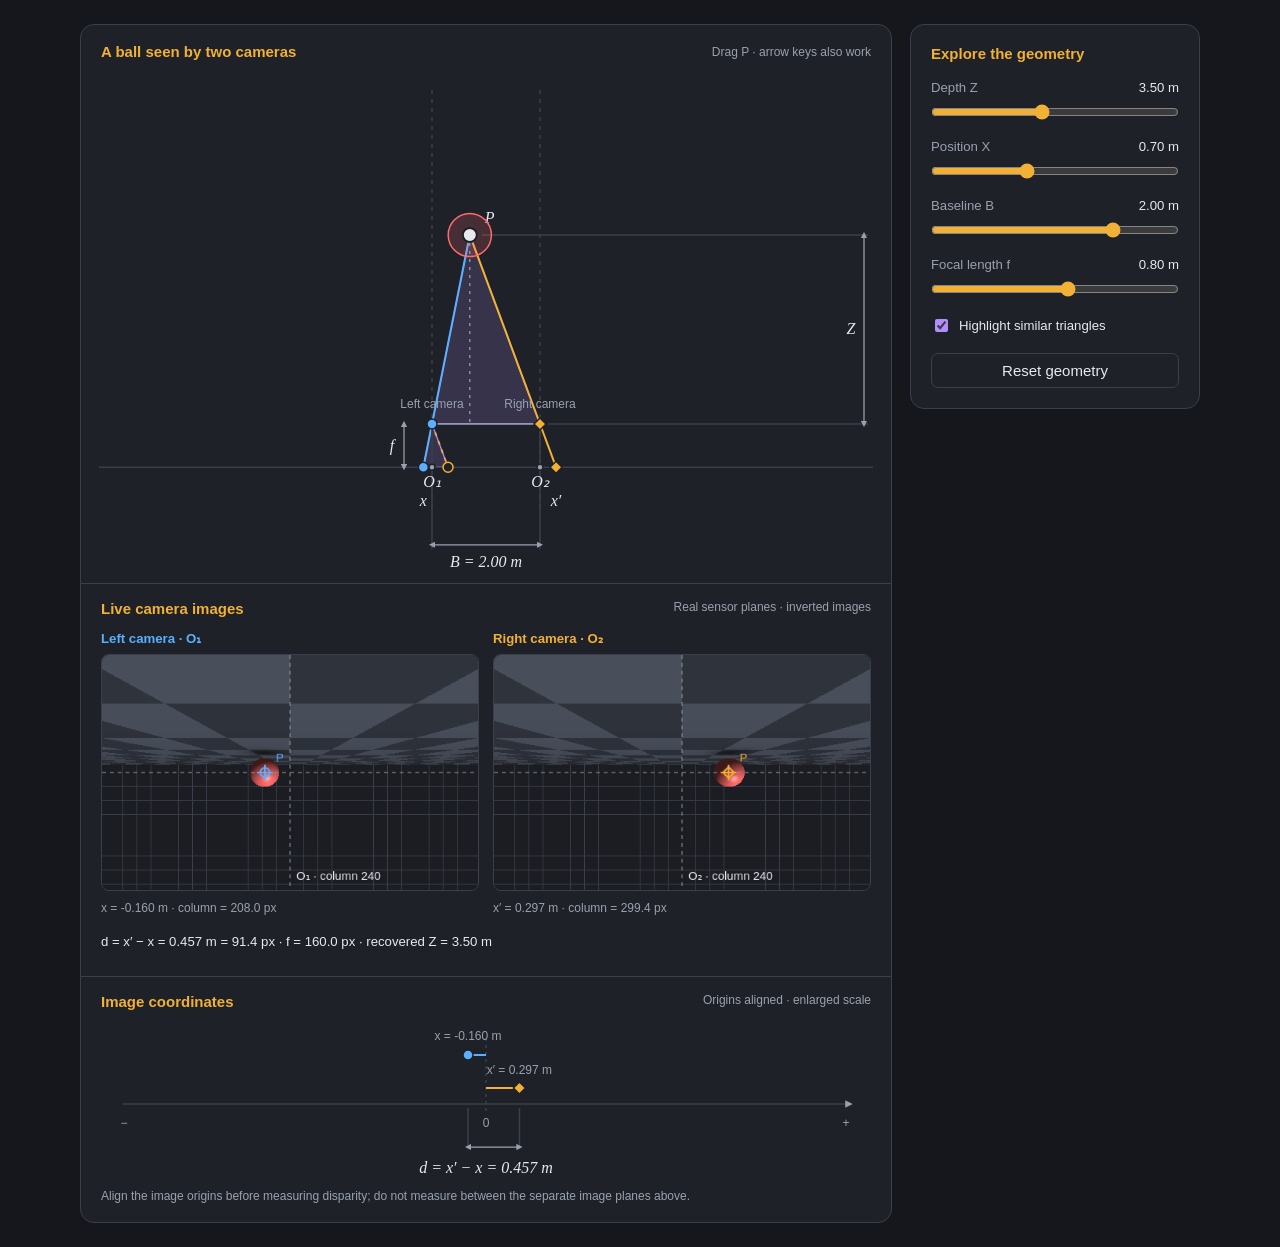
<file: docs/lab3-public/stereo-depth-cameras.html>
<!doctype html>
<html lang="en">
<head>
  <meta charset="utf-8">
  <meta name="viewport" content="width=device-width, initial-scale=1">
  <meta name="color-scheme" content="dark">
  <title>Stereo depth · Geometry and live camera images</title>
  <style>
    :root {
      color-scheme: dark;
      /* Match the lecture deck's dark theme and widget colors. */
      --paper: #15171c; --panel: #1e2128; --ink: #e7e9ee; --muted: #9aa1ae;
      --line: #3a3f4b; --accent: #f2b134; --left: #5ab0ff; --right: #f2b134;
      --triangle: #b28dff; --soft: #272b34; --focus: #f2b134;
      --ball: #ff6b6b;
      font-family: "Inter", "Segoe UI", "Helvetica Neue", Arial, sans-serif;
      font-size: 15px;
    }
    * { box-sizing: border-box; }
    body { margin: 0; padding: 24px; background: var(--paper); color: var(--ink); }
    main { max-width: 1120px; margin: auto; }
    h2 { margin: 0; font-size: 1rem; font-weight: 650; color: var(--accent); }
    p { line-height: 1.6; }
    .workspace { display: grid; grid-template-columns: minmax(0, 1fr) 290px; gap: 18px; align-items: start; }
    .panel { border: 1px solid var(--line); border-radius: 14px; background: var(--panel); overflow: hidden; }
    .panel-header { padding: 18px 20px 0; display: flex; gap: 12px; align-items: center; justify-content: space-between; flex-wrap: wrap; }
    .hint { font-size: .8rem; color: var(--muted); }
    .geometry, .coordinates { display: block; width: 100%; }
    svg text { fill: var(--ink); font-family: inherit; font-size: 13px; }
    svg .small { font-size: 12px; fill: var(--muted); }
    svg .math { font-family: Georgia, "Times New Roman", serif; font-size: 16px; font-style: italic; }
    svg .structure { stroke: var(--line); stroke-width: 1.5; fill: none; }
    svg .dimension { stroke: var(--muted); stroke-width: 1.25; fill: none; }
    svg .left-ray { stroke: var(--left); stroke-width: 2; fill: none; }
    svg .right-ray { stroke: var(--right); stroke-width: 2; fill: none; }
    svg .triangle { fill: var(--triangle); fill-opacity: .16; stroke: var(--triangle); stroke-width: 1.25; }
    svg .point { cursor: grab; touch-action: none; }
    svg.dragging, svg.dragging .point { cursor: grabbing; }
    svg .point:focus { outline: none; }
    svg .point:focus .point-halo { stroke: var(--focus); stroke-width: 2; stroke-dasharray: 3 3; }
    .coordinates-wrap { border-top: 1px solid var(--line); padding: 16px 20px 4px; }
    .coordinate-heading { display: flex; justify-content: space-between; gap: 10px; flex-wrap: wrap; }
    .coordinates-caption { margin: 0 0 12px; font-size: .8rem; color: var(--muted); }
    .camera-views { padding: 16px 20px; border-top: 1px solid var(--line); }
    .camera-grid { display: grid; grid-template-columns: minmax(0, 1fr) minmax(0, 1fr); gap: 14px; margin-top: 14px; }
    .camera-grid figure { min-width: 0; margin: 0; }
    .camera-grid figcaption { font-size: .88rem; font-weight: 600; margin-bottom: 8px; }
    .camera-grid .left-caption { color: var(--left); }
    .camera-grid .right-caption { color: var(--right); }
    .camera-grid canvas { display: block; width: 100%; height: auto; border: 1px solid var(--line); border-radius: 8px; }
    .camera-readout { margin: 8px 0 0; font-size: .8rem; color: var(--muted); font-variant-numeric: tabular-nums; line-height: 1.5; }
    .camera-disparity { margin: 14px 0 0; font-size: .88rem; font-variant-numeric: tabular-nums; }
    #camera-status { color: var(--right); }
    .controls { padding: 20px; }
    .controls h2 { margin-bottom: 18px; }
    .control { margin-bottom: 16px; }
    .control label { display: flex; justify-content: space-between; gap: 10px; font-size: .88rem; margin-bottom: 7px; color: var(--muted); }
    output { font-variant-numeric: tabular-nums; color: var(--ink); }
    input[type="range"] { width: 100%; accent-color: var(--accent); margin: 2px 0; cursor: ew-resize; }
    input[type="checkbox"] { accent-color: var(--triangle); }
    button { font: inherit; color: var(--ink); background: var(--panel); border: 1px solid var(--line); border-radius: 7px; }
    button { padding: 8px 12px; cursor: pointer; }
    button:hover { background: var(--soft); border-color: var(--accent); }
    button:focus-visible, input:focus-visible { outline: 2px solid var(--focus); outline-offset: 4px; }
    .check { display: flex; align-items: center; gap: 8px; font-size: .88rem; }
    .reset { margin-top: 18px; width: 100%; }
    noscript p { background: var(--panel); padding: 18px; border: 1px solid var(--line); }
    @media (max-width: 760px) {
      body { padding: 16px; }
      .workspace { grid-template-columns: 1fr; }
      .controls { display: grid; grid-template-columns: 1fr 1fr; gap: 0 20px; }
      .controls h2, .check, .reset { grid-column: 1 / -1; }
      .controls { order: -1; }
      .panel-header { padding: 16px 16px 0; }
      .coordinates-wrap { padding: 16px 12px 4px; }
      .camera-views { padding: 16px 12px; }
      .camera-grid { gap: 10px; }
    }
    @media (max-width: 380px) {
      body { padding: 10px; }
      .controls { padding: 16px; }
      .controls { column-gap: 12px; }
      .control label { flex-direction: column; gap: 2px; }
    }
    @media (max-width: 480px) {
      .camera-grid { grid-template-columns: 1fr; }
    }
  </style>
</head>
<body>
<main>
  <div class="workspace">
    <section class="panel" aria-labelledby="geometry-heading">
      <div class="panel-header">
        <h2 id="geometry-heading">A ball seen by two cameras</h2>
        <span class="hint">Drag P · arrow keys also work</span>
      </div>
      <noscript><p>Enable JavaScript to move the geometry. For the static derivation, see <a href="depth_calculation.png">the original illustration</a>.</p></noscript>
      <svg id="geometry" class="geometry" role="group" aria-labelledby="geometry-title geometry-description"></svg>
      <div class="camera-views">
        <div class="coordinate-heading">
          <h2>Live camera images</h2>
          <span class="hint">Real sensor planes · inverted images</span>
        </div>
        <div class="camera-grid">
          <figure>
            <figcaption class="left-caption">Left camera · O₁</figcaption>
            <canvas id="left-image" width="480" height="300" role="img" aria-label="Image from the left camera"></canvas>
            <p id="left-readout" class="camera-readout"></p>
          </figure>
          <figure>
            <figcaption class="right-caption">Right camera · O₂</figcaption>
            <canvas id="right-image" width="480" height="300" role="img" aria-label="Image from the right camera"></canvas>
            <p id="right-readout" class="camera-readout"></p>
          </figure>
        </div>
        <p id="camera-disparity" class="camera-disparity"></p>
        <p id="camera-status" class="camera-readout" role="status" aria-live="polite"></p>
      </div>
      <div class="coordinates-wrap">
        <div class="coordinate-heading">
          <h2>Image coordinates</h2>
          <span class="hint">Origins aligned · enlarged scale</span>
        </div>
        <svg id="coordinates" class="coordinates" role="img" aria-labelledby="coordinates-title coordinates-description"></svg>
        <p class="coordinates-caption">Align the image origins before measuring disparity; do not measure between the separate image planes above.</p>
      </div>
    </section>
    <section class="panel controls" aria-labelledby="controls-heading">
      <h2 id="controls-heading">Explore the geometry</h2>
      <div class="control">
        <label for="depth">Depth Z <output id="depth-value" for="depth"></output></label>
        <input id="depth" type="range" min="1.5" max="6" step="0.05" value="3.5">
      </div>
      <div class="control">
        <label for="horizontal">Position X <output id="horizontal-value" for="horizontal"></output></label>
        <input id="horizontal" type="range" min="-1" max="3.5" step="0.05" value="0.7">
      </div>
      <div class="control">
        <label for="baseline">Baseline B <output id="baseline-value" for="baseline"></output></label>
        <input id="baseline" type="range" min="0.5" max="2.5" step="0.05" value="2">
      </div>
      <div class="control">
        <label for="focal">Focal length f <output id="focal-value" for="focal"></output></label>
        <input id="focal" type="range" min="0.3" max="1.2" step="0.05" value="0.8">
      </div>
      <label class="check"><input id="triangles" type="checkbox" checked> Highlight similar triangles</label>
      <button id="reset" class="reset" type="button">Reset geometry</button>
    </section>
  </div>
</main>
<script>
(() => {
  'use strict';
  // Keep the geometry in world units. Screen coordinates are only a drawing transform.
  const defaults = { Z: 3.5, X: 0.7, B: 2, f: 0.8, triangles: true };
  const state = { ...defaults };
  const controls = { Z: 'depth', X: 'horizontal', B: 'baseline', f: 'focal' };
  const byId = id => document.getElementById(id);
  const svg = byId('geometry');
  const coordinateSvg = byId('coordinates');
  // Both finite sensors have fixed dimensions and resolution. Changing f changes
  // field of view, not the drawing scale, so pixel disparity remains meaningful.
  const SENSOR_WIDTH = 2.4;
  const BALL_RADIUS = .4;
  const imageViews = [
    { canvas: byId('left-image'), readout: byId('left-readout'), name: 'Left', origin: 'O₁', coordinate: 'x', color: 'left' },
    { canvas: byId('right-image'), readout: byId('right-readout'), name: 'Right', origin: 'O₂', coordinate: 'x′', color: 'right' }
  ];
  imageViews.forEach(view => {
    view.context = view.canvas.getContext('2d');
    view.pixels = view.context.createImageData(view.canvas.width, view.canvas.height);
  });
  let imageFrame = null;
  let transform;
  let dragOffset = null;
  const fmt = (n, digits = 3) => (Math.abs(n) < 0.5 * 10 ** -digits ? 0 : n).toFixed(digits);
  const clamp = (n, low, high) => Math.max(low, Math.min(high, n));

  function project() {
    // Real image planes behind the pinholes invert the horizontal coordinates.
    const left = -state.f * state.X / state.Z;
    const right = -state.f * (state.X - state.B) / state.Z;
    return { left, right, d: right - left };
  }

  function line(x1, y1, x2, y2, cls = 'structure', extra = '') {
    return `<line x1="${x1}" y1="${y1}" x2="${x2}" y2="${y2}" class="${cls}" ${extra}/>`;
  }
  function label(x, y, text, cls = '', anchor = 'middle') {
    return `<text x="${x}" y="${y}" text-anchor="${anchor}" class="${cls}">${text}</text>`;
  }
  function dimension(x1, y1, x2, y2, text, lx, ly) {
    return line(x1, y1, x2, y2, 'dimension', 'marker-start="url(#arrow)" marker-end="url(#arrow)"') + label(lx, ly, text, 'math');
  }
  function circle(x, y, radius, color) {
    return `<circle cx="${x}" cy="${y}" r="${radius}" fill="var(--${color})" stroke="var(--panel)" stroke-width="1.5"/>`;
  }
  function diamond(x, y, color) {
    return `<path d="M ${x} ${y - 6} l 6 6 -6 6 -6 -6 Z" fill="var(--${color})" stroke="var(--panel)" stroke-width="1.5"/>`;
  }

  function drawGeometry(p) {
    const pointFocused = document.activeElement && document.activeElement.dataset.point === 'true';
    const width = svg.getBoundingClientRect().width;
    const s = Math.min(54, (width - 100) / 7.5);
    const baseY = 6 * s + 40;
    const height = baseY + 1.2 * s + 94;
    const leftX = width / 2 - state.B * s / 2;
    const rightX = leftX + state.B * s;
    const pointX = leftX + state.X * s;
    const pointY = baseY - state.Z * s;
    const planeY = baseY + state.f * s;
    const projectionL = leftX + p.left * s;
    const projectionR = rightX + p.right * s;
    const copiedR = leftX + p.right * s;
    transform = { s, leftX, baseY };
    svg.setAttribute('viewBox', `0 0 ${width} ${height}`);
    svg.style.height = `${height}px`;

    let drawing = `<title id="geometry-title">Stereo camera geometry</title>
      <desc id="geometry-description">Point P at X ${fmt(state.X)} metres and depth ${fmt(state.Z)} metres is projected by two parallel cameras, ${fmt(state.B)} metres apart, onto real image planes behind the pinholes. The focal length is ${fmt(state.f)} metres. The smaller highlighted triangle is constructed by translating the right projection to the left image origin.</desc>
      <defs><marker id="arrow" viewBox="0 0 8 8" refX="4" refY="4" markerWidth="5" markerHeight="5" orient="auto-start-reverse"><path d="M 8 4 L 0 0 L 0 8 Z" fill="var(--muted)"/></marker></defs>`;
    if (state.triangles) {
      drawing += `<polygon points="${pointX},${pointY} ${leftX},${baseY} ${rightX},${baseY}" class="triangle"/>
        <polygon points="${leftX},${baseY} ${projectionL},${planeY} ${copiedR},${planeY}" class="triangle"/>`;
    }
    // Parallel optical axes and coplanar, ideal image planes.
    drawing += line(leftX, 30, leftX, baseY + 1.2 * s + 22, 'structure', 'stroke-dasharray="4 5"');
    drawing += line(rightX, 30, rightX, baseY + 1.2 * s + 22, 'structure', 'stroke-dasharray="4 5"');
    drawing += line(18, planeY, width - 18, planeY);
    drawing += line(leftX, baseY, rightX, baseY, 'dimension');
    drawing += line(pointX, pointY, pointX, baseY, 'dimension', 'stroke-dasharray="3 5"');
    drawing += line(pointX, pointY, leftX, baseY, 'left-ray');
    drawing += line(pointX, pointY, rightX, baseY, 'right-ray');
    drawing += line(leftX, baseY, projectionL, planeY, 'left-ray');
    drawing += line(rightX, baseY, projectionR, planeY, 'right-ray');
    if (state.triangles) {
      drawing += line(leftX, baseY, copiedR, planeY, 'right-ray', 'stroke-dasharray="4 5" opacity=".8"');
      drawing += `<circle cx="${copiedR}" cy="${planeY}" r="5" fill="var(--panel)" stroke="var(--right)" stroke-width="1.5"/>`;
    }
    const bY = baseY + 1.2 * s + 56;
    drawing += line(leftX, baseY + 4, leftX, bY + 4, 'structure');
    drawing += line(rightX, baseY + 4, rightX, bY + 4, 'structure');
    drawing += dimension(leftX, bY, rightX, bY, `B = ${fmt(state.B, 2)} m`, width / 2, bY + 22);
    const fX = leftX - 28;
    drawing += dimension(fX, baseY, fX, planeY, 'f', fX - 12, (baseY + planeY) / 2 + 5);
    const zX = width - 27;
    drawing += line(pointX + 12, pointY, zX + 4, pointY, 'structure');
    drawing += line(rightX + 8, baseY, zX + 4, baseY, 'structure');
    drawing += dimension(zX, pointY, zX, baseY, 'Z', zX - 13, (pointY + baseY) / 2 + 5);
    drawing += circle(leftX, baseY, 5, 'left') + diamond(rightX, baseY, 'right');
    const cameraY = baseY - 16;
    drawing += label(leftX, cameraY, 'Left camera', 'small') + label(rightX, cameraY, 'Right camera', 'small');
    // Stagger origin/projection labels so coincident points remain readable.
    const originY = planeY + 20;
    const positionY = planeY + 39;
    drawing += circle(leftX, planeY, 3, 'muted') + circle(rightX, planeY, 3, 'muted');
    drawing += label(leftX, originY, 'O₁', 'math') + label(rightX, originY, 'O₂', 'math');
    drawing += circle(projectionL, planeY, 5, 'left') + diamond(projectionR, planeY, 'right');
    drawing += label(projectionL, positionY, 'x', 'math');
    drawing += label(projectionR, positionY, 'x′', 'math');
    const pointAnchor = pointX > width * .7 ? 'end' : 'start';
    drawing += label(pointX + (pointAnchor === 'end' ? -15 : 15), pointY - 12, 'P', 'math', pointAnchor);
    // Horizontal cross-section of the same sphere rendered in both camera views.
    drawing += `<circle cx="${pointX}" cy="${pointY}" r="${BALL_RADIUS * s}" fill="var(--ball)" fill-opacity=".18" stroke="var(--ball)" stroke-width="1.5"/>`;
    drawing += `<g class="point" data-point="true" tabindex="0" role="button" aria-label="Move point P. X ${fmt(state.X, 2)}, Z ${fmt(state.Z, 2)} metres. Use left and right arrows for X, up and down arrows for depth.">
      <circle class="point-halo" cx="${pointX}" cy="${pointY}" r="18" fill="transparent"/>
      <circle cx="${pointX}" cy="${pointY}" r="7" fill="var(--ink)" stroke="var(--panel)" stroke-width="2"/>
    </g>`;
    svg.innerHTML = drawing;
    if (pointFocused) svg.querySelector('[data-point]').focus({ preventScroll: true });
  }

  function drawCoordinates(p) {
    const width = coordinateSvg.getBoundingClientRect().width;
    // Fixed scale: changing depth or baseline must visibly change disparity.
    // ±3.2 m covers every projection within the controls' allowed ranges.
    const center = width / 2;
    const s = (width - 50) / 6.4;
    const l = center + p.left * s;
    const r = center + p.right * s;
    coordinateSvg.setAttribute('viewBox', `0 0 ${width} 177`);
    coordinateSvg.style.height = '177px';
    const leftName = 'x';
    const rightName = 'x′';
    let drawing = `<title id="coordinates-title">Projections relative to a common image origin</title>
      <desc id="coordinates-description">Left coordinate ${fmt(p.left)} metres. Right coordinate ${fmt(p.right)} metres. Disparity ${fmt(p.d)} metres. The origins are aligned and the coordinate scale stays fixed as parameters change.</desc>
      <defs><marker id="coord-arrow" viewBox="0 0 8 8" refX="4" refY="4" markerWidth="5" markerHeight="5" orient="auto-start-reverse"><path d="M 8 4 L 0 0 L 0 8 Z" fill="var(--muted)"/></marker></defs>`;
    drawing += line(22, 94, width - 22, 94, 'structure', 'marker-end="url(#coord-arrow)"');
    drawing += line(center, 28, center, 102, 'structure', 'stroke-dasharray="3 4"');
    drawing += label(center, 117, '0', 'small');
    drawing += label(23, 117, '−', 'small') + label(width - 25, 117, '+', 'small');
    drawing += line(center, 45, l, 45, 'left-ray') + circle(l, 45, 5, 'left');
    drawing += line(center, 78, r, 78, 'right-ray') + diamond(r, 78, 'right');
    // Value labels anchor toward the inside when near an edge.
    drawing += label(l, 30, `${leftName} = ${fmt(p.left)} m`, 'small', l < width / 3 ? 'start' : l > width * 2 / 3 ? 'end' : 'middle');
    drawing += label(r, 64, `${rightName} = ${fmt(p.right)} m`, 'small', r < width / 3 ? 'start' : r > width * 2 / 3 ? 'end' : 'middle');
    drawing += line(l, 98, l, 139, 'structure') + line(r, 98, r, 139, 'structure');
    drawing += line(Math.min(l, r), 137, Math.max(l, r), 137, 'dimension', 'marker-start="url(#coord-arrow)" marker-end="url(#coord-arrow)"');
    drawing += label(center, 163, `d = x′ − x = ${fmt(p.d)} m`, 'math');
    coordinateSvg.innerHTML = drawing;
  }

  function render() {
    for (const [key, id] of Object.entries(controls)) {
      byId(id).value = state[key];
      byId(`${id}-value`).value = `${fmt(state[key], 2)} m`;
      byId(id).setAttribute('aria-valuetext', `${fmt(state[key], 2)} metres`);
    }
    byId('triangles').checked = state.triangles;
    const p = project();
    drawGeometry(p);
    drawCoordinates(p);
    // Coalesce pointer/slider events into a single image update per display frame.
    if (imageFrame === null) imageFrame = requestAnimationFrame(() => {
      imageFrame = null;
      drawCameraImages(project());
    });
  }

  // A small software renderer keeps this variant a single offline HTML file.
  // Rays intersect a real 3D sphere, a checker floor, and a distant back wall.
  // For a real sensor point (sx, sy, -f), the forward ray is (-sx, -sy, f).
  // Canvas rows point down, so ray y = (row - cy) / pixelsPerMetre.
  function drawCameraImage(view, cameraX, coordinate, palette) {
    const canvas = view.canvas;
    const W = canvas.width, H = canvas.height, scale = W / SENSOR_WIDTH;
    const cx = W / 2, cy = H / 2;
    const f = state.f, f2 = f * f;
    const ocx = cameraX - state.X;
    const sphereC = ocx * ocx + state.Z * state.Z - BALL_RADIUS * BALL_RADIUS;
    const buffer = view.pixels.data;
    const wallZ = 9;
    const floorY = -.55;
    const lightLength = Math.hypot(-.4, .7, -.6);
    const light = [-.4 / lightLength, .7 / lightLength, -.6 / lightLength];
    for (let row = 0; row < H; row++) {
      const dy = (row + .5 - cy) / scale;
      for (let column = 0; column < W; column++) {
        const dx = -(column + .5 - cx) / scale;
        const a = dx * dx + dy * dy + f2;
        const b = dx * ocx - f * state.Z;
        const discriminant = b * b - a * sphereC;
        let color, brightness;
        let sphereT = Infinity;
        if (discriminant >= 0) sphereT = (-b - Math.sqrt(discriminant)) / a;
        const floorT = dy < 0 ? floorY / dy : Infinity;
        const wallT = wallZ / f;
        if (sphereT > 0 && sphereT < Math.min(floorT, wallT)) {
          const nx = (ocx + sphereT * dx) / BALL_RADIUS;
          const ny = sphereT * dy / BALL_RADIUS;
          const nz = (sphereT * f - state.Z) / BALL_RADIUS;
          const diffuse = Math.max(0, nx * light[0] + ny * light[1] + nz * light[2]);
          // A small specular highlight makes the curvature visible in each view.
          const rayLength = Math.sqrt(a);
          const hx = light[0] - dx / rayLength;
          const hy = light[1] - dy / rayLength;
          const hz = light[2] - f / rayLength;
          const halfLength = Math.hypot(hx, hy, hz);
          const specular = .28 * Math.pow(Math.max(0, (nx * hx + ny * hy + nz * hz) / halfLength), 36);
          color = palette.ball;
          brightness = .24 + .76 * diffuse;
          const index = (row * W + column) * 4;
          buffer[index] = Math.min(255, color[0] * brightness + 255 * specular);
          buffer[index + 1] = Math.min(255, color[1] * brightness + 255 * specular);
          buffer[index + 2] = Math.min(255, color[2] * brightness + 255 * specular);
          buffer[index + 3] = 255;
          continue;
        }
        if (floorT < wallT) {
          const worldX = cameraX + floorT * dx;
          const worldZ = floorT * f;
          const checker = (Math.floor(worldX) + Math.floor(worldZ)) % 2 === 0;
          color = checker ? palette.floorLight : palette.floorDark;
          // Soft contact shadow under the ball; shading is fixed in world space.
          const distance2 = (worldX - state.X) ** 2 + (worldZ - state.Z) ** 2;
          brightness = (1 - .45 * Math.exp(-distance2 / .22)) * (1 - .25 * worldZ / wallZ);
        } else {
          const worldX = cameraX + wallT * dx;
          const worldY = wallT * dy;
          const gx = Math.abs(worldX - Math.round(worldX));
          const gy = Math.abs(worldY - Math.round(worldY));
          color = gx < .02 || gy < .02 ? palette.wallGrid : palette.wall;
          brightness = 1;
        }
        const index = (row * W + column) * 4;
        buffer[index] = color[0] * brightness;
        buffer[index + 1] = color[1] * brightness;
        buffer[index + 2] = color[2] * brightness;
        buffer[index + 3] = 255;
      }
    }
    const g = view.context;
    g.putImageData(view.pixels, 0, 0);
    // The projection is computed from the ball centre, not its silhouette centre.
    const pixel = cx + coordinate * scale;
    const visible = pixel >= 0 && pixel < W;
    canvas.dataset.projection = pixel;
    g.strokeStyle = palette.mutedCss;
    g.lineWidth = 1;
    g.setLineDash([5, 5]);
    g.beginPath();
    g.moveTo(cx, 0); g.lineTo(cx, H);
    g.moveTo(0, cy); g.lineTo(W, cy);
    g.stroke();
    g.setLineDash([]);
    g.fillStyle = palette.inkCss;
    g.font = '15px "Segoe UI", Arial, sans-serif';
    g.textAlign = 'left';
    g.fillText(`${view.origin} · column ${cx}`, cx + 8, H - 13);
    const viewColor = palette[view.color + 'Css'];
    g.strokeStyle = viewColor;
    g.fillStyle = viewColor;
    g.lineWidth = 2;
    if (visible) {
      g.beginPath();
      if (view.color === 'left') g.arc(pixel, cy, 6, 0, 2 * Math.PI);
      else { g.moveTo(pixel, cy - 7); g.lineTo(pixel + 7, cy); g.lineTo(pixel, cy + 7); g.lineTo(pixel - 7, cy); g.closePath(); }
      g.stroke();
      g.beginPath();
      g.moveTo(pixel - 10, cy); g.lineTo(pixel + 10, cy);
      g.moveTo(pixel, cy - 10); g.lineTo(pixel, cy + 10);
      g.stroke();
      g.textAlign = pixel > W * .7 ? 'right' : 'left';
      g.fillText('P', pixel + (pixel > W * .7 ? -14 : 14), cy - 14);
    } else {
      // Keep off-screen projections explicit rather than rescaling the image.
      const edge = pixel < 0 ? 14 : W - 14;
      const direction = pixel < 0 ? -1 : 1;
      g.beginPath();
      g.moveTo(edge, cy); g.lineTo(edge - direction * 10, cy - 7);
      g.lineTo(edge - direction * 10, cy + 7); g.closePath(); g.fill();
    }
    view.readout.textContent = `${view.coordinate} = ${fmt(coordinate)} m · column = ${fmt(pixel, 1)} px${visible ? '' : ' (outside image)'}`;
    canvas.setAttribute('aria-label', `${view.name} real sensor image of a red 3D ball. Projection of P: ${view.coordinate} ${fmt(coordinate)} metres, column ${fmt(pixel, 1)} pixels${visible ? '' : ', outside the image'}.`);
    return visible;
  }

  function drawCameraImages(p) {
    // Reuse the lecture palette for surfaces, the sphere, and annotation colors.
    const style = getComputedStyle(document.documentElement);
    const rgb = hex => [1, 3, 5].map(i => parseInt(hex.slice(i, i + 2), 16));
    const palette = {
      ball: rgb(style.getPropertyValue('--ball').trim()),
      floorLight: rgb('#4a505c'), floorDark: rgb('#30343d'),
      wall: rgb('#1b1d22'), wallGrid: rgb('#3a3f4b'),
      mutedCss: style.getPropertyValue('--muted').trim(),
      inkCss: style.getPropertyValue('--ink').trim(),
      leftCss: style.getPropertyValue('--left').trim(),
      rightCss: style.getPropertyValue('--right').trim()
    };
    const leftVisible = drawCameraImage(imageViews[0], 0, p.left, palette);
    const rightVisible = drawCameraImage(imageViews[1], state.B, p.right, palette);
    const scale = imageViews[0].canvas.width / SENSOR_WIDTH;
    const disparityPx = p.d * scale;
    const focalPx = state.f * scale;
    byId('camera-disparity').textContent = `d = x′ − x = ${fmt(p.d)} m = ${fmt(disparityPx, 1)} px · f = ${fmt(focalPx, 1)} px · recovered Z = ${fmt(focalPx * state.B / disparityPx, 2)} m`;
    byId('camera-status').textContent = leftVisible && rightVisible ? ''
      : 'P is outside at least one sensor. Reduce f or move P toward the shared field of view to see both projections.';
  }
  for (const [key, id] of Object.entries(controls)) {
    byId(id).addEventListener('input', event => {
      state[key] = Number(event.target.value);
      render();
    });
  }
  byId('triangles').addEventListener('change', event => { state.triangles = event.target.checked; render(); });
  byId('reset').addEventListener('click', () => { Object.assign(state, defaults); render(); });
  function pointerPosition(event) {
    const point = new DOMPoint(event.clientX, event.clientY).matrixTransform(svg.getScreenCTM().inverse());
    return { X: (point.x - transform.leftX) / transform.s, Z: (transform.baseY - point.y) / transform.s };
  }
  function movePoint(X, Z) {
    const round = n => Math.round(n / .05) * .05;
    state.X = clamp(round(X), -1, 3.5);
    state.Z = clamp(round(Z), 1.5, 6);
    render();
  }
  svg.addEventListener('pointerdown', event => {
    if (!event.target.closest('[data-point]') || event.button !== 0) return;
    event.preventDefault();
    svg.querySelector('[data-point]').focus({ preventScroll: true });
    const position = pointerPosition(event);
    dragOffset = { X: state.X - position.X, Z: state.Z - position.Z };
    svg.setPointerCapture(event.pointerId);
    svg.classList.add('dragging');
  });
  svg.addEventListener('pointermove', event => {
    if (!dragOffset) return;
    const position = pointerPosition(event);
    movePoint(position.X + dragOffset.X, position.Z + dragOffset.Z);
  });
  function endDrag() { dragOffset = null; svg.classList.remove('dragging'); }
  svg.addEventListener('pointerup', endDrag);
  svg.addEventListener('pointercancel', endDrag);
  svg.addEventListener('lostpointercapture', endDrag);
  svg.addEventListener('keydown', event => {
    if (!event.target.closest('[data-point]')) return;
    const moves = { ArrowLeft: [-.05, 0], ArrowRight: [.05, 0], ArrowUp: [0, .05], ArrowDown: [0, -.05] };
    if (!moves[event.key]) return;
    event.preventDefault();
    const [dx, dz] = moves[event.key];
    movePoint(state.X + dx, state.Z + dz);
  });

  // Recompute the drawing scale after resizing; the model and coordinate-strip scale remain stable.
  new ResizeObserver(render).observe(svg.parentElement);
  // A parent page can size its iframe to the content without a fixed mobile height.
  let lastHeight = 0;
  new ResizeObserver(() => {
    if (window.parent === window) return;
    const height = Math.ceil(document.querySelector('main').getBoundingClientRect().height
      + parseFloat(getComputedStyle(document.body).paddingTop)
      + parseFloat(getComputedStyle(document.body).paddingBottom));
    if (height !== lastHeight) {
      lastHeight = height;
      window.parent.postMessage({ type: 'stereo-depth-resize', height }, window.location.origin === 'null' ? '*' : window.location.origin);
    }
  }).observe(document.querySelector('main'));
  render();
})();
</script>
</body>
</html>
</file>
<file: docs/slides/vendor/reveal/reveal.css>
.reveal .stretch,.reveal .r-stretch{max-width:none;max-height:none}.reveal pre.stretch code,.reveal pre.r-stretch code{box-sizing:border-box;height:100%;max-height:100%}.reveal .r-fit-text{white-space:nowrap;display:inline-block}.reveal .r-stack{grid-template-rows:100%;display:grid}.reveal .r-stack>*{grid-area:1/1;margin:auto}.reveal .r-vstack,.reveal .r-hstack{display:flex}.reveal .r-vstack img,.reveal .r-vstack video,.reveal .r-hstack img,.reveal .r-hstack video{object-fit:contain;min-width:0;min-height:0}.reveal .r-vstack{flex-direction:column;justify-content:center;align-items:center}.reveal .r-hstack{flex-direction:row;justify-content:center;align-items:center}.reveal .items-stretch{align-items:stretch}.reveal .items-start{align-items:flex-start}.reveal .items-center{align-items:center}.reveal .items-end{align-items:flex-end}.reveal .justify-between{justify-content:space-between}.reveal .justify-around{justify-content:space-around}.reveal .justify-start{justify-content:flex-start}.reveal .justify-center{justify-content:center}.reveal .justify-end{justify-content:flex-end}html.reveal-full-page{width:100%;height:100vh;height:calc(var(--vh,1vh) * 100);height:100dvh;overflow:hidden}.reveal-viewport{color:#000;--r-controls-spacing:12px;--r-overlay-header-height:40px;--r-overlay-margin:0px;--r-overlay-padding:6px;--r-overlay-gap:5px;background-color:#fff;height:100%;margin:0;line-height:1;position:relative;overflow:hidden}@media screen and (width<=1024px),(height<=768px){.reveal-viewport{--r-overlay-header-height:26px}}.reveal-viewport:fullscreen{width:100%!important;height:100%!important;top:0!important;left:0!important;transform:none!important}.reveal .fragment{transition:all .2s}.reveal .fragment:not(.custom){opacity:0;visibility:hidden;will-change:opacity}.reveal .fragment.visible{opacity:1;visibility:inherit}.reveal .fragment.disabled{transition:none}.reveal .fragment.grow{opacity:1;visibility:inherit}.reveal .fragment.grow.visible{transform:scale(1.3)}.reveal .fragment.shrink{opacity:1;visibility:inherit}.reveal .fragment.shrink.visible{transform:scale(.7)}.reveal .fragment.zoom-in{transform:scale(.1)}.reveal .fragment.zoom-in.visible{transform:none}.reveal .fragment.fade-out{opacity:1;visibility:inherit}.reveal .fragment.fade-out.visible{opacity:0;visibility:hidden}.reveal .fragment.semi-fade-out{opacity:1;visibility:inherit}.reveal .fragment.semi-fade-out.visible{opacity:.5;visibility:inherit}.reveal .fragment.strike{opacity:1;visibility:inherit}.reveal .fragment.strike.visible{text-decoration:line-through}.reveal .fragment.fade-up{transform:translateY(40px)}.reveal .fragment.fade-up.visible{transform:translate(0)}.reveal .fragment.fade-down{transform:translateY(-40px)}.reveal .fragment.fade-down.visible{transform:translate(0)}.reveal .fragment.fade-right{transform:translate(-40px)}.reveal .fragment.fade-right.visible{transform:translate(0)}.reveal .fragment.fade-left{transform:translate(40px)}.reveal .fragment.fade-left.visible{transform:translate(0)}.reveal .fragment.fade-in-then-out,.reveal .fragment.current-visible{opacity:0;visibility:hidden}.reveal .fragment.fade-in-then-out.current-fragment,.reveal .fragment.current-visible.current-fragment{opacity:1;visibility:inherit}.reveal .fragment.fade-in-then-semi-out{opacity:0;visibility:hidden}.reveal .fragment.fade-in-then-semi-out.visible{opacity:.5;visibility:inherit}.reveal .fragment.fade-in-then-semi-out.current-fragment,.reveal .fragment.highlight-red,.reveal .fragment.highlight-current-red,.reveal .fragment.highlight-green,.reveal .fragment.highlight-current-green,.reveal .fragment.highlight-blue,.reveal .fragment.highlight-current-blue{opacity:1;visibility:inherit}.reveal .fragment.highlight-red.visible{color:#ff2c2d}.reveal .fragment.highlight-green.visible{color:#17ff2e}.reveal .fragment.highlight-blue.visible{color:#1b91ff}.reveal .fragment.highlight-current-red.current-fragment{color:#ff2c2d}.reveal .fragment.highlight-current-green.current-fragment{color:#17ff2e}.reveal .fragment.highlight-current-blue.current-fragment{color:#1b91ff}.reveal:after{content:"";font-style:italic}.reveal iframe{z-index:1}.reveal a{position:relative}@keyframes bounce-right{0%,10%,25%,40%,50%{transform:translate(0)}20%{transform:translate(10px)}30%{transform:translate(-5px)}}@keyframes bounce-left{0%,10%,25%,40%,50%{transform:translate(0)}20%{transform:translate(-10px)}30%{transform:translate(5px)}}@keyframes bounce-down{0%,10%,25%,40%,50%{transform:translateY(0)}20%{transform:translateY(10px)}30%{transform:translateY(-5px)}}.reveal .controls{top:auto;bottom:var(--r-controls-spacing);right:var(--r-controls-spacing);z-index:11;color:#000;pointer-events:none;font-size:10px;display:none;position:absolute;left:auto}.reveal .controls button{cursor:pointer;color:currentColor;z-index:2;pointer-events:auto;font-size:inherit;visibility:hidden;opacity:0;-webkit-appearance:none;-webkit-tap-highlight-color:#0000;background-color:#0000;border:0;outline:0;padding:0;transition:color .2s,opacity .2s,transform .2s;position:absolute;transform:scale(.9999)}.reveal .controls .controls-arrow:before,.reveal .controls .controls-arrow:after{content:"";transform-origin:.2em;will-change:transform;background-color:currentColor;border-radius:.25em;width:2.6em;height:.5em;transition:all .15s,background-color .8s;position:absolute;top:0;left:0}.reveal .controls .controls-arrow{width:3.6em;height:3.6em;position:relative}.reveal .controls .controls-arrow:before{transform:translate(.5em)translateY(1.55em)rotate(45deg)}.reveal .controls .controls-arrow:after{transform:translate(.5em)translateY(1.55em)rotate(-45deg)}.reveal .controls .controls-arrow:hover:before{transform:translate(.5em)translateY(1.55em)rotate(40deg)}.reveal .controls .controls-arrow:hover:after{transform:translate(.5em)translateY(1.55em)rotate(-40deg)}.reveal .controls .controls-arrow:active:before{transform:translate(.5em)translateY(1.55em)rotate(36deg)}.reveal .controls .controls-arrow:active:after{transform:translate(.5em)translateY(1.55em)rotate(-36deg)}.reveal .controls .navigate-left{bottom:3.2em;right:6.4em;transform:translate(-10px)}.reveal .controls .navigate-left.highlight{animation:2s ease-out 50 both bounce-left}.reveal .controls .navigate-right{bottom:3.2em;right:0;transform:translate(10px)}.reveal .controls .navigate-right .controls-arrow{transform:rotate(180deg)}.reveal .controls .navigate-right.highlight{animation:2s ease-out 50 both bounce-right}.reveal .controls .navigate-up{bottom:6.4em;right:3.2em;transform:translateY(-10px)}.reveal .controls .navigate-up .controls-arrow{transform:rotate(90deg)}.reveal .controls .navigate-down{padding-bottom:1.4em;bottom:-1.4em;right:3.2em;transform:translateY(10px)}.reveal .controls .navigate-down .controls-arrow{transform:rotate(-90deg)}.reveal .controls .navigate-down.highlight{animation:2s ease-out 50 both bounce-down}.reveal .controls[data-controls-back-arrows=faded] .navigate-up.enabled{opacity:.3}.reveal .controls[data-controls-back-arrows=faded] .navigate-up.enabled:hover{opacity:1}.reveal .controls[data-controls-back-arrows=hidden] .navigate-up.enabled{opacity:0;visibility:hidden}.reveal .controls .enabled{visibility:visible;opacity:.9;cursor:pointer;transform:none}.reveal .controls .enabled.fragmented{opacity:.5}.reveal .controls .enabled:hover,.reveal .controls .enabled.fragmented:hover{opacity:1}.reveal:not(.rtl) .controls[data-controls-back-arrows=faded] .navigate-left.enabled{opacity:.3}.reveal:not(.rtl) .controls[data-controls-back-arrows=faded] .navigate-left.enabled:hover{opacity:1}.reveal:not(.rtl) .controls[data-controls-back-arrows=hidden] .navigate-left.enabled{opacity:0;visibility:hidden}.reveal.rtl .controls[data-controls-back-arrows=faded] .navigate-right.enabled{opacity:.3}.reveal.rtl .controls[data-controls-back-arrows=faded] .navigate-right.enabled:hover{opacity:1}.reveal.rtl .controls[data-controls-back-arrows=hidden] .navigate-right.enabled{opacity:0;visibility:hidden}.reveal[data-navigation-mode=linear].has-horizontal-slides .navigate-up,.reveal[data-navigation-mode=linear].has-horizontal-slides .navigate-down{display:none}.reveal[data-navigation-mode=linear].has-horizontal-slides .navigate-left,.reveal:not(.has-vertical-slides) .controls .navigate-left{bottom:1.4em;right:5.5em}.reveal[data-navigation-mode=linear].has-horizontal-slides .navigate-right,.reveal:not(.has-vertical-slides) .controls .navigate-right{bottom:1.4em;right:.5em}.reveal:not(.has-horizontal-slides) .controls .navigate-up{bottom:5em;right:1.4em}.reveal:not(.has-horizontal-slides) .controls .navigate-down{bottom:.5em;right:1.4em}.reveal.has-dark-background .controls{color:#fff}.reveal.has-light-background .controls{color:#000}.reveal.no-hover .controls .controls-arrow:hover:before,.reveal.no-hover .controls .controls-arrow:active:before{transform:translate(.5em)translateY(1.55em)rotate(45deg)}.reveal.no-hover .controls .controls-arrow:hover:after,.reveal.no-hover .controls .controls-arrow:active:after{transform:translate(.5em)translateY(1.55em)rotate(-45deg)}@media screen and (width>=500px){.reveal-viewport{--r-controls-spacing:.8em}.reveal .controls[data-controls-layout=edges]{inset:0}.reveal .controls[data-controls-layout=edges] .navigate-left,.reveal .controls[data-controls-layout=edges] .navigate-right,.reveal .controls[data-controls-layout=edges] .navigate-up,.reveal .controls[data-controls-layout=edges] .navigate-down{bottom:auto;right:auto}.reveal .controls[data-controls-layout=edges] .navigate-left{top:50%;left:var(--r-controls-spacing);margin-top:-1.8em}.reveal .controls[data-controls-layout=edges] .navigate-right{top:50%;right:var(--r-controls-spacing);margin-top:-1.8em}.reveal .controls[data-controls-layout=edges] .navigate-up{top:var(--r-controls-spacing);margin-left:-1.8em;left:50%}.reveal .controls[data-controls-layout=edges] .navigate-down{bottom:calc(var(--r-controls-spacing) - 1.4em + .3em);margin-left:-1.8em;left:50%}}.reveal .progress{z-index:10;color:#fff;background-color:#0003;width:100%;height:3px;display:none;position:absolute;bottom:0;left:0}.reveal .progress:after{content:"";width:100%;height:10px;display:block;position:absolute;top:-10px}.reveal .progress span{transform-origin:0 0;background-color:currentColor;width:100%;height:100%;transition:transform .8s cubic-bezier(.26,.86,.44,.985);display:block;transform:scaleX(0)}.reveal .slide-number{z-index:31;color:#fff;background-color:#0006;padding:5px;font-family:Helvetica,sans-serif;font-size:12px;line-height:1;display:block;position:absolute;bottom:8px;right:8px}.reveal .slide-number a{color:currentColor}.reveal .slide-number-delimiter{margin:0 3px}.reveal{touch-action:pinch-zoom;width:100%;height:100%;position:relative;overflow:hidden}.reveal.embedded{touch-action:pan-y}.reveal.embedded.is-vertical-slide{touch-action:none}.reveal .slides{pointer-events:none;z-index:1;text-align:center;perspective:600px;perspective-origin:50% 40%;width:100%;height:100%;margin:auto;position:absolute;inset:0;overflow:visible}.reveal .slides>section{perspective:600px}.reveal .slides>section,.reveal .slides>section>section{pointer-events:auto;z-index:10;transform-style:flat;width:100%;transition:transform-origin .8s cubic-bezier(.26,.86,.44,.985),transform .8s cubic-bezier(.26,.86,.44,.985),visibility .8s cubic-bezier(.26,.86,.44,.985),opacity .8s cubic-bezier(.26,.86,.44,.985);display:none;position:absolute}.reveal[data-transition-speed=fast] .slides section{transition-duration:.4s}.reveal[data-transition-speed=slow] .slides section{transition-duration:1.2s}.reveal .slides section[data-transition-speed=fast]{transition-duration:.4s}.reveal .slides section[data-transition-speed=slow]{transition-duration:1.2s}.reveal .slides>section.stack{pointer-events:none;height:100%;padding-top:0;padding-bottom:0}.reveal .slides>section.present,.reveal .slides>section>section.present{z-index:11;opacity:1;display:block}.reveal .slides>section:empty,.reveal .slides>section>section:empty,.reveal .slides>section[data-background-interactive],.reveal .slides>section>section[data-background-interactive]{pointer-events:none}.reveal.center,.reveal.center .slides,.reveal.center .slides section{min-height:0!important}.reveal .slides>section:not(.present),.reveal .slides>section>section:not(.present){pointer-events:none}.reveal.overview .slides>section,.reveal.overview .slides>section>section{pointer-events:auto}.reveal .slides>section.past,.reveal .slides>section.future,.reveal .slides>section.past>section,.reveal .slides>section.future>section,.reveal .slides>section>section.past,.reveal .slides>section>section.future{opacity:0}.reveal .slides>section[data-transition=slide].past,.reveal .slides>section[data-transition~=slide-out].past,.reveal.slide .slides>section:not([data-transition]).past{transform:translate(-150%)}.reveal .slides>section[data-transition=slide].future,.reveal .slides>section[data-transition~=slide-in].future,.reveal.slide .slides>section:not([data-transition]).future{transform:translate(150%)}.reveal .slides>section>section[data-transition=slide].past,.reveal .slides>section>section[data-transition~=slide-out].past,.reveal.slide .slides>section>section:not([data-transition]).past{transform:translateY(-150%)}.reveal .slides>section>section[data-transition=slide].future,.reveal .slides>section>section[data-transition~=slide-in].future,.reveal.slide .slides>section>section:not([data-transition]).future{transform:translateY(150%)}.reveal .slides>section[data-transition=linear].past,.reveal .slides>section[data-transition~=linear-out].past,.reveal.linear .slides>section:not([data-transition]).past{transform:translate(-150%)}.reveal .slides>section[data-transition=linear].future,.reveal .slides>section[data-transition~=linear-in].future,.reveal.linear .slides>section:not([data-transition]).future{transform:translate(150%)}.reveal .slides>section>section[data-transition=linear].past,.reveal .slides>section>section[data-transition~=linear-out].past,.reveal.linear .slides>section>section:not([data-transition]).past{transform:translateY(-150%)}.reveal .slides>section>section[data-transition=linear].future,.reveal .slides>section>section[data-transition~=linear-in].future,.reveal.linear .slides>section>section:not([data-transition]).future{transform:translateY(150%)}.reveal .slides section[data-transition=default].stack,.reveal.default .slides section.stack{transform-style:preserve-3d}.reveal .slides>section[data-transition=default].past,.reveal .slides>section[data-transition~=default-out].past,.reveal.default .slides>section:not([data-transition]).past{transform:translate(-100%)rotateY(-90deg)translate(-100%)}.reveal .slides>section[data-transition=default].future,.reveal .slides>section[data-transition~=default-in].future,.reveal.default .slides>section:not([data-transition]).future{transform:translate(100%)rotateY(90deg)translate(100%)}.reveal .slides>section>section[data-transition=default].past,.reveal .slides>section>section[data-transition~=default-out].past,.reveal.default .slides>section>section:not([data-transition]).past{transform:translateY(-300px)rotateX(70deg)translateY(-300px)}.reveal .slides>section>section[data-transition=default].future,.reveal .slides>section>section[data-transition~=default-in].future,.reveal.default .slides>section>section:not([data-transition]).future{transform:translateY(300px)rotateX(-70deg)translateY(300px)}.reveal .slides section[data-transition=convex].stack,.reveal.convex .slides section.stack{transform-style:preserve-3d}.reveal .slides>section[data-transition=convex].past,.reveal .slides>section[data-transition~=convex-out].past,.reveal.convex .slides>section:not([data-transition]).past{transform:translate(-100%)rotateY(-90deg)translate(-100%)}.reveal .slides>section[data-transition=convex].future,.reveal .slides>section[data-transition~=convex-in].future,.reveal.convex .slides>section:not([data-transition]).future{transform:translate(100%)rotateY(90deg)translate(100%)}.reveal .slides>section>section[data-transition=convex].past,.reveal .slides>section>section[data-transition~=convex-out].past,.reveal.convex .slides>section>section:not([data-transition]).past{transform:translateY(-300px)rotateX(70deg)translateY(-300px)}.reveal .slides>section>section[data-transition=convex].future,.reveal .slides>section>section[data-transition~=convex-in].future,.reveal.convex .slides>section>section:not([data-transition]).future{transform:translateY(300px)rotateX(-70deg)translateY(300px)}.reveal .slides section[data-transition=concave].stack,.reveal.concave .slides section.stack{transform-style:preserve-3d}.reveal .slides>section[data-transition=concave].past,.reveal .slides>section[data-transition~=concave-out].past,.reveal.concave .slides>section:not([data-transition]).past{transform:translate(-100%)rotateY(90deg)translate(-100%)}.reveal .slides>section[data-transition=concave].future,.reveal .slides>section[data-transition~=concave-in].future,.reveal.concave .slides>section:not([data-transition]).future{transform:translate(100%)rotateY(-90deg)translate(100%)}.reveal .slides>section>section[data-transition=concave].past,.reveal .slides>section>section[data-transition~=concave-out].past,.reveal.concave .slides>section>section:not([data-transition]).past{transform:translateY(-80%)rotateX(-70deg)translateY(-80%)}.reveal .slides>section>section[data-transition=concave].future,.reveal .slides>section>section[data-transition~=concave-in].future,.reveal.concave .slides>section>section:not([data-transition]).future{transform:translateY(80%)rotateX(70deg)translateY(80%)}.reveal .slides section[data-transition=zoom],.reveal.zoom .slides section:not([data-transition]){transition-timing-function:ease}.reveal .slides>section[data-transition=zoom].past,.reveal .slides>section[data-transition~=zoom-out].past,.reveal.zoom .slides>section:not([data-transition]).past{visibility:hidden;transform:scale(16)}.reveal .slides>section[data-transition=zoom].future,.reveal .slides>section[data-transition~=zoom-in].future,.reveal.zoom .slides>section:not([data-transition]).future{visibility:hidden;transform:scale(.2)}.reveal .slides>section>section[data-transition=zoom].past,.reveal .slides>section>section[data-transition~=zoom-out].past,.reveal.zoom .slides>section>section:not([data-transition]).past{transform:scale(16)}.reveal .slides>section>section[data-transition=zoom].future,.reveal .slides>section>section[data-transition~=zoom-in].future,.reveal.zoom .slides>section>section:not([data-transition]).future{transform:scale(.2)}.reveal.cube .slides{perspective:1300px}.reveal.cube .slides section{backface-visibility:hidden;box-sizing:border-box;min-height:700px;transform-style:preserve-3d;padding:30px}.reveal.center.cube .slides section{min-height:0}.reveal.cube .slides section:not(.stack):before{content:"";background:#0000001a;border-radius:4px;width:100%;height:100%;display:block;position:absolute;top:0;left:0;transform:translateZ(-20px)}.reveal.cube .slides section:not(.stack):after{content:"";z-index:1;background:0 0;border-radius:4px;width:90%;height:30px;display:block;position:absolute;bottom:0;left:5%;transform:translateZ(-90px)rotateX(65deg);box-shadow:0 95px 25px #0003}.reveal.cube .slides>section.stack{background:0 0;padding:0}.reveal.cube .slides>section.past{transform-origin:100% 0;transform:translate(-100%)rotateY(-90deg)}.reveal.cube .slides>section.future{transform-origin:0 0;transform:translate(100%)rotateY(90deg)}.reveal.cube .slides>section>section.past{transform-origin:0 100%;transform:translateY(-100%)rotateX(90deg)}.reveal.cube .slides>section>section.future{transform-origin:0 0;transform:translateY(100%)rotateX(-90deg)}.reveal.page .slides{perspective-origin:0%;perspective:3000px}.reveal.page .slides section{box-sizing:border-box;min-height:700px;transform-style:preserve-3d;padding:30px}.reveal.page .slides section.past{z-index:12}.reveal.page .slides section:not(.stack):before{content:"";background:#0000001a;width:100%;height:100%;display:block;position:absolute;top:0;left:0;transform:translateZ(-20px)}.reveal.page .slides section:not(.stack):after{content:"";z-index:1;background:0 0;border-radius:4px;width:90%;height:30px;display:block;position:absolute;bottom:0;left:5%;transform:translateZ(-90px)rotateX(65deg);box-shadow:0 95px 25px #0003}.reveal.page .slides>section.stack{background:0 0;padding:0}.reveal.page .slides>section.past{transform-origin:0 0;transform:translate(-40%)rotateY(-80deg)}.reveal.page .slides>section.future{transform-origin:100% 0;transform:translate(0,0)}.reveal.page .slides>section>section.past{transform-origin:0 0;transform:translateY(-40%)rotateX(80deg)}.reveal.page .slides>section>section.future{transform-origin:0 100%;transform:translate(0,0)}.reveal .slides section[data-transition=fade],.reveal.fade .slides section:not([data-transition]),.reveal.fade .slides>section>section:not([data-transition]){transition:opacity .5s;transform:none}.reveal.fade.overview .slides section,.reveal.fade.overview .slides>section>section{transition:none}.reveal .slides section[data-transition=none],.reveal.none .slides section:not([data-transition]){transition:none;transform:none}.reveal .pause-overlay{visibility:hidden;opacity:0;z-index:100;background:#000;width:100%;height:100%;transition:all 1s;position:absolute;top:0;left:0}.reveal .pause-overlay .resume-button{color:#ccc;cursor:pointer;background:0 0;border:2px solid #ccc;border-radius:2px;padding:6px 14px;font-size:16px;position:absolute;bottom:20px;right:20px}.reveal .pause-overlay .resume-button:hover{color:#fff;border-color:#fff}.reveal.paused .pause-overlay{visibility:visible;opacity:1}.reveal .no-transition,.reveal .no-transition *,.reveal .slides.disable-slide-transitions section{transition:none!important}.reveal .slides.disable-slide-transitions section{transform:none!important}.reveal .backgrounds{perspective:600px;width:100%;height:100%;position:absolute;top:0;left:0}.reveal .slide-background{opacity:0;visibility:hidden;background-color:#0000;width:100%;height:100%;transition:all .8s cubic-bezier(.26,.86,.44,.985);display:none;position:absolute;overflow:hidden}.reveal .slide-background-content{background-position:50%;background-repeat:no-repeat;background-size:cover;width:100%;height:100%;position:absolute}.reveal .slide-background.stack{display:block}.reveal .slide-background.present{opacity:1;visibility:visible;z-index:2}.print-pdf .reveal .slide-background{opacity:1!important;visibility:visible!important}.reveal .slide-background video{object-fit:cover;width:100%;max-width:none;height:100%;max-height:none;position:absolute;top:0;left:0}.reveal .slide-background[data-background-size=contain] video{object-fit:contain}.reveal[data-background-transition=none]>.backgrounds .slide-background:not([data-background-transition]),.reveal>.backgrounds .slide-background[data-background-transition=none]{transition:none}.reveal[data-background-transition=slide]>.backgrounds .slide-background:not([data-background-transition]),.reveal>.backgrounds .slide-background[data-background-transition=slide]{opacity:1}.reveal[data-background-transition=slide]>.backgrounds .slide-background.past:not([data-background-transition]),.reveal>.backgrounds .slide-background.past[data-background-transition=slide]{transform:translate(-100%)}.reveal[data-background-transition=slide]>.backgrounds .slide-background.future:not([data-background-transition]),.reveal>.backgrounds .slide-background.future[data-background-transition=slide]{transform:translate(100%)}.reveal[data-background-transition=slide]>.backgrounds .slide-background>.slide-background.past:not([data-background-transition]),.reveal>.backgrounds .slide-background>.slide-background.past[data-background-transition=slide]{transform:translateY(-100%)}.reveal[data-background-transition=slide]>.backgrounds .slide-background>.slide-background.future:not([data-background-transition]),.reveal>.backgrounds .slide-background>.slide-background.future[data-background-transition=slide]{transform:translateY(100%)}.reveal[data-background-transition=convex]>.backgrounds .slide-background.past:not([data-background-transition]),.reveal>.backgrounds .slide-background.past[data-background-transition=convex]{opacity:0;transform:translate(-100%)rotateY(-90deg)translate(-100%)}.reveal[data-background-transition=convex]>.backgrounds .slide-background.future:not([data-background-transition]),.reveal>.backgrounds .slide-background.future[data-background-transition=convex]{opacity:0;transform:translate(100%)rotateY(90deg)translate(100%)}.reveal[data-background-transition=convex]>.backgrounds .slide-background>.slide-background.past:not([data-background-transition]),.reveal>.backgrounds .slide-background>.slide-background.past[data-background-transition=convex]{opacity:0;transform:translateY(-100%)rotateX(90deg)translateY(-100%)}.reveal[data-background-transition=convex]>.backgrounds .slide-background>.slide-background.future:not([data-background-transition]),.reveal>.backgrounds .slide-background>.slide-background.future[data-background-transition=convex]{opacity:0;transform:translateY(100%)rotateX(-90deg)translateY(100%)}.reveal[data-background-transition=concave]>.backgrounds .slide-background.past:not([data-background-transition]),.reveal>.backgrounds .slide-background.past[data-background-transition=concave]{opacity:0;transform:translate(-100%)rotateY(90deg)translate(-100%)}.reveal[data-background-transition=concave]>.backgrounds .slide-background.future:not([data-background-transition]),.reveal>.backgrounds .slide-background.future[data-background-transition=concave]{opacity:0;transform:translate(100%)rotateY(-90deg)translate(100%)}.reveal[data-background-transition=concave]>.backgrounds .slide-background>.slide-background.past:not([data-background-transition]),.reveal>.backgrounds .slide-background>.slide-background.past[data-background-transition=concave]{opacity:0;transform:translateY(-100%)rotateX(-90deg)translateY(-100%)}.reveal[data-background-transition=concave]>.backgrounds .slide-background>.slide-background.future:not([data-background-transition]),.reveal>.backgrounds .slide-background>.slide-background.future[data-background-transition=concave]{opacity:0;transform:translateY(100%)rotateX(90deg)translateY(100%)}.reveal[data-background-transition=zoom]>.backgrounds .slide-background:not([data-background-transition]),.reveal>.backgrounds .slide-background[data-background-transition=zoom]{transition-timing-function:ease}.reveal[data-background-transition=zoom]>.backgrounds .slide-background.past:not([data-background-transition]),.reveal>.backgrounds .slide-background.past[data-background-transition=zoom]{opacity:0;visibility:hidden;transform:scale(16)}.reveal[data-background-transition=zoom]>.backgrounds .slide-background.future:not([data-background-transition]),.reveal>.backgrounds .slide-background.future[data-background-transition=zoom]{opacity:0;visibility:hidden;transform:scale(.2)}.reveal[data-background-transition=zoom]>.backgrounds .slide-background>.slide-background.past:not([data-background-transition]),.reveal>.backgrounds .slide-background>.slide-background.past[data-background-transition=zoom]{opacity:0;visibility:hidden;transform:scale(16)}.reveal[data-background-transition=zoom]>.backgrounds .slide-background>.slide-background.future:not([data-background-transition]),.reveal>.backgrounds .slide-background>.slide-background.future[data-background-transition=zoom]{opacity:0;visibility:hidden;transform:scale(.2)}.reveal[data-transition-speed=fast]>.backgrounds .slide-background{transition-duration:.4s}.reveal[data-transition-speed=slow]>.backgrounds .slide-background{transition-duration:1.2s}.reveal [data-auto-animate-target^=unmatched]{will-change:opacity}.reveal section[data-auto-animate]:not(.stack):not([data-auto-animate=running]) [data-auto-animate-target^=unmatched]{opacity:0}.reveal.overview{perspective-origin:50%;perspective:700px}.reveal.overview .slides section{cursor:pointer;box-sizing:border-box;height:100%;overflow:hidden;opacity:1!important;visibility:visible!important;top:0!important}.reveal.overview .slides section:hover,.reveal.overview .slides section.present{outline-offset:10px;outline:10px solid #96969699}.reveal.overview .slides section.present{outline:10px solid var(--r-link-color)}.reveal.overview .slides section .fragment{opacity:1;transition:none}.reveal.overview .slides section:after,.reveal.overview .slides section:before{display:none!important}.reveal.overview .slides>section.stack{background:0 0;outline:none;padding:0;overflow:visible;top:0!important}.reveal.overview .backgrounds{perspective:inherit}.reveal.overview .backgrounds .slide-background{opacity:1;visibility:visible;outline-offset:10px;outline:10px solid #9696961a}.reveal.overview .backgrounds .slide-background.stack{overflow:visible}.reveal.overview .slides section,.reveal.overview-deactivating .slides section,.reveal.overview .backgrounds .slide-background,.reveal.overview-deactivating .backgrounds .slide-background{transition:none}.reveal.rtl .slides,.reveal.rtl .slides h1,.reveal.rtl .slides h2,.reveal.rtl .slides h3,.reveal.rtl .slides h4,.reveal.rtl .slides h5,.reveal.rtl .slides h6{direction:rtl;font-family:sans-serif}.reveal.rtl pre,.reveal.rtl code{direction:ltr}.reveal.rtl ol,.reveal.rtl ul{text-align:right}.reveal.rtl .progress span{transform-origin:100% 0}.reveal.has-parallax-background .backgrounds{transition:all .8s}.reveal.has-parallax-background[data-transition-speed=fast] .backgrounds{transition-duration:.4s}.reveal.has-parallax-background[data-transition-speed=slow] .backgrounds{transition-duration:1.2s}@keyframes fade-in{0%{opacity:0}to{opacity:1}}@keyframes scale-up{0%{transform:scale(.95)}to{transform:scale(1)}}.reveal [data-preview-image],.reveal [data-preview-video],.reveal [data-preview-link]:not(a):not([data-preview-link=false]){cursor:zoom-in}.r-overlay{top:var(--r-overlay-margin);right:var(--r-overlay-margin);bottom:var(--r-overlay-margin);left:var(--r-overlay-margin);border-radius:min(var(--r-overlay-margin), 6px);z-index:99;-webkit-backdrop-filter:blur(10px);backdrop-filter:blur(10px);color:#fff;background:#000000f2;font-family:ui-sans-serif,system-ui,-apple-system,Helvetica,sans-serif;transition:all .3s;animation:.3s fade-in;position:absolute}.r-overlay-viewport{top:var(--r-overlay-padding);right:var(--r-overlay-padding);bottom:var(--r-overlay-padding);left:var(--r-overlay-padding);gap:var(--r-overlay-gap);flex-direction:column;display:flex;position:absolute}.r-overlay-header{z-index:2;box-sizing:border-box;height:var(--r-overlay-header-height);justify-content:flex-end;align-items:center;gap:6px;display:flex}.r-overlay-header .r-overlay-header-button{all:unset;min-width:var(--r-overlay-header-height);min-height:var(--r-overlay-header-height);padding:0 calc(var(--r-overlay-header-height) / 4);opacity:1;cursor:pointer;box-sizing:border-box;border-radius:6px;justify-content:center;align-items:center;gap:8px;font-size:18px;display:flex}.r-overlay-header .r-overlay-header-button:hover{opacity:1;background-color:#ffffff26}.r-overlay-header .icon{background-position:50%;background-repeat:no-repeat;background-size:100%;width:20px;height:20px;display:inline-block}.r-overlay-close .icon{background-image:url([data-uri])}.r-overlay-external .icon{background-image:url([data-uri])}.r-overlay-content{background-color:#141414cc;border-radius:6px;flex-grow:1;place-items:center;animation:.5s cubic-bezier(.26,.86,.44,.985) scale-up;display:grid;position:relative;overflow:hidden}.r-overlay-spinner{z-index:10;visibility:hidden;opacity:0;background-image:url([data-uri]%2F%2F%2F6%2Bvr8nJybW1tcDAwOjo6Nvb26ioqKOjo7Ozs%2FLy8vz8%2FAAAAAAAAAAAACH%2FC05FVFNDQVBFMi4wAwEAAAAh%2FhpDcmVhdGVkIHdpdGggYWpheGxvYWQuaW5mbwAh%[base64]%2FV%2FnmOM82XiHRLYKhKP1oZmADdEAAAh%2BQQJCgAAACwAAAAAIAAgAAAE6hDISWlZpOrNp1lGNRSdRpDUolIGw5RUYhhHukqFu8DsrEyqnWThGvAmhVlteBvojpTDDBUEIFwMFBRAmBkSgOrBFZogCASwBDEY%2FCZSg7GSE0gSCjQBMVG023xWBhklAnoEdhQEfyNqMIcKjhRsjEdnezB%2BA4k8gTwJhFuiW4dokXiloUepBAp5qaKpp6%2BHo7aWW54wl7obvEe0kRuoplCGepwSx2jJvqHEmGt6whJpGpfJCHmOoNHKaHx61WiSR92E4lbFoq%2BB6QDtuetcaBPnW6%2BO7wDHpIiK9SaVK5GgV543tzjgGcghAgAh%[base64]%2B%2BG%2Bw48edZPK%2BM6hLJpQg484enXIdQFSS1u6UhksENEQAAIfkECQoAAAAsAAAAACAAIAAABOcQyEmpGKLqzWcZRVUQnZYg1aBSh2GUVEIQ2aQOE%2BG%2BcD4ntpWkZQj1JIiZIogDFFyHI0UxQwFugMSOFIPJftfVAEoZLBbcLEFhlQiqGp1Vd140AUklUN3eCA51C1EWMzMCezCBBmkxVIVHBWd3HHl9JQOIJSdSnJ0TDKChCwUJjoWMPaGqDKannasMo6WnM562R5YluZRwur0wpgqZE7NKUm%2BFNRPIhjBJxKZteWuIBMN4zRMIVIhffcgojwCF117i4nlLnY5ztRLsnOk%2BaV%2BoJY7V7m76PdkS4trKcdg0Zc0tTcKkRAAAIfkECQoAAAAsAAAAACAAIAAABO4QyEkpKqjqzScpRaVkXZWQEximw1BSCUEIlDohrft6cpKCk5xid5MNJTaAIkekKGQkWyKHkvhKsR7ARmitkAYDYRIbUQRQjWBwJRzChi9CRlBcY1UN4g0%[base64]%[base64]%2BE71SRQeyqUToLA7VxF0JDyIQh%2FMVVPMt1ECZlfcjZJ9mIKoaTl1MRIl5o4CUKXOwmyrCInCKqcWtvadL2SYhyASyNDJ0uIiRMDjI0Fd30%2FiI2UA5GSS5UDj2l6NoqgOgN4gksEBgYFf0FDqKgHnyZ9OX8HrgYHdHpcHQULXAS2qKpENRg7eAMLC7kTBaixUYFkKAzWAAnLC7FLVxLWDBLKCwaKTULgEwbLA4hJtOkSBNqITT3xEgfLpBtzE%2FjiuL04RGEBgwWhShRgQExHBAAh%2BQQJCgAAACwAAAAAIAAgAAAE7xDISWlSqerNpyJKhWRdlSAVoVLCWk6JKlAqAavhO9UkUHsqlE6CwO1cRdCQ8iEIfzFVTzLdRAmZX3I2SfZiCqGk5dTESJeaOAlClzsJsqwiJwiqnFrb2nS9kmIcgEsjQydLiIlHehhpejaIjzh9eomSjZR%[base64]%2BE71SRQeyqUToLA7VxF0JDyIQh%[base64]%2BE71SRQeyqUToLA7VxF0JDyIQh%2FMVVPMt1ECZlfcjZJ9mIKoaTl1MRIl5o4CUKXOwmyrCInCKqcWtvadL2SYhyASyNDJ0uIiUd6GAULDJCRiXo1CpGXDJOUjY%2BYip9DhToJA4RBLwMLCwVDfRgbBAaqqoZ1XBMHswsHtxtFaH1iqaoGNgAIxRpbFAgfPQSqpbgGBqUD1wBXeCYp1AYZ19JJOYgH1KwA4UBvQwXUBxPqVD9L3sbp2BNk2xvvFPJd%2BMFCN6HAAIKgNggY0KtEBAAh%[base64]%2BvsYMDAzZQPC9VCNkDWUhGkuE5PxJNwiUK4UfLzOlD4WvzAHaoG9nxPi5d%2BjYUqfAhhykOFwJWiAAAIfkECQoAAAAsAAAAACAAIAAABPAQyElpUqnqzaciSoVkXVUMFaFSwlpOCcMYlErAavhOMnNLNo8KsZsMZItJEIDIFSkLGQoQTNhIsFehRww2CQLKF0tYGKYSg%2BygsZIuNqJksKgbfgIGepNo2cIUB3V1B3IvNiBYNQaDSTtfhhx0CwVPI0UJe0%2Bbm4g5VgcGoqOcnjmjqDSdnhgEoamcsZuXO1aWQy8KAwOAuTYYGwi7w5h%2BKr0SJ8MFihpNbx%2B4Erq7BYBuzsdiH1jCAzoSfl0rVirNbRXlBBlLX%2BBP0XJLAPGzTkAuAOqb0WT5AH7OcdCm5B8TgRwSRKIHQtaLCwg1RAAAOwAAAAAAAAAAAA%3D%3D);width:32px;height:32px;margin:-16px 0 0 -16px;display:block;position:absolute;top:50%;left:50%}.r-overlay-preview .r-overlay-content iframe{opacity:0;visibility:hidden;border:0;width:100%;max-width:100%;height:100%;max-height:100%;transition:all .3s}.r-overlay-preview[data-state=loaded] iframe{opacity:1;visibility:visible}.r-overlay-preview .r-overlay-content img,.r-overlay-preview .r-overlay-content video{object-fit:scale-down;width:100%;max-width:100%;height:100%;max-height:100%;margin:0;position:absolute}.r-overlay-preview[data-preview-fit=none] img,.r-overlay-preview[data-preview-fit=none] video{object-fit:none}.r-overlay-preview[data-preview-fit=scale-down] img,.r-overlay-preview[data-preview-fit=scale-down] video{object-fit:scale-down}.r-overlay-preview[data-preview-fit=contain] img,.r-overlay-preview[data-preview-fit=contain] video{object-fit:contain}.r-overlay-preview[data-preview-fit=cover] img,.r-overlay-preview[data-preview-fit=cover] video{object-fit:cover}.r-overlay-preview[data-state=loaded] .r-overlay-content-inner{z-index:-1;text-align:center;letter-spacing:normal;width:100%;position:absolute;top:45%;left:0}.r-overlay-preview .r-overlay-error{color:orange;font-size:18px}.r-overlay-preview .x-frame-error{opacity:0;transition:opacity .3s .3s}.r-overlay-preview[data-state=loaded] .x-frame-error{opacity:1}.r-overlay-preview[data-state=loading] .r-overlay-spinner{opacity:.6;visibility:visible}.r-overlay-help .r-overlay-content{overflow:auto}.r-overlay-help-content{text-align:center;letter-spacing:normal;max-width:560px;margin:auto;padding:20px 0}.r-overlay-help-content .title{margin-top:0;font-size:20px}.r-overlay-help .r-overlay-help-content table{border-collapse:collapse;text-align:left;border:1px solid #fff;font-size:16px}.r-overlay-help .r-overlay-help-content table th,.r-overlay-help .r-overlay-help-content table td{vertical-align:middle;border:1px solid #fff;width:240px;padding:14px}.r-overlay-help .r-overlay-help-content table th{padding-top:20px;padding-bottom:20px}.reveal .playback{z-index:30;cursor:pointer;-webkit-tap-highlight-color:#0000;transition:all .4s;position:absolute;bottom:20px;left:15px}.reveal.overview .playback{opacity:0;visibility:hidden}.reveal .hljs{min-height:100%}.reveal .hljs table{margin:initial}.reveal .hljs-ln-code,.reveal .hljs-ln-numbers{border:0;padding:0}.reveal .hljs-ln-numbers{opacity:.6;text-align:right;vertical-align:top;padding-right:.75em}.reveal .hljs.has-highlights tr:not(.highlight-line){opacity:.4}.reveal .hljs.has-highlights.fragment{transition:all .2s}.reveal .hljs:not(:first-child).fragment{box-sizing:border-box;width:100%;position:absolute;top:0;left:0}.reveal pre[data-auto-animate-target]{overflow:hidden}.reveal pre[data-auto-animate-target] code{height:100%}.reveal .roll{vertical-align:top;perspective:400px;perspective-origin:50%;line-height:1.2;display:inline-block;overflow:hidden}.reveal .roll:hover{text-shadow:none;background:0 0}.reveal .roll span{pointer-events:none;transform-origin:50% 0;transform-style:preserve-3d;backface-visibility:hidden;padding:0 2px;transition:all .4s;display:block;position:relative}.reveal .roll:hover span{background:#00000080;transform:translateZ(-45px)rotateX(90deg)}.reveal .roll span:after{content:attr(data-title);backface-visibility:hidden;transform-origin:50% 0;padding:0 2px;display:block;position:absolute;top:0;left:0;transform:translateY(110%)rotateX(-90deg)}.reveal aside.notes{display:none}.reveal .speaker-notes{z-index:1;color:#222;box-sizing:border-box;text-align:left;-webkit-overflow-scrolling:touch;background-color:#f5f5f5;border:1px solid #0000000d;width:33.3333%;height:100%;padding:14px 18px;font-family:Helvetica,sans-serif;font-size:18px;line-height:1.4;display:none;position:absolute;top:0;left:100%;overflow:auto}.reveal .speaker-notes .notes-placeholder{color:#ccc;font-style:italic}.reveal .speaker-notes:focus{outline:none}.reveal .speaker-notes:before{content:"Speaker notes";opacity:.5;margin-bottom:10px;display:block}.reveal.show-notes{max-width:75%;overflow:visible}.reveal.show-notes .speaker-notes{display:block}@media screen and (width>=1600px){.reveal .speaker-notes{font-size:20px}}@media screen and (width<=1024px){.reveal.show-notes{border-left:0;max-width:none;max-height:70vh;overflow:visible}.reveal.show-notes .speaker-notes{border:0;width:100%;height:30vh;top:100%;left:0}}@media screen and (width<=600px){.reveal.show-notes{max-height:60vh}.reveal.show-notes .speaker-notes{height:40vh;top:100%}.reveal .speaker-notes{font-size:14px}}.reveal .jump-to-slide{z-index:30;-webkit-tap-highlight-color:#0000;font-size:32px;position:absolute;top:15px;left:15px}.reveal .jump-to-slide-input{font-size:inherit;color:currentColor;background:0 0;border:0;padding:8px}.reveal .jump-to-slide-input::placeholder{color:currentColor;opacity:.5}.reveal.has-dark-background .jump-to-slide-input{color:#fff}.reveal.has-light-background .jump-to-slide-input{color:#222}.reveal .jump-to-slide-input:focus{outline:none}.reveal .r-overlay-button{all:unset;z-index:30;cursor:pointer;-webkit-tap-highlight-color:#0000;appearance:none;color:#fff;background:#000000b3;border-radius:5px;justify-content:center;align-items:center;padding:10px;font-size:.4em;display:flex;position:absolute}.reveal .r-overlay-button:hover{background:#000000e6}.reveal.has-light-background .r-overlay-button{color:#222;background:#ffffffb3}.reveal.has-light-background .r-overlay-button:hover{background:#ffffffe6}.reveal .r-media-play-button{bottom:20px;left:15px}.zoomed .reveal *,.zoomed .reveal :before,.zoomed .reveal :after{backface-visibility:visible!important}.zoomed .reveal .progress,.zoomed .reveal .controls{opacity:0}.zoomed .reveal .roll span{background:0 0}.zoomed .reveal .roll span:after,.reveal-viewport.loading-scroll-mode{visibility:hidden}.reveal-viewport.reveal-scroll{z-index:1;--r-scrollbar-width:7px;--r-scrollbar-trigger-size:5px;--r-controls-spacing:8px;margin:0 auto;overflow:hidden auto}@media screen and (width<=500px){.reveal-viewport.reveal-scroll{--r-scrollbar-width:3px;--r-scrollbar-trigger-size:3px}}.reveal-viewport.reveal-scroll .controls,.reveal-viewport.reveal-scroll .progress,.reveal-viewport.reveal-scroll .playback,.reveal-viewport.reveal-scroll .backgrounds,.reveal-viewport.reveal-scroll .slide-number,.reveal-viewport.reveal-scroll .speaker-notes{display:none!important}.reveal-viewport.reveal-scroll .r-overlay,.reveal-viewport.reveal-scroll .pause-overlay,.reveal-viewport.reveal-scroll .r-media-play-button{position:fixed}.reveal-viewport.reveal-scroll .reveal{touch-action:manipulation;overflow:visible}.reveal-viewport.reveal-scroll .slides{pointer-events:initial;perspective:none;perspective-origin:50%;margin:0;padding:0;display:block;position:static;top:auto;left:auto;overflow:visible;width:100%!important}.reveal-viewport.reveal-scroll .scroll-page{width:100%;height:calc(var(--page-height) + var(--page-scroll-padding));z-index:1;position:relative;overflow:visible}.reveal-viewport.reveal-scroll .scroll-page-sticky{height:var(--page-height);position:sticky;top:0}.reveal-viewport.reveal-scroll .scroll-page-content{width:100%;height:100%;position:absolute;top:0;left:0;overflow:hidden}.reveal-viewport.reveal-scroll .scroll-page section{visibility:visible!important;width:var(--slide-width)!important;height:var(--slide-height)!important;opacity:1!important;transform:scale(var(--slide-scale)) translate(-50%, -50%)!important;transform-style:flat!important;transform-origin:0 0!important;display:block!important;position:absolute!important;top:50%!important;left:50%!important}.reveal-viewport.reveal-scroll .slide-background{visibility:visible;opacity:1;touch-action:manipulation;width:100%;height:100%;position:absolute;top:0;left:0;z-index:auto!important;display:block!important}.reveal-viewport.reveal-scroll[data-scrollbar=true]::-webkit-scrollbar{display:none}.reveal-viewport.reveal-scroll[data-scrollbar=auto]::-webkit-scrollbar{display:none}.reveal-viewport.reveal-scroll[data-scrollbar=true],.reveal-viewport.reveal-scroll[data-scrollbar=auto]{scrollbar-width:none}.reveal.has-dark-background,.reveal-viewport.has-dark-background{--r-overlay-element-bg-color:240, 240, 240;--r-overlay-element-fg-color:0, 0, 0}.reveal.has-light-background,.reveal-viewport.has-light-background{--r-overlay-element-bg-color:0, 0, 0;--r-overlay-element-fg-color:240, 240, 240}.reveal-viewport.reveal-scroll .scrollbar{z-index:20;opacity:0;transition:all .3s;position:sticky;top:50%}.reveal-viewport.reveal-scroll .scrollbar.visible,.reveal-viewport.reveal-scroll .scrollbar:hover{opacity:1}.reveal-viewport.reveal-scroll .scrollbar .scrollbar-inner{width:var(--r-scrollbar-width);height:calc(var(--viewport-height) - var(--r-controls-spacing) * 2);right:var(--r-controls-spacing);border-radius:var(--r-scrollbar-width);z-index:10;position:absolute;top:0;transform:translateY(-50%)}.reveal-viewport.reveal-scroll .scrollbar .scrollbar-playhead{width:var(--r-scrollbar-width);height:var(--r-scrollbar-width);border-radius:var(--r-scrollbar-width);background-color:rgba(var(--r-overlay-element-bg-color), 1);z-index:11;transition:background-color .2s;position:absolute;top:0;left:0}.reveal-viewport.reveal-scroll .scrollbar .scrollbar-slide{background-color:rgba(var(--r-overlay-element-bg-color), .2);width:100%;box-shadow:0 0 0px 1px rgba(var(--r-overlay-element-fg-color), .1);border-radius:var(--r-scrollbar-width);transition:background-color .2s;position:absolute}.reveal-viewport.reveal-scroll .scrollbar .scrollbar-slide:after{content:"";z-index:-1;background:0 0;width:200%;height:100%;position:absolute;top:0;left:-50%}.reveal-viewport.reveal-scroll .scrollbar .scrollbar-slide:hover,.reveal-viewport.reveal-scroll .scrollbar .scrollbar-slide.active{background-color:rgba(var(--r-overlay-element-bg-color), .4)}.reveal-viewport.reveal-scroll .scrollbar .scrollbar-trigger{width:100%;transition:background-color .2s;position:absolute}.reveal-viewport.reveal-scroll .scrollbar .scrollbar-slide.active.has-triggers{background-color:rgba(var(--r-overlay-element-bg-color), .4);z-index:10}.reveal-viewport.reveal-scroll .scrollbar .scrollbar-slide.active .scrollbar-trigger:after{content:"";width:var(--r-scrollbar-trigger-size);height:var(--r-scrollbar-trigger-size);background-color:rgba(var(--r-overlay-element-bg-color), 1);opacity:.4;border-radius:20px;transition:transform .2s,opacity .2s;position:absolute;top:50%;left:50%;transform:translate(-50%,-50%)}.reveal-viewport.reveal-scroll .scrollbar .scrollbar-slide.active .scrollbar-trigger.active:after,.reveal-viewport.reveal-scroll .scrollbar .scrollbar-slide.active .scrollbar-trigger.active~.scrollbar-trigger:after{opacity:1}.reveal-viewport.reveal-scroll .scrollbar .scrollbar-slide.active .scrollbar-trigger~.scrollbar-trigger.active:after{transform:translate(calc(var(--r-scrollbar-width) * -2), 0);background-color:rgba(var(--r-overlay-element-bg-color), 1)}@media (pointer:coarse){.reveal .controls{font-size:clamp(10px,2.5vmin,40px)}.reveal .progress{height:clamp(3px,.75vmin,10px)}.reveal .r-overlay-button{padding:clamp(.2em,2vmin,1em);font-size:clamp(.4em,3vmin,1em)}}html.reveal-print *{-webkit-print-color-adjust:exact}html.reveal-print{width:100%;height:100%;overflow:visible}html.reveal-print body{border:0;padding:0;overflow:visible;float:none!important;margin:0 auto!important}html.reveal-print .nestedarrow,html.reveal-print .reveal .controls,html.reveal-print .reveal .progress,html.reveal-print .reveal .playback,html.reveal-print .reveal.overview,html.reveal-print .state-background{display:none!important}html.reveal-print .reveal pre code{overflow:hidden!important}html.reveal-print .reveal{width:auto!important;height:auto!important;overflow:hidden!important}html.reveal-print .reveal .slides{pointer-events:initial;perspective:none;perspective-origin:50%;display:block;position:static;top:auto;left:auto;overflow:visible;zoom:1!important;width:100%!important;height:auto!important;margin:0!important;padding:0!important}html.reveal-print .reveal .slides .pdf-page{z-index:1;page-break-after:always;position:relative;overflow:hidden}html.reveal-print .reveal .slides .pdf-page:last-of-type{page-break-after:avoid}html.reveal-print .reveal .slides section{min-height:1px;visibility:visible!important;box-sizing:border-box!important;opacity:1!important;transform-style:flat!important;margin:0!important;padding:0!important;display:block!important;position:absolute!important;transform:none!important}html.reveal-print .reveal section.stack{page-break-after:avoid!important;height:auto!important;min-height:auto!important;margin:0!important;padding:0!important;position:relative!important}html.reveal-print .reveal img{box-shadow:none}html.reveal-print .reveal .backgrounds{display:none}html.reveal-print .reveal .slide-background{width:100%;height:100%;position:absolute;top:0;left:0;z-index:auto!important;display:block!important}html.reveal-print .reveal.show-notes{max-width:none;max-height:none}html.reveal-print .reveal .speaker-notes-pdf{z-index:100;width:100%;height:auto;max-height:none;display:block;inset:auto}html.reveal-print .reveal .speaker-notes-pdf[data-layout=separate-page]{color:inherit;page-break-after:always;background-color:#0000;border:0;padding:20px;position:relative}html.reveal-print .reveal .slide-number-pdf{visibility:visible;font-size:14px;display:block;position:absolute}html.reveal-print .aria-status{display:none}@media print{html:not(.print-pdf){width:auto;height:auto;overflow:visible}html:not(.print-pdf) body{margin:0;padding:0;overflow:visible}html:not(.print-pdf) .reveal{background:#fff;font-size:20pt}html:not(.print-pdf) .reveal .controls,html:not(.print-pdf) .reveal .state-background,html:not(.print-pdf) .reveal .progress,html:not(.print-pdf) .reveal .backgrounds,html:not(.print-pdf) .reveal .slide-number{display:none!important}html:not(.print-pdf) .reveal p,html:not(.print-pdf) .reveal td,html:not(.print-pdf) .reveal li{color:#000;font-size:20pt!important}html:not(.print-pdf) .reveal h1,html:not(.print-pdf) .reveal h2,html:not(.print-pdf) .reveal h3,html:not(.print-pdf) .reveal h4,html:not(.print-pdf) .reveal h5,html:not(.print-pdf) .reveal h6{text-align:left;letter-spacing:normal;height:auto;line-height:normal;color:#000!important}html:not(.print-pdf) .reveal h1{font-size:28pt!important}html:not(.print-pdf) .reveal h2{font-size:24pt!important}html:not(.print-pdf) .reveal h3{font-size:22pt!important}html:not(.print-pdf) .reveal h4{font-variant:small-caps;font-size:22pt!important}html:not(.print-pdf) .reveal h5{font-size:21pt!important}html:not(.print-pdf) .reveal h6{font-style:italic;font-size:20pt!important}html:not(.print-pdf) .reveal a:link,html:not(.print-pdf) .reveal a:visited{font-weight:700;text-decoration:underline;color:#000!important}html:not(.print-pdf) .reveal ul,html:not(.print-pdf) .reveal ol,html:not(.print-pdf) .reveal div,html:not(.print-pdf) .reveal p{visibility:visible;width:auto;height:auto;margin:0;display:block;position:static;overflow:visible;text-align:left!important}html:not(.print-pdf) .reveal pre,html:not(.print-pdf) .reveal table{margin-left:0;margin-right:0}html:not(.print-pdf) .reveal pre code{padding:20px}html:not(.print-pdf) .reveal blockquote{margin:20px 0}html:not(.print-pdf) .reveal .slides{perspective:none;perspective-origin:50%;zoom:1!important;text-align:left!important;width:auto!important;height:auto!important;margin-top:0!important;margin-left:0!important;padding:0!important;display:block!important;position:static!important;top:0!important;left:0!important;overflow:visible!important;transform:none!important}html:not(.print-pdf) .reveal .slides section{visibility:visible!important;z-index:auto!important;opacity:1!important;page-break-after:always!important;transform-style:flat!important;width:auto!important;height:auto!important;margin-top:0!important;margin-left:0!important;padding:60px 20px!important;transition:none!important;display:block!important;position:static!important;top:0!important;left:0!important;overflow:visible!important;transform:none!important}html:not(.print-pdf) .reveal .slides section.stack{padding:0!important}html:not(.print-pdf) .reveal .slides section:last-of-type{page-break-after:avoid!important}html:not(.print-pdf) .reveal .slides section .fragment{opacity:1!important;visibility:visible!important;transform:none!important}html:not(.print-pdf) .reveal .r-fit-text{white-space:normal!important}html:not(.print-pdf) .reveal section img{box-shadow:none;background:#fff;border:1px solid #666;margin:15px 0;display:block}html:not(.print-pdf) .reveal section small{font-size:.8em}html:not(.print-pdf) .reveal .hljs{white-space:pre-wrap;word-wrap:break-word;word-break:break-word;max-height:100%;font-size:15pt}html:not(.print-pdf) .reveal .hljs .hljs-ln-numbers{white-space:nowrap}html:not(.print-pdf) .reveal .hljs td{font-size:inherit!important;color:inherit!important}}
</file>
<file: docs/slides/shared/deck.css>
/* Robot Control deck theme — sits on top of reveal.css (no reveal theme loaded). */
:root {
  --bg: #15171c;
  --bg-2: #1e2128;
  --bg-3: #272b34;
  --fg: #e7e9ee;
  --fg-dim: #9aa1ae;
  --accent: #f2b134;   /* titles, key terms */
  --blue: #5ab0ff;
  --red: #ff6b6b;
  --green: #5fd38d;
  --purple: #b28dff;
  --line: #3a3f4b;
  --mono: "JetBrains Mono", "Fira Code", ui-monospace, monospace;
  --sans: "Inter", "Segoe UI", "Helvetica Neue", Arial, sans-serif;
}

html, body { background: var(--bg); }

.reveal-viewport { background: var(--bg); }
.reveal {
  font-family: var(--sans);
  font-size: 30px;
  color: var(--fg);
}
.reveal .slides { text-align: left; }
.reveal .slides section { height: 100%; box-sizing: border-box; padding: 10px 20px; }

.reveal h1, .reveal h2, .reveal h3 {
  font-weight: 600;
  line-height: 1.15;
  margin: 0 0 0.5em;
  letter-spacing: -0.01em;
}
.reveal h1 { font-size: 2.1em; color: var(--fg); }
.reveal h2 { font-size: 1.45em; color: var(--accent); }
.reveal h3 { font-size: 1.05em; color: var(--blue); }
.reveal p { margin: 0.4em 0; line-height: 1.4; }
.reveal ul, .reveal ol { margin: 0.3em 0 0.3em 1.1em; }
.reveal li { margin: 0.25em 0; line-height: 1.35; }
.reveal a { color: var(--blue); text-decoration: none; border-bottom: 1px dotted var(--blue); }
.reveal strong, .reveal b { color: var(--accent); font-weight: 600; }
.reveal em { color: var(--fg); }
.reveal code { font-family: var(--mono); font-size: 0.85em; background: var(--bg-3); padding: 0 0.25em; border-radius: 4px; }
.reveal small, .reveal .small { font-size: 0.7em; color: var(--fg-dim); }
.reveal .dim { color: var(--fg-dim); }
.reveal .red { color: var(--red); }
.reveal .green { color: var(--green); }
.reveal .blue { color: var(--blue); }
.reveal .accent { color: var(--accent); }

/* Title & section slides */
.reveal section.title-slide { display: flex !important; flex-direction: column; justify-content: center; }
.reveal section.title-slide h1 { margin-bottom: 0.2em; }
.reveal section.title-slide .subtitle { font-size: 1.1em; color: var(--fg-dim); }
.reveal section.section-slide { display: flex !important; flex-direction: column; justify-content: center; }
.reveal section.section-slide h1 { color: var(--accent); }
.reveal section.section-slide .num { font-family: var(--mono); color: var(--fg-dim); font-size: 0.8em; }

/* Layout helpers */
.cols { display: grid; grid-template-columns: 1fr 1fr; gap: 1.2em; align-items: start; }
.cols > * { min-width: 0; } /* keep wide content (formulas) from pushing a column past the slide edge */
.cols.c-2-1 { grid-template-columns: 2fr 1fr; }
.cols.c-1-2 { grid-template-columns: 1fr 2fr; }
.cols.c-3 { grid-template-columns: 1fr 1fr 1fr; }
.center { text-align: center; }
.box {
  background: var(--bg-2);
  border: 1px solid var(--line);
  border-radius: 10px;
  padding: 0.5em 0.8em;
}
.box.key { border-color: var(--accent); }
.box h3 { margin-top: 0; }
.takeaway {
  border-left: 4px solid var(--accent);
  padding: 0.2em 0.8em;
  background: var(--bg-2);
  margin-top: 0.6em;
}
.question {
  border-left: 4px solid var(--blue);
  padding: 0.2em 0.8em;
  background: var(--bg-2);
  margin-top: 0.6em;
}
.question::before { content: "Question  "; font-weight: 600; color: var(--blue); }

/* Tables */
.reveal table { border-collapse: collapse; font-size: 0.72em; margin: 0.4em 0; }
.reveal th, .reveal td { border-bottom: 1px solid var(--line); padding: 0.3em 0.6em; text-align: left; vertical-align: middle; }
.reveal th { color: var(--accent); font-weight: 600; }

/* KaTeX sizing */
.reveal .katex { font-size: 1.05em; }
.reveal .katex-display { margin: 0.4em 0; }

/* Optional (self-study) slides */
.optional-badge {
  font-size: 0.45em; font-weight: 600; vertical-align: middle; letter-spacing: 0.04em; text-transform: uppercase;
  color: var(--bg); background: var(--purple); border-radius: 6px; padding: 0.15em 0.5em; margin-left: 0.4em;
}

/* Footer credit on a slide */
.credit { position: absolute; bottom: 8px; right: 20px; font-size: 0.45em; color: var(--fg-dim); }

/* ---------- Widgets ---------- */
.widget { font-size: 0.7em; color: var(--fg); }
.widget canvas { display: block; background: var(--bg-2); border: 1px solid var(--line); border-radius: 8px; }
.widget .wctl { display: flex; flex-wrap: wrap; gap: 0.35em; align-items: center; margin-top: 0.4em; }
.widget button {
  font: inherit; color: var(--fg); background: var(--bg-3);
  border: 1px solid var(--line); border-radius: 6px; padding: 0.2em 0.6em; cursor: pointer;
}
.widget button:hover { border-color: var(--accent); }
.widget button.active { border-color: var(--accent); color: var(--accent); }
.widget input[type=number] {
  font: inherit; font-family: var(--mono); width: 4.2em; color: var(--fg);
  background: var(--bg); border: 1px solid var(--line); border-radius: 4px; padding: 0.1em 0.25em; text-align: right;
}
.widget input[type=range] { accent-color: var(--accent); width: 11em; }
.widget label { color: var(--fg-dim); }
.widget .matrix { display: inline-grid; grid-template-columns: repeat(3, auto); gap: 0.25em; padding: 0.3em 0.5em;
  border-left: 2px solid var(--fg-dim); border-right: 2px solid var(--fg-dim); border-radius: 4px; }
.widget .matrix input.fixed { color: var(--fg-dim); }
.widget .matrix input.persp { border-color: var(--purple); }
.widget .readout { font-family: var(--mono); color: var(--fg-dim); }

/* Printing (reveal ?print-pdf): hide interactive-only controls */
.reveal-print .widget .wctl.interactive-only,
.reveal-print .interactive-only { display: none !important; }
</file>
